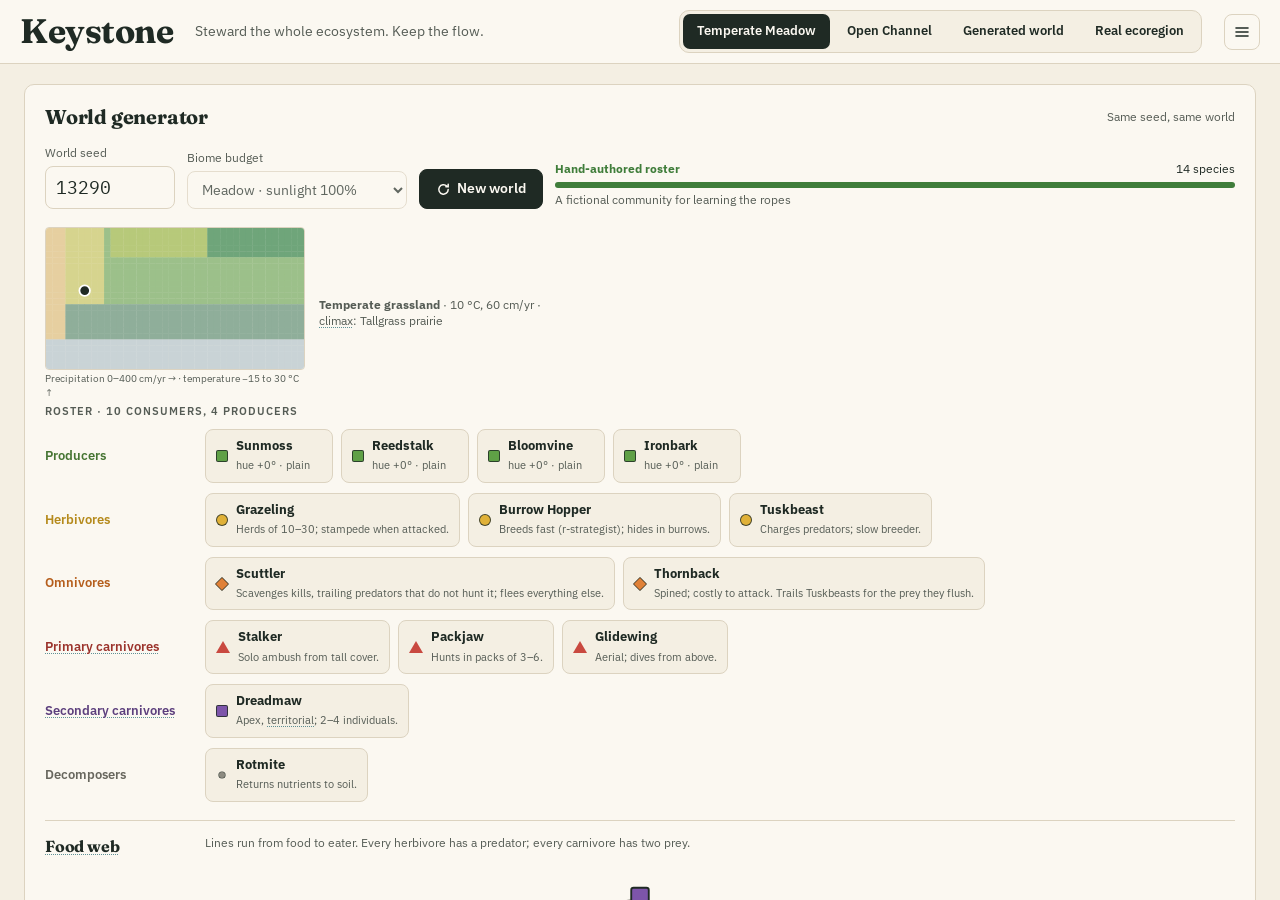
<file: index.html>
<!doctype html>
<html lang="en">
<head>
  <meta charset="utf-8">
  <meta name="viewport" content="width=device-width, initial-scale=1, viewport-fit=cover">
  <meta name="theme-color" content="#FBF8F1">
  <meta name="description" content="Keystone: steward a real ecosystem through 30 years of droughts, invasions and competing demands.">
  <title>Keystone</title>
  <link rel="icon" href="data:image/svg+xml,%3Csvg xmlns='http://www.w3.org/2000/svg' viewBox='0 0 32 32'%3E%3Cpath d='M16 3 29 28H3Z' fill='%235E9E45' stroke='%231F2A24' stroke-width='2'/%3E%3Cpath d='M16 3 22.5 15.5h-13Z' fill='%23C9483F'/%3E%3C/svg%3E">
  <link rel="preconnect" href="https://fonts.googleapis.com">
  <link rel="preconnect" href="https://fonts.gstatic.com" crossorigin>
  <link href="https://fonts.googleapis.com/css2?family=Fraunces:opsz,wght@9..144,500;9..144,700&family=IBM+Plex+Sans:wght@400;500;600&family=IBM+Plex+Mono:wght@500&display=swap" rel="stylesheet">
  <link rel="stylesheet" href="css/style.css">
</head>
<body>
<div id="app">

  <!-- ===== World view · Simulate ===== -->
  <section id="screen-world" class="world" hidden>
    <header class="bar">
      <div class="brand">Keystone</div>
      <div class="bar-title"><div class="eyebrow" id="tb-biome">Temperate Meadow</div><div class="bar-sub"><b id="tb-round">Round 1</b> <span class="dim" id="tb-of">of 30 · Plan</span></div></div>
      <div class="season" id="tb-season" aria-label="Season"></div>
      <div id="tb-event" class="chip chip-green" hidden></div>
      <div class="bar-spacer"></div>
      <div class="pill-stat" title="Stewardship Points fund management actions"><span>SP</span><b class="mono" id="tb-sp">0</b></div>
      <div class="pill-stat" title="Ecosystem Health Index, 0–100, as far as you can tell, and its trend"><span>EHI</span><b class="mono" id="tb-ehi">—</b><i id="tb-ehi-trend" class="trend"></i></div>
      <div class="pill-stat" title="Community mandate: stakeholders’ trust, weighted by influence"><span>Trust</span><b class="mono" id="tb-trust">—</b></div>
      <div class="season-left"><div class="eyebrow">Season left</div><div class="mono big" id="tb-timer">02:00</div></div>
      <div class="speed" role="group" aria-label="Simulation speed">
        <button data-speed="0" title="Pause (Space)" aria-label="Pause"><svg viewBox="0 0 16 16" aria-hidden="true"><rect x="3" y="3" width="3.5" height="10" rx="1"/><rect x="9.5" y="3" width="3.5" height="10" rx="1"/></svg></button>
        <button data-speed="1">1×</button><button data-speed="2">2×</button><button data-speed="4">4×</button>
      </div>
      <button class="icon-btn only-narrow" id="btn-toggle-left" title="Pyramids" aria-label="Pyramids">△</button>
      <button class="icon-btn only-narrow" id="btn-toggle-right" title="Steward panel" aria-label="Steward panel">●</button>
      <button class="icon-btn" data-menu title="Menu (Esc)" aria-label="Menu"><svg viewBox="0 0 16 16" aria-hidden="true"><path d="M2 4h12M2 8h12M2 12h12" stroke="currentColor" stroke-width="1.6" fill="none" stroke-linecap="round"/></svg></button>
    </header>

    <aside class="side side-left" id="panel-left">
      <h3 class="h-serif">Pyramids</h3>
      <div class="seg-small pyr-tabs" id="pyr-tabs" role="group" aria-label="Pyramid">
        <button type="button" data-kind="numbers" aria-pressed="false">Numbers</button>
        <button type="button" data-kind="biomass" aria-pressed="false">Biomass</button>
        <button type="button" data-kind="energy" aria-pressed="true">Energy</button>
      </div>
      <p class="caption" id="pyr-caption">Energy fixed at each level this round</p>
      <div id="pyramid" class="pyramid"></div>
      <p class="pyr-note" id="pyr-note" hidden></p>
      <div class="cycles" id="cycles-strip" aria-live="polite"></div>
      <p class="sun-note" id="sun-note"></p>
      <div class="legend" id="level-legend"></div>
    </aside>

    <div class="map-cell" id="map-cell">
      <canvas id="world" aria-label="Ecosystem map"></canvas>
      <div class="zoom-btns"><button id="zoom-in" aria-label="Zoom in">+</button><button id="zoom-out" aria-label="Zoom out">−</button></div>
      <div class="ov-ctl"><label class="sr-only" for="ov-select">Map overlay</label><select id="ov-select"><option value="">Map overlay: none</option></select><div id="ov-legend" hidden></div></div>
      <div id="inspector" class="inspector card" hidden aria-live="polite"></div>
      <div id="hint" class="hint card" hidden></div>
      <div id="debug-overlay" hidden></div>
    </div>

    <aside class="side side-right" id="panel-right">
      <div id="steward-panel"></div>
    </aside>

    <footer class="dir-bar" id="action-bar"></footer>
  </section>

  <!-- ===== New world ===== -->
  <section id="screen-newworld" class="screen" hidden>
    <header class="bar">
      <div class="brand big-brand">Keystone</div>
      <div class="caption tagline">Steward the whole ecosystem. Keep the flow.</div>
      <div class="bar-spacer"></div>
      <div class="tabs" role="tablist" id="mode-tabs">
        <button role="tab" data-mode="meadow">Temperate Meadow</button>
        <button role="tab" data-mode="channel">Open Channel</button>
        <button role="tab" data-mode="generated">Generated world</button>
        <button role="tab" data-mode="catalog" title="Real species from a U.S. ecoregion">Real ecoregion</button>
      </div>
      <button class="icon-btn" data-menu aria-label="Menu"><svg viewBox="0 0 16 16" aria-hidden="true"><path d="M2 4h12M2 8h12M2 12h12" stroke="currentColor" stroke-width="1.6" fill="none" stroke-linecap="round"/></svg></button>
    </header>
    <div class="screen-body">
      <div id="continue-box" class="continue-box card" hidden>
        <div><b>Saved run</b> <span class="caption" id="continue-info"></span></div>
        <div class="row gap"><label class="btn ghost" for="file-import">Import save</label><button class="btn primary" id="btn-continue">Continue run</button></div>
      </div>
      <div class="nw-grid">
        <div class="card pad-l">
          <div class="row between"><h2 class="h-serif">World generator</h2><span class="caption">Same seed, same world</span></div>
          <div id="nw-map" class="eco-map" hidden></div>
          <div class="gen-controls">
            <label class="field"><span class="caption">World seed</span><input id="nw-seed" class="mono" inputmode="numeric" maxlength="10"></label>
            <label class="field" id="nw-biome-field"><span class="caption">Biome budget</span><select id="nw-biome"></select></label>
            <label class="field" id="nw-eco-field" hidden><span class="caption">Ecoregion (EPA Level II)</span><select id="nw-eco"></select></label>
            <label class="field" id="nw-scen-field" hidden><span class="caption">Scenario</span><select id="nw-scen"></select></label>
            <button class="btn primary" id="nw-new"><svg viewBox="0 0 16 16" aria-hidden="true"><path d="M13 8a5 5 0 1 1-1.5-3.6M13 2.5V5h-2.5" fill="none" stroke="currentColor" stroke-width="1.6" stroke-linecap="round"/></svg>New world</button>
            <div class="stability" id="nw-stability"></div>
            <p class="caption" id="nw-share" hidden></p>
          </div>
          <div class="whittaker" id="nw-whittaker"></div>
          <div class="eyebrow" id="nw-roster-title">Roster</div>
          <div id="nw-roster" class="roster"></div>
          <div class="web-head"><h3 class="h-serif">Food web</h3><p class="caption">Lines run from food to eater. Every herbivore has a predator; every carnivore has two prey.</p></div>
          <div id="nw-web" class="food-web"></div>
        </div>
        <div class="card pad-l founder">
          <h2 class="h-serif">Stewardship</h2>
          <div id="nw-scenario"></div>
          <div class="row between diff-row"><span class="caption">Difficulty</span><div class="seg-small" id="nw-difficulty"></div></div>
          <p class="caption" id="nw-diff-note"></p>
          <label class="row check-row"><input type="checkbox" id="nw-climate"> <span><b>Climate change</b> <span class="caption">CO₂ rises each round and the climate warms</span></span></label>
          <label class="row check-row"><input type="checkbox" id="nw-volcanic"> <span><b>Volcanic isle</b> <span class="caption">Start on bare rock: the whole run is primary succession</span></span></label>
          <label class="row check-row"><input type="checkbox" id="nw-realism"> <span><b>Realism</b> <span class="caption">Every efficiency in the textbook's range: endotherms keep 1–3% as new tissue, so food chains are short and predators scarce. Experimental: not balanced yet</span></span></label>
          <label class="row check-row"><input type="checkbox" id="nw-changing" checked> <span><b>Changing community</b> <span class="caption">Stakeholders arrive and leave; land comes up for sale</span></span></label>
          <div class="row between"><span></span><button class="btn primary" id="nw-begin">Begin as steward <span aria-hidden="true">→</span></button></div>
        </div>
      </div>
    </div>
  </section>

  <!-- ===== Round report ===== -->
  <section id="screen-report" class="screen" hidden>
    <header class="bar">
      <div class="brand">Keystone</div>
      <div class="bar-sub"><b id="rp-round">Round 1</b> <span class="dim">of 30 · Report</span></div>
      <div class="bar-spacer"></div>
      <div id="rp-chips" class="row gap"></div>
      <button class="icon-btn" data-menu aria-label="Menu"><svg viewBox="0 0 16 16" aria-hidden="true"><path d="M2 4h12M2 8h12M2 12h12" stroke="currentColor" stroke-width="1.6" fill="none" stroke-linecap="round"/></svg></button>
    </header>
    <div class="screen-body">
      <div id="rp-outcome" class="outcome" hidden></div>
      <div class="rp-grid">
        <div class="card pad-l rp-ehi">
          <div class="row between"><h2 class="h-serif">Ecosystem Health Index</h2><b class="mono huge" id="rp-ehi-total">—</b></div>
          <div id="rp-ehi" class="ehi-list"></div>
          <div id="rp-goals" class="goals"></div>
        </div>
        <div class="card pad-l rp-sankey">
          <div class="row between wrap"><h2 class="h-serif">Energy</h2>
            <div class="row gap"><div class="seg-small" id="rp-energy-tabs"><button data-view="chain" aria-pressed="true">Energy chain</button><button data-view="flow" aria-pressed="false">Consumer flow</button></div>
            <select id="rp-chain-of" aria-label="Chain for"></select>
            <label class="row check-row small"><input type="checkbox" id="rp-textbook"> <span>Textbook example</span></label></div></div>
          <p class="caption" id="rp-sankey-note"></p>
          <div id="rp-chain" class="chain"></div>
          <div id="rp-sankey" class="sankey" hidden></div>
        </div>
        <div class="card pad-l rp-pops">
          <h2 class="h-serif">Populations this round</h2>
          <p class="caption">Percent of each species at round start: the biggest movers</p>
          <canvas id="rp-popchart" width="520" height="300" aria-label="Population chart"></canvas>
          <ul id="rp-legend" class="pop-legend"></ul>
        </div>
        <div class="card pad-l rp-demog">
          <div class="row between"><h2 class="h-serif">Demography</h2><span class="caption">N1 = N0 + B + I − D − E · r = ((B + I) − (D + E)) ÷ N0</span></div>
          <div id="rp-demog" class="demog-table"></div>
        </div>
        <div class="card pad-l rp-inter">
          <div class="row between"><h2 class="h-serif">Interactions and diversity</h2><span class="caption" id="rp-div"></span></div>
          <ul id="rp-inter" class="inter-list"></ul>
          <ul id="rp-notes" class="inter-list"></ul>
          <div id="rp-keystone" class="keystone-box"></div>
        </div>
        <div class="card pad-l rp-community">
          <div class="row between"><h2 class="h-serif">The community</h2><b class="mono huge" id="rp-mandate">—</b></div>
          <div id="rp-community"></div>
        </div>
        <div class="card dark pad-l rp-mp">
          <div class="row between"><h2 class="h-serif">Stewardship Points</h2><b class="mono huge" id="rp-sp-total">0</b></div>
          <table id="rp-sp" class="mp-table"></table>
          <div class="export-row"><span class="caption">Export CSV:</span> <button class="linklike" data-csv="efficiencies">efficiencies</button> <button class="linklike" data-csv="pyramids">pyramids</button> <button class="linklike" data-csv="demography">demography</button></div>
          <button class="btn light wide" id="rp-continue">Plan next round <span aria-hidden="true">→</span></button>
        </div>
      </div>
    </div>
  </section>

  <!-- ===== Codex ===== -->
  <section id="screen-codex" class="screen" hidden>
    <header class="bar">
      <div class="brand">Keystone</div>
      <div class="bar-sub"><b>Codex</b> <span class="dim" id="cx-sub"></span></div>
      <div class="seg-small" id="cx-tabs"><button data-tab="species" aria-pressed="true">Species</button><button data-tab="concepts" aria-pressed="false">Concepts</button></div>
      <div class="bar-spacer"></div>
      <button class="btn ghost small" data-close><svg viewBox="0 0 16 16" aria-hidden="true"><path d="M4 4l8 8M12 4l-8 8" stroke="currentColor" stroke-width="1.6"/></svg>Close</button>
    </header>
    <div class="cx-grid">
      <nav class="cx-list" id="cx-list" aria-label="Codex entries"></nav>
      <div class="cx-main" id="cx-main"></div>
    </div>
  </section>

  <!-- ===== Run end ===== -->
  <section id="screen-end" class="screen" hidden>
    <div class="end-body">
      <div class="eyebrow" id="end-eyebrow">Run complete</div>
      <h1 class="h-serif" id="end-title">Victory</h1>
      <p id="end-sub" class="lead"></p>
      <table id="end-score" class="score-table"></table>
      <div class="row gap center"><button class="btn ghost" data-open="codex">Open the Codex</button><button class="btn accent" id="end-new">New run</button></div>
    </div>
  </section>

  <div id="toasts" aria-live="polite"></div>

  <!-- ===== Menu ===== -->
  <div id="modal-menu" class="modal" hidden>
    <div class="modal-card" role="dialog" aria-modal="true" aria-labelledby="menu-title">
      <h2 class="h-serif" id="menu-title">Menu</h2>
      <div class="settings">
        <label>Music <input type="range" id="set-music" min="0" max="1" step="0.05"></label>
        <label>Effects <input type="range" id="set-sfx" min="0" max="1" step="0.05"></label>
        <label class="check"><input type="checkbox" id="set-hints"> Tutorial hints</label>
        <label class="check"><input type="checkbox" id="set-debug"> Show energy ledger check</label>
      </div>
      <div class="menu-actions">
        <button class="btn primary" id="menu-resume">Resume</button>
        <button class="btn ghost" id="menu-export">Export save</button>
        <label class="btn ghost" for="file-import">Import save</label>
        <button class="btn ghost danger" id="menu-quit">Quit to New world</button>
      </div>
      <p class="caption">The game autosaves at the start of every Plan phase.</p>
      <details class="controls-help" id="menu-credits">
        <summary>Data sources</summary>
        <div id="credits-body" class="caption"></div>
      </details>
      <details class="controls-help">
        <summary>Controls</summary>
        <table>
          <tr><th>Pan</th><td>Drag or WASD</td><td>One-finger drag</td></tr>
          <tr><th>Zoom</th><td>Scroll wheel</td><td>Pinch</td></tr>
          <tr><th>Inspect</th><td>Left-click</td><td>Tap</td></tr>
          <tr><th>Place an action</th><td>Pick it, then click the map</td><td>Pick it, then tap</td></tr>
          <tr><th>Cancel placing</th><td>Esc or right-click</td><td>Pick it again</td></tr>
          <tr><th>Pause</th><td>Space</td><td>Pause button</td></tr>
          <tr><th>Speed</th><td>+ / −</td><td>Speed buttons</td></tr>
        </table>
      </details>
    </div>
  </div>

  <input type="file" id="file-import" accept=".json,application/json" hidden>
</div>

<script src="js/balance.js"></script>
<script src="js/genes.js"></script>
<script src="js/data.js"></script>
<script src="js/sim.js"></script>
<script src="js/cycles.js"></script>
<script src="js/populations.js"></script>
<script src="js/demography.js"></script>
<script src="js/succession.js"></script>
<script src="js/interactions.js"></script>
<script src="js/keystone.js"></script>
<script src="js/knowledge.js"></script>
<script src="js/stakeholders.js"></script>
<script src="js/overlays.js"></script>
<script src="js/concepts.js"></script>
<script src="js/concepttips.js"></script>
<script src="js/steward.js"></script>
<script src="js/energy.js"></script>
<script src="js/scenarios.js"></script>
<script src="js/catalog.js"></script>
<script src="js/catalogs/index.js"></script>
<script src="js/catalogs/usmap.js"></script>
<script src="js/generator.js"></script>
<script src="js/sprites.js"></script>
<script src="js/spritetweaks.js"></script>
<script src="js/templates.js"></script>
<script src="js/templates-more.js"></script>
<script src="js/render.js"></script>
<script src="js/audio.js"></script>
<script src="js/ui.js"></script>
<script src="js/screens.js"></script>
<script src="js/stewardui.js"></script>
<script src="js/game.js"></script>
</body>
</html>
</file>
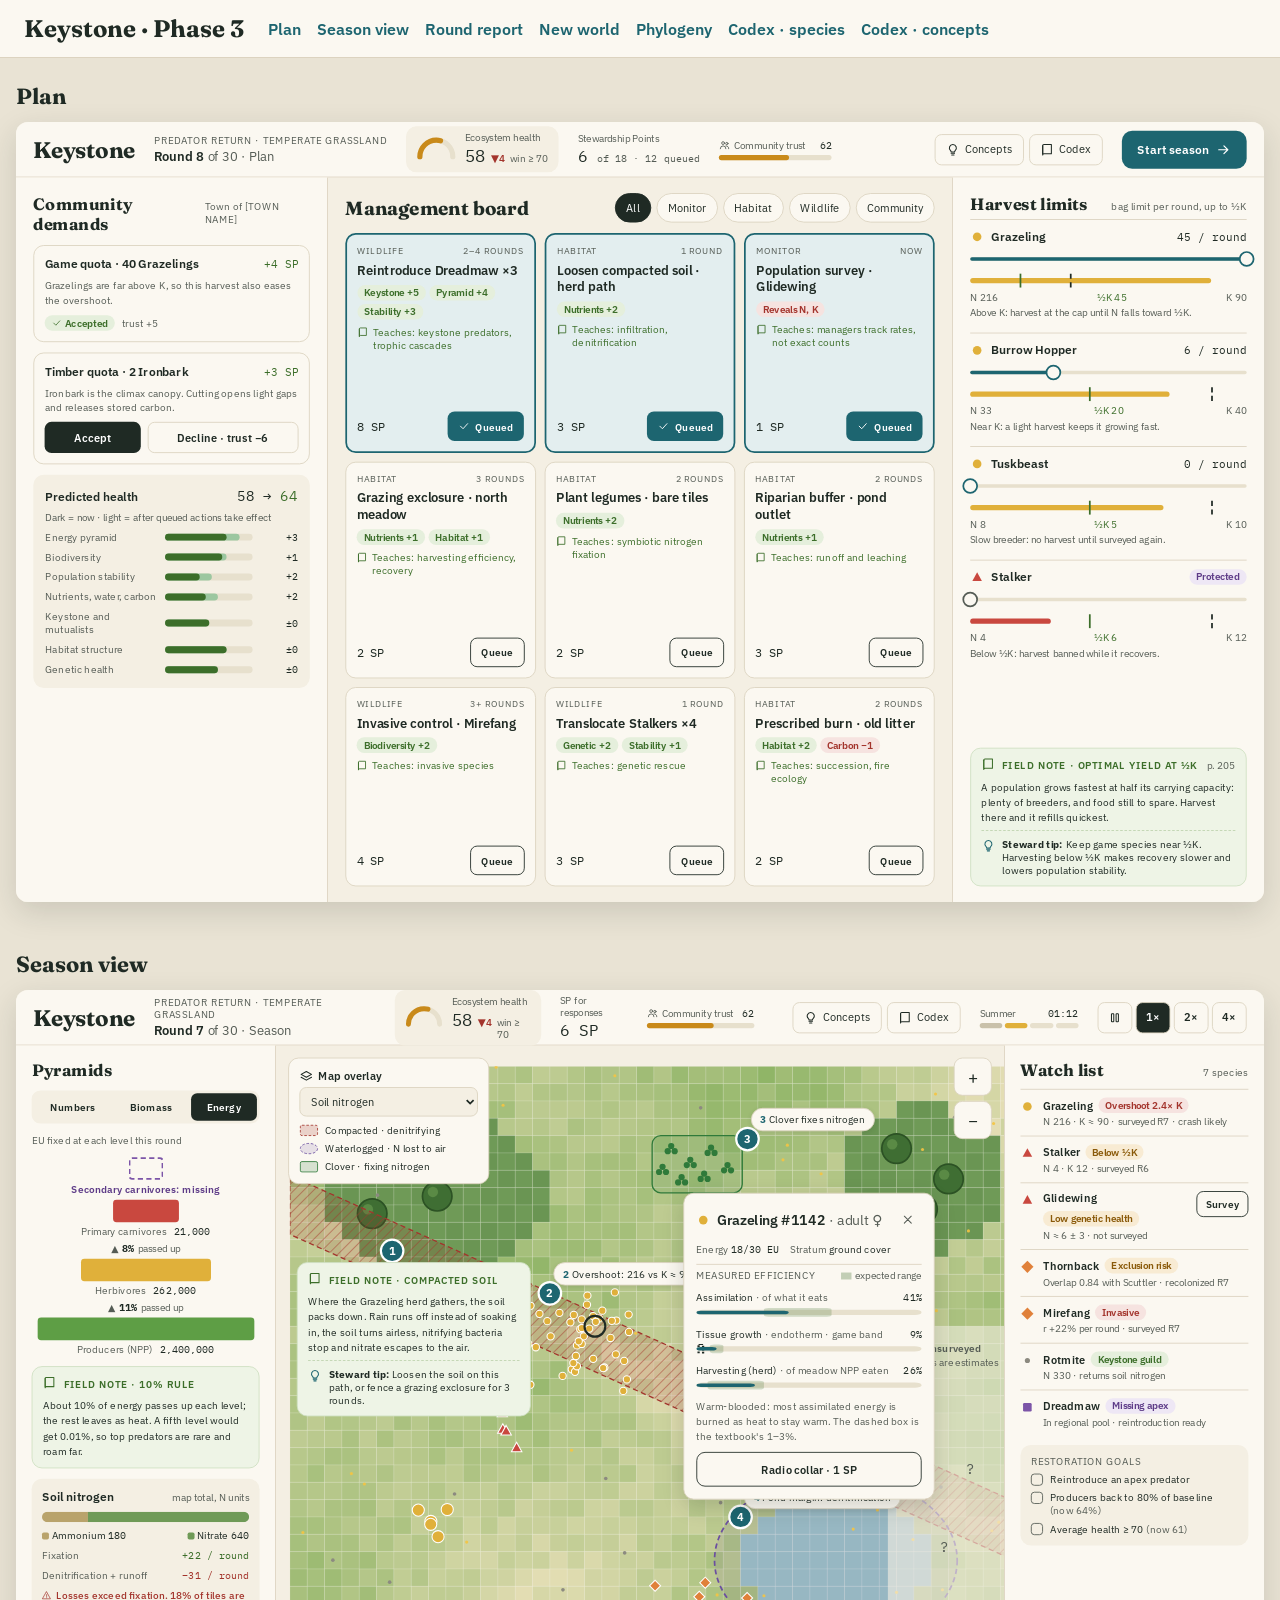
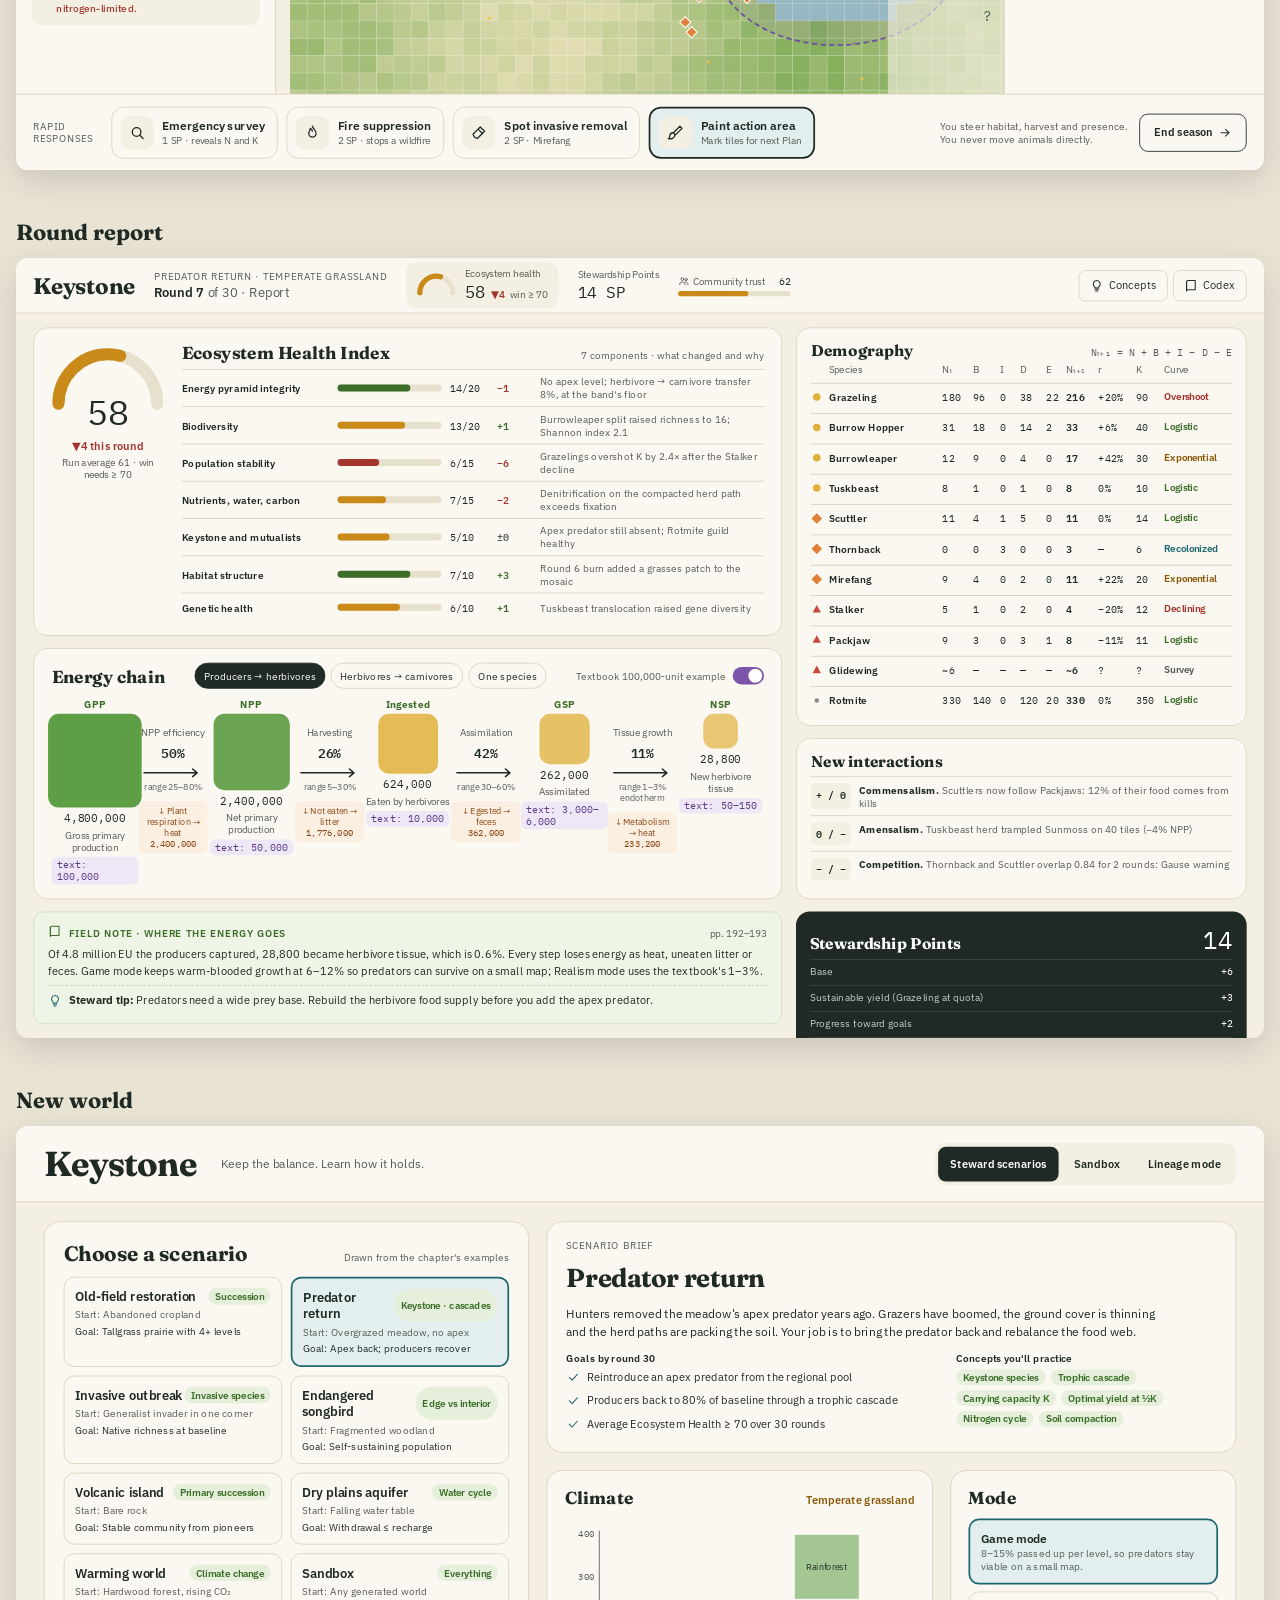
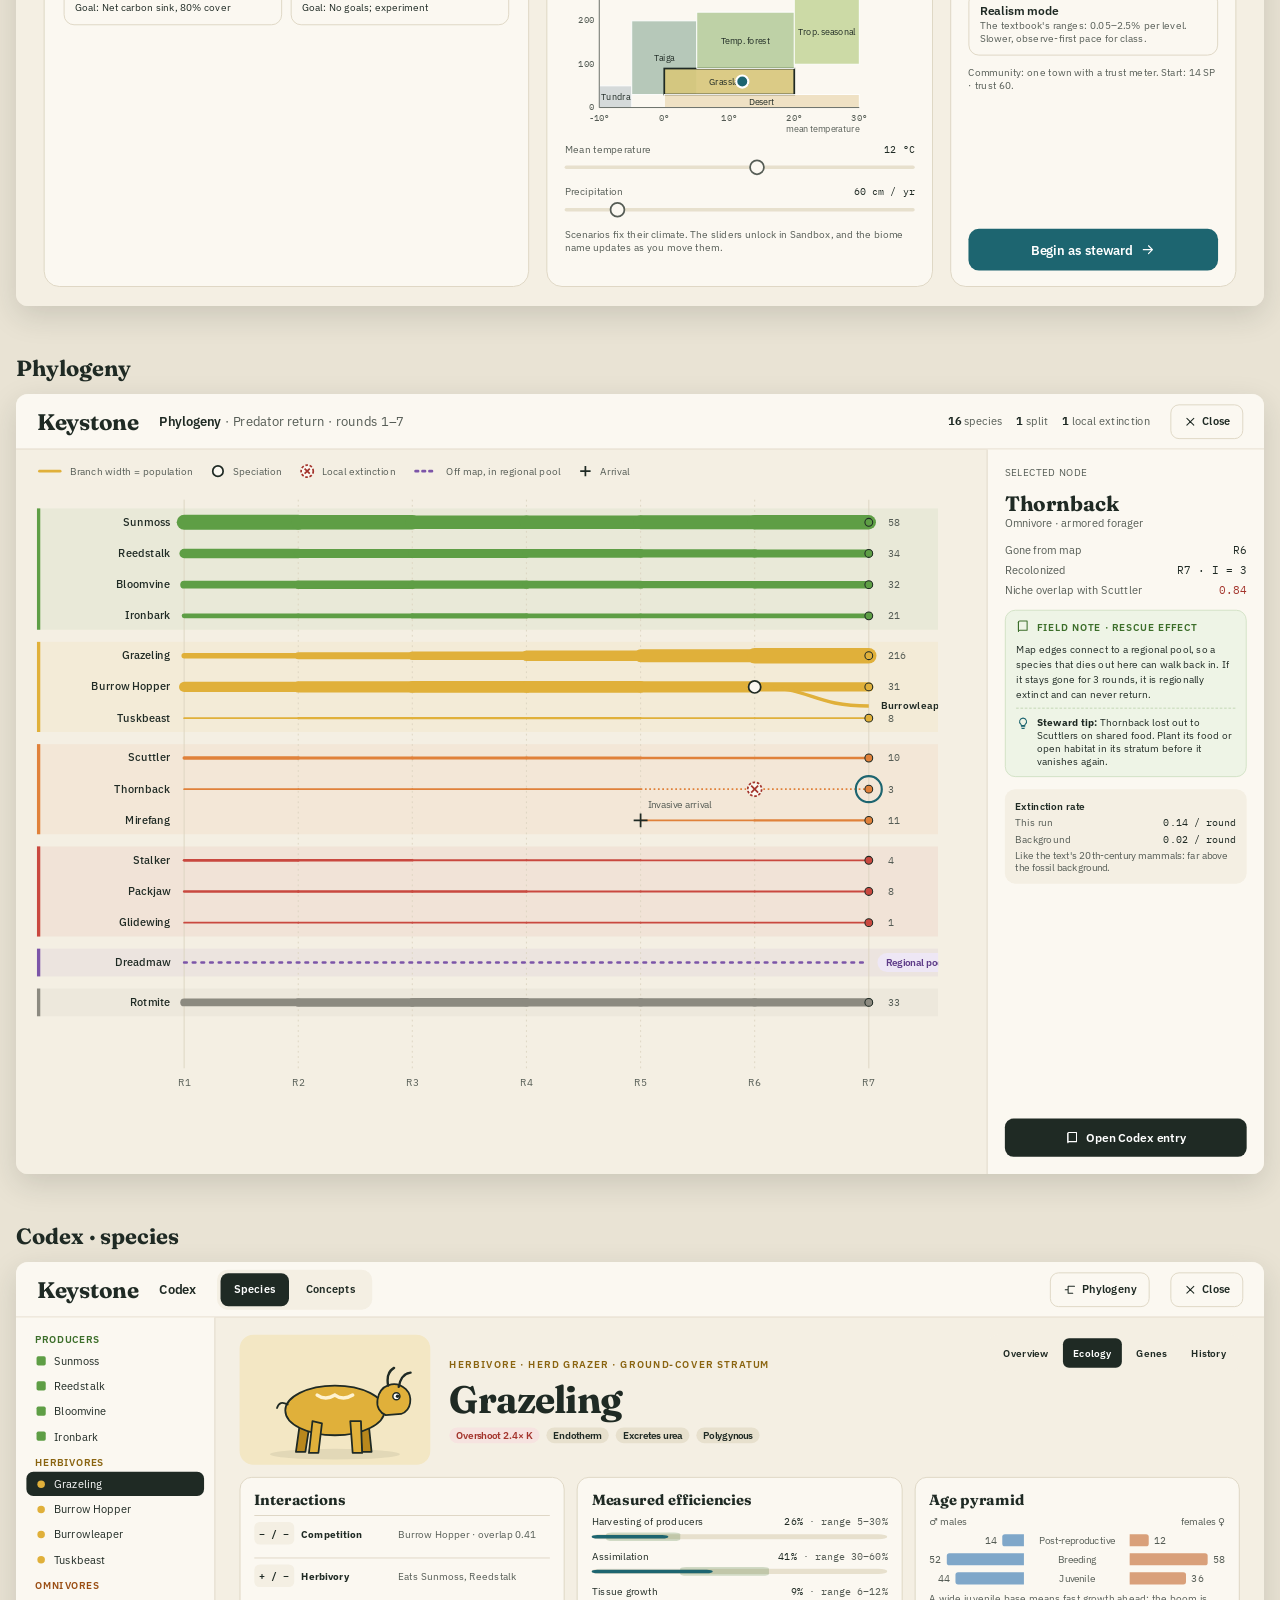
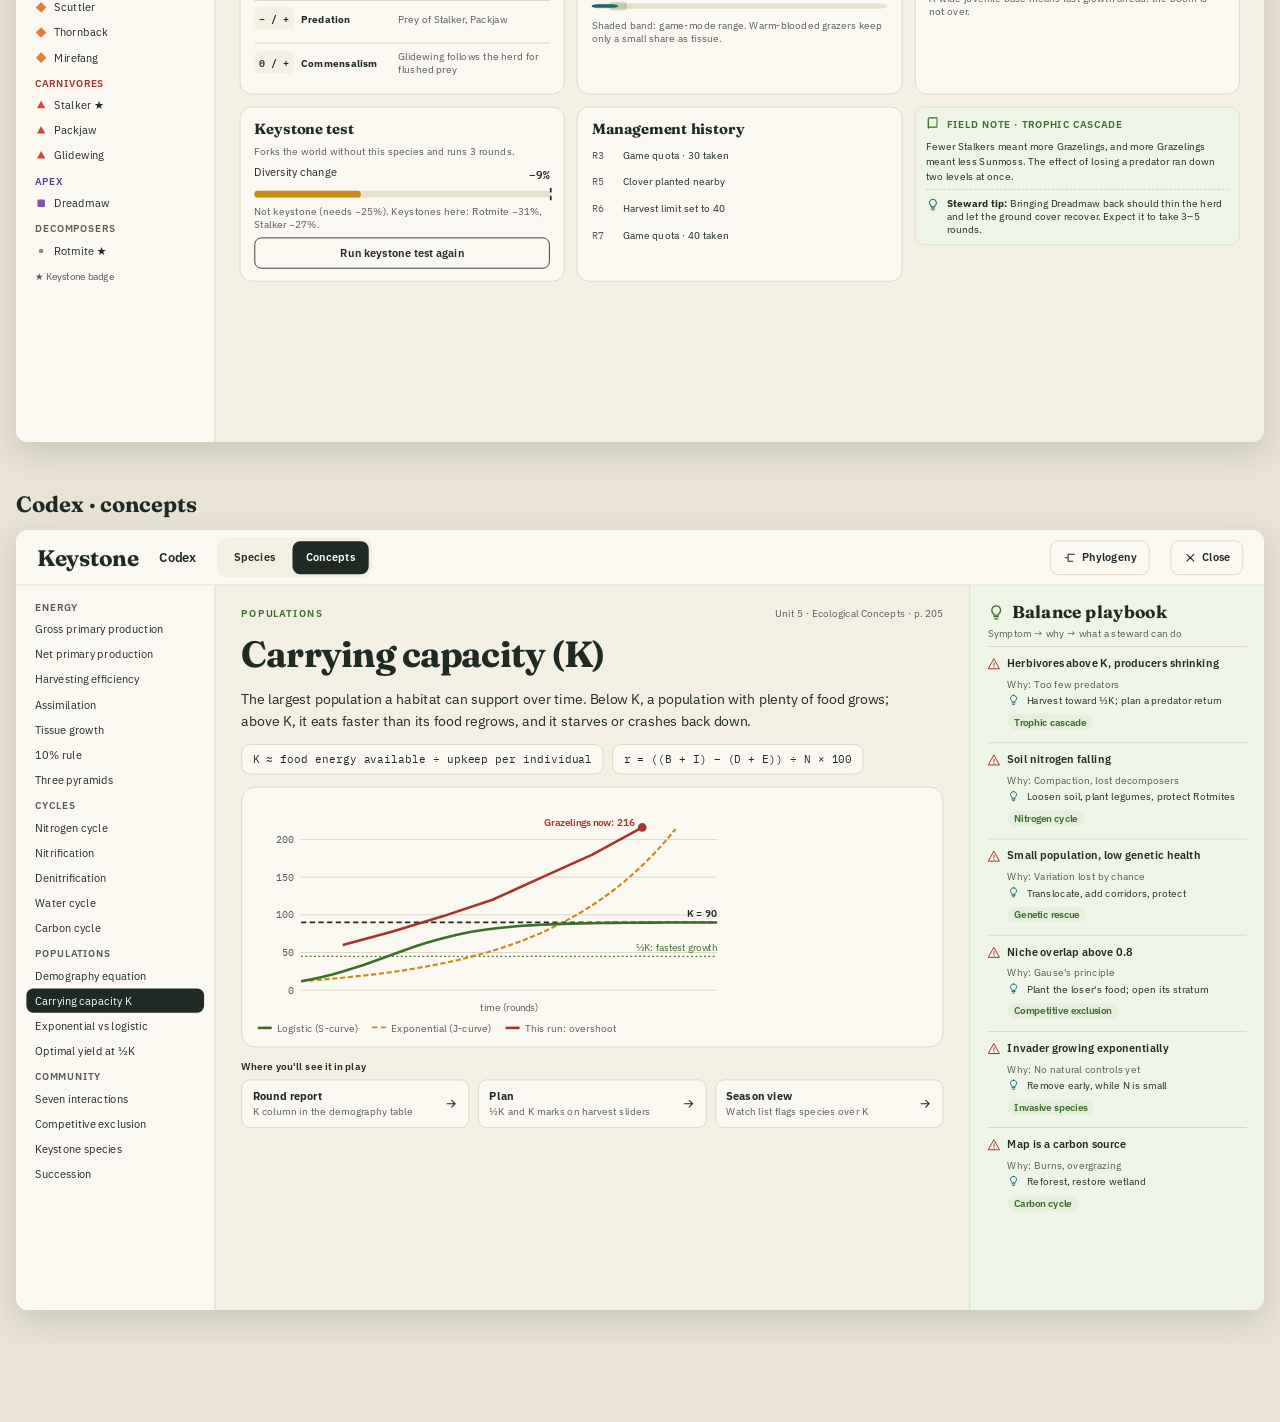
<file: Keystone_UI_Design.html>
<!DOCTYPE html>
<html lang="en">
<head>
<meta charset="utf-8">
<meta name="viewport" content="width=device-width, initial-scale=1">
<title>Keystone UI design</title>
<link rel="preconnect" href="https://fonts.googleapis.com"><link href="https://fonts.googleapis.com/css2?family=Fraunces:opsz,wght@9..144,500;9..144,700&amp;family=IBM+Plex+Sans:wght@400;500;600&amp;family=IBM+Plex+Mono:wght@500&amp;display=swap" rel="stylesheet">
<style>
*{box-sizing:border-box}
body{margin:0;font-family:'IBM Plex Sans',system-ui,sans-serif;background:#E9E3D4;color:#1F2A24}
header.top{position:sticky;top:0;z-index:10;display:flex;flex-wrap:wrap;gap:8px 24px;align-items:center;padding:14px 24px;background:#FBF8F1;border-bottom:1px solid #DCD3C0}
header.top h1{margin:0;font-family:Fraunces,Georgia,serif;font-size:24px}
header.top nav{display:flex;flex-wrap:wrap;gap:16px}
header.top nav a{color:#1D6570;font-weight:600;text-decoration:none}
header.top nav a:hover{text-decoration:underline}
main{max-width:1488px;margin:0 auto;padding:24px 16px 64px}
.screen{margin-bottom:48px;scroll-margin-top:80px}
.screen h2{font-family:Fraunces,Georgia,serif;font-size:22px;margin:0 0 12px}
.frame{width:100%;overflow:hidden;border-radius:12px;box-shadow:0 10px 30px rgba(31,42,36,.15);background:#F4EFE3}
.stage{width:1440px;height:900px;transform-origin:0 0}
button{font-family:inherit;cursor:pointer}
</style>
</head>
<body>
<header class="top"><h1>Keystone · Phase 3</h1><nav><a href="#plan">Plan</a><a href="#world">Season view</a><a href="#report">Round report</a><a href="#newworld">New world</a><a href="#phylogeny">Phylogeny</a><a href="#codex">Codex · species</a><a href="#concepts">Codex · concepts</a></nav></header>
<main>
<section id="plan" class="screen"><h2>Plan</h2><div class="frame"><div class="stage"><div style="width: 1440px; height: 900px; display: flex; flex-direction: column; background: #F4EFE3; overflow: hidden;"><header style="height: 64px; box-sizing: border-box; padding: 0 20px; display: flex; align-items: center; gap: 22px; background: #FBF8F1; border-bottom: 1px solid #DCD3C0;">
<div style="font-family: Fraunces, Georgia, serif; font-size: 26px; font-weight: 700; letter-spacing: -0.5px;">Keystone</div>
<div style="display: flex; flex-direction: column; gap: 2px;"><div style="font-size: 11px; letter-spacing: 1px; text-transform: uppercase; color: #555C55;">Predator return · Temperate grassland</div><div style="font-size: 15px; font-weight: 600;">Round 8 <span style="color: #555C55; font-weight: 400;">of 30 · Plan</span></div></div>
<div style="display: flex; align-items: center; gap: 10px; padding: 6px 12px; border-radius: 12px; background: #F4EFE3;"><svg width="46" height="29" viewBox="0 0 46 29" aria-hidden="true"><path d="M4.0 23.0 A 19.0 19.0 0 0 1 42.0 23.0" fill="none" stroke="#E7E0CD" stroke-width="6" stroke-linecap="round"/><path d="M4.0 23.0 A 19.0 19.0 0 0 1 42.0 23.0" fill="none" stroke="#C98A1A" stroke-width="6" stroke-linecap="round" stroke-dasharray="34.6 59.7"/></svg><div><div style="font-size: 11px; color: #555C55;">Ecosystem health</div><div style="display: flex; align-items: baseline; gap: 6px;"><span style="font-family: 'IBM Plex Mono', monospace; font-size: 20px;">58</span><span style="font-size: 12px; color: #A3342C; font-weight: 600;">▼4</span><span style="font-size: 11px; color: #555C55;">win ≥ 70</span></div></div></div>
<div style="display: flex; flex-direction: column; gap: 2px;"><div style="font-size: 11px; color: #555C55;">Stewardship Points</div><div style="font-family: 'IBM Plex Mono', monospace; font-size: 18px;">6 <span style="font-size: 12px; color: #555C55;">of 18 · 12 queued</span></div></div>
<div style="display: flex; flex-direction: column; gap: 4px; width: 130px;"><div style="display: flex; justify-content: space-between; font-size: 11px; color: #555C55;"><span style="display: flex; gap: 4px; align-items: center;"><svg width="13" height="13" viewBox="0 0 24 24" fill="none" stroke="currentColor" stroke-width="1.8" stroke-linecap="round" stroke-linejoin="round" aria-hidden="true"><circle cx="9" cy="8" r="3"/><path d="M3 20a6 6 0 0 1 12 0"/><circle cx="17" cy="9" r="2.5"/><path d="M15 14a5 5 0 0 1 6 6"/></svg>Community trust</span><span style="font-family: 'IBM Plex Mono', monospace; color: #1F2A24;">62</span></div><div style="height: 6px; border-radius: 3px; background: #E7E0CD;"><div style="width: 62%; height: 100%; border-radius: 3px; background: #C98A1A;"></div></div></div>
<div style="flex-grow: 1;"></div>
<nav aria-label="Reference" style="display: flex; gap: 6px;"><a href="#concepts" style="height: 36px; padding: 0 12px; border-radius: 8px; border: 1px solid #DCD3C0; display: flex; align-items: center; gap: 6px; font-size: 13px; color: #1F2A24; text-decoration: none;"><svg width="16" height="16" viewBox="0 0 24 24" fill="none" stroke="currentColor" stroke-width="1.8" stroke-linecap="round" stroke-linejoin="round" aria-hidden="true"><path d="M9 18h6M10 21h4"/><path d="M12 3a6 6 0 0 0-4 10.5c.8.8 1 1.5 1 2.5h6c0-1 .2-1.7 1-2.5A6 6 0 0 0 12 3z"/></svg>Concepts</a><a href="#codex" style="height: 36px; padding: 0 12px; border-radius: 8px; border: 1px solid #DCD3C0; display: flex; align-items: center; gap: 6px; font-size: 13px; color: #1F2A24; text-decoration: none;"><svg width="16" height="16" viewBox="0 0 24 24" fill="none" stroke="currentColor" stroke-width="1.8" stroke-linecap="round" stroke-linejoin="round" aria-hidden="true"><path d="M4 5a2 2 0 0 1 2-2h13v16H6a2 2 0 0 0-2 2z"/><path d="M4 19V5"/></svg>Codex</a></nav>
<a href="#world" style="height: 44px; padding: 0 18px; border-radius: 12px; background: #1D6570; color: #FFFFFF; display: flex; align-items: center; gap: 8px; font-size: 14px; font-weight: 600; text-decoration: none;">Start season <svg width="18" height="18" viewBox="0 0 24 24" fill="none" stroke="#FFFFFF" stroke-width="1.8" stroke-linecap="round" stroke-linejoin="round" aria-hidden="true"><path d="M5 12h14M13 6l6 6-6 6"/></svg></a>
</header><div style="display: flex; height: 836px;"><aside style="width: 360px; box-sizing: border-box; padding: 18px 20px; background: #FBF8F1; border-right: 1px solid #DCD3C0; display: flex; flex-direction: column; gap: 12px;">
<div style="display: flex; justify-content: space-between; align-items: baseline;"><div style="font-family: Fraunces, Georgia, serif; font-size: 19px; font-weight: 700;">Community demands</div><div style="font-size: 12px; color: #555C55;">Town of [TOWN NAME]</div></div>
<div style="padding: 12px; border-radius: 12px; background: #FBF8F1; border: 1px solid #DCD3C0; display: flex; flex-direction: column; gap: 8px;">
<div style="display: flex; justify-content: space-between; align-items: baseline;"><span style="font-size: 14px; font-weight: 600;">Game quota · 40 Grazelings</span><span style="font-family: 'IBM Plex Mono', monospace; font-size: 13px; color: #3C6E2A;">+4 SP</span></div>
<div style="font-size: 12px; color: #555C55; line-height: 1.4;">Grazelings are far above K, so this harvest also eases the overshoot.</div><div style="display: flex; gap: 8px; align-items: center;"><span style="display: inline-flex; align-items: center; gap: 4px; padding: 2px 8px; border-radius: 999px; background: #E5EFDC; color: #3C6E2A; font-size: 11px; font-weight: 600; white-space: nowrap;"><svg width="12" height="12" viewBox="0 0 24 24" fill="none" stroke="#3C6E2A" stroke-width="1.8" stroke-linecap="round" stroke-linejoin="round" aria-hidden="true"><path d="M5 12l5 5 9-10"/></svg> Accepted</span><span style="font-size: 12px; color: #555C55;">trust +5</span></div></div>
<div style="padding: 12px; border-radius: 12px; background: #FBF8F1; border: 1px solid #DCD3C0; display: flex; flex-direction: column; gap: 8px;">
<div style="display: flex; justify-content: space-between; align-items: baseline;"><span style="font-size: 14px; font-weight: 600;">Timber quota · 2 Ironbark</span><span style="font-family: 'IBM Plex Mono', monospace; font-size: 13px; color: #3C6E2A;">+3 SP</span></div>
<div style="font-size: 12px; color: #555C55; line-height: 1.4;">Ironbark is the climax canopy. Cutting opens light gaps and releases stored carbon.</div><div style="display: flex; gap: 8px;"><button type="button" style="flex-grow: 1; height: 36px; border-radius: 8px; border: none; background: #1F2A24; color: #FFFFFF; font-size: 13px; font-weight: 600;">Accept</button><button type="button" style="flex-grow: 1; height: 36px; border-radius: 8px; border: 1px solid #DCD3C0; background: #FBF8F1; color: #1F2A24; font-size: 13px; font-weight: 600;">Decline · trust −6</button></div></div>
<div style="display: flex; flex-direction: column; gap: 8px; padding: 14px; border-radius: 12px; background: #F4EFE3;">
<div style="display: flex; justify-content: space-between; align-items: baseline;"><div style="font-size: 14px; font-weight: 600;">Predicted health</div><div style="font-family: 'IBM Plex Mono', monospace; font-size: 16px;">58 → <span style="color: #3C6E2A;">64</span></div></div>
<div style="font-size: 11px; color: #555C55;">Dark = now · light = after queued actions take effect</div>
<div style="display: grid; grid-template-columns: 130px minmax(0, 1fr) 44px; gap: 8px; align-items: center; font-size: 12px;"><span style="color: #555C55;">Energy pyramid</span>
<div style="height: 8px; border-radius: 4px; background: #E7E0CD; position: relative;"><div style="position: absolute; left: 0; top: 0; height: 100%; width: 85%; border-radius: 4px; background: #9CC7A0;"></div><div style="position: absolute; left: 0; top: 0; height: 100%; width: 70%; border-radius: 4px; background: #3C6E2A;"></div></div>
<span style="font-family: 'IBM Plex Mono', monospace; text-align: right;">+3</span></div><div style="display: grid; grid-template-columns: 130px minmax(0, 1fr) 44px; gap: 8px; align-items: center; font-size: 12px;"><span style="color: #555C55;">Biodiversity</span>
<div style="height: 8px; border-radius: 4px; background: #E7E0CD; position: relative;"><div style="position: absolute; left: 0; top: 0; height: 100%; width: 70%; border-radius: 4px; background: #9CC7A0;"></div><div style="position: absolute; left: 0; top: 0; height: 100%; width: 65%; border-radius: 4px; background: #3C6E2A;"></div></div>
<span style="font-family: 'IBM Plex Mono', monospace; text-align: right;">+1</span></div><div style="display: grid; grid-template-columns: 130px minmax(0, 1fr) 44px; gap: 8px; align-items: center; font-size: 12px;"><span style="color: #555C55;">Population stability</span>
<div style="height: 8px; border-radius: 4px; background: #E7E0CD; position: relative;"><div style="position: absolute; left: 0; top: 0; height: 100%; width: 53%; border-radius: 4px; background: #9CC7A0;"></div><div style="position: absolute; left: 0; top: 0; height: 100%; width: 40%; border-radius: 4px; background: #3C6E2A;"></div></div>
<span style="font-family: 'IBM Plex Mono', monospace; text-align: right;">+2</span></div><div style="display: grid; grid-template-columns: 130px minmax(0, 1fr) 44px; gap: 8px; align-items: center; font-size: 12px;"><span style="color: #555C55;">Nutrients, water, carbon</span>
<div style="height: 8px; border-radius: 4px; background: #E7E0CD; position: relative;"><div style="position: absolute; left: 0; top: 0; height: 100%; width: 60%; border-radius: 4px; background: #9CC7A0;"></div><div style="position: absolute; left: 0; top: 0; height: 100%; width: 47%; border-radius: 4px; background: #3C6E2A;"></div></div>
<span style="font-family: 'IBM Plex Mono', monospace; text-align: right;">+2</span></div><div style="display: grid; grid-template-columns: 130px minmax(0, 1fr) 44px; gap: 8px; align-items: center; font-size: 12px;"><span style="color: #555C55;">Keystone and mutualists</span>
<div style="height: 8px; border-radius: 4px; background: #E7E0CD; position: relative;"><div style="position: absolute; left: 0; top: 0; height: 100%; width: 50%; border-radius: 4px; background: #9CC7A0;"></div><div style="position: absolute; left: 0; top: 0; height: 100%; width: 50%; border-radius: 4px; background: #3C6E2A;"></div></div>
<span style="font-family: 'IBM Plex Mono', monospace; text-align: right;">±0</span></div><div style="display: grid; grid-template-columns: 130px minmax(0, 1fr) 44px; gap: 8px; align-items: center; font-size: 12px;"><span style="color: #555C55;">Habitat structure</span>
<div style="height: 8px; border-radius: 4px; background: #E7E0CD; position: relative;"><div style="position: absolute; left: 0; top: 0; height: 100%; width: 70%; border-radius: 4px; background: #9CC7A0;"></div><div style="position: absolute; left: 0; top: 0; height: 100%; width: 70%; border-radius: 4px; background: #3C6E2A;"></div></div>
<span style="font-family: 'IBM Plex Mono', monospace; text-align: right;">±0</span></div><div style="display: grid; grid-template-columns: 130px minmax(0, 1fr) 44px; gap: 8px; align-items: center; font-size: 12px;"><span style="color: #555C55;">Genetic health</span>
<div style="height: 8px; border-radius: 4px; background: #E7E0CD; position: relative;"><div style="position: absolute; left: 0; top: 0; height: 100%; width: 60%; border-radius: 4px; background: #9CC7A0;"></div><div style="position: absolute; left: 0; top: 0; height: 100%; width: 60%; border-radius: 4px; background: #3C6E2A;"></div></div>
<span style="font-family: 'IBM Plex Mono', monospace; text-align: right;">±0</span></div></div>
</aside><section style="flex-grow: 1; flex-basis: 0; box-sizing: border-box; padding: 18px 20px; display: flex; flex-direction: column; gap: 12px;">
<div style="display: flex; justify-content: space-between; align-items: center;"><div style="font-family: Fraunces, Georgia, serif; font-size: 22px; font-weight: 700;">Management board</div><div style="display: flex; gap: 6px;"><button type="button" style="height: 34px; padding: 0 12px; border-radius: 999px; border: 1px solid #1F2A24; background: #1F2A24; color: #FFFFFF; font-size: 13px;">All</button><button type="button" style="height: 34px; padding: 0 12px; border-radius: 999px; border: 1px solid #DCD3C0; background: #FBF8F1; color: #1F2A24; font-size: 13px;">Monitor</button><button type="button" style="height: 34px; padding: 0 12px; border-radius: 999px; border: 1px solid #DCD3C0; background: #FBF8F1; color: #1F2A24; font-size: 13px;">Habitat</button><button type="button" style="height: 34px; padding: 0 12px; border-radius: 999px; border: 1px solid #DCD3C0; background: #FBF8F1; color: #1F2A24; font-size: 13px;">Wildlife</button><button type="button" style="height: 34px; padding: 0 12px; border-radius: 999px; border: 1px solid #DCD3C0; background: #FBF8F1; color: #1F2A24; font-size: 13px;">Community</button></div></div>
<div style="display: grid; grid-template-columns: repeat(3, minmax(0, 1fr)); gap: 10px; flex-grow: 1;"><div style="padding: 12px; border-radius: 12px; background: #E3EEEF; border: 2px solid #1D6570; display: flex; flex-direction: column; gap: 7px;">
<div style="display: flex; justify-content: space-between; font-size: 10px; letter-spacing: 1px; text-transform: uppercase; color: #555C55;"><span>Wildlife</span><span>2–4 rounds</span></div>
<div style="font-size: 15px; font-weight: 600; line-height: 1.25;">Reintroduce Dreadmaw ×3</div>
<div style="display: flex; flex-wrap: wrap; gap: 4px;"><span style="display: inline-flex; align-items: center; gap: 4px; padding: 2px 8px; border-radius: 999px; background: #E5EFDC; color: #3C6E2A; font-size: 11px; font-weight: 600; white-space: nowrap;">Keystone +5</span><span style="display: inline-flex; align-items: center; gap: 4px; padding: 2px 8px; border-radius: 999px; background: #E5EFDC; color: #3C6E2A; font-size: 11px; font-weight: 600; white-space: nowrap;">Pyramid +4</span><span style="display: inline-flex; align-items: center; gap: 4px; padding: 2px 8px; border-radius: 999px; background: #E5EFDC; color: #3C6E2A; font-size: 11px; font-weight: 600; white-space: nowrap;">Stability +3</span></div>
<div style="font-size: 12px; color: #3C6E2A; display: flex; gap: 5px; align-items: flex-start;"><span style="padding-top: 1px;"><svg width="13" height="13" viewBox="0 0 24 24" fill="none" stroke="#3C6E2A" stroke-width="1.8" stroke-linecap="round" stroke-linejoin="round" aria-hidden="true"><path d="M4 5a2 2 0 0 1 2-2h13v16H6a2 2 0 0 0-2 2z"/><path d="M4 19V5"/></svg></span><span>Teaches: keystone predators, trophic cascades</span></div>
<div style="flex-grow: 1;"></div>
<div style="display: flex; align-items: center; justify-content: space-between;"><span style="font-family: 'IBM Plex Mono', monospace; font-size: 14px;">8 SP</span><button type="button" style="height: 34px; padding: 0 12px; border-radius: 8px; border: none; background: #1D6570; color: #FFFFFF; font-size: 12px; font-weight: 600; display: flex; align-items: center; gap: 6px;"><svg width="14" height="14" viewBox="0 0 24 24" fill="none" stroke="#FFFFFF" stroke-width="1.8" stroke-linecap="round" stroke-linejoin="round" aria-hidden="true"><path d="M5 12l5 5 9-10"/></svg>Queued</button></div>
</div><div style="padding: 12px; border-radius: 12px; background: #E3EEEF; border: 2px solid #1D6570; display: flex; flex-direction: column; gap: 7px;">
<div style="display: flex; justify-content: space-between; font-size: 10px; letter-spacing: 1px; text-transform: uppercase; color: #555C55;"><span>Habitat</span><span>1 round</span></div>
<div style="font-size: 15px; font-weight: 600; line-height: 1.25;">Loosen compacted soil · herd path</div>
<div style="display: flex; flex-wrap: wrap; gap: 4px;"><span style="display: inline-flex; align-items: center; gap: 4px; padding: 2px 8px; border-radius: 999px; background: #E5EFDC; color: #3C6E2A; font-size: 11px; font-weight: 600; white-space: nowrap;">Nutrients +2</span></div>
<div style="font-size: 12px; color: #3C6E2A; display: flex; gap: 5px; align-items: flex-start;"><span style="padding-top: 1px;"><svg width="13" height="13" viewBox="0 0 24 24" fill="none" stroke="#3C6E2A" stroke-width="1.8" stroke-linecap="round" stroke-linejoin="round" aria-hidden="true"><path d="M4 5a2 2 0 0 1 2-2h13v16H6a2 2 0 0 0-2 2z"/><path d="M4 19V5"/></svg></span><span>Teaches: infiltration, denitrification</span></div>
<div style="flex-grow: 1;"></div>
<div style="display: flex; align-items: center; justify-content: space-between;"><span style="font-family: 'IBM Plex Mono', monospace; font-size: 14px;">3 SP</span><button type="button" style="height: 34px; padding: 0 12px; border-radius: 8px; border: none; background: #1D6570; color: #FFFFFF; font-size: 12px; font-weight: 600; display: flex; align-items: center; gap: 6px;"><svg width="14" height="14" viewBox="0 0 24 24" fill="none" stroke="#FFFFFF" stroke-width="1.8" stroke-linecap="round" stroke-linejoin="round" aria-hidden="true"><path d="M5 12l5 5 9-10"/></svg>Queued</button></div>
</div><div style="padding: 12px; border-radius: 12px; background: #E3EEEF; border: 2px solid #1D6570; display: flex; flex-direction: column; gap: 7px;">
<div style="display: flex; justify-content: space-between; font-size: 10px; letter-spacing: 1px; text-transform: uppercase; color: #555C55;"><span>Monitor</span><span>now</span></div>
<div style="font-size: 15px; font-weight: 600; line-height: 1.25;">Population survey · Glidewing</div>
<div style="display: flex; flex-wrap: wrap; gap: 4px;"><span style="display: inline-flex; align-items: center; gap: 4px; padding: 2px 8px; border-radius: 999px; background: #F6E3E0; color: #A3342C; font-size: 11px; font-weight: 600; white-space: nowrap;">Reveals N, K</span></div>
<div style="font-size: 12px; color: #3C6E2A; display: flex; gap: 5px; align-items: flex-start;"><span style="padding-top: 1px;"><svg width="13" height="13" viewBox="0 0 24 24" fill="none" stroke="#3C6E2A" stroke-width="1.8" stroke-linecap="round" stroke-linejoin="round" aria-hidden="true"><path d="M4 5a2 2 0 0 1 2-2h13v16H6a2 2 0 0 0-2 2z"/><path d="M4 19V5"/></svg></span><span>Teaches: managers track rates, not exact counts</span></div>
<div style="flex-grow: 1;"></div>
<div style="display: flex; align-items: center; justify-content: space-between;"><span style="font-family: 'IBM Plex Mono', monospace; font-size: 14px;">1 SP</span><button type="button" style="height: 34px; padding: 0 12px; border-radius: 8px; border: none; background: #1D6570; color: #FFFFFF; font-size: 12px; font-weight: 600; display: flex; align-items: center; gap: 6px;"><svg width="14" height="14" viewBox="0 0 24 24" fill="none" stroke="#FFFFFF" stroke-width="1.8" stroke-linecap="round" stroke-linejoin="round" aria-hidden="true"><path d="M5 12l5 5 9-10"/></svg>Queued</button></div>
</div><div style="padding: 12px; border-radius: 12px; background: #FBF8F1; border: 1px solid #DCD3C0; display: flex; flex-direction: column; gap: 7px;">
<div style="display: flex; justify-content: space-between; font-size: 10px; letter-spacing: 1px; text-transform: uppercase; color: #555C55;"><span>Habitat</span><span>3 rounds</span></div>
<div style="font-size: 15px; font-weight: 600; line-height: 1.25;">Grazing exclosure · north meadow</div>
<div style="display: flex; flex-wrap: wrap; gap: 4px;"><span style="display: inline-flex; align-items: center; gap: 4px; padding: 2px 8px; border-radius: 999px; background: #E5EFDC; color: #3C6E2A; font-size: 11px; font-weight: 600; white-space: nowrap;">Nutrients +1</span><span style="display: inline-flex; align-items: center; gap: 4px; padding: 2px 8px; border-radius: 999px; background: #E5EFDC; color: #3C6E2A; font-size: 11px; font-weight: 600; white-space: nowrap;">Habitat +1</span></div>
<div style="font-size: 12px; color: #3C6E2A; display: flex; gap: 5px; align-items: flex-start;"><span style="padding-top: 1px;"><svg width="13" height="13" viewBox="0 0 24 24" fill="none" stroke="#3C6E2A" stroke-width="1.8" stroke-linecap="round" stroke-linejoin="round" aria-hidden="true"><path d="M4 5a2 2 0 0 1 2-2h13v16H6a2 2 0 0 0-2 2z"/><path d="M4 19V5"/></svg></span><span>Teaches: harvesting efficiency, recovery</span></div>
<div style="flex-grow: 1;"></div>
<div style="display: flex; align-items: center; justify-content: space-between;"><span style="font-family: 'IBM Plex Mono', monospace; font-size: 14px;">2 SP</span><button type="button" style="height: 34px; padding: 0 12px; border-radius: 8px; border: 1px solid #1F2A24; background: #FBF8F1; color: #1F2A24; font-size: 12px; font-weight: 600;">Queue</button></div>
</div><div style="padding: 12px; border-radius: 12px; background: #FBF8F1; border: 1px solid #DCD3C0; display: flex; flex-direction: column; gap: 7px;">
<div style="display: flex; justify-content: space-between; font-size: 10px; letter-spacing: 1px; text-transform: uppercase; color: #555C55;"><span>Habitat</span><span>2 rounds</span></div>
<div style="font-size: 15px; font-weight: 600; line-height: 1.25;">Plant legumes · bare tiles</div>
<div style="display: flex; flex-wrap: wrap; gap: 4px;"><span style="display: inline-flex; align-items: center; gap: 4px; padding: 2px 8px; border-radius: 999px; background: #E5EFDC; color: #3C6E2A; font-size: 11px; font-weight: 600; white-space: nowrap;">Nutrients +2</span></div>
<div style="font-size: 12px; color: #3C6E2A; display: flex; gap: 5px; align-items: flex-start;"><span style="padding-top: 1px;"><svg width="13" height="13" viewBox="0 0 24 24" fill="none" stroke="#3C6E2A" stroke-width="1.8" stroke-linecap="round" stroke-linejoin="round" aria-hidden="true"><path d="M4 5a2 2 0 0 1 2-2h13v16H6a2 2 0 0 0-2 2z"/><path d="M4 19V5"/></svg></span><span>Teaches: symbiotic nitrogen fixation</span></div>
<div style="flex-grow: 1;"></div>
<div style="display: flex; align-items: center; justify-content: space-between;"><span style="font-family: 'IBM Plex Mono', monospace; font-size: 14px;">2 SP</span><button type="button" style="height: 34px; padding: 0 12px; border-radius: 8px; border: 1px solid #1F2A24; background: #FBF8F1; color: #1F2A24; font-size: 12px; font-weight: 600;">Queue</button></div>
</div><div style="padding: 12px; border-radius: 12px; background: #FBF8F1; border: 1px solid #DCD3C0; display: flex; flex-direction: column; gap: 7px;">
<div style="display: flex; justify-content: space-between; font-size: 10px; letter-spacing: 1px; text-transform: uppercase; color: #555C55;"><span>Habitat</span><span>2 rounds</span></div>
<div style="font-size: 15px; font-weight: 600; line-height: 1.25;">Riparian buffer · pond outlet</div>
<div style="display: flex; flex-wrap: wrap; gap: 4px;"><span style="display: inline-flex; align-items: center; gap: 4px; padding: 2px 8px; border-radius: 999px; background: #E5EFDC; color: #3C6E2A; font-size: 11px; font-weight: 600; white-space: nowrap;">Nutrients +1</span></div>
<div style="font-size: 12px; color: #3C6E2A; display: flex; gap: 5px; align-items: flex-start;"><span style="padding-top: 1px;"><svg width="13" height="13" viewBox="0 0 24 24" fill="none" stroke="#3C6E2A" stroke-width="1.8" stroke-linecap="round" stroke-linejoin="round" aria-hidden="true"><path d="M4 5a2 2 0 0 1 2-2h13v16H6a2 2 0 0 0-2 2z"/><path d="M4 19V5"/></svg></span><span>Teaches: runoff and leaching</span></div>
<div style="flex-grow: 1;"></div>
<div style="display: flex; align-items: center; justify-content: space-between;"><span style="font-family: 'IBM Plex Mono', monospace; font-size: 14px;">3 SP</span><button type="button" style="height: 34px; padding: 0 12px; border-radius: 8px; border: 1px solid #1F2A24; background: #FBF8F1; color: #1F2A24; font-size: 12px; font-weight: 600;">Queue</button></div>
</div><div style="padding: 12px; border-radius: 12px; background: #FBF8F1; border: 1px solid #DCD3C0; display: flex; flex-direction: column; gap: 7px;">
<div style="display: flex; justify-content: space-between; font-size: 10px; letter-spacing: 1px; text-transform: uppercase; color: #555C55;"><span>Wildlife</span><span>3+ rounds</span></div>
<div style="font-size: 15px; font-weight: 600; line-height: 1.25;">Invasive control · Mirefang</div>
<div style="display: flex; flex-wrap: wrap; gap: 4px;"><span style="display: inline-flex; align-items: center; gap: 4px; padding: 2px 8px; border-radius: 999px; background: #E5EFDC; color: #3C6E2A; font-size: 11px; font-weight: 600; white-space: nowrap;">Biodiversity +2</span></div>
<div style="font-size: 12px; color: #3C6E2A; display: flex; gap: 5px; align-items: flex-start;"><span style="padding-top: 1px;"><svg width="13" height="13" viewBox="0 0 24 24" fill="none" stroke="#3C6E2A" stroke-width="1.8" stroke-linecap="round" stroke-linejoin="round" aria-hidden="true"><path d="M4 5a2 2 0 0 1 2-2h13v16H6a2 2 0 0 0-2 2z"/><path d="M4 19V5"/></svg></span><span>Teaches: invasive species</span></div>
<div style="flex-grow: 1;"></div>
<div style="display: flex; align-items: center; justify-content: space-between;"><span style="font-family: 'IBM Plex Mono', monospace; font-size: 14px;">4 SP</span><button type="button" style="height: 34px; padding: 0 12px; border-radius: 8px; border: 1px solid #1F2A24; background: #FBF8F1; color: #1F2A24; font-size: 12px; font-weight: 600;">Queue</button></div>
</div><div style="padding: 12px; border-radius: 12px; background: #FBF8F1; border: 1px solid #DCD3C0; display: flex; flex-direction: column; gap: 7px;">
<div style="display: flex; justify-content: space-between; font-size: 10px; letter-spacing: 1px; text-transform: uppercase; color: #555C55;"><span>Wildlife</span><span>1 round</span></div>
<div style="font-size: 15px; font-weight: 600; line-height: 1.25;">Translocate Stalkers ×4</div>
<div style="display: flex; flex-wrap: wrap; gap: 4px;"><span style="display: inline-flex; align-items: center; gap: 4px; padding: 2px 8px; border-radius: 999px; background: #E5EFDC; color: #3C6E2A; font-size: 11px; font-weight: 600; white-space: nowrap;">Genetic +2</span><span style="display: inline-flex; align-items: center; gap: 4px; padding: 2px 8px; border-radius: 999px; background: #E5EFDC; color: #3C6E2A; font-size: 11px; font-weight: 600; white-space: nowrap;">Stability +1</span></div>
<div style="font-size: 12px; color: #3C6E2A; display: flex; gap: 5px; align-items: flex-start;"><span style="padding-top: 1px;"><svg width="13" height="13" viewBox="0 0 24 24" fill="none" stroke="#3C6E2A" stroke-width="1.8" stroke-linecap="round" stroke-linejoin="round" aria-hidden="true"><path d="M4 5a2 2 0 0 1 2-2h13v16H6a2 2 0 0 0-2 2z"/><path d="M4 19V5"/></svg></span><span>Teaches: genetic rescue</span></div>
<div style="flex-grow: 1;"></div>
<div style="display: flex; align-items: center; justify-content: space-between;"><span style="font-family: 'IBM Plex Mono', monospace; font-size: 14px;">3 SP</span><button type="button" style="height: 34px; padding: 0 12px; border-radius: 8px; border: 1px solid #1F2A24; background: #FBF8F1; color: #1F2A24; font-size: 12px; font-weight: 600;">Queue</button></div>
</div><div style="padding: 12px; border-radius: 12px; background: #FBF8F1; border: 1px solid #DCD3C0; display: flex; flex-direction: column; gap: 7px;">
<div style="display: flex; justify-content: space-between; font-size: 10px; letter-spacing: 1px; text-transform: uppercase; color: #555C55;"><span>Habitat</span><span>2 rounds</span></div>
<div style="font-size: 15px; font-weight: 600; line-height: 1.25;">Prescribed burn · old litter</div>
<div style="display: flex; flex-wrap: wrap; gap: 4px;"><span style="display: inline-flex; align-items: center; gap: 4px; padding: 2px 8px; border-radius: 999px; background: #E5EFDC; color: #3C6E2A; font-size: 11px; font-weight: 600; white-space: nowrap;">Habitat +2</span><span style="display: inline-flex; align-items: center; gap: 4px; padding: 2px 8px; border-radius: 999px; background: #F6E3E0; color: #A3342C; font-size: 11px; font-weight: 600; white-space: nowrap;">Carbon −1</span></div>
<div style="font-size: 12px; color: #3C6E2A; display: flex; gap: 5px; align-items: flex-start;"><span style="padding-top: 1px;"><svg width="13" height="13" viewBox="0 0 24 24" fill="none" stroke="#3C6E2A" stroke-width="1.8" stroke-linecap="round" stroke-linejoin="round" aria-hidden="true"><path d="M4 5a2 2 0 0 1 2-2h13v16H6a2 2 0 0 0-2 2z"/><path d="M4 19V5"/></svg></span><span>Teaches: succession, fire ecology</span></div>
<div style="flex-grow: 1;"></div>
<div style="display: flex; align-items: center; justify-content: space-between;"><span style="font-family: 'IBM Plex Mono', monospace; font-size: 14px;">2 SP</span><button type="button" style="height: 34px; padding: 0 12px; border-radius: 8px; border: 1px solid #1F2A24; background: #FBF8F1; color: #1F2A24; font-size: 12px; font-weight: 600;">Queue</button></div>
</div></div>
</section><aside style="width: 360px; box-sizing: border-box; padding: 18px 20px; background: #FBF8F1; border-left: 1px solid #DCD3C0; display: flex; flex-direction: column; gap: 6px;">
<div style="display: flex; justify-content: space-between; align-items: baseline;"><div style="font-family: Fraunces, Georgia, serif; font-size: 19px; font-weight: 700;">Harvest limits</div><div style="font-size: 12px; color: #555C55;">bag limit per round, up to ½K</div></div>
<div style="display: flex; flex-direction: column; gap: 4px; padding: 10px 0; border-top: 1px solid #DCD3C0;">
<div style="display: flex; align-items: center; gap: 8px;"><svg width="16" height="16" viewBox="0 0 16 16" aria-hidden="true"><circle cx="8.0" cy="8.5" r="4.96" fill="#E0B03A" stroke="none" stroke-width="0"/></svg><span style="font-size: 14px; font-weight: 600; flex-grow: 1;">Grazeling</span><span style="font-family: 'IBM Plex Mono', monospace; font-size: 13px;">45 / round</span></div>
<div style="position: relative; height: 26px;"><div style="position: absolute; left: 0; right: 0; top: 11px; height: 4px; border-radius: 2px; background: #E7E0CD;"></div>
<div style="position: absolute; left: 0; top: 11px; height: 4px; width: 100%; border-radius: 2px; background: #1D6570;"></div>
<div style="position: absolute; left: calc(100% - 9px); top: 4px; width: 18px; height: 18px; border-radius: 50%; background: #FBF8F1; border: 2px solid #1D6570; box-sizing: border-box;"></div></div><div style="position: relative; height: 16px;"><div style="position: absolute; left: 0; top: 5px; height: 6px; width: 87%; border-radius: 3px; background: #E0B03A;"></div>
<div style="position: absolute; left: 18%; top: 0; height: 16px; border-left: 2px solid #3C6E2A;"></div><div style="position: absolute; left: 36%; top: 0; height: 16px; border-left: 2px dashed #1F2A24;"></div></div>
<div style="display: flex; justify-content: space-between; font-size: 11px; color: #555C55;"><span>N 216</span><span style="color: #3C6E2A;">½K 45</span><span>K 90</span></div><div style="font-size: 11px; color: #555C55;">Above K: harvest at the cap until N falls toward ½K.</div></div>
<div style="display: flex; flex-direction: column; gap: 4px; padding: 10px 0; border-top: 1px solid #DCD3C0;">
<div style="display: flex; align-items: center; gap: 8px;"><svg width="16" height="16" viewBox="0 0 16 16" aria-hidden="true"><circle cx="8.0" cy="8.5" r="4.96" fill="#E0B03A" stroke="none" stroke-width="0"/></svg><span style="font-size: 14px; font-weight: 600; flex-grow: 1;">Burrow Hopper</span><span style="font-family: 'IBM Plex Mono', monospace; font-size: 13px;">6 / round</span></div>
<div style="position: relative; height: 26px;"><div style="position: absolute; left: 0; right: 0; top: 11px; height: 4px; border-radius: 2px; background: #E7E0CD;"></div>
<div style="position: absolute; left: 0; top: 11px; height: 4px; width: 30%; border-radius: 2px; background: #1D6570;"></div>
<div style="position: absolute; left: calc(30% - 9px); top: 4px; width: 18px; height: 18px; border-radius: 50%; background: #FBF8F1; border: 2px solid #1D6570; box-sizing: border-box;"></div></div><div style="position: relative; height: 16px;"><div style="position: absolute; left: 0; top: 5px; height: 6px; width: 72%; border-radius: 3px; background: #E0B03A;"></div>
<div style="position: absolute; left: 43%; top: 0; height: 16px; border-left: 2px solid #3C6E2A;"></div><div style="position: absolute; left: 87%; top: 0; height: 16px; border-left: 2px dashed #1F2A24;"></div></div>
<div style="display: flex; justify-content: space-between; font-size: 11px; color: #555C55;"><span>N 33</span><span style="color: #3C6E2A;">½K 20</span><span>K 40</span></div><div style="font-size: 11px; color: #555C55;">Near K: a light harvest keeps it growing fast.</div></div>
<div style="display: flex; flex-direction: column; gap: 4px; padding: 10px 0; border-top: 1px solid #DCD3C0;">
<div style="display: flex; align-items: center; gap: 8px;"><svg width="16" height="16" viewBox="0 0 16 16" aria-hidden="true"><circle cx="8.0" cy="8.5" r="4.96" fill="#E0B03A" stroke="none" stroke-width="0"/></svg><span style="font-size: 14px; font-weight: 600; flex-grow: 1;">Tuskbeast</span><span style="font-family: 'IBM Plex Mono', monospace; font-size: 13px;">0 / round</span></div>
<div style="position: relative; height: 26px;"><div style="position: absolute; left: 0; right: 0; top: 11px; height: 4px; border-radius: 2px; background: #E7E0CD;"></div>
<div style="position: absolute; left: 0; top: 11px; height: 4px; width: 0%; border-radius: 2px; background: #1D6570;"></div>
<div style="position: absolute; left: calc(0% - 9px); top: 4px; width: 18px; height: 18px; border-radius: 50%; background: #FBF8F1; border: 2px solid #1D6570; box-sizing: border-box;"></div></div><div style="position: relative; height: 16px;"><div style="position: absolute; left: 0; top: 5px; height: 6px; width: 70%; border-radius: 3px; background: #E0B03A;"></div>
<div style="position: absolute; left: 43%; top: 0; height: 16px; border-left: 2px solid #3C6E2A;"></div><div style="position: absolute; left: 87%; top: 0; height: 16px; border-left: 2px dashed #1F2A24;"></div></div>
<div style="display: flex; justify-content: space-between; font-size: 11px; color: #555C55;"><span>N 8</span><span style="color: #3C6E2A;">½K 5</span><span>K 10</span></div><div style="font-size: 11px; color: #555C55;">Slow breeder: no harvest until surveyed again.</div></div>
<div style="display: flex; flex-direction: column; gap: 4px; padding: 10px 0; border-top: 1px solid #DCD3C0;">
<div style="display: flex; align-items: center; gap: 8px;"><svg width="16" height="16" viewBox="0 0 16 16" aria-hidden="true"><path d="M8.0 2.5L13.5 12.5L2.5 12.5Z" fill="#C9483F" stroke="none" stroke-width="0"/></svg><span style="font-size: 14px; font-weight: 600; flex-grow: 1;">Stalker</span><span style="display: inline-flex; align-items: center; gap: 4px; padding: 2px 8px; border-radius: 999px; background: #EEE7F5; color: #5E3C88; font-size: 11px; font-weight: 600; white-space: nowrap;">Protected</span></div>
<div style="position: relative; height: 26px;"><div style="position: absolute; left: 0; right: 0; top: 11px; height: 4px; border-radius: 2px; background: #E7E0CD;"></div>
<div style="position: absolute; left: 0; top: 11px; height: 4px; width: 0%; border-radius: 2px; background: #1D6570;"></div>
<div style="position: absolute; left: calc(0% - 9px); top: 4px; width: 18px; height: 18px; border-radius: 50%; background: #FBF8F1; border: 2px solid #555C55; box-sizing: border-box;"></div></div><div style="position: relative; height: 16px;"><div style="position: absolute; left: 0; top: 5px; height: 6px; width: 29%; border-radius: 3px; background: #C9483F;"></div>
<div style="position: absolute; left: 43%; top: 0; height: 16px; border-left: 2px solid #3C6E2A;"></div><div style="position: absolute; left: 87%; top: 0; height: 16px; border-left: 2px dashed #1F2A24;"></div></div>
<div style="display: flex; justify-content: space-between; font-size: 11px; color: #555C55;"><span>N 4</span><span style="color: #3C6E2A;">½K 6</span><span>K 12</span></div><div style="font-size: 11px; color: #555C55;">Below ½K: harvest banned while it recovers.</div></div>
<div style="flex-grow: 1;"></div>
<div style="box-sizing: border-box; padding: 10px 12px; border-radius: 12px; background: #EEF4E6; border: 1px solid #CFE0C2; display: flex; flex-direction: column; gap: 6px;">
<div style="display: flex; align-items: center; gap: 8px;"><span style="color: #3C6E2A;"><svg width="16" height="16" viewBox="0 0 24 24" fill="none" stroke="currentColor" stroke-width="1.8" stroke-linecap="round" stroke-linejoin="round" aria-hidden="true"><path d="M4 5a2 2 0 0 1 2-2h13v16H6a2 2 0 0 0-2 2z"/><path d="M4 19V5"/></svg></span><span style="font-size: 11px; letter-spacing: 1px; text-transform: uppercase; color: #3C6E2A; font-weight: 600; flex-grow: 1;">Field note · Optimal yield at ½K</span><span style="font-size: 11px; color: #555C55;">p. 205</span></div>
<div style="font-size: 12px; color: #1F2A24; line-height: 1.45;">A population grows fastest at half its carrying capacity: plenty of breeders, and food still to spare. Harvest there and it refills quickest.</div><div style="display: flex; gap: 8px; align-items: flex-start; padding-top: 8px; border-top: 1px dashed #BFD3B0; font-size: 12px; color: #1F2A24;"><span style="color: #1D6570; padding-top: 1px;"><svg width="16" height="16" viewBox="0 0 24 24" fill="none" stroke="currentColor" stroke-width="1.8" stroke-linecap="round" stroke-linejoin="round" aria-hidden="true"><path d="M9 18h6M10 21h4"/><path d="M12 3a6 6 0 0 0-4 10.5c.8.8 1 1.5 1 2.5h6c0-1 .2-1.7 1-2.5A6 6 0 0 0 12 3z"/></svg></span><span><b>Steward tip:</b> Keep game species near ½K. Harvesting below ½K makes recovery slower and lowers population stability.</span></div></div>
</aside></div></div></div></div></section>
<section id="world" class="screen"><h2>Season view</h2><div class="frame"><div class="stage"><div style="width: 1440px; height: 900px; display: flex; flex-direction: column; background: #F4EFE3; overflow: hidden;"><header style="height: 64px; box-sizing: border-box; padding: 0 20px; display: flex; align-items: center; gap: 22px; background: #FBF8F1; border-bottom: 1px solid #DCD3C0;">
<div style="font-family: Fraunces, Georgia, serif; font-size: 26px; font-weight: 700; letter-spacing: -0.5px;">Keystone</div>
<div style="display: flex; flex-direction: column; gap: 2px;"><div style="font-size: 11px; letter-spacing: 1px; text-transform: uppercase; color: #555C55;">Predator return · Temperate grassland</div><div style="font-size: 15px; font-weight: 600;">Round 7 <span style="color: #555C55; font-weight: 400;">of 30 · Season</span></div></div>
<div style="display: flex; align-items: center; gap: 10px; padding: 6px 12px; border-radius: 12px; background: #F4EFE3;"><svg width="46" height="29" viewBox="0 0 46 29" aria-hidden="true"><path d="M4.0 23.0 A 19.0 19.0 0 0 1 42.0 23.0" fill="none" stroke="#E7E0CD" stroke-width="6" stroke-linecap="round"/><path d="M4.0 23.0 A 19.0 19.0 0 0 1 42.0 23.0" fill="none" stroke="#C98A1A" stroke-width="6" stroke-linecap="round" stroke-dasharray="34.6 59.7"/></svg><div><div style="font-size: 11px; color: #555C55;">Ecosystem health</div><div style="display: flex; align-items: baseline; gap: 6px;"><span style="font-family: 'IBM Plex Mono', monospace; font-size: 20px;">58</span><span style="font-size: 12px; color: #A3342C; font-weight: 600;">▼4</span><span style="font-size: 11px; color: #555C55;">win ≥ 70</span></div></div></div>
<div style="display: flex; flex-direction: column; gap: 2px;"><div style="font-size: 11px; color: #555C55;">SP for responses</div><div style="font-family: 'IBM Plex Mono', monospace; font-size: 18px;">6 SP</div></div>
<div style="display: flex; flex-direction: column; gap: 4px; width: 130px;"><div style="display: flex; justify-content: space-between; font-size: 11px; color: #555C55;"><span style="display: flex; gap: 4px; align-items: center;"><svg width="13" height="13" viewBox="0 0 24 24" fill="none" stroke="currentColor" stroke-width="1.8" stroke-linecap="round" stroke-linejoin="round" aria-hidden="true"><circle cx="9" cy="8" r="3"/><path d="M3 20a6 6 0 0 1 12 0"/><circle cx="17" cy="9" r="2.5"/><path d="M15 14a5 5 0 0 1 6 6"/></svg>Community trust</span><span style="font-family: 'IBM Plex Mono', monospace; color: #1F2A24;">62</span></div><div style="height: 6px; border-radius: 3px; background: #E7E0CD;"><div style="width: 62%; height: 100%; border-radius: 3px; background: #C98A1A;"></div></div></div>
<div style="flex-grow: 1;"></div>
<nav aria-label="Reference" style="display: flex; gap: 6px;"><a href="#concepts" style="height: 36px; padding: 0 12px; border-radius: 8px; border: 1px solid #DCD3C0; display: flex; align-items: center; gap: 6px; font-size: 13px; color: #1F2A24; text-decoration: none;"><svg width="16" height="16" viewBox="0 0 24 24" fill="none" stroke="currentColor" stroke-width="1.8" stroke-linecap="round" stroke-linejoin="round" aria-hidden="true"><path d="M9 18h6M10 21h4"/><path d="M12 3a6 6 0 0 0-4 10.5c.8.8 1 1.5 1 2.5h6c0-1 .2-1.7 1-2.5A6 6 0 0 0 12 3z"/></svg>Concepts</a><a href="#codex" style="height: 36px; padding: 0 12px; border-radius: 8px; border: 1px solid #DCD3C0; display: flex; align-items: center; gap: 6px; font-size: 13px; color: #1F2A24; text-decoration: none;"><svg width="16" height="16" viewBox="0 0 24 24" fill="none" stroke="currentColor" stroke-width="1.8" stroke-linecap="round" stroke-linejoin="round" aria-hidden="true"><path d="M4 5a2 2 0 0 1 2-2h13v16H6a2 2 0 0 0-2 2z"/><path d="M4 19V5"/></svg>Codex</a></nav>
<div style="display: flex; flex-direction: column; gap: 4px; width: 120px;"><div style="display: flex; justify-content: space-between; font-size: 11px; color: #555C55;"><span>Summer</span><span style="font-family: 'IBM Plex Mono', monospace; color: #1F2A24;">01:12</span></div><div style="display: flex; gap: 3px;"><div style="flex-grow: 1; height: 6px; border-radius: 3px; background: #C9C1AA;"></div><div style="flex-grow: 1; height: 6px; border-radius: 3px; background: #E0B03A;"></div><div style="flex-grow: 1; height: 6px; border-radius: 3px; background: #E7E0CD;"></div><div style="flex-grow: 1; height: 6px; border-radius: 3px; background: #E7E0CD;"></div></div></div><div style="display: flex; gap: 4px;"><button type="button" aria-label="Pause" style="height: 36px; min-width: 40px; padding: 0 8px; border-radius: 8px; border: 1px solid #DCD3C0; background: #FBF8F1; color: #1F2A24; font-size: 13px; font-weight: 600; display: flex; align-items: center; justify-content: center;"><svg width="16" height="16" viewBox="0 0 24 24" fill="none" stroke="currentColor" stroke-width="1.8" stroke-linecap="round" stroke-linejoin="round" aria-hidden="true"><rect x="6" y="5" width="4" height="14" rx="1"/><rect x="14" y="5" width="4" height="14" rx="1"/></svg></button><button type="button" aria-label="Speed 1x" style="height: 36px; min-width: 40px; padding: 0 8px; border-radius: 8px; border: 1px solid #DCD3C0; background: #1F2A24; color: #FFFFFF; font-size: 13px; font-weight: 600; display: flex; align-items: center; justify-content: center;">1×</button><button type="button" aria-label="Speed 2x" style="height: 36px; min-width: 40px; padding: 0 8px; border-radius: 8px; border: 1px solid #DCD3C0; background: #FBF8F1; color: #1F2A24; font-size: 13px; font-weight: 600; display: flex; align-items: center; justify-content: center;">2×</button><button type="button" aria-label="Speed 4x" style="height: 36px; min-width: 40px; padding: 0 8px; border-radius: 8px; border: 1px solid #DCD3C0; background: #FBF8F1; color: #1F2A24; font-size: 13px; font-weight: 600; display: flex; align-items: center; justify-content: center;">4×</button></div>
</header><div style="display: flex; height: 748px;"><aside style="width: 300px; box-sizing: border-box; padding: 16px 18px; background: #FBF8F1; border-right: 1px solid #DCD3C0; display: flex; flex-direction: column; gap: 12px;">
<div style="font-family: Fraunces, Georgia, serif; font-size: 19px; font-weight: 700;">Pyramids</div>
<div role="tablist" aria-label="Pyramid" style="display: flex; gap: 3px; padding: 3px; background: #F4EFE3; border-radius: 10px;"><button type="button" role="tab" aria-selected="false" style="flex-grow: 1; height: 32px; border-radius: 7px; border: none; background: transparent; color: #1F2A24; font-size: 12px; font-weight: 600;">Numbers</button><button type="button" role="tab" aria-selected="false" style="flex-grow: 1; height: 32px; border-radius: 7px; border: none; background: transparent; color: #1F2A24; font-size: 12px; font-weight: 600;">Biomass</button><button type="button" role="tab" aria-selected="true" style="flex-grow: 1; height: 32px; border-radius: 7px; border: none; background: #1F2A24; color: #FFFFFF; font-size: 12px; font-weight: 600;">Energy</button></div>
<div style="font-size: 12px; color: #555C55;">EU fixed at each level this round</div>
<div style="display: flex; flex-direction: column; gap: 5px; align-items: center;"><div style="display: flex; flex-direction: column; align-items: center; gap: 3px;"><div style="width: 40px; height: 26px; border-radius: 4px; border: 2px dashed #7C55A8; box-sizing: border-box;"></div><div style="font-size: 12px; color: #5E3C88; font-weight: 600;">Secondary carnivores: missing</div></div><div style="display: flex; flex-direction: column; align-items: center; gap: 3px;"><div style="width: 76px; height: 26px; border-radius: 4px; background: #C9483F;"></div><div style="display: flex; gap: 8px; font-size: 12px;"><span style="color: #555C55;">Primary carnivores</span><span style="font-family: 'IBM Plex Mono', monospace;">21,000</span></div></div><div style="display: flex; justify-content: center; font-size: 11px; color: #555C55;">▲ <b style="font-family: 'IBM Plex Mono', monospace; color: #1F2A24; margin: 0 4px;">8%</b> passed up</div><div style="display: flex; flex-direction: column; align-items: center; gap: 3px;"><div style="width: 150px; height: 26px; border-radius: 4px; background: #E0B03A;"></div><div style="display: flex; gap: 8px; font-size: 12px;"><span style="color: #555C55;">Herbivores</span><span style="font-family: 'IBM Plex Mono', monospace;">262,000</span></div></div><div style="display: flex; justify-content: center; font-size: 11px; color: #555C55;">▲ <b style="font-family: 'IBM Plex Mono', monospace; color: #1F2A24; margin: 0 4px;">11%</b> passed up</div><div style="display: flex; flex-direction: column; align-items: center; gap: 3px;"><div style="width: 250px; height: 26px; border-radius: 4px; background: #5E9E45;"></div><div style="display: flex; gap: 8px; font-size: 12px;"><span style="color: #555C55;">Producers (NPP)</span><span style="font-family: 'IBM Plex Mono', monospace;">2,400,000</span></div></div></div>
<div style="box-sizing: border-box; padding: 10px 12px; border-radius: 12px; background: #EEF4E6; border: 1px solid #CFE0C2; display: flex; flex-direction: column; gap: 6px;">
<div style="display: flex; align-items: center; gap: 8px;"><span style="color: #3C6E2A;"><svg width="16" height="16" viewBox="0 0 24 24" fill="none" stroke="currentColor" stroke-width="1.8" stroke-linecap="round" stroke-linejoin="round" aria-hidden="true"><path d="M4 5a2 2 0 0 1 2-2h13v16H6a2 2 0 0 0-2 2z"/><path d="M4 19V5"/></svg></span><span style="font-size: 11px; letter-spacing: 1px; text-transform: uppercase; color: #3C6E2A; font-weight: 600; flex-grow: 1;">Field note · 10% rule</span></div>
<div style="font-size: 12px; color: #1F2A24; line-height: 1.45;">About 10% of energy passes up each level; the rest leaves as heat. A fifth level would get 0.01%, so top predators are rare and roam far.</div></div>
<div style="display: flex; flex-direction: column; gap: 8px; padding: 12px; border-radius: 12px; background: #F4EFE3;">
<div style="display: flex; justify-content: space-between; align-items: baseline;"><div style="font-size: 14px; font-weight: 600;">Soil nitrogen</div><div style="font-size: 11px; color: #555C55;">map total, N units</div></div>
<div style="display: flex; height: 12px; border-radius: 6px; overflow: hidden;"><div style="width: 22%; background: #B9A36B;" title="Ammonium"></div><div style="width: 78%; background: #6F9A57;" title="Nitrate"></div></div>
<div style="display: flex; justify-content: space-between; font-size: 12px;"><span><span style="display: inline-block; width: 8px; height: 8px; background: #B9A36B; border-radius: 2px;"></span> Ammonium <span style="font-family: 'IBM Plex Mono', monospace;">180</span></span><span><span style="display: inline-block; width: 8px; height: 8px; background: #6F9A57; border-radius: 2px;"></span> Nitrate <span style="font-family: 'IBM Plex Mono', monospace;">640</span></span></div>
<div style="display: flex; justify-content: space-between; font-size: 12px;"><span style="color: #555C55;">Fixation</span><span style="font-family: 'IBM Plex Mono', monospace; color: #3C6E2A;">+22 / round</span></div>
<div style="display: flex; justify-content: space-between; font-size: 12px;"><span style="color: #555C55;">Denitrification + runoff</span><span style="font-family: 'IBM Plex Mono', monospace; color: #A3342C;">−31 / round</span></div>
<div style="display: flex; gap: 6px; align-items: flex-start; font-size: 12px; color: #A3342C; font-weight: 500;"><svg width="15" height="15" viewBox="0 0 24 24" fill="none" stroke="#A3342C" stroke-width="1.8" stroke-linecap="round" stroke-linejoin="round" aria-hidden="true"><path d="M12 3l10 18H2z"/><path d="M12 10v5M12 18v.5"/></svg><span>Losses exceed fixation. 18% of tiles are nitrogen-limited.</span></div>
</div>
</aside><main style="position: relative; width: 840px; height: 748px; overflow: hidden;"><svg width="840" height="748" viewBox="0 0 840 748" role="img" aria-label="Meadow map with soil nitrogen overlay: compacted herd path, waterlogged pond margin, clover patch; Grazeling herd in overshoot; east edge unsurveyed" style="display: block;"><defs><pattern id="hatch" width="8" height="8" patternUnits="userSpaceOnUse" patternTransform="rotate(45)"><rect width="8" height="8" fill="#A3342C" fill-opacity="0.16"/><path d="M0 0V8" stroke="#A3342C" stroke-width="2" stroke-opacity="0.55"/></pattern></defs><rect x="0" y="0" width="20" height="20" fill="#9EBC74"/><rect x="20" y="0" width="20" height="20" fill="#9FBC75"/><rect x="40" y="0" width="20" height="20" fill="#92B569"/><rect x="60" y="0" width="20" height="20" fill="#9FBC75"/><rect x="80" y="0" width="20" height="20" fill="#95B76C"/><rect x="100" y="0" width="20" height="20" fill="#9BBA71"/><rect x="120" y="0" width="20" height="20" fill="#A5BF7A"/><rect x="140" y="0" width="20" height="20" fill="#9EBC74"/><rect x="160" y="0" width="20" height="20" fill="#ADC382"/><rect x="180" y="0" width="20" height="20" fill="#A8C17D"/><rect x="200" y="0" width="20" height="20" fill="#B5C789"/><rect x="220" y="0" width="20" height="20" fill="#B8C88C"/><rect x="240" y="0" width="20" height="20" fill="#B4C688"/><rect x="260" y="0" width="20" height="20" fill="#ADC382"/><rect x="280" y="0" width="20" height="20" fill="#BFCC92"/><rect x="300" y="0" width="20" height="20" fill="#BDCB91"/><rect x="320" y="0" width="20" height="20" fill="#B3C687"/><rect x="340" y="0" width="20" height="20" fill="#AAC17F"/><rect x="360" y="0" width="20" height="20" fill="#B0C485"/><rect x="380" y="0" width="20" height="20" fill="#B1C586"/><rect x="400" y="0" width="20" height="20" fill="#A0BC76"/><rect x="420" y="0" width="20" height="20" fill="#B2C586"/><rect x="440" y="0" width="20" height="20" fill="#9ABA71"/><rect x="460" y="0" width="20" height="20" fill="#A4BE79"/><rect x="480" y="0" width="20" height="20" fill="#A4BE7A"/><rect x="500" y="0" width="20" height="20" fill="#A2BE78"/><rect x="520" y="0" width="20" height="20" fill="#9CBB72"/><rect x="540" y="0" width="20" height="20" fill="#90B567"/><rect x="560" y="0" width="20" height="20" fill="#A0BC75"/><rect x="580" y="0" width="20" height="20" fill="#98B96F"/><rect x="600" y="0" width="20" height="20" fill="#9ABA71"/><rect x="620" y="0" width="20" height="20" fill="#A5BF7B"/><rect x="640" y="0" width="20" height="20" fill="#A7C07C"/><rect x="660" y="0" width="20" height="20" fill="#B9C98C"/><rect x="680" y="0" width="20" height="20" fill="#C0CC93"/><rect x="700" y="0" width="20" height="20" fill="#C3CE96"/><rect x="720" y="0" width="20" height="20" fill="#BFCC93"/><rect x="740" y="0" width="20" height="20" fill="#CCD29E"/><rect x="760" y="0" width="20" height="20" fill="#D5D6A7"/><rect x="780" y="0" width="20" height="20" fill="#D4D6A5"/><rect x="800" y="0" width="20" height="20" fill="#DBD9AC"/><rect x="820" y="0" width="20" height="20" fill="#E1DCB2"/><rect x="840" y="0" width="20" height="20" fill="#D7D7A8"/><rect x="0" y="20" width="20" height="20" fill="#94B66A"/><rect x="20" y="20" width="20" height="20" fill="#9BBA72"/><rect x="40" y="20" width="20" height="20" fill="#92B669"/><rect x="60" y="20" width="20" height="20" fill="#93B66A"/><rect x="80" y="20" width="20" height="20" fill="#8BB263"/><rect x="100" y="20" width="20" height="20" fill="#91B568"/><rect x="120" y="20" width="20" height="20" fill="#9EBC74"/><rect x="140" y="20" width="20" height="20" fill="#92B569"/><rect x="160" y="20" width="20" height="20" fill="#AAC17F"/><rect x="180" y="20" width="20" height="20" fill="#A8C07D"/><rect x="200" y="20" width="20" height="20" fill="#A4BE79"/><rect x="220" y="20" width="20" height="20" fill="#B6C78A"/><rect x="240" y="20" width="20" height="20" fill="#B2C586"/><rect x="260" y="20" width="20" height="20" fill="#BFCC92"/><rect x="280" y="20" width="20" height="20" fill="#B2C586"/><rect x="300" y="20" width="20" height="20" fill="#B0C485"/><rect x="320" y="20" width="20" height="20" fill="#B4C689"/><rect x="340" y="20" width="20" height="20" fill="#ACC281"/><rect x="360" y="20" width="20" height="20" fill="#B7C88B"/><rect x="380" y="20" width="20" height="20" fill="#ABC280"/><rect x="400" y="20" width="20" height="20" fill="#AAC17F"/><rect x="420" y="20" width="20" height="20" fill="#A6C07C"/><rect x="440" y="20" width="20" height="20" fill="#A6BF7B"/><rect x="460" y="20" width="20" height="20" fill="#99B96F"/><rect x="480" y="20" width="20" height="20" fill="#93B66A"/><rect x="500" y="20" width="20" height="20" fill="#9CBB72"/><rect x="520" y="20" width="20" height="20" fill="#96B86D"/><rect x="540" y="20" width="20" height="20" fill="#A4BE7A"/><rect x="560" y="20" width="20" height="20" fill="#96B86D"/><rect x="580" y="20" width="20" height="20" fill="#99B970"/><rect x="600" y="20" width="20" height="20" fill="#95B76B"/><rect x="620" y="20" width="20" height="20" fill="#9DBB73"/><rect x="640" y="20" width="20" height="20" fill="#AFC484"/><rect x="660" y="20" width="20" height="20" fill="#B3C687"/><rect x="680" y="20" width="20" height="20" fill="#B3C687"/><rect x="700" y="20" width="20" height="20" fill="#C9D19C"/><rect x="720" y="20" width="20" height="20" fill="#C6CF99"/><rect x="740" y="20" width="20" height="20" fill="#D3D6A5"/><rect x="760" y="20" width="20" height="20" fill="#DAD9AB"/><rect x="780" y="20" width="20" height="20" fill="#E1DCB1"/><rect x="800" y="20" width="20" height="20" fill="#D4D6A5"/><rect x="820" y="20" width="20" height="20" fill="#E3DDB3"/><rect x="840" y="20" width="20" height="20" fill="#E3DDB3"/><rect x="0" y="40" width="20" height="20" fill="#9ABA70"/><rect x="20" y="40" width="20" height="20" fill="#8CB363"/><rect x="40" y="40" width="20" height="20" fill="#9DBB73"/><rect x="60" y="40" width="20" height="20" fill="#94B66B"/><rect x="80" y="40" width="20" height="20" fill="#92B669"/><rect x="100" y="40" width="20" height="20" fill="#8CB364"/><rect x="120" y="40" width="20" height="20" fill="#91B568"/><rect x="140" y="40" width="20" height="20" fill="#93B66A"/><rect x="160" y="40" width="20" height="20" fill="#A5BF7B"/><rect x="180" y="40" width="20" height="20" fill="#A6C07C"/><rect x="200" y="40" width="20" height="20" fill="#ACC281"/><rect x="220" y="40" width="20" height="20" fill="#A4BE79"/><rect x="240" y="40" width="20" height="20" fill="#A5BF7B"/><rect x="260" y="40" width="20" height="20" fill="#BBCA8F"/><rect x="280" y="40" width="20" height="20" fill="#BCCA90"/><rect x="300" y="40" width="20" height="20" fill="#BCCA8F"/><rect x="320" y="40" width="20" height="20" fill="#BCCA8F"/><rect x="340" y="40" width="20" height="20" fill="#B5C789"/><rect x="360" y="40" width="20" height="20" fill="#B1C585"/><rect x="380" y="40" width="20" height="20" fill="#B6C78A"/><rect x="400" y="40" width="20" height="20" fill="#B9C98D"/><rect x="420" y="40" width="20" height="20" fill="#ACC281"/><rect x="440" y="40" width="20" height="20" fill="#AAC17F"/><rect x="460" y="40" width="20" height="20" fill="#A2BD77"/><rect x="480" y="40" width="20" height="20" fill="#96B86D"/><rect x="500" y="40" width="20" height="20" fill="#9ABA70"/><rect x="520" y="40" width="20" height="20" fill="#9DBB73"/><rect x="540" y="40" width="20" height="20" fill="#9ABA71"/><rect x="560" y="40" width="20" height="20" fill="#9ABA70"/><rect x="580" y="40" width="20" height="20" fill="#ABC280"/><rect x="600" y="40" width="20" height="20" fill="#9ABA70"/><rect x="620" y="40" width="20" height="20" fill="#A1BD77"/><rect x="640" y="40" width="20" height="20" fill="#A4BE7A"/><rect x="660" y="40" width="20" height="20" fill="#ACC281"/><rect x="680" y="40" width="20" height="20" fill="#BCCA8F"/><rect x="700" y="40" width="20" height="20" fill="#6F9A57"/><rect x="720" y="40" width="20" height="20" fill="#6A9553"/><rect x="740" y="40" width="20" height="20" fill="#6F9A57"/><rect x="760" y="40" width="20" height="20" fill="#D4D6A5"/><rect x="780" y="40" width="20" height="20" fill="#DFDBB0"/><rect x="800" y="40" width="20" height="20" fill="#D6D7A7"/><rect x="820" y="40" width="20" height="20" fill="#E3DDB3"/><rect x="840" y="40" width="20" height="20" fill="#E3DDB3"/><rect x="0" y="60" width="20" height="20" fill="#9EBC74"/><rect x="20" y="60" width="20" height="20" fill="#9DBB73"/><rect x="40" y="60" width="20" height="20" fill="#97B86D"/><rect x="60" y="60" width="20" height="20" fill="#9DBB73"/><rect x="80" y="60" width="20" height="20" fill="#9FBC75"/><rect x="100" y="60" width="20" height="20" fill="#6A9553"/><rect x="120" y="60" width="20" height="20" fill="#6F9A57"/><rect x="140" y="60" width="20" height="20" fill="#6A9553"/><rect x="160" y="60" width="20" height="20" fill="#6F9A57"/><rect x="180" y="60" width="20" height="20" fill="#6A9553"/><rect x="200" y="60" width="20" height="20" fill="#6F9A57"/><rect x="220" y="60" width="20" height="20" fill="#6A9553"/><rect x="240" y="60" width="20" height="20" fill="#B7C88B"/><rect x="260" y="60" width="20" height="20" fill="#BBC98E"/><rect x="280" y="60" width="20" height="20" fill="#B6C78A"/><rect x="300" y="60" width="20" height="20" fill="#BFCC93"/><rect x="320" y="60" width="20" height="20" fill="#ACC281"/><rect x="340" y="60" width="20" height="20" fill="#B1C586"/><rect x="360" y="60" width="20" height="20" fill="#BBCA8E"/><rect x="380" y="60" width="20" height="20" fill="#B6C78A"/><rect x="400" y="60" width="20" height="20" fill="#B2C586"/><rect x="420" y="60" width="20" height="20" fill="#AFC483"/><rect x="440" y="60" width="20" height="20" fill="#B1C586"/><rect x="460" y="60" width="20" height="20" fill="#9EBB74"/><rect x="480" y="60" width="20" height="20" fill="#98B96F"/><rect x="500" y="60" width="20" height="20" fill="#A3BE78"/><rect x="520" y="60" width="20" height="20" fill="#A2BD77"/><rect x="540" y="60" width="20" height="20" fill="#ABC280"/><rect x="560" y="60" width="20" height="20" fill="#ACC281"/><rect x="580" y="60" width="20" height="20" fill="#A8C07D"/><rect x="600" y="60" width="20" height="20" fill="#ADC382"/><rect x="620" y="60" width="20" height="20" fill="#A4BE79"/><rect x="640" y="60" width="20" height="20" fill="#B8C88C"/><rect x="660" y="60" width="20" height="20" fill="#6A9553"/><rect x="680" y="60" width="20" height="20" fill="#6F9A57"/><rect x="700" y="60" width="20" height="20" fill="#6A9553"/><rect x="720" y="60" width="20" height="20" fill="#6F9A57"/><rect x="740" y="60" width="20" height="20" fill="#6A9553"/><rect x="760" y="60" width="20" height="20" fill="#6F9A57"/><rect x="780" y="60" width="20" height="20" fill="#6A9553"/><rect x="800" y="60" width="20" height="20" fill="#E3DDB3"/><rect x="820" y="60" width="20" height="20" fill="#CED3A0"/><rect x="840" y="60" width="20" height="20" fill="#D9D8AA"/><rect x="0" y="80" width="20" height="20" fill="#A0BD76"/><rect x="20" y="80" width="20" height="20" fill="#95B76B"/><rect x="40" y="80" width="20" height="20" fill="#9FBC75"/><rect x="60" y="80" width="20" height="20" fill="#93B66A"/><rect x="80" y="80" width="20" height="20" fill="#6A9553"/><rect x="100" y="80" width="20" height="20" fill="#6F9A57"/><rect x="120" y="80" width="20" height="20" fill="#6A9553"/><rect x="140" y="80" width="20" height="20" fill="#6F9A57"/><rect x="160" y="80" width="20" height="20" fill="#6A9553"/><rect x="180" y="80" width="20" height="20" fill="#6F9A57"/><rect x="200" y="80" width="20" height="20" fill="#6A9553"/><rect x="220" y="80" width="20" height="20" fill="#6F9A57"/><rect x="240" y="80" width="20" height="20" fill="#6A9553"/><rect x="260" y="80" width="20" height="20" fill="#A4BE79"/><rect x="280" y="80" width="20" height="20" fill="#A9C17E"/><rect x="300" y="80" width="20" height="20" fill="#AEC382"/><rect x="320" y="80" width="20" height="20" fill="#B8C88C"/><rect x="340" y="80" width="20" height="20" fill="#B6C78A"/><rect x="360" y="80" width="20" height="20" fill="#BAC98D"/><rect x="380" y="80" width="20" height="20" fill="#AAC17F"/><rect x="400" y="80" width="20" height="20" fill="#AEC383"/><rect x="420" y="80" width="20" height="20" fill="#A6C07C"/><rect x="440" y="80" width="20" height="20" fill="#AFC483"/><rect x="460" y="80" width="20" height="20" fill="#AFC484"/><rect x="480" y="80" width="20" height="20" fill="#A0BC76"/><rect x="500" y="80" width="20" height="20" fill="#9BBA71"/><rect x="520" y="80" width="20" height="20" fill="#9DBB74"/><rect x="540" y="80" width="20" height="20" fill="#9FBC75"/><rect x="560" y="80" width="20" height="20" fill="#A0BC76"/><rect x="580" y="80" width="20" height="20" fill="#A4BE79"/><rect x="600" y="80" width="20" height="20" fill="#B2C587"/><rect x="620" y="80" width="20" height="20" fill="#AFC484"/><rect x="640" y="80" width="20" height="20" fill="#6A9553"/><rect x="660" y="80" width="20" height="20" fill="#6F9A57"/><rect x="680" y="80" width="20" height="20" fill="#6A9553"/><rect x="700" y="80" width="20" height="20" fill="#6F9A57"/><rect x="720" y="80" width="20" height="20" fill="#6A9553"/><rect x="740" y="80" width="20" height="20" fill="#6F9A57"/><rect x="760" y="80" width="20" height="20" fill="#6A9553"/><rect x="780" y="80" width="20" height="20" fill="#6F9A57"/><rect x="800" y="80" width="20" height="20" fill="#6A9553"/><rect x="820" y="80" width="20" height="20" fill="#D9D8AA"/><rect x="840" y="80" width="20" height="20" fill="#E1DCB1"/><rect x="0" y="100" width="20" height="20" fill="#A5BF7A"/><rect x="20" y="100" width="20" height="20" fill="#9DBB73"/><rect x="40" y="100" width="20" height="20" fill="#9CBA72"/><rect x="60" y="100" width="20" height="20" fill="#6A9553"/><rect x="80" y="100" width="20" height="20" fill="#6F9A57"/><rect x="100" y="100" width="20" height="20" fill="#6A9553"/><rect x="120" y="100" width="20" height="20" fill="#6F9A57"/><rect x="140" y="100" width="20" height="20" fill="#6A9553"/><rect x="160" y="100" width="20" height="20" fill="#6F9A57"/><rect x="180" y="100" width="20" height="20" fill="#6A9553"/><rect x="200" y="100" width="20" height="20" fill="#6F9A57"/><rect x="220" y="100" width="20" height="20" fill="#6A9553"/><rect x="240" y="100" width="20" height="20" fill="#6F9A57"/><rect x="260" y="100" width="20" height="20" fill="#6A9553"/><rect x="280" y="100" width="20" height="20" fill="#AAC17F"/><rect x="300" y="100" width="20" height="20" fill="#A5BF7B"/><rect x="320" y="100" width="20" height="20" fill="#B2C586"/><rect x="340" y="100" width="20" height="20" fill="#A7C07C"/><rect x="360" y="100" width="20" height="20" fill="#A6BF7B"/><rect x="380" y="100" width="20" height="20" fill="#A6BF7B"/><rect x="400" y="100" width="20" height="20" fill="#B3C687"/><rect x="420" y="100" width="20" height="20" fill="#B5C789"/><rect x="440" y="100" width="20" height="20" fill="#B4C688"/><rect x="460" y="100" width="20" height="20" fill="#B3C687"/><rect x="480" y="100" width="20" height="20" fill="#B2C587"/><rect x="500" y="100" width="20" height="20" fill="#A8C07D"/><rect x="520" y="100" width="20" height="20" fill="#A1BD77"/><rect x="540" y="100" width="20" height="20" fill="#A3BE79"/><rect x="560" y="100" width="20" height="20" fill="#ADC382"/><rect x="580" y="100" width="20" height="20" fill="#ABC280"/><rect x="600" y="100" width="20" height="20" fill="#AAC17F"/><rect x="620" y="100" width="20" height="20" fill="#BECB91"/><rect x="640" y="100" width="20" height="20" fill="#6F9A57"/><rect x="660" y="100" width="20" height="20" fill="#6A9553"/><rect x="680" y="100" width="20" height="20" fill="#6F9A57"/><rect x="700" y="100" width="20" height="20" fill="#6A9553"/><rect x="720" y="100" width="20" height="20" fill="#6F9A57"/><rect x="740" y="100" width="20" height="20" fill="#6A9553"/><rect x="760" y="100" width="20" height="20" fill="#6F9A57"/><rect x="780" y="100" width="20" height="20" fill="#6A9553"/><rect x="800" y="100" width="20" height="20" fill="#6F9A57"/><rect x="820" y="100" width="20" height="20" fill="#CED3A0"/><rect x="840" y="100" width="20" height="20" fill="#C8D09A"/><rect x="0" y="120" width="20" height="20" fill="#A4BE79"/><rect x="20" y="120" width="20" height="20" fill="#9CBA72"/><rect x="40" y="120" width="20" height="20" fill="#6A9553"/><rect x="60" y="120" width="20" height="20" fill="#6F9A57"/><rect x="80" y="120" width="20" height="20" fill="#6A9553"/><rect x="100" y="120" width="20" height="20" fill="#6F9A57"/><rect x="120" y="120" width="20" height="20" fill="#6A9553"/><rect x="140" y="120" width="20" height="20" fill="#6F9A57"/><rect x="160" y="120" width="20" height="20" fill="#6A9553"/><rect x="180" y="120" width="20" height="20" fill="#6F9A57"/><rect x="200" y="120" width="20" height="20" fill="#6A9553"/><rect x="220" y="120" width="20" height="20" fill="#6F9A57"/><rect x="240" y="120" width="20" height="20" fill="#6A9553"/><rect x="260" y="120" width="20" height="20" fill="#6F9A57"/><rect x="280" y="120" width="20" height="20" fill="#6A9553"/><rect x="300" y="120" width="20" height="20" fill="#AEC383"/><rect x="320" y="120" width="20" height="20" fill="#B6C78A"/><rect x="340" y="120" width="20" height="20" fill="#A9C17E"/><rect x="360" y="120" width="20" height="20" fill="#B4C688"/><rect x="380" y="120" width="20" height="20" fill="#A9C17E"/><rect x="400" y="120" width="20" height="20" fill="#A5BF7A"/><rect x="420" y="120" width="20" height="20" fill="#B2C587"/><rect x="440" y="120" width="20" height="20" fill="#B2C586"/><rect x="460" y="120" width="20" height="20" fill="#A5BF7A"/><rect x="480" y="120" width="20" height="20" fill="#AAC17F"/><rect x="500" y="120" width="20" height="20" fill="#B7C88B"/><rect x="520" y="120" width="20" height="20" fill="#B9C98D"/><rect x="540" y="120" width="20" height="20" fill="#B9C98D"/><rect x="560" y="120" width="20" height="20" fill="#A9C17E"/><rect x="580" y="120" width="20" height="20" fill="#ADC382"/><rect x="600" y="120" width="20" height="20" fill="#BFCB92"/><rect x="620" y="120" width="20" height="20" fill="#B1C585"/><rect x="640" y="120" width="20" height="20" fill="#6A9553"/><rect x="660" y="120" width="20" height="20" fill="#6F9A57"/><rect x="680" y="120" width="20" height="20" fill="#6A9553"/><rect x="700" y="120" width="20" height="20" fill="#6F9A57"/><rect x="720" y="120" width="20" height="20" fill="#6A9553"/><rect x="740" y="120" width="20" height="20" fill="#6F9A57"/><rect x="760" y="120" width="20" height="20" fill="#6A9553"/><rect x="780" y="120" width="20" height="20" fill="#6F9A57"/><rect x="800" y="120" width="20" height="20" fill="#6A9553"/><rect x="820" y="120" width="20" height="20" fill="#C2CD95"/><rect x="840" y="120" width="20" height="20" fill="#C9D09B"/><rect x="0" y="140" width="20" height="20" fill="#BFCC93"/><rect x="20" y="140" width="20" height="20" fill="#B2C587"/><rect x="40" y="140" width="20" height="20" fill="#6F9A57"/><rect x="60" y="140" width="20" height="20" fill="#6A9553"/><rect x="80" y="140" width="20" height="20" fill="#6F9A57"/><rect x="100" y="140" width="20" height="20" fill="#6A9553"/><rect x="120" y="140" width="20" height="20" fill="#6F9A57"/><rect x="140" y="140" width="20" height="20" fill="#6A9553"/><rect x="160" y="140" width="20" height="20" fill="#6F9A57"/><rect x="180" y="140" width="20" height="20" fill="#6A9553"/><rect x="200" y="140" width="20" height="20" fill="#6F9A57"/><rect x="220" y="140" width="20" height="20" fill="#6A9553"/><rect x="240" y="140" width="20" height="20" fill="#6F9A57"/><rect x="260" y="140" width="20" height="20" fill="#6A9553"/><rect x="280" y="140" width="20" height="20" fill="#6F9A57"/><rect x="300" y="140" width="20" height="20" fill="#B3C687"/><rect x="320" y="140" width="20" height="20" fill="#B7C88B"/><rect x="340" y="140" width="20" height="20" fill="#A2BE78"/><rect x="360" y="140" width="20" height="20" fill="#ABC280"/><rect x="380" y="140" width="20" height="20" fill="#AFC484"/><rect x="400" y="140" width="20" height="20" fill="#A6C07C"/><rect x="420" y="140" width="20" height="20" fill="#B3C687"/><rect x="440" y="140" width="20" height="20" fill="#A9C17E"/><rect x="460" y="140" width="20" height="20" fill="#ABC280"/><rect x="480" y="140" width="20" height="20" fill="#BBCA8E"/><rect x="500" y="140" width="20" height="20" fill="#BBCA8E"/><rect x="520" y="140" width="20" height="20" fill="#BBCA8E"/><rect x="540" y="140" width="20" height="20" fill="#BDCB91"/><rect x="560" y="140" width="20" height="20" fill="#B7C88B"/><rect x="580" y="140" width="20" height="20" fill="#C0CC93"/><rect x="600" y="140" width="20" height="20" fill="#BECB91"/><rect x="620" y="140" width="20" height="20" fill="#C6CF99"/><rect x="640" y="140" width="20" height="20" fill="#6F9A57"/><rect x="660" y="140" width="20" height="20" fill="#6A9553"/><rect x="680" y="140" width="20" height="20" fill="#6F9A57"/><rect x="700" y="140" width="20" height="20" fill="#6A9553"/><rect x="720" y="140" width="20" height="20" fill="#6F9A57"/><rect x="740" y="140" width="20" height="20" fill="#6A9553"/><rect x="760" y="140" width="20" height="20" fill="#6F9A57"/><rect x="780" y="140" width="20" height="20" fill="#6A9553"/><rect x="800" y="140" width="20" height="20" fill="#6F9A57"/><rect x="820" y="140" width="20" height="20" fill="#BECB91"/><rect x="840" y="140" width="20" height="20" fill="#CAD19D"/><rect x="0" y="160" width="20" height="20" fill="#CED3A0"/><rect x="20" y="160" width="20" height="20" fill="#C3CE96"/><rect x="40" y="160" width="20" height="20" fill="#6A9553"/><rect x="60" y="160" width="20" height="20" fill="#6F9A57"/><rect x="80" y="160" width="20" height="20" fill="#6A9553"/><rect x="100" y="160" width="20" height="20" fill="#6F9A57"/><rect x="120" y="160" width="20" height="20" fill="#6A9553"/><rect x="140" y="160" width="20" height="20" fill="#6F9A57"/><rect x="160" y="160" width="20" height="20" fill="#6A9553"/><rect x="180" y="160" width="20" height="20" fill="#6F9A57"/><rect x="200" y="160" width="20" height="20" fill="#6A9553"/><rect x="220" y="160" width="20" height="20" fill="#6F9A57"/><rect x="240" y="160" width="20" height="20" fill="#6A9553"/><rect x="260" y="160" width="20" height="20" fill="#6F9A57"/><rect x="280" y="160" width="20" height="20" fill="#6A9553"/><rect x="300" y="160" width="20" height="20" fill="#9EBC74"/><rect x="320" y="160" width="20" height="20" fill="#ABC280"/><rect x="340" y="160" width="20" height="20" fill="#A1BD77"/><rect x="360" y="160" width="20" height="20" fill="#ADC382"/><rect x="380" y="160" width="20" height="20" fill="#AEC383"/><rect x="400" y="160" width="20" height="20" fill="#B0C485"/><rect x="420" y="160" width="20" height="20" fill="#BECB91"/><rect x="440" y="160" width="20" height="20" fill="#B6C78A"/><rect x="460" y="160" width="20" height="20" fill="#BECB91"/><rect x="480" y="160" width="20" height="20" fill="#C4CE97"/><rect x="500" y="160" width="20" height="20" fill="#B3C687"/><rect x="520" y="160" width="20" height="20" fill="#C3CE96"/><rect x="540" y="160" width="20" height="20" fill="#BECB91"/><rect x="560" y="160" width="20" height="20" fill="#B9C98D"/><rect x="580" y="160" width="20" height="20" fill="#BFCC92"/><rect x="600" y="160" width="20" height="20" fill="#C5CF98"/><rect x="620" y="160" width="20" height="20" fill="#C2CD95"/><rect x="640" y="160" width="20" height="20" fill="#6A9553"/><rect x="660" y="160" width="20" height="20" fill="#6F9A57"/><rect x="680" y="160" width="20" height="20" fill="#6A9553"/><rect x="700" y="160" width="20" height="20" fill="#6F9A57"/><rect x="720" y="160" width="20" height="20" fill="#6A9553"/><rect x="740" y="160" width="20" height="20" fill="#6F9A57"/><rect x="760" y="160" width="20" height="20" fill="#6A9553"/><rect x="780" y="160" width="20" height="20" fill="#6F9A57"/><rect x="800" y="160" width="20" height="20" fill="#6A9553"/><rect x="820" y="160" width="20" height="20" fill="#C1CD94"/><rect x="840" y="160" width="20" height="20" fill="#BAC98E"/><rect x="0" y="180" width="20" height="20" fill="#CBD29D"/><rect x="20" y="180" width="20" height="20" fill="#C6CF99"/><rect x="40" y="180" width="20" height="20" fill="#D3D6A5"/><rect x="60" y="180" width="20" height="20" fill="#6A9553"/><rect x="80" y="180" width="20" height="20" fill="#6F9A57"/><rect x="100" y="180" width="20" height="20" fill="#6A9553"/><rect x="120" y="180" width="20" height="20" fill="#6F9A57"/><rect x="140" y="180" width="20" height="20" fill="#6A9553"/><rect x="160" y="180" width="20" height="20" fill="#6F9A57"/><rect x="180" y="180" width="20" height="20" fill="#6A9553"/><rect x="200" y="180" width="20" height="20" fill="#6F9A57"/><rect x="220" y="180" width="20" height="20" fill="#6A9553"/><rect x="240" y="180" width="20" height="20" fill="#6F9A57"/><rect x="260" y="180" width="20" height="20" fill="#6A9553"/><rect x="280" y="180" width="20" height="20" fill="#A8C17D"/><rect x="300" y="180" width="20" height="20" fill="#9EBC74"/><rect x="320" y="180" width="20" height="20" fill="#A7C07C"/><rect x="340" y="180" width="20" height="20" fill="#A8C07D"/><rect x="360" y="180" width="20" height="20" fill="#A6BF7B"/><rect x="380" y="180" width="20" height="20" fill="#A5BF7A"/><rect x="400" y="180" width="20" height="20" fill="#B3C687"/><rect x="420" y="180" width="20" height="20" fill="#B2C586"/><rect x="440" y="180" width="20" height="20" fill="#B7C88B"/><rect x="460" y="180" width="20" height="20" fill="#BAC98D"/><rect x="480" y="180" width="20" height="20" fill="#B8C88C"/><rect x="500" y="180" width="20" height="20" fill="#C0CC93"/><rect x="520" y="180" width="20" height="20" fill="#C0CC94"/><rect x="540" y="180" width="20" height="20" fill="#C4CE97"/><rect x="560" y="180" width="20" height="20" fill="#BAC98E"/><rect x="580" y="180" width="20" height="20" fill="#C1CD94"/><rect x="600" y="180" width="20" height="20" fill="#BECB91"/><rect x="620" y="180" width="20" height="20" fill="#BDCB90"/><rect x="640" y="180" width="20" height="20" fill="#CDD29F"/><rect x="660" y="180" width="20" height="20" fill="#6A9553"/><rect x="680" y="180" width="20" height="20" fill="#6F9A57"/><rect x="700" y="180" width="20" height="20" fill="#6A9553"/><rect x="720" y="180" width="20" height="20" fill="#6F9A57"/><rect x="740" y="180" width="20" height="20" fill="#6A9553"/><rect x="760" y="180" width="20" height="20" fill="#6F9A57"/><rect x="780" y="180" width="20" height="20" fill="#6A9553"/><rect x="800" y="180" width="20" height="20" fill="#BCCA90"/><rect x="820" y="180" width="20" height="20" fill="#B2C586"/><rect x="840" y="180" width="20" height="20" fill="#B2C687"/><rect x="0" y="200" width="20" height="20" fill="#BFCC92"/><rect x="20" y="200" width="20" height="20" fill="#C5CF98"/><rect x="40" y="200" width="20" height="20" fill="#C4CE97"/><rect x="60" y="200" width="20" height="20" fill="#D2D5A4"/><rect x="80" y="200" width="20" height="20" fill="#6A9553"/><rect x="100" y="200" width="20" height="20" fill="#6F9A57"/><rect x="120" y="200" width="20" height="20" fill="#6A9553"/><rect x="140" y="200" width="20" height="20" fill="#6F9A57"/><rect x="160" y="200" width="20" height="20" fill="#6A9553"/><rect x="180" y="200" width="20" height="20" fill="#6F9A57"/><rect x="200" y="200" width="20" height="20" fill="#6A9553"/><rect x="220" y="200" width="20" height="20" fill="#6F9A57"/><rect x="240" y="200" width="20" height="20" fill="#6A9553"/><rect x="260" y="200" width="20" height="20" fill="#A5BF7B"/><rect x="280" y="200" width="20" height="20" fill="#AAC27F"/><rect x="300" y="200" width="20" height="20" fill="#9EBC74"/><rect x="320" y="200" width="20" height="20" fill="#9EBB74"/><rect x="340" y="200" width="20" height="20" fill="#9EBB74"/><rect x="360" y="200" width="20" height="20" fill="#B3C687"/><rect x="380" y="200" width="20" height="20" fill="#A9C17E"/><rect x="400" y="200" width="20" height="20" fill="#AEC383"/><rect x="420" y="200" width="20" height="20" fill="#BECB91"/><rect x="440" y="200" width="20" height="20" fill="#B0C585"/><rect x="460" y="200" width="20" height="20" fill="#B2C587"/><rect x="480" y="200" width="20" height="20" fill="#C7D09A"/><rect x="500" y="200" width="20" height="20" fill="#B9C98D"/><rect x="520" y="200" width="20" height="20" fill="#C9D19B"/><rect x="540" y="200" width="20" height="20" fill="#C9D19C"/><rect x="560" y="200" width="20" height="20" fill="#BFCC92"/><rect x="580" y="200" width="20" height="20" fill="#C4CE96"/><rect x="600" y="200" width="20" height="20" fill="#D4D6A5"/><rect x="620" y="200" width="20" height="20" fill="#CDD39F"/><rect x="640" y="200" width="20" height="20" fill="#CAD19D"/><rect x="660" y="200" width="20" height="20" fill="#CDD39F"/><rect x="680" y="200" width="20" height="20" fill="#CFD3A1"/><rect x="700" y="200" width="20" height="20" fill="#6F9A57"/><rect x="720" y="200" width="20" height="20" fill="#6A9553"/><rect x="740" y="200" width="20" height="20" fill="#6F9A57"/><rect x="760" y="200" width="20" height="20" fill="#C2CD95"/><rect x="780" y="200" width="20" height="20" fill="#B6C78A"/><rect x="800" y="200" width="20" height="20" fill="#C4CE97"/><rect x="820" y="200" width="20" height="20" fill="#B5C789"/><rect x="840" y="200" width="20" height="20" fill="#B6C78A"/><rect x="0" y="220" width="20" height="20" fill="#B6C78A"/><rect x="20" y="220" width="20" height="20" fill="#B5C789"/><rect x="40" y="220" width="20" height="20" fill="#B4C689"/><rect x="60" y="220" width="20" height="20" fill="#BDCB90"/><rect x="80" y="220" width="20" height="20" fill="#CCD29F"/><rect x="100" y="220" width="20" height="20" fill="#6A9553"/><rect x="120" y="220" width="20" height="20" fill="#6F9A57"/><rect x="140" y="220" width="20" height="20" fill="#6A9553"/><rect x="160" y="220" width="20" height="20" fill="#6F9A57"/><rect x="180" y="220" width="20" height="20" fill="#6A9553"/><rect x="200" y="220" width="20" height="20" fill="#6F9A57"/><rect x="220" y="220" width="20" height="20" fill="#6A9553"/><rect x="240" y="220" width="20" height="20" fill="#9ABA70"/><rect x="260" y="220" width="20" height="20" fill="#99B96F"/><rect x="280" y="220" width="20" height="20" fill="#93B66A"/><rect x="300" y="220" width="20" height="20" fill="#A9C17E"/><rect x="320" y="220" width="20" height="20" fill="#A8C07D"/><rect x="340" y="220" width="20" height="20" fill="#B1C585"/><rect x="360" y="220" width="20" height="20" fill="#A3BE79"/><rect x="380" y="220" width="20" height="20" fill="#B3C687"/><rect x="400" y="220" width="20" height="20" fill="#BBCA8F"/><rect x="420" y="220" width="20" height="20" fill="#B9C98D"/><rect x="440" y="220" width="20" height="20" fill="#B2C586"/><rect x="460" y="220" width="20" height="20" fill="#B9C98D"/><rect x="480" y="220" width="20" height="20" fill="#CAD19D"/><rect x="500" y="220" width="20" height="20" fill="#D1D4A2"/><rect x="520" y="220" width="20" height="20" fill="#C2CD95"/><rect x="540" y="220" width="20" height="20" fill="#CCD29E"/><rect x="560" y="220" width="20" height="20" fill="#CBD19D"/><rect x="580" y="220" width="20" height="20" fill="#DAD9AB"/><rect x="600" y="220" width="20" height="20" fill="#DBD9AC"/><rect x="620" y="220" width="20" height="20" fill="#CBD19D"/><rect x="640" y="220" width="20" height="20" fill="#CFD4A1"/><rect x="660" y="220" width="20" height="20" fill="#D5D7A7"/><rect x="680" y="220" width="20" height="20" fill="#BECB91"/><rect x="700" y="220" width="20" height="20" fill="#C2CD95"/><rect x="720" y="220" width="20" height="20" fill="#BAC98E"/><rect x="740" y="220" width="20" height="20" fill="#C7D09A"/><rect x="760" y="220" width="20" height="20" fill="#B1C586"/><rect x="780" y="220" width="20" height="20" fill="#C1CC94"/><rect x="800" y="220" width="20" height="20" fill="#ABC280"/><rect x="820" y="220" width="20" height="20" fill="#B1C586"/><rect x="840" y="220" width="20" height="20" fill="#B2C586"/><rect x="0" y="240" width="20" height="20" fill="#ADC382"/><rect x="20" y="240" width="20" height="20" fill="#A4BE7A"/><rect x="40" y="240" width="20" height="20" fill="#B3C687"/><rect x="60" y="240" width="20" height="20" fill="#BBC98E"/><rect x="80" y="240" width="20" height="20" fill="#B6C78A"/><rect x="100" y="240" width="20" height="20" fill="#C2CD95"/><rect x="120" y="240" width="20" height="20" fill="#C9D19B"/><rect x="140" y="240" width="20" height="20" fill="#CCD29E"/><rect x="160" y="240" width="20" height="20" fill="#D3D5A4"/><rect x="180" y="240" width="20" height="20" fill="#D2D5A4"/><rect x="200" y="240" width="20" height="20" fill="#C7CF99"/><rect x="220" y="240" width="20" height="20" fill="#BFCC92"/><rect x="240" y="240" width="20" height="20" fill="#ADC382"/><rect x="260" y="240" width="20" height="20" fill="#B1C586"/><rect x="280" y="240" width="20" height="20" fill="#A7C07C"/><rect x="300" y="240" width="20" height="20" fill="#AAC17F"/><rect x="320" y="240" width="20" height="20" fill="#A5BF7A"/><rect x="340" y="240" width="20" height="20" fill="#B0C484"/><rect x="360" y="240" width="20" height="20" fill="#AFC483"/><rect x="380" y="240" width="20" height="20" fill="#B9C98D"/><rect x="400" y="240" width="20" height="20" fill="#ADC382"/><rect x="420" y="240" width="20" height="20" fill="#B7C88B"/><rect x="440" y="240" width="20" height="20" fill="#C5CF98"/><rect x="460" y="240" width="20" height="20" fill="#C4CE97"/><rect x="480" y="240" width="20" height="20" fill="#BECB91"/><rect x="500" y="240" width="20" height="20" fill="#D6D7A7"/><rect x="520" y="240" width="20" height="20" fill="#C8D09B"/><rect x="540" y="240" width="20" height="20" fill="#D4D6A6"/><rect x="560" y="240" width="20" height="20" fill="#D4D6A6"/><rect x="580" y="240" width="20" height="20" fill="#CDD29F"/><rect x="600" y="240" width="20" height="20" fill="#D7D7A8"/><rect x="620" y="240" width="20" height="20" fill="#D2D5A4"/><rect x="640" y="240" width="20" height="20" fill="#CCD29E"/><rect x="660" y="240" width="20" height="20" fill="#C1CD95"/><rect x="680" y="240" width="20" height="20" fill="#CDD29F"/><rect x="700" y="240" width="20" height="20" fill="#BDCA90"/><rect x="720" y="240" width="20" height="20" fill="#BBCA8E"/><rect x="740" y="240" width="20" height="20" fill="#B8C88C"/><rect x="760" y="240" width="20" height="20" fill="#B8C88C"/><rect x="780" y="240" width="20" height="20" fill="#B5C78A"/><rect x="800" y="240" width="20" height="20" fill="#B9C88C"/><rect x="820" y="240" width="20" height="20" fill="#B3C688"/><rect x="840" y="240" width="20" height="20" fill="#B2C587"/><rect x="0" y="260" width="20" height="20" fill="#ABC280"/><rect x="20" y="260" width="20" height="20" fill="#B7C88B"/><rect x="40" y="260" width="20" height="20" fill="#B9C98D"/><rect x="60" y="260" width="20" height="20" fill="#BAC98D"/><rect x="80" y="260" width="20" height="20" fill="#A6BF7B"/><rect x="100" y="260" width="20" height="20" fill="#A7C07C"/><rect x="120" y="260" width="20" height="20" fill="#AFC484"/><rect x="140" y="260" width="20" height="20" fill="#BCCA90"/><rect x="160" y="260" width="20" height="20" fill="#C1CD94"/><rect x="180" y="260" width="20" height="20" fill="#C3CE96"/><rect x="200" y="260" width="20" height="20" fill="#C4CE96"/><rect x="220" y="260" width="20" height="20" fill="#CFD4A1"/><rect x="240" y="260" width="20" height="20" fill="#C2CD95"/><rect x="260" y="260" width="20" height="20" fill="#C0CC93"/><rect x="280" y="260" width="20" height="20" fill="#AAC17F"/><rect x="300" y="260" width="20" height="20" fill="#A4BF7A"/><rect x="320" y="260" width="20" height="20" fill="#ABC280"/><rect x="340" y="260" width="20" height="20" fill="#AFC484"/><rect x="360" y="260" width="20" height="20" fill="#9EBB74"/><rect x="380" y="260" width="20" height="20" fill="#B2C587"/><rect x="400" y="260" width="20" height="20" fill="#B7C88B"/><rect x="420" y="260" width="20" height="20" fill="#C5CF98"/><rect x="440" y="260" width="20" height="20" fill="#C3CD96"/><rect x="460" y="260" width="20" height="20" fill="#C6CF99"/><rect x="480" y="260" width="20" height="20" fill="#CBD29D"/><rect x="500" y="260" width="20" height="20" fill="#D7D7A8"/><rect x="520" y="260" width="20" height="20" fill="#D3D6A5"/><rect x="540" y="260" width="20" height="20" fill="#E2DDB2"/><rect x="560" y="260" width="20" height="20" fill="#DDDBAE"/><rect x="580" y="260" width="20" height="20" fill="#E2DDB2"/><rect x="600" y="260" width="20" height="20" fill="#DAD9AB"/><rect x="620" y="260" width="20" height="20" fill="#E0DCB1"/><rect x="640" y="260" width="20" height="20" fill="#DDDAAE"/><rect x="660" y="260" width="20" height="20" fill="#D2D5A4"/><rect x="680" y="260" width="20" height="20" fill="#CFD4A1"/><rect x="700" y="260" width="20" height="20" fill="#C2CD95"/><rect x="720" y="260" width="20" height="20" fill="#BDCB91"/><rect x="740" y="260" width="20" height="20" fill="#B2C587"/><rect x="760" y="260" width="20" height="20" fill="#AFC484"/><rect x="780" y="260" width="20" height="20" fill="#A9C17E"/><rect x="800" y="260" width="20" height="20" fill="#A0BD76"/><rect x="820" y="260" width="20" height="20" fill="#A8C17D"/><rect x="840" y="260" width="20" height="20" fill="#A7C07C"/><rect x="0" y="280" width="20" height="20" fill="#A8C07D"/><rect x="20" y="280" width="20" height="20" fill="#BCCA90"/><rect x="40" y="280" width="20" height="20" fill="#AEC483"/><rect x="60" y="280" width="20" height="20" fill="#AFC484"/><rect x="80" y="280" width="20" height="20" fill="#BCCA8F"/><rect x="100" y="280" width="20" height="20" fill="#A7C07C"/><rect x="120" y="280" width="20" height="20" fill="#A2BE78"/><rect x="140" y="280" width="20" height="20" fill="#A7C07D"/><rect x="160" y="280" width="20" height="20" fill="#A8C07D"/><rect x="180" y="280" width="20" height="20" fill="#AAC17F"/><rect x="200" y="280" width="20" height="20" fill="#BDCB91"/><rect x="220" y="280" width="20" height="20" fill="#B8C88C"/><rect x="240" y="280" width="20" height="20" fill="#BECB91"/><rect x="260" y="280" width="20" height="20" fill="#BCCA90"/><rect x="280" y="280" width="20" height="20" fill="#BCCA8F"/><rect x="300" y="280" width="20" height="20" fill="#B6C78A"/><rect x="320" y="280" width="20" height="20" fill="#B8C88C"/><rect x="340" y="280" width="20" height="20" fill="#AEC383"/><rect x="360" y="280" width="20" height="20" fill="#B2C586"/><rect x="380" y="280" width="20" height="20" fill="#B0C485"/><rect x="400" y="280" width="20" height="20" fill="#BBCA8F"/><rect x="420" y="280" width="20" height="20" fill="#C6CF99"/><rect x="440" y="280" width="20" height="20" fill="#CAD19D"/><rect x="460" y="280" width="20" height="20" fill="#CBD29D"/><rect x="480" y="280" width="20" height="20" fill="#D7D7A8"/><rect x="500" y="280" width="20" height="20" fill="#CBD19D"/><rect x="520" y="280" width="20" height="20" fill="#D5D6A7"/><rect x="540" y="280" width="20" height="20" fill="#D6D7A8"/><rect x="560" y="280" width="20" height="20" fill="#D8D8A9"/><rect x="580" y="280" width="20" height="20" fill="#D7D7A8"/><rect x="600" y="280" width="20" height="20" fill="#DAD9AB"/><rect x="620" y="280" width="20" height="20" fill="#E3DDB3"/><rect x="640" y="280" width="20" height="20" fill="#CCD29E"/><rect x="660" y="280" width="20" height="20" fill="#C8D09B"/><rect x="680" y="280" width="20" height="20" fill="#C9D09B"/><rect x="700" y="280" width="20" height="20" fill="#C2CD95"/><rect x="720" y="280" width="20" height="20" fill="#B8C88C"/><rect x="740" y="280" width="20" height="20" fill="#C0CC93"/><rect x="760" y="280" width="20" height="20" fill="#AAC17F"/><rect x="780" y="280" width="20" height="20" fill="#B0C484"/><rect x="800" y="280" width="20" height="20" fill="#AFC484"/><rect x="820" y="280" width="20" height="20" fill="#A7C07C"/><rect x="840" y="280" width="20" height="20" fill="#99B96F"/><rect x="0" y="300" width="20" height="20" fill="#BCCA8F"/><rect x="20" y="300" width="20" height="20" fill="#B0C485"/><rect x="40" y="300" width="20" height="20" fill="#ABC280"/><rect x="60" y="300" width="20" height="20" fill="#B5C789"/><rect x="80" y="300" width="20" height="20" fill="#B6C78A"/><rect x="100" y="300" width="20" height="20" fill="#B1C586"/><rect x="120" y="300" width="20" height="20" fill="#A9C17E"/><rect x="140" y="300" width="20" height="20" fill="#A4BE79"/><rect x="160" y="300" width="20" height="20" fill="#A4BE79"/><rect x="180" y="300" width="20" height="20" fill="#A0BD76"/><rect x="200" y="300" width="20" height="20" fill="#B1C585"/><rect x="220" y="300" width="20" height="20" fill="#B4C688"/><rect x="240" y="300" width="20" height="20" fill="#B6C78A"/><rect x="260" y="300" width="20" height="20" fill="#B0C585"/><rect x="280" y="300" width="20" height="20" fill="#C2CD95"/><rect x="300" y="300" width="20" height="20" fill="#C4CE97"/><rect x="320" y="300" width="20" height="20" fill="#D5D6A6"/><rect x="340" y="300" width="20" height="20" fill="#D1D5A3"/><rect x="360" y="300" width="20" height="20" fill="#CBD19D"/><rect x="380" y="300" width="20" height="20" fill="#C0CC94"/><rect x="400" y="300" width="20" height="20" fill="#C0CC93"/><rect x="420" y="300" width="20" height="20" fill="#C0CC93"/><rect x="440" y="300" width="20" height="20" fill="#C9D19C"/><rect x="460" y="300" width="20" height="20" fill="#C9D19C"/><rect x="480" y="300" width="20" height="20" fill="#D0D4A2"/><rect x="500" y="300" width="20" height="20" fill="#D5D7A7"/><rect x="520" y="300" width="20" height="20" fill="#E1DDB2"/><rect x="540" y="300" width="20" height="20" fill="#D2D5A4"/><rect x="560" y="300" width="20" height="20" fill="#E3DDB3"/><rect x="580" y="300" width="20" height="20" fill="#D1D5A3"/><rect x="600" y="300" width="20" height="20" fill="#D0D4A2"/><rect x="620" y="300" width="20" height="20" fill="#E3DDB3"/><rect x="640" y="300" width="20" height="20" fill="#D4D6A6"/><rect x="660" y="300" width="20" height="20" fill="#C7CF99"/><rect x="680" y="300" width="20" height="20" fill="#BDCB90"/><rect x="700" y="300" width="20" height="20" fill="#C2CD95"/><rect x="720" y="300" width="20" height="20" fill="#C0CC93"/><rect x="740" y="300" width="20" height="20" fill="#BAC98E"/><rect x="760" y="300" width="20" height="20" fill="#A2BE78"/><rect x="780" y="300" width="20" height="20" fill="#ADC382"/><rect x="800" y="300" width="20" height="20" fill="#A0BC75"/><rect x="820" y="300" width="20" height="20" fill="#A6BF7B"/><rect x="840" y="300" width="20" height="20" fill="#9AB970"/><rect x="0" y="320" width="20" height="20" fill="#ABC280"/><rect x="20" y="320" width="20" height="20" fill="#C0CC93"/><rect x="40" y="320" width="20" height="20" fill="#B0C485"/><rect x="60" y="320" width="20" height="20" fill="#B7C88B"/><rect x="80" y="320" width="20" height="20" fill="#ACC281"/><rect x="100" y="320" width="20" height="20" fill="#AEC383"/><rect x="120" y="320" width="20" height="20" fill="#B6C78A"/><rect x="140" y="320" width="20" height="20" fill="#A3BE78"/><rect x="160" y="320" width="20" height="20" fill="#A9C17E"/><rect x="180" y="320" width="20" height="20" fill="#B0C484"/><rect x="200" y="320" width="20" height="20" fill="#ADC382"/><rect x="220" y="320" width="20" height="20" fill="#9FBC75"/><rect x="240" y="320" width="20" height="20" fill="#A4BE7A"/><rect x="260" y="320" width="20" height="20" fill="#ADC382"/><rect x="280" y="320" width="20" height="20" fill="#B8C88C"/><rect x="300" y="320" width="20" height="20" fill="#BCCA8F"/><rect x="320" y="320" width="20" height="20" fill="#C6CF99"/><rect x="340" y="320" width="20" height="20" fill="#C4CE97"/><rect x="360" y="320" width="20" height="20" fill="#E1DCB1"/><rect x="380" y="320" width="20" height="20" fill="#CED3A0"/><rect x="400" y="320" width="20" height="20" fill="#CCD29E"/><rect x="420" y="320" width="20" height="20" fill="#DDDBAE"/><rect x="440" y="320" width="20" height="20" fill="#CAD19D"/><rect x="460" y="320" width="20" height="20" fill="#CFD4A1"/><rect x="480" y="320" width="20" height="20" fill="#CAD19D"/><rect x="500" y="320" width="20" height="20" fill="#DBD9AC"/><rect x="520" y="320" width="20" height="20" fill="#DDDAAD"/><rect x="540" y="320" width="20" height="20" fill="#DFDBAF"/><rect x="560" y="320" width="20" height="20" fill="#D2D5A3"/><rect x="580" y="320" width="20" height="20" fill="#DBD9AC"/><rect x="600" y="320" width="20" height="20" fill="#DEDBAF"/><rect x="620" y="320" width="20" height="20" fill="#D9D9AA"/><rect x="640" y="320" width="20" height="20" fill="#D8D8AA"/><rect x="660" y="320" width="20" height="20" fill="#D8D8A9"/><rect x="680" y="320" width="20" height="20" fill="#D0D4A2"/><rect x="700" y="320" width="20" height="20" fill="#B8C88C"/><rect x="720" y="320" width="20" height="20" fill="#BDCB91"/><rect x="740" y="320" width="20" height="20" fill="#A7C07C"/><rect x="760" y="320" width="20" height="20" fill="#B0C485"/><rect x="780" y="320" width="20" height="20" fill="#A9C17E"/><rect x="800" y="320" width="20" height="20" fill="#9EBC74"/><rect x="820" y="320" width="20" height="20" fill="#A2BD77"/><rect x="840" y="320" width="20" height="20" fill="#9ABA71"/><rect x="0" y="340" width="20" height="20" fill="#ACC281"/><rect x="20" y="340" width="20" height="20" fill="#AFC484"/><rect x="40" y="340" width="20" height="20" fill="#B1C586"/><rect x="60" y="340" width="20" height="20" fill="#B5C789"/><rect x="80" y="340" width="20" height="20" fill="#ADC382"/><rect x="100" y="340" width="20" height="20" fill="#AAC17F"/><rect x="120" y="340" width="20" height="20" fill="#B0C485"/><rect x="140" y="340" width="20" height="20" fill="#A9C17E"/><rect x="160" y="340" width="20" height="20" fill="#B5C789"/><rect x="180" y="340" width="20" height="20" fill="#A1BD77"/><rect x="200" y="340" width="20" height="20" fill="#A5BF7A"/><rect x="220" y="340" width="20" height="20" fill="#9BBA71"/><rect x="240" y="340" width="20" height="20" fill="#9CBA72"/><rect x="260" y="340" width="20" height="20" fill="#A3BE79"/><rect x="280" y="340" width="20" height="20" fill="#AEC383"/><rect x="300" y="340" width="20" height="20" fill="#A1BD77"/><rect x="320" y="340" width="20" height="20" fill="#BECB91"/><rect x="340" y="340" width="20" height="20" fill="#C0CC93"/><rect x="360" y="340" width="20" height="20" fill="#CFD3A1"/><rect x="380" y="340" width="20" height="20" fill="#DCDAAD"/><rect x="400" y="340" width="20" height="20" fill="#DFDBAF"/><rect x="420" y="340" width="20" height="20" fill="#D9D8AA"/><rect x="440" y="340" width="20" height="20" fill="#E3DDB3"/><rect x="460" y="340" width="20" height="20" fill="#E0DCB1"/><rect x="480" y="340" width="20" height="20" fill="#E3DDB3"/><rect x="500" y="340" width="20" height="20" fill="#E0DCB0"/><rect x="520" y="340" width="20" height="20" fill="#E1DCB1"/><rect x="540" y="340" width="20" height="20" fill="#E3DDB3"/><rect x="560" y="340" width="20" height="20" fill="#E3DDB3"/><rect x="580" y="340" width="20" height="20" fill="#E3DDB3"/><rect x="600" y="340" width="20" height="20" fill="#D1D4A2"/><rect x="620" y="340" width="20" height="20" fill="#D7D7A8"/><rect x="640" y="340" width="20" height="20" fill="#D8D8AA"/><rect x="660" y="340" width="20" height="20" fill="#C2CD95"/><rect x="680" y="340" width="20" height="20" fill="#B9C98D"/><rect x="700" y="340" width="20" height="20" fill="#BFCC92"/><rect x="720" y="340" width="20" height="20" fill="#BFCC92"/><rect x="740" y="340" width="20" height="20" fill="#B6C78A"/><rect x="760" y="340" width="20" height="20" fill="#B2C586"/><rect x="780" y="340" width="20" height="20" fill="#A5BF7B"/><rect x="800" y="340" width="20" height="20" fill="#A6BF7B"/><rect x="820" y="340" width="20" height="20" fill="#9EBC74"/><rect x="840" y="340" width="20" height="20" fill="#9BBA71"/><rect x="0" y="360" width="20" height="20" fill="#B5C789"/><rect x="20" y="360" width="20" height="20" fill="#AFC484"/><rect x="40" y="360" width="20" height="20" fill="#B3C687"/><rect x="60" y="360" width="20" height="20" fill="#BBCA8E"/><rect x="80" y="360" width="20" height="20" fill="#B9C98D"/><rect x="100" y="360" width="20" height="20" fill="#B5C789"/><rect x="120" y="360" width="20" height="20" fill="#B6C78A"/><rect x="140" y="360" width="20" height="20" fill="#B3C688"/><rect x="160" y="360" width="20" height="20" fill="#B6C78A"/><rect x="180" y="360" width="20" height="20" fill="#AEC383"/><rect x="200" y="360" width="20" height="20" fill="#9BBA71"/><rect x="220" y="360" width="20" height="20" fill="#ACC381"/><rect x="240" y="360" width="20" height="20" fill="#A2BD78"/><rect x="260" y="360" width="20" height="20" fill="#9EBC74"/><rect x="280" y="360" width="20" height="20" fill="#99B970"/><rect x="300" y="360" width="20" height="20" fill="#AAC17F"/><rect x="320" y="360" width="20" height="20" fill="#AEC383"/><rect x="340" y="360" width="20" height="20" fill="#B9C98D"/><rect x="360" y="360" width="20" height="20" fill="#C1CD94"/><rect x="380" y="360" width="20" height="20" fill="#CCD29E"/><rect x="400" y="360" width="20" height="20" fill="#CCD29F"/><rect x="420" y="360" width="20" height="20" fill="#DCDAAD"/><rect x="440" y="360" width="20" height="20" fill="#E3DDB3"/><rect x="460" y="360" width="20" height="20" fill="#E3DDB3"/><rect x="480" y="360" width="20" height="20" fill="#E3DDB3"/><rect x="500" y="360" width="20" height="20" fill="#E3DDB3"/><rect x="520" y="360" width="20" height="20" fill="#E3DDB3"/><rect x="540" y="360" width="20" height="20" fill="#E3DDB3"/><rect x="560" y="360" width="20" height="20" fill="#DFDBB0"/><rect x="580" y="360" width="20" height="20" fill="#E3DDB3"/><rect x="600" y="360" width="20" height="20" fill="#DBD9AC"/><rect x="620" y="360" width="20" height="20" fill="#CBD19D"/><rect x="640" y="360" width="20" height="20" fill="#C8D09B"/><rect x="660" y="360" width="20" height="20" fill="#C1CD95"/><rect x="680" y="360" width="20" height="20" fill="#B8C88C"/><rect x="700" y="360" width="20" height="20" fill="#C2CD95"/><rect x="720" y="360" width="20" height="20" fill="#BECB91"/><rect x="740" y="360" width="20" height="20" fill="#B5C789"/><rect x="760" y="360" width="20" height="20" fill="#A6BF7B"/><rect x="780" y="360" width="20" height="20" fill="#9CBA72"/><rect x="800" y="360" width="20" height="20" fill="#91B568"/><rect x="820" y="360" width="20" height="20" fill="#92B569"/><rect x="840" y="360" width="20" height="20" fill="#90B568"/><rect x="0" y="380" width="20" height="20" fill="#AFC484"/><rect x="20" y="380" width="20" height="20" fill="#B9C98C"/><rect x="40" y="380" width="20" height="20" fill="#B7C88B"/><rect x="60" y="380" width="20" height="20" fill="#C3CE96"/><rect x="80" y="380" width="20" height="20" fill="#B1C586"/><rect x="100" y="380" width="20" height="20" fill="#BCCA90"/><rect x="120" y="380" width="20" height="20" fill="#AAC17F"/><rect x="140" y="380" width="20" height="20" fill="#AEC382"/><rect x="160" y="380" width="20" height="20" fill="#B3C687"/><rect x="180" y="380" width="20" height="20" fill="#B4C688"/><rect x="200" y="380" width="20" height="20" fill="#AFC483"/><rect x="220" y="380" width="20" height="20" fill="#A4BE79"/><rect x="240" y="380" width="20" height="20" fill="#A1BD77"/><rect x="260" y="380" width="20" height="20" fill="#AEC383"/><rect x="280" y="380" width="20" height="20" fill="#AFC484"/><rect x="300" y="380" width="20" height="20" fill="#A6C07C"/><rect x="320" y="380" width="20" height="20" fill="#A7C07D"/><rect x="340" y="380" width="20" height="20" fill="#AFC484"/><rect x="360" y="380" width="20" height="20" fill="#B9C98D"/><rect x="380" y="380" width="20" height="20" fill="#BCCA8F"/><rect x="400" y="380" width="20" height="20" fill="#D6D7A7"/><rect x="420" y="380" width="20" height="20" fill="#DBD9AC"/><rect x="440" y="380" width="20" height="20" fill="#E3DDB3"/><rect x="460" y="380" width="20" height="20" fill="#E3DDB3"/><rect x="480" y="380" width="20" height="20" fill="#E3DDB3"/><rect x="500" y="380" width="20" height="20" fill="#E3DDB3"/><rect x="520" y="380" width="20" height="20" fill="#E3DDB3"/><rect x="540" y="380" width="20" height="20" fill="#E3DDB3"/><rect x="560" y="380" width="20" height="20" fill="#E3DDB3"/><rect x="580" y="380" width="20" height="20" fill="#DBD9AC"/><rect x="600" y="380" width="20" height="20" fill="#D8D8A9"/><rect x="620" y="380" width="20" height="20" fill="#D7D7A8"/><rect x="640" y="380" width="20" height="20" fill="#D8D8A9"/><rect x="660" y="380" width="20" height="20" fill="#C7D09A"/><rect x="680" y="380" width="20" height="20" fill="#BDCB90"/><rect x="700" y="380" width="20" height="20" fill="#BCCA8F"/><rect x="720" y="380" width="20" height="20" fill="#B8C88C"/><rect x="740" y="380" width="20" height="20" fill="#A8C07D"/><rect x="760" y="380" width="20" height="20" fill="#9BBA71"/><rect x="780" y="380" width="20" height="20" fill="#A6BF7B"/><rect x="800" y="380" width="20" height="20" fill="#A5BF7B"/><rect x="820" y="380" width="20" height="20" fill="#9ABA71"/><rect x="840" y="380" width="20" height="20" fill="#96B76C"/><rect x="0" y="400" width="20" height="20" fill="#B0C485"/><rect x="20" y="400" width="20" height="20" fill="#BECB91"/><rect x="40" y="400" width="20" height="20" fill="#B1C585"/><rect x="60" y="400" width="20" height="20" fill="#B2C687"/><rect x="80" y="400" width="20" height="20" fill="#B7C88B"/><rect x="100" y="400" width="20" height="20" fill="#BDCB91"/><rect x="120" y="400" width="20" height="20" fill="#AAC17F"/><rect x="140" y="400" width="20" height="20" fill="#B7C88B"/><rect x="160" y="400" width="20" height="20" fill="#A9C17E"/><rect x="180" y="400" width="20" height="20" fill="#B4C789"/><rect x="200" y="400" width="20" height="20" fill="#B3C687"/><rect x="220" y="400" width="20" height="20" fill="#A4BF7A"/><rect x="240" y="400" width="20" height="20" fill="#AEC383"/><rect x="260" y="400" width="20" height="20" fill="#9EBC74"/><rect x="280" y="400" width="20" height="20" fill="#AAC17F"/><rect x="300" y="400" width="20" height="20" fill="#B2C587"/><rect x="320" y="400" width="20" height="20" fill="#B4C688"/><rect x="340" y="400" width="20" height="20" fill="#B2C587"/><rect x="360" y="400" width="20" height="20" fill="#B0C485"/><rect x="380" y="400" width="20" height="20" fill="#AEC382"/><rect x="400" y="400" width="20" height="20" fill="#C5CF98"/><rect x="420" y="400" width="20" height="20" fill="#CBD29D"/><rect x="440" y="400" width="20" height="20" fill="#DBD9AC"/><rect x="460" y="400" width="20" height="20" fill="#D4D6A5"/><rect x="480" y="400" width="20" height="20" fill="#E3DDB3"/><rect x="500" y="400" width="20" height="20" fill="#E3DDB3"/><rect x="520" y="400" width="20" height="20" fill="#E3DDB3"/><rect x="540" y="400" width="20" height="20" fill="#E3DDB3"/><rect x="560" y="400" width="20" height="20" fill="#E3DDB3"/><rect x="580" y="400" width="20" height="20" fill="#E3DDB3"/><rect x="600" y="400" width="20" height="20" fill="#E2DDB3"/><rect x="620" y="400" width="20" height="20" fill="#D2D5A4"/><rect x="640" y="400" width="20" height="20" fill="#C8D09B"/><rect x="660" y="400" width="20" height="20" fill="#CAD19D"/><rect x="680" y="400" width="20" height="20" fill="#C5CF98"/><rect x="700" y="400" width="20" height="20" fill="#ADC382"/><rect x="720" y="400" width="20" height="20" fill="#ABC280"/><rect x="740" y="400" width="20" height="20" fill="#B6C78A"/><rect x="760" y="400" width="20" height="20" fill="#A1BD76"/><rect x="780" y="400" width="20" height="20" fill="#A2BD78"/><rect x="800" y="400" width="20" height="20" fill="#9DBB73"/><rect x="820" y="400" width="20" height="20" fill="#9BBA71"/><rect x="840" y="400" width="20" height="20" fill="#9CBB72"/><rect x="0" y="420" width="20" height="20" fill="#BECB92"/><rect x="20" y="420" width="20" height="20" fill="#BAC98E"/><rect x="40" y="420" width="20" height="20" fill="#BAC98D"/><rect x="60" y="420" width="20" height="20" fill="#ACC281"/><rect x="80" y="420" width="20" height="20" fill="#C0CC93"/><rect x="100" y="420" width="20" height="20" fill="#ACC280"/><rect x="120" y="420" width="20" height="20" fill="#BCCA90"/><rect x="140" y="420" width="20" height="20" fill="#B7C88B"/><rect x="160" y="420" width="20" height="20" fill="#ABC280"/><rect x="180" y="420" width="20" height="20" fill="#A9C17F"/><rect x="200" y="420" width="20" height="20" fill="#B1C586"/><rect x="220" y="420" width="20" height="20" fill="#B9C98D"/><rect x="240" y="420" width="20" height="20" fill="#AFC483"/><rect x="260" y="420" width="20" height="20" fill="#B1C585"/><rect x="280" y="420" width="20" height="20" fill="#A5BF7A"/><rect x="300" y="420" width="20" height="20" fill="#B7C88B"/><rect x="320" y="420" width="20" height="20" fill="#B5C789"/><rect x="340" y="420" width="20" height="20" fill="#ABC280"/><rect x="360" y="420" width="20" height="20" fill="#C2CD95"/><rect x="380" y="420" width="20" height="20" fill="#BDCB90"/><rect x="400" y="420" width="20" height="20" fill="#B7C88B"/><rect x="420" y="420" width="20" height="20" fill="#BCCA90"/><rect x="440" y="420" width="20" height="20" fill="#D1D5A3"/><rect x="460" y="420" width="20" height="20" fill="#DAD9AB"/><rect x="480" y="420" width="20" height="20" fill="#E3DDB3"/><rect x="500" y="420" width="20" height="20" fill="#D8D8A9"/><rect x="520" y="420" width="20" height="20" fill="#E3DDB3"/><rect x="540" y="420" width="20" height="20" fill="#E3DDB3"/><rect x="560" y="420" width="20" height="20" fill="#E3DDB3"/><rect x="580" y="420" width="20" height="20" fill="#E3DDB3"/><rect x="600" y="420" width="20" height="20" fill="#E3DDB3"/><rect x="620" y="420" width="20" height="20" fill="#DDDAAE"/><rect x="640" y="420" width="20" height="20" fill="#DAD9AB"/><rect x="660" y="420" width="20" height="20" fill="#D7D7A8"/><rect x="680" y="420" width="20" height="20" fill="#C0CC93"/><rect x="700" y="420" width="20" height="20" fill="#BDCB91"/><rect x="720" y="420" width="20" height="20" fill="#B5C789"/><rect x="740" y="420" width="20" height="20" fill="#B5C789"/><rect x="760" y="420" width="20" height="20" fill="#9EBC74"/><rect x="780" y="420" width="20" height="20" fill="#96B76C"/><rect x="800" y="420" width="20" height="20" fill="#98B96F"/><rect x="820" y="420" width="20" height="20" fill="#8EB365"/><rect x="840" y="420" width="20" height="20" fill="#A1BD77"/><rect x="0" y="440" width="20" height="20" fill="#B7C88B"/><rect x="20" y="440" width="20" height="20" fill="#B3C688"/><rect x="40" y="440" width="20" height="20" fill="#AAC17F"/><rect x="60" y="440" width="20" height="20" fill="#ABC280"/><rect x="80" y="440" width="20" height="20" fill="#B9C98D"/><rect x="100" y="440" width="20" height="20" fill="#BCCA90"/><rect x="120" y="440" width="20" height="20" fill="#B8C88B"/><rect x="140" y="440" width="20" height="20" fill="#B6C78A"/><rect x="160" y="440" width="20" height="20" fill="#ABC280"/><rect x="180" y="440" width="20" height="20" fill="#BBCA8F"/><rect x="200" y="440" width="20" height="20" fill="#ACC281"/><rect x="220" y="440" width="20" height="20" fill="#ADC382"/><rect x="240" y="440" width="20" height="20" fill="#ABC280"/><rect x="260" y="440" width="20" height="20" fill="#ADC381"/><rect x="280" y="440" width="20" height="20" fill="#B1C586"/><rect x="300" y="440" width="20" height="20" fill="#B9C98D"/><rect x="320" y="440" width="20" height="20" fill="#BBCA8E"/><rect x="340" y="440" width="20" height="20" fill="#BCCA8F"/><rect x="360" y="440" width="20" height="20" fill="#B4C689"/><rect x="380" y="440" width="20" height="20" fill="#C8D09A"/><rect x="400" y="440" width="20" height="20" fill="#C8D09A"/><rect x="420" y="440" width="20" height="20" fill="#BDCB91"/><rect x="440" y="440" width="20" height="20" fill="#CCD29E"/><rect x="460" y="440" width="20" height="20" fill="#D3D5A4"/><rect x="480" y="440" width="20" height="20" fill="#D5D7A7"/><rect x="500" y="440" width="20" height="20" fill="#CED3A0"/><rect x="520" y="440" width="20" height="20" fill="#DBD9AC"/><rect x="540" y="440" width="20" height="20" fill="#D2D5A4"/><rect x="560" y="440" width="20" height="20" fill="#DAD9AB"/><rect x="580" y="440" width="20" height="20" fill="#DDDAAE"/><rect x="600" y="440" width="20" height="20" fill="#E3DDB3"/><rect x="620" y="440" width="20" height="20" fill="#E3DDB3"/><rect x="640" y="440" width="20" height="20" fill="#E3DDB3"/><rect x="660" y="440" width="20" height="20" fill="#DCDAAD"/><rect x="680" y="440" width="20" height="20" fill="#CCD29E"/><rect x="700" y="440" width="20" height="20" fill="#C6CF99"/><rect x="720" y="440" width="20" height="20" fill="#C0CC93"/><rect x="740" y="440" width="20" height="20" fill="#B0C485"/><rect x="760" y="440" width="20" height="20" fill="#A1BD77"/><rect x="780" y="440" width="20" height="20" fill="#9CBB72"/><rect x="800" y="440" width="20" height="20" fill="#97B86D"/><rect x="820" y="440" width="20" height="20" fill="#92B569"/><rect x="840" y="440" width="20" height="20" fill="#94B76B"/><rect x="0" y="460" width="20" height="20" fill="#B7C88B"/><rect x="20" y="460" width="20" height="20" fill="#A8C17E"/><rect x="40" y="460" width="20" height="20" fill="#B7C88B"/><rect x="60" y="460" width="20" height="20" fill="#B2C586"/><rect x="80" y="460" width="20" height="20" fill="#B8C88C"/><rect x="100" y="460" width="20" height="20" fill="#B0C485"/><rect x="120" y="460" width="20" height="20" fill="#BDCB91"/><rect x="140" y="460" width="20" height="20" fill="#BDCA90"/><rect x="160" y="460" width="20" height="20" fill="#BDCB90"/><rect x="180" y="460" width="20" height="20" fill="#BFCC92"/><rect x="200" y="460" width="20" height="20" fill="#AEC383"/><rect x="220" y="460" width="20" height="20" fill="#B6C78A"/><rect x="240" y="460" width="20" height="20" fill="#BCCA8F"/><rect x="260" y="460" width="20" height="20" fill="#BBCA8E"/><rect x="280" y="460" width="20" height="20" fill="#AEC382"/><rect x="300" y="460" width="20" height="20" fill="#BAC98E"/><rect x="320" y="460" width="20" height="20" fill="#C2CD95"/><rect x="340" y="460" width="20" height="20" fill="#B6C78A"/><rect x="360" y="460" width="20" height="20" fill="#BBCA8F"/><rect x="380" y="460" width="20" height="20" fill="#B5C789"/><rect x="400" y="460" width="20" height="20" fill="#CBD29E"/><rect x="420" y="460" width="20" height="20" fill="#C4CE97"/><rect x="440" y="460" width="20" height="20" fill="#BECB91"/><rect x="460" y="460" width="20" height="20" fill="#BFCB92"/><rect x="480" y="460" width="20" height="20" fill="#BECB91"/><rect x="500" y="460" width="20" height="20" fill="#D3D5A4"/><rect x="520" y="460" width="20" height="20" fill="#CDD29F"/><rect x="540" y="460" width="20" height="20" fill="#D2D5A4"/><rect x="560" y="460" width="20" height="20" fill="#D6D7A8"/><rect x="580" y="460" width="20" height="20" fill="#C9D09B"/><rect x="600" y="460" width="20" height="20" fill="#D6D7A7"/><rect x="620" y="460" width="20" height="20" fill="#D2D5A3"/><rect x="640" y="460" width="20" height="20" fill="#E2DDB3"/><rect x="660" y="460" width="20" height="20" fill="#D9D9AB"/><rect x="680" y="460" width="20" height="20" fill="#DDDAAE"/><rect x="700" y="460" width="20" height="20" fill="#D7D7A8"/><rect x="720" y="460" width="20" height="20" fill="#C0CC93"/><rect x="740" y="460" width="20" height="20" fill="#B2C586"/><rect x="760" y="460" width="20" height="20" fill="#BBCA8F"/><rect x="780" y="460" width="20" height="20" fill="#A6BF7B"/><rect x="800" y="460" width="20" height="20" fill="#9CBA72"/><rect x="820" y="460" width="20" height="20" fill="#A3BE78"/><rect x="840" y="460" width="20" height="20" fill="#9EBB74"/><rect x="0" y="480" width="20" height="20" fill="#B4C688"/><rect x="20" y="480" width="20" height="20" fill="#B5C789"/><rect x="40" y="480" width="20" height="20" fill="#B6C78A"/><rect x="60" y="480" width="20" height="20" fill="#AFC484"/><rect x="80" y="480" width="20" height="20" fill="#B0C484"/><rect x="100" y="480" width="20" height="20" fill="#BCCA8F"/><rect x="120" y="480" width="20" height="20" fill="#C2CD95"/><rect x="140" y="480" width="20" height="20" fill="#BCCA8F"/><rect x="160" y="480" width="20" height="20" fill="#B5C789"/><rect x="180" y="480" width="20" height="20" fill="#C1CD94"/><rect x="200" y="480" width="20" height="20" fill="#BFCC93"/><rect x="220" y="480" width="20" height="20" fill="#C3CE96"/><rect x="240" y="480" width="20" height="20" fill="#B6C78A"/><rect x="260" y="480" width="20" height="20" fill="#BDCB90"/><rect x="280" y="480" width="20" height="20" fill="#C9D19C"/><rect x="300" y="480" width="20" height="20" fill="#C9D19C"/><rect x="320" y="480" width="20" height="20" fill="#C3CE96"/><rect x="340" y="480" width="20" height="20" fill="#C0CC94"/><rect x="360" y="480" width="20" height="20" fill="#BFCC92"/><rect x="380" y="480" width="20" height="20" fill="#CDD29F"/><rect x="400" y="480" width="20" height="20" fill="#CCD29E"/><rect x="420" y="480" width="20" height="20" fill="#BFCC93"/><rect x="440" y="480" width="20" height="20" fill="#C6CF99"/><rect x="460" y="480" width="20" height="20" fill="#C9D19C"/><rect x="480" y="480" width="20" height="20" fill="#C9D09B"/><rect x="500" y="480" width="20" height="20" fill="#B9C98D"/><rect x="520" y="480" width="20" height="20" fill="#C7D09A"/><rect x="540" y="480" width="20" height="20" fill="#C0CC93"/><rect x="560" y="480" width="20" height="20" fill="#C3CE96"/><rect x="580" y="480" width="20" height="20" fill="#C1CC94"/><rect x="600" y="480" width="20" height="20" fill="#BAC98E"/><rect x="620" y="480" width="20" height="20" fill="#BCCA8F"/><rect x="640" y="480" width="20" height="20" fill="#CED3A0"/><rect x="660" y="480" width="20" height="20" fill="#D6D7A7"/><rect x="680" y="480" width="20" height="20" fill="#CDD39F"/><rect x="700" y="480" width="20" height="20" fill="#DDDAAE"/><rect x="720" y="480" width="20" height="20" fill="#E0DCB0"/><rect x="740" y="480" width="20" height="20" fill="#C1CD94"/><rect x="760" y="480" width="20" height="20" fill="#C3CE96"/><rect x="780" y="480" width="20" height="20" fill="#B1C585"/><rect x="800" y="480" width="20" height="20" fill="#B2C586"/><rect x="820" y="480" width="20" height="20" fill="#9EBC74"/><rect x="840" y="480" width="20" height="20" fill="#A0BC76"/><rect x="0" y="500" width="20" height="20" fill="#B1C586"/><rect x="20" y="500" width="20" height="20" fill="#B7C88B"/><rect x="40" y="500" width="20" height="20" fill="#ACC281"/><rect x="60" y="500" width="20" height="20" fill="#ACC281"/><rect x="80" y="500" width="20" height="20" fill="#A8C07D"/><rect x="100" y="500" width="20" height="20" fill="#BECB91"/><rect x="120" y="500" width="20" height="20" fill="#B4C688"/><rect x="140" y="500" width="20" height="20" fill="#BCCA8F"/><rect x="160" y="500" width="20" height="20" fill="#BBCA8E"/><rect x="180" y="500" width="20" height="20" fill="#C5CF98"/><rect x="200" y="500" width="20" height="20" fill="#C4CE97"/><rect x="220" y="500" width="20" height="20" fill="#C0CC93"/><rect x="240" y="500" width="20" height="20" fill="#B8C88C"/><rect x="260" y="500" width="20" height="20" fill="#CDD29F"/><rect x="280" y="500" width="20" height="20" fill="#C5CE97"/><rect x="300" y="500" width="20" height="20" fill="#BECB91"/><rect x="320" y="500" width="20" height="20" fill="#BBCA8E"/><rect x="340" y="500" width="20" height="20" fill="#CDD39F"/><rect x="360" y="500" width="20" height="20" fill="#CFD3A1"/><rect x="380" y="500" width="20" height="20" fill="#BBCA8F"/><rect x="400" y="500" width="20" height="20" fill="#BAC98E"/><rect x="420" y="500" width="20" height="20" fill="#C5CE97"/><rect x="440" y="500" width="20" height="20" fill="#CED3A0"/><rect x="460" y="500" width="20" height="20" fill="#B8C88C"/><rect x="480" y="500" width="20" height="20" fill="#C3CE96"/><rect x="500" y="500" width="20" height="20" fill="#B5C789"/><rect x="520" y="500" width="20" height="20" fill="#BAC98E"/><rect x="540" y="500" width="20" height="20" fill="#B4C688"/><rect x="560" y="500" width="20" height="20" fill="#9CC3C6"/><rect x="580" y="500" width="20" height="20" fill="#9CC3C6"/><rect x="600" y="500" width="20" height="20" fill="#9CC3C6"/><rect x="620" y="500" width="20" height="20" fill="#9CC3C6"/><rect x="640" y="500" width="20" height="20" fill="#9CC3C6"/><rect x="660" y="500" width="20" height="20" fill="#9CC3C6"/><rect x="680" y="500" width="20" height="20" fill="#9CC3C6"/><rect x="700" y="500" width="20" height="20" fill="#CDD39F"/><rect x="720" y="500" width="20" height="20" fill="#C3CE96"/><rect x="740" y="500" width="20" height="20" fill="#D5D7A7"/><rect x="760" y="500" width="20" height="20" fill="#D3D6A5"/><rect x="780" y="500" width="20" height="20" fill="#C1CC94"/><rect x="800" y="500" width="20" height="20" fill="#B9C98D"/><rect x="820" y="500" width="20" height="20" fill="#C0CC94"/><rect x="840" y="500" width="20" height="20" fill="#B8C88C"/><rect x="0" y="520" width="20" height="20" fill="#A9C17E"/><rect x="20" y="520" width="20" height="20" fill="#A8C17D"/><rect x="40" y="520" width="20" height="20" fill="#AEC382"/><rect x="60" y="520" width="20" height="20" fill="#B6C78A"/><rect x="80" y="520" width="20" height="20" fill="#B6C78A"/><rect x="100" y="520" width="20" height="20" fill="#AEC383"/><rect x="120" y="520" width="20" height="20" fill="#ADC382"/><rect x="140" y="520" width="20" height="20" fill="#C4CE97"/><rect x="160" y="520" width="20" height="20" fill="#BBCA8F"/><rect x="180" y="520" width="20" height="20" fill="#BAC98D"/><rect x="200" y="520" width="20" height="20" fill="#CDD39F"/><rect x="220" y="520" width="20" height="20" fill="#BDCB90"/><rect x="240" y="520" width="20" height="20" fill="#D0D4A2"/><rect x="260" y="520" width="20" height="20" fill="#C6CF99"/><rect x="280" y="520" width="20" height="20" fill="#C9D09B"/><rect x="300" y="520" width="20" height="20" fill="#C7D09A"/><rect x="320" y="520" width="20" height="20" fill="#CFD4A1"/><rect x="340" y="520" width="20" height="20" fill="#CCD29E"/><rect x="360" y="520" width="20" height="20" fill="#C7D09A"/><rect x="380" y="520" width="20" height="20" fill="#CAD19C"/><rect x="400" y="520" width="20" height="20" fill="#C2CD95"/><rect x="420" y="520" width="20" height="20" fill="#C5CF98"/><rect x="440" y="520" width="20" height="20" fill="#C3CE96"/><rect x="460" y="520" width="20" height="20" fill="#CAD19D"/><rect x="480" y="520" width="20" height="20" fill="#BAC98E"/><rect x="500" y="520" width="20" height="20" fill="#BAC98E"/><rect x="520" y="520" width="20" height="20" fill="#BECB91"/><rect x="540" y="520" width="20" height="20" fill="#9CC3C6"/><rect x="560" y="520" width="20" height="20" fill="#9CC3C6"/><rect x="580" y="520" width="20" height="20" fill="#9CC3C6"/><rect x="600" y="520" width="20" height="20" fill="#9CC3C6"/><rect x="620" y="520" width="20" height="20" fill="#9CC3C6"/><rect x="640" y="520" width="20" height="20" fill="#9CC3C6"/><rect x="660" y="520" width="20" height="20" fill="#9CC3C6"/><rect x="680" y="520" width="20" height="20" fill="#9CC3C6"/><rect x="700" y="520" width="20" height="20" fill="#9CC3C6"/><rect x="720" y="520" width="20" height="20" fill="#B4C688"/><rect x="740" y="520" width="20" height="20" fill="#BAC98D"/><rect x="760" y="520" width="20" height="20" fill="#C7D09A"/><rect x="780" y="520" width="20" height="20" fill="#D4D6A5"/><rect x="800" y="520" width="20" height="20" fill="#D3D5A5"/><rect x="820" y="520" width="20" height="20" fill="#D4D6A6"/><rect x="840" y="520" width="20" height="20" fill="#CCD29F"/><rect x="0" y="540" width="20" height="20" fill="#A6C07C"/><rect x="20" y="540" width="20" height="20" fill="#B0C485"/><rect x="40" y="540" width="20" height="20" fill="#AAC17F"/><rect x="60" y="540" width="20" height="20" fill="#ABC280"/><rect x="80" y="540" width="20" height="20" fill="#BAC98D"/><rect x="100" y="540" width="20" height="20" fill="#AFC484"/><rect x="120" y="540" width="20" height="20" fill="#C0CC93"/><rect x="140" y="540" width="20" height="20" fill="#B5C789"/><rect x="160" y="540" width="20" height="20" fill="#B8C88C"/><rect x="180" y="540" width="20" height="20" fill="#C2CD95"/><rect x="200" y="540" width="20" height="20" fill="#D0D4A2"/><rect x="220" y="540" width="20" height="20" fill="#C9D09B"/><rect x="240" y="540" width="20" height="20" fill="#CED3A0"/><rect x="260" y="540" width="20" height="20" fill="#C3CD96"/><rect x="280" y="540" width="20" height="20" fill="#D7D7A8"/><rect x="300" y="540" width="20" height="20" fill="#C7CF99"/><rect x="320" y="540" width="20" height="20" fill="#C3CE96"/><rect x="340" y="540" width="20" height="20" fill="#C8D09B"/><rect x="360" y="540" width="20" height="20" fill="#C5CE98"/><rect x="380" y="540" width="20" height="20" fill="#D1D4A3"/><rect x="400" y="540" width="20" height="20" fill="#BCCA8F"/><rect x="420" y="540" width="20" height="20" fill="#C4CE97"/><rect x="440" y="540" width="20" height="20" fill="#B5C789"/><rect x="460" y="540" width="20" height="20" fill="#B3C687"/><rect x="480" y="540" width="20" height="20" fill="#C1CC94"/><rect x="500" y="540" width="20" height="20" fill="#AEC483"/><rect x="520" y="540" width="20" height="20" fill="#9CC3C6"/><rect x="540" y="540" width="20" height="20" fill="#9CC3C6"/><rect x="560" y="540" width="20" height="20" fill="#9CC3C6"/><rect x="580" y="540" width="20" height="20" fill="#9CC3C6"/><rect x="600" y="540" width="20" height="20" fill="#9CC3C6"/><rect x="620" y="540" width="20" height="20" fill="#9CC3C6"/><rect x="640" y="540" width="20" height="20" fill="#9CC3C6"/><rect x="660" y="540" width="20" height="20" fill="#9CC3C6"/><rect x="680" y="540" width="20" height="20" fill="#9CC3C6"/><rect x="700" y="540" width="20" height="20" fill="#9CC3C6"/><rect x="720" y="540" width="20" height="20" fill="#9CC3C6"/><rect x="740" y="540" width="20" height="20" fill="#A7C07D"/><rect x="760" y="540" width="20" height="20" fill="#C3CE96"/><rect x="780" y="540" width="20" height="20" fill="#C3CE96"/><rect x="800" y="540" width="20" height="20" fill="#C0CC94"/><rect x="820" y="540" width="20" height="20" fill="#D5D6A6"/><rect x="840" y="540" width="20" height="20" fill="#CAD19C"/><rect x="0" y="560" width="20" height="20" fill="#A8C07D"/><rect x="20" y="560" width="20" height="20" fill="#9DBB73"/><rect x="40" y="560" width="20" height="20" fill="#AFC484"/><rect x="60" y="560" width="20" height="20" fill="#AAC17F"/><rect x="80" y="560" width="20" height="20" fill="#A4BE79"/><rect x="100" y="560" width="20" height="20" fill="#B9C98D"/><rect x="120" y="560" width="20" height="20" fill="#BCCA90"/><rect x="140" y="560" width="20" height="20" fill="#BBCA8F"/><rect x="160" y="560" width="20" height="20" fill="#C4CE97"/><rect x="180" y="560" width="20" height="20" fill="#CFD4A1"/><rect x="200" y="560" width="20" height="20" fill="#D0D4A2"/><rect x="220" y="560" width="20" height="20" fill="#D4D6A6"/><rect x="240" y="560" width="20" height="20" fill="#C5CF98"/><rect x="260" y="560" width="20" height="20" fill="#CDD39F"/><rect x="280" y="560" width="20" height="20" fill="#CAD19C"/><rect x="300" y="560" width="20" height="20" fill="#DBD9AC"/><rect x="320" y="560" width="20" height="20" fill="#CCD29E"/><rect x="340" y="560" width="20" height="20" fill="#DAD9AB"/><rect x="360" y="560" width="20" height="20" fill="#CED3A0"/><rect x="380" y="560" width="20" height="20" fill="#C8D09B"/><rect x="400" y="560" width="20" height="20" fill="#CBD19D"/><rect x="420" y="560" width="20" height="20" fill="#BAC98E"/><rect x="440" y="560" width="20" height="20" fill="#BDCB91"/><rect x="460" y="560" width="20" height="20" fill="#B8C88C"/><rect x="480" y="560" width="20" height="20" fill="#ACC281"/><rect x="500" y="560" width="20" height="20" fill="#BAC98E"/><rect x="520" y="560" width="20" height="20" fill="#9CC3C6"/><rect x="540" y="560" width="20" height="20" fill="#9CC3C6"/><rect x="560" y="560" width="20" height="20" fill="#9CC3C6"/><rect x="580" y="560" width="20" height="20" fill="#9CC3C6"/><rect x="600" y="560" width="20" height="20" fill="#9CC3C6"/><rect x="620" y="560" width="20" height="20" fill="#9CC3C6"/><rect x="640" y="560" width="20" height="20" fill="#9CC3C6"/><rect x="660" y="560" width="20" height="20" fill="#9CC3C6"/><rect x="680" y="560" width="20" height="20" fill="#9CC3C6"/><rect x="700" y="560" width="20" height="20" fill="#9CC3C6"/><rect x="720" y="560" width="20" height="20" fill="#9CC3C6"/><rect x="740" y="560" width="20" height="20" fill="#9CBB72"/><rect x="760" y="560" width="20" height="20" fill="#A8C07D"/><rect x="780" y="560" width="20" height="20" fill="#B5C789"/><rect x="800" y="560" width="20" height="20" fill="#B3C688"/><rect x="820" y="560" width="20" height="20" fill="#C7D09A"/><rect x="840" y="560" width="20" height="20" fill="#BDCA90"/><rect x="0" y="580" width="20" height="20" fill="#A0BC76"/><rect x="20" y="580" width="20" height="20" fill="#A6C07C"/><rect x="40" y="580" width="20" height="20" fill="#9FBC75"/><rect x="60" y="580" width="20" height="20" fill="#AAC17F"/><rect x="80" y="580" width="20" height="20" fill="#B4C689"/><rect x="100" y="580" width="20" height="20" fill="#ACC281"/><rect x="120" y="580" width="20" height="20" fill="#C1CD94"/><rect x="140" y="580" width="20" height="20" fill="#B4C689"/><rect x="160" y="580" width="20" height="20" fill="#C7D09A"/><rect x="180" y="580" width="20" height="20" fill="#C3CE96"/><rect x="200" y="580" width="20" height="20" fill="#C0CC93"/><rect x="220" y="580" width="20" height="20" fill="#CDD3A0"/><rect x="240" y="580" width="20" height="20" fill="#CFD3A1"/><rect x="260" y="580" width="20" height="20" fill="#DAD9AB"/><rect x="280" y="580" width="20" height="20" fill="#E2DDB3"/><rect x="300" y="580" width="20" height="20" fill="#E2DDB2"/><rect x="320" y="580" width="20" height="20" fill="#DEDBAF"/><rect x="340" y="580" width="20" height="20" fill="#D1D4A3"/><rect x="360" y="580" width="20" height="20" fill="#D2D5A4"/><rect x="380" y="580" width="20" height="20" fill="#CCD29E"/><rect x="400" y="580" width="20" height="20" fill="#BECB92"/><rect x="420" y="580" width="20" height="20" fill="#CBD19D"/><rect x="440" y="580" width="20" height="20" fill="#C3CE96"/><rect x="460" y="580" width="20" height="20" fill="#B3C687"/><rect x="480" y="580" width="20" height="20" fill="#BCCA90"/><rect x="500" y="580" width="20" height="20" fill="#B8C88C"/><rect x="520" y="580" width="20" height="20" fill="#9CC3C6"/><rect x="540" y="580" width="20" height="20" fill="#9CC3C6"/><rect x="560" y="580" width="20" height="20" fill="#9CC3C6"/><rect x="580" y="580" width="20" height="20" fill="#9CC3C6"/><rect x="600" y="580" width="20" height="20" fill="#9CC3C6"/><rect x="620" y="580" width="20" height="20" fill="#9CC3C6"/><rect x="640" y="580" width="20" height="20" fill="#9CC3C6"/><rect x="660" y="580" width="20" height="20" fill="#9CC3C6"/><rect x="680" y="580" width="20" height="20" fill="#9CC3C6"/><rect x="700" y="580" width="20" height="20" fill="#9CC3C6"/><rect x="720" y="580" width="20" height="20" fill="#9CC3C6"/><rect x="740" y="580" width="20" height="20" fill="#ABC280"/><rect x="760" y="580" width="20" height="20" fill="#B4C688"/><rect x="780" y="580" width="20" height="20" fill="#B0C484"/><rect x="800" y="580" width="20" height="20" fill="#B5C789"/><rect x="820" y="580" width="20" height="20" fill="#B4C688"/><rect x="840" y="580" width="20" height="20" fill="#BBCA8E"/><rect x="0" y="600" width="20" height="20" fill="#A8C07D"/><rect x="20" y="600" width="20" height="20" fill="#9FBC75"/><rect x="40" y="600" width="20" height="20" fill="#A5BF7B"/><rect x="60" y="600" width="20" height="20" fill="#B1C585"/><rect x="80" y="600" width="20" height="20" fill="#A2BD78"/><rect x="100" y="600" width="20" height="20" fill="#B7C88B"/><rect x="120" y="600" width="20" height="20" fill="#BFCC92"/><rect x="140" y="600" width="20" height="20" fill="#C6CF99"/><rect x="160" y="600" width="20" height="20" fill="#BFCC92"/><rect x="180" y="600" width="20" height="20" fill="#BFCC93"/><rect x="200" y="600" width="20" height="20" fill="#C7CF99"/><rect x="220" y="600" width="20" height="20" fill="#D4D6A6"/><rect x="240" y="600" width="20" height="20" fill="#DBD9AC"/><rect x="260" y="600" width="20" height="20" fill="#E3DDB3"/><rect x="280" y="600" width="20" height="20" fill="#D6D7A7"/><rect x="300" y="600" width="20" height="20" fill="#D8D8A9"/><rect x="320" y="600" width="20" height="20" fill="#DBDAAC"/><rect x="340" y="600" width="20" height="20" fill="#D2D5A4"/><rect x="360" y="600" width="20" height="20" fill="#D3D5A4"/><rect x="380" y="600" width="20" height="20" fill="#C2CD95"/><rect x="400" y="600" width="20" height="20" fill="#C2CD95"/><rect x="420" y="600" width="20" height="20" fill="#C7D09A"/><rect x="440" y="600" width="20" height="20" fill="#B1C585"/><rect x="460" y="600" width="20" height="20" fill="#BFCC92"/><rect x="480" y="600" width="20" height="20" fill="#ADC382"/><rect x="500" y="600" width="20" height="20" fill="#AAC17F"/><rect x="520" y="600" width="20" height="20" fill="#A9C17E"/><rect x="540" y="600" width="20" height="20" fill="#9CC3C6"/><rect x="560" y="600" width="20" height="20" fill="#9CC3C6"/><rect x="580" y="600" width="20" height="20" fill="#9CC3C6"/><rect x="600" y="600" width="20" height="20" fill="#9CC3C6"/><rect x="620" y="600" width="20" height="20" fill="#9CC3C6"/><rect x="640" y="600" width="20" height="20" fill="#9CC3C6"/><rect x="660" y="600" width="20" height="20" fill="#9CC3C6"/><rect x="680" y="600" width="20" height="20" fill="#9CC3C6"/><rect x="700" y="600" width="20" height="20" fill="#9CC3C6"/><rect x="720" y="600" width="20" height="20" fill="#AFC484"/><rect x="740" y="600" width="20" height="20" fill="#A1BD77"/><rect x="760" y="600" width="20" height="20" fill="#B7C88B"/><rect x="780" y="600" width="20" height="20" fill="#ADC382"/><rect x="800" y="600" width="20" height="20" fill="#A6BF7B"/><rect x="820" y="600" width="20" height="20" fill="#BAC98E"/><rect x="840" y="600" width="20" height="20" fill="#BAC98D"/><rect x="0" y="620" width="20" height="20" fill="#9EBC74"/><rect x="20" y="620" width="20" height="20" fill="#A2BD78"/><rect x="40" y="620" width="20" height="20" fill="#A1BD77"/><rect x="60" y="620" width="20" height="20" fill="#A1BD76"/><rect x="80" y="620" width="20" height="20" fill="#B4C688"/><rect x="100" y="620" width="20" height="20" fill="#B6C78A"/><rect x="120" y="620" width="20" height="20" fill="#BCCA8F"/><rect x="140" y="620" width="20" height="20" fill="#C8D09A"/><rect x="160" y="620" width="20" height="20" fill="#BAC98E"/><rect x="180" y="620" width="20" height="20" fill="#C3CD96"/><rect x="200" y="620" width="20" height="20" fill="#CAD19C"/><rect x="220" y="620" width="20" height="20" fill="#DFDBB0"/><rect x="240" y="620" width="20" height="20" fill="#CFD4A1"/><rect x="260" y="620" width="20" height="20" fill="#D4D6A6"/><rect x="280" y="620" width="20" height="20" fill="#DCDAAD"/><rect x="300" y="620" width="20" height="20" fill="#D5D6A6"/><rect x="320" y="620" width="20" height="20" fill="#DAD9AB"/><rect x="340" y="620" width="20" height="20" fill="#DCDAAD"/><rect x="360" y="620" width="20" height="20" fill="#DBD9AC"/><rect x="380" y="620" width="20" height="20" fill="#D3D5A4"/><rect x="400" y="620" width="20" height="20" fill="#D1D5A3"/><rect x="420" y="620" width="20" height="20" fill="#C3CE96"/><rect x="440" y="620" width="20" height="20" fill="#B3C687"/><rect x="460" y="620" width="20" height="20" fill="#ADC382"/><rect x="480" y="620" width="20" height="20" fill="#A2BE78"/><rect x="500" y="620" width="20" height="20" fill="#9FBC75"/><rect x="520" y="620" width="20" height="20" fill="#A4BF7A"/><rect x="540" y="620" width="20" height="20" fill="#99B970"/><rect x="560" y="620" width="20" height="20" fill="#9CC3C6"/><rect x="580" y="620" width="20" height="20" fill="#9CC3C6"/><rect x="600" y="620" width="20" height="20" fill="#9CC3C6"/><rect x="620" y="620" width="20" height="20" fill="#9CC3C6"/><rect x="640" y="620" width="20" height="20" fill="#9CC3C6"/><rect x="660" y="620" width="20" height="20" fill="#9CC3C6"/><rect x="680" y="620" width="20" height="20" fill="#9CC3C6"/><rect x="700" y="620" width="20" height="20" fill="#A1BD77"/><rect x="720" y="620" width="20" height="20" fill="#9DBB73"/><rect x="740" y="620" width="20" height="20" fill="#A7C07D"/><rect x="760" y="620" width="20" height="20" fill="#B1C586"/><rect x="780" y="620" width="20" height="20" fill="#ACC281"/><rect x="800" y="620" width="20" height="20" fill="#A7C07C"/><rect x="820" y="620" width="20" height="20" fill="#BBC98E"/><rect x="840" y="620" width="20" height="20" fill="#ACC281"/><rect x="0" y="640" width="20" height="20" fill="#ADC382"/><rect x="20" y="640" width="20" height="20" fill="#A8C17E"/><rect x="40" y="640" width="20" height="20" fill="#ABC280"/><rect x="60" y="640" width="20" height="20" fill="#A3BE78"/><rect x="80" y="640" width="20" height="20" fill="#A2BE78"/><rect x="100" y="640" width="20" height="20" fill="#ACC281"/><rect x="120" y="640" width="20" height="20" fill="#BCCA8F"/><rect x="140" y="640" width="20" height="20" fill="#B5C789"/><rect x="160" y="640" width="20" height="20" fill="#C8D09B"/><rect x="180" y="640" width="20" height="20" fill="#D0D4A2"/><rect x="200" y="640" width="20" height="20" fill="#C6CF99"/><rect x="220" y="640" width="20" height="20" fill="#D1D5A3"/><rect x="240" y="640" width="20" height="20" fill="#D4D6A5"/><rect x="260" y="640" width="20" height="20" fill="#D7D7A8"/><rect x="280" y="640" width="20" height="20" fill="#D0D4A2"/><rect x="300" y="640" width="20" height="20" fill="#DCDAAD"/><rect x="320" y="640" width="20" height="20" fill="#D1D5A3"/><rect x="340" y="640" width="20" height="20" fill="#D1D5A3"/><rect x="360" y="640" width="20" height="20" fill="#C9D19B"/><rect x="380" y="640" width="20" height="20" fill="#CDD39F"/><rect x="400" y="640" width="20" height="20" fill="#C0CC93"/><rect x="420" y="640" width="20" height="20" fill="#BCCA90"/><rect x="440" y="640" width="20" height="20" fill="#BBCA8F"/><rect x="460" y="640" width="20" height="20" fill="#B6C78A"/><rect x="480" y="640" width="20" height="20" fill="#A5BF7A"/><rect x="500" y="640" width="20" height="20" fill="#ABC280"/><rect x="520" y="640" width="20" height="20" fill="#92B669"/><rect x="540" y="640" width="20" height="20" fill="#9FBC75"/><rect x="560" y="640" width="20" height="20" fill="#9FBC75"/><rect x="580" y="640" width="20" height="20" fill="#9BBA71"/><rect x="600" y="640" width="20" height="20" fill="#87B05F"/><rect x="620" y="640" width="20" height="20" fill="#95B76C"/><rect x="640" y="640" width="20" height="20" fill="#9CBA72"/><rect x="660" y="640" width="20" height="20" fill="#A2BD77"/><rect x="680" y="640" width="20" height="20" fill="#A5BF7A"/><rect x="700" y="640" width="20" height="20" fill="#9ABA70"/><rect x="720" y="640" width="20" height="20" fill="#A0BC76"/><rect x="740" y="640" width="20" height="20" fill="#A3BE79"/><rect x="760" y="640" width="20" height="20" fill="#A7C07C"/><rect x="780" y="640" width="20" height="20" fill="#BAC98E"/><rect x="800" y="640" width="20" height="20" fill="#B1C585"/><rect x="820" y="640" width="20" height="20" fill="#B9C98C"/><rect x="840" y="640" width="20" height="20" fill="#AFC484"/><rect x="0" y="660" width="20" height="20" fill="#9CBA72"/><rect x="20" y="660" width="20" height="20" fill="#9BBA71"/><rect x="40" y="660" width="20" height="20" fill="#B1C585"/><rect x="60" y="660" width="20" height="20" fill="#A1BD77"/><rect x="80" y="660" width="20" height="20" fill="#A4BE7A"/><rect x="100" y="660" width="20" height="20" fill="#A8C17E"/><rect x="120" y="660" width="20" height="20" fill="#C2CD95"/><rect x="140" y="660" width="20" height="20" fill="#C6CF98"/><rect x="160" y="660" width="20" height="20" fill="#CED3A0"/><rect x="180" y="660" width="20" height="20" fill="#D6D7A7"/><rect x="200" y="660" width="20" height="20" fill="#C8D09A"/><rect x="220" y="660" width="20" height="20" fill="#CDD39F"/><rect x="240" y="660" width="20" height="20" fill="#D5D6A6"/><rect x="260" y="660" width="20" height="20" fill="#D3D5A4"/><rect x="280" y="660" width="20" height="20" fill="#D8D8A9"/><rect x="300" y="660" width="20" height="20" fill="#E0DCB0"/><rect x="320" y="660" width="20" height="20" fill="#E2DDB2"/><rect x="340" y="660" width="20" height="20" fill="#DEDBAF"/><rect x="360" y="660" width="20" height="20" fill="#CAD19C"/><rect x="380" y="660" width="20" height="20" fill="#D1D5A3"/><rect x="400" y="660" width="20" height="20" fill="#C8D09A"/><rect x="420" y="660" width="20" height="20" fill="#BECB91"/><rect x="440" y="660" width="20" height="20" fill="#C0CC93"/><rect x="460" y="660" width="20" height="20" fill="#B2C587"/><rect x="480" y="660" width="20" height="20" fill="#AAC27F"/><rect x="500" y="660" width="20" height="20" fill="#9AB970"/><rect x="520" y="660" width="20" height="20" fill="#9CBB72"/><rect x="540" y="660" width="20" height="20" fill="#99B96F"/><rect x="560" y="660" width="20" height="20" fill="#86B05E"/><rect x="580" y="660" width="20" height="20" fill="#8FB466"/><rect x="600" y="660" width="20" height="20" fill="#86B05E"/><rect x="620" y="660" width="20" height="20" fill="#8DB364"/><rect x="640" y="660" width="20" height="20" fill="#9DBB73"/><rect x="660" y="660" width="20" height="20" fill="#97B86D"/><rect x="680" y="660" width="20" height="20" fill="#9ABA71"/><rect x="700" y="660" width="20" height="20" fill="#97B86E"/><rect x="720" y="660" width="20" height="20" fill="#A6BF7B"/><rect x="740" y="660" width="20" height="20" fill="#A3BE78"/><rect x="760" y="660" width="20" height="20" fill="#ABC280"/><rect x="780" y="660" width="20" height="20" fill="#B7C88B"/><rect x="800" y="660" width="20" height="20" fill="#ABC280"/><rect x="820" y="660" width="20" height="20" fill="#C0CC93"/><rect x="840" y="660" width="20" height="20" fill="#B0C585"/><rect x="0" y="680" width="20" height="20" fill="#ADC382"/><rect x="20" y="680" width="20" height="20" fill="#B2C586"/><rect x="40" y="680" width="20" height="20" fill="#AFC484"/><rect x="60" y="680" width="20" height="20" fill="#A5BF7B"/><rect x="80" y="680" width="20" height="20" fill="#A4BE7A"/><rect x="100" y="680" width="20" height="20" fill="#C0CC93"/><rect x="120" y="680" width="20" height="20" fill="#BAC98D"/><rect x="140" y="680" width="20" height="20" fill="#BFCC93"/><rect x="160" y="680" width="20" height="20" fill="#BECB91"/><rect x="180" y="680" width="20" height="20" fill="#D2D5A4"/><rect x="200" y="680" width="20" height="20" fill="#D0D4A2"/><rect x="220" y="680" width="20" height="20" fill="#D8D8A9"/><rect x="240" y="680" width="20" height="20" fill="#CFD4A1"/><rect x="260" y="680" width="20" height="20" fill="#DFDBB0"/><rect x="280" y="680" width="20" height="20" fill="#CFD4A1"/><rect x="300" y="680" width="20" height="20" fill="#DEDBAF"/><rect x="320" y="680" width="20" height="20" fill="#DDDBAE"/><rect x="340" y="680" width="20" height="20" fill="#CED3A0"/><rect x="360" y="680" width="20" height="20" fill="#CED3A0"/><rect x="380" y="680" width="20" height="20" fill="#D1D5A3"/><rect x="400" y="680" width="20" height="20" fill="#BECB91"/><rect x="420" y="680" width="20" height="20" fill="#C4CE97"/><rect x="440" y="680" width="20" height="20" fill="#ABC280"/><rect x="460" y="680" width="20" height="20" fill="#A6BF7B"/><rect x="480" y="680" width="20" height="20" fill="#9DBB73"/><rect x="500" y="680" width="20" height="20" fill="#9AB970"/><rect x="520" y="680" width="20" height="20" fill="#9BBA71"/><rect x="540" y="680" width="20" height="20" fill="#95B76C"/><rect x="560" y="680" width="20" height="20" fill="#92B669"/><rect x="580" y="680" width="20" height="20" fill="#86B05E"/><rect x="600" y="680" width="20" height="20" fill="#97B86E"/><rect x="620" y="680" width="20" height="20" fill="#86B05E"/><rect x="640" y="680" width="20" height="20" fill="#9CBA72"/><rect x="660" y="680" width="20" height="20" fill="#9BBA71"/><rect x="680" y="680" width="20" height="20" fill="#9EBB74"/><rect x="700" y="680" width="20" height="20" fill="#93B66A"/><rect x="720" y="680" width="20" height="20" fill="#A2BD78"/><rect x="740" y="680" width="20" height="20" fill="#AAC17F"/><rect x="760" y="680" width="20" height="20" fill="#A3BE79"/><rect x="780" y="680" width="20" height="20" fill="#B7C88B"/><rect x="800" y="680" width="20" height="20" fill="#B5C789"/><rect x="820" y="680" width="20" height="20" fill="#B6C78A"/><rect x="840" y="680" width="20" height="20" fill="#B3C687"/><rect x="0" y="700" width="20" height="20" fill="#A2BE78"/><rect x="20" y="700" width="20" height="20" fill="#A6BF7B"/><rect x="40" y="700" width="20" height="20" fill="#AEC483"/><rect x="60" y="700" width="20" height="20" fill="#B2C586"/><rect x="80" y="700" width="20" height="20" fill="#B9C98D"/><rect x="100" y="700" width="20" height="20" fill="#AEC382"/><rect x="120" y="700" width="20" height="20" fill="#B7C88B"/><rect x="140" y="700" width="20" height="20" fill="#BAC98E"/><rect x="160" y="700" width="20" height="20" fill="#CDD29F"/><rect x="180" y="700" width="20" height="20" fill="#CCD29E"/><rect x="200" y="700" width="20" height="20" fill="#C8D09B"/><rect x="220" y="700" width="20" height="20" fill="#D1D4A3"/><rect x="240" y="700" width="20" height="20" fill="#DEDBAF"/><rect x="260" y="700" width="20" height="20" fill="#D8D8A9"/><rect x="280" y="700" width="20" height="20" fill="#CED3A0"/><rect x="300" y="700" width="20" height="20" fill="#DCDAAD"/><rect x="320" y="700" width="20" height="20" fill="#DBD9AC"/><rect x="340" y="700" width="20" height="20" fill="#D5D6A6"/><rect x="360" y="700" width="20" height="20" fill="#C6CF99"/><rect x="380" y="700" width="20" height="20" fill="#BDCB91"/><rect x="400" y="700" width="20" height="20" fill="#C7CF99"/><rect x="420" y="700" width="20" height="20" fill="#C0CC93"/><rect x="440" y="700" width="20" height="20" fill="#B6C78A"/><rect x="460" y="700" width="20" height="20" fill="#ADC382"/><rect x="480" y="700" width="20" height="20" fill="#A1BD77"/><rect x="500" y="700" width="20" height="20" fill="#A4BE79"/><rect x="520" y="700" width="20" height="20" fill="#9ABA71"/><rect x="540" y="700" width="20" height="20" fill="#99B970"/><rect x="560" y="700" width="20" height="20" fill="#86B05E"/><rect x="580" y="700" width="20" height="20" fill="#88B160"/><rect x="600" y="700" width="20" height="20" fill="#97B86D"/><rect x="620" y="700" width="20" height="20" fill="#86B05E"/><rect x="640" y="700" width="20" height="20" fill="#9AB970"/><rect x="660" y="700" width="20" height="20" fill="#96B86D"/><rect x="680" y="700" width="20" height="20" fill="#8CB364"/><rect x="700" y="700" width="20" height="20" fill="#96B76C"/><rect x="720" y="700" width="20" height="20" fill="#9CBB72"/><rect x="740" y="700" width="20" height="20" fill="#A8C07D"/><rect x="760" y="700" width="20" height="20" fill="#B3C687"/><rect x="780" y="700" width="20" height="20" fill="#ADC381"/><rect x="800" y="700" width="20" height="20" fill="#BDCB90"/><rect x="820" y="700" width="20" height="20" fill="#BDCB91"/><rect x="840" y="700" width="20" height="20" fill="#BBCA8F"/><rect x="0" y="720" width="20" height="20" fill="#B7C88B"/><rect x="20" y="720" width="20" height="20" fill="#AFC484"/><rect x="40" y="720" width="20" height="20" fill="#A7C07C"/><rect x="60" y="720" width="20" height="20" fill="#ACC281"/><rect x="80" y="720" width="20" height="20" fill="#B4C688"/><rect x="100" y="720" width="20" height="20" fill="#B4C689"/><rect x="120" y="720" width="20" height="20" fill="#BDCB90"/><rect x="140" y="720" width="20" height="20" fill="#C9D09B"/><rect x="160" y="720" width="20" height="20" fill="#C3CD96"/><rect x="180" y="720" width="20" height="20" fill="#CCD29E"/><rect x="200" y="720" width="20" height="20" fill="#C8D09A"/><rect x="220" y="720" width="20" height="20" fill="#C7CF99"/><rect x="240" y="720" width="20" height="20" fill="#D4D6A6"/><rect x="260" y="720" width="20" height="20" fill="#D2D5A4"/><rect x="280" y="720" width="20" height="20" fill="#CED3A0"/><rect x="300" y="720" width="20" height="20" fill="#D4D6A6"/><rect x="320" y="720" width="20" height="20" fill="#D7D7A8"/><rect x="340" y="720" width="20" height="20" fill="#C7D09A"/><rect x="360" y="720" width="20" height="20" fill="#BFCC92"/><rect x="380" y="720" width="20" height="20" fill="#BCCA8F"/><rect x="400" y="720" width="20" height="20" fill="#B7C88B"/><rect x="420" y="720" width="20" height="20" fill="#ADC382"/><rect x="440" y="720" width="20" height="20" fill="#AAC17F"/><rect x="460" y="720" width="20" height="20" fill="#A4BE79"/><rect x="480" y="720" width="20" height="20" fill="#A2BD78"/><rect x="500" y="720" width="20" height="20" fill="#9FBC75"/><rect x="520" y="720" width="20" height="20" fill="#93B66A"/><rect x="540" y="720" width="20" height="20" fill="#9CBA72"/><rect x="560" y="720" width="20" height="20" fill="#91B568"/><rect x="580" y="720" width="20" height="20" fill="#87B05F"/><rect x="600" y="720" width="20" height="20" fill="#89B161"/><rect x="620" y="720" width="20" height="20" fill="#8CB363"/><rect x="640" y="720" width="20" height="20" fill="#97B86D"/><rect x="660" y="720" width="20" height="20" fill="#96B86D"/><rect x="680" y="720" width="20" height="20" fill="#99B96F"/><rect x="700" y="720" width="20" height="20" fill="#9AB970"/><rect x="720" y="720" width="20" height="20" fill="#A3BE79"/><rect x="740" y="720" width="20" height="20" fill="#A2BD78"/><rect x="760" y="720" width="20" height="20" fill="#A1BD76"/><rect x="780" y="720" width="20" height="20" fill="#B7C88B"/><rect x="800" y="720" width="20" height="20" fill="#AFC484"/><rect x="820" y="720" width="20" height="20" fill="#AFC484"/><rect x="840" y="720" width="20" height="20" fill="#BAC98E"/><rect x="0" y="740" width="20" height="20" fill="#B0C485"/><rect x="20" y="740" width="20" height="20" fill="#A5BF7B"/><rect x="40" y="740" width="20" height="20" fill="#BDCB90"/><rect x="60" y="740" width="20" height="20" fill="#B3C687"/><rect x="80" y="740" width="20" height="20" fill="#BECB92"/><rect x="100" y="740" width="20" height="20" fill="#B3C687"/><rect x="120" y="740" width="20" height="20" fill="#B3C687"/><rect x="140" y="740" width="20" height="20" fill="#C0CC94"/><rect x="160" y="740" width="20" height="20" fill="#CED3A0"/><rect x="180" y="740" width="20" height="20" fill="#C6CF99"/><rect x="200" y="740" width="20" height="20" fill="#CAD19D"/><rect x="220" y="740" width="20" height="20" fill="#C8D09B"/><rect x="240" y="740" width="20" height="20" fill="#CFD3A1"/><rect x="260" y="740" width="20" height="20" fill="#CDD29F"/><rect x="280" y="740" width="20" height="20" fill="#C8D09A"/><rect x="300" y="740" width="20" height="20" fill="#CED3A0"/><rect x="320" y="740" width="20" height="20" fill="#CED3A0"/><rect x="340" y="740" width="20" height="20" fill="#BDCB91"/><rect x="360" y="740" width="20" height="20" fill="#CAD19D"/><rect x="380" y="740" width="20" height="20" fill="#BAC98E"/><rect x="400" y="740" width="20" height="20" fill="#BBCA8F"/><rect x="420" y="740" width="20" height="20" fill="#ACC281"/><rect x="440" y="740" width="20" height="20" fill="#B5C789"/><rect x="460" y="740" width="20" height="20" fill="#9BBA71"/><rect x="480" y="740" width="20" height="20" fill="#A4BE79"/><rect x="500" y="740" width="20" height="20" fill="#A6BF7B"/><rect x="520" y="740" width="20" height="20" fill="#9CBB72"/><rect x="540" y="740" width="20" height="20" fill="#96B76C"/><rect x="560" y="740" width="20" height="20" fill="#9CBB72"/><rect x="580" y="740" width="20" height="20" fill="#91B568"/><rect x="600" y="740" width="20" height="20" fill="#91B568"/><rect x="620" y="740" width="20" height="20" fill="#8CB263"/><rect x="640" y="740" width="20" height="20" fill="#96B76C"/><rect x="660" y="740" width="20" height="20" fill="#9BBA71"/><rect x="680" y="740" width="20" height="20" fill="#9FBC75"/><rect x="700" y="740" width="20" height="20" fill="#97B86E"/><rect x="720" y="740" width="20" height="20" fill="#97B86D"/><rect x="740" y="740" width="20" height="20" fill="#A5BF7A"/><rect x="760" y="740" width="20" height="20" fill="#B1C585"/><rect x="780" y="740" width="20" height="20" fill="#A7C07C"/><rect x="800" y="740" width="20" height="20" fill="#B4C688"/><rect x="820" y="740" width="20" height="20" fill="#BBCA8F"/><rect x="840" y="740" width="20" height="20" fill="#BFCC92"/><g stroke="#FFFFFF" stroke-opacity="0.18"><path d="M0 0V748"/><path d="M20 0V748"/><path d="M40 0V748"/><path d="M60 0V748"/><path d="M80 0V748"/><path d="M100 0V748"/><path d="M120 0V748"/><path d="M140 0V748"/><path d="M160 0V748"/><path d="M180 0V748"/><path d="M200 0V748"/><path d="M220 0V748"/><path d="M240 0V748"/><path d="M260 0V748"/><path d="M280 0V748"/><path d="M300 0V748"/><path d="M320 0V748"/><path d="M340 0V748"/><path d="M360 0V748"/><path d="M380 0V748"/><path d="M400 0V748"/><path d="M420 0V748"/><path d="M440 0V748"/><path d="M460 0V748"/><path d="M480 0V748"/><path d="M500 0V748"/><path d="M520 0V748"/><path d="M540 0V748"/><path d="M560 0V748"/><path d="M580 0V748"/><path d="M600 0V748"/><path d="M620 0V748"/><path d="M640 0V748"/><path d="M660 0V748"/><path d="M680 0V748"/><path d="M700 0V748"/><path d="M720 0V748"/><path d="M740 0V748"/><path d="M760 0V748"/><path d="M780 0V748"/><path d="M800 0V748"/><path d="M820 0V748"/><path d="M840 0V748"/><path d="M0 0H840"/><path d="M0 20H840"/><path d="M0 40H840"/><path d="M0 60H840"/><path d="M0 80H840"/><path d="M0 100H840"/><path d="M0 120H840"/><path d="M0 140H840"/><path d="M0 160H840"/><path d="M0 180H840"/><path d="M0 200H840"/><path d="M0 220H840"/><path d="M0 240H840"/><path d="M0 260H840"/><path d="M0 280H840"/><path d="M0 300H840"/><path d="M0 320H840"/><path d="M0 340H840"/><path d="M0 360H840"/><path d="M0 380H840"/><path d="M0 400H840"/><path d="M0 420H840"/><path d="M0 440H840"/><path d="M0 460H840"/><path d="M0 480H840"/><path d="M0 500H840"/><path d="M0 520H840"/><path d="M0 540H840"/><path d="M0 560H840"/><path d="M0 580H840"/><path d="M0 600H840"/><path d="M0 620H840"/><path d="M0 640H840"/><path d="M0 660H840"/><path d="M0 680H840"/><path d="M0 700H840"/><path d="M0 720H840"/><path d="M0 740H840"/></g><circle cx="120" cy="110" r="17" fill="#3F6E33" stroke="#2C5224" stroke-width="2"/><circle cx="115" cy="105" r="6" fill="#5A8A45"/><circle cx="170" cy="150" r="17" fill="#3F6E33" stroke="#2C5224" stroke-width="2"/><circle cx="165" cy="145" r="6" fill="#5A8A45"/><circle cx="95" cy="170" r="17" fill="#3F6E33" stroke="#2C5224" stroke-width="2"/><circle cx="90" cy="165" r="6" fill="#5A8A45"/><circle cx="210" cy="110" r="17" fill="#3F6E33" stroke="#2C5224" stroke-width="2"/><circle cx="205" cy="105" r="6" fill="#5A8A45"/><circle cx="700" cy="95" r="17" fill="#3F6E33" stroke="#2C5224" stroke-width="2"/><circle cx="695" cy="90" r="6" fill="#5A8A45"/><circle cx="760" cy="130" r="17" fill="#3F6E33" stroke="#2C5224" stroke-width="2"/><circle cx="755" cy="125" r="6" fill="#5A8A45"/><circle cx="730" cy="165" r="17" fill="#3F6E33" stroke="#2C5224" stroke-width="2"/><circle cx="725" cy="160" r="6" fill="#5A8A45"/><polygon points="0,126 60,153 120,180 180,207 240,234 300,261 360,288 420,315 480,342 540,369 600,396 660,423 720,450 780,477 840,504 840,572 780,545 720,518 660,491 600,464 540,437 480,410 420,383 360,356 300,329 240,302 180,275 120,248 60,221 0,194" fill="url(#hatch)" stroke="#A3342C" stroke-width="1.5" stroke-dasharray="6 4"/><ellipse cx="630" cy="570" rx="140" ry="98" fill="#6B4FA0" fill-opacity="0.10" stroke="#6B4FA0" stroke-width="2" stroke-dasharray="6 4"/><rect x="418" y="80" width="104" height="66" rx="10" fill="#2F7A3A" fill-opacity="0.12" stroke="#2F7A3A" stroke-width="1.5"/><g transform="translate(440 96)" fill="#2F7A3A"><circle cx="0" cy="-4" r="3.6"/><circle cx="-4" cy="2" r="3.6"/><circle cx="4" cy="2" r="3.6"/></g><g transform="translate(462 112)" fill="#2F7A3A"><circle cx="0" cy="-4" r="3.6"/><circle cx="-4" cy="2" r="3.6"/><circle cx="4" cy="2" r="3.6"/></g><g transform="translate(486 98)" fill="#2F7A3A"><circle cx="0" cy="-4" r="3.6"/><circle cx="-4" cy="2" r="3.6"/><circle cx="4" cy="2" r="3.6"/></g><g transform="translate(452 132)" fill="#2F7A3A"><circle cx="0" cy="-4" r="3.6"/><circle cx="-4" cy="2" r="3.6"/><circle cx="4" cy="2" r="3.6"/></g><g transform="translate(478 128)" fill="#2F7A3A"><circle cx="0" cy="-4" r="3.6"/><circle cx="-4" cy="2" r="3.6"/><circle cx="4" cy="2" r="3.6"/></g><g transform="translate(505 118)" fill="#2F7A3A"><circle cx="0" cy="-4" r="3.6"/><circle cx="-4" cy="2" r="3.6"/><circle cx="4" cy="2" r="3.6"/></g><g transform="translate(430 120)" fill="#2F7A3A"><circle cx="0" cy="-4" r="3.6"/><circle cx="-4" cy="2" r="3.6"/><circle cx="4" cy="2" r="3.6"/></g><circle cx="483" cy="687" r="1.8" fill="#F5C542" opacity="0.9"/><circle cx="375" cy="11" r="1.8" fill="#F5C542" opacity="0.9"/><circle cx="325" cy="443" r="1.8" fill="#F5C542" opacity="0.9"/><circle cx="788" cy="734" r="1.8" fill="#F5C542" opacity="0.9"/><circle cx="399" cy="308" r="1.8" fill="#F5C542" opacity="0.9"/><circle cx="86" cy="482" r="1.8" fill="#F5C542" opacity="0.9"/><circle cx="178" cy="114" r="1.8" fill="#F5C542" opacity="0.9"/><circle cx="13" cy="4" r="1.8" fill="#F5C542" opacity="0.9"/><circle cx="574" cy="91" r="1.8" fill="#F5C542" opacity="0.9"/><circle cx="812" cy="66" r="1.8" fill="#F5C542" opacity="0.9"/><circle cx="730" cy="96" r="1.8" fill="#F5C542" opacity="0.9"/><circle cx="15" cy="538" r="1.8" fill="#F5C542" opacity="0.9"/><circle cx="204" cy="549" r="1.8" fill="#F5C542" opacity="0.9"/><circle cx="157" cy="38" r="1.8" fill="#F5C542" opacity="0.9"/><circle cx="650" cy="534" r="1.8" fill="#F5C542" opacity="0.9"/><circle cx="719" cy="546" r="1.8" fill="#F5C542" opacity="0.9"/><circle cx="71" cy="470" r="1.8" fill="#F5C542" opacity="0.9"/><circle cx="596" cy="345" r="1.8" fill="#F5C542" opacity="0.9"/><circle cx="783" cy="190" r="1.8" fill="#F5C542" opacity="0.9"/><circle cx="810" cy="536" r="1.8" fill="#F5C542" opacity="0.9"/><circle cx="10" cy="11" r="1.8" fill="#F5C542" opacity="0.9"/><circle cx="547" cy="611" r="1.8" fill="#F5C542" opacity="0.9"/><circle cx="67" cy="233" r="1.8" fill="#F5C542" opacity="0.9"/><circle cx="613" cy="124" r="1.8" fill="#F5C542" opacity="0.9"/><circle cx="723" cy="364" r="1.8" fill="#F5C542" opacity="0.9"/><circle cx="50" cy="275" r="1.8" fill="#F5C542" opacity="0.9"/><circle cx="483" cy="328" r="1.8" fill="#F5C542" opacity="0.9"/><circle cx="569" cy="108" r="1.8" fill="#F5C542" opacity="0.9"/><circle cx="670" cy="272" r="1.8" fill="#F5C542" opacity="0.9"/><circle cx="542" cy="471" r="1.8" fill="#F5C542" opacity="0.9"/><circle cx="351" cy="289" r="1.8" fill="#F5C542" opacity="0.9"/><circle cx="660" cy="707" r="1.8" fill="#F5C542" opacity="0.9"/><circle cx="659" cy="424" r="1.8" fill="#F5C542" opacity="0.9"/><circle cx="246" cy="45" r="1.8" fill="#F5C542" opacity="0.9"/><circle cx="818" cy="526" r="1.8" fill="#F5C542" opacity="0.9"/><circle cx="695" cy="248" r="1.8" fill="#F5C542" opacity="0.9"/><circle cx="509" cy="731" r="1.8" fill="#F5C542" opacity="0.9"/><circle cx="698" cy="450" r="1.8" fill="#F5C542" opacity="0.9"/><circle cx="259" cy="321" r="1.8" fill="#F5C542" opacity="0.9"/><circle cx="746" cy="282" r="1.8" fill="#F5C542" opacity="0.9"/><circle cx="575" cy="450" r="1.8" fill="#F5C542" opacity="0.9"/><circle cx="753" cy="604" r="1.8" fill="#F5C542" opacity="0.9"/><circle cx="238" cy="1" r="1.8" fill="#F5C542" opacity="0.9"/><circle cx="221" cy="316" r="1.8" fill="#F5C542" opacity="0.9"/><circle cx="493" cy="610" r="1.8" fill="#F5C542" opacity="0.9"/><circle cx="745" cy="32" r="1.8" fill="#F5C542" opacity="0.9"/><circle cx="700" cy="607" r="1.8" fill="#F5C542" opacity="0.9"/><circle cx="728" cy="428" r="1.8" fill="#F5C542" opacity="0.9"/><circle cx="230" cy="637" r="1.8" fill="#F5C542" opacity="0.9"/><circle cx="678" cy="512" r="1.8" fill="#F5C542" opacity="0.9"/><circle cx="343.3" cy="264.7" r="4.2" fill="#E0B03A" stroke="#FFFFFF" stroke-width="1.2"/><circle cx="297.1" cy="294.1" r="4.2" fill="#E0B03A" stroke="#FFFFFF" stroke-width="1.2"/><circle cx="300.9" cy="311.6" r="4.2" fill="#E0B03A" stroke="#FFFFFF" stroke-width="1.2"/><circle cx="370.0" cy="313.5" r="4.2" fill="#E0B03A" stroke="#FFFFFF" stroke-width="1.2"/><circle cx="277.7" cy="276.4" r="4.2" fill="#E0B03A" stroke="#FFFFFF" stroke-width="1.2"/><circle cx="350.0" cy="288.3" r="4.2" fill="#E0B03A" stroke="#FFFFFF" stroke-width="1.2"/><circle cx="314.7" cy="357.3" r="4.2" fill="#E0B03A" stroke="#FFFFFF" stroke-width="1.2"/><circle cx="388.9" cy="361.3" r="4.2" fill="#E0B03A" stroke="#FFFFFF" stroke-width="1.2"/><circle cx="277.5" cy="367.5" r="4.2" fill="#E0B03A" stroke="#FFFFFF" stroke-width="1.2"/><circle cx="325.3" cy="349.7" r="4.2" fill="#E0B03A" stroke="#FFFFFF" stroke-width="1.2"/><circle cx="329.0" cy="352.5" r="4.2" fill="#E0B03A" stroke="#FFFFFF" stroke-width="1.2"/><circle cx="331.3" cy="322.1" r="4.2" fill="#E0B03A" stroke="#FFFFFF" stroke-width="1.2"/><circle cx="323.7" cy="295.4" r="4.2" fill="#E0B03A" stroke="#FFFFFF" stroke-width="1.2"/><circle cx="331.2" cy="346.1" r="4.2" fill="#E0B03A" stroke="#FFFFFF" stroke-width="1.2"/><circle cx="283.8" cy="324.2" r="4.2" fill="#E0B03A" stroke="#FFFFFF" stroke-width="1.2"/><circle cx="288.0" cy="285.7" r="4.2" fill="#E0B03A" stroke="#FFFFFF" stroke-width="1.2"/><circle cx="264.4" cy="373.8" r="4.2" fill="#E0B03A" stroke="#FFFFFF" stroke-width="1.2"/><circle cx="339.2" cy="311.6" r="4.2" fill="#E0B03A" stroke="#FFFFFF" stroke-width="1.2"/><circle cx="375.0" cy="260.9" r="4.2" fill="#E0B03A" stroke="#FFFFFF" stroke-width="1.2"/><circle cx="335.1" cy="303.4" r="4.2" fill="#E0B03A" stroke="#FFFFFF" stroke-width="1.2"/><circle cx="360.5" cy="282.0" r="4.2" fill="#E0B03A" stroke="#FFFFFF" stroke-width="1.2"/><circle cx="336.7" cy="320.4" r="4.2" fill="#E0B03A" stroke="#FFFFFF" stroke-width="1.2"/><circle cx="391.3" cy="306.6" r="4.2" fill="#E0B03A" stroke="#FFFFFF" stroke-width="1.2"/><circle cx="330.0" cy="334.3" r="4.2" fill="#E0B03A" stroke="#FFFFFF" stroke-width="1.2"/><circle cx="350.0" cy="337.6" r="4.2" fill="#E0B03A" stroke="#FFFFFF" stroke-width="1.2"/><circle cx="336.7" cy="292.0" r="4.2" fill="#E0B03A" stroke="#FFFFFF" stroke-width="1.2"/><circle cx="384.7" cy="374.6" r="4.2" fill="#E0B03A" stroke="#FFFFFF" stroke-width="1.2"/><circle cx="336.9" cy="302.0" r="4.2" fill="#E0B03A" stroke="#FFFFFF" stroke-width="1.2"/><circle cx="376.7" cy="293.4" r="4.2" fill="#E0B03A" stroke="#FFFFFF" stroke-width="1.2"/><circle cx="342.8" cy="275.1" r="4.2" fill="#E0B03A" stroke="#FFFFFF" stroke-width="1.2"/><circle cx="390.9" cy="286.5" r="4.2" fill="#E0B03A" stroke="#FFFFFF" stroke-width="1.2"/><circle cx="345.4" cy="302.7" r="4.2" fill="#E0B03A" stroke="#FFFFFF" stroke-width="1.2"/><circle cx="311.0" cy="284.5" r="4.2" fill="#E0B03A" stroke="#FFFFFF" stroke-width="1.2"/><circle cx="327.6" cy="286.9" r="4.2" fill="#E0B03A" stroke="#FFFFFF" stroke-width="1.2"/><circle cx="371.5" cy="293.7" r="4.2" fill="#E0B03A" stroke="#FFFFFF" stroke-width="1.2"/><circle cx="327.1" cy="342.4" r="4.2" fill="#E0B03A" stroke="#FFFFFF" stroke-width="1.2"/><circle cx="362.9" cy="347.6" r="4.2" fill="#E0B03A" stroke="#FFFFFF" stroke-width="1.2"/><circle cx="376.1" cy="332.4" r="4.2" fill="#E0B03A" stroke="#FFFFFF" stroke-width="1.2"/><circle cx="361.5" cy="348.2" r="4.2" fill="#E0B03A" stroke="#FFFFFF" stroke-width="1.2"/><circle cx="275.2" cy="320.4" r="4.2" fill="#E0B03A" stroke="#FFFFFF" stroke-width="1.2"/><circle cx="333.3" cy="317.3" r="4.2" fill="#E0B03A" stroke="#FFFFFF" stroke-width="1.2"/><circle cx="356.7" cy="290.9" r="4.2" fill="#E0B03A" stroke="#FFFFFF" stroke-width="1.2"/><circle cx="269.9" cy="302.5" r="4.2" fill="#E0B03A" stroke="#FFFFFF" stroke-width="1.2"/><circle cx="353.0" cy="294.8" r="4.2" fill="#E0B03A" stroke="#FFFFFF" stroke-width="1.2"/><circle cx="232.3" cy="358.2" r="4.2" fill="#E0B03A" stroke="#FFFFFF" stroke-width="1.2"/><circle cx="385.7" cy="340.0" r="4.2" fill="#E0B03A" stroke="#FFFFFF" stroke-width="1.2"/><circle cx="616.5" cy="247.2" r="3" fill="#E0B03A" stroke="#FFFFFF" stroke-width="1.2"/><circle cx="594.3" cy="235.2" r="3" fill="#E0B03A" stroke="#FFFFFF" stroke-width="1.2"/><circle cx="637.9" cy="244.2" r="3" fill="#E0B03A" stroke="#FFFFFF" stroke-width="1.2"/><circle cx="646.1" cy="247.9" r="3" fill="#E0B03A" stroke="#FFFFFF" stroke-width="1.2"/><circle cx="573.3" cy="253.2" r="3" fill="#E0B03A" stroke="#FFFFFF" stroke-width="1.2"/><circle cx="654.2" cy="255.2" r="3" fill="#E0B03A" stroke="#FFFFFF" stroke-width="1.2"/><circle cx="605.9" cy="240.1" r="3" fill="#E0B03A" stroke="#FFFFFF" stroke-width="1.2"/><circle cx="633.6" cy="238.8" r="3" fill="#E0B03A" stroke="#FFFFFF" stroke-width="1.2"/><circle cx="593.5" cy="253.0" r="3" fill="#E0B03A" stroke="#FFFFFF" stroke-width="1.2"/><circle cx="181.6" cy="511.4" r="7" fill="#E0B03A" stroke="#FFFFFF" stroke-width="1.2"/><circle cx="162.7" cy="525.2" r="7" fill="#E0B03A" stroke="#FFFFFF" stroke-width="1.2"/><circle cx="148.2" cy="512.1" r="7" fill="#E0B03A" stroke="#FFFFFF" stroke-width="1.2"/><circle cx="171.0" cy="542.8" r="7" fill="#E0B03A" stroke="#FFFFFF" stroke-width="1.2"/><circle cx="162.5" cy="528.5" r="7" fill="#E0B03A" stroke="#FFFFFF" stroke-width="1.2"/><rect x="459.0" y="648.5" width="9.0" height="9.0" transform="rotate(45 463.5 653.0)" fill="#E0813A" stroke="#FFFFFF" stroke-width="1.2"/><rect x="523.1" y="609.1" width="9.0" height="9.0" transform="rotate(45 527.6 613.6)" fill="#E0813A" stroke="#FFFFFF" stroke-width="1.2"/><rect x="474.8" y="591.3" width="9.0" height="9.0" transform="rotate(45 479.3 595.8)" fill="#E0813A" stroke="#FFFFFF" stroke-width="1.2"/><rect x="451.7" y="637.0" width="9.0" height="9.0" transform="rotate(45 456.2 641.5)" fill="#E0813A" stroke="#FFFFFF" stroke-width="1.2"/><rect x="416.9" y="595.0" width="9.0" height="9.0" transform="rotate(45 421.4 599.5)" fill="#E0813A" stroke="#FFFFFF" stroke-width="1.2"/><rect x="467.9" y="607.7" width="9.0" height="9.0" transform="rotate(45 472.4 612.2)" fill="#E0813A" stroke="#FFFFFF" stroke-width="1.2"/><path d="M245.0 393.3L251.1 404.3L239.0 404.3Z" fill="#C9483F" stroke="#FFFFFF" stroke-width="1.2"/><path d="M245.7 412.5L251.8 423.5L239.7 423.5Z" fill="#C9483F" stroke="#FFFFFF" stroke-width="1.2"/><path d="M249.5 414.4L255.6 425.4L243.5 425.4Z" fill="#C9483F" stroke="#FFFFFF" stroke-width="1.2"/><path d="M261.6 433.9L267.7 444.9L255.6 444.9Z" fill="#C9483F" stroke="#FFFFFF" stroke-width="1.2"/><circle cx="506.9" cy="487.2" r="2.1" fill="#8C8A80" stroke="none" stroke-width="0"/><circle cx="651.2" cy="666.0" r="2.1" fill="#8C8A80" stroke="none" stroke-width="0"/><circle cx="509.4" cy="457.9" r="2.1" fill="#8C8A80" stroke="none" stroke-width="0"/><circle cx="521.5" cy="514.4" r="2.1" fill="#8C8A80" stroke="none" stroke-width="0"/><circle cx="497.0" cy="503.5" r="2.1" fill="#8C8A80" stroke="none" stroke-width="0"/><circle cx="190.0" cy="493.6" r="2.1" fill="#8C8A80" stroke="none" stroke-width="0"/><circle cx="386.3" cy="561.5" r="2.1" fill="#8C8A80" stroke="none" stroke-width="0"/><circle cx="101.1" cy="148.7" r="2.1" fill="#8C8A80" stroke="none" stroke-width="0"/><circle cx="49.6" cy="569.9" r="2.1" fill="#8C8A80" stroke="none" stroke-width="0"/><circle cx="751.3" cy="485.6" r="2.1" fill="#8C8A80" stroke="none" stroke-width="0"/><circle cx="315.1" cy="604.1" r="2.1" fill="#8C8A80" stroke="none" stroke-width="0"/><circle cx="649.2" cy="419.1" r="2.1" fill="#8C8A80" stroke="none" stroke-width="0"/><circle cx="226.4" cy="234.4" r="2.1" fill="#8C8A80" stroke="none" stroke-width="0"/><circle cx="357.4" cy="246.1" r="2.1" fill="#8C8A80" stroke="none" stroke-width="0"/><circle cx="364.5" cy="475.7" r="2.1" fill="#8C8A80" stroke="none" stroke-width="0"/><circle cx="767.1" cy="58.8" r="2.1" fill="#8C8A80" stroke="none" stroke-width="0"/><circle cx="474.0" cy="48.0" r="2.1" fill="#8C8A80" stroke="none" stroke-width="0"/><circle cx="115.1" cy="595.3" r="2.1" fill="#8C8A80" stroke="none" stroke-width="0"/><rect x="690" y="300" width="150" height="448" fill="#F4EFE3" fill-opacity="0.62"/><text x="765" y="330" text-anchor="middle" font-size="12" font-weight="600" fill="#555C55" font-family="IBM Plex Sans, sans-serif">Unsurveyed</text><text x="765" y="346" text-anchor="middle" font-size="11" fill="#555C55" font-family="IBM Plex Sans, sans-serif">counts are estimates</text><text x="730" y="420" font-size="16" fill="#555C55" font-family="IBM Plex Mono, monospace">?</text><text x="780" y="470" font-size="16" fill="#555C55" font-family="IBM Plex Mono, monospace">?</text><text x="750" y="560" font-size="16" fill="#555C55" font-family="IBM Plex Mono, monospace">?</text><text x="800" y="640" font-size="16" fill="#555C55" font-family="IBM Plex Mono, monospace">?</text><circle cx="352" cy="300" r="12" fill="none" stroke="#1F2A24" stroke-width="2.5"/><g><circle cx="118" cy="213" r="13" fill="#1D6570" stroke="#FFFFFF" stroke-width="2.5"/><text x="118" y="217.5" text-anchor="middle" font-size="13" font-weight="700" fill="#FFFFFF" font-family="IBM Plex Sans, sans-serif">1</text></g><g><circle cx="300" cy="262" r="13" fill="#1D6570" stroke="#FFFFFF" stroke-width="2.5"/><text x="300" y="266.5" text-anchor="middle" font-size="13" font-weight="700" fill="#FFFFFF" font-family="IBM Plex Sans, sans-serif">2</text></g><g><circle cx="528" cy="84" r="13" fill="#1D6570" stroke="#FFFFFF" stroke-width="2.5"/><text x="528" y="88.5" text-anchor="middle" font-size="13" font-weight="700" fill="#FFFFFF" font-family="IBM Plex Sans, sans-serif">3</text></g><g><circle cx="520" cy="520" r="13" fill="#1D6570" stroke="#FFFFFF" stroke-width="2.5"/><text x="520" y="524.5" text-anchor="middle" font-size="13" font-weight="700" fill="#FFFFFF" font-family="IBM Plex Sans, sans-serif">4</text></g></svg><div style="position: absolute; left: 14px; top: 14px; width: 232px; box-sizing: border-box; padding: 12px; background: #FBF8F1; border: 1px solid #DCD3C0; border-radius: 12px; display: flex; flex-direction: column; gap: 8px;">
<label style="display: flex; flex-direction: column; gap: 4px; font-size: 11px; color: #555C55;"><span style="display: flex; align-items: center; gap: 6px; font-size: 13px; font-weight: 600; color: #1F2A24;"><svg width="16" height="16" viewBox="0 0 24 24" fill="none" stroke="currentColor" stroke-width="1.8" stroke-linecap="round" stroke-linejoin="round" aria-hidden="true"><path d="M12 3l9 5-9 5-9-5z"/><path d="M3 13l9 5 9-5"/></svg>Map overlay</span><select style="height: 34px; border-radius: 8px; border: 1px solid #DCD3C0; background: #F4EFE3; color: #1F2A24; font-family: inherit; font-size: 13px; padding: 0 8px;"><option>Soil nitrogen</option><option>Seral stage</option><option>Stratum</option><option>Territories</option><option>Edge vs interior</option><option>Harvest pressure</option><option>Survey coverage</option></select></label>
<div style="display: flex; flex-direction: column; gap: 6px; font-size: 12px;">
<div style="display: flex; align-items: center; gap: 8px;"><svg width="22" height="14" aria-hidden="true"><rect x="1" y="1" width="20" height="12" rx="2" fill="#A3342C" fill-opacity="0.2" stroke="#A3342C" stroke-dasharray="3 2"/></svg>Compacted · denitrifying</div>
<div style="display: flex; align-items: center; gap: 8px;"><svg width="22" height="14" aria-hidden="true"><ellipse cx="11" cy="7" rx="10" ry="6" fill="#6B4FA0" fill-opacity="0.15" stroke="#6B4FA0" stroke-dasharray="3 2"/></svg>Waterlogged · N lost to air</div>
<div style="display: flex; align-items: center; gap: 8px;"><svg width="22" height="14" aria-hidden="true"><rect x="1" y="1" width="20" height="12" rx="2" fill="#2F7A3A" fill-opacity="0.18" stroke="#2F7A3A"/></svg>Clover · fixing nitrogen</div>
</div></div><div style="position: absolute; left: 24px; top: 250px; width: 270px;"><div style="box-sizing: border-box; padding: 10px 12px; border-radius: 12px; background: #EEF4E6; border: 1px solid #CFE0C2; display: flex; flex-direction: column; gap: 6px;">
<div style="display: flex; align-items: center; gap: 8px;"><span style="color: #3C6E2A;"><svg width="16" height="16" viewBox="0 0 24 24" fill="none" stroke="currentColor" stroke-width="1.8" stroke-linecap="round" stroke-linejoin="round" aria-hidden="true"><path d="M4 5a2 2 0 0 1 2-2h13v16H6a2 2 0 0 0-2 2z"/><path d="M4 19V5"/></svg></span><span style="font-size: 11px; letter-spacing: 1px; text-transform: uppercase; color: #3C6E2A; font-weight: 600; flex-grow: 1;">Field note · Compacted soil</span></div>
<div style="font-size: 12px; color: #1F2A24; line-height: 1.45;">Where the Grazeling herd gathers, the soil packs down. Rain runs off instead of soaking in, the soil turns airless, nitrifying bacteria stop and nitrate escapes to the air.</div><div style="display: flex; gap: 8px; align-items: flex-start; padding-top: 8px; border-top: 1px dashed #BFD3B0; font-size: 12px; color: #1F2A24;"><span style="color: #1D6570; padding-top: 1px;"><svg width="16" height="16" viewBox="0 0 24 24" fill="none" stroke="currentColor" stroke-width="1.8" stroke-linecap="round" stroke-linejoin="round" aria-hidden="true"><path d="M9 18h6M10 21h4"/><path d="M12 3a6 6 0 0 0-4 10.5c.8.8 1 1.5 1 2.5h6c0-1 .2-1.7 1-2.5A6 6 0 0 0 12 3z"/></svg></span><span><b>Steward tip:</b> Loosen the soil on this path, or fence a grazing exclosure for 3 rounds.</span></div></div></div><div style="position: absolute; left: 320px; top: 250px; padding: 5px 10px; border-radius: 999px; background: #FBF8F1; border: 1px solid #DCD3C0; font-size: 12px; box-shadow: 0 2px 6px rgba(31,42,36,0.12);"><b style="color: #1D6570;">2</b> Overshoot: 216 vs K ≈ 90</div><div style="position: absolute; left: 548px; top: 72px; padding: 5px 10px; border-radius: 999px; background: #FBF8F1; border: 1px solid #DCD3C0; font-size: 12px; box-shadow: 0 2px 6px rgba(31,42,36,0.12);"><b style="color: #1D6570;">3</b> Clover fixes nitrogen</div><div style="position: absolute; left: 540px; top: 508px; padding: 5px 10px; border-radius: 999px; background: #FBF8F1; border: 1px solid #DCD3C0; font-size: 12px; box-shadow: 0 2px 6px rgba(31,42,36,0.12);"><b style="color: #1D6570;">4</b> Pond margin: denitrification</div><div style="position: absolute; left: 470px; top: 170px; width: 290px; box-sizing: border-box; padding: 14px; background: #FBF8F1; border: 1px solid #DCD3C0; border-radius: 12px; box-shadow: 0 8px 24px rgba(31,42,36,0.18); display: flex; flex-direction: column; gap: 10px;">
<div style="display: flex; align-items: center; gap: 8px;"><svg width="16" height="16" viewBox="0 0 16 16" aria-hidden="true"><circle cx="8.0" cy="8.5" r="4.96" fill="#E0B03A" stroke="none" stroke-width="0"/></svg><div style="flex-grow: 1; font-weight: 600;">Grazeling #1142 <span style="color: #555C55; font-weight: 400;">· adult ♀</span></div><button type="button" aria-label="Close inspector" style="width: 32px; height: 32px; border: none; background: transparent; color: #555C55; display: flex; align-items: center; justify-content: center;"><svg width="16" height="16" viewBox="0 0 24 24" fill="none" stroke="currentColor" stroke-width="1.8" stroke-linecap="round" stroke-linejoin="round" aria-hidden="true"><path d="M6 6l12 12M18 6L6 18"/></svg></button></div>
<div style="display: flex; gap: 12px; font-size: 12px; color: #555C55;"><span>Energy <span style="font-family: 'IBM Plex Mono', monospace; color: #1F2A24;">18/30 EU</span></span><span>Stratum <span style="color: #1F2A24;">ground cover</span></span></div>
<div style="display: flex; justify-content: space-between; font-size: 11px; letter-spacing: 1px; text-transform: uppercase; color: #555C55; padding-top: 6px; border-top: 1px solid #DCD3C0;"><span>Measured efficiency</span><span style="display: flex; gap: 4px; align-items: center; text-transform: none; letter-spacing: 0;"><span style="width: 12px; height: 8px; background: #3C6E2A; opacity: 0.3;"></span>expected range</span></div>
<div style="display: flex; flex-direction: column; gap: 3px;"><div style="display: flex; justify-content: space-between; font-size: 12px;"><span>Assimilation <span style="color: #555C55;">· of what it eats</span></span><span style="font-family: 'IBM Plex Mono', monospace;">41%</span></div>
<svg width="100%" height="14" viewBox="0 0 100 14" preserveAspectRatio="none" aria-hidden="true"><rect x="0" y="4" width="100" height="6" rx="3" fill="#E7E0CD"/><rect x="30" y="2" width="30" height="10" rx="2" fill="#3C6E2A" fill-opacity="0.22"/><rect x="0" y="5" width="41" height="4" rx="2" fill="#1D6570"/></svg></div><div style="display: flex; flex-direction: column; gap: 3px;"><div style="display: flex; justify-content: space-between; font-size: 12px;"><span>Tissue growth <span style="color: #555C55;">· endotherm · game band</span></span><span style="font-family: 'IBM Plex Mono', monospace;">9%</span></div>
<svg width="100%" height="14" viewBox="0 0 100 14" preserveAspectRatio="none" aria-hidden="true"><rect x="0" y="4" width="100" height="6" rx="3" fill="#E7E0CD"/><rect x="6" y="2" width="6" height="10" rx="2" fill="#3C6E2A" fill-opacity="0.22"/><rect x="1" y="2" width="2" height="10" fill="none" stroke="#1F2A24" stroke-width="1" stroke-dasharray="2 1.5"/><rect x="0" y="5" width="9" height="4" rx="2" fill="#1D6570"/></svg></div><div style="display: flex; flex-direction: column; gap: 3px;"><div style="display: flex; justify-content: space-between; font-size: 12px;"><span>Harvesting (herd) <span style="color: #555C55;">· of meadow NPP eaten</span></span><span style="font-family: 'IBM Plex Mono', monospace;">26%</span></div>
<svg width="100%" height="14" viewBox="0 0 100 14" preserveAspectRatio="none" aria-hidden="true"><rect x="0" y="4" width="100" height="6" rx="3" fill="#E7E0CD"/><rect x="5" y="2" width="25" height="10" rx="2" fill="#3C6E2A" fill-opacity="0.22"/><rect x="0" y="5" width="26" height="4" rx="2" fill="#1D6570"/></svg></div>
<div style="font-size: 12px; color: #555C55; line-height: 1.4;">Warm-blooded: most assimilated energy is burned as heat to stay warm. The dashed box is the textbook's 1–3%.</div>
<button type="button" style="height: 40px; border-radius: 10px; border: 1px solid #1F2A24; background: #FBF8F1; color: #1F2A24; font-size: 13px; font-weight: 600;">Radio collar · 1 SP</button>
</div><div style="position: absolute; right: 14px; top: 14px; display: flex; flex-direction: column; gap: 6px;"><button type="button" aria-label="Zoom in" style="width: 44px; height: 44px; border-radius: 10px; border: 1px solid #DCD3C0; background: #FBF8F1; font-size: 20px; color: #1F2A24;">+</button><button type="button" aria-label="Zoom out" style="width: 44px; height: 44px; border-radius: 10px; border: 1px solid #DCD3C0; background: #FBF8F1; font-size: 20px; color: #1F2A24;">−</button></div></main><aside style="width: 300px; box-sizing: border-box; padding: 16px 18px; background: #FBF8F1; border-left: 1px solid #DCD3C0; display: flex; flex-direction: column; gap: 10px;">
<div style="display: flex; justify-content: space-between; align-items: baseline;"><div style="font-family: Fraunces, Georgia, serif; font-size: 19px; font-weight: 700;">Watch list</div><div style="font-size: 12px; color: #555C55;">7 species</div></div>
<div style="display: flex; flex-direction: column;"><div style="display: flex; gap: 10px; align-items: flex-start; padding: 9px 0; border-top: 1px solid #DCD3C0;"><div style="padding-top: 2px;"><svg width="16" height="16" viewBox="0 0 16 16" aria-hidden="true"><circle cx="8.0" cy="8.5" r="4.96" fill="#E0B03A" stroke="none" stroke-width="0"/></svg></div>
<div style="flex-grow: 1; display: flex; flex-direction: column; gap: 3px;"><div style="display: flex; align-items: center; gap: 6px; flex-wrap: wrap;"><span style="font-size: 13px; font-weight: 600;">Grazeling</span><span style="display: inline-flex; align-items: center; gap: 4px; padding: 2px 8px; border-radius: 999px; background: #F6E3E0; color: #A3342C; font-size: 11px; font-weight: 600; white-space: nowrap;">Overshoot 2.4× K</span></div><div style="font-size: 11px; color: #555C55;">N 216 · K ≈ 90 · surveyed R7 · crash likely</div></div></div><div style="display: flex; gap: 10px; align-items: flex-start; padding: 9px 0; border-top: 1px solid #DCD3C0;"><div style="padding-top: 2px;"><svg width="16" height="16" viewBox="0 0 16 16" aria-hidden="true"><path d="M8.0 2.5L13.5 12.5L2.5 12.5Z" fill="#C9483F" stroke="none" stroke-width="0"/></svg></div>
<div style="flex-grow: 1; display: flex; flex-direction: column; gap: 3px;"><div style="display: flex; align-items: center; gap: 6px; flex-wrap: wrap;"><span style="font-size: 13px; font-weight: 600;">Stalker</span><span style="display: inline-flex; align-items: center; gap: 4px; padding: 2px 8px; border-radius: 999px; background: #F8EBD3; color: #8A5A0A; font-size: 11px; font-weight: 600; white-space: nowrap;">Below ½K</span></div><div style="font-size: 11px; color: #555C55;">N 4 · K 12 · surveyed R6</div></div></div><div style="display: flex; gap: 10px; align-items: flex-start; padding: 9px 0; border-top: 1px solid #DCD3C0;"><div style="padding-top: 2px;"><svg width="16" height="16" viewBox="0 0 16 16" aria-hidden="true"><path d="M8.0 2.5L13.5 12.5L2.5 12.5Z" fill="#C9483F" stroke="none" stroke-width="0"/></svg></div>
<div style="flex-grow: 1; display: flex; flex-direction: column; gap: 3px;"><div style="display: flex; align-items: center; gap: 6px; flex-wrap: wrap;"><span style="font-size: 13px; font-weight: 600;">Glidewing</span><span style="display: inline-flex; align-items: center; gap: 4px; padding: 2px 8px; border-radius: 999px; background: #F8EBD3; color: #8A5A0A; font-size: 11px; font-weight: 600; white-space: nowrap;">Low genetic health</span></div><div style="font-size: 11px; color: #555C55;">N ≈ 6 ± 3 · not surveyed</div></div><button type="button" style="height: 30px; padding: 0 10px; border-radius: 8px; border: 1px solid #1F2A24; background: #FBF8F1; color: #1F2A24; font-size: 12px; font-weight: 600;">Survey</button></div><div style="display: flex; gap: 10px; align-items: flex-start; padding: 9px 0; border-top: 1px solid #DCD3C0;"><div style="padding-top: 2px;"><svg width="16" height="16" viewBox="0 0 16 16" aria-hidden="true"><rect x="3.0" y="3.5" width="9.92" height="9.92" transform="rotate(45 8.0 8.5)" fill="#E0813A" stroke="none" stroke-width="0"/></svg></div>
<div style="flex-grow: 1; display: flex; flex-direction: column; gap: 3px;"><div style="display: flex; align-items: center; gap: 6px; flex-wrap: wrap;"><span style="font-size: 13px; font-weight: 600;">Thornback</span><span style="display: inline-flex; align-items: center; gap: 4px; padding: 2px 8px; border-radius: 999px; background: #F8EBD3; color: #8A5A0A; font-size: 11px; font-weight: 600; white-space: nowrap;">Exclusion risk</span></div><div style="font-size: 11px; color: #555C55;">Overlap 0.84 with Scuttler · recolonized R7</div></div></div><div style="display: flex; gap: 10px; align-items: flex-start; padding: 9px 0; border-top: 1px solid #DCD3C0;"><div style="padding-top: 2px;"><svg width="16" height="16" viewBox="0 0 16 16" aria-hidden="true"><rect x="3.0" y="3.5" width="9.92" height="9.92" transform="rotate(45 8.0 8.5)" fill="#E0813A" stroke="none" stroke-width="0"/></svg></div>
<div style="flex-grow: 1; display: flex; flex-direction: column; gap: 3px;"><div style="display: flex; align-items: center; gap: 6px; flex-wrap: wrap;"><span style="font-size: 13px; font-weight: 600;">Mirefang</span><span style="display: inline-flex; align-items: center; gap: 4px; padding: 2px 8px; border-radius: 999px; background: #F6E3E0; color: #A3342C; font-size: 11px; font-weight: 600; white-space: nowrap;">Invasive</span></div><div style="font-size: 11px; color: #555C55;">r +22% per round · surveyed R7</div></div></div><div style="display: flex; gap: 10px; align-items: flex-start; padding: 9px 0; border-top: 1px solid #DCD3C0;"><div style="padding-top: 2px;"><svg width="16" height="16" viewBox="0 0 16 16" aria-hidden="true"><circle cx="8.0" cy="8.5" r="2.976" fill="#8C8A80" stroke="none" stroke-width="0"/></svg></div>
<div style="flex-grow: 1; display: flex; flex-direction: column; gap: 3px;"><div style="display: flex; align-items: center; gap: 6px; flex-wrap: wrap;"><span style="font-size: 13px; font-weight: 600;">Rotmite</span><span style="display: inline-flex; align-items: center; gap: 4px; padding: 2px 8px; border-radius: 999px; background: #E5EFDC; color: #3C6E2A; font-size: 11px; font-weight: 600; white-space: nowrap;">Keystone guild</span></div><div style="font-size: 11px; color: #555C55;">N 330 · returns soil nitrogen</div></div></div><div style="display: flex; gap: 10px; align-items: flex-start; padding: 9px 0; border-top: 1px solid #DCD3C0;"><div style="padding-top: 2px;"><svg width="16" height="16" viewBox="0 0 16 16" aria-hidden="true"><rect x="3.0" y="3.5" width="9.92" height="9.92" rx="1.5" fill="#7C55A8" stroke="none" stroke-width="0"/></svg></div>
<div style="flex-grow: 1; display: flex; flex-direction: column; gap: 3px;"><div style="display: flex; align-items: center; gap: 6px; flex-wrap: wrap;"><span style="font-size: 13px; font-weight: 600;">Dreadmaw</span><span style="display: inline-flex; align-items: center; gap: 4px; padding: 2px 8px; border-radius: 999px; background: #EEE7F5; color: #5E3C88; font-size: 11px; font-weight: 600; white-space: nowrap;">Missing apex</span></div><div style="font-size: 11px; color: #555C55;">In regional pool · reintroduction ready</div></div></div></div>
<div style="display: flex; flex-direction: column; gap: 6px; padding: 12px; border-radius: 12px; background: #F4EFE3;">
<div style="font-size: 11px; letter-spacing: 1px; text-transform: uppercase; color: #555C55;">Restoration goals</div>
<div style="display: flex; gap: 8px; font-size: 12px; align-items: flex-start;"><span style="width: 14px; height: 14px; border-radius: 4px; border: 1.5px solid #555C55; flex-shrink: 0; margin-top: 1px;"></span><span>Reintroduce an apex predator</span></div>
<div style="display: flex; gap: 8px; font-size: 12px; align-items: flex-start;"><span style="width: 14px; height: 14px; border-radius: 4px; border: 1.5px solid #555C55; flex-shrink: 0; margin-top: 1px;"></span><span>Producers back to 80% of baseline <span style="color: #555C55;">(now 64%)</span></span></div>
<div style="display: flex; gap: 8px; font-size: 12px; align-items: flex-start;"><span style="width: 14px; height: 14px; border-radius: 4px; border: 1.5px solid #555C55; flex-shrink: 0; margin-top: 1px;"></span><span>Average health ≥ 70 <span style="color: #555C55;">(now 61)</span></span></div>
</div>
</aside></div><footer style="height: 88px; box-sizing: border-box; padding: 0 20px; display: flex; align-items: center; gap: 10px; background: #FBF8F1; border-top: 1px solid #DCD3C0;">
<div style="font-size: 11px; letter-spacing: 1px; text-transform: uppercase; color: #555C55; width: 80px;">Rapid responses</div><button type="button" style="height: 60px; padding: 0 14px 0 10px; border-radius: 14px; border: 1px solid #DCD3C0; background: #FBF8F1; display: flex; align-items: center; gap: 10px; color: #1F2A24; text-align: left;"><span style="width: 38px; height: 38px; border-radius: 10px; background: #F4EFE3; display: flex; align-items: center; justify-content: center;"><svg width="20" height="20" viewBox="0 0 24 24" fill="none" stroke="currentColor" stroke-width="1.8" stroke-linecap="round" stroke-linejoin="round" aria-hidden="true"><circle cx="11" cy="11" r="6"/><path d="M20 20l-4.5-4.5"/></svg></span><span style="display: flex; flex-direction: column; gap: 1px;"><span style="font-size: 14px; font-weight: 600;">Emergency survey</span><span style="font-size: 11px; color: #555C55;">1 SP · reveals N and K</span></span></button><button type="button" style="height: 60px; padding: 0 14px 0 10px; border-radius: 14px; border: 1px solid #DCD3C0; background: #FBF8F1; display: flex; align-items: center; gap: 10px; color: #1F2A24; text-align: left;"><span style="width: 38px; height: 38px; border-radius: 10px; background: #F4EFE3; display: flex; align-items: center; justify-content: center;"><svg width="20" height="20" viewBox="0 0 24 24" fill="none" stroke="currentColor" stroke-width="1.8" stroke-linecap="round" stroke-linejoin="round" aria-hidden="true"><path d="M12 3c1 4 5 5 5 10a5 5 0 0 1-10 0c0-3 2-4 2-7 2 1 3 2 3 4"/></svg></span><span style="display: flex; flex-direction: column; gap: 1px;"><span style="font-size: 14px; font-weight: 600;">Fire suppression</span><span style="font-size: 11px; color: #555C55;">2 SP · stops a wildfire</span></span></button><button type="button" style="height: 60px; padding: 0 14px 0 10px; border-radius: 14px; border: 1px solid #DCD3C0; background: #FBF8F1; display: flex; align-items: center; gap: 10px; color: #1F2A24; text-align: left;"><span style="width: 38px; height: 38px; border-radius: 10px; background: #F4EFE3; display: flex; align-items: center; justify-content: center;"><svg width="20" height="20" viewBox="0 0 24 24" fill="none" stroke="currentColor" stroke-width="1.8" stroke-linecap="round" stroke-linejoin="round" aria-hidden="true"><path d="M14 4l6 6-3 3-6-6z"/><path d="M11 7L4 14l2 4 4 2 7-7"/></svg></span><span style="display: flex; flex-direction: column; gap: 1px;"><span style="font-size: 14px; font-weight: 600;">Spot invasive removal</span><span style="font-size: 11px; color: #555C55;">2 SP · Mirefang</span></span></button><button type="button" style="height: 60px; padding: 0 14px 0 10px; border-radius: 14px; border: 2px solid #1F2A24; background: #E3EEEF; display: flex; align-items: center; gap: 10px; color: #1F2A24; text-align: left;"><span style="width: 38px; height: 38px; border-radius: 10px; background: #F4EFE3; display: flex; align-items: center; justify-content: center;"><svg width="20" height="20" viewBox="0 0 24 24" fill="none" stroke="currentColor" stroke-width="1.8" stroke-linecap="round" stroke-linejoin="round" aria-hidden="true"><path d="M18 3l3 3-9 9-3-3z"/><path d="M9 12c-3 0-5 2-5 5 0 2-1 3-2 3 4 1 9 0 9-5"/></svg></span><span style="display: flex; flex-direction: column; gap: 1px;"><span style="font-size: 14px; font-weight: 600;">Paint action area</span><span style="font-size: 11px; color: #555C55;">Mark tiles for next Plan</span></span></button>
<div style="flex-grow: 1;"></div>
<div style="font-size: 12px; color: #555C55; width: 220px;">You steer habitat, harvest and presence. You never move animals directly.</div>
<a href="#report" style="height: 44px; padding: 0 16px; border-radius: 10px; border: 1px solid #1F2A24; color: #1F2A24; display: flex; align-items: center; gap: 6px; font-size: 13px; font-weight: 600; text-decoration: none;">End season <svg width="16" height="16" viewBox="0 0 24 24" fill="none" stroke="currentColor" stroke-width="1.8" stroke-linecap="round" stroke-linejoin="round" aria-hidden="true"><path d="M5 12h14M13 6l6 6-6 6"/></svg></a>
</footer></div></div></div></section>
<section id="report" class="screen"><h2>Round report</h2><div class="frame"><div class="stage"><div style="width: 1440px; height: 900px; display: flex; flex-direction: column; background: #F4EFE3; overflow: hidden;"><header style="height: 64px; box-sizing: border-box; padding: 0 20px; display: flex; align-items: center; gap: 22px; background: #FBF8F1; border-bottom: 1px solid #DCD3C0;">
<div style="font-family: Fraunces, Georgia, serif; font-size: 26px; font-weight: 700; letter-spacing: -0.5px;">Keystone</div>
<div style="display: flex; flex-direction: column; gap: 2px;"><div style="font-size: 11px; letter-spacing: 1px; text-transform: uppercase; color: #555C55;">Predator return · Temperate grassland</div><div style="font-size: 15px; font-weight: 600;">Round 7 <span style="color: #555C55; font-weight: 400;">of 30 · Report</span></div></div>
<div style="display: flex; align-items: center; gap: 10px; padding: 6px 12px; border-radius: 12px; background: #F4EFE3;"><svg width="46" height="29" viewBox="0 0 46 29" aria-hidden="true"><path d="M4.0 23.0 A 19.0 19.0 0 0 1 42.0 23.0" fill="none" stroke="#E7E0CD" stroke-width="6" stroke-linecap="round"/><path d="M4.0 23.0 A 19.0 19.0 0 0 1 42.0 23.0" fill="none" stroke="#C98A1A" stroke-width="6" stroke-linecap="round" stroke-dasharray="34.6 59.7"/></svg><div><div style="font-size: 11px; color: #555C55;">Ecosystem health</div><div style="display: flex; align-items: baseline; gap: 6px;"><span style="font-family: 'IBM Plex Mono', monospace; font-size: 20px;">58</span><span style="font-size: 12px; color: #A3342C; font-weight: 600;">▼4</span><span style="font-size: 11px; color: #555C55;">win ≥ 70</span></div></div></div>
<div style="display: flex; flex-direction: column; gap: 2px;"><div style="font-size: 11px; color: #555C55;">Stewardship Points</div><div style="font-family: 'IBM Plex Mono', monospace; font-size: 18px;">14 SP</div></div>
<div style="display: flex; flex-direction: column; gap: 4px; width: 130px;"><div style="display: flex; justify-content: space-between; font-size: 11px; color: #555C55;"><span style="display: flex; gap: 4px; align-items: center;"><svg width="13" height="13" viewBox="0 0 24 24" fill="none" stroke="currentColor" stroke-width="1.8" stroke-linecap="round" stroke-linejoin="round" aria-hidden="true"><circle cx="9" cy="8" r="3"/><path d="M3 20a6 6 0 0 1 12 0"/><circle cx="17" cy="9" r="2.5"/><path d="M15 14a5 5 0 0 1 6 6"/></svg>Community trust</span><span style="font-family: 'IBM Plex Mono', monospace; color: #1F2A24;">62</span></div><div style="height: 6px; border-radius: 3px; background: #E7E0CD;"><div style="width: 62%; height: 100%; border-radius: 3px; background: #C98A1A;"></div></div></div>
<div style="flex-grow: 1;"></div>
<nav aria-label="Reference" style="display: flex; gap: 6px;"><a href="#concepts" style="height: 36px; padding: 0 12px; border-radius: 8px; border: 1px solid #DCD3C0; display: flex; align-items: center; gap: 6px; font-size: 13px; color: #1F2A24; text-decoration: none;"><svg width="16" height="16" viewBox="0 0 24 24" fill="none" stroke="currentColor" stroke-width="1.8" stroke-linecap="round" stroke-linejoin="round" aria-hidden="true"><path d="M9 18h6M10 21h4"/><path d="M12 3a6 6 0 0 0-4 10.5c.8.8 1 1.5 1 2.5h6c0-1 .2-1.7 1-2.5A6 6 0 0 0 12 3z"/></svg>Concepts</a><a href="#codex" style="height: 36px; padding: 0 12px; border-radius: 8px; border: 1px solid #DCD3C0; display: flex; align-items: center; gap: 6px; font-size: 13px; color: #1F2A24; text-decoration: none;"><svg width="16" height="16" viewBox="0 0 24 24" fill="none" stroke="currentColor" stroke-width="1.8" stroke-linecap="round" stroke-linejoin="round" aria-hidden="true"><path d="M4 5a2 2 0 0 1 2-2h13v16H6a2 2 0 0 0-2 2z"/><path d="M4 19V5"/></svg>Codex</a></nav>

</header><div style="display: flex; gap: 16px; padding: 16px 20px; height: 836px; box-sizing: border-box;">
<div style="flex-grow: 1; flex-basis: 0; display: flex; flex-direction: column; gap: 14px; min-width: 0;"><section style="padding: 16px 20px; background: #FBF8F1; border: 1px solid #DCD3C0; border-radius: 16px; display: flex; gap: 20px;">
<div style="width: 150px; display: flex; flex-direction: column; align-items: center; gap: 4px; padding-top: 6px;"><svg width="130" height="79" viewBox="0 0 130 79" aria-hidden="true"><path d="M8.0 65.0 A 57.0 57.0 0 0 1 122.0 65.0" fill="none" stroke="#E7E0CD" stroke-width="14" stroke-linecap="round"/><path d="M8.0 65.0 A 57.0 57.0 0 0 1 122.0 65.0" fill="none" stroke="#C98A1A" stroke-width="14" stroke-linecap="round" stroke-dasharray="103.9 179.1"/></svg><div style="font-family: 'IBM Plex Mono', monospace; font-size: 40px; margin-top: -34px;">58</div><div style="font-size: 13px; color: #A3342C; font-weight: 600;">▼4 this round</div><div style="font-size: 11px; color: #555C55; text-align: center;">Run average 61 · win needs ≥ 70</div></div>
<div style="flex-grow: 1; display: flex; flex-direction: column;"><div style="display: flex; justify-content: space-between; align-items: baseline; padding-bottom: 6px;"><div style="font-family: Fraunces, Georgia, serif; font-size: 20px; font-weight: 700;">Ecosystem Health Index</div><div style="font-size: 12px; color: #555C55;">7 components · what changed and why</div></div><div style="display: grid; grid-template-columns: 170px 120px 44px 40px minmax(0, 1fr); gap: 10px; align-items: center; padding: 6px 0; border-top: 1px solid #DCD3C0; font-size: 12px;">
<span style="font-weight: 600;">Energy pyramid integrity</span><div style="height: 8px; border-radius: 4px; background: #E7E0CD;"><div style="width: 70%; height: 100%; border-radius: 4px; background: #3C6E2A;"></div></div>
<span style="font-family: 'IBM Plex Mono', monospace;">14/20</span><span style="font-family: 'IBM Plex Mono', monospace; color: #A3342C; font-weight: 600;">−1</span><span style="color: #555C55;">No apex level; herbivore → carnivore transfer 8%, at the band's floor</span></div><div style="display: grid; grid-template-columns: 170px 120px 44px 40px minmax(0, 1fr); gap: 10px; align-items: center; padding: 6px 0; border-top: 1px solid #DCD3C0; font-size: 12px;">
<span style="font-weight: 600;">Biodiversity</span><div style="height: 8px; border-radius: 4px; background: #E7E0CD;"><div style="width: 65%; height: 100%; border-radius: 4px; background: #C98A1A;"></div></div>
<span style="font-family: 'IBM Plex Mono', monospace;">13/20</span><span style="font-family: 'IBM Plex Mono', monospace; color: #3C6E2A; font-weight: 600;">+1</span><span style="color: #555C55;">Burrowleaper split raised richness to 16; Shannon index 2.1</span></div><div style="display: grid; grid-template-columns: 170px 120px 44px 40px minmax(0, 1fr); gap: 10px; align-items: center; padding: 6px 0; border-top: 1px solid #DCD3C0; font-size: 12px;">
<span style="font-weight: 600;">Population stability</span><div style="height: 8px; border-radius: 4px; background: #E7E0CD;"><div style="width: 40%; height: 100%; border-radius: 4px; background: #A3342C;"></div></div>
<span style="font-family: 'IBM Plex Mono', monospace;">6/15</span><span style="font-family: 'IBM Plex Mono', monospace; color: #A3342C; font-weight: 600;">−6</span><span style="color: #555C55;">Grazelings overshot K by 2.4× after the Stalker decline</span></div><div style="display: grid; grid-template-columns: 170px 120px 44px 40px minmax(0, 1fr); gap: 10px; align-items: center; padding: 6px 0; border-top: 1px solid #DCD3C0; font-size: 12px;">
<span style="font-weight: 600;">Nutrients, water, carbon</span><div style="height: 8px; border-radius: 4px; background: #E7E0CD;"><div style="width: 47%; height: 100%; border-radius: 4px; background: #C98A1A;"></div></div>
<span style="font-family: 'IBM Plex Mono', monospace;">7/15</span><span style="font-family: 'IBM Plex Mono', monospace; color: #A3342C; font-weight: 600;">−2</span><span style="color: #555C55;">Denitrification on the compacted herd path exceeds fixation</span></div><div style="display: grid; grid-template-columns: 170px 120px 44px 40px minmax(0, 1fr); gap: 10px; align-items: center; padding: 6px 0; border-top: 1px solid #DCD3C0; font-size: 12px;">
<span style="font-weight: 600;">Keystone and mutualists</span><div style="height: 8px; border-radius: 4px; background: #E7E0CD;"><div style="width: 50%; height: 100%; border-radius: 4px; background: #C98A1A;"></div></div>
<span style="font-family: 'IBM Plex Mono', monospace;">5/10</span><span style="font-family: 'IBM Plex Mono', monospace; color: #555C55; font-weight: 600;">±0</span><span style="color: #555C55;">Apex predator still absent; Rotmite guild healthy</span></div><div style="display: grid; grid-template-columns: 170px 120px 44px 40px minmax(0, 1fr); gap: 10px; align-items: center; padding: 6px 0; border-top: 1px solid #DCD3C0; font-size: 12px;">
<span style="font-weight: 600;">Habitat structure</span><div style="height: 8px; border-radius: 4px; background: #E7E0CD;"><div style="width: 70%; height: 100%; border-radius: 4px; background: #3C6E2A;"></div></div>
<span style="font-family: 'IBM Plex Mono', monospace;">7/10</span><span style="font-family: 'IBM Plex Mono', monospace; color: #3C6E2A; font-weight: 600;">+3</span><span style="color: #555C55;">Round 6 burn added a grasses patch to the mosaic</span></div><div style="display: grid; grid-template-columns: 170px 120px 44px 40px minmax(0, 1fr); gap: 10px; align-items: center; padding: 6px 0; border-top: 1px solid #DCD3C0; font-size: 12px;">
<span style="font-weight: 600;">Genetic health</span><div style="height: 8px; border-radius: 4px; background: #E7E0CD;"><div style="width: 60%; height: 100%; border-radius: 4px; background: #C98A1A;"></div></div>
<span style="font-family: 'IBM Plex Mono', monospace;">6/10</span><span style="font-family: 'IBM Plex Mono', monospace; color: #3C6E2A; font-weight: 600;">+1</span><span style="color: #555C55;">Tuskbeast translocation raised gene diversity</span></div></div>
</section><section style="padding: 16px 20px; background: #FBF8F1; border: 1px solid #DCD3C0; border-radius: 16px; display: flex; flex-direction: column; gap: 10px;">
<div style="display: flex; justify-content: space-between; align-items: center;"><div style="font-family: Fraunces, Georgia, serif; font-size: 20px; font-weight: 700;">Energy chain</div><div style="display: flex; gap: 6px;"><button type="button" style="height: 30px; padding: 0 10px; border-radius: 999px; border: 1px solid #1F2A24; background: #1F2A24; color: #FFFFFF; font-size: 12px;">Producers → herbivores</button><button type="button" style="height: 30px; padding: 0 10px; border-radius: 999px; border: 1px solid #DCD3C0; background: #FBF8F1; color: #1F2A24; font-size: 12px;">Herbivores → carnivores</button><button type="button" style="height: 30px; padding: 0 10px; border-radius: 999px; border: 1px solid #DCD3C0; background: #FBF8F1; color: #1F2A24; font-size: 12px;">One species</button></div><div style="display: flex; align-items: center; gap: 8px; font-size: 12px; color: #555C55;"><span>Textbook 100,000-unit example</span><div aria-label="Textbook example on" style="width: 36px; height: 20px; border-radius: 10px; background: #7C55A8; display: flex; justify-content: flex-end; padding: 2px; box-sizing: border-box;"><div style="width: 16px; height: 16px; border-radius: 50%; background: #FFFFFF;"></div></div></div></div>
<div style="display: flex; align-items: flex-start; justify-content: space-between;"><div style="display: flex; flex-direction: column; align-items: center; gap: 4px; width: 100px;">
<div style="font-size: 12px; font-weight: 700; color: #3C6E2A;">GPP</div>
<div style="width: 108px; height: 108px; border-radius: 12px; background: #5E9E45; opacity: 1.00;"></div>
<div style="font-family: 'IBM Plex Mono', monospace; font-size: 13px;">4,800,000</div><div style="font-size: 11px; color: #555C55; text-align: center;">Gross primary production</div>
<div style="font-family: 'IBM Plex Mono', monospace; font-size: 11px; color: #5E3C88; padding: 2px 6px; border-radius: 6px; background: #EEE7F5;">text: 100,000</div></div><div style="display: flex; flex-direction: column; align-items: center; gap: 4px; width: 80px; padding-top: 34px;">
<div style="font-size: 11px; color: #555C55; text-align: center;">NPP efficiency</div><div style="font-family: 'IBM Plex Mono', monospace; font-size: 15px; font-weight: 600;">50%</div>
<svg width="70" height="12" viewBox="0 0 80 12" aria-hidden="true"><path d="M2 6H72M66 1l6 5-6 5" fill="none" stroke="#1F2A24" stroke-width="2" stroke-linecap="round" stroke-linejoin="round"/></svg>
<div style="font-size: 10px; color: #555C55; text-align: center;">range 25–80%</div>
<div style="margin-top: 6px; padding: 4px 6px; border-radius: 6px; background: #FBEFE2; font-size: 10px; color: #8A4513; text-align: center; line-height: 1.3;">↓ Plant respiration → heat<br><span style="font-family: 'IBM Plex Mono', monospace;">2,400,000</span></div></div><div style="display: flex; flex-direction: column; align-items: center; gap: 4px; width: 100px;">
<div style="font-size: 12px; font-weight: 700; color: #3C6E2A;">NPP</div>
<div style="width: 88px; height: 88px; border-radius: 12px; background: #5E9E45; opacity: 0.92;"></div>
<div style="font-family: 'IBM Plex Mono', monospace; font-size: 13px;">2,400,000</div><div style="font-size: 11px; color: #555C55; text-align: center;">Net primary production</div>
<div style="font-family: 'IBM Plex Mono', monospace; font-size: 11px; color: #5E3C88; padding: 2px 6px; border-radius: 6px; background: #EEE7F5;">text: 50,000</div></div><div style="display: flex; flex-direction: column; align-items: center; gap: 4px; width: 80px; padding-top: 34px;">
<div style="font-size: 11px; color: #555C55; text-align: center;">Harvesting</div><div style="font-family: 'IBM Plex Mono', monospace; font-size: 15px; font-weight: 600;">26%</div>
<svg width="70" height="12" viewBox="0 0 80 12" aria-hidden="true"><path d="M2 6H72M66 1l6 5-6 5" fill="none" stroke="#1F2A24" stroke-width="2" stroke-linecap="round" stroke-linejoin="round"/></svg>
<div style="font-size: 10px; color: #555C55; text-align: center;">range 5–30%</div>
<div style="margin-top: 6px; padding: 4px 6px; border-radius: 6px; background: #FBEFE2; font-size: 10px; color: #8A4513; text-align: center; line-height: 1.3;">↓ Not eaten → litter<br><span style="font-family: 'IBM Plex Mono', monospace;">1,776,000</span></div></div><div style="display: flex; flex-direction: column; align-items: center; gap: 4px; width: 100px;">
<div style="font-size: 12px; font-weight: 700; color: #3C6E2A;">Ingested</div>
<div style="width: 69px; height: 69px; border-radius: 12px; background: #E0B03A; opacity: 0.84;"></div>
<div style="font-family: 'IBM Plex Mono', monospace; font-size: 13px;">624,000</div><div style="font-size: 11px; color: #555C55; text-align: center;">Eaten by herbivores</div>
<div style="font-family: 'IBM Plex Mono', monospace; font-size: 11px; color: #5E3C88; padding: 2px 6px; border-radius: 6px; background: #EEE7F5;">text: 10,000</div></div><div style="display: flex; flex-direction: column; align-items: center; gap: 4px; width: 80px; padding-top: 34px;">
<div style="font-size: 11px; color: #555C55; text-align: center;">Assimilation</div><div style="font-family: 'IBM Plex Mono', monospace; font-size: 15px; font-weight: 600;">42%</div>
<svg width="70" height="12" viewBox="0 0 80 12" aria-hidden="true"><path d="M2 6H72M66 1l6 5-6 5" fill="none" stroke="#1F2A24" stroke-width="2" stroke-linecap="round" stroke-linejoin="round"/></svg>
<div style="font-size: 10px; color: #555C55; text-align: center;">range 30–60%</div>
<div style="margin-top: 6px; padding: 4px 6px; border-radius: 6px; background: #FBEFE2; font-size: 10px; color: #8A4513; text-align: center; line-height: 1.3;">↓ Egested → feces<br><span style="font-family: 'IBM Plex Mono', monospace;">362,000</span></div></div><div style="display: flex; flex-direction: column; align-items: center; gap: 4px; width: 100px;">
<div style="font-size: 12px; font-weight: 700; color: #3C6E2A;">GSP</div>
<div style="width: 58px; height: 58px; border-radius: 12px; background: #E0B03A; opacity: 0.76;"></div>
<div style="font-family: 'IBM Plex Mono', monospace; font-size: 13px;">262,000</div><div style="font-size: 11px; color: #555C55; text-align: center;">Assimilated</div>
<div style="font-family: 'IBM Plex Mono', monospace; font-size: 11px; color: #5E3C88; padding: 2px 6px; border-radius: 6px; background: #EEE7F5;">text: 3,000–6,000</div></div><div style="display: flex; flex-direction: column; align-items: center; gap: 4px; width: 80px; padding-top: 34px;">
<div style="font-size: 11px; color: #555C55; text-align: center;">Tissue growth</div><div style="font-family: 'IBM Plex Mono', monospace; font-size: 15px; font-weight: 600;">11%</div>
<svg width="70" height="12" viewBox="0 0 80 12" aria-hidden="true"><path d="M2 6H72M66 1l6 5-6 5" fill="none" stroke="#1F2A24" stroke-width="2" stroke-linecap="round" stroke-linejoin="round"/></svg>
<div style="font-size: 10px; color: #555C55; text-align: center;">range 1–3% endotherm</div>
<div style="margin-top: 6px; padding: 4px 6px; border-radius: 6px; background: #FBEFE2; font-size: 10px; color: #8A4513; text-align: center; line-height: 1.3;">↓ Metabolism → heat<br><span style="font-family: 'IBM Plex Mono', monospace;">233,200</span></div></div><div style="display: flex; flex-direction: column; align-items: center; gap: 4px; width: 100px;">
<div style="font-size: 12px; font-weight: 700; color: #3C6E2A;">NSP</div>
<div style="width: 40px; height: 40px; border-radius: 12px; background: #E0B03A; opacity: 0.68;"></div>
<div style="font-family: 'IBM Plex Mono', monospace; font-size: 13px;">28,800</div><div style="font-size: 11px; color: #555C55; text-align: center;">New herbivore tissue</div>
<div style="font-family: 'IBM Plex Mono', monospace; font-size: 11px; color: #5E3C88; padding: 2px 6px; border-radius: 6px; background: #EEE7F5;">text: 50–150</div></div></div>
</section><div style="box-sizing: border-box; padding: 14px 16px; border-radius: 12px; background: #EEF4E6; border: 1px solid #CFE0C2; display: flex; flex-direction: column; gap: 6px;">
<div style="display: flex; align-items: center; gap: 8px;"><span style="color: #3C6E2A;"><svg width="16" height="16" viewBox="0 0 24 24" fill="none" stroke="currentColor" stroke-width="1.8" stroke-linecap="round" stroke-linejoin="round" aria-hidden="true"><path d="M4 5a2 2 0 0 1 2-2h13v16H6a2 2 0 0 0-2 2z"/><path d="M4 19V5"/></svg></span><span style="font-size: 11px; letter-spacing: 1px; text-transform: uppercase; color: #3C6E2A; font-weight: 600; flex-grow: 1;">Field note · Where the energy goes</span><span style="font-size: 11px; color: #555C55;">pp. 192–193</span></div>
<div style="font-size: 13px; color: #1F2A24; line-height: 1.45;">Of 4.8 million EU the producers captured, 28,800 became herbivore tissue, which is 0.6%. Every step loses energy as heat, uneaten litter or feces. Game mode keeps warm-blooded growth at 6–12% so predators can survive on a small map; Realism mode uses the textbook's 1–3%.</div><div style="display: flex; gap: 8px; align-items: flex-start; padding-top: 8px; border-top: 1px dashed #BFD3B0; font-size: 13px; color: #1F2A24;"><span style="color: #1D6570; padding-top: 1px;"><svg width="16" height="16" viewBox="0 0 24 24" fill="none" stroke="currentColor" stroke-width="1.8" stroke-linecap="round" stroke-linejoin="round" aria-hidden="true"><path d="M9 18h6M10 21h4"/><path d="M12 3a6 6 0 0 0-4 10.5c.8.8 1 1.5 1 2.5h6c0-1 .2-1.7 1-2.5A6 6 0 0 0 12 3z"/></svg></span><span><b>Steward tip:</b> Predators need a wide prey base. Rebuild the herbivore food supply before you add the apex predator.</span></div></div></div>
<div style="width: 520px; display: flex; flex-direction: column; gap: 14px;"><section style="padding: 14px 16px; background: #FBF8F1; border: 1px solid #DCD3C0; border-radius: 16px; display: flex; flex-direction: column; gap: 4px;">
<div style="display: flex; justify-content: space-between; align-items: baseline;"><div style="font-family: Fraunces, Georgia, serif; font-size: 18px; font-weight: 700;">Demography</div><div style="font-family: 'IBM Plex Mono', monospace; font-size: 11px; color: #555C55;">Nₜ₊₁ = N + B + I − D − E</div></div>
<div style="display: grid; grid-template-columns: 16px minmax(0, 1fr) 30px 26px 18px 26px 18px 32px 38px 28px 78px; gap: 5px; font-size: 11px; color: #555C55; padding-bottom: 4px;"><span></span><span>Species</span><span>Nₜ</span><span>B</span><span>I</span><span>D</span><span>E</span><span>Nₜ₊₁</span><span>r</span><span>K</span><span>Curve</span></div><div style="display: grid; grid-template-columns: 16px minmax(0, 1fr) 30px 26px 18px 26px 18px 32px 38px 28px 78px; gap: 5px; align-items: center; padding: 5px 0; border-top: 1px solid #DCD3C0; font-size: 12px;"><svg width="14" height="14" viewBox="0 0 14 14" aria-hidden="true"><circle cx="7.0" cy="7.5" r="4.34" fill="#E0B03A" stroke="none" stroke-width="0"/></svg><span style="font-weight: 600;">Grazeling</span><span style="font-family: 'IBM Plex Mono', monospace;">180</span><span style="font-family: 'IBM Plex Mono', monospace;">96</span><span style="font-family: 'IBM Plex Mono', monospace;">0</span><span style="font-family: 'IBM Plex Mono', monospace;">38</span><span style="font-family: 'IBM Plex Mono', monospace;">22</span><span style="font-family: 'IBM Plex Mono', monospace; font-weight: 600;">216</span><span style="font-family: 'IBM Plex Mono', monospace;">+20%</span><span style="font-family: 'IBM Plex Mono', monospace;">90</span><span style="font-size: 11px; font-weight: 600; color: #A3342C;">Overshoot</span></div><div style="display: grid; grid-template-columns: 16px minmax(0, 1fr) 30px 26px 18px 26px 18px 32px 38px 28px 78px; gap: 5px; align-items: center; padding: 5px 0; border-top: 1px solid #DCD3C0; font-size: 12px;"><svg width="14" height="14" viewBox="0 0 14 14" aria-hidden="true"><circle cx="7.0" cy="7.5" r="4.34" fill="#E0B03A" stroke="none" stroke-width="0"/></svg><span style="font-weight: 600;">Burrow Hopper</span><span style="font-family: 'IBM Plex Mono', monospace;">31</span><span style="font-family: 'IBM Plex Mono', monospace;">18</span><span style="font-family: 'IBM Plex Mono', monospace;">0</span><span style="font-family: 'IBM Plex Mono', monospace;">14</span><span style="font-family: 'IBM Plex Mono', monospace;">2</span><span style="font-family: 'IBM Plex Mono', monospace; font-weight: 600;">33</span><span style="font-family: 'IBM Plex Mono', monospace;">+6%</span><span style="font-family: 'IBM Plex Mono', monospace;">40</span><span style="font-size: 11px; font-weight: 600; color: #3C6E2A;">Logistic</span></div><div style="display: grid; grid-template-columns: 16px minmax(0, 1fr) 30px 26px 18px 26px 18px 32px 38px 28px 78px; gap: 5px; align-items: center; padding: 5px 0; border-top: 1px solid #DCD3C0; font-size: 12px;"><svg width="14" height="14" viewBox="0 0 14 14" aria-hidden="true"><circle cx="7.0" cy="7.5" r="4.34" fill="#E0B03A" stroke="none" stroke-width="0"/></svg><span style="font-weight: 600;">Burrowleaper</span><span style="font-family: 'IBM Plex Mono', monospace;">12</span><span style="font-family: 'IBM Plex Mono', monospace;">9</span><span style="font-family: 'IBM Plex Mono', monospace;">0</span><span style="font-family: 'IBM Plex Mono', monospace;">4</span><span style="font-family: 'IBM Plex Mono', monospace;">0</span><span style="font-family: 'IBM Plex Mono', monospace; font-weight: 600;">17</span><span style="font-family: 'IBM Plex Mono', monospace;">+42%</span><span style="font-family: 'IBM Plex Mono', monospace;">30</span><span style="font-size: 11px; font-weight: 600; color: #8A5A0A;">Exponential</span></div><div style="display: grid; grid-template-columns: 16px minmax(0, 1fr) 30px 26px 18px 26px 18px 32px 38px 28px 78px; gap: 5px; align-items: center; padding: 5px 0; border-top: 1px solid #DCD3C0; font-size: 12px;"><svg width="14" height="14" viewBox="0 0 14 14" aria-hidden="true"><circle cx="7.0" cy="7.5" r="4.34" fill="#E0B03A" stroke="none" stroke-width="0"/></svg><span style="font-weight: 600;">Tuskbeast</span><span style="font-family: 'IBM Plex Mono', monospace;">8</span><span style="font-family: 'IBM Plex Mono', monospace;">1</span><span style="font-family: 'IBM Plex Mono', monospace;">0</span><span style="font-family: 'IBM Plex Mono', monospace;">1</span><span style="font-family: 'IBM Plex Mono', monospace;">0</span><span style="font-family: 'IBM Plex Mono', monospace; font-weight: 600;">8</span><span style="font-family: 'IBM Plex Mono', monospace;">0%</span><span style="font-family: 'IBM Plex Mono', monospace;">10</span><span style="font-size: 11px; font-weight: 600; color: #3C6E2A;">Logistic</span></div><div style="display: grid; grid-template-columns: 16px minmax(0, 1fr) 30px 26px 18px 26px 18px 32px 38px 28px 78px; gap: 5px; align-items: center; padding: 5px 0; border-top: 1px solid #DCD3C0; font-size: 12px;"><svg width="14" height="14" viewBox="0 0 14 14" aria-hidden="true"><rect x="2.7" y="3.2" width="8.68" height="8.68" transform="rotate(45 7.0 7.5)" fill="#E0813A" stroke="none" stroke-width="0"/></svg><span style="font-weight: 600;">Scuttler</span><span style="font-family: 'IBM Plex Mono', monospace;">11</span><span style="font-family: 'IBM Plex Mono', monospace;">4</span><span style="font-family: 'IBM Plex Mono', monospace;">1</span><span style="font-family: 'IBM Plex Mono', monospace;">5</span><span style="font-family: 'IBM Plex Mono', monospace;">0</span><span style="font-family: 'IBM Plex Mono', monospace; font-weight: 600;">11</span><span style="font-family: 'IBM Plex Mono', monospace;">0%</span><span style="font-family: 'IBM Plex Mono', monospace;">14</span><span style="font-size: 11px; font-weight: 600; color: #3C6E2A;">Logistic</span></div><div style="display: grid; grid-template-columns: 16px minmax(0, 1fr) 30px 26px 18px 26px 18px 32px 38px 28px 78px; gap: 5px; align-items: center; padding: 5px 0; border-top: 1px solid #DCD3C0; font-size: 12px;"><svg width="14" height="14" viewBox="0 0 14 14" aria-hidden="true"><rect x="2.7" y="3.2" width="8.68" height="8.68" transform="rotate(45 7.0 7.5)" fill="#E0813A" stroke="none" stroke-width="0"/></svg><span style="font-weight: 600;">Thornback</span><span style="font-family: 'IBM Plex Mono', monospace;">0</span><span style="font-family: 'IBM Plex Mono', monospace;">0</span><span style="font-family: 'IBM Plex Mono', monospace;">3</span><span style="font-family: 'IBM Plex Mono', monospace;">0</span><span style="font-family: 'IBM Plex Mono', monospace;">0</span><span style="font-family: 'IBM Plex Mono', monospace; font-weight: 600;">3</span><span style="font-family: 'IBM Plex Mono', monospace;">—</span><span style="font-family: 'IBM Plex Mono', monospace;">6</span><span style="font-size: 11px; font-weight: 600; color: #1D6570;">Recolonized</span></div><div style="display: grid; grid-template-columns: 16px minmax(0, 1fr) 30px 26px 18px 26px 18px 32px 38px 28px 78px; gap: 5px; align-items: center; padding: 5px 0; border-top: 1px solid #DCD3C0; font-size: 12px;"><svg width="14" height="14" viewBox="0 0 14 14" aria-hidden="true"><rect x="2.7" y="3.2" width="8.68" height="8.68" transform="rotate(45 7.0 7.5)" fill="#E0813A" stroke="none" stroke-width="0"/></svg><span style="font-weight: 600;">Mirefang</span><span style="font-family: 'IBM Plex Mono', monospace;">9</span><span style="font-family: 'IBM Plex Mono', monospace;">4</span><span style="font-family: 'IBM Plex Mono', monospace;">0</span><span style="font-family: 'IBM Plex Mono', monospace;">2</span><span style="font-family: 'IBM Plex Mono', monospace;">0</span><span style="font-family: 'IBM Plex Mono', monospace; font-weight: 600;">11</span><span style="font-family: 'IBM Plex Mono', monospace;">+22%</span><span style="font-family: 'IBM Plex Mono', monospace;">20</span><span style="font-size: 11px; font-weight: 600; color: #8A5A0A;">Exponential</span></div><div style="display: grid; grid-template-columns: 16px minmax(0, 1fr) 30px 26px 18px 26px 18px 32px 38px 28px 78px; gap: 5px; align-items: center; padding: 5px 0; border-top: 1px solid #DCD3C0; font-size: 12px;"><svg width="14" height="14" viewBox="0 0 14 14" aria-hidden="true"><path d="M7.0 2.3L11.8 11.0L2.2 11.0Z" fill="#C9483F" stroke="none" stroke-width="0"/></svg><span style="font-weight: 600;">Stalker</span><span style="font-family: 'IBM Plex Mono', monospace;">5</span><span style="font-family: 'IBM Plex Mono', monospace;">1</span><span style="font-family: 'IBM Plex Mono', monospace;">0</span><span style="font-family: 'IBM Plex Mono', monospace;">2</span><span style="font-family: 'IBM Plex Mono', monospace;">0</span><span style="font-family: 'IBM Plex Mono', monospace; font-weight: 600;">4</span><span style="font-family: 'IBM Plex Mono', monospace;">−20%</span><span style="font-family: 'IBM Plex Mono', monospace;">12</span><span style="font-size: 11px; font-weight: 600; color: #A3342C;">Declining</span></div><div style="display: grid; grid-template-columns: 16px minmax(0, 1fr) 30px 26px 18px 26px 18px 32px 38px 28px 78px; gap: 5px; align-items: center; padding: 5px 0; border-top: 1px solid #DCD3C0; font-size: 12px;"><svg width="14" height="14" viewBox="0 0 14 14" aria-hidden="true"><path d="M7.0 2.3L11.8 11.0L2.2 11.0Z" fill="#C9483F" stroke="none" stroke-width="0"/></svg><span style="font-weight: 600;">Packjaw</span><span style="font-family: 'IBM Plex Mono', monospace;">9</span><span style="font-family: 'IBM Plex Mono', monospace;">3</span><span style="font-family: 'IBM Plex Mono', monospace;">0</span><span style="font-family: 'IBM Plex Mono', monospace;">3</span><span style="font-family: 'IBM Plex Mono', monospace;">1</span><span style="font-family: 'IBM Plex Mono', monospace; font-weight: 600;">8</span><span style="font-family: 'IBM Plex Mono', monospace;">−11%</span><span style="font-family: 'IBM Plex Mono', monospace;">11</span><span style="font-size: 11px; font-weight: 600; color: #3C6E2A;">Logistic</span></div><div style="display: grid; grid-template-columns: 16px minmax(0, 1fr) 30px 26px 18px 26px 18px 32px 38px 28px 78px; gap: 5px; align-items: center; padding: 5px 0; border-top: 1px solid #DCD3C0; font-size: 12px;"><svg width="14" height="14" viewBox="0 0 14 14" aria-hidden="true"><path d="M7.0 2.3L11.8 11.0L2.2 11.0Z" fill="#C9483F" stroke="none" stroke-width="0"/></svg><span style="font-weight: 600;">Glidewing</span><span style="font-family: 'IBM Plex Mono', monospace;">~6</span><span style="font-family: 'IBM Plex Mono', monospace;">—</span><span style="font-family: 'IBM Plex Mono', monospace;">—</span><span style="font-family: 'IBM Plex Mono', monospace;">—</span><span style="font-family: 'IBM Plex Mono', monospace;">—</span><span style="font-family: 'IBM Plex Mono', monospace; font-weight: 600;">~6</span><span style="font-family: 'IBM Plex Mono', monospace;">?</span><span style="font-family: 'IBM Plex Mono', monospace;">?</span><span style="font-size: 11px; font-weight: 600; color: #555C55;">Survey</span></div><div style="display: grid; grid-template-columns: 16px minmax(0, 1fr) 30px 26px 18px 26px 18px 32px 38px 28px 78px; gap: 5px; align-items: center; padding: 5px 0; border-top: 1px solid #DCD3C0; font-size: 12px;"><svg width="14" height="14" viewBox="0 0 14 14" aria-hidden="true"><circle cx="7.0" cy="7.5" r="2.6039999999999996" fill="#8C8A80" stroke="none" stroke-width="0"/></svg><span style="font-weight: 600;">Rotmite</span><span style="font-family: 'IBM Plex Mono', monospace;">330</span><span style="font-family: 'IBM Plex Mono', monospace;">140</span><span style="font-family: 'IBM Plex Mono', monospace;">0</span><span style="font-family: 'IBM Plex Mono', monospace;">120</span><span style="font-family: 'IBM Plex Mono', monospace;">20</span><span style="font-family: 'IBM Plex Mono', monospace; font-weight: 600;">330</span><span style="font-family: 'IBM Plex Mono', monospace;">0%</span><span style="font-family: 'IBM Plex Mono', monospace;">350</span><span style="font-size: 11px; font-weight: 600; color: #3C6E2A;">Logistic</span></div></section><section style="padding: 14px 16px; background: #FBF8F1; border: 1px solid #DCD3C0; border-radius: 16px; display: flex; flex-direction: column;"><div style="font-family: Fraunces, Georgia, serif; font-size: 18px; font-weight: 700; padding-bottom: 6px;">New interactions</div><div style="display: grid; grid-template-columns: 46px minmax(0, 1fr); gap: 10px; padding: 7px 0; border-top: 1px solid #DCD3C0; font-size: 12px;"><span style="font-family: 'IBM Plex Mono', monospace; font-weight: 600; text-align: center; padding: 3px 0; border-radius: 6px; background: #F4EFE3;">+ / 0</span><span><b>Commensalism.</b> <span style="color: #555C55;">Scuttlers now follow Packjaws: 12% of their food comes from kills</span></span></div><div style="display: grid; grid-template-columns: 46px minmax(0, 1fr); gap: 10px; padding: 7px 0; border-top: 1px solid #DCD3C0; font-size: 12px;"><span style="font-family: 'IBM Plex Mono', monospace; font-weight: 600; text-align: center; padding: 3px 0; border-radius: 6px; background: #F4EFE3;">0 / −</span><span><b>Amensalism.</b> <span style="color: #555C55;">Tuskbeast herd trampled Sunmoss on 40 tiles (−4% NPP)</span></span></div><div style="display: grid; grid-template-columns: 46px minmax(0, 1fr); gap: 10px; padding: 7px 0; border-top: 1px solid #DCD3C0; font-size: 12px;"><span style="font-family: 'IBM Plex Mono', monospace; font-weight: 600; text-align: center; padding: 3px 0; border-radius: 6px; background: #F4EFE3;">− / −</span><span><b>Competition.</b> <span style="color: #555C55;">Thornback and Scuttler overlap 0.84 for 2 rounds: Gause warning</span></span></div></section><section style="padding: 14px 16px; background: #1F2A24; color: #FFFFFF; border-radius: 16px; display: flex; flex-direction: column; gap: 4px; flex-grow: 1;">
<div style="display: flex; justify-content: space-between; align-items: baseline;"><div style="font-family: Fraunces, Georgia, serif; font-size: 18px; font-weight: 700;">Stewardship Points</div><div style="font-family: 'IBM Plex Mono', monospace; font-size: 28px;">14</div></div><div style="display: flex; justify-content: space-between; padding: 5px 0; border-top: 1px solid #3A463F; font-size: 12px;"><span style="color: #C9CFC9;">Base</span><span style="font-family: 'IBM Plex Mono', monospace;">+6</span></div><div style="display: flex; justify-content: space-between; padding: 5px 0; border-top: 1px solid #3A463F; font-size: 12px;"><span style="color: #C9CFC9;">Sustainable yield (Grazeling at quota)</span><span style="font-family: 'IBM Plex Mono', monospace;">+3</span></div><div style="display: flex; justify-content: space-between; padding: 5px 0; border-top: 1px solid #3A463F; font-size: 12px;"><span style="color: #C9CFC9;">Progress toward goals</span><span style="font-family: 'IBM Plex Mono', monospace;">+2</span></div><div style="display: flex; justify-content: space-between; padding: 5px 0; border-top: 1px solid #3A463F; font-size: 12px;"><span style="color: #C9CFC9;">Carried over</span><span style="font-family: 'IBM Plex Mono', monospace;">+3</span></div>
<div style="flex-grow: 1;"></div>
<div style="display: flex; gap: 8px;"><button type="button" style="height: 44px; padding: 0 12px; border-radius: 10px; border: 1px solid #5A665F; background: transparent; color: #FFFFFF; font-size: 13px;">Export CSV</button><a href="#plan" style="flex-grow: 1; height: 44px; border-radius: 10px; background: #F4EFE3; color: #1F2A24; display: flex; align-items: center; justify-content: center; gap: 8px; font-size: 14px; font-weight: 600; text-decoration: none;">Continue to Plan <svg width="18" height="18" viewBox="0 0 24 24" fill="none" stroke="#1F2A24" stroke-width="1.8" stroke-linecap="round" stroke-linejoin="round" aria-hidden="true"><path d="M5 12h14M13 6l6 6-6 6"/></svg></a></div>
</section></div></div></div></div></div></section>
<section id="newworld" class="screen"><h2>New world</h2><div class="frame"><div class="stage"><div style="width: 1440px; height: 900px; display: flex; flex-direction: column; background: #F4EFE3; overflow: hidden;"><header style="height: 88px; box-sizing: border-box; padding: 0 32px; display: flex; align-items: center; gap: 28px; border-bottom: 1px solid #DCD3C0; background: #FBF8F1;">
<div style="font-family: Fraunces, Georgia, serif; font-size: 40px; font-weight: 700; letter-spacing: -1px;">Keystone</div>
<div style="font-size: 14px; color: #555C55;">Keep the balance. Learn how it holds.</div>
<div style="flex-grow: 1;"></div>
<div role="tablist" aria-label="Mode" style="display: flex; gap: 4px; padding: 4px; background: #F4EFE3; border-radius: 12px;"><button type="button" role="tab" style="height: 40px; padding: 0 14px; border-radius: 9px; border: none; background: #1F2A24; color: #FFFFFF; font-size: 13px; font-weight: 600;">Steward scenarios</button><button type="button" role="tab" style="height: 40px; padding: 0 14px; border-radius: 9px; border: none; background: transparent; color: #1F2A24; font-size: 13px; font-weight: 600;">Sandbox</button><button type="button" role="tab" style="height: 40px; padding: 0 14px; border-radius: 9px; border: none; background: transparent; color: #1F2A24; font-size: 13px; font-weight: 600;">Lineage mode</button></div>
</header><div style="display: flex; gap: 20px; padding: 22px 32px; height: 812px; box-sizing: border-box;"><section style="width: 560px; padding: 22px; background: #FBF8F1; border: 1px solid #DCD3C0; border-radius: 18px; display: flex; flex-direction: column; gap: 12px;">
<div style="display: flex; justify-content: space-between; align-items: baseline;"><div style="font-family: Fraunces, Georgia, serif; font-size: 24px; font-weight: 700;">Choose a scenario</div><div style="font-size: 12px; color: #555C55;">Drawn from the chapter's examples</div></div>
<div style="display: grid; grid-template-columns: repeat(2, minmax(0, 1fr)); gap: 10px;"><button type="button" style="text-align: left; padding: 12px; border-radius: 12px; border: 1px solid #DCD3C0; background: #FBF8F1; color: #1F2A24; display: flex; flex-direction: column; gap: 4px;">
<span style="display: flex; justify-content: space-between; width: 100%;"><span style="font-size: 15px; font-weight: 600;">Old-field restoration</span><span style="display: inline-flex; align-items: center; gap: 4px; padding: 2px 8px; border-radius: 999px; background: #E5EFDC; color: #3C6E2A; font-size: 11px; font-weight: 600; white-space: nowrap;">Succession</span></span>
<span style="font-size: 12px; color: #555C55;">Start: Abandoned cropland</span><span style="font-size: 12px;">Goal: Tallgrass prairie with 4+ levels</span></button><button type="button" style="text-align: left; padding: 12px; border-radius: 12px; border: 2px solid #1D6570; background: #E3EEEF; color: #1F2A24; display: flex; flex-direction: column; gap: 4px;">
<span style="display: flex; justify-content: space-between; width: 100%;"><span style="font-size: 15px; font-weight: 600;">Predator return</span><span style="display: inline-flex; align-items: center; gap: 4px; padding: 2px 8px; border-radius: 999px; background: #E5EFDC; color: #3C6E2A; font-size: 11px; font-weight: 600; white-space: nowrap;">Keystone · cascades</span></span>
<span style="font-size: 12px; color: #555C55;">Start: Overgrazed meadow, no apex</span><span style="font-size: 12px;">Goal: Apex back; producers recover</span></button><button type="button" style="text-align: left; padding: 12px; border-radius: 12px; border: 1px solid #DCD3C0; background: #FBF8F1; color: #1F2A24; display: flex; flex-direction: column; gap: 4px;">
<span style="display: flex; justify-content: space-between; width: 100%;"><span style="font-size: 15px; font-weight: 600;">Invasive outbreak</span><span style="display: inline-flex; align-items: center; gap: 4px; padding: 2px 8px; border-radius: 999px; background: #E5EFDC; color: #3C6E2A; font-size: 11px; font-weight: 600; white-space: nowrap;">Invasive species</span></span>
<span style="font-size: 12px; color: #555C55;">Start: Generalist invader in one corner</span><span style="font-size: 12px;">Goal: Native richness at baseline</span></button><button type="button" style="text-align: left; padding: 12px; border-radius: 12px; border: 1px solid #DCD3C0; background: #FBF8F1; color: #1F2A24; display: flex; flex-direction: column; gap: 4px;">
<span style="display: flex; justify-content: space-between; width: 100%;"><span style="font-size: 15px; font-weight: 600;">Endangered songbird</span><span style="display: inline-flex; align-items: center; gap: 4px; padding: 2px 8px; border-radius: 999px; background: #E5EFDC; color: #3C6E2A; font-size: 11px; font-weight: 600; white-space: nowrap;">Edge vs interior</span></span>
<span style="font-size: 12px; color: #555C55;">Start: Fragmented woodland</span><span style="font-size: 12px;">Goal: Self-sustaining population</span></button><button type="button" style="text-align: left; padding: 12px; border-radius: 12px; border: 1px solid #DCD3C0; background: #FBF8F1; color: #1F2A24; display: flex; flex-direction: column; gap: 4px;">
<span style="display: flex; justify-content: space-between; width: 100%;"><span style="font-size: 15px; font-weight: 600;">Volcanic island</span><span style="display: inline-flex; align-items: center; gap: 4px; padding: 2px 8px; border-radius: 999px; background: #E5EFDC; color: #3C6E2A; font-size: 11px; font-weight: 600; white-space: nowrap;">Primary succession</span></span>
<span style="font-size: 12px; color: #555C55;">Start: Bare rock</span><span style="font-size: 12px;">Goal: Stable community from pioneers</span></button><button type="button" style="text-align: left; padding: 12px; border-radius: 12px; border: 1px solid #DCD3C0; background: #FBF8F1; color: #1F2A24; display: flex; flex-direction: column; gap: 4px;">
<span style="display: flex; justify-content: space-between; width: 100%;"><span style="font-size: 15px; font-weight: 600;">Dry plains aquifer</span><span style="display: inline-flex; align-items: center; gap: 4px; padding: 2px 8px; border-radius: 999px; background: #E5EFDC; color: #3C6E2A; font-size: 11px; font-weight: 600; white-space: nowrap;">Water cycle</span></span>
<span style="font-size: 12px; color: #555C55;">Start: Falling water table</span><span style="font-size: 12px;">Goal: Withdrawal ≤ recharge</span></button><button type="button" style="text-align: left; padding: 12px; border-radius: 12px; border: 1px solid #DCD3C0; background: #FBF8F1; color: #1F2A24; display: flex; flex-direction: column; gap: 4px;">
<span style="display: flex; justify-content: space-between; width: 100%;"><span style="font-size: 15px; font-weight: 600;">Warming world</span><span style="display: inline-flex; align-items: center; gap: 4px; padding: 2px 8px; border-radius: 999px; background: #E5EFDC; color: #3C6E2A; font-size: 11px; font-weight: 600; white-space: nowrap;">Climate change</span></span>
<span style="font-size: 12px; color: #555C55;">Start: Hardwood forest, rising CO₂</span><span style="font-size: 12px;">Goal: Net carbon sink, 80% cover</span></button><button type="button" style="text-align: left; padding: 12px; border-radius: 12px; border: 1px solid #DCD3C0; background: #FBF8F1; color: #1F2A24; display: flex; flex-direction: column; gap: 4px;">
<span style="display: flex; justify-content: space-between; width: 100%;"><span style="font-size: 15px; font-weight: 600;">Sandbox</span><span style="display: inline-flex; align-items: center; gap: 4px; padding: 2px 8px; border-radius: 999px; background: #E5EFDC; color: #3C6E2A; font-size: 11px; font-weight: 600; white-space: nowrap;">Everything</span></span>
<span style="font-size: 12px; color: #555C55;">Start: Any generated world</span><span style="font-size: 12px;">Goal: No goals; experiment</span></button></div>
</section>
<div style="flex-grow: 1; flex-basis: 0; display: flex; flex-direction: column; gap: 20px;"><section style="padding: 20px 22px; background: #FBF8F1; border: 1px solid #DCD3C0; border-radius: 18px; display: flex; flex-direction: column; gap: 12px;">
<div style="font-size: 11px; letter-spacing: 1px; text-transform: uppercase; color: #555C55;">Scenario brief</div>
<div style="font-family: Fraunces, Georgia, serif; font-size: 30px; font-weight: 700; letter-spacing: -0.5px;">Predator return</div>
<div style="font-size: 14px; line-height: 1.5; max-width: 700px;">Hunters removed the meadow's apex predator years ago. Grazers have boomed, the ground cover is thinning and the herd paths are packing the soil. Your job is to bring the predator back and rebalance the food web.</div>
<div style="display: flex; gap: 24px;"><div style="flex-grow: 1; flex-basis: 0; display: flex; flex-direction: column; gap: 6px;"><div style="font-size: 12px; font-weight: 600;">Goals by round 30</div><div style="display: flex; gap: 8px; font-size: 13px; align-items: flex-start;"><span style="color: #1D6570; padding-top: 1px;"><svg width="16" height="16" viewBox="0 0 24 24" fill="none" stroke="#1D6570" stroke-width="1.8" stroke-linecap="round" stroke-linejoin="round" aria-hidden="true"><path d="M5 12l5 5 9-10"/></svg></span><span>Reintroduce an apex predator from the regional pool</span></div><div style="display: flex; gap: 8px; font-size: 13px; align-items: flex-start;"><span style="color: #1D6570; padding-top: 1px;"><svg width="16" height="16" viewBox="0 0 24 24" fill="none" stroke="#1D6570" stroke-width="1.8" stroke-linecap="round" stroke-linejoin="round" aria-hidden="true"><path d="M5 12l5 5 9-10"/></svg></span><span>Producers back to 80% of baseline through a trophic cascade</span></div><div style="display: flex; gap: 8px; font-size: 13px; align-items: flex-start;"><span style="color: #1D6570; padding-top: 1px;"><svg width="16" height="16" viewBox="0 0 24 24" fill="none" stroke="#1D6570" stroke-width="1.8" stroke-linecap="round" stroke-linejoin="round" aria-hidden="true"><path d="M5 12l5 5 9-10"/></svg></span><span>Average Ecosystem Health ≥ 70 over 30 rounds</span></div></div>
<div style="width: 300px; display: flex; flex-direction: column; gap: 6px;"><div style="font-size: 12px; font-weight: 600;">Concepts you'll practice</div><div style="display: flex; flex-wrap: wrap; gap: 6px;"><span style="display: inline-flex; align-items: center; gap: 4px; padding: 2px 8px; border-radius: 999px; background: #E5EFDC; color: #3C6E2A; font-size: 11px; font-weight: 600; white-space: nowrap;">Keystone species</span><span style="display: inline-flex; align-items: center; gap: 4px; padding: 2px 8px; border-radius: 999px; background: #E5EFDC; color: #3C6E2A; font-size: 11px; font-weight: 600; white-space: nowrap;">Trophic cascade</span><span style="display: inline-flex; align-items: center; gap: 4px; padding: 2px 8px; border-radius: 999px; background: #E5EFDC; color: #3C6E2A; font-size: 11px; font-weight: 600; white-space: nowrap;">Carrying capacity K</span><span style="display: inline-flex; align-items: center; gap: 4px; padding: 2px 8px; border-radius: 999px; background: #E5EFDC; color: #3C6E2A; font-size: 11px; font-weight: 600; white-space: nowrap;">Optimal yield at ½K</span><span style="display: inline-flex; align-items: center; gap: 4px; padding: 2px 8px; border-radius: 999px; background: #E5EFDC; color: #3C6E2A; font-size: 11px; font-weight: 600; white-space: nowrap;">Nitrogen cycle</span><span style="display: inline-flex; align-items: center; gap: 4px; padding: 2px 8px; border-radius: 999px; background: #E5EFDC; color: #3C6E2A; font-size: 11px; font-weight: 600; white-space: nowrap;">Soil compaction</span></div></div></div>
</section><div style="display: flex; gap: 20px; flex-grow: 1;"><section style="flex-grow: 1; flex-basis: 0; padding: 18px 20px; background: #FBF8F1; border: 1px solid #DCD3C0; border-radius: 18px; display: flex; flex-direction: column; gap: 10px;">
<div style="display: flex; justify-content: space-between; align-items: baseline;"><div style="font-family: Fraunces, Georgia, serif; font-size: 20px; font-weight: 700;">Climate</div><div style="font-size: 13px; font-weight: 600; color: #8A5A0A;">Temperate grassland</div></div>
<svg width="360" height="250" viewBox="0 0 360 250" role="img" aria-label="Whittaker biome diagram: temperature 12 °C, precipitation 60 cm per year falls in temperate grassland"><rect x="40.0" y="195.0" width="37.5" height="25.0" fill="#B7C4C9" fill-opacity="0.55" stroke="#FFFFFF" stroke-width="1"/><text x="58.8" y="211.5" text-anchor="middle" font-size="10" fill="#1F2A24" font-family="IBM Plex Sans, sans-serif">Tundra</text><rect x="77.5" y="120.0" width="75.0" height="85.0" fill="#7FA38C" fill-opacity="0.55" stroke="#FFFFFF" stroke-width="1"/><text x="115.0" y="166.5" text-anchor="middle" font-size="10" fill="#1F2A24" font-family="IBM Plex Sans, sans-serif">Taiga</text><rect x="115.0" y="175.0" width="150.0" height="30.0" fill="#D8C77A" fill-opacity="0.9" stroke="#1F2A24" stroke-width="2"/><text x="190.0" y="194.0" text-anchor="middle" font-size="10" fill="#1F2A24" font-family="IBM Plex Sans, sans-serif">Grassland</text><rect x="152.5" y="110.0" width="112.5" height="65.0" fill="#8DB36B" fill-opacity="0.55" stroke="#FFFFFF" stroke-width="1"/><text x="208.8" y="146.5" text-anchor="middle" font-size="10" fill="#1F2A24" font-family="IBM Plex Sans, sans-serif">Temp. forest</text><rect x="115.0" y="205.0" width="225.0" height="15.0" fill="#E6CFA0" fill-opacity="0.55" stroke="#FFFFFF" stroke-width="1"/><text x="227.5" y="216.5" text-anchor="middle" font-size="10" fill="#1F2A24" font-family="IBM Plex Sans, sans-serif">Desert</text><rect x="265.0" y="95.0" width="75.0" height="75.0" fill="#A7C46A" fill-opacity="0.55" stroke="#FFFFFF" stroke-width="1"/><text x="302.5" y="136.5" text-anchor="middle" font-size="10" fill="#1F2A24" font-family="IBM Plex Sans, sans-serif">Trop. seasonal</text><rect x="265.0" y="20.0" width="75.0" height="75.0" fill="#5E9E45" fill-opacity="0.55" stroke="#FFFFFF" stroke-width="1"/><text x="302.5" y="61.5" text-anchor="middle" font-size="10" fill="#1F2A24" font-family="IBM Plex Sans, sans-serif">Rainforest</text><path d="M40 220H340M40 220V16" stroke="#555C55"/><text x="40.0" y="236" text-anchor="middle" font-size="10" fill="#555C55" font-family="IBM Plex Mono, monospace">-10°</text><text x="115.0" y="236" text-anchor="middle" font-size="10" fill="#555C55" font-family="IBM Plex Mono, monospace">0°</text><text x="190.0" y="236" text-anchor="middle" font-size="10" fill="#555C55" font-family="IBM Plex Mono, monospace">10°</text><text x="265.0" y="236" text-anchor="middle" font-size="10" fill="#555C55" font-family="IBM Plex Mono, monospace">20°</text><text x="340.0" y="236" text-anchor="middle" font-size="10" fill="#555C55" font-family="IBM Plex Mono, monospace">30°</text><text x="34" y="223.0" text-anchor="end" font-size="10" fill="#555C55" font-family="IBM Plex Mono, monospace">0</text><text x="34" y="173.0" text-anchor="end" font-size="10" fill="#555C55" font-family="IBM Plex Mono, monospace">100</text><text x="34" y="123.0" text-anchor="end" font-size="10" fill="#555C55" font-family="IBM Plex Mono, monospace">200</text><text x="34" y="73.0" text-anchor="end" font-size="10" fill="#555C55" font-family="IBM Plex Mono, monospace">300</text><text x="34" y="23.0" text-anchor="end" font-size="10" fill="#555C55" font-family="IBM Plex Mono, monospace">400</text><circle cx="205.0" cy="190.0" r="7" fill="#1D6570" stroke="#FFFFFF" stroke-width="2.5"/><text x="340" y="248" text-anchor="end" font-size="10" fill="#555C55" font-family="IBM Plex Sans, sans-serif">mean temperature</text></svg>
<label style="display: flex; flex-direction: column; gap: 4px; font-size: 12px; color: #555C55;"><span style="display: flex; justify-content: space-between;"><span>Mean temperature</span><span style="font-family: 'IBM Plex Mono', monospace; color: #1F2A24;">12 °C</span></span><div style="position: relative; height: 20px;"><div style="position: absolute; left: 0; right: 0; top: 8px; height: 4px; border-radius: 2px; background: #E7E0CD;"></div><div style="position: absolute; left: calc(55% - 9px); top: 1px; width: 18px; height: 18px; border-radius: 50%; background: #FBF8F1; border: 2px solid #555C55; box-sizing: border-box;"></div></div></label><label style="display: flex; flex-direction: column; gap: 4px; font-size: 12px; color: #555C55;"><span style="display: flex; justify-content: space-between;"><span>Precipitation</span><span style="font-family: 'IBM Plex Mono', monospace; color: #1F2A24;">60 cm / yr</span></span><div style="position: relative; height: 20px;"><div style="position: absolute; left: 0; right: 0; top: 8px; height: 4px; border-radius: 2px; background: #E7E0CD;"></div><div style="position: absolute; left: calc(15% - 9px); top: 1px; width: 18px; height: 18px; border-radius: 50%; background: #FBF8F1; border: 2px solid #555C55; box-sizing: border-box;"></div></div></label>
<div style="font-size: 12px; color: #555C55;">Scenarios fix their climate. The sliders unlock in Sandbox, and the biome name updates as you move them.</div>
</section><section style="width: 330px; padding: 18px 20px; background: #FBF8F1; border: 1px solid #DCD3C0; border-radius: 18px; display: flex; flex-direction: column; gap: 12px;">
<div style="font-family: Fraunces, Georgia, serif; font-size: 20px; font-weight: 700;">Mode</div>
<div role="radiogroup" aria-label="Efficiency mode" style="display: flex; flex-direction: column; gap: 8px;">
<div role="radio" aria-checked="true" style="padding: 12px; border-radius: 12px; border: 2px solid #1D6570; background: #E3EEEF;"><div style="font-size: 14px; font-weight: 600;">Game mode</div><div style="font-size: 12px; color: #555C55;">8–15% passed up per level, so predators stay viable on a small map.</div></div>
<div role="radio" aria-checked="false" style="padding: 12px; border-radius: 12px; border: 1px solid #DCD3C0;"><div style="font-size: 14px; font-weight: 600;">Realism mode</div><div style="font-size: 12px; color: #555C55;">The textbook's ranges: 0.05–2.5% per level. Slower, observe-first pace for class.</div></div></div>
<div style="font-size: 12px; color: #555C55;">Community: one town with a trust meter. Start: 14 SP · trust 60.</div>
<div style="flex-grow: 1;"></div>
<a href="#plan" style="height: 48px; border-radius: 12px; background: #1D6570; color: #FFFFFF; display: flex; align-items: center; justify-content: center; gap: 8px; font-size: 15px; font-weight: 600; text-decoration: none;">Begin as steward <svg width="18" height="18" viewBox="0 0 24 24" fill="none" stroke="#FFFFFF" stroke-width="1.8" stroke-linecap="round" stroke-linejoin="round" aria-hidden="true"><path d="M5 12h14M13 6l6 6-6 6"/></svg></a>
</section></div></div></div></div></div></div></section>
<section id="phylogeny" class="screen"><h2>Phylogeny</h2><div class="frame"><div class="stage"><div style="width: 1440px; height: 900px; display: flex; flex-direction: column; background: #F4EFE3; overflow: hidden;"><header style="height: 64px; box-sizing: border-box; padding: 0 24px; display: flex; align-items: center; gap: 24px; background: #FBF8F1; border-bottom: 1px solid #DCD3C0;">
<div style="font-family: Fraunces, Georgia, serif; font-size: 26px; font-weight: 700; letter-spacing: -0.5px;">Keystone</div>
<div style="font-size: 15px; font-weight: 600;">Phylogeny <span style="color: #555C55; font-weight: 400;">· Predator return · rounds 1–7</span></div>
<div style="flex-grow: 1;"></div>
<div style="display: flex; gap: 16px; font-size: 13px; color: #555C55;"><span><b style="font-family: 'IBM Plex Mono', monospace; color: #1F2A24;">16</b> species</span><span><b style="font-family: 'IBM Plex Mono', monospace; color: #1F2A24;">1</b> split</span><span><b style="font-family: 'IBM Plex Mono', monospace; color: #1F2A24;">1</b> local extinction</span></div>
<a href="#plan" style="height: 40px; padding: 0 14px; border-radius: 10px; border: 1px solid #DCD3C0; color: #1F2A24; display: flex; align-items: center; gap: 6px; font-size: 13px; font-weight: 600; text-decoration: none;"><svg width="16" height="16" viewBox="0 0 24 24" fill="none" stroke="currentColor" stroke-width="1.8" stroke-linecap="round" stroke-linejoin="round" aria-hidden="true"><path d="M6 6l12 12M18 6L6 18"/></svg>Close</a>
</header><div style="display: flex; height: 836px;"><main style="flex-grow: 1; flex-basis: 0; box-sizing: border-box; padding: 16px 24px; display: flex; flex-direction: column; gap: 10px;"><div style="display: flex; flex-wrap: wrap; gap: 8px 20px;"><div style="display: flex; align-items: center; gap: 8px; font-size: 12px; color: #555C55;"><svg width="30" height="12" aria-hidden="true"><path d="M3 6H27" stroke="#E0B03A" stroke-width="3" stroke-linecap="round"/></svg><span>Branch width = population</span></div><div style="display: flex; align-items: center; gap: 8px; font-size: 12px; color: #555C55;"><svg width="18" height="18" aria-hidden="true"><circle cx="9" cy="9" r="6" fill="#FBF8F1" stroke="#1F2A24" stroke-width="2"/></svg><span>Speciation</span></div><div style="display: flex; align-items: center; gap: 8px; font-size: 12px; color: #555C55;"><svg width="18" height="18" aria-hidden="true"><circle cx="9" cy="9" r="7" fill="#FBF8F1" stroke="#A3342C" stroke-width="2" stroke-dasharray="3 2"/><path d="M6 6l6 6m0-6l-6 6" stroke="#A3342C" stroke-width="2"/></svg><span>Local extinction</span></div><div style="display: flex; align-items: center; gap: 8px; font-size: 12px; color: #555C55;"><svg width="30" height="12" aria-hidden="true"><path d="M3 6H27" stroke="#7C55A8" stroke-width="3" stroke-dasharray="3 5" stroke-linecap="round"/></svg><span>Off map, in regional pool</span></div><div style="display: flex; align-items: center; gap: 8px; font-size: 12px; color: #555C55;"><svg width="18" height="18" aria-hidden="true"><path d="M3 9h12M9 3v12" stroke="#1F2A24" stroke-width="2"/></svg><span>Arrival</span></div></div><div><svg width="1040" height="700" viewBox="0 0 1040 700" role="img" aria-label="Phylogeny rounds 1 to 7: Burrowleaper split from Burrow Hopper in round 7; Thornback locally extinct in round 6 and recolonized in round 7; Mirefang arrived in round 5; Dreadmaw absent, waiting in the regional pool"><rect x="0" y="24" width="1040" height="140" fill="#5E9E45" fill-opacity="0.07"/><rect x="0" y="24" width="4" height="140" fill="#5E9E45"/><rect x="0" y="178" width="1040" height="104" fill="#E0B03A" fill-opacity="0.07"/><rect x="0" y="178" width="4" height="104" fill="#E0B03A"/><rect x="0" y="296" width="1040" height="104" fill="#E0813A" fill-opacity="0.07"/><rect x="0" y="296" width="4" height="104" fill="#E0813A"/><rect x="0" y="414" width="1040" height="104" fill="#C9483F" fill-opacity="0.07"/><rect x="0" y="414" width="4" height="104" fill="#C9483F"/><rect x="0" y="532" width="1040" height="32" fill="#7C55A8" fill-opacity="0.07"/><rect x="0" y="532" width="4" height="32" fill="#7C55A8"/><rect x="0" y="578" width="1040" height="32" fill="#8C8A80" fill-opacity="0.07"/><rect x="0" y="578" width="4" height="32" fill="#8C8A80"/><path d="M170.0 14V670" stroke="#DCD3C0" stroke-dasharray=""/><text x="170.0" y="690" text-anchor="middle" font-size="12" fill="#555C55" font-family="IBM Plex Sans, sans-serif">R1</text><path d="M301.7 14V670" stroke="#DCD3C0" stroke-dasharray="2 4"/><text x="301.7" y="690" text-anchor="middle" font-size="12" fill="#555C55" font-family="IBM Plex Sans, sans-serif">R2</text><path d="M433.3 14V670" stroke="#DCD3C0" stroke-dasharray="2 4"/><text x="433.3" y="690" text-anchor="middle" font-size="12" fill="#555C55" font-family="IBM Plex Sans, sans-serif">R3</text><path d="M565.0 14V670" stroke="#DCD3C0" stroke-dasharray="2 4"/><text x="565.0" y="690" text-anchor="middle" font-size="12" fill="#555C55" font-family="IBM Plex Sans, sans-serif">R4</text><path d="M696.7 14V670" stroke="#DCD3C0" stroke-dasharray="2 4"/><text x="696.7" y="690" text-anchor="middle" font-size="12" fill="#555C55" font-family="IBM Plex Sans, sans-serif">R5</text><path d="M828.3 14V670" stroke="#DCD3C0" stroke-dasharray="2 4"/><text x="828.3" y="690" text-anchor="middle" font-size="12" fill="#555C55" font-family="IBM Plex Sans, sans-serif">R6</text><path d="M960.0 14V670" stroke="#DCD3C0" stroke-dasharray=""/><text x="960.0" y="690" text-anchor="middle" font-size="12" fill="#555C55" font-family="IBM Plex Sans, sans-serif">R7</text><path d="M170.0 40L301.7 40" stroke="#5E9E45" stroke-width="17.1" stroke-linecap="round"/><path d="M301.7 40L433.3 40" stroke="#5E9E45" stroke-width="16.8" stroke-linecap="round"/><path d="M433.3 40L565.0 40" stroke="#5E9E45" stroke-width="15.8" stroke-linecap="round"/><path d="M565.0 40L696.7 40" stroke="#5E9E45" stroke-width="15.7" stroke-linecap="round"/><path d="M696.7 40L828.3 40" stroke="#5E9E45" stroke-width="16.4" stroke-linecap="round"/><path d="M828.3 40L960.0 40" stroke="#5E9E45" stroke-width="16.5" stroke-linecap="round"/><path d="M170.0 76L301.7 76" stroke="#5E9E45" stroke-width="10.9" stroke-linecap="round"/><path d="M301.7 76L433.3 76" stroke="#5E9E45" stroke-width="10.4" stroke-linecap="round"/><path d="M433.3 76L565.0 76" stroke="#5E9E45" stroke-width="10.2" stroke-linecap="round"/><path d="M565.0 76L696.7 76" stroke="#5E9E45" stroke-width="10.1" stroke-linecap="round"/><path d="M696.7 76L828.3 76" stroke="#5E9E45" stroke-width="9.5" stroke-linecap="round"/><path d="M828.3 76L960.0 76" stroke="#5E9E45" stroke-width="9.4" stroke-linecap="round"/><path d="M170.0 112L301.7 112" stroke="#5E9E45" stroke-width="9.0" stroke-linecap="round"/><path d="M301.7 112L433.3 112" stroke="#5E9E45" stroke-width="9.8" stroke-linecap="round"/><path d="M433.3 112L565.0 112" stroke="#5E9E45" stroke-width="9.7" stroke-linecap="round"/><path d="M565.0 112L696.7 112" stroke="#5E9E45" stroke-width="9.0" stroke-linecap="round"/><path d="M696.7 112L828.3 112" stroke="#5E9E45" stroke-width="8.5" stroke-linecap="round"/><path d="M828.3 112L960.0 112" stroke="#5E9E45" stroke-width="8.7" stroke-linecap="round"/><path d="M170.0 148L301.7 148" stroke="#5E9E45" stroke-width="5.6" stroke-linecap="round"/><path d="M301.7 148L433.3 148" stroke="#5E9E45" stroke-width="5.7" stroke-linecap="round"/><path d="M433.3 148L565.0 148" stroke="#5E9E45" stroke-width="5.9" stroke-linecap="round"/><path d="M565.0 148L696.7 148" stroke="#5E9E45" stroke-width="5.7" stroke-linecap="round"/><path d="M696.7 148L828.3 148" stroke="#5E9E45" stroke-width="5.6" stroke-linecap="round"/><path d="M828.3 148L960.0 148" stroke="#5E9E45" stroke-width="5.7" stroke-linecap="round"/><path d="M170.0 194L301.7 194" stroke="#E0B03A" stroke-width="6.2" stroke-linecap="round"/><path d="M301.7 194L433.3 194" stroke="#E0B03A" stroke-width="7.9" stroke-linecap="round"/><path d="M433.3 194L565.0 194" stroke="#E0B03A" stroke-width="9.8" stroke-linecap="round"/><path d="M565.0 194L696.7 194" stroke="#E0B03A" stroke-width="12.2" stroke-linecap="round"/><path d="M696.7 194L828.3 194" stroke="#E0B03A" stroke-width="14.8" stroke-linecap="round"/><path d="M828.3 194L960.0 194" stroke="#E0B03A" stroke-width="17.8" stroke-linecap="round"/><path d="M170.0 230L301.7 230" stroke="#E0B03A" stroke-width="11.8" stroke-linecap="round"/><path d="M301.7 230L433.3 230" stroke="#E0B03A" stroke-width="12.9" stroke-linecap="round"/><path d="M433.3 230L565.0 230" stroke="#E0B03A" stroke-width="13.7" stroke-linecap="round"/><path d="M565.0 230L696.7 230" stroke="#E0B03A" stroke-width="13.6" stroke-linecap="round"/><path d="M696.7 230L828.3 230" stroke="#E0B03A" stroke-width="12.9" stroke-linecap="round"/><path d="M828.3 230L960.0 230" stroke="#E0B03A" stroke-width="10.6" stroke-linecap="round"/><path d="M828.3 230 C 894.2 230 894.2 252 960.0 252" fill="none" stroke="#E0B03A" stroke-width="4"/><path d="M170.0 266L301.7 266" stroke="#E0B03A" stroke-width="2.2" stroke-linecap="round"/><path d="M301.7 266L433.3 266" stroke="#E0B03A" stroke-width="2.4" stroke-linecap="round"/><path d="M433.3 266L565.0 266" stroke="#E0B03A" stroke-width="2.5" stroke-linecap="round"/><path d="M565.0 266L696.7 266" stroke="#E0B03A" stroke-width="2.4" stroke-linecap="round"/><path d="M696.7 266L828.3 266" stroke="#E0B03A" stroke-width="2.2" stroke-linecap="round"/><path d="M828.3 266L960.0 266" stroke="#E0B03A" stroke-width="2.2" stroke-linecap="round"/><path d="M170.0 312L301.7 312" stroke="#E0813A" stroke-width="3.8" stroke-linecap="round"/><path d="M301.7 312L433.3 312" stroke="#E0813A" stroke-width="3.5" stroke-linecap="round"/><path d="M433.3 312L565.0 312" stroke="#E0813A" stroke-width="3.4" stroke-linecap="round"/><path d="M565.0 312L696.7 312" stroke="#E0813A" stroke-width="3.2" stroke-linecap="round"/><path d="M696.7 312L828.3 312" stroke="#E0813A" stroke-width="3.1" stroke-linecap="round"/><path d="M828.3 312L960.0 312" stroke="#E0813A" stroke-width="2.9" stroke-linecap="round"/><path d="M170.0 348L301.7 348" stroke="#E0813A" stroke-width="2.1" stroke-linecap="round"/><path d="M301.7 348L433.3 348" stroke="#E0813A" stroke-width="2.0" stroke-linecap="round"/><path d="M433.3 348L565.0 348" stroke="#E0813A" stroke-width="2.0" stroke-linecap="round"/><path d="M565.0 348L696.7 348" stroke="#E0813A" stroke-width="2.0" stroke-linecap="round"/><path d="M696.7 348L818.3 348" stroke="#E0813A" stroke-width="2" stroke-dasharray="2 3"/><path d="M838.3 348L960.0 348" stroke="#E0813A" stroke-width="2" stroke-dasharray="2 3"/><path d="M696.7 384L828.3 384" stroke="#E0813A" stroke-width="2.1" stroke-linecap="round"/><path d="M828.3 384L960.0 384" stroke="#E0813A" stroke-width="2.8" stroke-linecap="round"/><path d="M170.0 430L301.7 430" stroke="#C9483F" stroke-width="3.2" stroke-linecap="round"/><path d="M301.7 430L433.3 430" stroke="#C9483F" stroke-width="2.8" stroke-linecap="round"/><path d="M433.3 430L565.0 430" stroke="#C9483F" stroke-width="2.4" stroke-linecap="round"/><path d="M565.0 430L696.7 430" stroke="#C9483F" stroke-width="2.1" stroke-linecap="round"/><path d="M696.7 430L828.3 430" stroke="#C9483F" stroke-width="2.0" stroke-linecap="round"/><path d="M828.3 430L960.0 430" stroke="#C9483F" stroke-width="2.0" stroke-linecap="round"/><path d="M170.0 466L301.7 466" stroke="#C9483F" stroke-width="2.8" stroke-linecap="round"/><path d="M301.7 466L433.3 466" stroke="#C9483F" stroke-width="2.8" stroke-linecap="round"/><path d="M433.3 466L565.0 466" stroke="#C9483F" stroke-width="2.7" stroke-linecap="round"/><path d="M565.0 466L696.7 466" stroke="#C9483F" stroke-width="2.5" stroke-linecap="round"/><path d="M696.7 466L828.3 466" stroke="#C9483F" stroke-width="2.5" stroke-linecap="round"/><path d="M828.3 466L960.0 466" stroke="#C9483F" stroke-width="2.4" stroke-linecap="round"/><path d="M170.0 502L301.7 502" stroke="#C9483F" stroke-width="2.1" stroke-linecap="round"/><path d="M301.7 502L433.3 502" stroke="#C9483F" stroke-width="2.0" stroke-linecap="round"/><path d="M433.3 502L565.0 502" stroke="#C9483F" stroke-width="2.0" stroke-linecap="round"/><path d="M565.0 502L696.7 502" stroke="#C9483F" stroke-width="2.0" stroke-linecap="round"/><path d="M696.7 502L828.3 502" stroke="#C9483F" stroke-width="2.0" stroke-linecap="round"/><path d="M828.3 502L960.0 502" stroke="#C9483F" stroke-width="2.0" stroke-linecap="round"/><path d="M170.0 548L960.0 548" stroke="#7C55A8" stroke-width="3" stroke-dasharray="3 7" stroke-linecap="round"/><path d="M170.0 594L301.7 594" stroke="#8C8A80" stroke-width="9.0" stroke-linecap="round"/><path d="M301.7 594L433.3 594" stroke="#8C8A80" stroke-width="9.8" stroke-linecap="round"/><path d="M433.3 594L565.0 594" stroke="#8C8A80" stroke-width="9.9" stroke-linecap="round"/><path d="M565.0 594L696.7 594" stroke="#8C8A80" stroke-width="9.5" stroke-linecap="round"/><path d="M696.7 594L828.3 594" stroke="#8C8A80" stroke-width="9.4" stroke-linecap="round"/><path d="M828.3 594L960.0 594" stroke="#8C8A80" stroke-width="9.4" stroke-linecap="round"/><circle cx="960.0" cy="40" r="4.5" fill="#5E9E45" stroke="#1F2A24" stroke-width="1.2"/><circle cx="960.0" cy="76" r="4.5" fill="#5E9E45" stroke="#1F2A24" stroke-width="1.2"/><circle cx="960.0" cy="112" r="4.5" fill="#5E9E45" stroke="#1F2A24" stroke-width="1.2"/><circle cx="960.0" cy="148" r="4.5" fill="#5E9E45" stroke="#1F2A24" stroke-width="1.2"/><circle cx="960.0" cy="194" r="4.5" fill="#E0B03A" stroke="#1F2A24" stroke-width="1.2"/><circle cx="960.0" cy="230" r="4.5" fill="#E0B03A" stroke="#1F2A24" stroke-width="1.2"/><circle cx="828.3" cy="230" r="7" fill="#FBF8F1" stroke="#1F2A24" stroke-width="2"/><circle cx="960.0" cy="266" r="4.5" fill="#E0B03A" stroke="#1F2A24" stroke-width="1.2"/><circle cx="960.0" cy="312" r="4.5" fill="#E0813A" stroke="#1F2A24" stroke-width="1.2"/><circle cx="828.3" cy="348" r="8" fill="#FBF8F1" stroke="#A3342C" stroke-width="2" stroke-dasharray="3 2"/><path d="M824.3 344l8 8m0-8l-8 8" stroke="#A3342C" stroke-width="2"/><circle cx="960.0" cy="348" r="15" fill="none" stroke="#1D6570" stroke-width="2.5"/><circle cx="960.0" cy="348" r="4.5" fill="#E0813A" stroke="#1F2A24" stroke-width="1.2"/><path d="M688.7 384h16M696.7 376v16" stroke="#1F2A24" stroke-width="2"/><circle cx="960.0" cy="384" r="4.5" fill="#E0813A" stroke="#1F2A24" stroke-width="1.2"/><circle cx="960.0" cy="430" r="4.5" fill="#C9483F" stroke="#1F2A24" stroke-width="1.2"/><circle cx="960.0" cy="466" r="4.5" fill="#C9483F" stroke="#1F2A24" stroke-width="1.2"/><circle cx="960.0" cy="502" r="4.5" fill="#C9483F" stroke="#1F2A24" stroke-width="1.2"/><rect x="970.0" y="537" width="170" height="22" rx="11" fill="#EEE7F5"/><text x="980.0" y="552" font-size="11" fill="#5E3C88" font-weight="600" font-family="IBM Plex Sans, sans-serif">Regional pool · return R8</text><circle cx="960.0" cy="594" r="4.5" fill="#8C8A80" stroke="#1F2A24" stroke-width="1.2"/><text x="982.0" y="44" font-size="11" fill="#555C55" font-family="IBM Plex Mono, monospace">58</text><text x="154" y="44" text-anchor="end" font-size="13" font-weight="500" fill="#1F2A24" font-family="IBM Plex Sans, sans-serif">Sunmoss</text><text x="982.0" y="80" font-size="11" fill="#555C55" font-family="IBM Plex Mono, monospace">34</text><text x="154" y="80" text-anchor="end" font-size="13" font-weight="500" fill="#1F2A24" font-family="IBM Plex Sans, sans-serif">Reedstalk</text><text x="982.0" y="116" font-size="11" fill="#555C55" font-family="IBM Plex Mono, monospace">32</text><text x="154" y="116" text-anchor="end" font-size="13" font-weight="500" fill="#1F2A24" font-family="IBM Plex Sans, sans-serif">Bloomvine</text><text x="982.0" y="152" font-size="11" fill="#555C55" font-family="IBM Plex Mono, monospace">21</text><text x="154" y="152" text-anchor="end" font-size="13" font-weight="500" fill="#1F2A24" font-family="IBM Plex Sans, sans-serif">Ironbark</text><text x="982.0" y="198" font-size="11" fill="#555C55" font-family="IBM Plex Mono, monospace">216</text><text x="154" y="198" text-anchor="end" font-size="13" font-weight="500" fill="#1F2A24" font-family="IBM Plex Sans, sans-serif">Grazeling</text><text x="982.0" y="234" font-size="11" fill="#555C55" font-family="IBM Plex Mono, monospace">31</text><text x="154" y="234" text-anchor="end" font-size="13" font-weight="500" fill="#1F2A24" font-family="IBM Plex Sans, sans-serif">Burrow Hopper</text><text x="974.0" y="256" font-size="12" font-weight="600" fill="#1F2A24" font-family="IBM Plex Sans, sans-serif">Burrowleaper · new</text><text x="982.0" y="270" font-size="11" fill="#555C55" font-family="IBM Plex Mono, monospace">8</text><text x="154" y="270" text-anchor="end" font-size="13" font-weight="500" fill="#1F2A24" font-family="IBM Plex Sans, sans-serif">Tuskbeast</text><text x="982.0" y="316" font-size="11" fill="#555C55" font-family="IBM Plex Mono, monospace">10</text><text x="154" y="316" text-anchor="end" font-size="13" font-weight="500" fill="#1F2A24" font-family="IBM Plex Sans, sans-serif">Scuttler</text><text x="982.0" y="352" font-size="11" fill="#555C55" font-family="IBM Plex Mono, monospace">3</text><text x="154" y="352" text-anchor="end" font-size="13" font-weight="500" fill="#1F2A24" font-family="IBM Plex Sans, sans-serif">Thornback</text><text x="982.0" y="388" font-size="11" fill="#555C55" font-family="IBM Plex Mono, monospace">11</text><text x="154" y="388" text-anchor="end" font-size="13" font-weight="500" fill="#1F2A24" font-family="IBM Plex Sans, sans-serif">Mirefang</text><text x="982.0" y="434" font-size="11" fill="#555C55" font-family="IBM Plex Mono, monospace">4</text><text x="154" y="434" text-anchor="end" font-size="13" font-weight="500" fill="#1F2A24" font-family="IBM Plex Sans, sans-serif">Stalker</text><text x="982.0" y="470" font-size="11" fill="#555C55" font-family="IBM Plex Mono, monospace">8</text><text x="154" y="470" text-anchor="end" font-size="13" font-weight="500" fill="#1F2A24" font-family="IBM Plex Sans, sans-serif">Packjaw</text><text x="982.0" y="506" font-size="11" fill="#555C55" font-family="IBM Plex Mono, monospace">1</text><text x="154" y="506" text-anchor="end" font-size="13" font-weight="500" fill="#1F2A24" font-family="IBM Plex Sans, sans-serif">Glidewing</text><text x="154" y="552" text-anchor="end" font-size="13" font-weight="500" fill="#1F2A24" font-family="IBM Plex Sans, sans-serif">Dreadmaw</text><text x="982.0" y="598" font-size="11" fill="#555C55" font-family="IBM Plex Mono, monospace">33</text><text x="154" y="598" text-anchor="end" font-size="13" font-weight="500" fill="#1F2A24" font-family="IBM Plex Sans, sans-serif">Rotmite</text><text x="704.7" y="370" font-size="11" fill="#555C55" font-family="IBM Plex Sans, sans-serif">Invasive arrival</text></svg></div></main><aside style="width: 320px; box-sizing: border-box; padding: 20px; background: #FBF8F1; border-left: 1px solid #DCD3C0; display: flex; flex-direction: column; gap: 14px;">
<div style="font-size: 11px; letter-spacing: 1px; text-transform: uppercase; color: #555C55;">Selected node</div>
<div><div style="font-family: Fraunces, Georgia, serif; font-size: 24px; font-weight: 700;">Thornback</div><div style="font-size: 13px; color: #555C55;">Omnivore · armored forager</div></div>
<div style="display: flex; flex-direction: column; gap: 6px; font-size: 13px;"><div style="display: flex; justify-content: space-between;"><span style="color: #555C55;">Gone from map</span><span style="font-family: 'IBM Plex Mono', monospace;">R6</span></div><div style="display: flex; justify-content: space-between;"><span style="color: #555C55;">Recolonized</span><span style="font-family: 'IBM Plex Mono', monospace;">R7 · I = 3</span></div><div style="display: flex; justify-content: space-between;"><span style="color: #555C55;">Niche overlap with Scuttler</span><span style="font-family: 'IBM Plex Mono', monospace; color: #A3342C;">0.84</span></div></div>
<div style="box-sizing: border-box; padding: 10px 12px; border-radius: 12px; background: #EEF4E6; border: 1px solid #CFE0C2; display: flex; flex-direction: column; gap: 6px;">
<div style="display: flex; align-items: center; gap: 8px;"><span style="color: #3C6E2A;"><svg width="16" height="16" viewBox="0 0 24 24" fill="none" stroke="currentColor" stroke-width="1.8" stroke-linecap="round" stroke-linejoin="round" aria-hidden="true"><path d="M4 5a2 2 0 0 1 2-2h13v16H6a2 2 0 0 0-2 2z"/><path d="M4 19V5"/></svg></span><span style="font-size: 11px; letter-spacing: 1px; text-transform: uppercase; color: #3C6E2A; font-weight: 600; flex-grow: 1;">Field note · Rescue effect</span></div>
<div style="font-size: 12px; color: #1F2A24; line-height: 1.45;">Map edges connect to a regional pool, so a species that dies out here can walk back in. If it stays gone for 3 rounds, it is regionally extinct and can never return.</div><div style="display: flex; gap: 8px; align-items: flex-start; padding-top: 8px; border-top: 1px dashed #BFD3B0; font-size: 12px; color: #1F2A24;"><span style="color: #1D6570; padding-top: 1px;"><svg width="16" height="16" viewBox="0 0 24 24" fill="none" stroke="currentColor" stroke-width="1.8" stroke-linecap="round" stroke-linejoin="round" aria-hidden="true"><path d="M9 18h6M10 21h4"/><path d="M12 3a6 6 0 0 0-4 10.5c.8.8 1 1.5 1 2.5h6c0-1 .2-1.7 1-2.5A6 6 0 0 0 12 3z"/></svg></span><span><b>Steward tip:</b> Thornback lost out to Scuttlers on shared food. Plant its food or open habitat in its stratum before it vanishes again.</span></div></div>
<div style="padding: 12px; border-radius: 12px; background: #F4EFE3; display: flex; flex-direction: column; gap: 4px;"><div style="font-size: 12px; font-weight: 600;">Extinction rate</div><div style="display: flex; justify-content: space-between; font-size: 12px;"><span style="color: #555C55;">This run</span><span style="font-family: 'IBM Plex Mono', monospace;">0.14 / round</span></div><div style="display: flex; justify-content: space-between; font-size: 12px;"><span style="color: #555C55;">Background</span><span style="font-family: 'IBM Plex Mono', monospace;">0.02 / round</span></div><div style="font-size: 11px; color: #555C55;">Like the text's 20th-century mammals: far above the fossil background.</div></div>
<div style="flex-grow: 1;"></div>
<a href="#codex" style="height: 44px; border-radius: 10px; background: #1F2A24; color: #FFFFFF; display: flex; align-items: center; justify-content: center; gap: 8px; font-size: 14px; font-weight: 600; text-decoration: none;"><svg width="16" height="16" viewBox="0 0 24 24" fill="none" stroke="#FFFFFF" stroke-width="1.8" stroke-linecap="round" stroke-linejoin="round" aria-hidden="true"><path d="M4 5a2 2 0 0 1 2-2h13v16H6a2 2 0 0 0-2 2z"/><path d="M4 19V5"/></svg>Open Codex entry</a>
</aside></div></div></div></div></section>
<section id="codex" class="screen"><h2>Codex · species</h2><div class="frame"><div class="stage"><div style="width: 1440px; height: 900px; display: flex; flex-direction: column; background: #F4EFE3; overflow: hidden;"><header style="height: 64px; box-sizing: border-box; padding: 0 24px; display: flex; align-items: center; gap: 24px; background: #FBF8F1; border-bottom: 1px solid #DCD3C0;">
<div style="font-family: Fraunces, Georgia, serif; font-size: 26px; font-weight: 700; letter-spacing: -0.5px;">Keystone</div><div style="font-size: 15px; font-weight: 600;">Codex</div>
<nav aria-label="Codex sections" style="display: flex; gap: 4px; padding: 4px; background: #F4EFE3; border-radius: 12px;"><a href="#codex" style="height: 38px; padding: 0 16px; border-radius: 9px; background: #1F2A24; color: #FFFFFF; display: flex; align-items: center; font-size: 13px; font-weight: 600; text-decoration: none;">Species</a><a href="#concepts" style="height: 38px; padding: 0 16px; border-radius: 9px; background: transparent; color: #1F2A24; display: flex; align-items: center; font-size: 13px; font-weight: 600; text-decoration: none;">Concepts</a></nav>
<div style="flex-grow: 1;"></div>
<a href="#phylogeny" style="height: 40px; padding: 0 14px; border-radius: 10px; border: 1px solid #DCD3C0; color: #1F2A24; display: flex; align-items: center; gap: 6px; font-size: 13px; font-weight: 600; text-decoration: none;"><svg width="16" height="16" viewBox="0 0 24 24" fill="none" stroke="currentColor" stroke-width="1.8" stroke-linecap="round" stroke-linejoin="round" aria-hidden="true"><path d="M4 12h5M9 6v12M9 6h6M9 18h6M15 6h5M15 18h2"/></svg>Phylogeny</a>
<a href="#plan" style="height: 40px; padding: 0 14px; border-radius: 10px; border: 1px solid #DCD3C0; color: #1F2A24; display: flex; align-items: center; gap: 6px; font-size: 13px; font-weight: 600; text-decoration: none;"><svg width="16" height="16" viewBox="0 0 24 24" fill="none" stroke="currentColor" stroke-width="1.8" stroke-linecap="round" stroke-linejoin="round" aria-hidden="true"><path d="M6 6l12 12M18 6L6 18"/></svg>Close</a>
</header><div style="display: flex; height: 836px;"><nav aria-label="Species" style="width: 230px; box-sizing: border-box; padding: 10px 12px; background: #FBF8F1; border-right: 1px solid #DCD3C0; display: flex; flex-direction: column; gap: 1px; overflow: hidden;"><div style="font-size: 11px; letter-spacing: 1px; text-transform: uppercase; color: #3C6E2A; font-weight: 600; padding: 8px 10px 3px;">Producers</div><a href="#" style="display: flex; align-items: center; gap: 8px; height: 28px; padding: 0 10px; border-radius: 8px; background: transparent; color: #1F2A24; font-size: 13px; text-decoration: none;"><svg width="14" height="14" viewBox="0 0 14 14" aria-hidden="true"><rect x="1.7" y="1.7" width="10.6" height="10.6" rx="2" fill="#5E9E45"/></svg>Sunmoss</a><a href="#" style="display: flex; align-items: center; gap: 8px; height: 28px; padding: 0 10px; border-radius: 8px; background: transparent; color: #1F2A24; font-size: 13px; text-decoration: none;"><svg width="14" height="14" viewBox="0 0 14 14" aria-hidden="true"><rect x="1.7" y="1.7" width="10.6" height="10.6" rx="2" fill="#5E9E45"/></svg>Reedstalk</a><a href="#" style="display: flex; align-items: center; gap: 8px; height: 28px; padding: 0 10px; border-radius: 8px; background: transparent; color: #1F2A24; font-size: 13px; text-decoration: none;"><svg width="14" height="14" viewBox="0 0 14 14" aria-hidden="true"><rect x="1.7" y="1.7" width="10.6" height="10.6" rx="2" fill="#5E9E45"/></svg>Bloomvine</a><a href="#" style="display: flex; align-items: center; gap: 8px; height: 28px; padding: 0 10px; border-radius: 8px; background: transparent; color: #1F2A24; font-size: 13px; text-decoration: none;"><svg width="14" height="14" viewBox="0 0 14 14" aria-hidden="true"><rect x="1.7" y="1.7" width="10.6" height="10.6" rx="2" fill="#5E9E45"/></svg>Ironbark</a><div style="font-size: 11px; letter-spacing: 1px; text-transform: uppercase; color: #8A6410; font-weight: 600; padding: 8px 10px 3px;">Herbivores</div><a href="#" style="display: flex; align-items: center; gap: 8px; height: 28px; padding: 0 10px; border-radius: 8px; background: #1F2A24; color: #FFFFFF; font-size: 13px; text-decoration: none;"><svg width="14" height="14" viewBox="0 0 14 14" aria-hidden="true"><circle cx="7.0" cy="7.5" r="4.34" fill="#E0B03A" stroke="none" stroke-width="0"/></svg>Grazeling</a><a href="#" style="display: flex; align-items: center; gap: 8px; height: 28px; padding: 0 10px; border-radius: 8px; background: transparent; color: #1F2A24; font-size: 13px; text-decoration: none;"><svg width="14" height="14" viewBox="0 0 14 14" aria-hidden="true"><circle cx="7.0" cy="7.5" r="4.34" fill="#E0B03A" stroke="none" stroke-width="0"/></svg>Burrow Hopper</a><a href="#" style="display: flex; align-items: center; gap: 8px; height: 28px; padding: 0 10px; border-radius: 8px; background: transparent; color: #1F2A24; font-size: 13px; text-decoration: none;"><svg width="14" height="14" viewBox="0 0 14 14" aria-hidden="true"><circle cx="7.0" cy="7.5" r="4.34" fill="#E0B03A" stroke="none" stroke-width="0"/></svg>Burrowleaper</a><a href="#" style="display: flex; align-items: center; gap: 8px; height: 28px; padding: 0 10px; border-radius: 8px; background: transparent; color: #1F2A24; font-size: 13px; text-decoration: none;"><svg width="14" height="14" viewBox="0 0 14 14" aria-hidden="true"><circle cx="7.0" cy="7.5" r="4.34" fill="#E0B03A" stroke="none" stroke-width="0"/></svg>Tuskbeast</a><div style="font-size: 11px; letter-spacing: 1px; text-transform: uppercase; color: #9A4E14; font-weight: 600; padding: 8px 10px 3px;">Omnivores</div><a href="#" style="display: flex; align-items: center; gap: 8px; height: 28px; padding: 0 10px; border-radius: 8px; background: transparent; color: #1F2A24; font-size: 13px; text-decoration: none;"><svg width="14" height="14" viewBox="0 0 14 14" aria-hidden="true"><rect x="2.7" y="3.2" width="8.68" height="8.68" transform="rotate(45 7.0 7.5)" fill="#E0813A" stroke="none" stroke-width="0"/></svg>Scuttler</a><a href="#" style="display: flex; align-items: center; gap: 8px; height: 28px; padding: 0 10px; border-radius: 8px; background: transparent; color: #1F2A24; font-size: 13px; text-decoration: none;"><svg width="14" height="14" viewBox="0 0 14 14" aria-hidden="true"><rect x="2.7" y="3.2" width="8.68" height="8.68" transform="rotate(45 7.0 7.5)" fill="#E0813A" stroke="none" stroke-width="0"/></svg>Thornback</a><a href="#" style="display: flex; align-items: center; gap: 8px; height: 28px; padding: 0 10px; border-radius: 8px; background: transparent; color: #1F2A24; font-size: 13px; text-decoration: none;"><svg width="14" height="14" viewBox="0 0 14 14" aria-hidden="true"><rect x="2.7" y="3.2" width="8.68" height="8.68" transform="rotate(45 7.0 7.5)" fill="#E0813A" stroke="none" stroke-width="0"/></svg>Mirefang</a><div style="font-size: 11px; letter-spacing: 1px; text-transform: uppercase; color: #A3342C; font-weight: 600; padding: 8px 10px 3px;">Carnivores</div><a href="#" style="display: flex; align-items: center; gap: 8px; height: 28px; padding: 0 10px; border-radius: 8px; background: transparent; color: #1F2A24; font-size: 13px; text-decoration: none;"><svg width="14" height="14" viewBox="0 0 14 14" aria-hidden="true"><path d="M7.0 2.3L11.8 11.0L2.2 11.0Z" fill="#C9483F" stroke="none" stroke-width="0"/></svg>Stalker ★</a><a href="#" style="display: flex; align-items: center; gap: 8px; height: 28px; padding: 0 10px; border-radius: 8px; background: transparent; color: #1F2A24; font-size: 13px; text-decoration: none;"><svg width="14" height="14" viewBox="0 0 14 14" aria-hidden="true"><path d="M7.0 2.3L11.8 11.0L2.2 11.0Z" fill="#C9483F" stroke="none" stroke-width="0"/></svg>Packjaw</a><a href="#" style="display: flex; align-items: center; gap: 8px; height: 28px; padding: 0 10px; border-radius: 8px; background: transparent; color: #1F2A24; font-size: 13px; text-decoration: none;"><svg width="14" height="14" viewBox="0 0 14 14" aria-hidden="true"><path d="M7.0 2.3L11.8 11.0L2.2 11.0Z" fill="#C9483F" stroke="none" stroke-width="0"/></svg>Glidewing</a><div style="font-size: 11px; letter-spacing: 1px; text-transform: uppercase; color: #5E3C88; font-weight: 600; padding: 8px 10px 3px;">Apex</div><a href="#" style="display: flex; align-items: center; gap: 8px; height: 28px; padding: 0 10px; border-radius: 8px; background: transparent; color: #1F2A24; font-size: 13px; text-decoration: none;"><svg width="14" height="14" viewBox="0 0 14 14" aria-hidden="true"><rect x="2.7" y="3.2" width="8.68" height="8.68" rx="1.5" fill="#7C55A8" stroke="none" stroke-width="0"/></svg>Dreadmaw</a><div style="font-size: 11px; letter-spacing: 1px; text-transform: uppercase; color: #5E5C54; font-weight: 600; padding: 8px 10px 3px;">Decomposers</div><a href="#" style="display: flex; align-items: center; gap: 8px; height: 28px; padding: 0 10px; border-radius: 8px; background: transparent; color: #1F2A24; font-size: 13px; text-decoration: none;"><svg width="14" height="14" viewBox="0 0 14 14" aria-hidden="true"><circle cx="7.0" cy="7.5" r="2.6039999999999996" fill="#8C8A80" stroke="none" stroke-width="0"/></svg>Rotmite ★</a><div style="font-size: 11px; color: #555C55; padding: 8px 10px;">★ Keystone badge</div></nav><article style="flex-grow: 1; flex-basis: 0; box-sizing: border-box; padding: 20px 28px; display: flex; flex-direction: column; gap: 14px; overflow: hidden;">
<div style="display: flex; gap: 22px; align-items: center;">
<div style="width: 220px; height: 150px; border-radius: 16px; background: #F3E7C4; display: flex; align-items: center; justify-content: center; flex-shrink: 0;"><svg width="210" height="150" viewBox="0 0 300 220" role="img" aria-label="Grazeling: a small four-legged herd grazer with short horns">
<ellipse cx="150" cy="202" rx="110" ry="9" fill="#1F2A24" opacity="0.08"/>
<path d="M92 140 L84 198 L100 198 L108 146 Z M190 140 L196 198 L212 198 L206 140 Z" fill="#B8871C" stroke="#1F2A24" stroke-width="3" stroke-linejoin="round"/>
<ellipse cx="150" cy="128" rx="84" ry="42" fill="#E0B03A" stroke="#1F2A24" stroke-width="3"/>
<path d="M112 146 L106 200 L122 200 L128 150 Z M176 146 L180 200 L196 200 L194 146 Z" fill="#E0B03A" stroke="#1F2A24" stroke-width="3" stroke-linejoin="round"/>
<path d="M70 118 q-14 -8 -18 6" stroke="#1F2A24" stroke-width="3" fill="none" stroke-linecap="round"/>
<path d="M120 102 q14 10 30 0 q14 10 30 0" stroke="#FFF3D0" stroke-width="6" fill="none" stroke-linecap="round"/>
<path d="M222 110 C 226 84 252 76 270 92 C 282 104 280 128 262 134 L 236 136 C 226 132 220 122 222 110 Z" fill="#E0B03A" stroke="#1F2A24" stroke-width="3" stroke-linejoin="round"/>
<path d="M240 86 q-4 -22 10 -30 M258 88 q4 -22 20 -24" stroke="#1F2A24" stroke-width="4" fill="none" stroke-linecap="round"/>
<circle cx="254" cy="104" r="6" fill="#FFFFFF" stroke="#1F2A24" stroke-width="2.5"/><circle cx="256" cy="104" r="3" fill="#1F2A24"/>
</svg></div>
<div style="display: flex; flex-direction: column; gap: 6px; flex-grow: 1;">
<div style="font-size: 12px; letter-spacing: 1px; text-transform: uppercase; color: #8A6410; font-weight: 600;">Herbivore · herd grazer · ground-cover stratum</div>
<h1 style="margin: 0; font-family: Fraunces, Georgia, serif; font-size: 44px; font-weight: 700; letter-spacing: -1px;">Grazeling</h1>
<div style="display: flex; gap: 8px; flex-wrap: wrap;"><span style="display: inline-flex; align-items: center; gap: 4px; padding: 2px 8px; border-radius: 999px; background: #F6E3E0; color: #A3342C; font-size: 11px; font-weight: 600; white-space: nowrap;">Overshoot 2.4× K</span><span style="display: inline-flex; align-items: center; gap: 4px; padding: 2px 8px; border-radius: 999px; background: #E7E0CD; color: #1F2A24; font-size: 11px; font-weight: 600; white-space: nowrap;">Endotherm</span><span style="display: inline-flex; align-items: center; gap: 4px; padding: 2px 8px; border-radius: 999px; background: #E7E0CD; color: #1F2A24; font-size: 11px; font-weight: 600; white-space: nowrap;">Excretes urea</span><span style="display: inline-flex; align-items: center; gap: 4px; padding: 2px 8px; border-radius: 999px; background: #E7E0CD; color: #1F2A24; font-size: 11px; font-weight: 600; white-space: nowrap;">Polygynous</span></div></div>
<div role="tablist" aria-label="Entry tabs" style="display: flex; gap: 4px; padding: 4px; background: #F4EFE3; border-radius: 10px; align-self: flex-start;"><button type="button" role="tab" style="height: 34px; padding: 0 12px; border-radius: 7px; border: none; background: transparent; color: #1F2A24; font-size: 12px; font-weight: 600;">Overview</button><button type="button" role="tab" style="height: 34px; padding: 0 12px; border-radius: 7px; border: none; background: #1F2A24; color: #FFFFFF; font-size: 12px; font-weight: 600;">Ecology</button><button type="button" role="tab" style="height: 34px; padding: 0 12px; border-radius: 7px; border: none; background: transparent; color: #1F2A24; font-size: 12px; font-weight: 600;">Genes</button><button type="button" role="tab" style="height: 34px; padding: 0 12px; border-radius: 7px; border: none; background: transparent; color: #1F2A24; font-size: 12px; font-weight: 600;">History</button></div>
</div>
<div style="display: grid; grid-template-columns: repeat(3, minmax(0, 1fr)); gap: 14px;">
<section style="padding: 14px 16px; background: #FBF8F1; border: 1px solid #DCD3C0; border-radius: 14px; display: flex; flex-direction: column; gap: 8px; "><div style="font-family: Fraunces, Georgia, serif; font-size: 17px; font-weight: 700;">Interactions</div><div style="display: grid; grid-template-columns: 46px 104px minmax(0, 1fr); gap: 8px; align-items: center; padding: 7px 0; border-top: 1px solid #DCD3C0; font-size: 12px;"><span style="font-family: 'IBM Plex Mono', monospace; font-weight: 600; text-align: center; padding: 3px 0; border-radius: 6px; background: #F4EFE3;">− / −</span><b>Competition</b><span style="color: #555C55;">Burrow Hopper · overlap 0.41</span></div><div style="display: grid; grid-template-columns: 46px 104px minmax(0, 1fr); gap: 8px; align-items: center; padding: 7px 0; border-top: 1px solid #DCD3C0; font-size: 12px;"><span style="font-family: 'IBM Plex Mono', monospace; font-weight: 600; text-align: center; padding: 3px 0; border-radius: 6px; background: #F4EFE3;">+ / −</span><b>Herbivory</b><span style="color: #555C55;">Eats Sunmoss, Reedstalk</span></div><div style="display: grid; grid-template-columns: 46px 104px minmax(0, 1fr); gap: 8px; align-items: center; padding: 7px 0; border-top: 1px solid #DCD3C0; font-size: 12px;"><span style="font-family: 'IBM Plex Mono', monospace; font-weight: 600; text-align: center; padding: 3px 0; border-radius: 6px; background: #F4EFE3;">− / +</span><b>Predation</b><span style="color: #555C55;">Prey of Stalker, Packjaw</span></div><div style="display: grid; grid-template-columns: 46px 104px minmax(0, 1fr); gap: 8px; align-items: center; padding: 7px 0; border-top: 1px solid #DCD3C0; font-size: 12px;"><span style="font-family: 'IBM Plex Mono', monospace; font-weight: 600; text-align: center; padding: 3px 0; border-radius: 6px; background: #F4EFE3;">0 / +</span><b>Commensalism</b><span style="color: #555C55;">Glidewing follows the herd for flushed prey</span></div></section>
<section style="padding: 14px 16px; background: #FBF8F1; border: 1px solid #DCD3C0; border-radius: 14px; display: flex; flex-direction: column; gap: 8px; "><div style="font-family: Fraunces, Georgia, serif; font-size: 17px; font-weight: 700;">Measured efficiencies</div><div style="display: flex; flex-direction: column; gap: 3px;"><div style="display: flex; justify-content: space-between; font-size: 12px;"><span>Harvesting of producers</span><span style="font-family: 'IBM Plex Mono', monospace;">26% <span style="color: #555C55;">· range 5–30%</span></span></div>
<svg width="100%" height="14" viewBox="0 0 100 14" preserveAspectRatio="none" aria-hidden="true"><rect x="0" y="4" width="100" height="6" rx="3" fill="#E7E0CD"/><rect x="5" y="2" width="25" height="10" rx="2" fill="#3C6E2A" fill-opacity="0.22"/><rect x="0" y="5" width="26" height="4" rx="2" fill="#1D6570"/></svg></div><div style="display: flex; flex-direction: column; gap: 3px;"><div style="display: flex; justify-content: space-between; font-size: 12px;"><span>Assimilation</span><span style="font-family: 'IBM Plex Mono', monospace;">41% <span style="color: #555C55;">· range 30–60%</span></span></div>
<svg width="100%" height="14" viewBox="0 0 100 14" preserveAspectRatio="none" aria-hidden="true"><rect x="0" y="4" width="100" height="6" rx="3" fill="#E7E0CD"/><rect x="30" y="2" width="30" height="10" rx="2" fill="#3C6E2A" fill-opacity="0.22"/><rect x="0" y="5" width="41" height="4" rx="2" fill="#1D6570"/></svg></div><div style="display: flex; flex-direction: column; gap: 3px;"><div style="display: flex; justify-content: space-between; font-size: 12px;"><span>Tissue growth</span><span style="font-family: 'IBM Plex Mono', monospace;">9% <span style="color: #555C55;">· range 6–12%</span></span></div>
<svg width="100%" height="14" viewBox="0 0 100 14" preserveAspectRatio="none" aria-hidden="true"><rect x="0" y="4" width="100" height="6" rx="3" fill="#E7E0CD"/><rect x="6" y="2" width="6" height="10" rx="2" fill="#3C6E2A" fill-opacity="0.22"/><rect x="0" y="5" width="9" height="4" rx="2" fill="#1D6570"/></svg></div><div style="font-size: 12px; color: #555C55;">Shaded band: game-mode range. Warm-blooded grazers keep only a small share as tissue.</div></section>
<section style="padding: 14px 16px; background: #FBF8F1; border: 1px solid #DCD3C0; border-radius: 14px; display: flex; flex-direction: column; gap: 8px; "><div style="font-family: Fraunces, Georgia, serif; font-size: 17px; font-weight: 700;">Age pyramid</div><div style="display: flex; justify-content: space-between; font-size: 11px; color: #555C55;"><span>♂ males</span><span>females ♀</span></div><div style="display: grid; grid-template-columns: minmax(0, 1fr) 110px minmax(0, 1fr); gap: 6px; align-items: center; font-size: 11px;">
<div style="display: flex; justify-content: flex-end; align-items: center; gap: 6px;"><span style="font-family: 'IBM Plex Mono', monospace; color: #555C55;">14</span><div style="height: 14px; width: 25px; background: #7FA7C9; border-radius: 3px 0 0 3px;"></div></div>
<div style="text-align: center; color: #555C55;">Post-reproductive</div>
<div style="display: flex; align-items: center; gap: 6px;"><div style="height: 14px; width: 22px; background: #D9A07A; border-radius: 0 3px 3px 0;"></div><span style="font-family: 'IBM Plex Mono', monospace; color: #555C55;">12</span></div></div><div style="display: grid; grid-template-columns: minmax(0, 1fr) 110px minmax(0, 1fr); gap: 6px; align-items: center; font-size: 11px;">
<div style="display: flex; justify-content: flex-end; align-items: center; gap: 6px;"><span style="font-family: 'IBM Plex Mono', monospace; color: #555C55;">52</span><div style="height: 14px; width: 94px; background: #7FA7C9; border-radius: 3px 0 0 3px;"></div></div>
<div style="text-align: center; color: #555C55;">Breeding</div>
<div style="display: flex; align-items: center; gap: 6px;"><div style="height: 14px; width: 104px; background: #D9A07A; border-radius: 0 3px 3px 0;"></div><span style="font-family: 'IBM Plex Mono', monospace; color: #555C55;">58</span></div></div><div style="display: grid; grid-template-columns: minmax(0, 1fr) 110px minmax(0, 1fr); gap: 6px; align-items: center; font-size: 11px;">
<div style="display: flex; justify-content: flex-end; align-items: center; gap: 6px;"><span style="font-family: 'IBM Plex Mono', monospace; color: #555C55;">44</span><div style="height: 14px; width: 79px; background: #7FA7C9; border-radius: 3px 0 0 3px;"></div></div>
<div style="text-align: center; color: #555C55;">Juvenile</div>
<div style="display: flex; align-items: center; gap: 6px;"><div style="height: 14px; width: 65px; background: #D9A07A; border-radius: 0 3px 3px 0;"></div><span style="font-family: 'IBM Plex Mono', monospace; color: #555C55;">36</span></div></div><div style="font-size: 12px; color: #555C55;">A wide juvenile base means fast growth ahead: the boom is not over.</div></section>
<section style="padding: 14px 16px; background: #FBF8F1; border: 1px solid #DCD3C0; border-radius: 14px; display: flex; flex-direction: column; gap: 8px; "><div style="font-family: Fraunces, Georgia, serif; font-size: 17px; font-weight: 700;">Keystone test</div><div style="display: flex; flex-direction: column; gap: 8px;"><div style="font-size: 12px; color: #555C55;">Forks the world without this species and runs 3 rounds.</div>
<div style="display: flex; justify-content: space-between; font-size: 13px;"><span>Diversity change</span><span style="font-family: 'IBM Plex Mono', monospace; font-weight: 600;">−9%</span></div>
<div style="height: 8px; border-radius: 4px; background: #E7E0CD; position: relative;"><div style="width: 36%; height: 100%; border-radius: 4px; background: #C98A1A;"></div><div style="position: absolute; left: 100%; top: -3px; height: 14px; border-left: 2px dashed #1F2A24;"></div></div>
<div style="font-size: 12px; color: #555C55;">Not keystone (needs −25%). Keystones here: Rotmite −31%, Stalker −27%.</div>
<button type="button" style="height: 36px; border-radius: 8px; border: 1px solid #1F2A24; background: #FBF8F1; color: #1F2A24; font-size: 13px; font-weight: 600;">Run keystone test again</button></div></section>
<section style="padding: 14px 16px; background: #FBF8F1; border: 1px solid #DCD3C0; border-radius: 14px; display: flex; flex-direction: column; gap: 8px; "><div style="font-family: Fraunces, Georgia, serif; font-size: 17px; font-weight: 700;">Management history</div><div style="display: flex; gap: 10px; font-size: 12px; padding: 4px 0;"><span style="font-family: 'IBM Plex Mono', monospace; color: #555C55; width: 26px;">R3</span><span>Game quota · 30 taken</span></div><div style="display: flex; gap: 10px; font-size: 12px; padding: 4px 0;"><span style="font-family: 'IBM Plex Mono', monospace; color: #555C55; width: 26px;">R5</span><span>Clover planted nearby</span></div><div style="display: flex; gap: 10px; font-size: 12px; padding: 4px 0;"><span style="font-family: 'IBM Plex Mono', monospace; color: #555C55; width: 26px;">R6</span><span>Harvest limit set to 40</span></div><div style="display: flex; gap: 10px; font-size: 12px; padding: 4px 0;"><span style="font-family: 'IBM Plex Mono', monospace; color: #555C55; width: 26px;">R7</span><span>Game quota · 40 taken</span></div></section>
<div><div style="box-sizing: border-box; padding: 10px 12px; border-radius: 12px; background: #EEF4E6; border: 1px solid #CFE0C2; display: flex; flex-direction: column; gap: 6px;">
<div style="display: flex; align-items: center; gap: 8px;"><span style="color: #3C6E2A;"><svg width="16" height="16" viewBox="0 0 24 24" fill="none" stroke="currentColor" stroke-width="1.8" stroke-linecap="round" stroke-linejoin="round" aria-hidden="true"><path d="M4 5a2 2 0 0 1 2-2h13v16H6a2 2 0 0 0-2 2z"/><path d="M4 19V5"/></svg></span><span style="font-size: 11px; letter-spacing: 1px; text-transform: uppercase; color: #3C6E2A; font-weight: 600; flex-grow: 1;">Field note · Trophic cascade</span></div>
<div style="font-size: 12px; color: #1F2A24; line-height: 1.45;">Fewer Stalkers meant more Grazelings, and more Grazelings meant less Sunmoss. The effect of losing a predator ran down two levels at once.</div><div style="display: flex; gap: 8px; align-items: flex-start; padding-top: 8px; border-top: 1px dashed #BFD3B0; font-size: 12px; color: #1F2A24;"><span style="color: #1D6570; padding-top: 1px;"><svg width="16" height="16" viewBox="0 0 24 24" fill="none" stroke="currentColor" stroke-width="1.8" stroke-linecap="round" stroke-linejoin="round" aria-hidden="true"><path d="M9 18h6M10 21h4"/><path d="M12 3a6 6 0 0 0-4 10.5c.8.8 1 1.5 1 2.5h6c0-1 .2-1.7 1-2.5A6 6 0 0 0 12 3z"/></svg></span><span><b>Steward tip:</b> Bringing Dreadmaw back should thin the herd and let the ground cover recover. Expect it to take 3–5 rounds.</span></div></div></div>
</div>
</article></div></div></div></div></section>
<section id="concepts" class="screen"><h2>Codex · concepts</h2><div class="frame"><div class="stage"><div style="width: 1440px; height: 900px; display: flex; flex-direction: column; background: #F4EFE3; overflow: hidden;"><header style="height: 64px; box-sizing: border-box; padding: 0 24px; display: flex; align-items: center; gap: 24px; background: #FBF8F1; border-bottom: 1px solid #DCD3C0;">
<div style="font-family: Fraunces, Georgia, serif; font-size: 26px; font-weight: 700; letter-spacing: -0.5px;">Keystone</div><div style="font-size: 15px; font-weight: 600;">Codex</div>
<nav aria-label="Codex sections" style="display: flex; gap: 4px; padding: 4px; background: #F4EFE3; border-radius: 12px;"><a href="#codex" style="height: 38px; padding: 0 16px; border-radius: 9px; background: transparent; color: #1F2A24; display: flex; align-items: center; font-size: 13px; font-weight: 600; text-decoration: none;">Species</a><a href="#concepts" style="height: 38px; padding: 0 16px; border-radius: 9px; background: #1F2A24; color: #FFFFFF; display: flex; align-items: center; font-size: 13px; font-weight: 600; text-decoration: none;">Concepts</a></nav>
<div style="flex-grow: 1;"></div>
<a href="#phylogeny" style="height: 40px; padding: 0 14px; border-radius: 10px; border: 1px solid #DCD3C0; color: #1F2A24; display: flex; align-items: center; gap: 6px; font-size: 13px; font-weight: 600; text-decoration: none;"><svg width="16" height="16" viewBox="0 0 24 24" fill="none" stroke="currentColor" stroke-width="1.8" stroke-linecap="round" stroke-linejoin="round" aria-hidden="true"><path d="M4 12h5M9 6v12M9 6h6M9 18h6M15 6h5M15 18h2"/></svg>Phylogeny</a>
<a href="#plan" style="height: 40px; padding: 0 14px; border-radius: 10px; border: 1px solid #DCD3C0; color: #1F2A24; display: flex; align-items: center; gap: 6px; font-size: 13px; font-weight: 600; text-decoration: none;"><svg width="16" height="16" viewBox="0 0 24 24" fill="none" stroke="currentColor" stroke-width="1.8" stroke-linecap="round" stroke-linejoin="round" aria-hidden="true"><path d="M6 6l12 12M18 6L6 18"/></svg>Close</a>
</header><div style="display: flex; height: 836px;"><nav aria-label="Concepts" style="width: 230px; box-sizing: border-box; padding: 10px 12px; background: #FBF8F1; border-right: 1px solid #DCD3C0; display: flex; flex-direction: column; gap: 1px;"><div style="font-size: 11px; letter-spacing: 1px; text-transform: uppercase; color: #555C55; font-weight: 600; padding: 8px 10px 3px;">Energy</div><a href="#" style="display: flex; align-items: center; height: 28px; padding: 0 10px; border-radius: 8px; background: transparent; color: #1F2A24; font-size: 13px; text-decoration: none;">Gross primary production</a><a href="#" style="display: flex; align-items: center; height: 28px; padding: 0 10px; border-radius: 8px; background: transparent; color: #1F2A24; font-size: 13px; text-decoration: none;">Net primary production</a><a href="#" style="display: flex; align-items: center; height: 28px; padding: 0 10px; border-radius: 8px; background: transparent; color: #1F2A24; font-size: 13px; text-decoration: none;">Harvesting efficiency</a><a href="#" style="display: flex; align-items: center; height: 28px; padding: 0 10px; border-radius: 8px; background: transparent; color: #1F2A24; font-size: 13px; text-decoration: none;">Assimilation</a><a href="#" style="display: flex; align-items: center; height: 28px; padding: 0 10px; border-radius: 8px; background: transparent; color: #1F2A24; font-size: 13px; text-decoration: none;">Tissue growth</a><a href="#" style="display: flex; align-items: center; height: 28px; padding: 0 10px; border-radius: 8px; background: transparent; color: #1F2A24; font-size: 13px; text-decoration: none;">10% rule</a><a href="#" style="display: flex; align-items: center; height: 28px; padding: 0 10px; border-radius: 8px; background: transparent; color: #1F2A24; font-size: 13px; text-decoration: none;">Three pyramids</a><div style="font-size: 11px; letter-spacing: 1px; text-transform: uppercase; color: #555C55; font-weight: 600; padding: 8px 10px 3px;">Cycles</div><a href="#" style="display: flex; align-items: center; height: 28px; padding: 0 10px; border-radius: 8px; background: transparent; color: #1F2A24; font-size: 13px; text-decoration: none;">Nitrogen cycle</a><a href="#" style="display: flex; align-items: center; height: 28px; padding: 0 10px; border-radius: 8px; background: transparent; color: #1F2A24; font-size: 13px; text-decoration: none;">Nitrification</a><a href="#" style="display: flex; align-items: center; height: 28px; padding: 0 10px; border-radius: 8px; background: transparent; color: #1F2A24; font-size: 13px; text-decoration: none;">Denitrification</a><a href="#" style="display: flex; align-items: center; height: 28px; padding: 0 10px; border-radius: 8px; background: transparent; color: #1F2A24; font-size: 13px; text-decoration: none;">Water cycle</a><a href="#" style="display: flex; align-items: center; height: 28px; padding: 0 10px; border-radius: 8px; background: transparent; color: #1F2A24; font-size: 13px; text-decoration: none;">Carbon cycle</a><div style="font-size: 11px; letter-spacing: 1px; text-transform: uppercase; color: #555C55; font-weight: 600; padding: 8px 10px 3px;">Populations</div><a href="#" style="display: flex; align-items: center; height: 28px; padding: 0 10px; border-radius: 8px; background: transparent; color: #1F2A24; font-size: 13px; text-decoration: none;">Demography equation</a><a href="#" style="display: flex; align-items: center; height: 28px; padding: 0 10px; border-radius: 8px; background: #1F2A24; color: #FFFFFF; font-size: 13px; text-decoration: none;">Carrying capacity K</a><a href="#" style="display: flex; align-items: center; height: 28px; padding: 0 10px; border-radius: 8px; background: transparent; color: #1F2A24; font-size: 13px; text-decoration: none;">Exponential vs logistic</a><a href="#" style="display: flex; align-items: center; height: 28px; padding: 0 10px; border-radius: 8px; background: transparent; color: #1F2A24; font-size: 13px; text-decoration: none;">Optimal yield at ½K</a><div style="font-size: 11px; letter-spacing: 1px; text-transform: uppercase; color: #555C55; font-weight: 600; padding: 8px 10px 3px;">Community</div><a href="#" style="display: flex; align-items: center; height: 28px; padding: 0 10px; border-radius: 8px; background: transparent; color: #1F2A24; font-size: 13px; text-decoration: none;">Seven interactions</a><a href="#" style="display: flex; align-items: center; height: 28px; padding: 0 10px; border-radius: 8px; background: transparent; color: #1F2A24; font-size: 13px; text-decoration: none;">Competitive exclusion</a><a href="#" style="display: flex; align-items: center; height: 28px; padding: 0 10px; border-radius: 8px; background: transparent; color: #1F2A24; font-size: 13px; text-decoration: none;">Keystone species</a><a href="#" style="display: flex; align-items: center; height: 28px; padding: 0 10px; border-radius: 8px; background: transparent; color: #1F2A24; font-size: 13px; text-decoration: none;">Succession</a></nav><article style="flex-grow: 1; flex-basis: 0; box-sizing: border-box; padding: 24px 30px; display: flex; flex-direction: column; gap: 14px;">
<div style="display: flex; justify-content: space-between; align-items: baseline;"><div style="font-size: 12px; letter-spacing: 1px; text-transform: uppercase; color: #3C6E2A; font-weight: 600;">Populations</div><div style="font-size: 12px; color: #555C55;">Unit 5 · Ecological Concepts · p. 205</div></div>
<h1 style="margin: 0; font-family: Fraunces, Georgia, serif; font-size: 42px; font-weight: 700; letter-spacing: -1px;">Carrying capacity (K)</h1>
<div style="font-size: 16px; line-height: 1.55; max-width: 760px;">The largest population a habitat can support over time. Below K, a population with plenty of food grows; above K, it eats faster than its food regrows, and it starves or crashes back down.</div>
<div style="display: flex; gap: 10px; flex-wrap: wrap;"><div style="font-family: 'IBM Plex Mono', monospace; font-size: 13px; padding: 8px 12px; border-radius: 10px; background: #FBF8F1; border: 1px solid #DCD3C0;">K ≈ food energy available ÷ upkeep per individual</div><div style="font-family: 'IBM Plex Mono', monospace; font-size: 13px; padding: 8px 12px; border-radius: 10px; background: #FBF8F1; border: 1px solid #DCD3C0;">r = ((B + I) − (D + E)) ÷ N × 100</div></div>
<section style="padding: 14px 18px; background: #FBF8F1; border: 1px solid #DCD3C0; border-radius: 16px; display: flex; flex-direction: column; gap: 6px;"><svg width="560" height="250" viewBox="0 0 560 250" role="img" aria-label="Population curves: exponential J-curve rises without limit; logistic S-curve levels off at K of 90; this run's Grazelings overshoot K and reach 216"><path d="M50 220.0H530" stroke="#DCD3C0"/><text x="42" y="224.0" text-anchor="end" font-size="11" fill="#555C55" font-family="IBM Plex Mono, monospace">0</text><path d="M50 176.5H530" stroke="#DCD3C0"/><text x="42" y="180.5" text-anchor="end" font-size="11" fill="#555C55" font-family="IBM Plex Mono, monospace">50</text><path d="M50 133.0H530" stroke="#DCD3C0"/><text x="42" y="137.0" text-anchor="end" font-size="11" fill="#555C55" font-family="IBM Plex Mono, monospace">100</text><path d="M50 89.6H530" stroke="#DCD3C0"/><text x="42" y="93.6" text-anchor="end" font-size="11" fill="#555C55" font-family="IBM Plex Mono, monospace">150</text><path d="M50 46.1H530" stroke="#DCD3C0"/><text x="42" y="50.1" text-anchor="end" font-size="11" fill="#555C55" font-family="IBM Plex Mono, monospace">200</text><path d="M50 141.7H530" stroke="#1F2A24" stroke-width="2" stroke-dasharray="6 4"/><text x="530" y="135.7" text-anchor="end" font-size="12" font-weight="600" fill="#1F2A24" font-family="IBM Plex Sans, sans-serif">K = 90</text><path d="M50 180.9H530" stroke="#3C6E2A" stroke-width="1.5" stroke-dasharray="2 3"/><text x="530" y="174.9" text-anchor="end" font-size="11" fill="#3C6E2A" font-family="IBM Plex Sans, sans-serif">½K: fastest growth</text><text x="290.0" y="244" text-anchor="middle" font-size="11" fill="#555C55" font-family="IBM Plex Sans, sans-serif">time (rounds)</text><polyline points="50.0,209.6 62.0,208.7 74.0,207.8 86.0,206.7 98.0,205.6 110.0,204.4 122.0,203.1 134.0,201.7 146.0,200.2 158.0,198.6 170.0,196.8 182.0,194.8 194.0,192.7 206.0,190.5 218.0,188.0 230.0,185.4 242.0,182.5 254.0,179.3 266.0,176.0 278.0,172.3 290.0,168.3 302.0,164.0 314.0,159.3 326.0,154.3 338.0,148.8 350.0,142.9 362.0,136.5 374.0,129.5 386.0,122.0 398.0,113.8 410.0,105.0 422.0,95.4 434.0,85.0 446.0,73.8 458.0,61.6 470.0,48.4 482.0,34.1" fill="none" stroke="#C98A1A" stroke-width="2.5" stroke-dasharray="6 3"/><polyline points="50.0,209.6 62.0,207.4 74.0,204.8 86.0,201.8 98.0,198.5 110.0,194.8 122.0,190.9 134.0,186.6 146.0,182.3 158.0,177.9 170.0,173.6 182.0,169.4 194.0,165.5 206.0,162.0 218.0,158.8 230.0,156.0 242.0,153.5 254.0,151.5 266.0,149.7 278.0,148.2 290.0,147.0 302.0,146.0 314.0,145.2 326.0,144.5 338.0,144.0 350.0,143.5 362.0,143.2 374.0,142.9 386.0,142.7 398.0,142.5 410.0,142.3 422.0,142.2 434.0,142.1 446.0,142.0 458.0,142.0 470.0,141.9 482.0,141.9 494.0,141.9 506.0,141.8 518.0,141.8 530.0,141.8" fill="none" stroke="#3C6E2A" stroke-width="3"/><polyline points="98.0,167.8 155.6,152.2 213.2,134.8 270.8,115.7 328.4,89.6 386.0,63.5 443.6,32.2" fill="none" stroke="#A3342C" stroke-width="3" stroke-linejoin="round"/><circle cx="443.6" cy="32.2" r="5" fill="#A3342C"/><text x="435.6" y="30.2" text-anchor="end" font-size="11" font-weight="600" fill="#A3342C" font-family="IBM Plex Sans, sans-serif">Grazelings now: 216</text></svg><div style="display: flex; gap: 16px; font-size: 12px; color: #555C55;"><span style="display: flex; align-items: center; gap: 6px;"><span style="width: 16px; height: 3px; background: #3C6E2A;"></span>Logistic (S-curve)</span><span style="display: flex; align-items: center; gap: 6px;"><span style="width: 16px; border-top: 2px dashed #C98A1A;"></span>Exponential (J-curve)</span><span style="display: flex; align-items: center; gap: 6px;"><span style="width: 16px; height: 3px; background: #A3342C;"></span>This run: overshoot</span></div></section>
<div style="display: flex; flex-direction: column; gap: 8px;"><div style="font-size: 12px; font-weight: 600;">Where you'll see it in play</div><div style="display: grid; grid-template-columns: repeat(3, minmax(0, 1fr)); gap: 10px;"><a href="#report" style="display: flex; align-items: center; gap: 8px; padding: 10px 12px; border-radius: 10px; border: 1px solid #DCD3C0; background: #FBF8F1; color: #1F2A24; font-size: 13px; text-decoration: none;"><span style="flex-grow: 1;"><b>Round report</b><br><span style="font-size: 12px; color: #555C55;">K column in the demography table</span></span><svg width="16" height="16" viewBox="0 0 24 24" fill="none" stroke="currentColor" stroke-width="1.8" stroke-linecap="round" stroke-linejoin="round" aria-hidden="true"><path d="M5 12h14M13 6l6 6-6 6"/></svg></a><a href="#plan" style="display: flex; align-items: center; gap: 8px; padding: 10px 12px; border-radius: 10px; border: 1px solid #DCD3C0; background: #FBF8F1; color: #1F2A24; font-size: 13px; text-decoration: none;"><span style="flex-grow: 1;"><b>Plan</b><br><span style="font-size: 12px; color: #555C55;">½K and K marks on harvest sliders</span></span><svg width="16" height="16" viewBox="0 0 24 24" fill="none" stroke="currentColor" stroke-width="1.8" stroke-linecap="round" stroke-linejoin="round" aria-hidden="true"><path d="M5 12h14M13 6l6 6-6 6"/></svg></a><a href="#world" style="display: flex; align-items: center; gap: 8px; padding: 10px 12px; border-radius: 10px; border: 1px solid #DCD3C0; background: #FBF8F1; color: #1F2A24; font-size: 13px; text-decoration: none;"><span style="flex-grow: 1;"><b>Season view</b><br><span style="font-size: 12px; color: #555C55;">Watch list flags species over K</span></span><svg width="16" height="16" viewBox="0 0 24 24" fill="none" stroke="currentColor" stroke-width="1.8" stroke-linecap="round" stroke-linejoin="round" aria-hidden="true"><path d="M5 12h14M13 6l6 6-6 6"/></svg></a></div></div>
</article><aside style="width: 340px; box-sizing: border-box; padding: 18px 20px; background: #EEF4E6; border-left: 1px solid #CFE0C2; display: flex; flex-direction: column; gap: 4px;">
<div style="display: flex; align-items: center; gap: 8px; color: #3C6E2A;"><svg width="20" height="20" viewBox="0 0 24 24" fill="none" stroke="currentColor" stroke-width="1.8" stroke-linecap="round" stroke-linejoin="round" aria-hidden="true"><path d="M9 18h6M10 21h4"/><path d="M12 3a6 6 0 0 0-4 10.5c.8.8 1 1.5 1 2.5h6c0-1 .2-1.7 1-2.5A6 6 0 0 0 12 3z"/></svg><span style="font-family: Fraunces, Georgia, serif; font-size: 20px; font-weight: 700; color: #1F2A24;">Balance playbook</span></div>
<div style="font-size: 12px; color: #555C55; padding-bottom: 4px;">Symptom → why → what a steward can do</div><div style="display: flex; flex-direction: column; gap: 4px; padding: 10px 0; border-top: 1px solid #DCD3C0;">
<div style="display: flex; gap: 8px; align-items: flex-start;"><span style="color: #A3342C; padding-top: 1px;"><svg width="15" height="15" viewBox="0 0 24 24" fill="none" stroke="#A3342C" stroke-width="1.8" stroke-linecap="round" stroke-linejoin="round" aria-hidden="true"><path d="M12 3l10 18H2z"/><path d="M12 10v5M12 18v.5"/></svg></span><span style="font-size: 13px; font-weight: 600;">Herbivores above K, producers shrinking</span></div>
<div style="font-size: 12px; color: #555C55; padding-left: 23px;">Why: Too few predators</div>
<div style="display: flex; gap: 8px; align-items: flex-start; padding-left: 23px; font-size: 12px;"><span style="color: #1D6570;"><svg width="14" height="14" viewBox="0 0 24 24" fill="none" stroke="#1D6570" stroke-width="1.8" stroke-linecap="round" stroke-linejoin="round" aria-hidden="true"><path d="M9 18h6M10 21h4"/><path d="M12 3a6 6 0 0 0-4 10.5c.8.8 1 1.5 1 2.5h6c0-1 .2-1.7 1-2.5A6 6 0 0 0 12 3z"/></svg></span><span>Harvest toward ½K; plan a predator return</span></div>
<div style="padding-left: 23px;"><span style="display: inline-flex; align-items: center; gap: 4px; padding: 2px 8px; border-radius: 999px; background: #E5EFDC; color: #3C6E2A; font-size: 11px; font-weight: 600; white-space: nowrap;">Trophic cascade</span></div></div><div style="display: flex; flex-direction: column; gap: 4px; padding: 10px 0; border-top: 1px solid #DCD3C0;">
<div style="display: flex; gap: 8px; align-items: flex-start;"><span style="color: #A3342C; padding-top: 1px;"><svg width="15" height="15" viewBox="0 0 24 24" fill="none" stroke="#A3342C" stroke-width="1.8" stroke-linecap="round" stroke-linejoin="round" aria-hidden="true"><path d="M12 3l10 18H2z"/><path d="M12 10v5M12 18v.5"/></svg></span><span style="font-size: 13px; font-weight: 600;">Soil nitrogen falling</span></div>
<div style="font-size: 12px; color: #555C55; padding-left: 23px;">Why: Compaction, lost decomposers</div>
<div style="display: flex; gap: 8px; align-items: flex-start; padding-left: 23px; font-size: 12px;"><span style="color: #1D6570;"><svg width="14" height="14" viewBox="0 0 24 24" fill="none" stroke="#1D6570" stroke-width="1.8" stroke-linecap="round" stroke-linejoin="round" aria-hidden="true"><path d="M9 18h6M10 21h4"/><path d="M12 3a6 6 0 0 0-4 10.5c.8.8 1 1.5 1 2.5h6c0-1 .2-1.7 1-2.5A6 6 0 0 0 12 3z"/></svg></span><span>Loosen soil, plant legumes, protect Rotmites</span></div>
<div style="padding-left: 23px;"><span style="display: inline-flex; align-items: center; gap: 4px; padding: 2px 8px; border-radius: 999px; background: #E5EFDC; color: #3C6E2A; font-size: 11px; font-weight: 600; white-space: nowrap;">Nitrogen cycle</span></div></div><div style="display: flex; flex-direction: column; gap: 4px; padding: 10px 0; border-top: 1px solid #DCD3C0;">
<div style="display: flex; gap: 8px; align-items: flex-start;"><span style="color: #A3342C; padding-top: 1px;"><svg width="15" height="15" viewBox="0 0 24 24" fill="none" stroke="#A3342C" stroke-width="1.8" stroke-linecap="round" stroke-linejoin="round" aria-hidden="true"><path d="M12 3l10 18H2z"/><path d="M12 10v5M12 18v.5"/></svg></span><span style="font-size: 13px; font-weight: 600;">Small population, low genetic health</span></div>
<div style="font-size: 12px; color: #555C55; padding-left: 23px;">Why: Variation lost by chance</div>
<div style="display: flex; gap: 8px; align-items: flex-start; padding-left: 23px; font-size: 12px;"><span style="color: #1D6570;"><svg width="14" height="14" viewBox="0 0 24 24" fill="none" stroke="#1D6570" stroke-width="1.8" stroke-linecap="round" stroke-linejoin="round" aria-hidden="true"><path d="M9 18h6M10 21h4"/><path d="M12 3a6 6 0 0 0-4 10.5c.8.8 1 1.5 1 2.5h6c0-1 .2-1.7 1-2.5A6 6 0 0 0 12 3z"/></svg></span><span>Translocate, add corridors, protect</span></div>
<div style="padding-left: 23px;"><span style="display: inline-flex; align-items: center; gap: 4px; padding: 2px 8px; border-radius: 999px; background: #E5EFDC; color: #3C6E2A; font-size: 11px; font-weight: 600; white-space: nowrap;">Genetic rescue</span></div></div><div style="display: flex; flex-direction: column; gap: 4px; padding: 10px 0; border-top: 1px solid #DCD3C0;">
<div style="display: flex; gap: 8px; align-items: flex-start;"><span style="color: #A3342C; padding-top: 1px;"><svg width="15" height="15" viewBox="0 0 24 24" fill="none" stroke="#A3342C" stroke-width="1.8" stroke-linecap="round" stroke-linejoin="round" aria-hidden="true"><path d="M12 3l10 18H2z"/><path d="M12 10v5M12 18v.5"/></svg></span><span style="font-size: 13px; font-weight: 600;">Niche overlap above 0.8</span></div>
<div style="font-size: 12px; color: #555C55; padding-left: 23px;">Why: Gause's principle</div>
<div style="display: flex; gap: 8px; align-items: flex-start; padding-left: 23px; font-size: 12px;"><span style="color: #1D6570;"><svg width="14" height="14" viewBox="0 0 24 24" fill="none" stroke="#1D6570" stroke-width="1.8" stroke-linecap="round" stroke-linejoin="round" aria-hidden="true"><path d="M9 18h6M10 21h4"/><path d="M12 3a6 6 0 0 0-4 10.5c.8.8 1 1.5 1 2.5h6c0-1 .2-1.7 1-2.5A6 6 0 0 0 12 3z"/></svg></span><span>Plant the loser's food; open its stratum</span></div>
<div style="padding-left: 23px;"><span style="display: inline-flex; align-items: center; gap: 4px; padding: 2px 8px; border-radius: 999px; background: #E5EFDC; color: #3C6E2A; font-size: 11px; font-weight: 600; white-space: nowrap;">Competitive exclusion</span></div></div><div style="display: flex; flex-direction: column; gap: 4px; padding: 10px 0; border-top: 1px solid #DCD3C0;">
<div style="display: flex; gap: 8px; align-items: flex-start;"><span style="color: #A3342C; padding-top: 1px;"><svg width="15" height="15" viewBox="0 0 24 24" fill="none" stroke="#A3342C" stroke-width="1.8" stroke-linecap="round" stroke-linejoin="round" aria-hidden="true"><path d="M12 3l10 18H2z"/><path d="M12 10v5M12 18v.5"/></svg></span><span style="font-size: 13px; font-weight: 600;">Invader growing exponentially</span></div>
<div style="font-size: 12px; color: #555C55; padding-left: 23px;">Why: No natural controls yet</div>
<div style="display: flex; gap: 8px; align-items: flex-start; padding-left: 23px; font-size: 12px;"><span style="color: #1D6570;"><svg width="14" height="14" viewBox="0 0 24 24" fill="none" stroke="#1D6570" stroke-width="1.8" stroke-linecap="round" stroke-linejoin="round" aria-hidden="true"><path d="M9 18h6M10 21h4"/><path d="M12 3a6 6 0 0 0-4 10.5c.8.8 1 1.5 1 2.5h6c0-1 .2-1.7 1-2.5A6 6 0 0 0 12 3z"/></svg></span><span>Remove early, while N is small</span></div>
<div style="padding-left: 23px;"><span style="display: inline-flex; align-items: center; gap: 4px; padding: 2px 8px; border-radius: 999px; background: #E5EFDC; color: #3C6E2A; font-size: 11px; font-weight: 600; white-space: nowrap;">Invasive species</span></div></div><div style="display: flex; flex-direction: column; gap: 4px; padding: 10px 0; border-top: 1px solid #DCD3C0;">
<div style="display: flex; gap: 8px; align-items: flex-start;"><span style="color: #A3342C; padding-top: 1px;"><svg width="15" height="15" viewBox="0 0 24 24" fill="none" stroke="#A3342C" stroke-width="1.8" stroke-linecap="round" stroke-linejoin="round" aria-hidden="true"><path d="M12 3l10 18H2z"/><path d="M12 10v5M12 18v.5"/></svg></span><span style="font-size: 13px; font-weight: 600;">Map is a carbon source</span></div>
<div style="font-size: 12px; color: #555C55; padding-left: 23px;">Why: Burns, overgrazing</div>
<div style="display: flex; gap: 8px; align-items: flex-start; padding-left: 23px; font-size: 12px;"><span style="color: #1D6570;"><svg width="14" height="14" viewBox="0 0 24 24" fill="none" stroke="#1D6570" stroke-width="1.8" stroke-linecap="round" stroke-linejoin="round" aria-hidden="true"><path d="M9 18h6M10 21h4"/><path d="M12 3a6 6 0 0 0-4 10.5c.8.8 1 1.5 1 2.5h6c0-1 .2-1.7 1-2.5A6 6 0 0 0 12 3z"/></svg></span><span>Reforest, restore wetland</span></div>
<div style="padding-left: 23px;"><span style="display: inline-flex; align-items: center; gap: 4px; padding: 2px 8px; border-radius: 999px; background: #E5EFDC; color: #3C6E2A; font-size: 11px; font-weight: 600; white-space: nowrap;">Carbon cycle</span></div></div></aside></div></div></div></div></section>
</main>
<script>
function fit(){document.querySelectorAll('.frame').forEach(function(f){var s=Math.min(1,f.clientWidth/1440);f.firstElementChild.style.transform='scale('+s+')';f.style.height=(900*s)+'px';});}
window.addEventListener('resize',fit);fit();
</script>
</body>
</html>
</file>
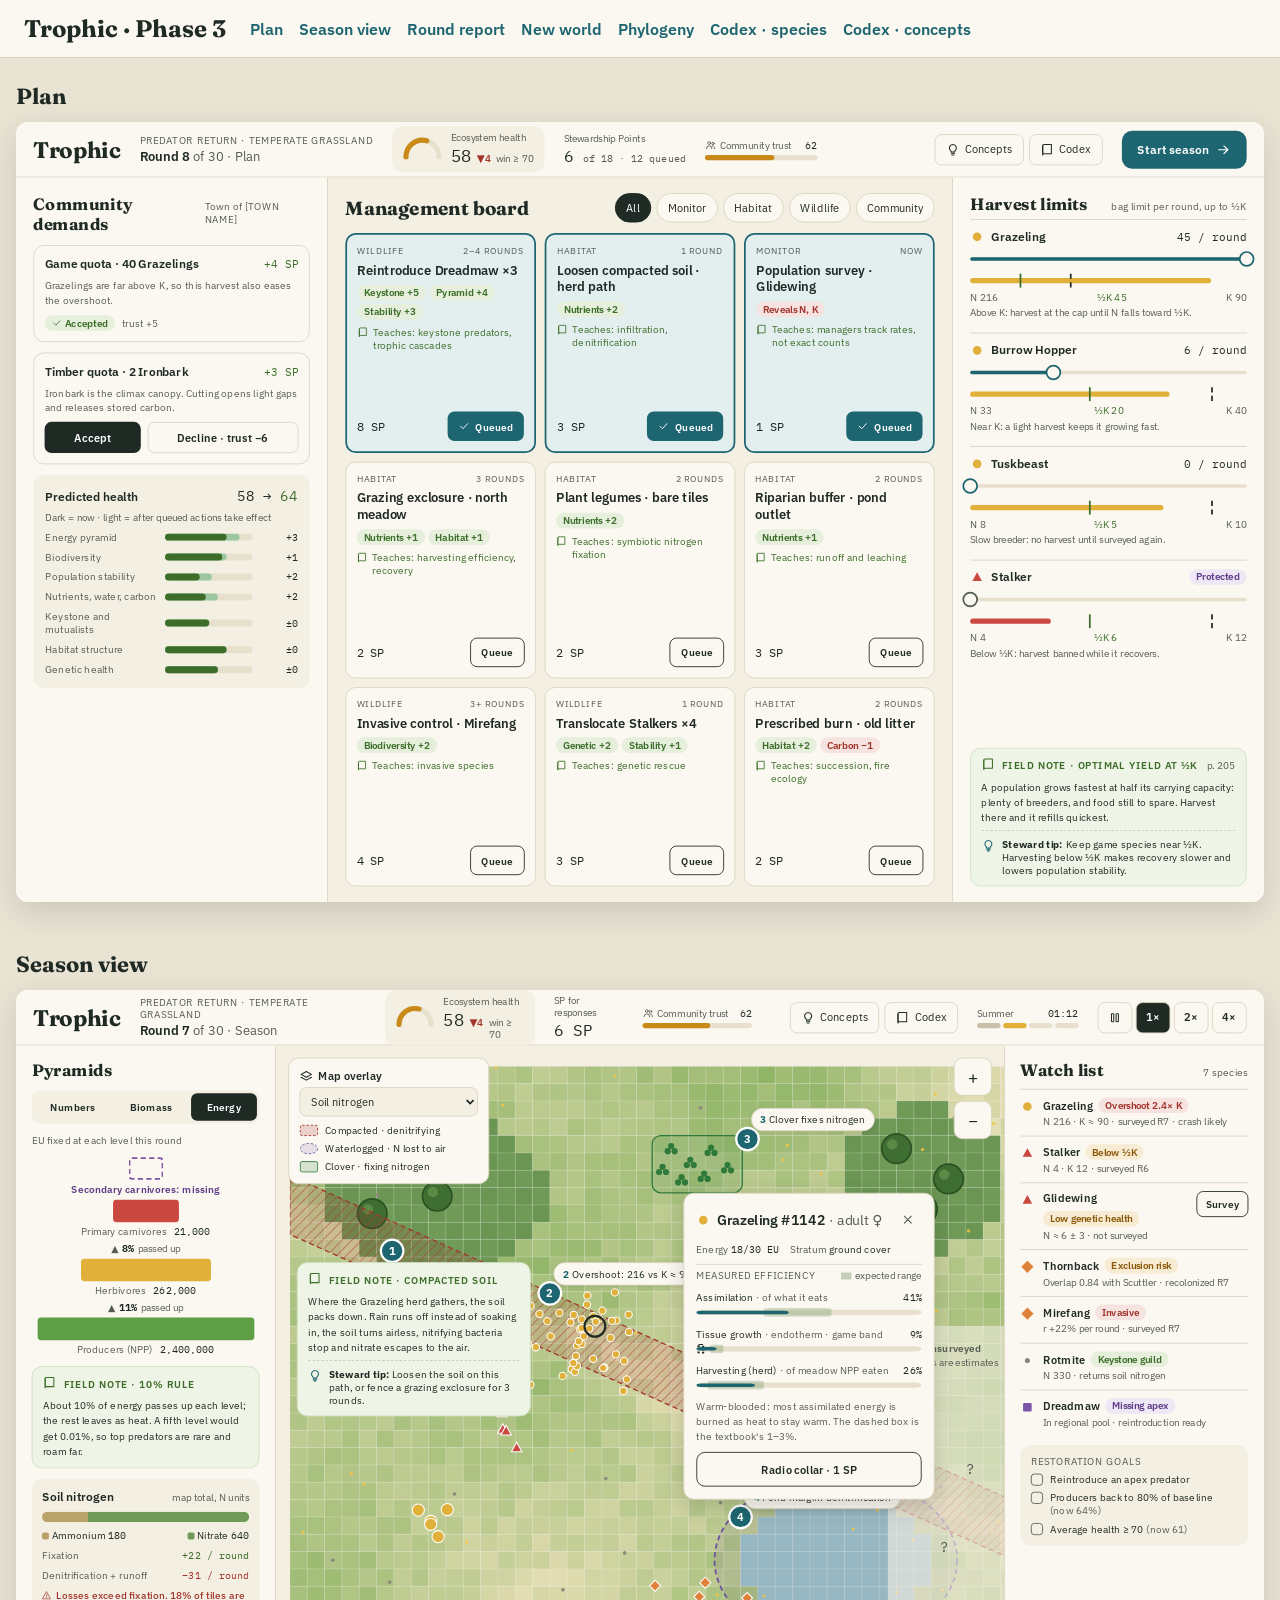
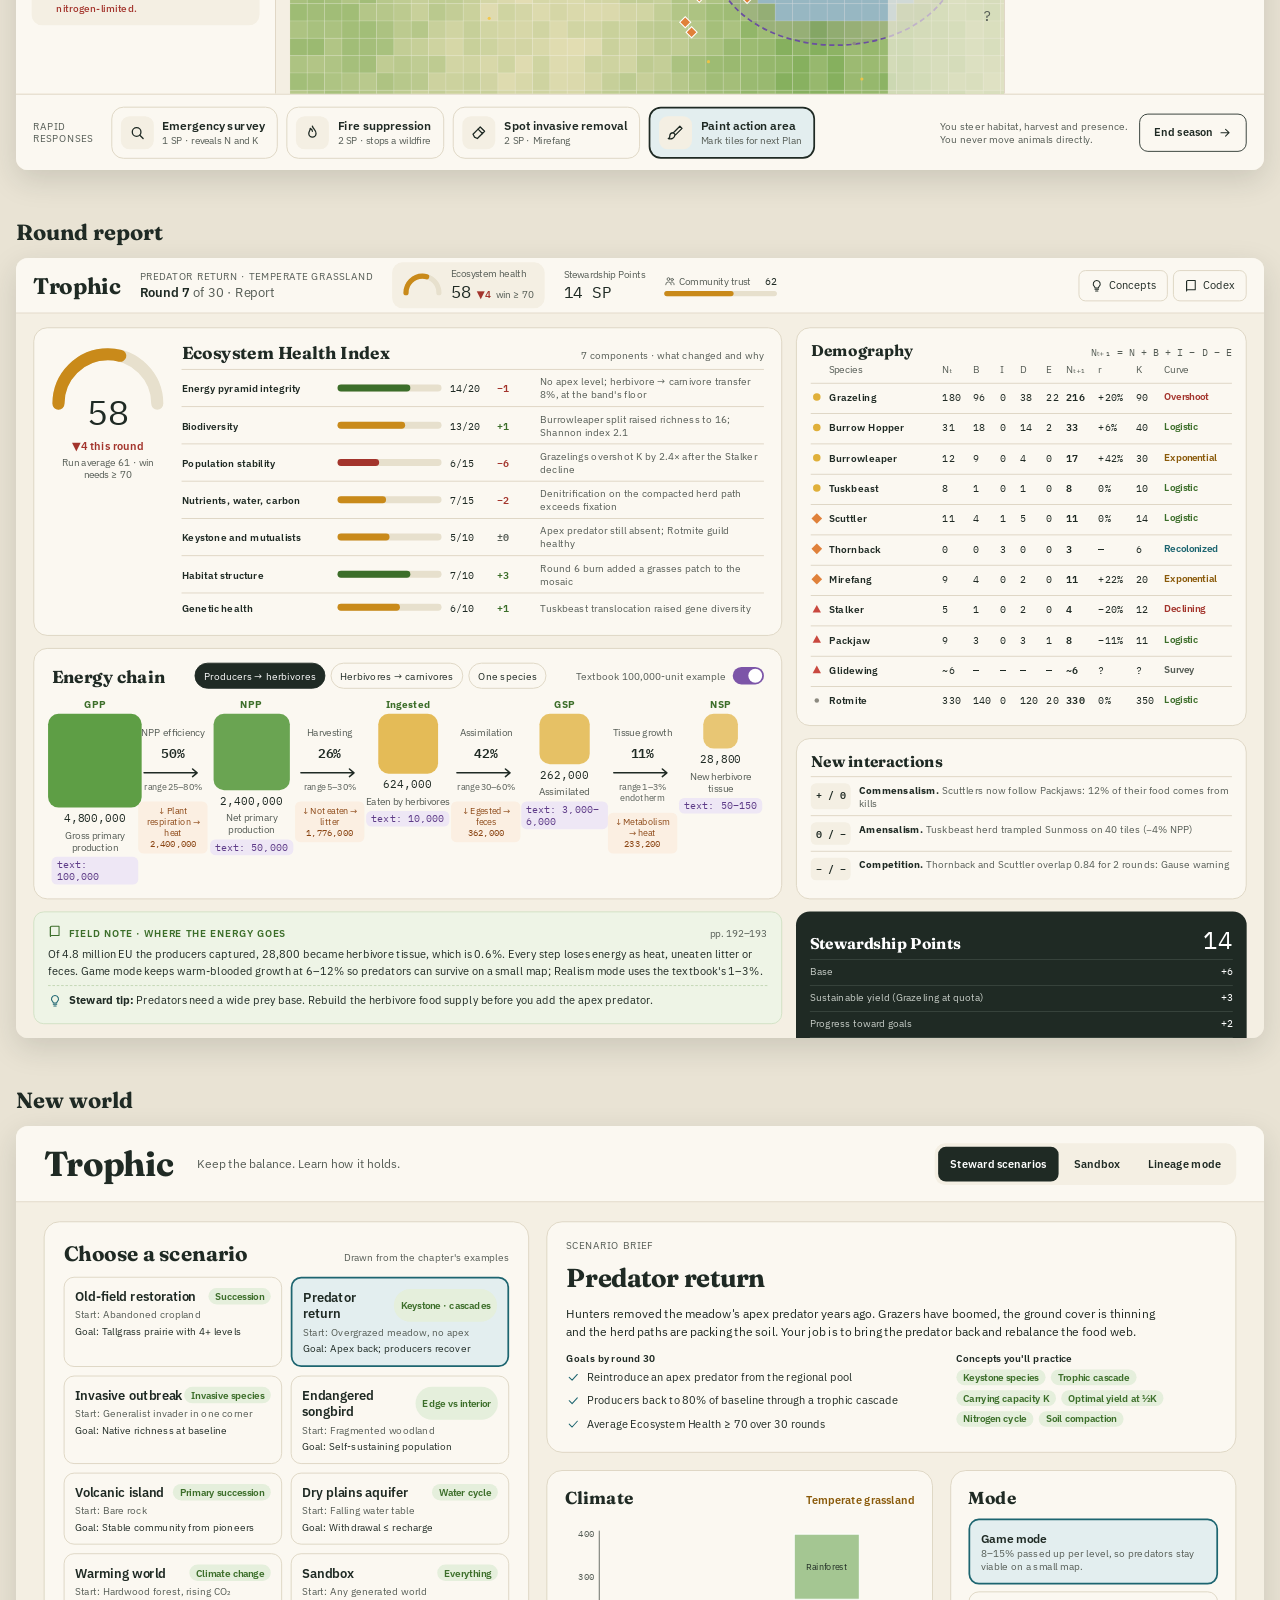
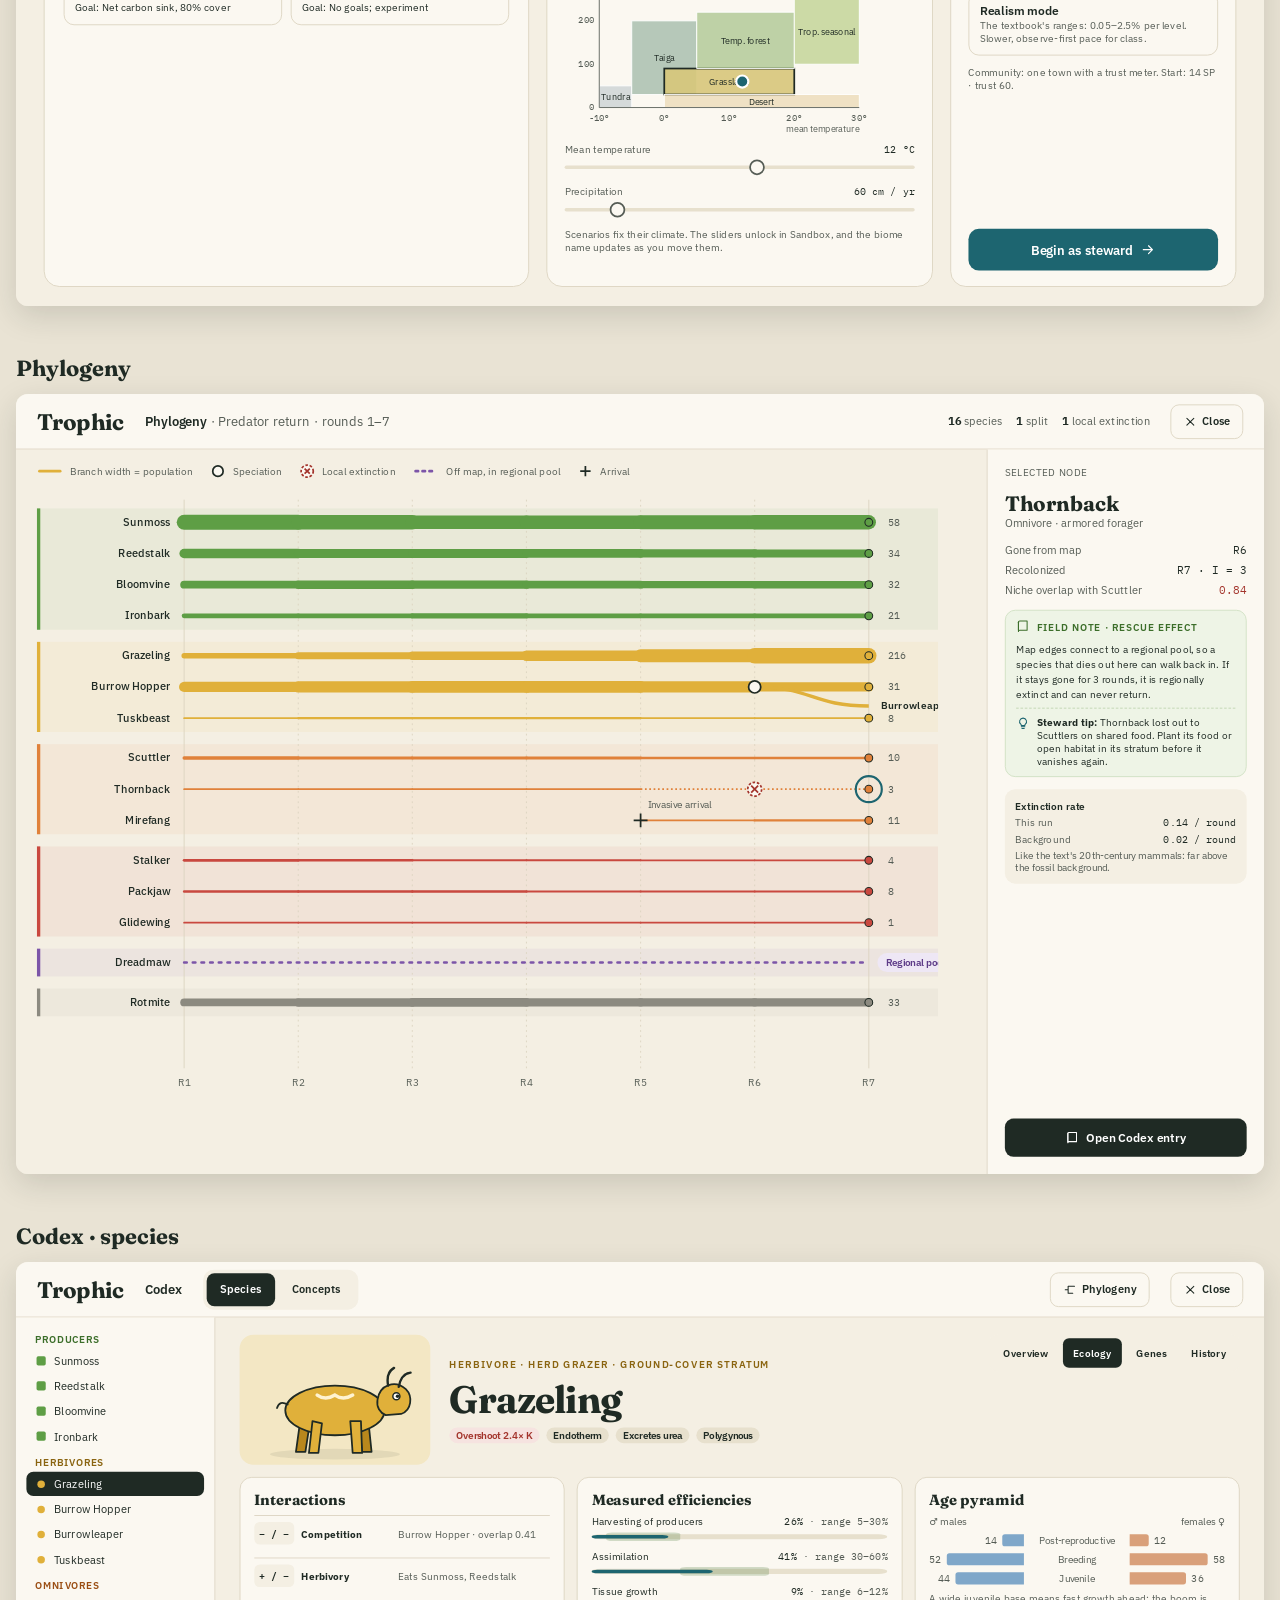
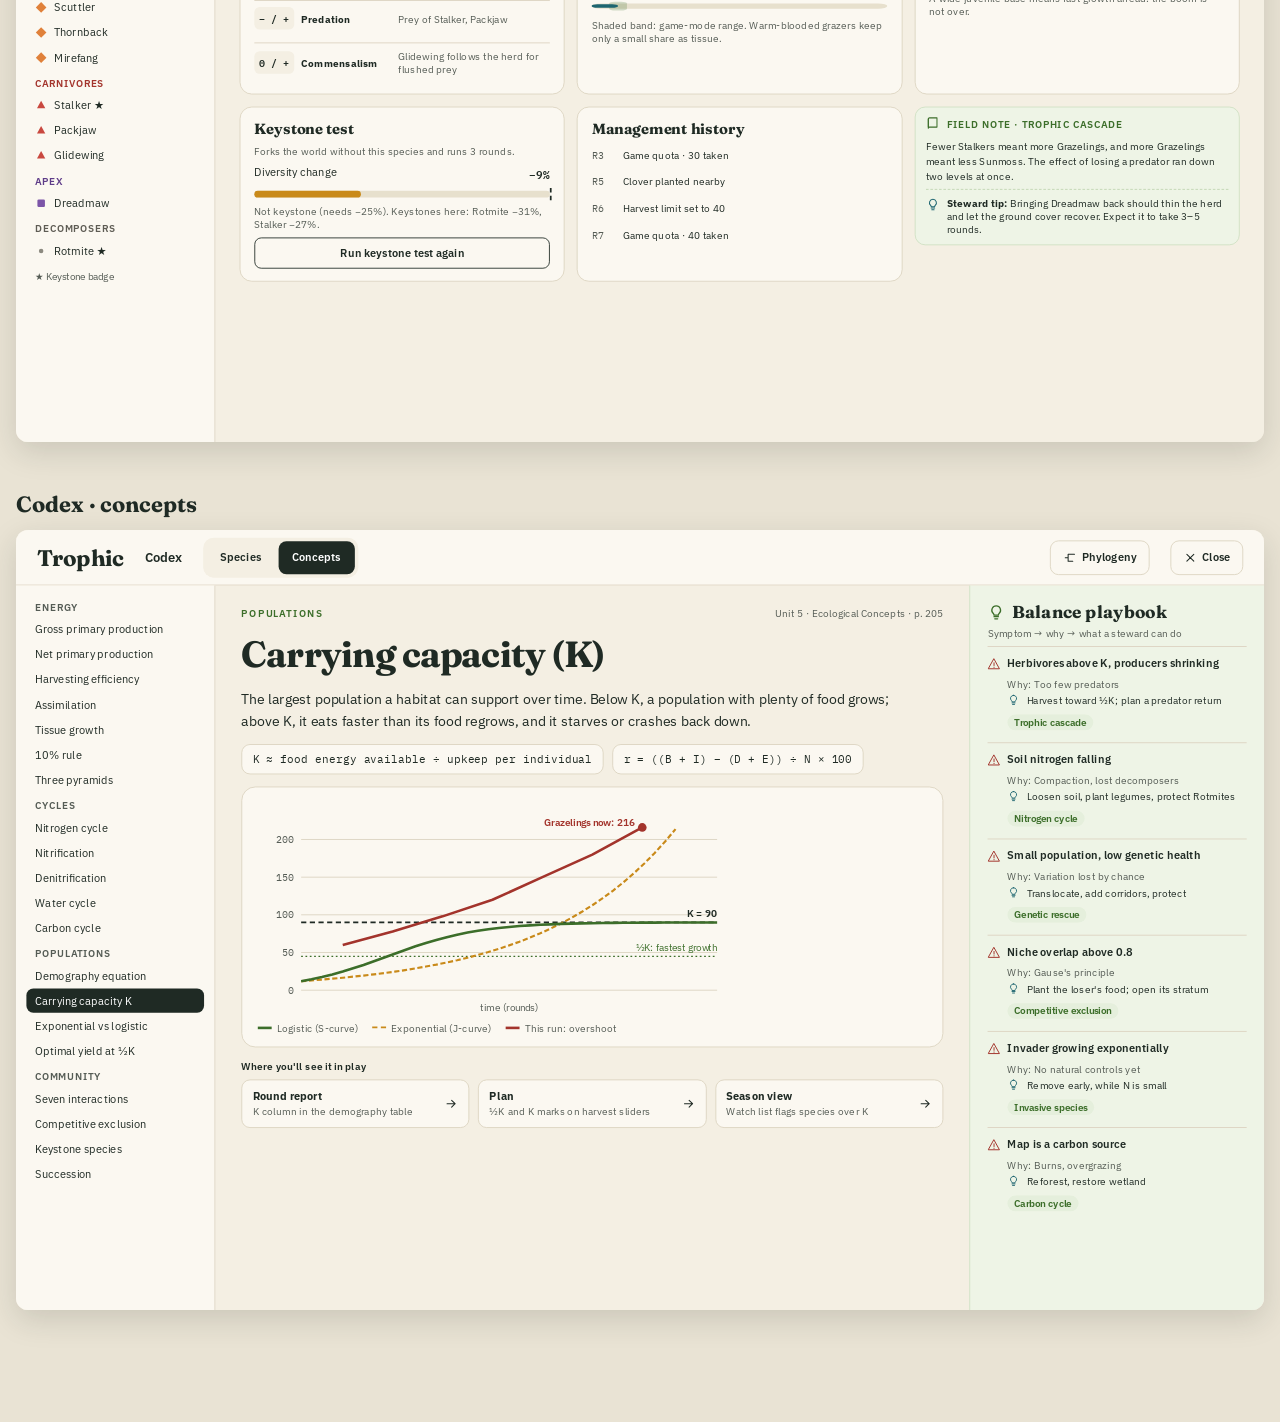
<file: Trophic_UI_Design.html>
<!DOCTYPE html>
<html lang="en">
<head>
<meta charset="utf-8">
<meta name="viewport" content="width=device-width, initial-scale=1">
<title>Trophic UI design</title>
<link rel="preconnect" href="https://fonts.googleapis.com"><link href="https://fonts.googleapis.com/css2?family=Fraunces:opsz,wght@9..144,500;9..144,700&amp;family=IBM+Plex+Sans:wght@400;500;600&amp;family=IBM+Plex+Mono:wght@500&amp;display=swap" rel="stylesheet">
<style>
*{box-sizing:border-box}
body{margin:0;font-family:'IBM Plex Sans',system-ui,sans-serif;background:#E9E3D4;color:#1F2A24}
header.top{position:sticky;top:0;z-index:10;display:flex;flex-wrap:wrap;gap:8px 24px;align-items:center;padding:14px 24px;background:#FBF8F1;border-bottom:1px solid #DCD3C0}
header.top h1{margin:0;font-family:Fraunces,Georgia,serif;font-size:24px}
header.top nav{display:flex;flex-wrap:wrap;gap:16px}
header.top nav a{color:#1D6570;font-weight:600;text-decoration:none}
header.top nav a:hover{text-decoration:underline}
main{max-width:1488px;margin:0 auto;padding:24px 16px 64px}
.screen{margin-bottom:48px;scroll-margin-top:80px}
.screen h2{font-family:Fraunces,Georgia,serif;font-size:22px;margin:0 0 12px}
.frame{width:100%;overflow:hidden;border-radius:12px;box-shadow:0 10px 30px rgba(31,42,36,.15);background:#F4EFE3}
.stage{width:1440px;height:900px;transform-origin:0 0}
button{font-family:inherit;cursor:pointer}
</style>
</head>
<body>
<header class="top"><h1>Trophic · Phase 3</h1><nav><a href="#plan">Plan</a><a href="#world">Season view</a><a href="#report">Round report</a><a href="#newworld">New world</a><a href="#phylogeny">Phylogeny</a><a href="#codex">Codex · species</a><a href="#concepts">Codex · concepts</a></nav></header>
<main>
<section id="plan" class="screen"><h2>Plan</h2><div class="frame"><div class="stage"><div style="width: 1440px; height: 900px; display: flex; flex-direction: column; background: #F4EFE3; overflow: hidden;"><header style="height: 64px; box-sizing: border-box; padding: 0 20px; display: flex; align-items: center; gap: 22px; background: #FBF8F1; border-bottom: 1px solid #DCD3C0;">
<div style="font-family: Fraunces, Georgia, serif; font-size: 26px; font-weight: 700; letter-spacing: -0.5px;">Trophic</div>
<div style="display: flex; flex-direction: column; gap: 2px;"><div style="font-size: 11px; letter-spacing: 1px; text-transform: uppercase; color: #555C55;">Predator return · Temperate grassland</div><div style="font-size: 15px; font-weight: 600;">Round 8 <span style="color: #555C55; font-weight: 400;">of 30 · Plan</span></div></div>
<div style="display: flex; align-items: center; gap: 10px; padding: 6px 12px; border-radius: 12px; background: #F4EFE3;"><svg width="46" height="29" viewBox="0 0 46 29" aria-hidden="true"><path d="M4.0 23.0 A 19.0 19.0 0 0 1 42.0 23.0" fill="none" stroke="#E7E0CD" stroke-width="6" stroke-linecap="round"/><path d="M4.0 23.0 A 19.0 19.0 0 0 1 42.0 23.0" fill="none" stroke="#C98A1A" stroke-width="6" stroke-linecap="round" stroke-dasharray="34.6 59.7"/></svg><div><div style="font-size: 11px; color: #555C55;">Ecosystem health</div><div style="display: flex; align-items: baseline; gap: 6px;"><span style="font-family: 'IBM Plex Mono', monospace; font-size: 20px;">58</span><span style="font-size: 12px; color: #A3342C; font-weight: 600;">▼4</span><span style="font-size: 11px; color: #555C55;">win ≥ 70</span></div></div></div>
<div style="display: flex; flex-direction: column; gap: 2px;"><div style="font-size: 11px; color: #555C55;">Stewardship Points</div><div style="font-family: 'IBM Plex Mono', monospace; font-size: 18px;">6 <span style="font-size: 12px; color: #555C55;">of 18 · 12 queued</span></div></div>
<div style="display: flex; flex-direction: column; gap: 4px; width: 130px;"><div style="display: flex; justify-content: space-between; font-size: 11px; color: #555C55;"><span style="display: flex; gap: 4px; align-items: center;"><svg width="13" height="13" viewBox="0 0 24 24" fill="none" stroke="currentColor" stroke-width="1.8" stroke-linecap="round" stroke-linejoin="round" aria-hidden="true"><circle cx="9" cy="8" r="3"/><path d="M3 20a6 6 0 0 1 12 0"/><circle cx="17" cy="9" r="2.5"/><path d="M15 14a5 5 0 0 1 6 6"/></svg>Community trust</span><span style="font-family: 'IBM Plex Mono', monospace; color: #1F2A24;">62</span></div><div style="height: 6px; border-radius: 3px; background: #E7E0CD;"><div style="width: 62%; height: 100%; border-radius: 3px; background: #C98A1A;"></div></div></div>
<div style="flex-grow: 1;"></div>
<nav aria-label="Reference" style="display: flex; gap: 6px;"><a href="#concepts" style="height: 36px; padding: 0 12px; border-radius: 8px; border: 1px solid #DCD3C0; display: flex; align-items: center; gap: 6px; font-size: 13px; color: #1F2A24; text-decoration: none;"><svg width="16" height="16" viewBox="0 0 24 24" fill="none" stroke="currentColor" stroke-width="1.8" stroke-linecap="round" stroke-linejoin="round" aria-hidden="true"><path d="M9 18h6M10 21h4"/><path d="M12 3a6 6 0 0 0-4 10.5c.8.8 1 1.5 1 2.5h6c0-1 .2-1.7 1-2.5A6 6 0 0 0 12 3z"/></svg>Concepts</a><a href="#codex" style="height: 36px; padding: 0 12px; border-radius: 8px; border: 1px solid #DCD3C0; display: flex; align-items: center; gap: 6px; font-size: 13px; color: #1F2A24; text-decoration: none;"><svg width="16" height="16" viewBox="0 0 24 24" fill="none" stroke="currentColor" stroke-width="1.8" stroke-linecap="round" stroke-linejoin="round" aria-hidden="true"><path d="M4 5a2 2 0 0 1 2-2h13v16H6a2 2 0 0 0-2 2z"/><path d="M4 19V5"/></svg>Codex</a></nav>
<a href="#world" style="height: 44px; padding: 0 18px; border-radius: 12px; background: #1D6570; color: #FFFFFF; display: flex; align-items: center; gap: 8px; font-size: 14px; font-weight: 600; text-decoration: none;">Start season <svg width="18" height="18" viewBox="0 0 24 24" fill="none" stroke="#FFFFFF" stroke-width="1.8" stroke-linecap="round" stroke-linejoin="round" aria-hidden="true"><path d="M5 12h14M13 6l6 6-6 6"/></svg></a>
</header><div style="display: flex; height: 836px;"><aside style="width: 360px; box-sizing: border-box; padding: 18px 20px; background: #FBF8F1; border-right: 1px solid #DCD3C0; display: flex; flex-direction: column; gap: 12px;">
<div style="display: flex; justify-content: space-between; align-items: baseline;"><div style="font-family: Fraunces, Georgia, serif; font-size: 19px; font-weight: 700;">Community demands</div><div style="font-size: 12px; color: #555C55;">Town of [TOWN NAME]</div></div>
<div style="padding: 12px; border-radius: 12px; background: #FBF8F1; border: 1px solid #DCD3C0; display: flex; flex-direction: column; gap: 8px;">
<div style="display: flex; justify-content: space-between; align-items: baseline;"><span style="font-size: 14px; font-weight: 600;">Game quota · 40 Grazelings</span><span style="font-family: 'IBM Plex Mono', monospace; font-size: 13px; color: #3C6E2A;">+4 SP</span></div>
<div style="font-size: 12px; color: #555C55; line-height: 1.4;">Grazelings are far above K, so this harvest also eases the overshoot.</div><div style="display: flex; gap: 8px; align-items: center;"><span style="display: inline-flex; align-items: center; gap: 4px; padding: 2px 8px; border-radius: 999px; background: #E5EFDC; color: #3C6E2A; font-size: 11px; font-weight: 600; white-space: nowrap;"><svg width="12" height="12" viewBox="0 0 24 24" fill="none" stroke="#3C6E2A" stroke-width="1.8" stroke-linecap="round" stroke-linejoin="round" aria-hidden="true"><path d="M5 12l5 5 9-10"/></svg> Accepted</span><span style="font-size: 12px; color: #555C55;">trust +5</span></div></div>
<div style="padding: 12px; border-radius: 12px; background: #FBF8F1; border: 1px solid #DCD3C0; display: flex; flex-direction: column; gap: 8px;">
<div style="display: flex; justify-content: space-between; align-items: baseline;"><span style="font-size: 14px; font-weight: 600;">Timber quota · 2 Ironbark</span><span style="font-family: 'IBM Plex Mono', monospace; font-size: 13px; color: #3C6E2A;">+3 SP</span></div>
<div style="font-size: 12px; color: #555C55; line-height: 1.4;">Ironbark is the climax canopy. Cutting opens light gaps and releases stored carbon.</div><div style="display: flex; gap: 8px;"><button type="button" style="flex-grow: 1; height: 36px; border-radius: 8px; border: none; background: #1F2A24; color: #FFFFFF; font-size: 13px; font-weight: 600;">Accept</button><button type="button" style="flex-grow: 1; height: 36px; border-radius: 8px; border: 1px solid #DCD3C0; background: #FBF8F1; color: #1F2A24; font-size: 13px; font-weight: 600;">Decline · trust −6</button></div></div>
<div style="display: flex; flex-direction: column; gap: 8px; padding: 14px; border-radius: 12px; background: #F4EFE3;">
<div style="display: flex; justify-content: space-between; align-items: baseline;"><div style="font-size: 14px; font-weight: 600;">Predicted health</div><div style="font-family: 'IBM Plex Mono', monospace; font-size: 16px;">58 → <span style="color: #3C6E2A;">64</span></div></div>
<div style="font-size: 11px; color: #555C55;">Dark = now · light = after queued actions take effect</div>
<div style="display: grid; grid-template-columns: 130px minmax(0, 1fr) 44px; gap: 8px; align-items: center; font-size: 12px;"><span style="color: #555C55;">Energy pyramid</span>
<div style="height: 8px; border-radius: 4px; background: #E7E0CD; position: relative;"><div style="position: absolute; left: 0; top: 0; height: 100%; width: 85%; border-radius: 4px; background: #9CC7A0;"></div><div style="position: absolute; left: 0; top: 0; height: 100%; width: 70%; border-radius: 4px; background: #3C6E2A;"></div></div>
<span style="font-family: 'IBM Plex Mono', monospace; text-align: right;">+3</span></div><div style="display: grid; grid-template-columns: 130px minmax(0, 1fr) 44px; gap: 8px; align-items: center; font-size: 12px;"><span style="color: #555C55;">Biodiversity</span>
<div style="height: 8px; border-radius: 4px; background: #E7E0CD; position: relative;"><div style="position: absolute; left: 0; top: 0; height: 100%; width: 70%; border-radius: 4px; background: #9CC7A0;"></div><div style="position: absolute; left: 0; top: 0; height: 100%; width: 65%; border-radius: 4px; background: #3C6E2A;"></div></div>
<span style="font-family: 'IBM Plex Mono', monospace; text-align: right;">+1</span></div><div style="display: grid; grid-template-columns: 130px minmax(0, 1fr) 44px; gap: 8px; align-items: center; font-size: 12px;"><span style="color: #555C55;">Population stability</span>
<div style="height: 8px; border-radius: 4px; background: #E7E0CD; position: relative;"><div style="position: absolute; left: 0; top: 0; height: 100%; width: 53%; border-radius: 4px; background: #9CC7A0;"></div><div style="position: absolute; left: 0; top: 0; height: 100%; width: 40%; border-radius: 4px; background: #3C6E2A;"></div></div>
<span style="font-family: 'IBM Plex Mono', monospace; text-align: right;">+2</span></div><div style="display: grid; grid-template-columns: 130px minmax(0, 1fr) 44px; gap: 8px; align-items: center; font-size: 12px;"><span style="color: #555C55;">Nutrients, water, carbon</span>
<div style="height: 8px; border-radius: 4px; background: #E7E0CD; position: relative;"><div style="position: absolute; left: 0; top: 0; height: 100%; width: 60%; border-radius: 4px; background: #9CC7A0;"></div><div style="position: absolute; left: 0; top: 0; height: 100%; width: 47%; border-radius: 4px; background: #3C6E2A;"></div></div>
<span style="font-family: 'IBM Plex Mono', monospace; text-align: right;">+2</span></div><div style="display: grid; grid-template-columns: 130px minmax(0, 1fr) 44px; gap: 8px; align-items: center; font-size: 12px;"><span style="color: #555C55;">Keystone and mutualists</span>
<div style="height: 8px; border-radius: 4px; background: #E7E0CD; position: relative;"><div style="position: absolute; left: 0; top: 0; height: 100%; width: 50%; border-radius: 4px; background: #9CC7A0;"></div><div style="position: absolute; left: 0; top: 0; height: 100%; width: 50%; border-radius: 4px; background: #3C6E2A;"></div></div>
<span style="font-family: 'IBM Plex Mono', monospace; text-align: right;">±0</span></div><div style="display: grid; grid-template-columns: 130px minmax(0, 1fr) 44px; gap: 8px; align-items: center; font-size: 12px;"><span style="color: #555C55;">Habitat structure</span>
<div style="height: 8px; border-radius: 4px; background: #E7E0CD; position: relative;"><div style="position: absolute; left: 0; top: 0; height: 100%; width: 70%; border-radius: 4px; background: #9CC7A0;"></div><div style="position: absolute; left: 0; top: 0; height: 100%; width: 70%; border-radius: 4px; background: #3C6E2A;"></div></div>
<span style="font-family: 'IBM Plex Mono', monospace; text-align: right;">±0</span></div><div style="display: grid; grid-template-columns: 130px minmax(0, 1fr) 44px; gap: 8px; align-items: center; font-size: 12px;"><span style="color: #555C55;">Genetic health</span>
<div style="height: 8px; border-radius: 4px; background: #E7E0CD; position: relative;"><div style="position: absolute; left: 0; top: 0; height: 100%; width: 60%; border-radius: 4px; background: #9CC7A0;"></div><div style="position: absolute; left: 0; top: 0; height: 100%; width: 60%; border-radius: 4px; background: #3C6E2A;"></div></div>
<span style="font-family: 'IBM Plex Mono', monospace; text-align: right;">±0</span></div></div>
</aside><section style="flex-grow: 1; flex-basis: 0; box-sizing: border-box; padding: 18px 20px; display: flex; flex-direction: column; gap: 12px;">
<div style="display: flex; justify-content: space-between; align-items: center;"><div style="font-family: Fraunces, Georgia, serif; font-size: 22px; font-weight: 700;">Management board</div><div style="display: flex; gap: 6px;"><button type="button" style="height: 34px; padding: 0 12px; border-radius: 999px; border: 1px solid #1F2A24; background: #1F2A24; color: #FFFFFF; font-size: 13px;">All</button><button type="button" style="height: 34px; padding: 0 12px; border-radius: 999px; border: 1px solid #DCD3C0; background: #FBF8F1; color: #1F2A24; font-size: 13px;">Monitor</button><button type="button" style="height: 34px; padding: 0 12px; border-radius: 999px; border: 1px solid #DCD3C0; background: #FBF8F1; color: #1F2A24; font-size: 13px;">Habitat</button><button type="button" style="height: 34px; padding: 0 12px; border-radius: 999px; border: 1px solid #DCD3C0; background: #FBF8F1; color: #1F2A24; font-size: 13px;">Wildlife</button><button type="button" style="height: 34px; padding: 0 12px; border-radius: 999px; border: 1px solid #DCD3C0; background: #FBF8F1; color: #1F2A24; font-size: 13px;">Community</button></div></div>
<div style="display: grid; grid-template-columns: repeat(3, minmax(0, 1fr)); gap: 10px; flex-grow: 1;"><div style="padding: 12px; border-radius: 12px; background: #E3EEEF; border: 2px solid #1D6570; display: flex; flex-direction: column; gap: 7px;">
<div style="display: flex; justify-content: space-between; font-size: 10px; letter-spacing: 1px; text-transform: uppercase; color: #555C55;"><span>Wildlife</span><span>2–4 rounds</span></div>
<div style="font-size: 15px; font-weight: 600; line-height: 1.25;">Reintroduce Dreadmaw ×3</div>
<div style="display: flex; flex-wrap: wrap; gap: 4px;"><span style="display: inline-flex; align-items: center; gap: 4px; padding: 2px 8px; border-radius: 999px; background: #E5EFDC; color: #3C6E2A; font-size: 11px; font-weight: 600; white-space: nowrap;">Keystone +5</span><span style="display: inline-flex; align-items: center; gap: 4px; padding: 2px 8px; border-radius: 999px; background: #E5EFDC; color: #3C6E2A; font-size: 11px; font-weight: 600; white-space: nowrap;">Pyramid +4</span><span style="display: inline-flex; align-items: center; gap: 4px; padding: 2px 8px; border-radius: 999px; background: #E5EFDC; color: #3C6E2A; font-size: 11px; font-weight: 600; white-space: nowrap;">Stability +3</span></div>
<div style="font-size: 12px; color: #3C6E2A; display: flex; gap: 5px; align-items: flex-start;"><span style="padding-top: 1px;"><svg width="13" height="13" viewBox="0 0 24 24" fill="none" stroke="#3C6E2A" stroke-width="1.8" stroke-linecap="round" stroke-linejoin="round" aria-hidden="true"><path d="M4 5a2 2 0 0 1 2-2h13v16H6a2 2 0 0 0-2 2z"/><path d="M4 19V5"/></svg></span><span>Teaches: keystone predators, trophic cascades</span></div>
<div style="flex-grow: 1;"></div>
<div style="display: flex; align-items: center; justify-content: space-between;"><span style="font-family: 'IBM Plex Mono', monospace; font-size: 14px;">8 SP</span><button type="button" style="height: 34px; padding: 0 12px; border-radius: 8px; border: none; background: #1D6570; color: #FFFFFF; font-size: 12px; font-weight: 600; display: flex; align-items: center; gap: 6px;"><svg width="14" height="14" viewBox="0 0 24 24" fill="none" stroke="#FFFFFF" stroke-width="1.8" stroke-linecap="round" stroke-linejoin="round" aria-hidden="true"><path d="M5 12l5 5 9-10"/></svg>Queued</button></div>
</div><div style="padding: 12px; border-radius: 12px; background: #E3EEEF; border: 2px solid #1D6570; display: flex; flex-direction: column; gap: 7px;">
<div style="display: flex; justify-content: space-between; font-size: 10px; letter-spacing: 1px; text-transform: uppercase; color: #555C55;"><span>Habitat</span><span>1 round</span></div>
<div style="font-size: 15px; font-weight: 600; line-height: 1.25;">Loosen compacted soil · herd path</div>
<div style="display: flex; flex-wrap: wrap; gap: 4px;"><span style="display: inline-flex; align-items: center; gap: 4px; padding: 2px 8px; border-radius: 999px; background: #E5EFDC; color: #3C6E2A; font-size: 11px; font-weight: 600; white-space: nowrap;">Nutrients +2</span></div>
<div style="font-size: 12px; color: #3C6E2A; display: flex; gap: 5px; align-items: flex-start;"><span style="padding-top: 1px;"><svg width="13" height="13" viewBox="0 0 24 24" fill="none" stroke="#3C6E2A" stroke-width="1.8" stroke-linecap="round" stroke-linejoin="round" aria-hidden="true"><path d="M4 5a2 2 0 0 1 2-2h13v16H6a2 2 0 0 0-2 2z"/><path d="M4 19V5"/></svg></span><span>Teaches: infiltration, denitrification</span></div>
<div style="flex-grow: 1;"></div>
<div style="display: flex; align-items: center; justify-content: space-between;"><span style="font-family: 'IBM Plex Mono', monospace; font-size: 14px;">3 SP</span><button type="button" style="height: 34px; padding: 0 12px; border-radius: 8px; border: none; background: #1D6570; color: #FFFFFF; font-size: 12px; font-weight: 600; display: flex; align-items: center; gap: 6px;"><svg width="14" height="14" viewBox="0 0 24 24" fill="none" stroke="#FFFFFF" stroke-width="1.8" stroke-linecap="round" stroke-linejoin="round" aria-hidden="true"><path d="M5 12l5 5 9-10"/></svg>Queued</button></div>
</div><div style="padding: 12px; border-radius: 12px; background: #E3EEEF; border: 2px solid #1D6570; display: flex; flex-direction: column; gap: 7px;">
<div style="display: flex; justify-content: space-between; font-size: 10px; letter-spacing: 1px; text-transform: uppercase; color: #555C55;"><span>Monitor</span><span>now</span></div>
<div style="font-size: 15px; font-weight: 600; line-height: 1.25;">Population survey · Glidewing</div>
<div style="display: flex; flex-wrap: wrap; gap: 4px;"><span style="display: inline-flex; align-items: center; gap: 4px; padding: 2px 8px; border-radius: 999px; background: #F6E3E0; color: #A3342C; font-size: 11px; font-weight: 600; white-space: nowrap;">Reveals N, K</span></div>
<div style="font-size: 12px; color: #3C6E2A; display: flex; gap: 5px; align-items: flex-start;"><span style="padding-top: 1px;"><svg width="13" height="13" viewBox="0 0 24 24" fill="none" stroke="#3C6E2A" stroke-width="1.8" stroke-linecap="round" stroke-linejoin="round" aria-hidden="true"><path d="M4 5a2 2 0 0 1 2-2h13v16H6a2 2 0 0 0-2 2z"/><path d="M4 19V5"/></svg></span><span>Teaches: managers track rates, not exact counts</span></div>
<div style="flex-grow: 1;"></div>
<div style="display: flex; align-items: center; justify-content: space-between;"><span style="font-family: 'IBM Plex Mono', monospace; font-size: 14px;">1 SP</span><button type="button" style="height: 34px; padding: 0 12px; border-radius: 8px; border: none; background: #1D6570; color: #FFFFFF; font-size: 12px; font-weight: 600; display: flex; align-items: center; gap: 6px;"><svg width="14" height="14" viewBox="0 0 24 24" fill="none" stroke="#FFFFFF" stroke-width="1.8" stroke-linecap="round" stroke-linejoin="round" aria-hidden="true"><path d="M5 12l5 5 9-10"/></svg>Queued</button></div>
</div><div style="padding: 12px; border-radius: 12px; background: #FBF8F1; border: 1px solid #DCD3C0; display: flex; flex-direction: column; gap: 7px;">
<div style="display: flex; justify-content: space-between; font-size: 10px; letter-spacing: 1px; text-transform: uppercase; color: #555C55;"><span>Habitat</span><span>3 rounds</span></div>
<div style="font-size: 15px; font-weight: 600; line-height: 1.25;">Grazing exclosure · north meadow</div>
<div style="display: flex; flex-wrap: wrap; gap: 4px;"><span style="display: inline-flex; align-items: center; gap: 4px; padding: 2px 8px; border-radius: 999px; background: #E5EFDC; color: #3C6E2A; font-size: 11px; font-weight: 600; white-space: nowrap;">Nutrients +1</span><span style="display: inline-flex; align-items: center; gap: 4px; padding: 2px 8px; border-radius: 999px; background: #E5EFDC; color: #3C6E2A; font-size: 11px; font-weight: 600; white-space: nowrap;">Habitat +1</span></div>
<div style="font-size: 12px; color: #3C6E2A; display: flex; gap: 5px; align-items: flex-start;"><span style="padding-top: 1px;"><svg width="13" height="13" viewBox="0 0 24 24" fill="none" stroke="#3C6E2A" stroke-width="1.8" stroke-linecap="round" stroke-linejoin="round" aria-hidden="true"><path d="M4 5a2 2 0 0 1 2-2h13v16H6a2 2 0 0 0-2 2z"/><path d="M4 19V5"/></svg></span><span>Teaches: harvesting efficiency, recovery</span></div>
<div style="flex-grow: 1;"></div>
<div style="display: flex; align-items: center; justify-content: space-between;"><span style="font-family: 'IBM Plex Mono', monospace; font-size: 14px;">2 SP</span><button type="button" style="height: 34px; padding: 0 12px; border-radius: 8px; border: 1px solid #1F2A24; background: #FBF8F1; color: #1F2A24; font-size: 12px; font-weight: 600;">Queue</button></div>
</div><div style="padding: 12px; border-radius: 12px; background: #FBF8F1; border: 1px solid #DCD3C0; display: flex; flex-direction: column; gap: 7px;">
<div style="display: flex; justify-content: space-between; font-size: 10px; letter-spacing: 1px; text-transform: uppercase; color: #555C55;"><span>Habitat</span><span>2 rounds</span></div>
<div style="font-size: 15px; font-weight: 600; line-height: 1.25;">Plant legumes · bare tiles</div>
<div style="display: flex; flex-wrap: wrap; gap: 4px;"><span style="display: inline-flex; align-items: center; gap: 4px; padding: 2px 8px; border-radius: 999px; background: #E5EFDC; color: #3C6E2A; font-size: 11px; font-weight: 600; white-space: nowrap;">Nutrients +2</span></div>
<div style="font-size: 12px; color: #3C6E2A; display: flex; gap: 5px; align-items: flex-start;"><span style="padding-top: 1px;"><svg width="13" height="13" viewBox="0 0 24 24" fill="none" stroke="#3C6E2A" stroke-width="1.8" stroke-linecap="round" stroke-linejoin="round" aria-hidden="true"><path d="M4 5a2 2 0 0 1 2-2h13v16H6a2 2 0 0 0-2 2z"/><path d="M4 19V5"/></svg></span><span>Teaches: symbiotic nitrogen fixation</span></div>
<div style="flex-grow: 1;"></div>
<div style="display: flex; align-items: center; justify-content: space-between;"><span style="font-family: 'IBM Plex Mono', monospace; font-size: 14px;">2 SP</span><button type="button" style="height: 34px; padding: 0 12px; border-radius: 8px; border: 1px solid #1F2A24; background: #FBF8F1; color: #1F2A24; font-size: 12px; font-weight: 600;">Queue</button></div>
</div><div style="padding: 12px; border-radius: 12px; background: #FBF8F1; border: 1px solid #DCD3C0; display: flex; flex-direction: column; gap: 7px;">
<div style="display: flex; justify-content: space-between; font-size: 10px; letter-spacing: 1px; text-transform: uppercase; color: #555C55;"><span>Habitat</span><span>2 rounds</span></div>
<div style="font-size: 15px; font-weight: 600; line-height: 1.25;">Riparian buffer · pond outlet</div>
<div style="display: flex; flex-wrap: wrap; gap: 4px;"><span style="display: inline-flex; align-items: center; gap: 4px; padding: 2px 8px; border-radius: 999px; background: #E5EFDC; color: #3C6E2A; font-size: 11px; font-weight: 600; white-space: nowrap;">Nutrients +1</span></div>
<div style="font-size: 12px; color: #3C6E2A; display: flex; gap: 5px; align-items: flex-start;"><span style="padding-top: 1px;"><svg width="13" height="13" viewBox="0 0 24 24" fill="none" stroke="#3C6E2A" stroke-width="1.8" stroke-linecap="round" stroke-linejoin="round" aria-hidden="true"><path d="M4 5a2 2 0 0 1 2-2h13v16H6a2 2 0 0 0-2 2z"/><path d="M4 19V5"/></svg></span><span>Teaches: runoff and leaching</span></div>
<div style="flex-grow: 1;"></div>
<div style="display: flex; align-items: center; justify-content: space-between;"><span style="font-family: 'IBM Plex Mono', monospace; font-size: 14px;">3 SP</span><button type="button" style="height: 34px; padding: 0 12px; border-radius: 8px; border: 1px solid #1F2A24; background: #FBF8F1; color: #1F2A24; font-size: 12px; font-weight: 600;">Queue</button></div>
</div><div style="padding: 12px; border-radius: 12px; background: #FBF8F1; border: 1px solid #DCD3C0; display: flex; flex-direction: column; gap: 7px;">
<div style="display: flex; justify-content: space-between; font-size: 10px; letter-spacing: 1px; text-transform: uppercase; color: #555C55;"><span>Wildlife</span><span>3+ rounds</span></div>
<div style="font-size: 15px; font-weight: 600; line-height: 1.25;">Invasive control · Mirefang</div>
<div style="display: flex; flex-wrap: wrap; gap: 4px;"><span style="display: inline-flex; align-items: center; gap: 4px; padding: 2px 8px; border-radius: 999px; background: #E5EFDC; color: #3C6E2A; font-size: 11px; font-weight: 600; white-space: nowrap;">Biodiversity +2</span></div>
<div style="font-size: 12px; color: #3C6E2A; display: flex; gap: 5px; align-items: flex-start;"><span style="padding-top: 1px;"><svg width="13" height="13" viewBox="0 0 24 24" fill="none" stroke="#3C6E2A" stroke-width="1.8" stroke-linecap="round" stroke-linejoin="round" aria-hidden="true"><path d="M4 5a2 2 0 0 1 2-2h13v16H6a2 2 0 0 0-2 2z"/><path d="M4 19V5"/></svg></span><span>Teaches: invasive species</span></div>
<div style="flex-grow: 1;"></div>
<div style="display: flex; align-items: center; justify-content: space-between;"><span style="font-family: 'IBM Plex Mono', monospace; font-size: 14px;">4 SP</span><button type="button" style="height: 34px; padding: 0 12px; border-radius: 8px; border: 1px solid #1F2A24; background: #FBF8F1; color: #1F2A24; font-size: 12px; font-weight: 600;">Queue</button></div>
</div><div style="padding: 12px; border-radius: 12px; background: #FBF8F1; border: 1px solid #DCD3C0; display: flex; flex-direction: column; gap: 7px;">
<div style="display: flex; justify-content: space-between; font-size: 10px; letter-spacing: 1px; text-transform: uppercase; color: #555C55;"><span>Wildlife</span><span>1 round</span></div>
<div style="font-size: 15px; font-weight: 600; line-height: 1.25;">Translocate Stalkers ×4</div>
<div style="display: flex; flex-wrap: wrap; gap: 4px;"><span style="display: inline-flex; align-items: center; gap: 4px; padding: 2px 8px; border-radius: 999px; background: #E5EFDC; color: #3C6E2A; font-size: 11px; font-weight: 600; white-space: nowrap;">Genetic +2</span><span style="display: inline-flex; align-items: center; gap: 4px; padding: 2px 8px; border-radius: 999px; background: #E5EFDC; color: #3C6E2A; font-size: 11px; font-weight: 600; white-space: nowrap;">Stability +1</span></div>
<div style="font-size: 12px; color: #3C6E2A; display: flex; gap: 5px; align-items: flex-start;"><span style="padding-top: 1px;"><svg width="13" height="13" viewBox="0 0 24 24" fill="none" stroke="#3C6E2A" stroke-width="1.8" stroke-linecap="round" stroke-linejoin="round" aria-hidden="true"><path d="M4 5a2 2 0 0 1 2-2h13v16H6a2 2 0 0 0-2 2z"/><path d="M4 19V5"/></svg></span><span>Teaches: genetic rescue</span></div>
<div style="flex-grow: 1;"></div>
<div style="display: flex; align-items: center; justify-content: space-between;"><span style="font-family: 'IBM Plex Mono', monospace; font-size: 14px;">3 SP</span><button type="button" style="height: 34px; padding: 0 12px; border-radius: 8px; border: 1px solid #1F2A24; background: #FBF8F1; color: #1F2A24; font-size: 12px; font-weight: 600;">Queue</button></div>
</div><div style="padding: 12px; border-radius: 12px; background: #FBF8F1; border: 1px solid #DCD3C0; display: flex; flex-direction: column; gap: 7px;">
<div style="display: flex; justify-content: space-between; font-size: 10px; letter-spacing: 1px; text-transform: uppercase; color: #555C55;"><span>Habitat</span><span>2 rounds</span></div>
<div style="font-size: 15px; font-weight: 600; line-height: 1.25;">Prescribed burn · old litter</div>
<div style="display: flex; flex-wrap: wrap; gap: 4px;"><span style="display: inline-flex; align-items: center; gap: 4px; padding: 2px 8px; border-radius: 999px; background: #E5EFDC; color: #3C6E2A; font-size: 11px; font-weight: 600; white-space: nowrap;">Habitat +2</span><span style="display: inline-flex; align-items: center; gap: 4px; padding: 2px 8px; border-radius: 999px; background: #F6E3E0; color: #A3342C; font-size: 11px; font-weight: 600; white-space: nowrap;">Carbon −1</span></div>
<div style="font-size: 12px; color: #3C6E2A; display: flex; gap: 5px; align-items: flex-start;"><span style="padding-top: 1px;"><svg width="13" height="13" viewBox="0 0 24 24" fill="none" stroke="#3C6E2A" stroke-width="1.8" stroke-linecap="round" stroke-linejoin="round" aria-hidden="true"><path d="M4 5a2 2 0 0 1 2-2h13v16H6a2 2 0 0 0-2 2z"/><path d="M4 19V5"/></svg></span><span>Teaches: succession, fire ecology</span></div>
<div style="flex-grow: 1;"></div>
<div style="display: flex; align-items: center; justify-content: space-between;"><span style="font-family: 'IBM Plex Mono', monospace; font-size: 14px;">2 SP</span><button type="button" style="height: 34px; padding: 0 12px; border-radius: 8px; border: 1px solid #1F2A24; background: #FBF8F1; color: #1F2A24; font-size: 12px; font-weight: 600;">Queue</button></div>
</div></div>
</section><aside style="width: 360px; box-sizing: border-box; padding: 18px 20px; background: #FBF8F1; border-left: 1px solid #DCD3C0; display: flex; flex-direction: column; gap: 6px;">
<div style="display: flex; justify-content: space-between; align-items: baseline;"><div style="font-family: Fraunces, Georgia, serif; font-size: 19px; font-weight: 700;">Harvest limits</div><div style="font-size: 12px; color: #555C55;">bag limit per round, up to ½K</div></div>
<div style="display: flex; flex-direction: column; gap: 4px; padding: 10px 0; border-top: 1px solid #DCD3C0;">
<div style="display: flex; align-items: center; gap: 8px;"><svg width="16" height="16" viewBox="0 0 16 16" aria-hidden="true"><circle cx="8.0" cy="8.5" r="4.96" fill="#E0B03A" stroke="none" stroke-width="0"/></svg><span style="font-size: 14px; font-weight: 600; flex-grow: 1;">Grazeling</span><span style="font-family: 'IBM Plex Mono', monospace; font-size: 13px;">45 / round</span></div>
<div style="position: relative; height: 26px;"><div style="position: absolute; left: 0; right: 0; top: 11px; height: 4px; border-radius: 2px; background: #E7E0CD;"></div>
<div style="position: absolute; left: 0; top: 11px; height: 4px; width: 100%; border-radius: 2px; background: #1D6570;"></div>
<div style="position: absolute; left: calc(100% - 9px); top: 4px; width: 18px; height: 18px; border-radius: 50%; background: #FBF8F1; border: 2px solid #1D6570; box-sizing: border-box;"></div></div><div style="position: relative; height: 16px;"><div style="position: absolute; left: 0; top: 5px; height: 6px; width: 87%; border-radius: 3px; background: #E0B03A;"></div>
<div style="position: absolute; left: 18%; top: 0; height: 16px; border-left: 2px solid #3C6E2A;"></div><div style="position: absolute; left: 36%; top: 0; height: 16px; border-left: 2px dashed #1F2A24;"></div></div>
<div style="display: flex; justify-content: space-between; font-size: 11px; color: #555C55;"><span>N 216</span><span style="color: #3C6E2A;">½K 45</span><span>K 90</span></div><div style="font-size: 11px; color: #555C55;">Above K: harvest at the cap until N falls toward ½K.</div></div>
<div style="display: flex; flex-direction: column; gap: 4px; padding: 10px 0; border-top: 1px solid #DCD3C0;">
<div style="display: flex; align-items: center; gap: 8px;"><svg width="16" height="16" viewBox="0 0 16 16" aria-hidden="true"><circle cx="8.0" cy="8.5" r="4.96" fill="#E0B03A" stroke="none" stroke-width="0"/></svg><span style="font-size: 14px; font-weight: 600; flex-grow: 1;">Burrow Hopper</span><span style="font-family: 'IBM Plex Mono', monospace; font-size: 13px;">6 / round</span></div>
<div style="position: relative; height: 26px;"><div style="position: absolute; left: 0; right: 0; top: 11px; height: 4px; border-radius: 2px; background: #E7E0CD;"></div>
<div style="position: absolute; left: 0; top: 11px; height: 4px; width: 30%; border-radius: 2px; background: #1D6570;"></div>
<div style="position: absolute; left: calc(30% - 9px); top: 4px; width: 18px; height: 18px; border-radius: 50%; background: #FBF8F1; border: 2px solid #1D6570; box-sizing: border-box;"></div></div><div style="position: relative; height: 16px;"><div style="position: absolute; left: 0; top: 5px; height: 6px; width: 72%; border-radius: 3px; background: #E0B03A;"></div>
<div style="position: absolute; left: 43%; top: 0; height: 16px; border-left: 2px solid #3C6E2A;"></div><div style="position: absolute; left: 87%; top: 0; height: 16px; border-left: 2px dashed #1F2A24;"></div></div>
<div style="display: flex; justify-content: space-between; font-size: 11px; color: #555C55;"><span>N 33</span><span style="color: #3C6E2A;">½K 20</span><span>K 40</span></div><div style="font-size: 11px; color: #555C55;">Near K: a light harvest keeps it growing fast.</div></div>
<div style="display: flex; flex-direction: column; gap: 4px; padding: 10px 0; border-top: 1px solid #DCD3C0;">
<div style="display: flex; align-items: center; gap: 8px;"><svg width="16" height="16" viewBox="0 0 16 16" aria-hidden="true"><circle cx="8.0" cy="8.5" r="4.96" fill="#E0B03A" stroke="none" stroke-width="0"/></svg><span style="font-size: 14px; font-weight: 600; flex-grow: 1;">Tuskbeast</span><span style="font-family: 'IBM Plex Mono', monospace; font-size: 13px;">0 / round</span></div>
<div style="position: relative; height: 26px;"><div style="position: absolute; left: 0; right: 0; top: 11px; height: 4px; border-radius: 2px; background: #E7E0CD;"></div>
<div style="position: absolute; left: 0; top: 11px; height: 4px; width: 0%; border-radius: 2px; background: #1D6570;"></div>
<div style="position: absolute; left: calc(0% - 9px); top: 4px; width: 18px; height: 18px; border-radius: 50%; background: #FBF8F1; border: 2px solid #1D6570; box-sizing: border-box;"></div></div><div style="position: relative; height: 16px;"><div style="position: absolute; left: 0; top: 5px; height: 6px; width: 70%; border-radius: 3px; background: #E0B03A;"></div>
<div style="position: absolute; left: 43%; top: 0; height: 16px; border-left: 2px solid #3C6E2A;"></div><div style="position: absolute; left: 87%; top: 0; height: 16px; border-left: 2px dashed #1F2A24;"></div></div>
<div style="display: flex; justify-content: space-between; font-size: 11px; color: #555C55;"><span>N 8</span><span style="color: #3C6E2A;">½K 5</span><span>K 10</span></div><div style="font-size: 11px; color: #555C55;">Slow breeder: no harvest until surveyed again.</div></div>
<div style="display: flex; flex-direction: column; gap: 4px; padding: 10px 0; border-top: 1px solid #DCD3C0;">
<div style="display: flex; align-items: center; gap: 8px;"><svg width="16" height="16" viewBox="0 0 16 16" aria-hidden="true"><path d="M8.0 2.5L13.5 12.5L2.5 12.5Z" fill="#C9483F" stroke="none" stroke-width="0"/></svg><span style="font-size: 14px; font-weight: 600; flex-grow: 1;">Stalker</span><span style="display: inline-flex; align-items: center; gap: 4px; padding: 2px 8px; border-radius: 999px; background: #EEE7F5; color: #5E3C88; font-size: 11px; font-weight: 600; white-space: nowrap;">Protected</span></div>
<div style="position: relative; height: 26px;"><div style="position: absolute; left: 0; right: 0; top: 11px; height: 4px; border-radius: 2px; background: #E7E0CD;"></div>
<div style="position: absolute; left: 0; top: 11px; height: 4px; width: 0%; border-radius: 2px; background: #1D6570;"></div>
<div style="position: absolute; left: calc(0% - 9px); top: 4px; width: 18px; height: 18px; border-radius: 50%; background: #FBF8F1; border: 2px solid #555C55; box-sizing: border-box;"></div></div><div style="position: relative; height: 16px;"><div style="position: absolute; left: 0; top: 5px; height: 6px; width: 29%; border-radius: 3px; background: #C9483F;"></div>
<div style="position: absolute; left: 43%; top: 0; height: 16px; border-left: 2px solid #3C6E2A;"></div><div style="position: absolute; left: 87%; top: 0; height: 16px; border-left: 2px dashed #1F2A24;"></div></div>
<div style="display: flex; justify-content: space-between; font-size: 11px; color: #555C55;"><span>N 4</span><span style="color: #3C6E2A;">½K 6</span><span>K 12</span></div><div style="font-size: 11px; color: #555C55;">Below ½K: harvest banned while it recovers.</div></div>
<div style="flex-grow: 1;"></div>
<div style="box-sizing: border-box; padding: 10px 12px; border-radius: 12px; background: #EEF4E6; border: 1px solid #CFE0C2; display: flex; flex-direction: column; gap: 6px;">
<div style="display: flex; align-items: center; gap: 8px;"><span style="color: #3C6E2A;"><svg width="16" height="16" viewBox="0 0 24 24" fill="none" stroke="currentColor" stroke-width="1.8" stroke-linecap="round" stroke-linejoin="round" aria-hidden="true"><path d="M4 5a2 2 0 0 1 2-2h13v16H6a2 2 0 0 0-2 2z"/><path d="M4 19V5"/></svg></span><span style="font-size: 11px; letter-spacing: 1px; text-transform: uppercase; color: #3C6E2A; font-weight: 600; flex-grow: 1;">Field note · Optimal yield at ½K</span><span style="font-size: 11px; color: #555C55;">p. 205</span></div>
<div style="font-size: 12px; color: #1F2A24; line-height: 1.45;">A population grows fastest at half its carrying capacity: plenty of breeders, and food still to spare. Harvest there and it refills quickest.</div><div style="display: flex; gap: 8px; align-items: flex-start; padding-top: 8px; border-top: 1px dashed #BFD3B0; font-size: 12px; color: #1F2A24;"><span style="color: #1D6570; padding-top: 1px;"><svg width="16" height="16" viewBox="0 0 24 24" fill="none" stroke="currentColor" stroke-width="1.8" stroke-linecap="round" stroke-linejoin="round" aria-hidden="true"><path d="M9 18h6M10 21h4"/><path d="M12 3a6 6 0 0 0-4 10.5c.8.8 1 1.5 1 2.5h6c0-1 .2-1.7 1-2.5A6 6 0 0 0 12 3z"/></svg></span><span><b>Steward tip:</b> Keep game species near ½K. Harvesting below ½K makes recovery slower and lowers population stability.</span></div></div>
</aside></div></div></div></div></section>
<section id="world" class="screen"><h2>Season view</h2><div class="frame"><div class="stage"><div style="width: 1440px; height: 900px; display: flex; flex-direction: column; background: #F4EFE3; overflow: hidden;"><header style="height: 64px; box-sizing: border-box; padding: 0 20px; display: flex; align-items: center; gap: 22px; background: #FBF8F1; border-bottom: 1px solid #DCD3C0;">
<div style="font-family: Fraunces, Georgia, serif; font-size: 26px; font-weight: 700; letter-spacing: -0.5px;">Trophic</div>
<div style="display: flex; flex-direction: column; gap: 2px;"><div style="font-size: 11px; letter-spacing: 1px; text-transform: uppercase; color: #555C55;">Predator return · Temperate grassland</div><div style="font-size: 15px; font-weight: 600;">Round 7 <span style="color: #555C55; font-weight: 400;">of 30 · Season</span></div></div>
<div style="display: flex; align-items: center; gap: 10px; padding: 6px 12px; border-radius: 12px; background: #F4EFE3;"><svg width="46" height="29" viewBox="0 0 46 29" aria-hidden="true"><path d="M4.0 23.0 A 19.0 19.0 0 0 1 42.0 23.0" fill="none" stroke="#E7E0CD" stroke-width="6" stroke-linecap="round"/><path d="M4.0 23.0 A 19.0 19.0 0 0 1 42.0 23.0" fill="none" stroke="#C98A1A" stroke-width="6" stroke-linecap="round" stroke-dasharray="34.6 59.7"/></svg><div><div style="font-size: 11px; color: #555C55;">Ecosystem health</div><div style="display: flex; align-items: baseline; gap: 6px;"><span style="font-family: 'IBM Plex Mono', monospace; font-size: 20px;">58</span><span style="font-size: 12px; color: #A3342C; font-weight: 600;">▼4</span><span style="font-size: 11px; color: #555C55;">win ≥ 70</span></div></div></div>
<div style="display: flex; flex-direction: column; gap: 2px;"><div style="font-size: 11px; color: #555C55;">SP for responses</div><div style="font-family: 'IBM Plex Mono', monospace; font-size: 18px;">6 SP</div></div>
<div style="display: flex; flex-direction: column; gap: 4px; width: 130px;"><div style="display: flex; justify-content: space-between; font-size: 11px; color: #555C55;"><span style="display: flex; gap: 4px; align-items: center;"><svg width="13" height="13" viewBox="0 0 24 24" fill="none" stroke="currentColor" stroke-width="1.8" stroke-linecap="round" stroke-linejoin="round" aria-hidden="true"><circle cx="9" cy="8" r="3"/><path d="M3 20a6 6 0 0 1 12 0"/><circle cx="17" cy="9" r="2.5"/><path d="M15 14a5 5 0 0 1 6 6"/></svg>Community trust</span><span style="font-family: 'IBM Plex Mono', monospace; color: #1F2A24;">62</span></div><div style="height: 6px; border-radius: 3px; background: #E7E0CD;"><div style="width: 62%; height: 100%; border-radius: 3px; background: #C98A1A;"></div></div></div>
<div style="flex-grow: 1;"></div>
<nav aria-label="Reference" style="display: flex; gap: 6px;"><a href="#concepts" style="height: 36px; padding: 0 12px; border-radius: 8px; border: 1px solid #DCD3C0; display: flex; align-items: center; gap: 6px; font-size: 13px; color: #1F2A24; text-decoration: none;"><svg width="16" height="16" viewBox="0 0 24 24" fill="none" stroke="currentColor" stroke-width="1.8" stroke-linecap="round" stroke-linejoin="round" aria-hidden="true"><path d="M9 18h6M10 21h4"/><path d="M12 3a6 6 0 0 0-4 10.5c.8.8 1 1.5 1 2.5h6c0-1 .2-1.7 1-2.5A6 6 0 0 0 12 3z"/></svg>Concepts</a><a href="#codex" style="height: 36px; padding: 0 12px; border-radius: 8px; border: 1px solid #DCD3C0; display: flex; align-items: center; gap: 6px; font-size: 13px; color: #1F2A24; text-decoration: none;"><svg width="16" height="16" viewBox="0 0 24 24" fill="none" stroke="currentColor" stroke-width="1.8" stroke-linecap="round" stroke-linejoin="round" aria-hidden="true"><path d="M4 5a2 2 0 0 1 2-2h13v16H6a2 2 0 0 0-2 2z"/><path d="M4 19V5"/></svg>Codex</a></nav>
<div style="display: flex; flex-direction: column; gap: 4px; width: 120px;"><div style="display: flex; justify-content: space-between; font-size: 11px; color: #555C55;"><span>Summer</span><span style="font-family: 'IBM Plex Mono', monospace; color: #1F2A24;">01:12</span></div><div style="display: flex; gap: 3px;"><div style="flex-grow: 1; height: 6px; border-radius: 3px; background: #C9C1AA;"></div><div style="flex-grow: 1; height: 6px; border-radius: 3px; background: #E0B03A;"></div><div style="flex-grow: 1; height: 6px; border-radius: 3px; background: #E7E0CD;"></div><div style="flex-grow: 1; height: 6px; border-radius: 3px; background: #E7E0CD;"></div></div></div><div style="display: flex; gap: 4px;"><button type="button" aria-label="Pause" style="height: 36px; min-width: 40px; padding: 0 8px; border-radius: 8px; border: 1px solid #DCD3C0; background: #FBF8F1; color: #1F2A24; font-size: 13px; font-weight: 600; display: flex; align-items: center; justify-content: center;"><svg width="16" height="16" viewBox="0 0 24 24" fill="none" stroke="currentColor" stroke-width="1.8" stroke-linecap="round" stroke-linejoin="round" aria-hidden="true"><rect x="6" y="5" width="4" height="14" rx="1"/><rect x="14" y="5" width="4" height="14" rx="1"/></svg></button><button type="button" aria-label="Speed 1x" style="height: 36px; min-width: 40px; padding: 0 8px; border-radius: 8px; border: 1px solid #DCD3C0; background: #1F2A24; color: #FFFFFF; font-size: 13px; font-weight: 600; display: flex; align-items: center; justify-content: center;">1×</button><button type="button" aria-label="Speed 2x" style="height: 36px; min-width: 40px; padding: 0 8px; border-radius: 8px; border: 1px solid #DCD3C0; background: #FBF8F1; color: #1F2A24; font-size: 13px; font-weight: 600; display: flex; align-items: center; justify-content: center;">2×</button><button type="button" aria-label="Speed 4x" style="height: 36px; min-width: 40px; padding: 0 8px; border-radius: 8px; border: 1px solid #DCD3C0; background: #FBF8F1; color: #1F2A24; font-size: 13px; font-weight: 600; display: flex; align-items: center; justify-content: center;">4×</button></div>
</header><div style="display: flex; height: 748px;"><aside style="width: 300px; box-sizing: border-box; padding: 16px 18px; background: #FBF8F1; border-right: 1px solid #DCD3C0; display: flex; flex-direction: column; gap: 12px;">
<div style="font-family: Fraunces, Georgia, serif; font-size: 19px; font-weight: 700;">Pyramids</div>
<div role="tablist" aria-label="Pyramid" style="display: flex; gap: 3px; padding: 3px; background: #F4EFE3; border-radius: 10px;"><button type="button" role="tab" aria-selected="false" style="flex-grow: 1; height: 32px; border-radius: 7px; border: none; background: transparent; color: #1F2A24; font-size: 12px; font-weight: 600;">Numbers</button><button type="button" role="tab" aria-selected="false" style="flex-grow: 1; height: 32px; border-radius: 7px; border: none; background: transparent; color: #1F2A24; font-size: 12px; font-weight: 600;">Biomass</button><button type="button" role="tab" aria-selected="true" style="flex-grow: 1; height: 32px; border-radius: 7px; border: none; background: #1F2A24; color: #FFFFFF; font-size: 12px; font-weight: 600;">Energy</button></div>
<div style="font-size: 12px; color: #555C55;">EU fixed at each level this round</div>
<div style="display: flex; flex-direction: column; gap: 5px; align-items: center;"><div style="display: flex; flex-direction: column; align-items: center; gap: 3px;"><div style="width: 40px; height: 26px; border-radius: 4px; border: 2px dashed #7C55A8; box-sizing: border-box;"></div><div style="font-size: 12px; color: #5E3C88; font-weight: 600;">Secondary carnivores: missing</div></div><div style="display: flex; flex-direction: column; align-items: center; gap: 3px;"><div style="width: 76px; height: 26px; border-radius: 4px; background: #C9483F;"></div><div style="display: flex; gap: 8px; font-size: 12px;"><span style="color: #555C55;">Primary carnivores</span><span style="font-family: 'IBM Plex Mono', monospace;">21,000</span></div></div><div style="display: flex; justify-content: center; font-size: 11px; color: #555C55;">▲ <b style="font-family: 'IBM Plex Mono', monospace; color: #1F2A24; margin: 0 4px;">8%</b> passed up</div><div style="display: flex; flex-direction: column; align-items: center; gap: 3px;"><div style="width: 150px; height: 26px; border-radius: 4px; background: #E0B03A;"></div><div style="display: flex; gap: 8px; font-size: 12px;"><span style="color: #555C55;">Herbivores</span><span style="font-family: 'IBM Plex Mono', monospace;">262,000</span></div></div><div style="display: flex; justify-content: center; font-size: 11px; color: #555C55;">▲ <b style="font-family: 'IBM Plex Mono', monospace; color: #1F2A24; margin: 0 4px;">11%</b> passed up</div><div style="display: flex; flex-direction: column; align-items: center; gap: 3px;"><div style="width: 250px; height: 26px; border-radius: 4px; background: #5E9E45;"></div><div style="display: flex; gap: 8px; font-size: 12px;"><span style="color: #555C55;">Producers (NPP)</span><span style="font-family: 'IBM Plex Mono', monospace;">2,400,000</span></div></div></div>
<div style="box-sizing: border-box; padding: 10px 12px; border-radius: 12px; background: #EEF4E6; border: 1px solid #CFE0C2; display: flex; flex-direction: column; gap: 6px;">
<div style="display: flex; align-items: center; gap: 8px;"><span style="color: #3C6E2A;"><svg width="16" height="16" viewBox="0 0 24 24" fill="none" stroke="currentColor" stroke-width="1.8" stroke-linecap="round" stroke-linejoin="round" aria-hidden="true"><path d="M4 5a2 2 0 0 1 2-2h13v16H6a2 2 0 0 0-2 2z"/><path d="M4 19V5"/></svg></span><span style="font-size: 11px; letter-spacing: 1px; text-transform: uppercase; color: #3C6E2A; font-weight: 600; flex-grow: 1;">Field note · 10% rule</span></div>
<div style="font-size: 12px; color: #1F2A24; line-height: 1.45;">About 10% of energy passes up each level; the rest leaves as heat. A fifth level would get 0.01%, so top predators are rare and roam far.</div></div>
<div style="display: flex; flex-direction: column; gap: 8px; padding: 12px; border-radius: 12px; background: #F4EFE3;">
<div style="display: flex; justify-content: space-between; align-items: baseline;"><div style="font-size: 14px; font-weight: 600;">Soil nitrogen</div><div style="font-size: 11px; color: #555C55;">map total, N units</div></div>
<div style="display: flex; height: 12px; border-radius: 6px; overflow: hidden;"><div style="width: 22%; background: #B9A36B;" title="Ammonium"></div><div style="width: 78%; background: #6F9A57;" title="Nitrate"></div></div>
<div style="display: flex; justify-content: space-between; font-size: 12px;"><span><span style="display: inline-block; width: 8px; height: 8px; background: #B9A36B; border-radius: 2px;"></span> Ammonium <span style="font-family: 'IBM Plex Mono', monospace;">180</span></span><span><span style="display: inline-block; width: 8px; height: 8px; background: #6F9A57; border-radius: 2px;"></span> Nitrate <span style="font-family: 'IBM Plex Mono', monospace;">640</span></span></div>
<div style="display: flex; justify-content: space-between; font-size: 12px;"><span style="color: #555C55;">Fixation</span><span style="font-family: 'IBM Plex Mono', monospace; color: #3C6E2A;">+22 / round</span></div>
<div style="display: flex; justify-content: space-between; font-size: 12px;"><span style="color: #555C55;">Denitrification + runoff</span><span style="font-family: 'IBM Plex Mono', monospace; color: #A3342C;">−31 / round</span></div>
<div style="display: flex; gap: 6px; align-items: flex-start; font-size: 12px; color: #A3342C; font-weight: 500;"><svg width="15" height="15" viewBox="0 0 24 24" fill="none" stroke="#A3342C" stroke-width="1.8" stroke-linecap="round" stroke-linejoin="round" aria-hidden="true"><path d="M12 3l10 18H2z"/><path d="M12 10v5M12 18v.5"/></svg><span>Losses exceed fixation. 18% of tiles are nitrogen-limited.</span></div>
</div>
</aside><main style="position: relative; width: 840px; height: 748px; overflow: hidden;"><svg width="840" height="748" viewBox="0 0 840 748" role="img" aria-label="Meadow map with soil nitrogen overlay: compacted herd path, waterlogged pond margin, clover patch; Grazeling herd in overshoot; east edge unsurveyed" style="display: block;"><defs><pattern id="hatch" width="8" height="8" patternUnits="userSpaceOnUse" patternTransform="rotate(45)"><rect width="8" height="8" fill="#A3342C" fill-opacity="0.16"/><path d="M0 0V8" stroke="#A3342C" stroke-width="2" stroke-opacity="0.55"/></pattern></defs><rect x="0" y="0" width="20" height="20" fill="#9EBC74"/><rect x="20" y="0" width="20" height="20" fill="#9FBC75"/><rect x="40" y="0" width="20" height="20" fill="#92B569"/><rect x="60" y="0" width="20" height="20" fill="#9FBC75"/><rect x="80" y="0" width="20" height="20" fill="#95B76C"/><rect x="100" y="0" width="20" height="20" fill="#9BBA71"/><rect x="120" y="0" width="20" height="20" fill="#A5BF7A"/><rect x="140" y="0" width="20" height="20" fill="#9EBC74"/><rect x="160" y="0" width="20" height="20" fill="#ADC382"/><rect x="180" y="0" width="20" height="20" fill="#A8C17D"/><rect x="200" y="0" width="20" height="20" fill="#B5C789"/><rect x="220" y="0" width="20" height="20" fill="#B8C88C"/><rect x="240" y="0" width="20" height="20" fill="#B4C688"/><rect x="260" y="0" width="20" height="20" fill="#ADC382"/><rect x="280" y="0" width="20" height="20" fill="#BFCC92"/><rect x="300" y="0" width="20" height="20" fill="#BDCB91"/><rect x="320" y="0" width="20" height="20" fill="#B3C687"/><rect x="340" y="0" width="20" height="20" fill="#AAC17F"/><rect x="360" y="0" width="20" height="20" fill="#B0C485"/><rect x="380" y="0" width="20" height="20" fill="#B1C586"/><rect x="400" y="0" width="20" height="20" fill="#A0BC76"/><rect x="420" y="0" width="20" height="20" fill="#B2C586"/><rect x="440" y="0" width="20" height="20" fill="#9ABA71"/><rect x="460" y="0" width="20" height="20" fill="#A4BE79"/><rect x="480" y="0" width="20" height="20" fill="#A4BE7A"/><rect x="500" y="0" width="20" height="20" fill="#A2BE78"/><rect x="520" y="0" width="20" height="20" fill="#9CBB72"/><rect x="540" y="0" width="20" height="20" fill="#90B567"/><rect x="560" y="0" width="20" height="20" fill="#A0BC75"/><rect x="580" y="0" width="20" height="20" fill="#98B96F"/><rect x="600" y="0" width="20" height="20" fill="#9ABA71"/><rect x="620" y="0" width="20" height="20" fill="#A5BF7B"/><rect x="640" y="0" width="20" height="20" fill="#A7C07C"/><rect x="660" y="0" width="20" height="20" fill="#B9C98C"/><rect x="680" y="0" width="20" height="20" fill="#C0CC93"/><rect x="700" y="0" width="20" height="20" fill="#C3CE96"/><rect x="720" y="0" width="20" height="20" fill="#BFCC93"/><rect x="740" y="0" width="20" height="20" fill="#CCD29E"/><rect x="760" y="0" width="20" height="20" fill="#D5D6A7"/><rect x="780" y="0" width="20" height="20" fill="#D4D6A5"/><rect x="800" y="0" width="20" height="20" fill="#DBD9AC"/><rect x="820" y="0" width="20" height="20" fill="#E1DCB2"/><rect x="840" y="0" width="20" height="20" fill="#D7D7A8"/><rect x="0" y="20" width="20" height="20" fill="#94B66A"/><rect x="20" y="20" width="20" height="20" fill="#9BBA72"/><rect x="40" y="20" width="20" height="20" fill="#92B669"/><rect x="60" y="20" width="20" height="20" fill="#93B66A"/><rect x="80" y="20" width="20" height="20" fill="#8BB263"/><rect x="100" y="20" width="20" height="20" fill="#91B568"/><rect x="120" y="20" width="20" height="20" fill="#9EBC74"/><rect x="140" y="20" width="20" height="20" fill="#92B569"/><rect x="160" y="20" width="20" height="20" fill="#AAC17F"/><rect x="180" y="20" width="20" height="20" fill="#A8C07D"/><rect x="200" y="20" width="20" height="20" fill="#A4BE79"/><rect x="220" y="20" width="20" height="20" fill="#B6C78A"/><rect x="240" y="20" width="20" height="20" fill="#B2C586"/><rect x="260" y="20" width="20" height="20" fill="#BFCC92"/><rect x="280" y="20" width="20" height="20" fill="#B2C586"/><rect x="300" y="20" width="20" height="20" fill="#B0C485"/><rect x="320" y="20" width="20" height="20" fill="#B4C689"/><rect x="340" y="20" width="20" height="20" fill="#ACC281"/><rect x="360" y="20" width="20" height="20" fill="#B7C88B"/><rect x="380" y="20" width="20" height="20" fill="#ABC280"/><rect x="400" y="20" width="20" height="20" fill="#AAC17F"/><rect x="420" y="20" width="20" height="20" fill="#A6C07C"/><rect x="440" y="20" width="20" height="20" fill="#A6BF7B"/><rect x="460" y="20" width="20" height="20" fill="#99B96F"/><rect x="480" y="20" width="20" height="20" fill="#93B66A"/><rect x="500" y="20" width="20" height="20" fill="#9CBB72"/><rect x="520" y="20" width="20" height="20" fill="#96B86D"/><rect x="540" y="20" width="20" height="20" fill="#A4BE7A"/><rect x="560" y="20" width="20" height="20" fill="#96B86D"/><rect x="580" y="20" width="20" height="20" fill="#99B970"/><rect x="600" y="20" width="20" height="20" fill="#95B76B"/><rect x="620" y="20" width="20" height="20" fill="#9DBB73"/><rect x="640" y="20" width="20" height="20" fill="#AFC484"/><rect x="660" y="20" width="20" height="20" fill="#B3C687"/><rect x="680" y="20" width="20" height="20" fill="#B3C687"/><rect x="700" y="20" width="20" height="20" fill="#C9D19C"/><rect x="720" y="20" width="20" height="20" fill="#C6CF99"/><rect x="740" y="20" width="20" height="20" fill="#D3D6A5"/><rect x="760" y="20" width="20" height="20" fill="#DAD9AB"/><rect x="780" y="20" width="20" height="20" fill="#E1DCB1"/><rect x="800" y="20" width="20" height="20" fill="#D4D6A5"/><rect x="820" y="20" width="20" height="20" fill="#E3DDB3"/><rect x="840" y="20" width="20" height="20" fill="#E3DDB3"/><rect x="0" y="40" width="20" height="20" fill="#9ABA70"/><rect x="20" y="40" width="20" height="20" fill="#8CB363"/><rect x="40" y="40" width="20" height="20" fill="#9DBB73"/><rect x="60" y="40" width="20" height="20" fill="#94B66B"/><rect x="80" y="40" width="20" height="20" fill="#92B669"/><rect x="100" y="40" width="20" height="20" fill="#8CB364"/><rect x="120" y="40" width="20" height="20" fill="#91B568"/><rect x="140" y="40" width="20" height="20" fill="#93B66A"/><rect x="160" y="40" width="20" height="20" fill="#A5BF7B"/><rect x="180" y="40" width="20" height="20" fill="#A6C07C"/><rect x="200" y="40" width="20" height="20" fill="#ACC281"/><rect x="220" y="40" width="20" height="20" fill="#A4BE79"/><rect x="240" y="40" width="20" height="20" fill="#A5BF7B"/><rect x="260" y="40" width="20" height="20" fill="#BBCA8F"/><rect x="280" y="40" width="20" height="20" fill="#BCCA90"/><rect x="300" y="40" width="20" height="20" fill="#BCCA8F"/><rect x="320" y="40" width="20" height="20" fill="#BCCA8F"/><rect x="340" y="40" width="20" height="20" fill="#B5C789"/><rect x="360" y="40" width="20" height="20" fill="#B1C585"/><rect x="380" y="40" width="20" height="20" fill="#B6C78A"/><rect x="400" y="40" width="20" height="20" fill="#B9C98D"/><rect x="420" y="40" width="20" height="20" fill="#ACC281"/><rect x="440" y="40" width="20" height="20" fill="#AAC17F"/><rect x="460" y="40" width="20" height="20" fill="#A2BD77"/><rect x="480" y="40" width="20" height="20" fill="#96B86D"/><rect x="500" y="40" width="20" height="20" fill="#9ABA70"/><rect x="520" y="40" width="20" height="20" fill="#9DBB73"/><rect x="540" y="40" width="20" height="20" fill="#9ABA71"/><rect x="560" y="40" width="20" height="20" fill="#9ABA70"/><rect x="580" y="40" width="20" height="20" fill="#ABC280"/><rect x="600" y="40" width="20" height="20" fill="#9ABA70"/><rect x="620" y="40" width="20" height="20" fill="#A1BD77"/><rect x="640" y="40" width="20" height="20" fill="#A4BE7A"/><rect x="660" y="40" width="20" height="20" fill="#ACC281"/><rect x="680" y="40" width="20" height="20" fill="#BCCA8F"/><rect x="700" y="40" width="20" height="20" fill="#6F9A57"/><rect x="720" y="40" width="20" height="20" fill="#6A9553"/><rect x="740" y="40" width="20" height="20" fill="#6F9A57"/><rect x="760" y="40" width="20" height="20" fill="#D4D6A5"/><rect x="780" y="40" width="20" height="20" fill="#DFDBB0"/><rect x="800" y="40" width="20" height="20" fill="#D6D7A7"/><rect x="820" y="40" width="20" height="20" fill="#E3DDB3"/><rect x="840" y="40" width="20" height="20" fill="#E3DDB3"/><rect x="0" y="60" width="20" height="20" fill="#9EBC74"/><rect x="20" y="60" width="20" height="20" fill="#9DBB73"/><rect x="40" y="60" width="20" height="20" fill="#97B86D"/><rect x="60" y="60" width="20" height="20" fill="#9DBB73"/><rect x="80" y="60" width="20" height="20" fill="#9FBC75"/><rect x="100" y="60" width="20" height="20" fill="#6A9553"/><rect x="120" y="60" width="20" height="20" fill="#6F9A57"/><rect x="140" y="60" width="20" height="20" fill="#6A9553"/><rect x="160" y="60" width="20" height="20" fill="#6F9A57"/><rect x="180" y="60" width="20" height="20" fill="#6A9553"/><rect x="200" y="60" width="20" height="20" fill="#6F9A57"/><rect x="220" y="60" width="20" height="20" fill="#6A9553"/><rect x="240" y="60" width="20" height="20" fill="#B7C88B"/><rect x="260" y="60" width="20" height="20" fill="#BBC98E"/><rect x="280" y="60" width="20" height="20" fill="#B6C78A"/><rect x="300" y="60" width="20" height="20" fill="#BFCC93"/><rect x="320" y="60" width="20" height="20" fill="#ACC281"/><rect x="340" y="60" width="20" height="20" fill="#B1C586"/><rect x="360" y="60" width="20" height="20" fill="#BBCA8E"/><rect x="380" y="60" width="20" height="20" fill="#B6C78A"/><rect x="400" y="60" width="20" height="20" fill="#B2C586"/><rect x="420" y="60" width="20" height="20" fill="#AFC483"/><rect x="440" y="60" width="20" height="20" fill="#B1C586"/><rect x="460" y="60" width="20" height="20" fill="#9EBB74"/><rect x="480" y="60" width="20" height="20" fill="#98B96F"/><rect x="500" y="60" width="20" height="20" fill="#A3BE78"/><rect x="520" y="60" width="20" height="20" fill="#A2BD77"/><rect x="540" y="60" width="20" height="20" fill="#ABC280"/><rect x="560" y="60" width="20" height="20" fill="#ACC281"/><rect x="580" y="60" width="20" height="20" fill="#A8C07D"/><rect x="600" y="60" width="20" height="20" fill="#ADC382"/><rect x="620" y="60" width="20" height="20" fill="#A4BE79"/><rect x="640" y="60" width="20" height="20" fill="#B8C88C"/><rect x="660" y="60" width="20" height="20" fill="#6A9553"/><rect x="680" y="60" width="20" height="20" fill="#6F9A57"/><rect x="700" y="60" width="20" height="20" fill="#6A9553"/><rect x="720" y="60" width="20" height="20" fill="#6F9A57"/><rect x="740" y="60" width="20" height="20" fill="#6A9553"/><rect x="760" y="60" width="20" height="20" fill="#6F9A57"/><rect x="780" y="60" width="20" height="20" fill="#6A9553"/><rect x="800" y="60" width="20" height="20" fill="#E3DDB3"/><rect x="820" y="60" width="20" height="20" fill="#CED3A0"/><rect x="840" y="60" width="20" height="20" fill="#D9D8AA"/><rect x="0" y="80" width="20" height="20" fill="#A0BD76"/><rect x="20" y="80" width="20" height="20" fill="#95B76B"/><rect x="40" y="80" width="20" height="20" fill="#9FBC75"/><rect x="60" y="80" width="20" height="20" fill="#93B66A"/><rect x="80" y="80" width="20" height="20" fill="#6A9553"/><rect x="100" y="80" width="20" height="20" fill="#6F9A57"/><rect x="120" y="80" width="20" height="20" fill="#6A9553"/><rect x="140" y="80" width="20" height="20" fill="#6F9A57"/><rect x="160" y="80" width="20" height="20" fill="#6A9553"/><rect x="180" y="80" width="20" height="20" fill="#6F9A57"/><rect x="200" y="80" width="20" height="20" fill="#6A9553"/><rect x="220" y="80" width="20" height="20" fill="#6F9A57"/><rect x="240" y="80" width="20" height="20" fill="#6A9553"/><rect x="260" y="80" width="20" height="20" fill="#A4BE79"/><rect x="280" y="80" width="20" height="20" fill="#A9C17E"/><rect x="300" y="80" width="20" height="20" fill="#AEC382"/><rect x="320" y="80" width="20" height="20" fill="#B8C88C"/><rect x="340" y="80" width="20" height="20" fill="#B6C78A"/><rect x="360" y="80" width="20" height="20" fill="#BAC98D"/><rect x="380" y="80" width="20" height="20" fill="#AAC17F"/><rect x="400" y="80" width="20" height="20" fill="#AEC383"/><rect x="420" y="80" width="20" height="20" fill="#A6C07C"/><rect x="440" y="80" width="20" height="20" fill="#AFC483"/><rect x="460" y="80" width="20" height="20" fill="#AFC484"/><rect x="480" y="80" width="20" height="20" fill="#A0BC76"/><rect x="500" y="80" width="20" height="20" fill="#9BBA71"/><rect x="520" y="80" width="20" height="20" fill="#9DBB74"/><rect x="540" y="80" width="20" height="20" fill="#9FBC75"/><rect x="560" y="80" width="20" height="20" fill="#A0BC76"/><rect x="580" y="80" width="20" height="20" fill="#A4BE79"/><rect x="600" y="80" width="20" height="20" fill="#B2C587"/><rect x="620" y="80" width="20" height="20" fill="#AFC484"/><rect x="640" y="80" width="20" height="20" fill="#6A9553"/><rect x="660" y="80" width="20" height="20" fill="#6F9A57"/><rect x="680" y="80" width="20" height="20" fill="#6A9553"/><rect x="700" y="80" width="20" height="20" fill="#6F9A57"/><rect x="720" y="80" width="20" height="20" fill="#6A9553"/><rect x="740" y="80" width="20" height="20" fill="#6F9A57"/><rect x="760" y="80" width="20" height="20" fill="#6A9553"/><rect x="780" y="80" width="20" height="20" fill="#6F9A57"/><rect x="800" y="80" width="20" height="20" fill="#6A9553"/><rect x="820" y="80" width="20" height="20" fill="#D9D8AA"/><rect x="840" y="80" width="20" height="20" fill="#E1DCB1"/><rect x="0" y="100" width="20" height="20" fill="#A5BF7A"/><rect x="20" y="100" width="20" height="20" fill="#9DBB73"/><rect x="40" y="100" width="20" height="20" fill="#9CBA72"/><rect x="60" y="100" width="20" height="20" fill="#6A9553"/><rect x="80" y="100" width="20" height="20" fill="#6F9A57"/><rect x="100" y="100" width="20" height="20" fill="#6A9553"/><rect x="120" y="100" width="20" height="20" fill="#6F9A57"/><rect x="140" y="100" width="20" height="20" fill="#6A9553"/><rect x="160" y="100" width="20" height="20" fill="#6F9A57"/><rect x="180" y="100" width="20" height="20" fill="#6A9553"/><rect x="200" y="100" width="20" height="20" fill="#6F9A57"/><rect x="220" y="100" width="20" height="20" fill="#6A9553"/><rect x="240" y="100" width="20" height="20" fill="#6F9A57"/><rect x="260" y="100" width="20" height="20" fill="#6A9553"/><rect x="280" y="100" width="20" height="20" fill="#AAC17F"/><rect x="300" y="100" width="20" height="20" fill="#A5BF7B"/><rect x="320" y="100" width="20" height="20" fill="#B2C586"/><rect x="340" y="100" width="20" height="20" fill="#A7C07C"/><rect x="360" y="100" width="20" height="20" fill="#A6BF7B"/><rect x="380" y="100" width="20" height="20" fill="#A6BF7B"/><rect x="400" y="100" width="20" height="20" fill="#B3C687"/><rect x="420" y="100" width="20" height="20" fill="#B5C789"/><rect x="440" y="100" width="20" height="20" fill="#B4C688"/><rect x="460" y="100" width="20" height="20" fill="#B3C687"/><rect x="480" y="100" width="20" height="20" fill="#B2C587"/><rect x="500" y="100" width="20" height="20" fill="#A8C07D"/><rect x="520" y="100" width="20" height="20" fill="#A1BD77"/><rect x="540" y="100" width="20" height="20" fill="#A3BE79"/><rect x="560" y="100" width="20" height="20" fill="#ADC382"/><rect x="580" y="100" width="20" height="20" fill="#ABC280"/><rect x="600" y="100" width="20" height="20" fill="#AAC17F"/><rect x="620" y="100" width="20" height="20" fill="#BECB91"/><rect x="640" y="100" width="20" height="20" fill="#6F9A57"/><rect x="660" y="100" width="20" height="20" fill="#6A9553"/><rect x="680" y="100" width="20" height="20" fill="#6F9A57"/><rect x="700" y="100" width="20" height="20" fill="#6A9553"/><rect x="720" y="100" width="20" height="20" fill="#6F9A57"/><rect x="740" y="100" width="20" height="20" fill="#6A9553"/><rect x="760" y="100" width="20" height="20" fill="#6F9A57"/><rect x="780" y="100" width="20" height="20" fill="#6A9553"/><rect x="800" y="100" width="20" height="20" fill="#6F9A57"/><rect x="820" y="100" width="20" height="20" fill="#CED3A0"/><rect x="840" y="100" width="20" height="20" fill="#C8D09A"/><rect x="0" y="120" width="20" height="20" fill="#A4BE79"/><rect x="20" y="120" width="20" height="20" fill="#9CBA72"/><rect x="40" y="120" width="20" height="20" fill="#6A9553"/><rect x="60" y="120" width="20" height="20" fill="#6F9A57"/><rect x="80" y="120" width="20" height="20" fill="#6A9553"/><rect x="100" y="120" width="20" height="20" fill="#6F9A57"/><rect x="120" y="120" width="20" height="20" fill="#6A9553"/><rect x="140" y="120" width="20" height="20" fill="#6F9A57"/><rect x="160" y="120" width="20" height="20" fill="#6A9553"/><rect x="180" y="120" width="20" height="20" fill="#6F9A57"/><rect x="200" y="120" width="20" height="20" fill="#6A9553"/><rect x="220" y="120" width="20" height="20" fill="#6F9A57"/><rect x="240" y="120" width="20" height="20" fill="#6A9553"/><rect x="260" y="120" width="20" height="20" fill="#6F9A57"/><rect x="280" y="120" width="20" height="20" fill="#6A9553"/><rect x="300" y="120" width="20" height="20" fill="#AEC383"/><rect x="320" y="120" width="20" height="20" fill="#B6C78A"/><rect x="340" y="120" width="20" height="20" fill="#A9C17E"/><rect x="360" y="120" width="20" height="20" fill="#B4C688"/><rect x="380" y="120" width="20" height="20" fill="#A9C17E"/><rect x="400" y="120" width="20" height="20" fill="#A5BF7A"/><rect x="420" y="120" width="20" height="20" fill="#B2C587"/><rect x="440" y="120" width="20" height="20" fill="#B2C586"/><rect x="460" y="120" width="20" height="20" fill="#A5BF7A"/><rect x="480" y="120" width="20" height="20" fill="#AAC17F"/><rect x="500" y="120" width="20" height="20" fill="#B7C88B"/><rect x="520" y="120" width="20" height="20" fill="#B9C98D"/><rect x="540" y="120" width="20" height="20" fill="#B9C98D"/><rect x="560" y="120" width="20" height="20" fill="#A9C17E"/><rect x="580" y="120" width="20" height="20" fill="#ADC382"/><rect x="600" y="120" width="20" height="20" fill="#BFCB92"/><rect x="620" y="120" width="20" height="20" fill="#B1C585"/><rect x="640" y="120" width="20" height="20" fill="#6A9553"/><rect x="660" y="120" width="20" height="20" fill="#6F9A57"/><rect x="680" y="120" width="20" height="20" fill="#6A9553"/><rect x="700" y="120" width="20" height="20" fill="#6F9A57"/><rect x="720" y="120" width="20" height="20" fill="#6A9553"/><rect x="740" y="120" width="20" height="20" fill="#6F9A57"/><rect x="760" y="120" width="20" height="20" fill="#6A9553"/><rect x="780" y="120" width="20" height="20" fill="#6F9A57"/><rect x="800" y="120" width="20" height="20" fill="#6A9553"/><rect x="820" y="120" width="20" height="20" fill="#C2CD95"/><rect x="840" y="120" width="20" height="20" fill="#C9D09B"/><rect x="0" y="140" width="20" height="20" fill="#BFCC93"/><rect x="20" y="140" width="20" height="20" fill="#B2C587"/><rect x="40" y="140" width="20" height="20" fill="#6F9A57"/><rect x="60" y="140" width="20" height="20" fill="#6A9553"/><rect x="80" y="140" width="20" height="20" fill="#6F9A57"/><rect x="100" y="140" width="20" height="20" fill="#6A9553"/><rect x="120" y="140" width="20" height="20" fill="#6F9A57"/><rect x="140" y="140" width="20" height="20" fill="#6A9553"/><rect x="160" y="140" width="20" height="20" fill="#6F9A57"/><rect x="180" y="140" width="20" height="20" fill="#6A9553"/><rect x="200" y="140" width="20" height="20" fill="#6F9A57"/><rect x="220" y="140" width="20" height="20" fill="#6A9553"/><rect x="240" y="140" width="20" height="20" fill="#6F9A57"/><rect x="260" y="140" width="20" height="20" fill="#6A9553"/><rect x="280" y="140" width="20" height="20" fill="#6F9A57"/><rect x="300" y="140" width="20" height="20" fill="#B3C687"/><rect x="320" y="140" width="20" height="20" fill="#B7C88B"/><rect x="340" y="140" width="20" height="20" fill="#A2BE78"/><rect x="360" y="140" width="20" height="20" fill="#ABC280"/><rect x="380" y="140" width="20" height="20" fill="#AFC484"/><rect x="400" y="140" width="20" height="20" fill="#A6C07C"/><rect x="420" y="140" width="20" height="20" fill="#B3C687"/><rect x="440" y="140" width="20" height="20" fill="#A9C17E"/><rect x="460" y="140" width="20" height="20" fill="#ABC280"/><rect x="480" y="140" width="20" height="20" fill="#BBCA8E"/><rect x="500" y="140" width="20" height="20" fill="#BBCA8E"/><rect x="520" y="140" width="20" height="20" fill="#BBCA8E"/><rect x="540" y="140" width="20" height="20" fill="#BDCB91"/><rect x="560" y="140" width="20" height="20" fill="#B7C88B"/><rect x="580" y="140" width="20" height="20" fill="#C0CC93"/><rect x="600" y="140" width="20" height="20" fill="#BECB91"/><rect x="620" y="140" width="20" height="20" fill="#C6CF99"/><rect x="640" y="140" width="20" height="20" fill="#6F9A57"/><rect x="660" y="140" width="20" height="20" fill="#6A9553"/><rect x="680" y="140" width="20" height="20" fill="#6F9A57"/><rect x="700" y="140" width="20" height="20" fill="#6A9553"/><rect x="720" y="140" width="20" height="20" fill="#6F9A57"/><rect x="740" y="140" width="20" height="20" fill="#6A9553"/><rect x="760" y="140" width="20" height="20" fill="#6F9A57"/><rect x="780" y="140" width="20" height="20" fill="#6A9553"/><rect x="800" y="140" width="20" height="20" fill="#6F9A57"/><rect x="820" y="140" width="20" height="20" fill="#BECB91"/><rect x="840" y="140" width="20" height="20" fill="#CAD19D"/><rect x="0" y="160" width="20" height="20" fill="#CED3A0"/><rect x="20" y="160" width="20" height="20" fill="#C3CE96"/><rect x="40" y="160" width="20" height="20" fill="#6A9553"/><rect x="60" y="160" width="20" height="20" fill="#6F9A57"/><rect x="80" y="160" width="20" height="20" fill="#6A9553"/><rect x="100" y="160" width="20" height="20" fill="#6F9A57"/><rect x="120" y="160" width="20" height="20" fill="#6A9553"/><rect x="140" y="160" width="20" height="20" fill="#6F9A57"/><rect x="160" y="160" width="20" height="20" fill="#6A9553"/><rect x="180" y="160" width="20" height="20" fill="#6F9A57"/><rect x="200" y="160" width="20" height="20" fill="#6A9553"/><rect x="220" y="160" width="20" height="20" fill="#6F9A57"/><rect x="240" y="160" width="20" height="20" fill="#6A9553"/><rect x="260" y="160" width="20" height="20" fill="#6F9A57"/><rect x="280" y="160" width="20" height="20" fill="#6A9553"/><rect x="300" y="160" width="20" height="20" fill="#9EBC74"/><rect x="320" y="160" width="20" height="20" fill="#ABC280"/><rect x="340" y="160" width="20" height="20" fill="#A1BD77"/><rect x="360" y="160" width="20" height="20" fill="#ADC382"/><rect x="380" y="160" width="20" height="20" fill="#AEC383"/><rect x="400" y="160" width="20" height="20" fill="#B0C485"/><rect x="420" y="160" width="20" height="20" fill="#BECB91"/><rect x="440" y="160" width="20" height="20" fill="#B6C78A"/><rect x="460" y="160" width="20" height="20" fill="#BECB91"/><rect x="480" y="160" width="20" height="20" fill="#C4CE97"/><rect x="500" y="160" width="20" height="20" fill="#B3C687"/><rect x="520" y="160" width="20" height="20" fill="#C3CE96"/><rect x="540" y="160" width="20" height="20" fill="#BECB91"/><rect x="560" y="160" width="20" height="20" fill="#B9C98D"/><rect x="580" y="160" width="20" height="20" fill="#BFCC92"/><rect x="600" y="160" width="20" height="20" fill="#C5CF98"/><rect x="620" y="160" width="20" height="20" fill="#C2CD95"/><rect x="640" y="160" width="20" height="20" fill="#6A9553"/><rect x="660" y="160" width="20" height="20" fill="#6F9A57"/><rect x="680" y="160" width="20" height="20" fill="#6A9553"/><rect x="700" y="160" width="20" height="20" fill="#6F9A57"/><rect x="720" y="160" width="20" height="20" fill="#6A9553"/><rect x="740" y="160" width="20" height="20" fill="#6F9A57"/><rect x="760" y="160" width="20" height="20" fill="#6A9553"/><rect x="780" y="160" width="20" height="20" fill="#6F9A57"/><rect x="800" y="160" width="20" height="20" fill="#6A9553"/><rect x="820" y="160" width="20" height="20" fill="#C1CD94"/><rect x="840" y="160" width="20" height="20" fill="#BAC98E"/><rect x="0" y="180" width="20" height="20" fill="#CBD29D"/><rect x="20" y="180" width="20" height="20" fill="#C6CF99"/><rect x="40" y="180" width="20" height="20" fill="#D3D6A5"/><rect x="60" y="180" width="20" height="20" fill="#6A9553"/><rect x="80" y="180" width="20" height="20" fill="#6F9A57"/><rect x="100" y="180" width="20" height="20" fill="#6A9553"/><rect x="120" y="180" width="20" height="20" fill="#6F9A57"/><rect x="140" y="180" width="20" height="20" fill="#6A9553"/><rect x="160" y="180" width="20" height="20" fill="#6F9A57"/><rect x="180" y="180" width="20" height="20" fill="#6A9553"/><rect x="200" y="180" width="20" height="20" fill="#6F9A57"/><rect x="220" y="180" width="20" height="20" fill="#6A9553"/><rect x="240" y="180" width="20" height="20" fill="#6F9A57"/><rect x="260" y="180" width="20" height="20" fill="#6A9553"/><rect x="280" y="180" width="20" height="20" fill="#A8C17D"/><rect x="300" y="180" width="20" height="20" fill="#9EBC74"/><rect x="320" y="180" width="20" height="20" fill="#A7C07C"/><rect x="340" y="180" width="20" height="20" fill="#A8C07D"/><rect x="360" y="180" width="20" height="20" fill="#A6BF7B"/><rect x="380" y="180" width="20" height="20" fill="#A5BF7A"/><rect x="400" y="180" width="20" height="20" fill="#B3C687"/><rect x="420" y="180" width="20" height="20" fill="#B2C586"/><rect x="440" y="180" width="20" height="20" fill="#B7C88B"/><rect x="460" y="180" width="20" height="20" fill="#BAC98D"/><rect x="480" y="180" width="20" height="20" fill="#B8C88C"/><rect x="500" y="180" width="20" height="20" fill="#C0CC93"/><rect x="520" y="180" width="20" height="20" fill="#C0CC94"/><rect x="540" y="180" width="20" height="20" fill="#C4CE97"/><rect x="560" y="180" width="20" height="20" fill="#BAC98E"/><rect x="580" y="180" width="20" height="20" fill="#C1CD94"/><rect x="600" y="180" width="20" height="20" fill="#BECB91"/><rect x="620" y="180" width="20" height="20" fill="#BDCB90"/><rect x="640" y="180" width="20" height="20" fill="#CDD29F"/><rect x="660" y="180" width="20" height="20" fill="#6A9553"/><rect x="680" y="180" width="20" height="20" fill="#6F9A57"/><rect x="700" y="180" width="20" height="20" fill="#6A9553"/><rect x="720" y="180" width="20" height="20" fill="#6F9A57"/><rect x="740" y="180" width="20" height="20" fill="#6A9553"/><rect x="760" y="180" width="20" height="20" fill="#6F9A57"/><rect x="780" y="180" width="20" height="20" fill="#6A9553"/><rect x="800" y="180" width="20" height="20" fill="#BCCA90"/><rect x="820" y="180" width="20" height="20" fill="#B2C586"/><rect x="840" y="180" width="20" height="20" fill="#B2C687"/><rect x="0" y="200" width="20" height="20" fill="#BFCC92"/><rect x="20" y="200" width="20" height="20" fill="#C5CF98"/><rect x="40" y="200" width="20" height="20" fill="#C4CE97"/><rect x="60" y="200" width="20" height="20" fill="#D2D5A4"/><rect x="80" y="200" width="20" height="20" fill="#6A9553"/><rect x="100" y="200" width="20" height="20" fill="#6F9A57"/><rect x="120" y="200" width="20" height="20" fill="#6A9553"/><rect x="140" y="200" width="20" height="20" fill="#6F9A57"/><rect x="160" y="200" width="20" height="20" fill="#6A9553"/><rect x="180" y="200" width="20" height="20" fill="#6F9A57"/><rect x="200" y="200" width="20" height="20" fill="#6A9553"/><rect x="220" y="200" width="20" height="20" fill="#6F9A57"/><rect x="240" y="200" width="20" height="20" fill="#6A9553"/><rect x="260" y="200" width="20" height="20" fill="#A5BF7B"/><rect x="280" y="200" width="20" height="20" fill="#AAC27F"/><rect x="300" y="200" width="20" height="20" fill="#9EBC74"/><rect x="320" y="200" width="20" height="20" fill="#9EBB74"/><rect x="340" y="200" width="20" height="20" fill="#9EBB74"/><rect x="360" y="200" width="20" height="20" fill="#B3C687"/><rect x="380" y="200" width="20" height="20" fill="#A9C17E"/><rect x="400" y="200" width="20" height="20" fill="#AEC383"/><rect x="420" y="200" width="20" height="20" fill="#BECB91"/><rect x="440" y="200" width="20" height="20" fill="#B0C585"/><rect x="460" y="200" width="20" height="20" fill="#B2C587"/><rect x="480" y="200" width="20" height="20" fill="#C7D09A"/><rect x="500" y="200" width="20" height="20" fill="#B9C98D"/><rect x="520" y="200" width="20" height="20" fill="#C9D19B"/><rect x="540" y="200" width="20" height="20" fill="#C9D19C"/><rect x="560" y="200" width="20" height="20" fill="#BFCC92"/><rect x="580" y="200" width="20" height="20" fill="#C4CE96"/><rect x="600" y="200" width="20" height="20" fill="#D4D6A5"/><rect x="620" y="200" width="20" height="20" fill="#CDD39F"/><rect x="640" y="200" width="20" height="20" fill="#CAD19D"/><rect x="660" y="200" width="20" height="20" fill="#CDD39F"/><rect x="680" y="200" width="20" height="20" fill="#CFD3A1"/><rect x="700" y="200" width="20" height="20" fill="#6F9A57"/><rect x="720" y="200" width="20" height="20" fill="#6A9553"/><rect x="740" y="200" width="20" height="20" fill="#6F9A57"/><rect x="760" y="200" width="20" height="20" fill="#C2CD95"/><rect x="780" y="200" width="20" height="20" fill="#B6C78A"/><rect x="800" y="200" width="20" height="20" fill="#C4CE97"/><rect x="820" y="200" width="20" height="20" fill="#B5C789"/><rect x="840" y="200" width="20" height="20" fill="#B6C78A"/><rect x="0" y="220" width="20" height="20" fill="#B6C78A"/><rect x="20" y="220" width="20" height="20" fill="#B5C789"/><rect x="40" y="220" width="20" height="20" fill="#B4C689"/><rect x="60" y="220" width="20" height="20" fill="#BDCB90"/><rect x="80" y="220" width="20" height="20" fill="#CCD29F"/><rect x="100" y="220" width="20" height="20" fill="#6A9553"/><rect x="120" y="220" width="20" height="20" fill="#6F9A57"/><rect x="140" y="220" width="20" height="20" fill="#6A9553"/><rect x="160" y="220" width="20" height="20" fill="#6F9A57"/><rect x="180" y="220" width="20" height="20" fill="#6A9553"/><rect x="200" y="220" width="20" height="20" fill="#6F9A57"/><rect x="220" y="220" width="20" height="20" fill="#6A9553"/><rect x="240" y="220" width="20" height="20" fill="#9ABA70"/><rect x="260" y="220" width="20" height="20" fill="#99B96F"/><rect x="280" y="220" width="20" height="20" fill="#93B66A"/><rect x="300" y="220" width="20" height="20" fill="#A9C17E"/><rect x="320" y="220" width="20" height="20" fill="#A8C07D"/><rect x="340" y="220" width="20" height="20" fill="#B1C585"/><rect x="360" y="220" width="20" height="20" fill="#A3BE79"/><rect x="380" y="220" width="20" height="20" fill="#B3C687"/><rect x="400" y="220" width="20" height="20" fill="#BBCA8F"/><rect x="420" y="220" width="20" height="20" fill="#B9C98D"/><rect x="440" y="220" width="20" height="20" fill="#B2C586"/><rect x="460" y="220" width="20" height="20" fill="#B9C98D"/><rect x="480" y="220" width="20" height="20" fill="#CAD19D"/><rect x="500" y="220" width="20" height="20" fill="#D1D4A2"/><rect x="520" y="220" width="20" height="20" fill="#C2CD95"/><rect x="540" y="220" width="20" height="20" fill="#CCD29E"/><rect x="560" y="220" width="20" height="20" fill="#CBD19D"/><rect x="580" y="220" width="20" height="20" fill="#DAD9AB"/><rect x="600" y="220" width="20" height="20" fill="#DBD9AC"/><rect x="620" y="220" width="20" height="20" fill="#CBD19D"/><rect x="640" y="220" width="20" height="20" fill="#CFD4A1"/><rect x="660" y="220" width="20" height="20" fill="#D5D7A7"/><rect x="680" y="220" width="20" height="20" fill="#BECB91"/><rect x="700" y="220" width="20" height="20" fill="#C2CD95"/><rect x="720" y="220" width="20" height="20" fill="#BAC98E"/><rect x="740" y="220" width="20" height="20" fill="#C7D09A"/><rect x="760" y="220" width="20" height="20" fill="#B1C586"/><rect x="780" y="220" width="20" height="20" fill="#C1CC94"/><rect x="800" y="220" width="20" height="20" fill="#ABC280"/><rect x="820" y="220" width="20" height="20" fill="#B1C586"/><rect x="840" y="220" width="20" height="20" fill="#B2C586"/><rect x="0" y="240" width="20" height="20" fill="#ADC382"/><rect x="20" y="240" width="20" height="20" fill="#A4BE7A"/><rect x="40" y="240" width="20" height="20" fill="#B3C687"/><rect x="60" y="240" width="20" height="20" fill="#BBC98E"/><rect x="80" y="240" width="20" height="20" fill="#B6C78A"/><rect x="100" y="240" width="20" height="20" fill="#C2CD95"/><rect x="120" y="240" width="20" height="20" fill="#C9D19B"/><rect x="140" y="240" width="20" height="20" fill="#CCD29E"/><rect x="160" y="240" width="20" height="20" fill="#D3D5A4"/><rect x="180" y="240" width="20" height="20" fill="#D2D5A4"/><rect x="200" y="240" width="20" height="20" fill="#C7CF99"/><rect x="220" y="240" width="20" height="20" fill="#BFCC92"/><rect x="240" y="240" width="20" height="20" fill="#ADC382"/><rect x="260" y="240" width="20" height="20" fill="#B1C586"/><rect x="280" y="240" width="20" height="20" fill="#A7C07C"/><rect x="300" y="240" width="20" height="20" fill="#AAC17F"/><rect x="320" y="240" width="20" height="20" fill="#A5BF7A"/><rect x="340" y="240" width="20" height="20" fill="#B0C484"/><rect x="360" y="240" width="20" height="20" fill="#AFC483"/><rect x="380" y="240" width="20" height="20" fill="#B9C98D"/><rect x="400" y="240" width="20" height="20" fill="#ADC382"/><rect x="420" y="240" width="20" height="20" fill="#B7C88B"/><rect x="440" y="240" width="20" height="20" fill="#C5CF98"/><rect x="460" y="240" width="20" height="20" fill="#C4CE97"/><rect x="480" y="240" width="20" height="20" fill="#BECB91"/><rect x="500" y="240" width="20" height="20" fill="#D6D7A7"/><rect x="520" y="240" width="20" height="20" fill="#C8D09B"/><rect x="540" y="240" width="20" height="20" fill="#D4D6A6"/><rect x="560" y="240" width="20" height="20" fill="#D4D6A6"/><rect x="580" y="240" width="20" height="20" fill="#CDD29F"/><rect x="600" y="240" width="20" height="20" fill="#D7D7A8"/><rect x="620" y="240" width="20" height="20" fill="#D2D5A4"/><rect x="640" y="240" width="20" height="20" fill="#CCD29E"/><rect x="660" y="240" width="20" height="20" fill="#C1CD95"/><rect x="680" y="240" width="20" height="20" fill="#CDD29F"/><rect x="700" y="240" width="20" height="20" fill="#BDCA90"/><rect x="720" y="240" width="20" height="20" fill="#BBCA8E"/><rect x="740" y="240" width="20" height="20" fill="#B8C88C"/><rect x="760" y="240" width="20" height="20" fill="#B8C88C"/><rect x="780" y="240" width="20" height="20" fill="#B5C78A"/><rect x="800" y="240" width="20" height="20" fill="#B9C88C"/><rect x="820" y="240" width="20" height="20" fill="#B3C688"/><rect x="840" y="240" width="20" height="20" fill="#B2C587"/><rect x="0" y="260" width="20" height="20" fill="#ABC280"/><rect x="20" y="260" width="20" height="20" fill="#B7C88B"/><rect x="40" y="260" width="20" height="20" fill="#B9C98D"/><rect x="60" y="260" width="20" height="20" fill="#BAC98D"/><rect x="80" y="260" width="20" height="20" fill="#A6BF7B"/><rect x="100" y="260" width="20" height="20" fill="#A7C07C"/><rect x="120" y="260" width="20" height="20" fill="#AFC484"/><rect x="140" y="260" width="20" height="20" fill="#BCCA90"/><rect x="160" y="260" width="20" height="20" fill="#C1CD94"/><rect x="180" y="260" width="20" height="20" fill="#C3CE96"/><rect x="200" y="260" width="20" height="20" fill="#C4CE96"/><rect x="220" y="260" width="20" height="20" fill="#CFD4A1"/><rect x="240" y="260" width="20" height="20" fill="#C2CD95"/><rect x="260" y="260" width="20" height="20" fill="#C0CC93"/><rect x="280" y="260" width="20" height="20" fill="#AAC17F"/><rect x="300" y="260" width="20" height="20" fill="#A4BF7A"/><rect x="320" y="260" width="20" height="20" fill="#ABC280"/><rect x="340" y="260" width="20" height="20" fill="#AFC484"/><rect x="360" y="260" width="20" height="20" fill="#9EBB74"/><rect x="380" y="260" width="20" height="20" fill="#B2C587"/><rect x="400" y="260" width="20" height="20" fill="#B7C88B"/><rect x="420" y="260" width="20" height="20" fill="#C5CF98"/><rect x="440" y="260" width="20" height="20" fill="#C3CD96"/><rect x="460" y="260" width="20" height="20" fill="#C6CF99"/><rect x="480" y="260" width="20" height="20" fill="#CBD29D"/><rect x="500" y="260" width="20" height="20" fill="#D7D7A8"/><rect x="520" y="260" width="20" height="20" fill="#D3D6A5"/><rect x="540" y="260" width="20" height="20" fill="#E2DDB2"/><rect x="560" y="260" width="20" height="20" fill="#DDDBAE"/><rect x="580" y="260" width="20" height="20" fill="#E2DDB2"/><rect x="600" y="260" width="20" height="20" fill="#DAD9AB"/><rect x="620" y="260" width="20" height="20" fill="#E0DCB1"/><rect x="640" y="260" width="20" height="20" fill="#DDDAAE"/><rect x="660" y="260" width="20" height="20" fill="#D2D5A4"/><rect x="680" y="260" width="20" height="20" fill="#CFD4A1"/><rect x="700" y="260" width="20" height="20" fill="#C2CD95"/><rect x="720" y="260" width="20" height="20" fill="#BDCB91"/><rect x="740" y="260" width="20" height="20" fill="#B2C587"/><rect x="760" y="260" width="20" height="20" fill="#AFC484"/><rect x="780" y="260" width="20" height="20" fill="#A9C17E"/><rect x="800" y="260" width="20" height="20" fill="#A0BD76"/><rect x="820" y="260" width="20" height="20" fill="#A8C17D"/><rect x="840" y="260" width="20" height="20" fill="#A7C07C"/><rect x="0" y="280" width="20" height="20" fill="#A8C07D"/><rect x="20" y="280" width="20" height="20" fill="#BCCA90"/><rect x="40" y="280" width="20" height="20" fill="#AEC483"/><rect x="60" y="280" width="20" height="20" fill="#AFC484"/><rect x="80" y="280" width="20" height="20" fill="#BCCA8F"/><rect x="100" y="280" width="20" height="20" fill="#A7C07C"/><rect x="120" y="280" width="20" height="20" fill="#A2BE78"/><rect x="140" y="280" width="20" height="20" fill="#A7C07D"/><rect x="160" y="280" width="20" height="20" fill="#A8C07D"/><rect x="180" y="280" width="20" height="20" fill="#AAC17F"/><rect x="200" y="280" width="20" height="20" fill="#BDCB91"/><rect x="220" y="280" width="20" height="20" fill="#B8C88C"/><rect x="240" y="280" width="20" height="20" fill="#BECB91"/><rect x="260" y="280" width="20" height="20" fill="#BCCA90"/><rect x="280" y="280" width="20" height="20" fill="#BCCA8F"/><rect x="300" y="280" width="20" height="20" fill="#B6C78A"/><rect x="320" y="280" width="20" height="20" fill="#B8C88C"/><rect x="340" y="280" width="20" height="20" fill="#AEC383"/><rect x="360" y="280" width="20" height="20" fill="#B2C586"/><rect x="380" y="280" width="20" height="20" fill="#B0C485"/><rect x="400" y="280" width="20" height="20" fill="#BBCA8F"/><rect x="420" y="280" width="20" height="20" fill="#C6CF99"/><rect x="440" y="280" width="20" height="20" fill="#CAD19D"/><rect x="460" y="280" width="20" height="20" fill="#CBD29D"/><rect x="480" y="280" width="20" height="20" fill="#D7D7A8"/><rect x="500" y="280" width="20" height="20" fill="#CBD19D"/><rect x="520" y="280" width="20" height="20" fill="#D5D6A7"/><rect x="540" y="280" width="20" height="20" fill="#D6D7A8"/><rect x="560" y="280" width="20" height="20" fill="#D8D8A9"/><rect x="580" y="280" width="20" height="20" fill="#D7D7A8"/><rect x="600" y="280" width="20" height="20" fill="#DAD9AB"/><rect x="620" y="280" width="20" height="20" fill="#E3DDB3"/><rect x="640" y="280" width="20" height="20" fill="#CCD29E"/><rect x="660" y="280" width="20" height="20" fill="#C8D09B"/><rect x="680" y="280" width="20" height="20" fill="#C9D09B"/><rect x="700" y="280" width="20" height="20" fill="#C2CD95"/><rect x="720" y="280" width="20" height="20" fill="#B8C88C"/><rect x="740" y="280" width="20" height="20" fill="#C0CC93"/><rect x="760" y="280" width="20" height="20" fill="#AAC17F"/><rect x="780" y="280" width="20" height="20" fill="#B0C484"/><rect x="800" y="280" width="20" height="20" fill="#AFC484"/><rect x="820" y="280" width="20" height="20" fill="#A7C07C"/><rect x="840" y="280" width="20" height="20" fill="#99B96F"/><rect x="0" y="300" width="20" height="20" fill="#BCCA8F"/><rect x="20" y="300" width="20" height="20" fill="#B0C485"/><rect x="40" y="300" width="20" height="20" fill="#ABC280"/><rect x="60" y="300" width="20" height="20" fill="#B5C789"/><rect x="80" y="300" width="20" height="20" fill="#B6C78A"/><rect x="100" y="300" width="20" height="20" fill="#B1C586"/><rect x="120" y="300" width="20" height="20" fill="#A9C17E"/><rect x="140" y="300" width="20" height="20" fill="#A4BE79"/><rect x="160" y="300" width="20" height="20" fill="#A4BE79"/><rect x="180" y="300" width="20" height="20" fill="#A0BD76"/><rect x="200" y="300" width="20" height="20" fill="#B1C585"/><rect x="220" y="300" width="20" height="20" fill="#B4C688"/><rect x="240" y="300" width="20" height="20" fill="#B6C78A"/><rect x="260" y="300" width="20" height="20" fill="#B0C585"/><rect x="280" y="300" width="20" height="20" fill="#C2CD95"/><rect x="300" y="300" width="20" height="20" fill="#C4CE97"/><rect x="320" y="300" width="20" height="20" fill="#D5D6A6"/><rect x="340" y="300" width="20" height="20" fill="#D1D5A3"/><rect x="360" y="300" width="20" height="20" fill="#CBD19D"/><rect x="380" y="300" width="20" height="20" fill="#C0CC94"/><rect x="400" y="300" width="20" height="20" fill="#C0CC93"/><rect x="420" y="300" width="20" height="20" fill="#C0CC93"/><rect x="440" y="300" width="20" height="20" fill="#C9D19C"/><rect x="460" y="300" width="20" height="20" fill="#C9D19C"/><rect x="480" y="300" width="20" height="20" fill="#D0D4A2"/><rect x="500" y="300" width="20" height="20" fill="#D5D7A7"/><rect x="520" y="300" width="20" height="20" fill="#E1DDB2"/><rect x="540" y="300" width="20" height="20" fill="#D2D5A4"/><rect x="560" y="300" width="20" height="20" fill="#E3DDB3"/><rect x="580" y="300" width="20" height="20" fill="#D1D5A3"/><rect x="600" y="300" width="20" height="20" fill="#D0D4A2"/><rect x="620" y="300" width="20" height="20" fill="#E3DDB3"/><rect x="640" y="300" width="20" height="20" fill="#D4D6A6"/><rect x="660" y="300" width="20" height="20" fill="#C7CF99"/><rect x="680" y="300" width="20" height="20" fill="#BDCB90"/><rect x="700" y="300" width="20" height="20" fill="#C2CD95"/><rect x="720" y="300" width="20" height="20" fill="#C0CC93"/><rect x="740" y="300" width="20" height="20" fill="#BAC98E"/><rect x="760" y="300" width="20" height="20" fill="#A2BE78"/><rect x="780" y="300" width="20" height="20" fill="#ADC382"/><rect x="800" y="300" width="20" height="20" fill="#A0BC75"/><rect x="820" y="300" width="20" height="20" fill="#A6BF7B"/><rect x="840" y="300" width="20" height="20" fill="#9AB970"/><rect x="0" y="320" width="20" height="20" fill="#ABC280"/><rect x="20" y="320" width="20" height="20" fill="#C0CC93"/><rect x="40" y="320" width="20" height="20" fill="#B0C485"/><rect x="60" y="320" width="20" height="20" fill="#B7C88B"/><rect x="80" y="320" width="20" height="20" fill="#ACC281"/><rect x="100" y="320" width="20" height="20" fill="#AEC383"/><rect x="120" y="320" width="20" height="20" fill="#B6C78A"/><rect x="140" y="320" width="20" height="20" fill="#A3BE78"/><rect x="160" y="320" width="20" height="20" fill="#A9C17E"/><rect x="180" y="320" width="20" height="20" fill="#B0C484"/><rect x="200" y="320" width="20" height="20" fill="#ADC382"/><rect x="220" y="320" width="20" height="20" fill="#9FBC75"/><rect x="240" y="320" width="20" height="20" fill="#A4BE7A"/><rect x="260" y="320" width="20" height="20" fill="#ADC382"/><rect x="280" y="320" width="20" height="20" fill="#B8C88C"/><rect x="300" y="320" width="20" height="20" fill="#BCCA8F"/><rect x="320" y="320" width="20" height="20" fill="#C6CF99"/><rect x="340" y="320" width="20" height="20" fill="#C4CE97"/><rect x="360" y="320" width="20" height="20" fill="#E1DCB1"/><rect x="380" y="320" width="20" height="20" fill="#CED3A0"/><rect x="400" y="320" width="20" height="20" fill="#CCD29E"/><rect x="420" y="320" width="20" height="20" fill="#DDDBAE"/><rect x="440" y="320" width="20" height="20" fill="#CAD19D"/><rect x="460" y="320" width="20" height="20" fill="#CFD4A1"/><rect x="480" y="320" width="20" height="20" fill="#CAD19D"/><rect x="500" y="320" width="20" height="20" fill="#DBD9AC"/><rect x="520" y="320" width="20" height="20" fill="#DDDAAD"/><rect x="540" y="320" width="20" height="20" fill="#DFDBAF"/><rect x="560" y="320" width="20" height="20" fill="#D2D5A3"/><rect x="580" y="320" width="20" height="20" fill="#DBD9AC"/><rect x="600" y="320" width="20" height="20" fill="#DEDBAF"/><rect x="620" y="320" width="20" height="20" fill="#D9D9AA"/><rect x="640" y="320" width="20" height="20" fill="#D8D8AA"/><rect x="660" y="320" width="20" height="20" fill="#D8D8A9"/><rect x="680" y="320" width="20" height="20" fill="#D0D4A2"/><rect x="700" y="320" width="20" height="20" fill="#B8C88C"/><rect x="720" y="320" width="20" height="20" fill="#BDCB91"/><rect x="740" y="320" width="20" height="20" fill="#A7C07C"/><rect x="760" y="320" width="20" height="20" fill="#B0C485"/><rect x="780" y="320" width="20" height="20" fill="#A9C17E"/><rect x="800" y="320" width="20" height="20" fill="#9EBC74"/><rect x="820" y="320" width="20" height="20" fill="#A2BD77"/><rect x="840" y="320" width="20" height="20" fill="#9ABA71"/><rect x="0" y="340" width="20" height="20" fill="#ACC281"/><rect x="20" y="340" width="20" height="20" fill="#AFC484"/><rect x="40" y="340" width="20" height="20" fill="#B1C586"/><rect x="60" y="340" width="20" height="20" fill="#B5C789"/><rect x="80" y="340" width="20" height="20" fill="#ADC382"/><rect x="100" y="340" width="20" height="20" fill="#AAC17F"/><rect x="120" y="340" width="20" height="20" fill="#B0C485"/><rect x="140" y="340" width="20" height="20" fill="#A9C17E"/><rect x="160" y="340" width="20" height="20" fill="#B5C789"/><rect x="180" y="340" width="20" height="20" fill="#A1BD77"/><rect x="200" y="340" width="20" height="20" fill="#A5BF7A"/><rect x="220" y="340" width="20" height="20" fill="#9BBA71"/><rect x="240" y="340" width="20" height="20" fill="#9CBA72"/><rect x="260" y="340" width="20" height="20" fill="#A3BE79"/><rect x="280" y="340" width="20" height="20" fill="#AEC383"/><rect x="300" y="340" width="20" height="20" fill="#A1BD77"/><rect x="320" y="340" width="20" height="20" fill="#BECB91"/><rect x="340" y="340" width="20" height="20" fill="#C0CC93"/><rect x="360" y="340" width="20" height="20" fill="#CFD3A1"/><rect x="380" y="340" width="20" height="20" fill="#DCDAAD"/><rect x="400" y="340" width="20" height="20" fill="#DFDBAF"/><rect x="420" y="340" width="20" height="20" fill="#D9D8AA"/><rect x="440" y="340" width="20" height="20" fill="#E3DDB3"/><rect x="460" y="340" width="20" height="20" fill="#E0DCB1"/><rect x="480" y="340" width="20" height="20" fill="#E3DDB3"/><rect x="500" y="340" width="20" height="20" fill="#E0DCB0"/><rect x="520" y="340" width="20" height="20" fill="#E1DCB1"/><rect x="540" y="340" width="20" height="20" fill="#E3DDB3"/><rect x="560" y="340" width="20" height="20" fill="#E3DDB3"/><rect x="580" y="340" width="20" height="20" fill="#E3DDB3"/><rect x="600" y="340" width="20" height="20" fill="#D1D4A2"/><rect x="620" y="340" width="20" height="20" fill="#D7D7A8"/><rect x="640" y="340" width="20" height="20" fill="#D8D8AA"/><rect x="660" y="340" width="20" height="20" fill="#C2CD95"/><rect x="680" y="340" width="20" height="20" fill="#B9C98D"/><rect x="700" y="340" width="20" height="20" fill="#BFCC92"/><rect x="720" y="340" width="20" height="20" fill="#BFCC92"/><rect x="740" y="340" width="20" height="20" fill="#B6C78A"/><rect x="760" y="340" width="20" height="20" fill="#B2C586"/><rect x="780" y="340" width="20" height="20" fill="#A5BF7B"/><rect x="800" y="340" width="20" height="20" fill="#A6BF7B"/><rect x="820" y="340" width="20" height="20" fill="#9EBC74"/><rect x="840" y="340" width="20" height="20" fill="#9BBA71"/><rect x="0" y="360" width="20" height="20" fill="#B5C789"/><rect x="20" y="360" width="20" height="20" fill="#AFC484"/><rect x="40" y="360" width="20" height="20" fill="#B3C687"/><rect x="60" y="360" width="20" height="20" fill="#BBCA8E"/><rect x="80" y="360" width="20" height="20" fill="#B9C98D"/><rect x="100" y="360" width="20" height="20" fill="#B5C789"/><rect x="120" y="360" width="20" height="20" fill="#B6C78A"/><rect x="140" y="360" width="20" height="20" fill="#B3C688"/><rect x="160" y="360" width="20" height="20" fill="#B6C78A"/><rect x="180" y="360" width="20" height="20" fill="#AEC383"/><rect x="200" y="360" width="20" height="20" fill="#9BBA71"/><rect x="220" y="360" width="20" height="20" fill="#ACC381"/><rect x="240" y="360" width="20" height="20" fill="#A2BD78"/><rect x="260" y="360" width="20" height="20" fill="#9EBC74"/><rect x="280" y="360" width="20" height="20" fill="#99B970"/><rect x="300" y="360" width="20" height="20" fill="#AAC17F"/><rect x="320" y="360" width="20" height="20" fill="#AEC383"/><rect x="340" y="360" width="20" height="20" fill="#B9C98D"/><rect x="360" y="360" width="20" height="20" fill="#C1CD94"/><rect x="380" y="360" width="20" height="20" fill="#CCD29E"/><rect x="400" y="360" width="20" height="20" fill="#CCD29F"/><rect x="420" y="360" width="20" height="20" fill="#DCDAAD"/><rect x="440" y="360" width="20" height="20" fill="#E3DDB3"/><rect x="460" y="360" width="20" height="20" fill="#E3DDB3"/><rect x="480" y="360" width="20" height="20" fill="#E3DDB3"/><rect x="500" y="360" width="20" height="20" fill="#E3DDB3"/><rect x="520" y="360" width="20" height="20" fill="#E3DDB3"/><rect x="540" y="360" width="20" height="20" fill="#E3DDB3"/><rect x="560" y="360" width="20" height="20" fill="#DFDBB0"/><rect x="580" y="360" width="20" height="20" fill="#E3DDB3"/><rect x="600" y="360" width="20" height="20" fill="#DBD9AC"/><rect x="620" y="360" width="20" height="20" fill="#CBD19D"/><rect x="640" y="360" width="20" height="20" fill="#C8D09B"/><rect x="660" y="360" width="20" height="20" fill="#C1CD95"/><rect x="680" y="360" width="20" height="20" fill="#B8C88C"/><rect x="700" y="360" width="20" height="20" fill="#C2CD95"/><rect x="720" y="360" width="20" height="20" fill="#BECB91"/><rect x="740" y="360" width="20" height="20" fill="#B5C789"/><rect x="760" y="360" width="20" height="20" fill="#A6BF7B"/><rect x="780" y="360" width="20" height="20" fill="#9CBA72"/><rect x="800" y="360" width="20" height="20" fill="#91B568"/><rect x="820" y="360" width="20" height="20" fill="#92B569"/><rect x="840" y="360" width="20" height="20" fill="#90B568"/><rect x="0" y="380" width="20" height="20" fill="#AFC484"/><rect x="20" y="380" width="20" height="20" fill="#B9C98C"/><rect x="40" y="380" width="20" height="20" fill="#B7C88B"/><rect x="60" y="380" width="20" height="20" fill="#C3CE96"/><rect x="80" y="380" width="20" height="20" fill="#B1C586"/><rect x="100" y="380" width="20" height="20" fill="#BCCA90"/><rect x="120" y="380" width="20" height="20" fill="#AAC17F"/><rect x="140" y="380" width="20" height="20" fill="#AEC382"/><rect x="160" y="380" width="20" height="20" fill="#B3C687"/><rect x="180" y="380" width="20" height="20" fill="#B4C688"/><rect x="200" y="380" width="20" height="20" fill="#AFC483"/><rect x="220" y="380" width="20" height="20" fill="#A4BE79"/><rect x="240" y="380" width="20" height="20" fill="#A1BD77"/><rect x="260" y="380" width="20" height="20" fill="#AEC383"/><rect x="280" y="380" width="20" height="20" fill="#AFC484"/><rect x="300" y="380" width="20" height="20" fill="#A6C07C"/><rect x="320" y="380" width="20" height="20" fill="#A7C07D"/><rect x="340" y="380" width="20" height="20" fill="#AFC484"/><rect x="360" y="380" width="20" height="20" fill="#B9C98D"/><rect x="380" y="380" width="20" height="20" fill="#BCCA8F"/><rect x="400" y="380" width="20" height="20" fill="#D6D7A7"/><rect x="420" y="380" width="20" height="20" fill="#DBD9AC"/><rect x="440" y="380" width="20" height="20" fill="#E3DDB3"/><rect x="460" y="380" width="20" height="20" fill="#E3DDB3"/><rect x="480" y="380" width="20" height="20" fill="#E3DDB3"/><rect x="500" y="380" width="20" height="20" fill="#E3DDB3"/><rect x="520" y="380" width="20" height="20" fill="#E3DDB3"/><rect x="540" y="380" width="20" height="20" fill="#E3DDB3"/><rect x="560" y="380" width="20" height="20" fill="#E3DDB3"/><rect x="580" y="380" width="20" height="20" fill="#DBD9AC"/><rect x="600" y="380" width="20" height="20" fill="#D8D8A9"/><rect x="620" y="380" width="20" height="20" fill="#D7D7A8"/><rect x="640" y="380" width="20" height="20" fill="#D8D8A9"/><rect x="660" y="380" width="20" height="20" fill="#C7D09A"/><rect x="680" y="380" width="20" height="20" fill="#BDCB90"/><rect x="700" y="380" width="20" height="20" fill="#BCCA8F"/><rect x="720" y="380" width="20" height="20" fill="#B8C88C"/><rect x="740" y="380" width="20" height="20" fill="#A8C07D"/><rect x="760" y="380" width="20" height="20" fill="#9BBA71"/><rect x="780" y="380" width="20" height="20" fill="#A6BF7B"/><rect x="800" y="380" width="20" height="20" fill="#A5BF7B"/><rect x="820" y="380" width="20" height="20" fill="#9ABA71"/><rect x="840" y="380" width="20" height="20" fill="#96B76C"/><rect x="0" y="400" width="20" height="20" fill="#B0C485"/><rect x="20" y="400" width="20" height="20" fill="#BECB91"/><rect x="40" y="400" width="20" height="20" fill="#B1C585"/><rect x="60" y="400" width="20" height="20" fill="#B2C687"/><rect x="80" y="400" width="20" height="20" fill="#B7C88B"/><rect x="100" y="400" width="20" height="20" fill="#BDCB91"/><rect x="120" y="400" width="20" height="20" fill="#AAC17F"/><rect x="140" y="400" width="20" height="20" fill="#B7C88B"/><rect x="160" y="400" width="20" height="20" fill="#A9C17E"/><rect x="180" y="400" width="20" height="20" fill="#B4C789"/><rect x="200" y="400" width="20" height="20" fill="#B3C687"/><rect x="220" y="400" width="20" height="20" fill="#A4BF7A"/><rect x="240" y="400" width="20" height="20" fill="#AEC383"/><rect x="260" y="400" width="20" height="20" fill="#9EBC74"/><rect x="280" y="400" width="20" height="20" fill="#AAC17F"/><rect x="300" y="400" width="20" height="20" fill="#B2C587"/><rect x="320" y="400" width="20" height="20" fill="#B4C688"/><rect x="340" y="400" width="20" height="20" fill="#B2C587"/><rect x="360" y="400" width="20" height="20" fill="#B0C485"/><rect x="380" y="400" width="20" height="20" fill="#AEC382"/><rect x="400" y="400" width="20" height="20" fill="#C5CF98"/><rect x="420" y="400" width="20" height="20" fill="#CBD29D"/><rect x="440" y="400" width="20" height="20" fill="#DBD9AC"/><rect x="460" y="400" width="20" height="20" fill="#D4D6A5"/><rect x="480" y="400" width="20" height="20" fill="#E3DDB3"/><rect x="500" y="400" width="20" height="20" fill="#E3DDB3"/><rect x="520" y="400" width="20" height="20" fill="#E3DDB3"/><rect x="540" y="400" width="20" height="20" fill="#E3DDB3"/><rect x="560" y="400" width="20" height="20" fill="#E3DDB3"/><rect x="580" y="400" width="20" height="20" fill="#E3DDB3"/><rect x="600" y="400" width="20" height="20" fill="#E2DDB3"/><rect x="620" y="400" width="20" height="20" fill="#D2D5A4"/><rect x="640" y="400" width="20" height="20" fill="#C8D09B"/><rect x="660" y="400" width="20" height="20" fill="#CAD19D"/><rect x="680" y="400" width="20" height="20" fill="#C5CF98"/><rect x="700" y="400" width="20" height="20" fill="#ADC382"/><rect x="720" y="400" width="20" height="20" fill="#ABC280"/><rect x="740" y="400" width="20" height="20" fill="#B6C78A"/><rect x="760" y="400" width="20" height="20" fill="#A1BD76"/><rect x="780" y="400" width="20" height="20" fill="#A2BD78"/><rect x="800" y="400" width="20" height="20" fill="#9DBB73"/><rect x="820" y="400" width="20" height="20" fill="#9BBA71"/><rect x="840" y="400" width="20" height="20" fill="#9CBB72"/><rect x="0" y="420" width="20" height="20" fill="#BECB92"/><rect x="20" y="420" width="20" height="20" fill="#BAC98E"/><rect x="40" y="420" width="20" height="20" fill="#BAC98D"/><rect x="60" y="420" width="20" height="20" fill="#ACC281"/><rect x="80" y="420" width="20" height="20" fill="#C0CC93"/><rect x="100" y="420" width="20" height="20" fill="#ACC280"/><rect x="120" y="420" width="20" height="20" fill="#BCCA90"/><rect x="140" y="420" width="20" height="20" fill="#B7C88B"/><rect x="160" y="420" width="20" height="20" fill="#ABC280"/><rect x="180" y="420" width="20" height="20" fill="#A9C17F"/><rect x="200" y="420" width="20" height="20" fill="#B1C586"/><rect x="220" y="420" width="20" height="20" fill="#B9C98D"/><rect x="240" y="420" width="20" height="20" fill="#AFC483"/><rect x="260" y="420" width="20" height="20" fill="#B1C585"/><rect x="280" y="420" width="20" height="20" fill="#A5BF7A"/><rect x="300" y="420" width="20" height="20" fill="#B7C88B"/><rect x="320" y="420" width="20" height="20" fill="#B5C789"/><rect x="340" y="420" width="20" height="20" fill="#ABC280"/><rect x="360" y="420" width="20" height="20" fill="#C2CD95"/><rect x="380" y="420" width="20" height="20" fill="#BDCB90"/><rect x="400" y="420" width="20" height="20" fill="#B7C88B"/><rect x="420" y="420" width="20" height="20" fill="#BCCA90"/><rect x="440" y="420" width="20" height="20" fill="#D1D5A3"/><rect x="460" y="420" width="20" height="20" fill="#DAD9AB"/><rect x="480" y="420" width="20" height="20" fill="#E3DDB3"/><rect x="500" y="420" width="20" height="20" fill="#D8D8A9"/><rect x="520" y="420" width="20" height="20" fill="#E3DDB3"/><rect x="540" y="420" width="20" height="20" fill="#E3DDB3"/><rect x="560" y="420" width="20" height="20" fill="#E3DDB3"/><rect x="580" y="420" width="20" height="20" fill="#E3DDB3"/><rect x="600" y="420" width="20" height="20" fill="#E3DDB3"/><rect x="620" y="420" width="20" height="20" fill="#DDDAAE"/><rect x="640" y="420" width="20" height="20" fill="#DAD9AB"/><rect x="660" y="420" width="20" height="20" fill="#D7D7A8"/><rect x="680" y="420" width="20" height="20" fill="#C0CC93"/><rect x="700" y="420" width="20" height="20" fill="#BDCB91"/><rect x="720" y="420" width="20" height="20" fill="#B5C789"/><rect x="740" y="420" width="20" height="20" fill="#B5C789"/><rect x="760" y="420" width="20" height="20" fill="#9EBC74"/><rect x="780" y="420" width="20" height="20" fill="#96B76C"/><rect x="800" y="420" width="20" height="20" fill="#98B96F"/><rect x="820" y="420" width="20" height="20" fill="#8EB365"/><rect x="840" y="420" width="20" height="20" fill="#A1BD77"/><rect x="0" y="440" width="20" height="20" fill="#B7C88B"/><rect x="20" y="440" width="20" height="20" fill="#B3C688"/><rect x="40" y="440" width="20" height="20" fill="#AAC17F"/><rect x="60" y="440" width="20" height="20" fill="#ABC280"/><rect x="80" y="440" width="20" height="20" fill="#B9C98D"/><rect x="100" y="440" width="20" height="20" fill="#BCCA90"/><rect x="120" y="440" width="20" height="20" fill="#B8C88B"/><rect x="140" y="440" width="20" height="20" fill="#B6C78A"/><rect x="160" y="440" width="20" height="20" fill="#ABC280"/><rect x="180" y="440" width="20" height="20" fill="#BBCA8F"/><rect x="200" y="440" width="20" height="20" fill="#ACC281"/><rect x="220" y="440" width="20" height="20" fill="#ADC382"/><rect x="240" y="440" width="20" height="20" fill="#ABC280"/><rect x="260" y="440" width="20" height="20" fill="#ADC381"/><rect x="280" y="440" width="20" height="20" fill="#B1C586"/><rect x="300" y="440" width="20" height="20" fill="#B9C98D"/><rect x="320" y="440" width="20" height="20" fill="#BBCA8E"/><rect x="340" y="440" width="20" height="20" fill="#BCCA8F"/><rect x="360" y="440" width="20" height="20" fill="#B4C689"/><rect x="380" y="440" width="20" height="20" fill="#C8D09A"/><rect x="400" y="440" width="20" height="20" fill="#C8D09A"/><rect x="420" y="440" width="20" height="20" fill="#BDCB91"/><rect x="440" y="440" width="20" height="20" fill="#CCD29E"/><rect x="460" y="440" width="20" height="20" fill="#D3D5A4"/><rect x="480" y="440" width="20" height="20" fill="#D5D7A7"/><rect x="500" y="440" width="20" height="20" fill="#CED3A0"/><rect x="520" y="440" width="20" height="20" fill="#DBD9AC"/><rect x="540" y="440" width="20" height="20" fill="#D2D5A4"/><rect x="560" y="440" width="20" height="20" fill="#DAD9AB"/><rect x="580" y="440" width="20" height="20" fill="#DDDAAE"/><rect x="600" y="440" width="20" height="20" fill="#E3DDB3"/><rect x="620" y="440" width="20" height="20" fill="#E3DDB3"/><rect x="640" y="440" width="20" height="20" fill="#E3DDB3"/><rect x="660" y="440" width="20" height="20" fill="#DCDAAD"/><rect x="680" y="440" width="20" height="20" fill="#CCD29E"/><rect x="700" y="440" width="20" height="20" fill="#C6CF99"/><rect x="720" y="440" width="20" height="20" fill="#C0CC93"/><rect x="740" y="440" width="20" height="20" fill="#B0C485"/><rect x="760" y="440" width="20" height="20" fill="#A1BD77"/><rect x="780" y="440" width="20" height="20" fill="#9CBB72"/><rect x="800" y="440" width="20" height="20" fill="#97B86D"/><rect x="820" y="440" width="20" height="20" fill="#92B569"/><rect x="840" y="440" width="20" height="20" fill="#94B76B"/><rect x="0" y="460" width="20" height="20" fill="#B7C88B"/><rect x="20" y="460" width="20" height="20" fill="#A8C17E"/><rect x="40" y="460" width="20" height="20" fill="#B7C88B"/><rect x="60" y="460" width="20" height="20" fill="#B2C586"/><rect x="80" y="460" width="20" height="20" fill="#B8C88C"/><rect x="100" y="460" width="20" height="20" fill="#B0C485"/><rect x="120" y="460" width="20" height="20" fill="#BDCB91"/><rect x="140" y="460" width="20" height="20" fill="#BDCA90"/><rect x="160" y="460" width="20" height="20" fill="#BDCB90"/><rect x="180" y="460" width="20" height="20" fill="#BFCC92"/><rect x="200" y="460" width="20" height="20" fill="#AEC383"/><rect x="220" y="460" width="20" height="20" fill="#B6C78A"/><rect x="240" y="460" width="20" height="20" fill="#BCCA8F"/><rect x="260" y="460" width="20" height="20" fill="#BBCA8E"/><rect x="280" y="460" width="20" height="20" fill="#AEC382"/><rect x="300" y="460" width="20" height="20" fill="#BAC98E"/><rect x="320" y="460" width="20" height="20" fill="#C2CD95"/><rect x="340" y="460" width="20" height="20" fill="#B6C78A"/><rect x="360" y="460" width="20" height="20" fill="#BBCA8F"/><rect x="380" y="460" width="20" height="20" fill="#B5C789"/><rect x="400" y="460" width="20" height="20" fill="#CBD29E"/><rect x="420" y="460" width="20" height="20" fill="#C4CE97"/><rect x="440" y="460" width="20" height="20" fill="#BECB91"/><rect x="460" y="460" width="20" height="20" fill="#BFCB92"/><rect x="480" y="460" width="20" height="20" fill="#BECB91"/><rect x="500" y="460" width="20" height="20" fill="#D3D5A4"/><rect x="520" y="460" width="20" height="20" fill="#CDD29F"/><rect x="540" y="460" width="20" height="20" fill="#D2D5A4"/><rect x="560" y="460" width="20" height="20" fill="#D6D7A8"/><rect x="580" y="460" width="20" height="20" fill="#C9D09B"/><rect x="600" y="460" width="20" height="20" fill="#D6D7A7"/><rect x="620" y="460" width="20" height="20" fill="#D2D5A3"/><rect x="640" y="460" width="20" height="20" fill="#E2DDB3"/><rect x="660" y="460" width="20" height="20" fill="#D9D9AB"/><rect x="680" y="460" width="20" height="20" fill="#DDDAAE"/><rect x="700" y="460" width="20" height="20" fill="#D7D7A8"/><rect x="720" y="460" width="20" height="20" fill="#C0CC93"/><rect x="740" y="460" width="20" height="20" fill="#B2C586"/><rect x="760" y="460" width="20" height="20" fill="#BBCA8F"/><rect x="780" y="460" width="20" height="20" fill="#A6BF7B"/><rect x="800" y="460" width="20" height="20" fill="#9CBA72"/><rect x="820" y="460" width="20" height="20" fill="#A3BE78"/><rect x="840" y="460" width="20" height="20" fill="#9EBB74"/><rect x="0" y="480" width="20" height="20" fill="#B4C688"/><rect x="20" y="480" width="20" height="20" fill="#B5C789"/><rect x="40" y="480" width="20" height="20" fill="#B6C78A"/><rect x="60" y="480" width="20" height="20" fill="#AFC484"/><rect x="80" y="480" width="20" height="20" fill="#B0C484"/><rect x="100" y="480" width="20" height="20" fill="#BCCA8F"/><rect x="120" y="480" width="20" height="20" fill="#C2CD95"/><rect x="140" y="480" width="20" height="20" fill="#BCCA8F"/><rect x="160" y="480" width="20" height="20" fill="#B5C789"/><rect x="180" y="480" width="20" height="20" fill="#C1CD94"/><rect x="200" y="480" width="20" height="20" fill="#BFCC93"/><rect x="220" y="480" width="20" height="20" fill="#C3CE96"/><rect x="240" y="480" width="20" height="20" fill="#B6C78A"/><rect x="260" y="480" width="20" height="20" fill="#BDCB90"/><rect x="280" y="480" width="20" height="20" fill="#C9D19C"/><rect x="300" y="480" width="20" height="20" fill="#C9D19C"/><rect x="320" y="480" width="20" height="20" fill="#C3CE96"/><rect x="340" y="480" width="20" height="20" fill="#C0CC94"/><rect x="360" y="480" width="20" height="20" fill="#BFCC92"/><rect x="380" y="480" width="20" height="20" fill="#CDD29F"/><rect x="400" y="480" width="20" height="20" fill="#CCD29E"/><rect x="420" y="480" width="20" height="20" fill="#BFCC93"/><rect x="440" y="480" width="20" height="20" fill="#C6CF99"/><rect x="460" y="480" width="20" height="20" fill="#C9D19C"/><rect x="480" y="480" width="20" height="20" fill="#C9D09B"/><rect x="500" y="480" width="20" height="20" fill="#B9C98D"/><rect x="520" y="480" width="20" height="20" fill="#C7D09A"/><rect x="540" y="480" width="20" height="20" fill="#C0CC93"/><rect x="560" y="480" width="20" height="20" fill="#C3CE96"/><rect x="580" y="480" width="20" height="20" fill="#C1CC94"/><rect x="600" y="480" width="20" height="20" fill="#BAC98E"/><rect x="620" y="480" width="20" height="20" fill="#BCCA8F"/><rect x="640" y="480" width="20" height="20" fill="#CED3A0"/><rect x="660" y="480" width="20" height="20" fill="#D6D7A7"/><rect x="680" y="480" width="20" height="20" fill="#CDD39F"/><rect x="700" y="480" width="20" height="20" fill="#DDDAAE"/><rect x="720" y="480" width="20" height="20" fill="#E0DCB0"/><rect x="740" y="480" width="20" height="20" fill="#C1CD94"/><rect x="760" y="480" width="20" height="20" fill="#C3CE96"/><rect x="780" y="480" width="20" height="20" fill="#B1C585"/><rect x="800" y="480" width="20" height="20" fill="#B2C586"/><rect x="820" y="480" width="20" height="20" fill="#9EBC74"/><rect x="840" y="480" width="20" height="20" fill="#A0BC76"/><rect x="0" y="500" width="20" height="20" fill="#B1C586"/><rect x="20" y="500" width="20" height="20" fill="#B7C88B"/><rect x="40" y="500" width="20" height="20" fill="#ACC281"/><rect x="60" y="500" width="20" height="20" fill="#ACC281"/><rect x="80" y="500" width="20" height="20" fill="#A8C07D"/><rect x="100" y="500" width="20" height="20" fill="#BECB91"/><rect x="120" y="500" width="20" height="20" fill="#B4C688"/><rect x="140" y="500" width="20" height="20" fill="#BCCA8F"/><rect x="160" y="500" width="20" height="20" fill="#BBCA8E"/><rect x="180" y="500" width="20" height="20" fill="#C5CF98"/><rect x="200" y="500" width="20" height="20" fill="#C4CE97"/><rect x="220" y="500" width="20" height="20" fill="#C0CC93"/><rect x="240" y="500" width="20" height="20" fill="#B8C88C"/><rect x="260" y="500" width="20" height="20" fill="#CDD29F"/><rect x="280" y="500" width="20" height="20" fill="#C5CE97"/><rect x="300" y="500" width="20" height="20" fill="#BECB91"/><rect x="320" y="500" width="20" height="20" fill="#BBCA8E"/><rect x="340" y="500" width="20" height="20" fill="#CDD39F"/><rect x="360" y="500" width="20" height="20" fill="#CFD3A1"/><rect x="380" y="500" width="20" height="20" fill="#BBCA8F"/><rect x="400" y="500" width="20" height="20" fill="#BAC98E"/><rect x="420" y="500" width="20" height="20" fill="#C5CE97"/><rect x="440" y="500" width="20" height="20" fill="#CED3A0"/><rect x="460" y="500" width="20" height="20" fill="#B8C88C"/><rect x="480" y="500" width="20" height="20" fill="#C3CE96"/><rect x="500" y="500" width="20" height="20" fill="#B5C789"/><rect x="520" y="500" width="20" height="20" fill="#BAC98E"/><rect x="540" y="500" width="20" height="20" fill="#B4C688"/><rect x="560" y="500" width="20" height="20" fill="#9CC3C6"/><rect x="580" y="500" width="20" height="20" fill="#9CC3C6"/><rect x="600" y="500" width="20" height="20" fill="#9CC3C6"/><rect x="620" y="500" width="20" height="20" fill="#9CC3C6"/><rect x="640" y="500" width="20" height="20" fill="#9CC3C6"/><rect x="660" y="500" width="20" height="20" fill="#9CC3C6"/><rect x="680" y="500" width="20" height="20" fill="#9CC3C6"/><rect x="700" y="500" width="20" height="20" fill="#CDD39F"/><rect x="720" y="500" width="20" height="20" fill="#C3CE96"/><rect x="740" y="500" width="20" height="20" fill="#D5D7A7"/><rect x="760" y="500" width="20" height="20" fill="#D3D6A5"/><rect x="780" y="500" width="20" height="20" fill="#C1CC94"/><rect x="800" y="500" width="20" height="20" fill="#B9C98D"/><rect x="820" y="500" width="20" height="20" fill="#C0CC94"/><rect x="840" y="500" width="20" height="20" fill="#B8C88C"/><rect x="0" y="520" width="20" height="20" fill="#A9C17E"/><rect x="20" y="520" width="20" height="20" fill="#A8C17D"/><rect x="40" y="520" width="20" height="20" fill="#AEC382"/><rect x="60" y="520" width="20" height="20" fill="#B6C78A"/><rect x="80" y="520" width="20" height="20" fill="#B6C78A"/><rect x="100" y="520" width="20" height="20" fill="#AEC383"/><rect x="120" y="520" width="20" height="20" fill="#ADC382"/><rect x="140" y="520" width="20" height="20" fill="#C4CE97"/><rect x="160" y="520" width="20" height="20" fill="#BBCA8F"/><rect x="180" y="520" width="20" height="20" fill="#BAC98D"/><rect x="200" y="520" width="20" height="20" fill="#CDD39F"/><rect x="220" y="520" width="20" height="20" fill="#BDCB90"/><rect x="240" y="520" width="20" height="20" fill="#D0D4A2"/><rect x="260" y="520" width="20" height="20" fill="#C6CF99"/><rect x="280" y="520" width="20" height="20" fill="#C9D09B"/><rect x="300" y="520" width="20" height="20" fill="#C7D09A"/><rect x="320" y="520" width="20" height="20" fill="#CFD4A1"/><rect x="340" y="520" width="20" height="20" fill="#CCD29E"/><rect x="360" y="520" width="20" height="20" fill="#C7D09A"/><rect x="380" y="520" width="20" height="20" fill="#CAD19C"/><rect x="400" y="520" width="20" height="20" fill="#C2CD95"/><rect x="420" y="520" width="20" height="20" fill="#C5CF98"/><rect x="440" y="520" width="20" height="20" fill="#C3CE96"/><rect x="460" y="520" width="20" height="20" fill="#CAD19D"/><rect x="480" y="520" width="20" height="20" fill="#BAC98E"/><rect x="500" y="520" width="20" height="20" fill="#BAC98E"/><rect x="520" y="520" width="20" height="20" fill="#BECB91"/><rect x="540" y="520" width="20" height="20" fill="#9CC3C6"/><rect x="560" y="520" width="20" height="20" fill="#9CC3C6"/><rect x="580" y="520" width="20" height="20" fill="#9CC3C6"/><rect x="600" y="520" width="20" height="20" fill="#9CC3C6"/><rect x="620" y="520" width="20" height="20" fill="#9CC3C6"/><rect x="640" y="520" width="20" height="20" fill="#9CC3C6"/><rect x="660" y="520" width="20" height="20" fill="#9CC3C6"/><rect x="680" y="520" width="20" height="20" fill="#9CC3C6"/><rect x="700" y="520" width="20" height="20" fill="#9CC3C6"/><rect x="720" y="520" width="20" height="20" fill="#B4C688"/><rect x="740" y="520" width="20" height="20" fill="#BAC98D"/><rect x="760" y="520" width="20" height="20" fill="#C7D09A"/><rect x="780" y="520" width="20" height="20" fill="#D4D6A5"/><rect x="800" y="520" width="20" height="20" fill="#D3D5A5"/><rect x="820" y="520" width="20" height="20" fill="#D4D6A6"/><rect x="840" y="520" width="20" height="20" fill="#CCD29F"/><rect x="0" y="540" width="20" height="20" fill="#A6C07C"/><rect x="20" y="540" width="20" height="20" fill="#B0C485"/><rect x="40" y="540" width="20" height="20" fill="#AAC17F"/><rect x="60" y="540" width="20" height="20" fill="#ABC280"/><rect x="80" y="540" width="20" height="20" fill="#BAC98D"/><rect x="100" y="540" width="20" height="20" fill="#AFC484"/><rect x="120" y="540" width="20" height="20" fill="#C0CC93"/><rect x="140" y="540" width="20" height="20" fill="#B5C789"/><rect x="160" y="540" width="20" height="20" fill="#B8C88C"/><rect x="180" y="540" width="20" height="20" fill="#C2CD95"/><rect x="200" y="540" width="20" height="20" fill="#D0D4A2"/><rect x="220" y="540" width="20" height="20" fill="#C9D09B"/><rect x="240" y="540" width="20" height="20" fill="#CED3A0"/><rect x="260" y="540" width="20" height="20" fill="#C3CD96"/><rect x="280" y="540" width="20" height="20" fill="#D7D7A8"/><rect x="300" y="540" width="20" height="20" fill="#C7CF99"/><rect x="320" y="540" width="20" height="20" fill="#C3CE96"/><rect x="340" y="540" width="20" height="20" fill="#C8D09B"/><rect x="360" y="540" width="20" height="20" fill="#C5CE98"/><rect x="380" y="540" width="20" height="20" fill="#D1D4A3"/><rect x="400" y="540" width="20" height="20" fill="#BCCA8F"/><rect x="420" y="540" width="20" height="20" fill="#C4CE97"/><rect x="440" y="540" width="20" height="20" fill="#B5C789"/><rect x="460" y="540" width="20" height="20" fill="#B3C687"/><rect x="480" y="540" width="20" height="20" fill="#C1CC94"/><rect x="500" y="540" width="20" height="20" fill="#AEC483"/><rect x="520" y="540" width="20" height="20" fill="#9CC3C6"/><rect x="540" y="540" width="20" height="20" fill="#9CC3C6"/><rect x="560" y="540" width="20" height="20" fill="#9CC3C6"/><rect x="580" y="540" width="20" height="20" fill="#9CC3C6"/><rect x="600" y="540" width="20" height="20" fill="#9CC3C6"/><rect x="620" y="540" width="20" height="20" fill="#9CC3C6"/><rect x="640" y="540" width="20" height="20" fill="#9CC3C6"/><rect x="660" y="540" width="20" height="20" fill="#9CC3C6"/><rect x="680" y="540" width="20" height="20" fill="#9CC3C6"/><rect x="700" y="540" width="20" height="20" fill="#9CC3C6"/><rect x="720" y="540" width="20" height="20" fill="#9CC3C6"/><rect x="740" y="540" width="20" height="20" fill="#A7C07D"/><rect x="760" y="540" width="20" height="20" fill="#C3CE96"/><rect x="780" y="540" width="20" height="20" fill="#C3CE96"/><rect x="800" y="540" width="20" height="20" fill="#C0CC94"/><rect x="820" y="540" width="20" height="20" fill="#D5D6A6"/><rect x="840" y="540" width="20" height="20" fill="#CAD19C"/><rect x="0" y="560" width="20" height="20" fill="#A8C07D"/><rect x="20" y="560" width="20" height="20" fill="#9DBB73"/><rect x="40" y="560" width="20" height="20" fill="#AFC484"/><rect x="60" y="560" width="20" height="20" fill="#AAC17F"/><rect x="80" y="560" width="20" height="20" fill="#A4BE79"/><rect x="100" y="560" width="20" height="20" fill="#B9C98D"/><rect x="120" y="560" width="20" height="20" fill="#BCCA90"/><rect x="140" y="560" width="20" height="20" fill="#BBCA8F"/><rect x="160" y="560" width="20" height="20" fill="#C4CE97"/><rect x="180" y="560" width="20" height="20" fill="#CFD4A1"/><rect x="200" y="560" width="20" height="20" fill="#D0D4A2"/><rect x="220" y="560" width="20" height="20" fill="#D4D6A6"/><rect x="240" y="560" width="20" height="20" fill="#C5CF98"/><rect x="260" y="560" width="20" height="20" fill="#CDD39F"/><rect x="280" y="560" width="20" height="20" fill="#CAD19C"/><rect x="300" y="560" width="20" height="20" fill="#DBD9AC"/><rect x="320" y="560" width="20" height="20" fill="#CCD29E"/><rect x="340" y="560" width="20" height="20" fill="#DAD9AB"/><rect x="360" y="560" width="20" height="20" fill="#CED3A0"/><rect x="380" y="560" width="20" height="20" fill="#C8D09B"/><rect x="400" y="560" width="20" height="20" fill="#CBD19D"/><rect x="420" y="560" width="20" height="20" fill="#BAC98E"/><rect x="440" y="560" width="20" height="20" fill="#BDCB91"/><rect x="460" y="560" width="20" height="20" fill="#B8C88C"/><rect x="480" y="560" width="20" height="20" fill="#ACC281"/><rect x="500" y="560" width="20" height="20" fill="#BAC98E"/><rect x="520" y="560" width="20" height="20" fill="#9CC3C6"/><rect x="540" y="560" width="20" height="20" fill="#9CC3C6"/><rect x="560" y="560" width="20" height="20" fill="#9CC3C6"/><rect x="580" y="560" width="20" height="20" fill="#9CC3C6"/><rect x="600" y="560" width="20" height="20" fill="#9CC3C6"/><rect x="620" y="560" width="20" height="20" fill="#9CC3C6"/><rect x="640" y="560" width="20" height="20" fill="#9CC3C6"/><rect x="660" y="560" width="20" height="20" fill="#9CC3C6"/><rect x="680" y="560" width="20" height="20" fill="#9CC3C6"/><rect x="700" y="560" width="20" height="20" fill="#9CC3C6"/><rect x="720" y="560" width="20" height="20" fill="#9CC3C6"/><rect x="740" y="560" width="20" height="20" fill="#9CBB72"/><rect x="760" y="560" width="20" height="20" fill="#A8C07D"/><rect x="780" y="560" width="20" height="20" fill="#B5C789"/><rect x="800" y="560" width="20" height="20" fill="#B3C688"/><rect x="820" y="560" width="20" height="20" fill="#C7D09A"/><rect x="840" y="560" width="20" height="20" fill="#BDCA90"/><rect x="0" y="580" width="20" height="20" fill="#A0BC76"/><rect x="20" y="580" width="20" height="20" fill="#A6C07C"/><rect x="40" y="580" width="20" height="20" fill="#9FBC75"/><rect x="60" y="580" width="20" height="20" fill="#AAC17F"/><rect x="80" y="580" width="20" height="20" fill="#B4C689"/><rect x="100" y="580" width="20" height="20" fill="#ACC281"/><rect x="120" y="580" width="20" height="20" fill="#C1CD94"/><rect x="140" y="580" width="20" height="20" fill="#B4C689"/><rect x="160" y="580" width="20" height="20" fill="#C7D09A"/><rect x="180" y="580" width="20" height="20" fill="#C3CE96"/><rect x="200" y="580" width="20" height="20" fill="#C0CC93"/><rect x="220" y="580" width="20" height="20" fill="#CDD3A0"/><rect x="240" y="580" width="20" height="20" fill="#CFD3A1"/><rect x="260" y="580" width="20" height="20" fill="#DAD9AB"/><rect x="280" y="580" width="20" height="20" fill="#E2DDB3"/><rect x="300" y="580" width="20" height="20" fill="#E2DDB2"/><rect x="320" y="580" width="20" height="20" fill="#DEDBAF"/><rect x="340" y="580" width="20" height="20" fill="#D1D4A3"/><rect x="360" y="580" width="20" height="20" fill="#D2D5A4"/><rect x="380" y="580" width="20" height="20" fill="#CCD29E"/><rect x="400" y="580" width="20" height="20" fill="#BECB92"/><rect x="420" y="580" width="20" height="20" fill="#CBD19D"/><rect x="440" y="580" width="20" height="20" fill="#C3CE96"/><rect x="460" y="580" width="20" height="20" fill="#B3C687"/><rect x="480" y="580" width="20" height="20" fill="#BCCA90"/><rect x="500" y="580" width="20" height="20" fill="#B8C88C"/><rect x="520" y="580" width="20" height="20" fill="#9CC3C6"/><rect x="540" y="580" width="20" height="20" fill="#9CC3C6"/><rect x="560" y="580" width="20" height="20" fill="#9CC3C6"/><rect x="580" y="580" width="20" height="20" fill="#9CC3C6"/><rect x="600" y="580" width="20" height="20" fill="#9CC3C6"/><rect x="620" y="580" width="20" height="20" fill="#9CC3C6"/><rect x="640" y="580" width="20" height="20" fill="#9CC3C6"/><rect x="660" y="580" width="20" height="20" fill="#9CC3C6"/><rect x="680" y="580" width="20" height="20" fill="#9CC3C6"/><rect x="700" y="580" width="20" height="20" fill="#9CC3C6"/><rect x="720" y="580" width="20" height="20" fill="#9CC3C6"/><rect x="740" y="580" width="20" height="20" fill="#ABC280"/><rect x="760" y="580" width="20" height="20" fill="#B4C688"/><rect x="780" y="580" width="20" height="20" fill="#B0C484"/><rect x="800" y="580" width="20" height="20" fill="#B5C789"/><rect x="820" y="580" width="20" height="20" fill="#B4C688"/><rect x="840" y="580" width="20" height="20" fill="#BBCA8E"/><rect x="0" y="600" width="20" height="20" fill="#A8C07D"/><rect x="20" y="600" width="20" height="20" fill="#9FBC75"/><rect x="40" y="600" width="20" height="20" fill="#A5BF7B"/><rect x="60" y="600" width="20" height="20" fill="#B1C585"/><rect x="80" y="600" width="20" height="20" fill="#A2BD78"/><rect x="100" y="600" width="20" height="20" fill="#B7C88B"/><rect x="120" y="600" width="20" height="20" fill="#BFCC92"/><rect x="140" y="600" width="20" height="20" fill="#C6CF99"/><rect x="160" y="600" width="20" height="20" fill="#BFCC92"/><rect x="180" y="600" width="20" height="20" fill="#BFCC93"/><rect x="200" y="600" width="20" height="20" fill="#C7CF99"/><rect x="220" y="600" width="20" height="20" fill="#D4D6A6"/><rect x="240" y="600" width="20" height="20" fill="#DBD9AC"/><rect x="260" y="600" width="20" height="20" fill="#E3DDB3"/><rect x="280" y="600" width="20" height="20" fill="#D6D7A7"/><rect x="300" y="600" width="20" height="20" fill="#D8D8A9"/><rect x="320" y="600" width="20" height="20" fill="#DBDAAC"/><rect x="340" y="600" width="20" height="20" fill="#D2D5A4"/><rect x="360" y="600" width="20" height="20" fill="#D3D5A4"/><rect x="380" y="600" width="20" height="20" fill="#C2CD95"/><rect x="400" y="600" width="20" height="20" fill="#C2CD95"/><rect x="420" y="600" width="20" height="20" fill="#C7D09A"/><rect x="440" y="600" width="20" height="20" fill="#B1C585"/><rect x="460" y="600" width="20" height="20" fill="#BFCC92"/><rect x="480" y="600" width="20" height="20" fill="#ADC382"/><rect x="500" y="600" width="20" height="20" fill="#AAC17F"/><rect x="520" y="600" width="20" height="20" fill="#A9C17E"/><rect x="540" y="600" width="20" height="20" fill="#9CC3C6"/><rect x="560" y="600" width="20" height="20" fill="#9CC3C6"/><rect x="580" y="600" width="20" height="20" fill="#9CC3C6"/><rect x="600" y="600" width="20" height="20" fill="#9CC3C6"/><rect x="620" y="600" width="20" height="20" fill="#9CC3C6"/><rect x="640" y="600" width="20" height="20" fill="#9CC3C6"/><rect x="660" y="600" width="20" height="20" fill="#9CC3C6"/><rect x="680" y="600" width="20" height="20" fill="#9CC3C6"/><rect x="700" y="600" width="20" height="20" fill="#9CC3C6"/><rect x="720" y="600" width="20" height="20" fill="#AFC484"/><rect x="740" y="600" width="20" height="20" fill="#A1BD77"/><rect x="760" y="600" width="20" height="20" fill="#B7C88B"/><rect x="780" y="600" width="20" height="20" fill="#ADC382"/><rect x="800" y="600" width="20" height="20" fill="#A6BF7B"/><rect x="820" y="600" width="20" height="20" fill="#BAC98E"/><rect x="840" y="600" width="20" height="20" fill="#BAC98D"/><rect x="0" y="620" width="20" height="20" fill="#9EBC74"/><rect x="20" y="620" width="20" height="20" fill="#A2BD78"/><rect x="40" y="620" width="20" height="20" fill="#A1BD77"/><rect x="60" y="620" width="20" height="20" fill="#A1BD76"/><rect x="80" y="620" width="20" height="20" fill="#B4C688"/><rect x="100" y="620" width="20" height="20" fill="#B6C78A"/><rect x="120" y="620" width="20" height="20" fill="#BCCA8F"/><rect x="140" y="620" width="20" height="20" fill="#C8D09A"/><rect x="160" y="620" width="20" height="20" fill="#BAC98E"/><rect x="180" y="620" width="20" height="20" fill="#C3CD96"/><rect x="200" y="620" width="20" height="20" fill="#CAD19C"/><rect x="220" y="620" width="20" height="20" fill="#DFDBB0"/><rect x="240" y="620" width="20" height="20" fill="#CFD4A1"/><rect x="260" y="620" width="20" height="20" fill="#D4D6A6"/><rect x="280" y="620" width="20" height="20" fill="#DCDAAD"/><rect x="300" y="620" width="20" height="20" fill="#D5D6A6"/><rect x="320" y="620" width="20" height="20" fill="#DAD9AB"/><rect x="340" y="620" width="20" height="20" fill="#DCDAAD"/><rect x="360" y="620" width="20" height="20" fill="#DBD9AC"/><rect x="380" y="620" width="20" height="20" fill="#D3D5A4"/><rect x="400" y="620" width="20" height="20" fill="#D1D5A3"/><rect x="420" y="620" width="20" height="20" fill="#C3CE96"/><rect x="440" y="620" width="20" height="20" fill="#B3C687"/><rect x="460" y="620" width="20" height="20" fill="#ADC382"/><rect x="480" y="620" width="20" height="20" fill="#A2BE78"/><rect x="500" y="620" width="20" height="20" fill="#9FBC75"/><rect x="520" y="620" width="20" height="20" fill="#A4BF7A"/><rect x="540" y="620" width="20" height="20" fill="#99B970"/><rect x="560" y="620" width="20" height="20" fill="#9CC3C6"/><rect x="580" y="620" width="20" height="20" fill="#9CC3C6"/><rect x="600" y="620" width="20" height="20" fill="#9CC3C6"/><rect x="620" y="620" width="20" height="20" fill="#9CC3C6"/><rect x="640" y="620" width="20" height="20" fill="#9CC3C6"/><rect x="660" y="620" width="20" height="20" fill="#9CC3C6"/><rect x="680" y="620" width="20" height="20" fill="#9CC3C6"/><rect x="700" y="620" width="20" height="20" fill="#A1BD77"/><rect x="720" y="620" width="20" height="20" fill="#9DBB73"/><rect x="740" y="620" width="20" height="20" fill="#A7C07D"/><rect x="760" y="620" width="20" height="20" fill="#B1C586"/><rect x="780" y="620" width="20" height="20" fill="#ACC281"/><rect x="800" y="620" width="20" height="20" fill="#A7C07C"/><rect x="820" y="620" width="20" height="20" fill="#BBC98E"/><rect x="840" y="620" width="20" height="20" fill="#ACC281"/><rect x="0" y="640" width="20" height="20" fill="#ADC382"/><rect x="20" y="640" width="20" height="20" fill="#A8C17E"/><rect x="40" y="640" width="20" height="20" fill="#ABC280"/><rect x="60" y="640" width="20" height="20" fill="#A3BE78"/><rect x="80" y="640" width="20" height="20" fill="#A2BE78"/><rect x="100" y="640" width="20" height="20" fill="#ACC281"/><rect x="120" y="640" width="20" height="20" fill="#BCCA8F"/><rect x="140" y="640" width="20" height="20" fill="#B5C789"/><rect x="160" y="640" width="20" height="20" fill="#C8D09B"/><rect x="180" y="640" width="20" height="20" fill="#D0D4A2"/><rect x="200" y="640" width="20" height="20" fill="#C6CF99"/><rect x="220" y="640" width="20" height="20" fill="#D1D5A3"/><rect x="240" y="640" width="20" height="20" fill="#D4D6A5"/><rect x="260" y="640" width="20" height="20" fill="#D7D7A8"/><rect x="280" y="640" width="20" height="20" fill="#D0D4A2"/><rect x="300" y="640" width="20" height="20" fill="#DCDAAD"/><rect x="320" y="640" width="20" height="20" fill="#D1D5A3"/><rect x="340" y="640" width="20" height="20" fill="#D1D5A3"/><rect x="360" y="640" width="20" height="20" fill="#C9D19B"/><rect x="380" y="640" width="20" height="20" fill="#CDD39F"/><rect x="400" y="640" width="20" height="20" fill="#C0CC93"/><rect x="420" y="640" width="20" height="20" fill="#BCCA90"/><rect x="440" y="640" width="20" height="20" fill="#BBCA8F"/><rect x="460" y="640" width="20" height="20" fill="#B6C78A"/><rect x="480" y="640" width="20" height="20" fill="#A5BF7A"/><rect x="500" y="640" width="20" height="20" fill="#ABC280"/><rect x="520" y="640" width="20" height="20" fill="#92B669"/><rect x="540" y="640" width="20" height="20" fill="#9FBC75"/><rect x="560" y="640" width="20" height="20" fill="#9FBC75"/><rect x="580" y="640" width="20" height="20" fill="#9BBA71"/><rect x="600" y="640" width="20" height="20" fill="#87B05F"/><rect x="620" y="640" width="20" height="20" fill="#95B76C"/><rect x="640" y="640" width="20" height="20" fill="#9CBA72"/><rect x="660" y="640" width="20" height="20" fill="#A2BD77"/><rect x="680" y="640" width="20" height="20" fill="#A5BF7A"/><rect x="700" y="640" width="20" height="20" fill="#9ABA70"/><rect x="720" y="640" width="20" height="20" fill="#A0BC76"/><rect x="740" y="640" width="20" height="20" fill="#A3BE79"/><rect x="760" y="640" width="20" height="20" fill="#A7C07C"/><rect x="780" y="640" width="20" height="20" fill="#BAC98E"/><rect x="800" y="640" width="20" height="20" fill="#B1C585"/><rect x="820" y="640" width="20" height="20" fill="#B9C98C"/><rect x="840" y="640" width="20" height="20" fill="#AFC484"/><rect x="0" y="660" width="20" height="20" fill="#9CBA72"/><rect x="20" y="660" width="20" height="20" fill="#9BBA71"/><rect x="40" y="660" width="20" height="20" fill="#B1C585"/><rect x="60" y="660" width="20" height="20" fill="#A1BD77"/><rect x="80" y="660" width="20" height="20" fill="#A4BE7A"/><rect x="100" y="660" width="20" height="20" fill="#A8C17E"/><rect x="120" y="660" width="20" height="20" fill="#C2CD95"/><rect x="140" y="660" width="20" height="20" fill="#C6CF98"/><rect x="160" y="660" width="20" height="20" fill="#CED3A0"/><rect x="180" y="660" width="20" height="20" fill="#D6D7A7"/><rect x="200" y="660" width="20" height="20" fill="#C8D09A"/><rect x="220" y="660" width="20" height="20" fill="#CDD39F"/><rect x="240" y="660" width="20" height="20" fill="#D5D6A6"/><rect x="260" y="660" width="20" height="20" fill="#D3D5A4"/><rect x="280" y="660" width="20" height="20" fill="#D8D8A9"/><rect x="300" y="660" width="20" height="20" fill="#E0DCB0"/><rect x="320" y="660" width="20" height="20" fill="#E2DDB2"/><rect x="340" y="660" width="20" height="20" fill="#DEDBAF"/><rect x="360" y="660" width="20" height="20" fill="#CAD19C"/><rect x="380" y="660" width="20" height="20" fill="#D1D5A3"/><rect x="400" y="660" width="20" height="20" fill="#C8D09A"/><rect x="420" y="660" width="20" height="20" fill="#BECB91"/><rect x="440" y="660" width="20" height="20" fill="#C0CC93"/><rect x="460" y="660" width="20" height="20" fill="#B2C587"/><rect x="480" y="660" width="20" height="20" fill="#AAC27F"/><rect x="500" y="660" width="20" height="20" fill="#9AB970"/><rect x="520" y="660" width="20" height="20" fill="#9CBB72"/><rect x="540" y="660" width="20" height="20" fill="#99B96F"/><rect x="560" y="660" width="20" height="20" fill="#86B05E"/><rect x="580" y="660" width="20" height="20" fill="#8FB466"/><rect x="600" y="660" width="20" height="20" fill="#86B05E"/><rect x="620" y="660" width="20" height="20" fill="#8DB364"/><rect x="640" y="660" width="20" height="20" fill="#9DBB73"/><rect x="660" y="660" width="20" height="20" fill="#97B86D"/><rect x="680" y="660" width="20" height="20" fill="#9ABA71"/><rect x="700" y="660" width="20" height="20" fill="#97B86E"/><rect x="720" y="660" width="20" height="20" fill="#A6BF7B"/><rect x="740" y="660" width="20" height="20" fill="#A3BE78"/><rect x="760" y="660" width="20" height="20" fill="#ABC280"/><rect x="780" y="660" width="20" height="20" fill="#B7C88B"/><rect x="800" y="660" width="20" height="20" fill="#ABC280"/><rect x="820" y="660" width="20" height="20" fill="#C0CC93"/><rect x="840" y="660" width="20" height="20" fill="#B0C585"/><rect x="0" y="680" width="20" height="20" fill="#ADC382"/><rect x="20" y="680" width="20" height="20" fill="#B2C586"/><rect x="40" y="680" width="20" height="20" fill="#AFC484"/><rect x="60" y="680" width="20" height="20" fill="#A5BF7B"/><rect x="80" y="680" width="20" height="20" fill="#A4BE7A"/><rect x="100" y="680" width="20" height="20" fill="#C0CC93"/><rect x="120" y="680" width="20" height="20" fill="#BAC98D"/><rect x="140" y="680" width="20" height="20" fill="#BFCC93"/><rect x="160" y="680" width="20" height="20" fill="#BECB91"/><rect x="180" y="680" width="20" height="20" fill="#D2D5A4"/><rect x="200" y="680" width="20" height="20" fill="#D0D4A2"/><rect x="220" y="680" width="20" height="20" fill="#D8D8A9"/><rect x="240" y="680" width="20" height="20" fill="#CFD4A1"/><rect x="260" y="680" width="20" height="20" fill="#DFDBB0"/><rect x="280" y="680" width="20" height="20" fill="#CFD4A1"/><rect x="300" y="680" width="20" height="20" fill="#DEDBAF"/><rect x="320" y="680" width="20" height="20" fill="#DDDBAE"/><rect x="340" y="680" width="20" height="20" fill="#CED3A0"/><rect x="360" y="680" width="20" height="20" fill="#CED3A0"/><rect x="380" y="680" width="20" height="20" fill="#D1D5A3"/><rect x="400" y="680" width="20" height="20" fill="#BECB91"/><rect x="420" y="680" width="20" height="20" fill="#C4CE97"/><rect x="440" y="680" width="20" height="20" fill="#ABC280"/><rect x="460" y="680" width="20" height="20" fill="#A6BF7B"/><rect x="480" y="680" width="20" height="20" fill="#9DBB73"/><rect x="500" y="680" width="20" height="20" fill="#9AB970"/><rect x="520" y="680" width="20" height="20" fill="#9BBA71"/><rect x="540" y="680" width="20" height="20" fill="#95B76C"/><rect x="560" y="680" width="20" height="20" fill="#92B669"/><rect x="580" y="680" width="20" height="20" fill="#86B05E"/><rect x="600" y="680" width="20" height="20" fill="#97B86E"/><rect x="620" y="680" width="20" height="20" fill="#86B05E"/><rect x="640" y="680" width="20" height="20" fill="#9CBA72"/><rect x="660" y="680" width="20" height="20" fill="#9BBA71"/><rect x="680" y="680" width="20" height="20" fill="#9EBB74"/><rect x="700" y="680" width="20" height="20" fill="#93B66A"/><rect x="720" y="680" width="20" height="20" fill="#A2BD78"/><rect x="740" y="680" width="20" height="20" fill="#AAC17F"/><rect x="760" y="680" width="20" height="20" fill="#A3BE79"/><rect x="780" y="680" width="20" height="20" fill="#B7C88B"/><rect x="800" y="680" width="20" height="20" fill="#B5C789"/><rect x="820" y="680" width="20" height="20" fill="#B6C78A"/><rect x="840" y="680" width="20" height="20" fill="#B3C687"/><rect x="0" y="700" width="20" height="20" fill="#A2BE78"/><rect x="20" y="700" width="20" height="20" fill="#A6BF7B"/><rect x="40" y="700" width="20" height="20" fill="#AEC483"/><rect x="60" y="700" width="20" height="20" fill="#B2C586"/><rect x="80" y="700" width="20" height="20" fill="#B9C98D"/><rect x="100" y="700" width="20" height="20" fill="#AEC382"/><rect x="120" y="700" width="20" height="20" fill="#B7C88B"/><rect x="140" y="700" width="20" height="20" fill="#BAC98E"/><rect x="160" y="700" width="20" height="20" fill="#CDD29F"/><rect x="180" y="700" width="20" height="20" fill="#CCD29E"/><rect x="200" y="700" width="20" height="20" fill="#C8D09B"/><rect x="220" y="700" width="20" height="20" fill="#D1D4A3"/><rect x="240" y="700" width="20" height="20" fill="#DEDBAF"/><rect x="260" y="700" width="20" height="20" fill="#D8D8A9"/><rect x="280" y="700" width="20" height="20" fill="#CED3A0"/><rect x="300" y="700" width="20" height="20" fill="#DCDAAD"/><rect x="320" y="700" width="20" height="20" fill="#DBD9AC"/><rect x="340" y="700" width="20" height="20" fill="#D5D6A6"/><rect x="360" y="700" width="20" height="20" fill="#C6CF99"/><rect x="380" y="700" width="20" height="20" fill="#BDCB91"/><rect x="400" y="700" width="20" height="20" fill="#C7CF99"/><rect x="420" y="700" width="20" height="20" fill="#C0CC93"/><rect x="440" y="700" width="20" height="20" fill="#B6C78A"/><rect x="460" y="700" width="20" height="20" fill="#ADC382"/><rect x="480" y="700" width="20" height="20" fill="#A1BD77"/><rect x="500" y="700" width="20" height="20" fill="#A4BE79"/><rect x="520" y="700" width="20" height="20" fill="#9ABA71"/><rect x="540" y="700" width="20" height="20" fill="#99B970"/><rect x="560" y="700" width="20" height="20" fill="#86B05E"/><rect x="580" y="700" width="20" height="20" fill="#88B160"/><rect x="600" y="700" width="20" height="20" fill="#97B86D"/><rect x="620" y="700" width="20" height="20" fill="#86B05E"/><rect x="640" y="700" width="20" height="20" fill="#9AB970"/><rect x="660" y="700" width="20" height="20" fill="#96B86D"/><rect x="680" y="700" width="20" height="20" fill="#8CB364"/><rect x="700" y="700" width="20" height="20" fill="#96B76C"/><rect x="720" y="700" width="20" height="20" fill="#9CBB72"/><rect x="740" y="700" width="20" height="20" fill="#A8C07D"/><rect x="760" y="700" width="20" height="20" fill="#B3C687"/><rect x="780" y="700" width="20" height="20" fill="#ADC381"/><rect x="800" y="700" width="20" height="20" fill="#BDCB90"/><rect x="820" y="700" width="20" height="20" fill="#BDCB91"/><rect x="840" y="700" width="20" height="20" fill="#BBCA8F"/><rect x="0" y="720" width="20" height="20" fill="#B7C88B"/><rect x="20" y="720" width="20" height="20" fill="#AFC484"/><rect x="40" y="720" width="20" height="20" fill="#A7C07C"/><rect x="60" y="720" width="20" height="20" fill="#ACC281"/><rect x="80" y="720" width="20" height="20" fill="#B4C688"/><rect x="100" y="720" width="20" height="20" fill="#B4C689"/><rect x="120" y="720" width="20" height="20" fill="#BDCB90"/><rect x="140" y="720" width="20" height="20" fill="#C9D09B"/><rect x="160" y="720" width="20" height="20" fill="#C3CD96"/><rect x="180" y="720" width="20" height="20" fill="#CCD29E"/><rect x="200" y="720" width="20" height="20" fill="#C8D09A"/><rect x="220" y="720" width="20" height="20" fill="#C7CF99"/><rect x="240" y="720" width="20" height="20" fill="#D4D6A6"/><rect x="260" y="720" width="20" height="20" fill="#D2D5A4"/><rect x="280" y="720" width="20" height="20" fill="#CED3A0"/><rect x="300" y="720" width="20" height="20" fill="#D4D6A6"/><rect x="320" y="720" width="20" height="20" fill="#D7D7A8"/><rect x="340" y="720" width="20" height="20" fill="#C7D09A"/><rect x="360" y="720" width="20" height="20" fill="#BFCC92"/><rect x="380" y="720" width="20" height="20" fill="#BCCA8F"/><rect x="400" y="720" width="20" height="20" fill="#B7C88B"/><rect x="420" y="720" width="20" height="20" fill="#ADC382"/><rect x="440" y="720" width="20" height="20" fill="#AAC17F"/><rect x="460" y="720" width="20" height="20" fill="#A4BE79"/><rect x="480" y="720" width="20" height="20" fill="#A2BD78"/><rect x="500" y="720" width="20" height="20" fill="#9FBC75"/><rect x="520" y="720" width="20" height="20" fill="#93B66A"/><rect x="540" y="720" width="20" height="20" fill="#9CBA72"/><rect x="560" y="720" width="20" height="20" fill="#91B568"/><rect x="580" y="720" width="20" height="20" fill="#87B05F"/><rect x="600" y="720" width="20" height="20" fill="#89B161"/><rect x="620" y="720" width="20" height="20" fill="#8CB363"/><rect x="640" y="720" width="20" height="20" fill="#97B86D"/><rect x="660" y="720" width="20" height="20" fill="#96B86D"/><rect x="680" y="720" width="20" height="20" fill="#99B96F"/><rect x="700" y="720" width="20" height="20" fill="#9AB970"/><rect x="720" y="720" width="20" height="20" fill="#A3BE79"/><rect x="740" y="720" width="20" height="20" fill="#A2BD78"/><rect x="760" y="720" width="20" height="20" fill="#A1BD76"/><rect x="780" y="720" width="20" height="20" fill="#B7C88B"/><rect x="800" y="720" width="20" height="20" fill="#AFC484"/><rect x="820" y="720" width="20" height="20" fill="#AFC484"/><rect x="840" y="720" width="20" height="20" fill="#BAC98E"/><rect x="0" y="740" width="20" height="20" fill="#B0C485"/><rect x="20" y="740" width="20" height="20" fill="#A5BF7B"/><rect x="40" y="740" width="20" height="20" fill="#BDCB90"/><rect x="60" y="740" width="20" height="20" fill="#B3C687"/><rect x="80" y="740" width="20" height="20" fill="#BECB92"/><rect x="100" y="740" width="20" height="20" fill="#B3C687"/><rect x="120" y="740" width="20" height="20" fill="#B3C687"/><rect x="140" y="740" width="20" height="20" fill="#C0CC94"/><rect x="160" y="740" width="20" height="20" fill="#CED3A0"/><rect x="180" y="740" width="20" height="20" fill="#C6CF99"/><rect x="200" y="740" width="20" height="20" fill="#CAD19D"/><rect x="220" y="740" width="20" height="20" fill="#C8D09B"/><rect x="240" y="740" width="20" height="20" fill="#CFD3A1"/><rect x="260" y="740" width="20" height="20" fill="#CDD29F"/><rect x="280" y="740" width="20" height="20" fill="#C8D09A"/><rect x="300" y="740" width="20" height="20" fill="#CED3A0"/><rect x="320" y="740" width="20" height="20" fill="#CED3A0"/><rect x="340" y="740" width="20" height="20" fill="#BDCB91"/><rect x="360" y="740" width="20" height="20" fill="#CAD19D"/><rect x="380" y="740" width="20" height="20" fill="#BAC98E"/><rect x="400" y="740" width="20" height="20" fill="#BBCA8F"/><rect x="420" y="740" width="20" height="20" fill="#ACC281"/><rect x="440" y="740" width="20" height="20" fill="#B5C789"/><rect x="460" y="740" width="20" height="20" fill="#9BBA71"/><rect x="480" y="740" width="20" height="20" fill="#A4BE79"/><rect x="500" y="740" width="20" height="20" fill="#A6BF7B"/><rect x="520" y="740" width="20" height="20" fill="#9CBB72"/><rect x="540" y="740" width="20" height="20" fill="#96B76C"/><rect x="560" y="740" width="20" height="20" fill="#9CBB72"/><rect x="580" y="740" width="20" height="20" fill="#91B568"/><rect x="600" y="740" width="20" height="20" fill="#91B568"/><rect x="620" y="740" width="20" height="20" fill="#8CB263"/><rect x="640" y="740" width="20" height="20" fill="#96B76C"/><rect x="660" y="740" width="20" height="20" fill="#9BBA71"/><rect x="680" y="740" width="20" height="20" fill="#9FBC75"/><rect x="700" y="740" width="20" height="20" fill="#97B86E"/><rect x="720" y="740" width="20" height="20" fill="#97B86D"/><rect x="740" y="740" width="20" height="20" fill="#A5BF7A"/><rect x="760" y="740" width="20" height="20" fill="#B1C585"/><rect x="780" y="740" width="20" height="20" fill="#A7C07C"/><rect x="800" y="740" width="20" height="20" fill="#B4C688"/><rect x="820" y="740" width="20" height="20" fill="#BBCA8F"/><rect x="840" y="740" width="20" height="20" fill="#BFCC92"/><g stroke="#FFFFFF" stroke-opacity="0.18"><path d="M0 0V748"/><path d="M20 0V748"/><path d="M40 0V748"/><path d="M60 0V748"/><path d="M80 0V748"/><path d="M100 0V748"/><path d="M120 0V748"/><path d="M140 0V748"/><path d="M160 0V748"/><path d="M180 0V748"/><path d="M200 0V748"/><path d="M220 0V748"/><path d="M240 0V748"/><path d="M260 0V748"/><path d="M280 0V748"/><path d="M300 0V748"/><path d="M320 0V748"/><path d="M340 0V748"/><path d="M360 0V748"/><path d="M380 0V748"/><path d="M400 0V748"/><path d="M420 0V748"/><path d="M440 0V748"/><path d="M460 0V748"/><path d="M480 0V748"/><path d="M500 0V748"/><path d="M520 0V748"/><path d="M540 0V748"/><path d="M560 0V748"/><path d="M580 0V748"/><path d="M600 0V748"/><path d="M620 0V748"/><path d="M640 0V748"/><path d="M660 0V748"/><path d="M680 0V748"/><path d="M700 0V748"/><path d="M720 0V748"/><path d="M740 0V748"/><path d="M760 0V748"/><path d="M780 0V748"/><path d="M800 0V748"/><path d="M820 0V748"/><path d="M840 0V748"/><path d="M0 0H840"/><path d="M0 20H840"/><path d="M0 40H840"/><path d="M0 60H840"/><path d="M0 80H840"/><path d="M0 100H840"/><path d="M0 120H840"/><path d="M0 140H840"/><path d="M0 160H840"/><path d="M0 180H840"/><path d="M0 200H840"/><path d="M0 220H840"/><path d="M0 240H840"/><path d="M0 260H840"/><path d="M0 280H840"/><path d="M0 300H840"/><path d="M0 320H840"/><path d="M0 340H840"/><path d="M0 360H840"/><path d="M0 380H840"/><path d="M0 400H840"/><path d="M0 420H840"/><path d="M0 440H840"/><path d="M0 460H840"/><path d="M0 480H840"/><path d="M0 500H840"/><path d="M0 520H840"/><path d="M0 540H840"/><path d="M0 560H840"/><path d="M0 580H840"/><path d="M0 600H840"/><path d="M0 620H840"/><path d="M0 640H840"/><path d="M0 660H840"/><path d="M0 680H840"/><path d="M0 700H840"/><path d="M0 720H840"/><path d="M0 740H840"/></g><circle cx="120" cy="110" r="17" fill="#3F6E33" stroke="#2C5224" stroke-width="2"/><circle cx="115" cy="105" r="6" fill="#5A8A45"/><circle cx="170" cy="150" r="17" fill="#3F6E33" stroke="#2C5224" stroke-width="2"/><circle cx="165" cy="145" r="6" fill="#5A8A45"/><circle cx="95" cy="170" r="17" fill="#3F6E33" stroke="#2C5224" stroke-width="2"/><circle cx="90" cy="165" r="6" fill="#5A8A45"/><circle cx="210" cy="110" r="17" fill="#3F6E33" stroke="#2C5224" stroke-width="2"/><circle cx="205" cy="105" r="6" fill="#5A8A45"/><circle cx="700" cy="95" r="17" fill="#3F6E33" stroke="#2C5224" stroke-width="2"/><circle cx="695" cy="90" r="6" fill="#5A8A45"/><circle cx="760" cy="130" r="17" fill="#3F6E33" stroke="#2C5224" stroke-width="2"/><circle cx="755" cy="125" r="6" fill="#5A8A45"/><circle cx="730" cy="165" r="17" fill="#3F6E33" stroke="#2C5224" stroke-width="2"/><circle cx="725" cy="160" r="6" fill="#5A8A45"/><polygon points="0,126 60,153 120,180 180,207 240,234 300,261 360,288 420,315 480,342 540,369 600,396 660,423 720,450 780,477 840,504 840,572 780,545 720,518 660,491 600,464 540,437 480,410 420,383 360,356 300,329 240,302 180,275 120,248 60,221 0,194" fill="url(#hatch)" stroke="#A3342C" stroke-width="1.5" stroke-dasharray="6 4"/><ellipse cx="630" cy="570" rx="140" ry="98" fill="#6B4FA0" fill-opacity="0.10" stroke="#6B4FA0" stroke-width="2" stroke-dasharray="6 4"/><rect x="418" y="80" width="104" height="66" rx="10" fill="#2F7A3A" fill-opacity="0.12" stroke="#2F7A3A" stroke-width="1.5"/><g transform="translate(440 96)" fill="#2F7A3A"><circle cx="0" cy="-4" r="3.6"/><circle cx="-4" cy="2" r="3.6"/><circle cx="4" cy="2" r="3.6"/></g><g transform="translate(462 112)" fill="#2F7A3A"><circle cx="0" cy="-4" r="3.6"/><circle cx="-4" cy="2" r="3.6"/><circle cx="4" cy="2" r="3.6"/></g><g transform="translate(486 98)" fill="#2F7A3A"><circle cx="0" cy="-4" r="3.6"/><circle cx="-4" cy="2" r="3.6"/><circle cx="4" cy="2" r="3.6"/></g><g transform="translate(452 132)" fill="#2F7A3A"><circle cx="0" cy="-4" r="3.6"/><circle cx="-4" cy="2" r="3.6"/><circle cx="4" cy="2" r="3.6"/></g><g transform="translate(478 128)" fill="#2F7A3A"><circle cx="0" cy="-4" r="3.6"/><circle cx="-4" cy="2" r="3.6"/><circle cx="4" cy="2" r="3.6"/></g><g transform="translate(505 118)" fill="#2F7A3A"><circle cx="0" cy="-4" r="3.6"/><circle cx="-4" cy="2" r="3.6"/><circle cx="4" cy="2" r="3.6"/></g><g transform="translate(430 120)" fill="#2F7A3A"><circle cx="0" cy="-4" r="3.6"/><circle cx="-4" cy="2" r="3.6"/><circle cx="4" cy="2" r="3.6"/></g><circle cx="483" cy="687" r="1.8" fill="#F5C542" opacity="0.9"/><circle cx="375" cy="11" r="1.8" fill="#F5C542" opacity="0.9"/><circle cx="325" cy="443" r="1.8" fill="#F5C542" opacity="0.9"/><circle cx="788" cy="734" r="1.8" fill="#F5C542" opacity="0.9"/><circle cx="399" cy="308" r="1.8" fill="#F5C542" opacity="0.9"/><circle cx="86" cy="482" r="1.8" fill="#F5C542" opacity="0.9"/><circle cx="178" cy="114" r="1.8" fill="#F5C542" opacity="0.9"/><circle cx="13" cy="4" r="1.8" fill="#F5C542" opacity="0.9"/><circle cx="574" cy="91" r="1.8" fill="#F5C542" opacity="0.9"/><circle cx="812" cy="66" r="1.8" fill="#F5C542" opacity="0.9"/><circle cx="730" cy="96" r="1.8" fill="#F5C542" opacity="0.9"/><circle cx="15" cy="538" r="1.8" fill="#F5C542" opacity="0.9"/><circle cx="204" cy="549" r="1.8" fill="#F5C542" opacity="0.9"/><circle cx="157" cy="38" r="1.8" fill="#F5C542" opacity="0.9"/><circle cx="650" cy="534" r="1.8" fill="#F5C542" opacity="0.9"/><circle cx="719" cy="546" r="1.8" fill="#F5C542" opacity="0.9"/><circle cx="71" cy="470" r="1.8" fill="#F5C542" opacity="0.9"/><circle cx="596" cy="345" r="1.8" fill="#F5C542" opacity="0.9"/><circle cx="783" cy="190" r="1.8" fill="#F5C542" opacity="0.9"/><circle cx="810" cy="536" r="1.8" fill="#F5C542" opacity="0.9"/><circle cx="10" cy="11" r="1.8" fill="#F5C542" opacity="0.9"/><circle cx="547" cy="611" r="1.8" fill="#F5C542" opacity="0.9"/><circle cx="67" cy="233" r="1.8" fill="#F5C542" opacity="0.9"/><circle cx="613" cy="124" r="1.8" fill="#F5C542" opacity="0.9"/><circle cx="723" cy="364" r="1.8" fill="#F5C542" opacity="0.9"/><circle cx="50" cy="275" r="1.8" fill="#F5C542" opacity="0.9"/><circle cx="483" cy="328" r="1.8" fill="#F5C542" opacity="0.9"/><circle cx="569" cy="108" r="1.8" fill="#F5C542" opacity="0.9"/><circle cx="670" cy="272" r="1.8" fill="#F5C542" opacity="0.9"/><circle cx="542" cy="471" r="1.8" fill="#F5C542" opacity="0.9"/><circle cx="351" cy="289" r="1.8" fill="#F5C542" opacity="0.9"/><circle cx="660" cy="707" r="1.8" fill="#F5C542" opacity="0.9"/><circle cx="659" cy="424" r="1.8" fill="#F5C542" opacity="0.9"/><circle cx="246" cy="45" r="1.8" fill="#F5C542" opacity="0.9"/><circle cx="818" cy="526" r="1.8" fill="#F5C542" opacity="0.9"/><circle cx="695" cy="248" r="1.8" fill="#F5C542" opacity="0.9"/><circle cx="509" cy="731" r="1.8" fill="#F5C542" opacity="0.9"/><circle cx="698" cy="450" r="1.8" fill="#F5C542" opacity="0.9"/><circle cx="259" cy="321" r="1.8" fill="#F5C542" opacity="0.9"/><circle cx="746" cy="282" r="1.8" fill="#F5C542" opacity="0.9"/><circle cx="575" cy="450" r="1.8" fill="#F5C542" opacity="0.9"/><circle cx="753" cy="604" r="1.8" fill="#F5C542" opacity="0.9"/><circle cx="238" cy="1" r="1.8" fill="#F5C542" opacity="0.9"/><circle cx="221" cy="316" r="1.8" fill="#F5C542" opacity="0.9"/><circle cx="493" cy="610" r="1.8" fill="#F5C542" opacity="0.9"/><circle cx="745" cy="32" r="1.8" fill="#F5C542" opacity="0.9"/><circle cx="700" cy="607" r="1.8" fill="#F5C542" opacity="0.9"/><circle cx="728" cy="428" r="1.8" fill="#F5C542" opacity="0.9"/><circle cx="230" cy="637" r="1.8" fill="#F5C542" opacity="0.9"/><circle cx="678" cy="512" r="1.8" fill="#F5C542" opacity="0.9"/><circle cx="343.3" cy="264.7" r="4.2" fill="#E0B03A" stroke="#FFFFFF" stroke-width="1.2"/><circle cx="297.1" cy="294.1" r="4.2" fill="#E0B03A" stroke="#FFFFFF" stroke-width="1.2"/><circle cx="300.9" cy="311.6" r="4.2" fill="#E0B03A" stroke="#FFFFFF" stroke-width="1.2"/><circle cx="370.0" cy="313.5" r="4.2" fill="#E0B03A" stroke="#FFFFFF" stroke-width="1.2"/><circle cx="277.7" cy="276.4" r="4.2" fill="#E0B03A" stroke="#FFFFFF" stroke-width="1.2"/><circle cx="350.0" cy="288.3" r="4.2" fill="#E0B03A" stroke="#FFFFFF" stroke-width="1.2"/><circle cx="314.7" cy="357.3" r="4.2" fill="#E0B03A" stroke="#FFFFFF" stroke-width="1.2"/><circle cx="388.9" cy="361.3" r="4.2" fill="#E0B03A" stroke="#FFFFFF" stroke-width="1.2"/><circle cx="277.5" cy="367.5" r="4.2" fill="#E0B03A" stroke="#FFFFFF" stroke-width="1.2"/><circle cx="325.3" cy="349.7" r="4.2" fill="#E0B03A" stroke="#FFFFFF" stroke-width="1.2"/><circle cx="329.0" cy="352.5" r="4.2" fill="#E0B03A" stroke="#FFFFFF" stroke-width="1.2"/><circle cx="331.3" cy="322.1" r="4.2" fill="#E0B03A" stroke="#FFFFFF" stroke-width="1.2"/><circle cx="323.7" cy="295.4" r="4.2" fill="#E0B03A" stroke="#FFFFFF" stroke-width="1.2"/><circle cx="331.2" cy="346.1" r="4.2" fill="#E0B03A" stroke="#FFFFFF" stroke-width="1.2"/><circle cx="283.8" cy="324.2" r="4.2" fill="#E0B03A" stroke="#FFFFFF" stroke-width="1.2"/><circle cx="288.0" cy="285.7" r="4.2" fill="#E0B03A" stroke="#FFFFFF" stroke-width="1.2"/><circle cx="264.4" cy="373.8" r="4.2" fill="#E0B03A" stroke="#FFFFFF" stroke-width="1.2"/><circle cx="339.2" cy="311.6" r="4.2" fill="#E0B03A" stroke="#FFFFFF" stroke-width="1.2"/><circle cx="375.0" cy="260.9" r="4.2" fill="#E0B03A" stroke="#FFFFFF" stroke-width="1.2"/><circle cx="335.1" cy="303.4" r="4.2" fill="#E0B03A" stroke="#FFFFFF" stroke-width="1.2"/><circle cx="360.5" cy="282.0" r="4.2" fill="#E0B03A" stroke="#FFFFFF" stroke-width="1.2"/><circle cx="336.7" cy="320.4" r="4.2" fill="#E0B03A" stroke="#FFFFFF" stroke-width="1.2"/><circle cx="391.3" cy="306.6" r="4.2" fill="#E0B03A" stroke="#FFFFFF" stroke-width="1.2"/><circle cx="330.0" cy="334.3" r="4.2" fill="#E0B03A" stroke="#FFFFFF" stroke-width="1.2"/><circle cx="350.0" cy="337.6" r="4.2" fill="#E0B03A" stroke="#FFFFFF" stroke-width="1.2"/><circle cx="336.7" cy="292.0" r="4.2" fill="#E0B03A" stroke="#FFFFFF" stroke-width="1.2"/><circle cx="384.7" cy="374.6" r="4.2" fill="#E0B03A" stroke="#FFFFFF" stroke-width="1.2"/><circle cx="336.9" cy="302.0" r="4.2" fill="#E0B03A" stroke="#FFFFFF" stroke-width="1.2"/><circle cx="376.7" cy="293.4" r="4.2" fill="#E0B03A" stroke="#FFFFFF" stroke-width="1.2"/><circle cx="342.8" cy="275.1" r="4.2" fill="#E0B03A" stroke="#FFFFFF" stroke-width="1.2"/><circle cx="390.9" cy="286.5" r="4.2" fill="#E0B03A" stroke="#FFFFFF" stroke-width="1.2"/><circle cx="345.4" cy="302.7" r="4.2" fill="#E0B03A" stroke="#FFFFFF" stroke-width="1.2"/><circle cx="311.0" cy="284.5" r="4.2" fill="#E0B03A" stroke="#FFFFFF" stroke-width="1.2"/><circle cx="327.6" cy="286.9" r="4.2" fill="#E0B03A" stroke="#FFFFFF" stroke-width="1.2"/><circle cx="371.5" cy="293.7" r="4.2" fill="#E0B03A" stroke="#FFFFFF" stroke-width="1.2"/><circle cx="327.1" cy="342.4" r="4.2" fill="#E0B03A" stroke="#FFFFFF" stroke-width="1.2"/><circle cx="362.9" cy="347.6" r="4.2" fill="#E0B03A" stroke="#FFFFFF" stroke-width="1.2"/><circle cx="376.1" cy="332.4" r="4.2" fill="#E0B03A" stroke="#FFFFFF" stroke-width="1.2"/><circle cx="361.5" cy="348.2" r="4.2" fill="#E0B03A" stroke="#FFFFFF" stroke-width="1.2"/><circle cx="275.2" cy="320.4" r="4.2" fill="#E0B03A" stroke="#FFFFFF" stroke-width="1.2"/><circle cx="333.3" cy="317.3" r="4.2" fill="#E0B03A" stroke="#FFFFFF" stroke-width="1.2"/><circle cx="356.7" cy="290.9" r="4.2" fill="#E0B03A" stroke="#FFFFFF" stroke-width="1.2"/><circle cx="269.9" cy="302.5" r="4.2" fill="#E0B03A" stroke="#FFFFFF" stroke-width="1.2"/><circle cx="353.0" cy="294.8" r="4.2" fill="#E0B03A" stroke="#FFFFFF" stroke-width="1.2"/><circle cx="232.3" cy="358.2" r="4.2" fill="#E0B03A" stroke="#FFFFFF" stroke-width="1.2"/><circle cx="385.7" cy="340.0" r="4.2" fill="#E0B03A" stroke="#FFFFFF" stroke-width="1.2"/><circle cx="616.5" cy="247.2" r="3" fill="#E0B03A" stroke="#FFFFFF" stroke-width="1.2"/><circle cx="594.3" cy="235.2" r="3" fill="#E0B03A" stroke="#FFFFFF" stroke-width="1.2"/><circle cx="637.9" cy="244.2" r="3" fill="#E0B03A" stroke="#FFFFFF" stroke-width="1.2"/><circle cx="646.1" cy="247.9" r="3" fill="#E0B03A" stroke="#FFFFFF" stroke-width="1.2"/><circle cx="573.3" cy="253.2" r="3" fill="#E0B03A" stroke="#FFFFFF" stroke-width="1.2"/><circle cx="654.2" cy="255.2" r="3" fill="#E0B03A" stroke="#FFFFFF" stroke-width="1.2"/><circle cx="605.9" cy="240.1" r="3" fill="#E0B03A" stroke="#FFFFFF" stroke-width="1.2"/><circle cx="633.6" cy="238.8" r="3" fill="#E0B03A" stroke="#FFFFFF" stroke-width="1.2"/><circle cx="593.5" cy="253.0" r="3" fill="#E0B03A" stroke="#FFFFFF" stroke-width="1.2"/><circle cx="181.6" cy="511.4" r="7" fill="#E0B03A" stroke="#FFFFFF" stroke-width="1.2"/><circle cx="162.7" cy="525.2" r="7" fill="#E0B03A" stroke="#FFFFFF" stroke-width="1.2"/><circle cx="148.2" cy="512.1" r="7" fill="#E0B03A" stroke="#FFFFFF" stroke-width="1.2"/><circle cx="171.0" cy="542.8" r="7" fill="#E0B03A" stroke="#FFFFFF" stroke-width="1.2"/><circle cx="162.5" cy="528.5" r="7" fill="#E0B03A" stroke="#FFFFFF" stroke-width="1.2"/><rect x="459.0" y="648.5" width="9.0" height="9.0" transform="rotate(45 463.5 653.0)" fill="#E0813A" stroke="#FFFFFF" stroke-width="1.2"/><rect x="523.1" y="609.1" width="9.0" height="9.0" transform="rotate(45 527.6 613.6)" fill="#E0813A" stroke="#FFFFFF" stroke-width="1.2"/><rect x="474.8" y="591.3" width="9.0" height="9.0" transform="rotate(45 479.3 595.8)" fill="#E0813A" stroke="#FFFFFF" stroke-width="1.2"/><rect x="451.7" y="637.0" width="9.0" height="9.0" transform="rotate(45 456.2 641.5)" fill="#E0813A" stroke="#FFFFFF" stroke-width="1.2"/><rect x="416.9" y="595.0" width="9.0" height="9.0" transform="rotate(45 421.4 599.5)" fill="#E0813A" stroke="#FFFFFF" stroke-width="1.2"/><rect x="467.9" y="607.7" width="9.0" height="9.0" transform="rotate(45 472.4 612.2)" fill="#E0813A" stroke="#FFFFFF" stroke-width="1.2"/><path d="M245.0 393.3L251.1 404.3L239.0 404.3Z" fill="#C9483F" stroke="#FFFFFF" stroke-width="1.2"/><path d="M245.7 412.5L251.8 423.5L239.7 423.5Z" fill="#C9483F" stroke="#FFFFFF" stroke-width="1.2"/><path d="M249.5 414.4L255.6 425.4L243.5 425.4Z" fill="#C9483F" stroke="#FFFFFF" stroke-width="1.2"/><path d="M261.6 433.9L267.7 444.9L255.6 444.9Z" fill="#C9483F" stroke="#FFFFFF" stroke-width="1.2"/><circle cx="506.9" cy="487.2" r="2.1" fill="#8C8A80" stroke="none" stroke-width="0"/><circle cx="651.2" cy="666.0" r="2.1" fill="#8C8A80" stroke="none" stroke-width="0"/><circle cx="509.4" cy="457.9" r="2.1" fill="#8C8A80" stroke="none" stroke-width="0"/><circle cx="521.5" cy="514.4" r="2.1" fill="#8C8A80" stroke="none" stroke-width="0"/><circle cx="497.0" cy="503.5" r="2.1" fill="#8C8A80" stroke="none" stroke-width="0"/><circle cx="190.0" cy="493.6" r="2.1" fill="#8C8A80" stroke="none" stroke-width="0"/><circle cx="386.3" cy="561.5" r="2.1" fill="#8C8A80" stroke="none" stroke-width="0"/><circle cx="101.1" cy="148.7" r="2.1" fill="#8C8A80" stroke="none" stroke-width="0"/><circle cx="49.6" cy="569.9" r="2.1" fill="#8C8A80" stroke="none" stroke-width="0"/><circle cx="751.3" cy="485.6" r="2.1" fill="#8C8A80" stroke="none" stroke-width="0"/><circle cx="315.1" cy="604.1" r="2.1" fill="#8C8A80" stroke="none" stroke-width="0"/><circle cx="649.2" cy="419.1" r="2.1" fill="#8C8A80" stroke="none" stroke-width="0"/><circle cx="226.4" cy="234.4" r="2.1" fill="#8C8A80" stroke="none" stroke-width="0"/><circle cx="357.4" cy="246.1" r="2.1" fill="#8C8A80" stroke="none" stroke-width="0"/><circle cx="364.5" cy="475.7" r="2.1" fill="#8C8A80" stroke="none" stroke-width="0"/><circle cx="767.1" cy="58.8" r="2.1" fill="#8C8A80" stroke="none" stroke-width="0"/><circle cx="474.0" cy="48.0" r="2.1" fill="#8C8A80" stroke="none" stroke-width="0"/><circle cx="115.1" cy="595.3" r="2.1" fill="#8C8A80" stroke="none" stroke-width="0"/><rect x="690" y="300" width="150" height="448" fill="#F4EFE3" fill-opacity="0.62"/><text x="765" y="330" text-anchor="middle" font-size="12" font-weight="600" fill="#555C55" font-family="IBM Plex Sans, sans-serif">Unsurveyed</text><text x="765" y="346" text-anchor="middle" font-size="11" fill="#555C55" font-family="IBM Plex Sans, sans-serif">counts are estimates</text><text x="730" y="420" font-size="16" fill="#555C55" font-family="IBM Plex Mono, monospace">?</text><text x="780" y="470" font-size="16" fill="#555C55" font-family="IBM Plex Mono, monospace">?</text><text x="750" y="560" font-size="16" fill="#555C55" font-family="IBM Plex Mono, monospace">?</text><text x="800" y="640" font-size="16" fill="#555C55" font-family="IBM Plex Mono, monospace">?</text><circle cx="352" cy="300" r="12" fill="none" stroke="#1F2A24" stroke-width="2.5"/><g><circle cx="118" cy="213" r="13" fill="#1D6570" stroke="#FFFFFF" stroke-width="2.5"/><text x="118" y="217.5" text-anchor="middle" font-size="13" font-weight="700" fill="#FFFFFF" font-family="IBM Plex Sans, sans-serif">1</text></g><g><circle cx="300" cy="262" r="13" fill="#1D6570" stroke="#FFFFFF" stroke-width="2.5"/><text x="300" y="266.5" text-anchor="middle" font-size="13" font-weight="700" fill="#FFFFFF" font-family="IBM Plex Sans, sans-serif">2</text></g><g><circle cx="528" cy="84" r="13" fill="#1D6570" stroke="#FFFFFF" stroke-width="2.5"/><text x="528" y="88.5" text-anchor="middle" font-size="13" font-weight="700" fill="#FFFFFF" font-family="IBM Plex Sans, sans-serif">3</text></g><g><circle cx="520" cy="520" r="13" fill="#1D6570" stroke="#FFFFFF" stroke-width="2.5"/><text x="520" y="524.5" text-anchor="middle" font-size="13" font-weight="700" fill="#FFFFFF" font-family="IBM Plex Sans, sans-serif">4</text></g></svg><div style="position: absolute; left: 14px; top: 14px; width: 232px; box-sizing: border-box; padding: 12px; background: #FBF8F1; border: 1px solid #DCD3C0; border-radius: 12px; display: flex; flex-direction: column; gap: 8px;">
<label style="display: flex; flex-direction: column; gap: 4px; font-size: 11px; color: #555C55;"><span style="display: flex; align-items: center; gap: 6px; font-size: 13px; font-weight: 600; color: #1F2A24;"><svg width="16" height="16" viewBox="0 0 24 24" fill="none" stroke="currentColor" stroke-width="1.8" stroke-linecap="round" stroke-linejoin="round" aria-hidden="true"><path d="M12 3l9 5-9 5-9-5z"/><path d="M3 13l9 5 9-5"/></svg>Map overlay</span><select style="height: 34px; border-radius: 8px; border: 1px solid #DCD3C0; background: #F4EFE3; color: #1F2A24; font-family: inherit; font-size: 13px; padding: 0 8px;"><option>Soil nitrogen</option><option>Seral stage</option><option>Stratum</option><option>Territories</option><option>Edge vs interior</option><option>Harvest pressure</option><option>Survey coverage</option></select></label>
<div style="display: flex; flex-direction: column; gap: 6px; font-size: 12px;">
<div style="display: flex; align-items: center; gap: 8px;"><svg width="22" height="14" aria-hidden="true"><rect x="1" y="1" width="20" height="12" rx="2" fill="#A3342C" fill-opacity="0.2" stroke="#A3342C" stroke-dasharray="3 2"/></svg>Compacted · denitrifying</div>
<div style="display: flex; align-items: center; gap: 8px;"><svg width="22" height="14" aria-hidden="true"><ellipse cx="11" cy="7" rx="10" ry="6" fill="#6B4FA0" fill-opacity="0.15" stroke="#6B4FA0" stroke-dasharray="3 2"/></svg>Waterlogged · N lost to air</div>
<div style="display: flex; align-items: center; gap: 8px;"><svg width="22" height="14" aria-hidden="true"><rect x="1" y="1" width="20" height="12" rx="2" fill="#2F7A3A" fill-opacity="0.18" stroke="#2F7A3A"/></svg>Clover · fixing nitrogen</div>
</div></div><div style="position: absolute; left: 24px; top: 250px; width: 270px;"><div style="box-sizing: border-box; padding: 10px 12px; border-radius: 12px; background: #EEF4E6; border: 1px solid #CFE0C2; display: flex; flex-direction: column; gap: 6px;">
<div style="display: flex; align-items: center; gap: 8px;"><span style="color: #3C6E2A;"><svg width="16" height="16" viewBox="0 0 24 24" fill="none" stroke="currentColor" stroke-width="1.8" stroke-linecap="round" stroke-linejoin="round" aria-hidden="true"><path d="M4 5a2 2 0 0 1 2-2h13v16H6a2 2 0 0 0-2 2z"/><path d="M4 19V5"/></svg></span><span style="font-size: 11px; letter-spacing: 1px; text-transform: uppercase; color: #3C6E2A; font-weight: 600; flex-grow: 1;">Field note · Compacted soil</span></div>
<div style="font-size: 12px; color: #1F2A24; line-height: 1.45;">Where the Grazeling herd gathers, the soil packs down. Rain runs off instead of soaking in, the soil turns airless, nitrifying bacteria stop and nitrate escapes to the air.</div><div style="display: flex; gap: 8px; align-items: flex-start; padding-top: 8px; border-top: 1px dashed #BFD3B0; font-size: 12px; color: #1F2A24;"><span style="color: #1D6570; padding-top: 1px;"><svg width="16" height="16" viewBox="0 0 24 24" fill="none" stroke="currentColor" stroke-width="1.8" stroke-linecap="round" stroke-linejoin="round" aria-hidden="true"><path d="M9 18h6M10 21h4"/><path d="M12 3a6 6 0 0 0-4 10.5c.8.8 1 1.5 1 2.5h6c0-1 .2-1.7 1-2.5A6 6 0 0 0 12 3z"/></svg></span><span><b>Steward tip:</b> Loosen the soil on this path, or fence a grazing exclosure for 3 rounds.</span></div></div></div><div style="position: absolute; left: 320px; top: 250px; padding: 5px 10px; border-radius: 999px; background: #FBF8F1; border: 1px solid #DCD3C0; font-size: 12px; box-shadow: 0 2px 6px rgba(31,42,36,0.12);"><b style="color: #1D6570;">2</b> Overshoot: 216 vs K ≈ 90</div><div style="position: absolute; left: 548px; top: 72px; padding: 5px 10px; border-radius: 999px; background: #FBF8F1; border: 1px solid #DCD3C0; font-size: 12px; box-shadow: 0 2px 6px rgba(31,42,36,0.12);"><b style="color: #1D6570;">3</b> Clover fixes nitrogen</div><div style="position: absolute; left: 540px; top: 508px; padding: 5px 10px; border-radius: 999px; background: #FBF8F1; border: 1px solid #DCD3C0; font-size: 12px; box-shadow: 0 2px 6px rgba(31,42,36,0.12);"><b style="color: #1D6570;">4</b> Pond margin: denitrification</div><div style="position: absolute; left: 470px; top: 170px; width: 290px; box-sizing: border-box; padding: 14px; background: #FBF8F1; border: 1px solid #DCD3C0; border-radius: 12px; box-shadow: 0 8px 24px rgba(31,42,36,0.18); display: flex; flex-direction: column; gap: 10px;">
<div style="display: flex; align-items: center; gap: 8px;"><svg width="16" height="16" viewBox="0 0 16 16" aria-hidden="true"><circle cx="8.0" cy="8.5" r="4.96" fill="#E0B03A" stroke="none" stroke-width="0"/></svg><div style="flex-grow: 1; font-weight: 600;">Grazeling #1142 <span style="color: #555C55; font-weight: 400;">· adult ♀</span></div><button type="button" aria-label="Close inspector" style="width: 32px; height: 32px; border: none; background: transparent; color: #555C55; display: flex; align-items: center; justify-content: center;"><svg width="16" height="16" viewBox="0 0 24 24" fill="none" stroke="currentColor" stroke-width="1.8" stroke-linecap="round" stroke-linejoin="round" aria-hidden="true"><path d="M6 6l12 12M18 6L6 18"/></svg></button></div>
<div style="display: flex; gap: 12px; font-size: 12px; color: #555C55;"><span>Energy <span style="font-family: 'IBM Plex Mono', monospace; color: #1F2A24;">18/30 EU</span></span><span>Stratum <span style="color: #1F2A24;">ground cover</span></span></div>
<div style="display: flex; justify-content: space-between; font-size: 11px; letter-spacing: 1px; text-transform: uppercase; color: #555C55; padding-top: 6px; border-top: 1px solid #DCD3C0;"><span>Measured efficiency</span><span style="display: flex; gap: 4px; align-items: center; text-transform: none; letter-spacing: 0;"><span style="width: 12px; height: 8px; background: #3C6E2A; opacity: 0.3;"></span>expected range</span></div>
<div style="display: flex; flex-direction: column; gap: 3px;"><div style="display: flex; justify-content: space-between; font-size: 12px;"><span>Assimilation <span style="color: #555C55;">· of what it eats</span></span><span style="font-family: 'IBM Plex Mono', monospace;">41%</span></div>
<svg width="100%" height="14" viewBox="0 0 100 14" preserveAspectRatio="none" aria-hidden="true"><rect x="0" y="4" width="100" height="6" rx="3" fill="#E7E0CD"/><rect x="30" y="2" width="30" height="10" rx="2" fill="#3C6E2A" fill-opacity="0.22"/><rect x="0" y="5" width="41" height="4" rx="2" fill="#1D6570"/></svg></div><div style="display: flex; flex-direction: column; gap: 3px;"><div style="display: flex; justify-content: space-between; font-size: 12px;"><span>Tissue growth <span style="color: #555C55;">· endotherm · game band</span></span><span style="font-family: 'IBM Plex Mono', monospace;">9%</span></div>
<svg width="100%" height="14" viewBox="0 0 100 14" preserveAspectRatio="none" aria-hidden="true"><rect x="0" y="4" width="100" height="6" rx="3" fill="#E7E0CD"/><rect x="6" y="2" width="6" height="10" rx="2" fill="#3C6E2A" fill-opacity="0.22"/><rect x="1" y="2" width="2" height="10" fill="none" stroke="#1F2A24" stroke-width="1" stroke-dasharray="2 1.5"/><rect x="0" y="5" width="9" height="4" rx="2" fill="#1D6570"/></svg></div><div style="display: flex; flex-direction: column; gap: 3px;"><div style="display: flex; justify-content: space-between; font-size: 12px;"><span>Harvesting (herd) <span style="color: #555C55;">· of meadow NPP eaten</span></span><span style="font-family: 'IBM Plex Mono', monospace;">26%</span></div>
<svg width="100%" height="14" viewBox="0 0 100 14" preserveAspectRatio="none" aria-hidden="true"><rect x="0" y="4" width="100" height="6" rx="3" fill="#E7E0CD"/><rect x="5" y="2" width="25" height="10" rx="2" fill="#3C6E2A" fill-opacity="0.22"/><rect x="0" y="5" width="26" height="4" rx="2" fill="#1D6570"/></svg></div>
<div style="font-size: 12px; color: #555C55; line-height: 1.4;">Warm-blooded: most assimilated energy is burned as heat to stay warm. The dashed box is the textbook's 1–3%.</div>
<button type="button" style="height: 40px; border-radius: 10px; border: 1px solid #1F2A24; background: #FBF8F1; color: #1F2A24; font-size: 13px; font-weight: 600;">Radio collar · 1 SP</button>
</div><div style="position: absolute; right: 14px; top: 14px; display: flex; flex-direction: column; gap: 6px;"><button type="button" aria-label="Zoom in" style="width: 44px; height: 44px; border-radius: 10px; border: 1px solid #DCD3C0; background: #FBF8F1; font-size: 20px; color: #1F2A24;">+</button><button type="button" aria-label="Zoom out" style="width: 44px; height: 44px; border-radius: 10px; border: 1px solid #DCD3C0; background: #FBF8F1; font-size: 20px; color: #1F2A24;">−</button></div></main><aside style="width: 300px; box-sizing: border-box; padding: 16px 18px; background: #FBF8F1; border-left: 1px solid #DCD3C0; display: flex; flex-direction: column; gap: 10px;">
<div style="display: flex; justify-content: space-between; align-items: baseline;"><div style="font-family: Fraunces, Georgia, serif; font-size: 19px; font-weight: 700;">Watch list</div><div style="font-size: 12px; color: #555C55;">7 species</div></div>
<div style="display: flex; flex-direction: column;"><div style="display: flex; gap: 10px; align-items: flex-start; padding: 9px 0; border-top: 1px solid #DCD3C0;"><div style="padding-top: 2px;"><svg width="16" height="16" viewBox="0 0 16 16" aria-hidden="true"><circle cx="8.0" cy="8.5" r="4.96" fill="#E0B03A" stroke="none" stroke-width="0"/></svg></div>
<div style="flex-grow: 1; display: flex; flex-direction: column; gap: 3px;"><div style="display: flex; align-items: center; gap: 6px; flex-wrap: wrap;"><span style="font-size: 13px; font-weight: 600;">Grazeling</span><span style="display: inline-flex; align-items: center; gap: 4px; padding: 2px 8px; border-radius: 999px; background: #F6E3E0; color: #A3342C; font-size: 11px; font-weight: 600; white-space: nowrap;">Overshoot 2.4× K</span></div><div style="font-size: 11px; color: #555C55;">N 216 · K ≈ 90 · surveyed R7 · crash likely</div></div></div><div style="display: flex; gap: 10px; align-items: flex-start; padding: 9px 0; border-top: 1px solid #DCD3C0;"><div style="padding-top: 2px;"><svg width="16" height="16" viewBox="0 0 16 16" aria-hidden="true"><path d="M8.0 2.5L13.5 12.5L2.5 12.5Z" fill="#C9483F" stroke="none" stroke-width="0"/></svg></div>
<div style="flex-grow: 1; display: flex; flex-direction: column; gap: 3px;"><div style="display: flex; align-items: center; gap: 6px; flex-wrap: wrap;"><span style="font-size: 13px; font-weight: 600;">Stalker</span><span style="display: inline-flex; align-items: center; gap: 4px; padding: 2px 8px; border-radius: 999px; background: #F8EBD3; color: #8A5A0A; font-size: 11px; font-weight: 600; white-space: nowrap;">Below ½K</span></div><div style="font-size: 11px; color: #555C55;">N 4 · K 12 · surveyed R6</div></div></div><div style="display: flex; gap: 10px; align-items: flex-start; padding: 9px 0; border-top: 1px solid #DCD3C0;"><div style="padding-top: 2px;"><svg width="16" height="16" viewBox="0 0 16 16" aria-hidden="true"><path d="M8.0 2.5L13.5 12.5L2.5 12.5Z" fill="#C9483F" stroke="none" stroke-width="0"/></svg></div>
<div style="flex-grow: 1; display: flex; flex-direction: column; gap: 3px;"><div style="display: flex; align-items: center; gap: 6px; flex-wrap: wrap;"><span style="font-size: 13px; font-weight: 600;">Glidewing</span><span style="display: inline-flex; align-items: center; gap: 4px; padding: 2px 8px; border-radius: 999px; background: #F8EBD3; color: #8A5A0A; font-size: 11px; font-weight: 600; white-space: nowrap;">Low genetic health</span></div><div style="font-size: 11px; color: #555C55;">N ≈ 6 ± 3 · not surveyed</div></div><button type="button" style="height: 30px; padding: 0 10px; border-radius: 8px; border: 1px solid #1F2A24; background: #FBF8F1; color: #1F2A24; font-size: 12px; font-weight: 600;">Survey</button></div><div style="display: flex; gap: 10px; align-items: flex-start; padding: 9px 0; border-top: 1px solid #DCD3C0;"><div style="padding-top: 2px;"><svg width="16" height="16" viewBox="0 0 16 16" aria-hidden="true"><rect x="3.0" y="3.5" width="9.92" height="9.92" transform="rotate(45 8.0 8.5)" fill="#E0813A" stroke="none" stroke-width="0"/></svg></div>
<div style="flex-grow: 1; display: flex; flex-direction: column; gap: 3px;"><div style="display: flex; align-items: center; gap: 6px; flex-wrap: wrap;"><span style="font-size: 13px; font-weight: 600;">Thornback</span><span style="display: inline-flex; align-items: center; gap: 4px; padding: 2px 8px; border-radius: 999px; background: #F8EBD3; color: #8A5A0A; font-size: 11px; font-weight: 600; white-space: nowrap;">Exclusion risk</span></div><div style="font-size: 11px; color: #555C55;">Overlap 0.84 with Scuttler · recolonized R7</div></div></div><div style="display: flex; gap: 10px; align-items: flex-start; padding: 9px 0; border-top: 1px solid #DCD3C0;"><div style="padding-top: 2px;"><svg width="16" height="16" viewBox="0 0 16 16" aria-hidden="true"><rect x="3.0" y="3.5" width="9.92" height="9.92" transform="rotate(45 8.0 8.5)" fill="#E0813A" stroke="none" stroke-width="0"/></svg></div>
<div style="flex-grow: 1; display: flex; flex-direction: column; gap: 3px;"><div style="display: flex; align-items: center; gap: 6px; flex-wrap: wrap;"><span style="font-size: 13px; font-weight: 600;">Mirefang</span><span style="display: inline-flex; align-items: center; gap: 4px; padding: 2px 8px; border-radius: 999px; background: #F6E3E0; color: #A3342C; font-size: 11px; font-weight: 600; white-space: nowrap;">Invasive</span></div><div style="font-size: 11px; color: #555C55;">r +22% per round · surveyed R7</div></div></div><div style="display: flex; gap: 10px; align-items: flex-start; padding: 9px 0; border-top: 1px solid #DCD3C0;"><div style="padding-top: 2px;"><svg width="16" height="16" viewBox="0 0 16 16" aria-hidden="true"><circle cx="8.0" cy="8.5" r="2.976" fill="#8C8A80" stroke="none" stroke-width="0"/></svg></div>
<div style="flex-grow: 1; display: flex; flex-direction: column; gap: 3px;"><div style="display: flex; align-items: center; gap: 6px; flex-wrap: wrap;"><span style="font-size: 13px; font-weight: 600;">Rotmite</span><span style="display: inline-flex; align-items: center; gap: 4px; padding: 2px 8px; border-radius: 999px; background: #E5EFDC; color: #3C6E2A; font-size: 11px; font-weight: 600; white-space: nowrap;">Keystone guild</span></div><div style="font-size: 11px; color: #555C55;">N 330 · returns soil nitrogen</div></div></div><div style="display: flex; gap: 10px; align-items: flex-start; padding: 9px 0; border-top: 1px solid #DCD3C0;"><div style="padding-top: 2px;"><svg width="16" height="16" viewBox="0 0 16 16" aria-hidden="true"><rect x="3.0" y="3.5" width="9.92" height="9.92" rx="1.5" fill="#7C55A8" stroke="none" stroke-width="0"/></svg></div>
<div style="flex-grow: 1; display: flex; flex-direction: column; gap: 3px;"><div style="display: flex; align-items: center; gap: 6px; flex-wrap: wrap;"><span style="font-size: 13px; font-weight: 600;">Dreadmaw</span><span style="display: inline-flex; align-items: center; gap: 4px; padding: 2px 8px; border-radius: 999px; background: #EEE7F5; color: #5E3C88; font-size: 11px; font-weight: 600; white-space: nowrap;">Missing apex</span></div><div style="font-size: 11px; color: #555C55;">In regional pool · reintroduction ready</div></div></div></div>
<div style="display: flex; flex-direction: column; gap: 6px; padding: 12px; border-radius: 12px; background: #F4EFE3;">
<div style="font-size: 11px; letter-spacing: 1px; text-transform: uppercase; color: #555C55;">Restoration goals</div>
<div style="display: flex; gap: 8px; font-size: 12px; align-items: flex-start;"><span style="width: 14px; height: 14px; border-radius: 4px; border: 1.5px solid #555C55; flex-shrink: 0; margin-top: 1px;"></span><span>Reintroduce an apex predator</span></div>
<div style="display: flex; gap: 8px; font-size: 12px; align-items: flex-start;"><span style="width: 14px; height: 14px; border-radius: 4px; border: 1.5px solid #555C55; flex-shrink: 0; margin-top: 1px;"></span><span>Producers back to 80% of baseline <span style="color: #555C55;">(now 64%)</span></span></div>
<div style="display: flex; gap: 8px; font-size: 12px; align-items: flex-start;"><span style="width: 14px; height: 14px; border-radius: 4px; border: 1.5px solid #555C55; flex-shrink: 0; margin-top: 1px;"></span><span>Average health ≥ 70 <span style="color: #555C55;">(now 61)</span></span></div>
</div>
</aside></div><footer style="height: 88px; box-sizing: border-box; padding: 0 20px; display: flex; align-items: center; gap: 10px; background: #FBF8F1; border-top: 1px solid #DCD3C0;">
<div style="font-size: 11px; letter-spacing: 1px; text-transform: uppercase; color: #555C55; width: 80px;">Rapid responses</div><button type="button" style="height: 60px; padding: 0 14px 0 10px; border-radius: 14px; border: 1px solid #DCD3C0; background: #FBF8F1; display: flex; align-items: center; gap: 10px; color: #1F2A24; text-align: left;"><span style="width: 38px; height: 38px; border-radius: 10px; background: #F4EFE3; display: flex; align-items: center; justify-content: center;"><svg width="20" height="20" viewBox="0 0 24 24" fill="none" stroke="currentColor" stroke-width="1.8" stroke-linecap="round" stroke-linejoin="round" aria-hidden="true"><circle cx="11" cy="11" r="6"/><path d="M20 20l-4.5-4.5"/></svg></span><span style="display: flex; flex-direction: column; gap: 1px;"><span style="font-size: 14px; font-weight: 600;">Emergency survey</span><span style="font-size: 11px; color: #555C55;">1 SP · reveals N and K</span></span></button><button type="button" style="height: 60px; padding: 0 14px 0 10px; border-radius: 14px; border: 1px solid #DCD3C0; background: #FBF8F1; display: flex; align-items: center; gap: 10px; color: #1F2A24; text-align: left;"><span style="width: 38px; height: 38px; border-radius: 10px; background: #F4EFE3; display: flex; align-items: center; justify-content: center;"><svg width="20" height="20" viewBox="0 0 24 24" fill="none" stroke="currentColor" stroke-width="1.8" stroke-linecap="round" stroke-linejoin="round" aria-hidden="true"><path d="M12 3c1 4 5 5 5 10a5 5 0 0 1-10 0c0-3 2-4 2-7 2 1 3 2 3 4"/></svg></span><span style="display: flex; flex-direction: column; gap: 1px;"><span style="font-size: 14px; font-weight: 600;">Fire suppression</span><span style="font-size: 11px; color: #555C55;">2 SP · stops a wildfire</span></span></button><button type="button" style="height: 60px; padding: 0 14px 0 10px; border-radius: 14px; border: 1px solid #DCD3C0; background: #FBF8F1; display: flex; align-items: center; gap: 10px; color: #1F2A24; text-align: left;"><span style="width: 38px; height: 38px; border-radius: 10px; background: #F4EFE3; display: flex; align-items: center; justify-content: center;"><svg width="20" height="20" viewBox="0 0 24 24" fill="none" stroke="currentColor" stroke-width="1.8" stroke-linecap="round" stroke-linejoin="round" aria-hidden="true"><path d="M14 4l6 6-3 3-6-6z"/><path d="M11 7L4 14l2 4 4 2 7-7"/></svg></span><span style="display: flex; flex-direction: column; gap: 1px;"><span style="font-size: 14px; font-weight: 600;">Spot invasive removal</span><span style="font-size: 11px; color: #555C55;">2 SP · Mirefang</span></span></button><button type="button" style="height: 60px; padding: 0 14px 0 10px; border-radius: 14px; border: 2px solid #1F2A24; background: #E3EEEF; display: flex; align-items: center; gap: 10px; color: #1F2A24; text-align: left;"><span style="width: 38px; height: 38px; border-radius: 10px; background: #F4EFE3; display: flex; align-items: center; justify-content: center;"><svg width="20" height="20" viewBox="0 0 24 24" fill="none" stroke="currentColor" stroke-width="1.8" stroke-linecap="round" stroke-linejoin="round" aria-hidden="true"><path d="M18 3l3 3-9 9-3-3z"/><path d="M9 12c-3 0-5 2-5 5 0 2-1 3-2 3 4 1 9 0 9-5"/></svg></span><span style="display: flex; flex-direction: column; gap: 1px;"><span style="font-size: 14px; font-weight: 600;">Paint action area</span><span style="font-size: 11px; color: #555C55;">Mark tiles for next Plan</span></span></button>
<div style="flex-grow: 1;"></div>
<div style="font-size: 12px; color: #555C55; width: 220px;">You steer habitat, harvest and presence. You never move animals directly.</div>
<a href="#report" style="height: 44px; padding: 0 16px; border-radius: 10px; border: 1px solid #1F2A24; color: #1F2A24; display: flex; align-items: center; gap: 6px; font-size: 13px; font-weight: 600; text-decoration: none;">End season <svg width="16" height="16" viewBox="0 0 24 24" fill="none" stroke="currentColor" stroke-width="1.8" stroke-linecap="round" stroke-linejoin="round" aria-hidden="true"><path d="M5 12h14M13 6l6 6-6 6"/></svg></a>
</footer></div></div></div></section>
<section id="report" class="screen"><h2>Round report</h2><div class="frame"><div class="stage"><div style="width: 1440px; height: 900px; display: flex; flex-direction: column; background: #F4EFE3; overflow: hidden;"><header style="height: 64px; box-sizing: border-box; padding: 0 20px; display: flex; align-items: center; gap: 22px; background: #FBF8F1; border-bottom: 1px solid #DCD3C0;">
<div style="font-family: Fraunces, Georgia, serif; font-size: 26px; font-weight: 700; letter-spacing: -0.5px;">Trophic</div>
<div style="display: flex; flex-direction: column; gap: 2px;"><div style="font-size: 11px; letter-spacing: 1px; text-transform: uppercase; color: #555C55;">Predator return · Temperate grassland</div><div style="font-size: 15px; font-weight: 600;">Round 7 <span style="color: #555C55; font-weight: 400;">of 30 · Report</span></div></div>
<div style="display: flex; align-items: center; gap: 10px; padding: 6px 12px; border-radius: 12px; background: #F4EFE3;"><svg width="46" height="29" viewBox="0 0 46 29" aria-hidden="true"><path d="M4.0 23.0 A 19.0 19.0 0 0 1 42.0 23.0" fill="none" stroke="#E7E0CD" stroke-width="6" stroke-linecap="round"/><path d="M4.0 23.0 A 19.0 19.0 0 0 1 42.0 23.0" fill="none" stroke="#C98A1A" stroke-width="6" stroke-linecap="round" stroke-dasharray="34.6 59.7"/></svg><div><div style="font-size: 11px; color: #555C55;">Ecosystem health</div><div style="display: flex; align-items: baseline; gap: 6px;"><span style="font-family: 'IBM Plex Mono', monospace; font-size: 20px;">58</span><span style="font-size: 12px; color: #A3342C; font-weight: 600;">▼4</span><span style="font-size: 11px; color: #555C55;">win ≥ 70</span></div></div></div>
<div style="display: flex; flex-direction: column; gap: 2px;"><div style="font-size: 11px; color: #555C55;">Stewardship Points</div><div style="font-family: 'IBM Plex Mono', monospace; font-size: 18px;">14 SP</div></div>
<div style="display: flex; flex-direction: column; gap: 4px; width: 130px;"><div style="display: flex; justify-content: space-between; font-size: 11px; color: #555C55;"><span style="display: flex; gap: 4px; align-items: center;"><svg width="13" height="13" viewBox="0 0 24 24" fill="none" stroke="currentColor" stroke-width="1.8" stroke-linecap="round" stroke-linejoin="round" aria-hidden="true"><circle cx="9" cy="8" r="3"/><path d="M3 20a6 6 0 0 1 12 0"/><circle cx="17" cy="9" r="2.5"/><path d="M15 14a5 5 0 0 1 6 6"/></svg>Community trust</span><span style="font-family: 'IBM Plex Mono', monospace; color: #1F2A24;">62</span></div><div style="height: 6px; border-radius: 3px; background: #E7E0CD;"><div style="width: 62%; height: 100%; border-radius: 3px; background: #C98A1A;"></div></div></div>
<div style="flex-grow: 1;"></div>
<nav aria-label="Reference" style="display: flex; gap: 6px;"><a href="#concepts" style="height: 36px; padding: 0 12px; border-radius: 8px; border: 1px solid #DCD3C0; display: flex; align-items: center; gap: 6px; font-size: 13px; color: #1F2A24; text-decoration: none;"><svg width="16" height="16" viewBox="0 0 24 24" fill="none" stroke="currentColor" stroke-width="1.8" stroke-linecap="round" stroke-linejoin="round" aria-hidden="true"><path d="M9 18h6M10 21h4"/><path d="M12 3a6 6 0 0 0-4 10.5c.8.8 1 1.5 1 2.5h6c0-1 .2-1.7 1-2.5A6 6 0 0 0 12 3z"/></svg>Concepts</a><a href="#codex" style="height: 36px; padding: 0 12px; border-radius: 8px; border: 1px solid #DCD3C0; display: flex; align-items: center; gap: 6px; font-size: 13px; color: #1F2A24; text-decoration: none;"><svg width="16" height="16" viewBox="0 0 24 24" fill="none" stroke="currentColor" stroke-width="1.8" stroke-linecap="round" stroke-linejoin="round" aria-hidden="true"><path d="M4 5a2 2 0 0 1 2-2h13v16H6a2 2 0 0 0-2 2z"/><path d="M4 19V5"/></svg>Codex</a></nav>

</header><div style="display: flex; gap: 16px; padding: 16px 20px; height: 836px; box-sizing: border-box;">
<div style="flex-grow: 1; flex-basis: 0; display: flex; flex-direction: column; gap: 14px; min-width: 0;"><section style="padding: 16px 20px; background: #FBF8F1; border: 1px solid #DCD3C0; border-radius: 16px; display: flex; gap: 20px;">
<div style="width: 150px; display: flex; flex-direction: column; align-items: center; gap: 4px; padding-top: 6px;"><svg width="130" height="79" viewBox="0 0 130 79" aria-hidden="true"><path d="M8.0 65.0 A 57.0 57.0 0 0 1 122.0 65.0" fill="none" stroke="#E7E0CD" stroke-width="14" stroke-linecap="round"/><path d="M8.0 65.0 A 57.0 57.0 0 0 1 122.0 65.0" fill="none" stroke="#C98A1A" stroke-width="14" stroke-linecap="round" stroke-dasharray="103.9 179.1"/></svg><div style="font-family: 'IBM Plex Mono', monospace; font-size: 40px; margin-top: -34px;">58</div><div style="font-size: 13px; color: #A3342C; font-weight: 600;">▼4 this round</div><div style="font-size: 11px; color: #555C55; text-align: center;">Run average 61 · win needs ≥ 70</div></div>
<div style="flex-grow: 1; display: flex; flex-direction: column;"><div style="display: flex; justify-content: space-between; align-items: baseline; padding-bottom: 6px;"><div style="font-family: Fraunces, Georgia, serif; font-size: 20px; font-weight: 700;">Ecosystem Health Index</div><div style="font-size: 12px; color: #555C55;">7 components · what changed and why</div></div><div style="display: grid; grid-template-columns: 170px 120px 44px 40px minmax(0, 1fr); gap: 10px; align-items: center; padding: 6px 0; border-top: 1px solid #DCD3C0; font-size: 12px;">
<span style="font-weight: 600;">Energy pyramid integrity</span><div style="height: 8px; border-radius: 4px; background: #E7E0CD;"><div style="width: 70%; height: 100%; border-radius: 4px; background: #3C6E2A;"></div></div>
<span style="font-family: 'IBM Plex Mono', monospace;">14/20</span><span style="font-family: 'IBM Plex Mono', monospace; color: #A3342C; font-weight: 600;">−1</span><span style="color: #555C55;">No apex level; herbivore → carnivore transfer 8%, at the band's floor</span></div><div style="display: grid; grid-template-columns: 170px 120px 44px 40px minmax(0, 1fr); gap: 10px; align-items: center; padding: 6px 0; border-top: 1px solid #DCD3C0; font-size: 12px;">
<span style="font-weight: 600;">Biodiversity</span><div style="height: 8px; border-radius: 4px; background: #E7E0CD;"><div style="width: 65%; height: 100%; border-radius: 4px; background: #C98A1A;"></div></div>
<span style="font-family: 'IBM Plex Mono', monospace;">13/20</span><span style="font-family: 'IBM Plex Mono', monospace; color: #3C6E2A; font-weight: 600;">+1</span><span style="color: #555C55;">Burrowleaper split raised richness to 16; Shannon index 2.1</span></div><div style="display: grid; grid-template-columns: 170px 120px 44px 40px minmax(0, 1fr); gap: 10px; align-items: center; padding: 6px 0; border-top: 1px solid #DCD3C0; font-size: 12px;">
<span style="font-weight: 600;">Population stability</span><div style="height: 8px; border-radius: 4px; background: #E7E0CD;"><div style="width: 40%; height: 100%; border-radius: 4px; background: #A3342C;"></div></div>
<span style="font-family: 'IBM Plex Mono', monospace;">6/15</span><span style="font-family: 'IBM Plex Mono', monospace; color: #A3342C; font-weight: 600;">−6</span><span style="color: #555C55;">Grazelings overshot K by 2.4× after the Stalker decline</span></div><div style="display: grid; grid-template-columns: 170px 120px 44px 40px minmax(0, 1fr); gap: 10px; align-items: center; padding: 6px 0; border-top: 1px solid #DCD3C0; font-size: 12px;">
<span style="font-weight: 600;">Nutrients, water, carbon</span><div style="height: 8px; border-radius: 4px; background: #E7E0CD;"><div style="width: 47%; height: 100%; border-radius: 4px; background: #C98A1A;"></div></div>
<span style="font-family: 'IBM Plex Mono', monospace;">7/15</span><span style="font-family: 'IBM Plex Mono', monospace; color: #A3342C; font-weight: 600;">−2</span><span style="color: #555C55;">Denitrification on the compacted herd path exceeds fixation</span></div><div style="display: grid; grid-template-columns: 170px 120px 44px 40px minmax(0, 1fr); gap: 10px; align-items: center; padding: 6px 0; border-top: 1px solid #DCD3C0; font-size: 12px;">
<span style="font-weight: 600;">Keystone and mutualists</span><div style="height: 8px; border-radius: 4px; background: #E7E0CD;"><div style="width: 50%; height: 100%; border-radius: 4px; background: #C98A1A;"></div></div>
<span style="font-family: 'IBM Plex Mono', monospace;">5/10</span><span style="font-family: 'IBM Plex Mono', monospace; color: #555C55; font-weight: 600;">±0</span><span style="color: #555C55;">Apex predator still absent; Rotmite guild healthy</span></div><div style="display: grid; grid-template-columns: 170px 120px 44px 40px minmax(0, 1fr); gap: 10px; align-items: center; padding: 6px 0; border-top: 1px solid #DCD3C0; font-size: 12px;">
<span style="font-weight: 600;">Habitat structure</span><div style="height: 8px; border-radius: 4px; background: #E7E0CD;"><div style="width: 70%; height: 100%; border-radius: 4px; background: #3C6E2A;"></div></div>
<span style="font-family: 'IBM Plex Mono', monospace;">7/10</span><span style="font-family: 'IBM Plex Mono', monospace; color: #3C6E2A; font-weight: 600;">+3</span><span style="color: #555C55;">Round 6 burn added a grasses patch to the mosaic</span></div><div style="display: grid; grid-template-columns: 170px 120px 44px 40px minmax(0, 1fr); gap: 10px; align-items: center; padding: 6px 0; border-top: 1px solid #DCD3C0; font-size: 12px;">
<span style="font-weight: 600;">Genetic health</span><div style="height: 8px; border-radius: 4px; background: #E7E0CD;"><div style="width: 60%; height: 100%; border-radius: 4px; background: #C98A1A;"></div></div>
<span style="font-family: 'IBM Plex Mono', monospace;">6/10</span><span style="font-family: 'IBM Plex Mono', monospace; color: #3C6E2A; font-weight: 600;">+1</span><span style="color: #555C55;">Tuskbeast translocation raised gene diversity</span></div></div>
</section><section style="padding: 16px 20px; background: #FBF8F1; border: 1px solid #DCD3C0; border-radius: 16px; display: flex; flex-direction: column; gap: 10px;">
<div style="display: flex; justify-content: space-between; align-items: center;"><div style="font-family: Fraunces, Georgia, serif; font-size: 20px; font-weight: 700;">Energy chain</div><div style="display: flex; gap: 6px;"><button type="button" style="height: 30px; padding: 0 10px; border-radius: 999px; border: 1px solid #1F2A24; background: #1F2A24; color: #FFFFFF; font-size: 12px;">Producers → herbivores</button><button type="button" style="height: 30px; padding: 0 10px; border-radius: 999px; border: 1px solid #DCD3C0; background: #FBF8F1; color: #1F2A24; font-size: 12px;">Herbivores → carnivores</button><button type="button" style="height: 30px; padding: 0 10px; border-radius: 999px; border: 1px solid #DCD3C0; background: #FBF8F1; color: #1F2A24; font-size: 12px;">One species</button></div><div style="display: flex; align-items: center; gap: 8px; font-size: 12px; color: #555C55;"><span>Textbook 100,000-unit example</span><div aria-label="Textbook example on" style="width: 36px; height: 20px; border-radius: 10px; background: #7C55A8; display: flex; justify-content: flex-end; padding: 2px; box-sizing: border-box;"><div style="width: 16px; height: 16px; border-radius: 50%; background: #FFFFFF;"></div></div></div></div>
<div style="display: flex; align-items: flex-start; justify-content: space-between;"><div style="display: flex; flex-direction: column; align-items: center; gap: 4px; width: 100px;">
<div style="font-size: 12px; font-weight: 700; color: #3C6E2A;">GPP</div>
<div style="width: 108px; height: 108px; border-radius: 12px; background: #5E9E45; opacity: 1.00;"></div>
<div style="font-family: 'IBM Plex Mono', monospace; font-size: 13px;">4,800,000</div><div style="font-size: 11px; color: #555C55; text-align: center;">Gross primary production</div>
<div style="font-family: 'IBM Plex Mono', monospace; font-size: 11px; color: #5E3C88; padding: 2px 6px; border-radius: 6px; background: #EEE7F5;">text: 100,000</div></div><div style="display: flex; flex-direction: column; align-items: center; gap: 4px; width: 80px; padding-top: 34px;">
<div style="font-size: 11px; color: #555C55; text-align: center;">NPP efficiency</div><div style="font-family: 'IBM Plex Mono', monospace; font-size: 15px; font-weight: 600;">50%</div>
<svg width="70" height="12" viewBox="0 0 80 12" aria-hidden="true"><path d="M2 6H72M66 1l6 5-6 5" fill="none" stroke="#1F2A24" stroke-width="2" stroke-linecap="round" stroke-linejoin="round"/></svg>
<div style="font-size: 10px; color: #555C55; text-align: center;">range 25–80%</div>
<div style="margin-top: 6px; padding: 4px 6px; border-radius: 6px; background: #FBEFE2; font-size: 10px; color: #8A4513; text-align: center; line-height: 1.3;">↓ Plant respiration → heat<br><span style="font-family: 'IBM Plex Mono', monospace;">2,400,000</span></div></div><div style="display: flex; flex-direction: column; align-items: center; gap: 4px; width: 100px;">
<div style="font-size: 12px; font-weight: 700; color: #3C6E2A;">NPP</div>
<div style="width: 88px; height: 88px; border-radius: 12px; background: #5E9E45; opacity: 0.92;"></div>
<div style="font-family: 'IBM Plex Mono', monospace; font-size: 13px;">2,400,000</div><div style="font-size: 11px; color: #555C55; text-align: center;">Net primary production</div>
<div style="font-family: 'IBM Plex Mono', monospace; font-size: 11px; color: #5E3C88; padding: 2px 6px; border-radius: 6px; background: #EEE7F5;">text: 50,000</div></div><div style="display: flex; flex-direction: column; align-items: center; gap: 4px; width: 80px; padding-top: 34px;">
<div style="font-size: 11px; color: #555C55; text-align: center;">Harvesting</div><div style="font-family: 'IBM Plex Mono', monospace; font-size: 15px; font-weight: 600;">26%</div>
<svg width="70" height="12" viewBox="0 0 80 12" aria-hidden="true"><path d="M2 6H72M66 1l6 5-6 5" fill="none" stroke="#1F2A24" stroke-width="2" stroke-linecap="round" stroke-linejoin="round"/></svg>
<div style="font-size: 10px; color: #555C55; text-align: center;">range 5–30%</div>
<div style="margin-top: 6px; padding: 4px 6px; border-radius: 6px; background: #FBEFE2; font-size: 10px; color: #8A4513; text-align: center; line-height: 1.3;">↓ Not eaten → litter<br><span style="font-family: 'IBM Plex Mono', monospace;">1,776,000</span></div></div><div style="display: flex; flex-direction: column; align-items: center; gap: 4px; width: 100px;">
<div style="font-size: 12px; font-weight: 700; color: #3C6E2A;">Ingested</div>
<div style="width: 69px; height: 69px; border-radius: 12px; background: #E0B03A; opacity: 0.84;"></div>
<div style="font-family: 'IBM Plex Mono', monospace; font-size: 13px;">624,000</div><div style="font-size: 11px; color: #555C55; text-align: center;">Eaten by herbivores</div>
<div style="font-family: 'IBM Plex Mono', monospace; font-size: 11px; color: #5E3C88; padding: 2px 6px; border-radius: 6px; background: #EEE7F5;">text: 10,000</div></div><div style="display: flex; flex-direction: column; align-items: center; gap: 4px; width: 80px; padding-top: 34px;">
<div style="font-size: 11px; color: #555C55; text-align: center;">Assimilation</div><div style="font-family: 'IBM Plex Mono', monospace; font-size: 15px; font-weight: 600;">42%</div>
<svg width="70" height="12" viewBox="0 0 80 12" aria-hidden="true"><path d="M2 6H72M66 1l6 5-6 5" fill="none" stroke="#1F2A24" stroke-width="2" stroke-linecap="round" stroke-linejoin="round"/></svg>
<div style="font-size: 10px; color: #555C55; text-align: center;">range 30–60%</div>
<div style="margin-top: 6px; padding: 4px 6px; border-radius: 6px; background: #FBEFE2; font-size: 10px; color: #8A4513; text-align: center; line-height: 1.3;">↓ Egested → feces<br><span style="font-family: 'IBM Plex Mono', monospace;">362,000</span></div></div><div style="display: flex; flex-direction: column; align-items: center; gap: 4px; width: 100px;">
<div style="font-size: 12px; font-weight: 700; color: #3C6E2A;">GSP</div>
<div style="width: 58px; height: 58px; border-radius: 12px; background: #E0B03A; opacity: 0.76;"></div>
<div style="font-family: 'IBM Plex Mono', monospace; font-size: 13px;">262,000</div><div style="font-size: 11px; color: #555C55; text-align: center;">Assimilated</div>
<div style="font-family: 'IBM Plex Mono', monospace; font-size: 11px; color: #5E3C88; padding: 2px 6px; border-radius: 6px; background: #EEE7F5;">text: 3,000–6,000</div></div><div style="display: flex; flex-direction: column; align-items: center; gap: 4px; width: 80px; padding-top: 34px;">
<div style="font-size: 11px; color: #555C55; text-align: center;">Tissue growth</div><div style="font-family: 'IBM Plex Mono', monospace; font-size: 15px; font-weight: 600;">11%</div>
<svg width="70" height="12" viewBox="0 0 80 12" aria-hidden="true"><path d="M2 6H72M66 1l6 5-6 5" fill="none" stroke="#1F2A24" stroke-width="2" stroke-linecap="round" stroke-linejoin="round"/></svg>
<div style="font-size: 10px; color: #555C55; text-align: center;">range 1–3% endotherm</div>
<div style="margin-top: 6px; padding: 4px 6px; border-radius: 6px; background: #FBEFE2; font-size: 10px; color: #8A4513; text-align: center; line-height: 1.3;">↓ Metabolism → heat<br><span style="font-family: 'IBM Plex Mono', monospace;">233,200</span></div></div><div style="display: flex; flex-direction: column; align-items: center; gap: 4px; width: 100px;">
<div style="font-size: 12px; font-weight: 700; color: #3C6E2A;">NSP</div>
<div style="width: 40px; height: 40px; border-radius: 12px; background: #E0B03A; opacity: 0.68;"></div>
<div style="font-family: 'IBM Plex Mono', monospace; font-size: 13px;">28,800</div><div style="font-size: 11px; color: #555C55; text-align: center;">New herbivore tissue</div>
<div style="font-family: 'IBM Plex Mono', monospace; font-size: 11px; color: #5E3C88; padding: 2px 6px; border-radius: 6px; background: #EEE7F5;">text: 50–150</div></div></div>
</section><div style="box-sizing: border-box; padding: 14px 16px; border-radius: 12px; background: #EEF4E6; border: 1px solid #CFE0C2; display: flex; flex-direction: column; gap: 6px;">
<div style="display: flex; align-items: center; gap: 8px;"><span style="color: #3C6E2A;"><svg width="16" height="16" viewBox="0 0 24 24" fill="none" stroke="currentColor" stroke-width="1.8" stroke-linecap="round" stroke-linejoin="round" aria-hidden="true"><path d="M4 5a2 2 0 0 1 2-2h13v16H6a2 2 0 0 0-2 2z"/><path d="M4 19V5"/></svg></span><span style="font-size: 11px; letter-spacing: 1px; text-transform: uppercase; color: #3C6E2A; font-weight: 600; flex-grow: 1;">Field note · Where the energy goes</span><span style="font-size: 11px; color: #555C55;">pp. 192–193</span></div>
<div style="font-size: 13px; color: #1F2A24; line-height: 1.45;">Of 4.8 million EU the producers captured, 28,800 became herbivore tissue, which is 0.6%. Every step loses energy as heat, uneaten litter or feces. Game mode keeps warm-blooded growth at 6–12% so predators can survive on a small map; Realism mode uses the textbook's 1–3%.</div><div style="display: flex; gap: 8px; align-items: flex-start; padding-top: 8px; border-top: 1px dashed #BFD3B0; font-size: 13px; color: #1F2A24;"><span style="color: #1D6570; padding-top: 1px;"><svg width="16" height="16" viewBox="0 0 24 24" fill="none" stroke="currentColor" stroke-width="1.8" stroke-linecap="round" stroke-linejoin="round" aria-hidden="true"><path d="M9 18h6M10 21h4"/><path d="M12 3a6 6 0 0 0-4 10.5c.8.8 1 1.5 1 2.5h6c0-1 .2-1.7 1-2.5A6 6 0 0 0 12 3z"/></svg></span><span><b>Steward tip:</b> Predators need a wide prey base. Rebuild the herbivore food supply before you add the apex predator.</span></div></div></div>
<div style="width: 520px; display: flex; flex-direction: column; gap: 14px;"><section style="padding: 14px 16px; background: #FBF8F1; border: 1px solid #DCD3C0; border-radius: 16px; display: flex; flex-direction: column; gap: 4px;">
<div style="display: flex; justify-content: space-between; align-items: baseline;"><div style="font-family: Fraunces, Georgia, serif; font-size: 18px; font-weight: 700;">Demography</div><div style="font-family: 'IBM Plex Mono', monospace; font-size: 11px; color: #555C55;">Nₜ₊₁ = N + B + I − D − E</div></div>
<div style="display: grid; grid-template-columns: 16px minmax(0, 1fr) 30px 26px 18px 26px 18px 32px 38px 28px 78px; gap: 5px; font-size: 11px; color: #555C55; padding-bottom: 4px;"><span></span><span>Species</span><span>Nₜ</span><span>B</span><span>I</span><span>D</span><span>E</span><span>Nₜ₊₁</span><span>r</span><span>K</span><span>Curve</span></div><div style="display: grid; grid-template-columns: 16px minmax(0, 1fr) 30px 26px 18px 26px 18px 32px 38px 28px 78px; gap: 5px; align-items: center; padding: 5px 0; border-top: 1px solid #DCD3C0; font-size: 12px;"><svg width="14" height="14" viewBox="0 0 14 14" aria-hidden="true"><circle cx="7.0" cy="7.5" r="4.34" fill="#E0B03A" stroke="none" stroke-width="0"/></svg><span style="font-weight: 600;">Grazeling</span><span style="font-family: 'IBM Plex Mono', monospace;">180</span><span style="font-family: 'IBM Plex Mono', monospace;">96</span><span style="font-family: 'IBM Plex Mono', monospace;">0</span><span style="font-family: 'IBM Plex Mono', monospace;">38</span><span style="font-family: 'IBM Plex Mono', monospace;">22</span><span style="font-family: 'IBM Plex Mono', monospace; font-weight: 600;">216</span><span style="font-family: 'IBM Plex Mono', monospace;">+20%</span><span style="font-family: 'IBM Plex Mono', monospace;">90</span><span style="font-size: 11px; font-weight: 600; color: #A3342C;">Overshoot</span></div><div style="display: grid; grid-template-columns: 16px minmax(0, 1fr) 30px 26px 18px 26px 18px 32px 38px 28px 78px; gap: 5px; align-items: center; padding: 5px 0; border-top: 1px solid #DCD3C0; font-size: 12px;"><svg width="14" height="14" viewBox="0 0 14 14" aria-hidden="true"><circle cx="7.0" cy="7.5" r="4.34" fill="#E0B03A" stroke="none" stroke-width="0"/></svg><span style="font-weight: 600;">Burrow Hopper</span><span style="font-family: 'IBM Plex Mono', monospace;">31</span><span style="font-family: 'IBM Plex Mono', monospace;">18</span><span style="font-family: 'IBM Plex Mono', monospace;">0</span><span style="font-family: 'IBM Plex Mono', monospace;">14</span><span style="font-family: 'IBM Plex Mono', monospace;">2</span><span style="font-family: 'IBM Plex Mono', monospace; font-weight: 600;">33</span><span style="font-family: 'IBM Plex Mono', monospace;">+6%</span><span style="font-family: 'IBM Plex Mono', monospace;">40</span><span style="font-size: 11px; font-weight: 600; color: #3C6E2A;">Logistic</span></div><div style="display: grid; grid-template-columns: 16px minmax(0, 1fr) 30px 26px 18px 26px 18px 32px 38px 28px 78px; gap: 5px; align-items: center; padding: 5px 0; border-top: 1px solid #DCD3C0; font-size: 12px;"><svg width="14" height="14" viewBox="0 0 14 14" aria-hidden="true"><circle cx="7.0" cy="7.5" r="4.34" fill="#E0B03A" stroke="none" stroke-width="0"/></svg><span style="font-weight: 600;">Burrowleaper</span><span style="font-family: 'IBM Plex Mono', monospace;">12</span><span style="font-family: 'IBM Plex Mono', monospace;">9</span><span style="font-family: 'IBM Plex Mono', monospace;">0</span><span style="font-family: 'IBM Plex Mono', monospace;">4</span><span style="font-family: 'IBM Plex Mono', monospace;">0</span><span style="font-family: 'IBM Plex Mono', monospace; font-weight: 600;">17</span><span style="font-family: 'IBM Plex Mono', monospace;">+42%</span><span style="font-family: 'IBM Plex Mono', monospace;">30</span><span style="font-size: 11px; font-weight: 600; color: #8A5A0A;">Exponential</span></div><div style="display: grid; grid-template-columns: 16px minmax(0, 1fr) 30px 26px 18px 26px 18px 32px 38px 28px 78px; gap: 5px; align-items: center; padding: 5px 0; border-top: 1px solid #DCD3C0; font-size: 12px;"><svg width="14" height="14" viewBox="0 0 14 14" aria-hidden="true"><circle cx="7.0" cy="7.5" r="4.34" fill="#E0B03A" stroke="none" stroke-width="0"/></svg><span style="font-weight: 600;">Tuskbeast</span><span style="font-family: 'IBM Plex Mono', monospace;">8</span><span style="font-family: 'IBM Plex Mono', monospace;">1</span><span style="font-family: 'IBM Plex Mono', monospace;">0</span><span style="font-family: 'IBM Plex Mono', monospace;">1</span><span style="font-family: 'IBM Plex Mono', monospace;">0</span><span style="font-family: 'IBM Plex Mono', monospace; font-weight: 600;">8</span><span style="font-family: 'IBM Plex Mono', monospace;">0%</span><span style="font-family: 'IBM Plex Mono', monospace;">10</span><span style="font-size: 11px; font-weight: 600; color: #3C6E2A;">Logistic</span></div><div style="display: grid; grid-template-columns: 16px minmax(0, 1fr) 30px 26px 18px 26px 18px 32px 38px 28px 78px; gap: 5px; align-items: center; padding: 5px 0; border-top: 1px solid #DCD3C0; font-size: 12px;"><svg width="14" height="14" viewBox="0 0 14 14" aria-hidden="true"><rect x="2.7" y="3.2" width="8.68" height="8.68" transform="rotate(45 7.0 7.5)" fill="#E0813A" stroke="none" stroke-width="0"/></svg><span style="font-weight: 600;">Scuttler</span><span style="font-family: 'IBM Plex Mono', monospace;">11</span><span style="font-family: 'IBM Plex Mono', monospace;">4</span><span style="font-family: 'IBM Plex Mono', monospace;">1</span><span style="font-family: 'IBM Plex Mono', monospace;">5</span><span style="font-family: 'IBM Plex Mono', monospace;">0</span><span style="font-family: 'IBM Plex Mono', monospace; font-weight: 600;">11</span><span style="font-family: 'IBM Plex Mono', monospace;">0%</span><span style="font-family: 'IBM Plex Mono', monospace;">14</span><span style="font-size: 11px; font-weight: 600; color: #3C6E2A;">Logistic</span></div><div style="display: grid; grid-template-columns: 16px minmax(0, 1fr) 30px 26px 18px 26px 18px 32px 38px 28px 78px; gap: 5px; align-items: center; padding: 5px 0; border-top: 1px solid #DCD3C0; font-size: 12px;"><svg width="14" height="14" viewBox="0 0 14 14" aria-hidden="true"><rect x="2.7" y="3.2" width="8.68" height="8.68" transform="rotate(45 7.0 7.5)" fill="#E0813A" stroke="none" stroke-width="0"/></svg><span style="font-weight: 600;">Thornback</span><span style="font-family: 'IBM Plex Mono', monospace;">0</span><span style="font-family: 'IBM Plex Mono', monospace;">0</span><span style="font-family: 'IBM Plex Mono', monospace;">3</span><span style="font-family: 'IBM Plex Mono', monospace;">0</span><span style="font-family: 'IBM Plex Mono', monospace;">0</span><span style="font-family: 'IBM Plex Mono', monospace; font-weight: 600;">3</span><span style="font-family: 'IBM Plex Mono', monospace;">—</span><span style="font-family: 'IBM Plex Mono', monospace;">6</span><span style="font-size: 11px; font-weight: 600; color: #1D6570;">Recolonized</span></div><div style="display: grid; grid-template-columns: 16px minmax(0, 1fr) 30px 26px 18px 26px 18px 32px 38px 28px 78px; gap: 5px; align-items: center; padding: 5px 0; border-top: 1px solid #DCD3C0; font-size: 12px;"><svg width="14" height="14" viewBox="0 0 14 14" aria-hidden="true"><rect x="2.7" y="3.2" width="8.68" height="8.68" transform="rotate(45 7.0 7.5)" fill="#E0813A" stroke="none" stroke-width="0"/></svg><span style="font-weight: 600;">Mirefang</span><span style="font-family: 'IBM Plex Mono', monospace;">9</span><span style="font-family: 'IBM Plex Mono', monospace;">4</span><span style="font-family: 'IBM Plex Mono', monospace;">0</span><span style="font-family: 'IBM Plex Mono', monospace;">2</span><span style="font-family: 'IBM Plex Mono', monospace;">0</span><span style="font-family: 'IBM Plex Mono', monospace; font-weight: 600;">11</span><span style="font-family: 'IBM Plex Mono', monospace;">+22%</span><span style="font-family: 'IBM Plex Mono', monospace;">20</span><span style="font-size: 11px; font-weight: 600; color: #8A5A0A;">Exponential</span></div><div style="display: grid; grid-template-columns: 16px minmax(0, 1fr) 30px 26px 18px 26px 18px 32px 38px 28px 78px; gap: 5px; align-items: center; padding: 5px 0; border-top: 1px solid #DCD3C0; font-size: 12px;"><svg width="14" height="14" viewBox="0 0 14 14" aria-hidden="true"><path d="M7.0 2.3L11.8 11.0L2.2 11.0Z" fill="#C9483F" stroke="none" stroke-width="0"/></svg><span style="font-weight: 600;">Stalker</span><span style="font-family: 'IBM Plex Mono', monospace;">5</span><span style="font-family: 'IBM Plex Mono', monospace;">1</span><span style="font-family: 'IBM Plex Mono', monospace;">0</span><span style="font-family: 'IBM Plex Mono', monospace;">2</span><span style="font-family: 'IBM Plex Mono', monospace;">0</span><span style="font-family: 'IBM Plex Mono', monospace; font-weight: 600;">4</span><span style="font-family: 'IBM Plex Mono', monospace;">−20%</span><span style="font-family: 'IBM Plex Mono', monospace;">12</span><span style="font-size: 11px; font-weight: 600; color: #A3342C;">Declining</span></div><div style="display: grid; grid-template-columns: 16px minmax(0, 1fr) 30px 26px 18px 26px 18px 32px 38px 28px 78px; gap: 5px; align-items: center; padding: 5px 0; border-top: 1px solid #DCD3C0; font-size: 12px;"><svg width="14" height="14" viewBox="0 0 14 14" aria-hidden="true"><path d="M7.0 2.3L11.8 11.0L2.2 11.0Z" fill="#C9483F" stroke="none" stroke-width="0"/></svg><span style="font-weight: 600;">Packjaw</span><span style="font-family: 'IBM Plex Mono', monospace;">9</span><span style="font-family: 'IBM Plex Mono', monospace;">3</span><span style="font-family: 'IBM Plex Mono', monospace;">0</span><span style="font-family: 'IBM Plex Mono', monospace;">3</span><span style="font-family: 'IBM Plex Mono', monospace;">1</span><span style="font-family: 'IBM Plex Mono', monospace; font-weight: 600;">8</span><span style="font-family: 'IBM Plex Mono', monospace;">−11%</span><span style="font-family: 'IBM Plex Mono', monospace;">11</span><span style="font-size: 11px; font-weight: 600; color: #3C6E2A;">Logistic</span></div><div style="display: grid; grid-template-columns: 16px minmax(0, 1fr) 30px 26px 18px 26px 18px 32px 38px 28px 78px; gap: 5px; align-items: center; padding: 5px 0; border-top: 1px solid #DCD3C0; font-size: 12px;"><svg width="14" height="14" viewBox="0 0 14 14" aria-hidden="true"><path d="M7.0 2.3L11.8 11.0L2.2 11.0Z" fill="#C9483F" stroke="none" stroke-width="0"/></svg><span style="font-weight: 600;">Glidewing</span><span style="font-family: 'IBM Plex Mono', monospace;">~6</span><span style="font-family: 'IBM Plex Mono', monospace;">—</span><span style="font-family: 'IBM Plex Mono', monospace;">—</span><span style="font-family: 'IBM Plex Mono', monospace;">—</span><span style="font-family: 'IBM Plex Mono', monospace;">—</span><span style="font-family: 'IBM Plex Mono', monospace; font-weight: 600;">~6</span><span style="font-family: 'IBM Plex Mono', monospace;">?</span><span style="font-family: 'IBM Plex Mono', monospace;">?</span><span style="font-size: 11px; font-weight: 600; color: #555C55;">Survey</span></div><div style="display: grid; grid-template-columns: 16px minmax(0, 1fr) 30px 26px 18px 26px 18px 32px 38px 28px 78px; gap: 5px; align-items: center; padding: 5px 0; border-top: 1px solid #DCD3C0; font-size: 12px;"><svg width="14" height="14" viewBox="0 0 14 14" aria-hidden="true"><circle cx="7.0" cy="7.5" r="2.6039999999999996" fill="#8C8A80" stroke="none" stroke-width="0"/></svg><span style="font-weight: 600;">Rotmite</span><span style="font-family: 'IBM Plex Mono', monospace;">330</span><span style="font-family: 'IBM Plex Mono', monospace;">140</span><span style="font-family: 'IBM Plex Mono', monospace;">0</span><span style="font-family: 'IBM Plex Mono', monospace;">120</span><span style="font-family: 'IBM Plex Mono', monospace;">20</span><span style="font-family: 'IBM Plex Mono', monospace; font-weight: 600;">330</span><span style="font-family: 'IBM Plex Mono', monospace;">0%</span><span style="font-family: 'IBM Plex Mono', monospace;">350</span><span style="font-size: 11px; font-weight: 600; color: #3C6E2A;">Logistic</span></div></section><section style="padding: 14px 16px; background: #FBF8F1; border: 1px solid #DCD3C0; border-radius: 16px; display: flex; flex-direction: column;"><div style="font-family: Fraunces, Georgia, serif; font-size: 18px; font-weight: 700; padding-bottom: 6px;">New interactions</div><div style="display: grid; grid-template-columns: 46px minmax(0, 1fr); gap: 10px; padding: 7px 0; border-top: 1px solid #DCD3C0; font-size: 12px;"><span style="font-family: 'IBM Plex Mono', monospace; font-weight: 600; text-align: center; padding: 3px 0; border-radius: 6px; background: #F4EFE3;">+ / 0</span><span><b>Commensalism.</b> <span style="color: #555C55;">Scuttlers now follow Packjaws: 12% of their food comes from kills</span></span></div><div style="display: grid; grid-template-columns: 46px minmax(0, 1fr); gap: 10px; padding: 7px 0; border-top: 1px solid #DCD3C0; font-size: 12px;"><span style="font-family: 'IBM Plex Mono', monospace; font-weight: 600; text-align: center; padding: 3px 0; border-radius: 6px; background: #F4EFE3;">0 / −</span><span><b>Amensalism.</b> <span style="color: #555C55;">Tuskbeast herd trampled Sunmoss on 40 tiles (−4% NPP)</span></span></div><div style="display: grid; grid-template-columns: 46px minmax(0, 1fr); gap: 10px; padding: 7px 0; border-top: 1px solid #DCD3C0; font-size: 12px;"><span style="font-family: 'IBM Plex Mono', monospace; font-weight: 600; text-align: center; padding: 3px 0; border-radius: 6px; background: #F4EFE3;">− / −</span><span><b>Competition.</b> <span style="color: #555C55;">Thornback and Scuttler overlap 0.84 for 2 rounds: Gause warning</span></span></div></section><section style="padding: 14px 16px; background: #1F2A24; color: #FFFFFF; border-radius: 16px; display: flex; flex-direction: column; gap: 4px; flex-grow: 1;">
<div style="display: flex; justify-content: space-between; align-items: baseline;"><div style="font-family: Fraunces, Georgia, serif; font-size: 18px; font-weight: 700;">Stewardship Points</div><div style="font-family: 'IBM Plex Mono', monospace; font-size: 28px;">14</div></div><div style="display: flex; justify-content: space-between; padding: 5px 0; border-top: 1px solid #3A463F; font-size: 12px;"><span style="color: #C9CFC9;">Base</span><span style="font-family: 'IBM Plex Mono', monospace;">+6</span></div><div style="display: flex; justify-content: space-between; padding: 5px 0; border-top: 1px solid #3A463F; font-size: 12px;"><span style="color: #C9CFC9;">Sustainable yield (Grazeling at quota)</span><span style="font-family: 'IBM Plex Mono', monospace;">+3</span></div><div style="display: flex; justify-content: space-between; padding: 5px 0; border-top: 1px solid #3A463F; font-size: 12px;"><span style="color: #C9CFC9;">Progress toward goals</span><span style="font-family: 'IBM Plex Mono', monospace;">+2</span></div><div style="display: flex; justify-content: space-between; padding: 5px 0; border-top: 1px solid #3A463F; font-size: 12px;"><span style="color: #C9CFC9;">Carried over</span><span style="font-family: 'IBM Plex Mono', monospace;">+3</span></div>
<div style="flex-grow: 1;"></div>
<div style="display: flex; gap: 8px;"><button type="button" style="height: 44px; padding: 0 12px; border-radius: 10px; border: 1px solid #5A665F; background: transparent; color: #FFFFFF; font-size: 13px;">Export CSV</button><a href="#plan" style="flex-grow: 1; height: 44px; border-radius: 10px; background: #F4EFE3; color: #1F2A24; display: flex; align-items: center; justify-content: center; gap: 8px; font-size: 14px; font-weight: 600; text-decoration: none;">Continue to Plan <svg width="18" height="18" viewBox="0 0 24 24" fill="none" stroke="#1F2A24" stroke-width="1.8" stroke-linecap="round" stroke-linejoin="round" aria-hidden="true"><path d="M5 12h14M13 6l6 6-6 6"/></svg></a></div>
</section></div></div></div></div></div></section>
<section id="newworld" class="screen"><h2>New world</h2><div class="frame"><div class="stage"><div style="width: 1440px; height: 900px; display: flex; flex-direction: column; background: #F4EFE3; overflow: hidden;"><header style="height: 88px; box-sizing: border-box; padding: 0 32px; display: flex; align-items: center; gap: 28px; border-bottom: 1px solid #DCD3C0; background: #FBF8F1;">
<div style="font-family: Fraunces, Georgia, serif; font-size: 40px; font-weight: 700; letter-spacing: -1px;">Trophic</div>
<div style="font-size: 14px; color: #555C55;">Keep the balance. Learn how it holds.</div>
<div style="flex-grow: 1;"></div>
<div role="tablist" aria-label="Mode" style="display: flex; gap: 4px; padding: 4px; background: #F4EFE3; border-radius: 12px;"><button type="button" role="tab" style="height: 40px; padding: 0 14px; border-radius: 9px; border: none; background: #1F2A24; color: #FFFFFF; font-size: 13px; font-weight: 600;">Steward scenarios</button><button type="button" role="tab" style="height: 40px; padding: 0 14px; border-radius: 9px; border: none; background: transparent; color: #1F2A24; font-size: 13px; font-weight: 600;">Sandbox</button><button type="button" role="tab" style="height: 40px; padding: 0 14px; border-radius: 9px; border: none; background: transparent; color: #1F2A24; font-size: 13px; font-weight: 600;">Lineage mode</button></div>
</header><div style="display: flex; gap: 20px; padding: 22px 32px; height: 812px; box-sizing: border-box;"><section style="width: 560px; padding: 22px; background: #FBF8F1; border: 1px solid #DCD3C0; border-radius: 18px; display: flex; flex-direction: column; gap: 12px;">
<div style="display: flex; justify-content: space-between; align-items: baseline;"><div style="font-family: Fraunces, Georgia, serif; font-size: 24px; font-weight: 700;">Choose a scenario</div><div style="font-size: 12px; color: #555C55;">Drawn from the chapter's examples</div></div>
<div style="display: grid; grid-template-columns: repeat(2, minmax(0, 1fr)); gap: 10px;"><button type="button" style="text-align: left; padding: 12px; border-radius: 12px; border: 1px solid #DCD3C0; background: #FBF8F1; color: #1F2A24; display: flex; flex-direction: column; gap: 4px;">
<span style="display: flex; justify-content: space-between; width: 100%;"><span style="font-size: 15px; font-weight: 600;">Old-field restoration</span><span style="display: inline-flex; align-items: center; gap: 4px; padding: 2px 8px; border-radius: 999px; background: #E5EFDC; color: #3C6E2A; font-size: 11px; font-weight: 600; white-space: nowrap;">Succession</span></span>
<span style="font-size: 12px; color: #555C55;">Start: Abandoned cropland</span><span style="font-size: 12px;">Goal: Tallgrass prairie with 4+ levels</span></button><button type="button" style="text-align: left; padding: 12px; border-radius: 12px; border: 2px solid #1D6570; background: #E3EEEF; color: #1F2A24; display: flex; flex-direction: column; gap: 4px;">
<span style="display: flex; justify-content: space-between; width: 100%;"><span style="font-size: 15px; font-weight: 600;">Predator return</span><span style="display: inline-flex; align-items: center; gap: 4px; padding: 2px 8px; border-radius: 999px; background: #E5EFDC; color: #3C6E2A; font-size: 11px; font-weight: 600; white-space: nowrap;">Keystone · cascades</span></span>
<span style="font-size: 12px; color: #555C55;">Start: Overgrazed meadow, no apex</span><span style="font-size: 12px;">Goal: Apex back; producers recover</span></button><button type="button" style="text-align: left; padding: 12px; border-radius: 12px; border: 1px solid #DCD3C0; background: #FBF8F1; color: #1F2A24; display: flex; flex-direction: column; gap: 4px;">
<span style="display: flex; justify-content: space-between; width: 100%;"><span style="font-size: 15px; font-weight: 600;">Invasive outbreak</span><span style="display: inline-flex; align-items: center; gap: 4px; padding: 2px 8px; border-radius: 999px; background: #E5EFDC; color: #3C6E2A; font-size: 11px; font-weight: 600; white-space: nowrap;">Invasive species</span></span>
<span style="font-size: 12px; color: #555C55;">Start: Generalist invader in one corner</span><span style="font-size: 12px;">Goal: Native richness at baseline</span></button><button type="button" style="text-align: left; padding: 12px; border-radius: 12px; border: 1px solid #DCD3C0; background: #FBF8F1; color: #1F2A24; display: flex; flex-direction: column; gap: 4px;">
<span style="display: flex; justify-content: space-between; width: 100%;"><span style="font-size: 15px; font-weight: 600;">Endangered songbird</span><span style="display: inline-flex; align-items: center; gap: 4px; padding: 2px 8px; border-radius: 999px; background: #E5EFDC; color: #3C6E2A; font-size: 11px; font-weight: 600; white-space: nowrap;">Edge vs interior</span></span>
<span style="font-size: 12px; color: #555C55;">Start: Fragmented woodland</span><span style="font-size: 12px;">Goal: Self-sustaining population</span></button><button type="button" style="text-align: left; padding: 12px; border-radius: 12px; border: 1px solid #DCD3C0; background: #FBF8F1; color: #1F2A24; display: flex; flex-direction: column; gap: 4px;">
<span style="display: flex; justify-content: space-between; width: 100%;"><span style="font-size: 15px; font-weight: 600;">Volcanic island</span><span style="display: inline-flex; align-items: center; gap: 4px; padding: 2px 8px; border-radius: 999px; background: #E5EFDC; color: #3C6E2A; font-size: 11px; font-weight: 600; white-space: nowrap;">Primary succession</span></span>
<span style="font-size: 12px; color: #555C55;">Start: Bare rock</span><span style="font-size: 12px;">Goal: Stable community from pioneers</span></button><button type="button" style="text-align: left; padding: 12px; border-radius: 12px; border: 1px solid #DCD3C0; background: #FBF8F1; color: #1F2A24; display: flex; flex-direction: column; gap: 4px;">
<span style="display: flex; justify-content: space-between; width: 100%;"><span style="font-size: 15px; font-weight: 600;">Dry plains aquifer</span><span style="display: inline-flex; align-items: center; gap: 4px; padding: 2px 8px; border-radius: 999px; background: #E5EFDC; color: #3C6E2A; font-size: 11px; font-weight: 600; white-space: nowrap;">Water cycle</span></span>
<span style="font-size: 12px; color: #555C55;">Start: Falling water table</span><span style="font-size: 12px;">Goal: Withdrawal ≤ recharge</span></button><button type="button" style="text-align: left; padding: 12px; border-radius: 12px; border: 1px solid #DCD3C0; background: #FBF8F1; color: #1F2A24; display: flex; flex-direction: column; gap: 4px;">
<span style="display: flex; justify-content: space-between; width: 100%;"><span style="font-size: 15px; font-weight: 600;">Warming world</span><span style="display: inline-flex; align-items: center; gap: 4px; padding: 2px 8px; border-radius: 999px; background: #E5EFDC; color: #3C6E2A; font-size: 11px; font-weight: 600; white-space: nowrap;">Climate change</span></span>
<span style="font-size: 12px; color: #555C55;">Start: Hardwood forest, rising CO₂</span><span style="font-size: 12px;">Goal: Net carbon sink, 80% cover</span></button><button type="button" style="text-align: left; padding: 12px; border-radius: 12px; border: 1px solid #DCD3C0; background: #FBF8F1; color: #1F2A24; display: flex; flex-direction: column; gap: 4px;">
<span style="display: flex; justify-content: space-between; width: 100%;"><span style="font-size: 15px; font-weight: 600;">Sandbox</span><span style="display: inline-flex; align-items: center; gap: 4px; padding: 2px 8px; border-radius: 999px; background: #E5EFDC; color: #3C6E2A; font-size: 11px; font-weight: 600; white-space: nowrap;">Everything</span></span>
<span style="font-size: 12px; color: #555C55;">Start: Any generated world</span><span style="font-size: 12px;">Goal: No goals; experiment</span></button></div>
</section>
<div style="flex-grow: 1; flex-basis: 0; display: flex; flex-direction: column; gap: 20px;"><section style="padding: 20px 22px; background: #FBF8F1; border: 1px solid #DCD3C0; border-radius: 18px; display: flex; flex-direction: column; gap: 12px;">
<div style="font-size: 11px; letter-spacing: 1px; text-transform: uppercase; color: #555C55;">Scenario brief</div>
<div style="font-family: Fraunces, Georgia, serif; font-size: 30px; font-weight: 700; letter-spacing: -0.5px;">Predator return</div>
<div style="font-size: 14px; line-height: 1.5; max-width: 700px;">Hunters removed the meadow's apex predator years ago. Grazers have boomed, the ground cover is thinning and the herd paths are packing the soil. Your job is to bring the predator back and rebalance the food web.</div>
<div style="display: flex; gap: 24px;"><div style="flex-grow: 1; flex-basis: 0; display: flex; flex-direction: column; gap: 6px;"><div style="font-size: 12px; font-weight: 600;">Goals by round 30</div><div style="display: flex; gap: 8px; font-size: 13px; align-items: flex-start;"><span style="color: #1D6570; padding-top: 1px;"><svg width="16" height="16" viewBox="0 0 24 24" fill="none" stroke="#1D6570" stroke-width="1.8" stroke-linecap="round" stroke-linejoin="round" aria-hidden="true"><path d="M5 12l5 5 9-10"/></svg></span><span>Reintroduce an apex predator from the regional pool</span></div><div style="display: flex; gap: 8px; font-size: 13px; align-items: flex-start;"><span style="color: #1D6570; padding-top: 1px;"><svg width="16" height="16" viewBox="0 0 24 24" fill="none" stroke="#1D6570" stroke-width="1.8" stroke-linecap="round" stroke-linejoin="round" aria-hidden="true"><path d="M5 12l5 5 9-10"/></svg></span><span>Producers back to 80% of baseline through a trophic cascade</span></div><div style="display: flex; gap: 8px; font-size: 13px; align-items: flex-start;"><span style="color: #1D6570; padding-top: 1px;"><svg width="16" height="16" viewBox="0 0 24 24" fill="none" stroke="#1D6570" stroke-width="1.8" stroke-linecap="round" stroke-linejoin="round" aria-hidden="true"><path d="M5 12l5 5 9-10"/></svg></span><span>Average Ecosystem Health ≥ 70 over 30 rounds</span></div></div>
<div style="width: 300px; display: flex; flex-direction: column; gap: 6px;"><div style="font-size: 12px; font-weight: 600;">Concepts you'll practice</div><div style="display: flex; flex-wrap: wrap; gap: 6px;"><span style="display: inline-flex; align-items: center; gap: 4px; padding: 2px 8px; border-radius: 999px; background: #E5EFDC; color: #3C6E2A; font-size: 11px; font-weight: 600; white-space: nowrap;">Keystone species</span><span style="display: inline-flex; align-items: center; gap: 4px; padding: 2px 8px; border-radius: 999px; background: #E5EFDC; color: #3C6E2A; font-size: 11px; font-weight: 600; white-space: nowrap;">Trophic cascade</span><span style="display: inline-flex; align-items: center; gap: 4px; padding: 2px 8px; border-radius: 999px; background: #E5EFDC; color: #3C6E2A; font-size: 11px; font-weight: 600; white-space: nowrap;">Carrying capacity K</span><span style="display: inline-flex; align-items: center; gap: 4px; padding: 2px 8px; border-radius: 999px; background: #E5EFDC; color: #3C6E2A; font-size: 11px; font-weight: 600; white-space: nowrap;">Optimal yield at ½K</span><span style="display: inline-flex; align-items: center; gap: 4px; padding: 2px 8px; border-radius: 999px; background: #E5EFDC; color: #3C6E2A; font-size: 11px; font-weight: 600; white-space: nowrap;">Nitrogen cycle</span><span style="display: inline-flex; align-items: center; gap: 4px; padding: 2px 8px; border-radius: 999px; background: #E5EFDC; color: #3C6E2A; font-size: 11px; font-weight: 600; white-space: nowrap;">Soil compaction</span></div></div></div>
</section><div style="display: flex; gap: 20px; flex-grow: 1;"><section style="flex-grow: 1; flex-basis: 0; padding: 18px 20px; background: #FBF8F1; border: 1px solid #DCD3C0; border-radius: 18px; display: flex; flex-direction: column; gap: 10px;">
<div style="display: flex; justify-content: space-between; align-items: baseline;"><div style="font-family: Fraunces, Georgia, serif; font-size: 20px; font-weight: 700;">Climate</div><div style="font-size: 13px; font-weight: 600; color: #8A5A0A;">Temperate grassland</div></div>
<svg width="360" height="250" viewBox="0 0 360 250" role="img" aria-label="Whittaker biome diagram: temperature 12 °C, precipitation 60 cm per year falls in temperate grassland"><rect x="40.0" y="195.0" width="37.5" height="25.0" fill="#B7C4C9" fill-opacity="0.55" stroke="#FFFFFF" stroke-width="1"/><text x="58.8" y="211.5" text-anchor="middle" font-size="10" fill="#1F2A24" font-family="IBM Plex Sans, sans-serif">Tundra</text><rect x="77.5" y="120.0" width="75.0" height="85.0" fill="#7FA38C" fill-opacity="0.55" stroke="#FFFFFF" stroke-width="1"/><text x="115.0" y="166.5" text-anchor="middle" font-size="10" fill="#1F2A24" font-family="IBM Plex Sans, sans-serif">Taiga</text><rect x="115.0" y="175.0" width="150.0" height="30.0" fill="#D8C77A" fill-opacity="0.9" stroke="#1F2A24" stroke-width="2"/><text x="190.0" y="194.0" text-anchor="middle" font-size="10" fill="#1F2A24" font-family="IBM Plex Sans, sans-serif">Grassland</text><rect x="152.5" y="110.0" width="112.5" height="65.0" fill="#8DB36B" fill-opacity="0.55" stroke="#FFFFFF" stroke-width="1"/><text x="208.8" y="146.5" text-anchor="middle" font-size="10" fill="#1F2A24" font-family="IBM Plex Sans, sans-serif">Temp. forest</text><rect x="115.0" y="205.0" width="225.0" height="15.0" fill="#E6CFA0" fill-opacity="0.55" stroke="#FFFFFF" stroke-width="1"/><text x="227.5" y="216.5" text-anchor="middle" font-size="10" fill="#1F2A24" font-family="IBM Plex Sans, sans-serif">Desert</text><rect x="265.0" y="95.0" width="75.0" height="75.0" fill="#A7C46A" fill-opacity="0.55" stroke="#FFFFFF" stroke-width="1"/><text x="302.5" y="136.5" text-anchor="middle" font-size="10" fill="#1F2A24" font-family="IBM Plex Sans, sans-serif">Trop. seasonal</text><rect x="265.0" y="20.0" width="75.0" height="75.0" fill="#5E9E45" fill-opacity="0.55" stroke="#FFFFFF" stroke-width="1"/><text x="302.5" y="61.5" text-anchor="middle" font-size="10" fill="#1F2A24" font-family="IBM Plex Sans, sans-serif">Rainforest</text><path d="M40 220H340M40 220V16" stroke="#555C55"/><text x="40.0" y="236" text-anchor="middle" font-size="10" fill="#555C55" font-family="IBM Plex Mono, monospace">-10°</text><text x="115.0" y="236" text-anchor="middle" font-size="10" fill="#555C55" font-family="IBM Plex Mono, monospace">0°</text><text x="190.0" y="236" text-anchor="middle" font-size="10" fill="#555C55" font-family="IBM Plex Mono, monospace">10°</text><text x="265.0" y="236" text-anchor="middle" font-size="10" fill="#555C55" font-family="IBM Plex Mono, monospace">20°</text><text x="340.0" y="236" text-anchor="middle" font-size="10" fill="#555C55" font-family="IBM Plex Mono, monospace">30°</text><text x="34" y="223.0" text-anchor="end" font-size="10" fill="#555C55" font-family="IBM Plex Mono, monospace">0</text><text x="34" y="173.0" text-anchor="end" font-size="10" fill="#555C55" font-family="IBM Plex Mono, monospace">100</text><text x="34" y="123.0" text-anchor="end" font-size="10" fill="#555C55" font-family="IBM Plex Mono, monospace">200</text><text x="34" y="73.0" text-anchor="end" font-size="10" fill="#555C55" font-family="IBM Plex Mono, monospace">300</text><text x="34" y="23.0" text-anchor="end" font-size="10" fill="#555C55" font-family="IBM Plex Mono, monospace">400</text><circle cx="205.0" cy="190.0" r="7" fill="#1D6570" stroke="#FFFFFF" stroke-width="2.5"/><text x="340" y="248" text-anchor="end" font-size="10" fill="#555C55" font-family="IBM Plex Sans, sans-serif">mean temperature</text></svg>
<label style="display: flex; flex-direction: column; gap: 4px; font-size: 12px; color: #555C55;"><span style="display: flex; justify-content: space-between;"><span>Mean temperature</span><span style="font-family: 'IBM Plex Mono', monospace; color: #1F2A24;">12 °C</span></span><div style="position: relative; height: 20px;"><div style="position: absolute; left: 0; right: 0; top: 8px; height: 4px; border-radius: 2px; background: #E7E0CD;"></div><div style="position: absolute; left: calc(55% - 9px); top: 1px; width: 18px; height: 18px; border-radius: 50%; background: #FBF8F1; border: 2px solid #555C55; box-sizing: border-box;"></div></div></label><label style="display: flex; flex-direction: column; gap: 4px; font-size: 12px; color: #555C55;"><span style="display: flex; justify-content: space-between;"><span>Precipitation</span><span style="font-family: 'IBM Plex Mono', monospace; color: #1F2A24;">60 cm / yr</span></span><div style="position: relative; height: 20px;"><div style="position: absolute; left: 0; right: 0; top: 8px; height: 4px; border-radius: 2px; background: #E7E0CD;"></div><div style="position: absolute; left: calc(15% - 9px); top: 1px; width: 18px; height: 18px; border-radius: 50%; background: #FBF8F1; border: 2px solid #555C55; box-sizing: border-box;"></div></div></label>
<div style="font-size: 12px; color: #555C55;">Scenarios fix their climate. The sliders unlock in Sandbox, and the biome name updates as you move them.</div>
</section><section style="width: 330px; padding: 18px 20px; background: #FBF8F1; border: 1px solid #DCD3C0; border-radius: 18px; display: flex; flex-direction: column; gap: 12px;">
<div style="font-family: Fraunces, Georgia, serif; font-size: 20px; font-weight: 700;">Mode</div>
<div role="radiogroup" aria-label="Efficiency mode" style="display: flex; flex-direction: column; gap: 8px;">
<div role="radio" aria-checked="true" style="padding: 12px; border-radius: 12px; border: 2px solid #1D6570; background: #E3EEEF;"><div style="font-size: 14px; font-weight: 600;">Game mode</div><div style="font-size: 12px; color: #555C55;">8–15% passed up per level, so predators stay viable on a small map.</div></div>
<div role="radio" aria-checked="false" style="padding: 12px; border-radius: 12px; border: 1px solid #DCD3C0;"><div style="font-size: 14px; font-weight: 600;">Realism mode</div><div style="font-size: 12px; color: #555C55;">The textbook's ranges: 0.05–2.5% per level. Slower, observe-first pace for class.</div></div></div>
<div style="font-size: 12px; color: #555C55;">Community: one town with a trust meter. Start: 14 SP · trust 60.</div>
<div style="flex-grow: 1;"></div>
<a href="#plan" style="height: 48px; border-radius: 12px; background: #1D6570; color: #FFFFFF; display: flex; align-items: center; justify-content: center; gap: 8px; font-size: 15px; font-weight: 600; text-decoration: none;">Begin as steward <svg width="18" height="18" viewBox="0 0 24 24" fill="none" stroke="#FFFFFF" stroke-width="1.8" stroke-linecap="round" stroke-linejoin="round" aria-hidden="true"><path d="M5 12h14M13 6l6 6-6 6"/></svg></a>
</section></div></div></div></div></div></div></section>
<section id="phylogeny" class="screen"><h2>Phylogeny</h2><div class="frame"><div class="stage"><div style="width: 1440px; height: 900px; display: flex; flex-direction: column; background: #F4EFE3; overflow: hidden;"><header style="height: 64px; box-sizing: border-box; padding: 0 24px; display: flex; align-items: center; gap: 24px; background: #FBF8F1; border-bottom: 1px solid #DCD3C0;">
<div style="font-family: Fraunces, Georgia, serif; font-size: 26px; font-weight: 700; letter-spacing: -0.5px;">Trophic</div>
<div style="font-size: 15px; font-weight: 600;">Phylogeny <span style="color: #555C55; font-weight: 400;">· Predator return · rounds 1–7</span></div>
<div style="flex-grow: 1;"></div>
<div style="display: flex; gap: 16px; font-size: 13px; color: #555C55;"><span><b style="font-family: 'IBM Plex Mono', monospace; color: #1F2A24;">16</b> species</span><span><b style="font-family: 'IBM Plex Mono', monospace; color: #1F2A24;">1</b> split</span><span><b style="font-family: 'IBM Plex Mono', monospace; color: #1F2A24;">1</b> local extinction</span></div>
<a href="#plan" style="height: 40px; padding: 0 14px; border-radius: 10px; border: 1px solid #DCD3C0; color: #1F2A24; display: flex; align-items: center; gap: 6px; font-size: 13px; font-weight: 600; text-decoration: none;"><svg width="16" height="16" viewBox="0 0 24 24" fill="none" stroke="currentColor" stroke-width="1.8" stroke-linecap="round" stroke-linejoin="round" aria-hidden="true"><path d="M6 6l12 12M18 6L6 18"/></svg>Close</a>
</header><div style="display: flex; height: 836px;"><main style="flex-grow: 1; flex-basis: 0; box-sizing: border-box; padding: 16px 24px; display: flex; flex-direction: column; gap: 10px;"><div style="display: flex; flex-wrap: wrap; gap: 8px 20px;"><div style="display: flex; align-items: center; gap: 8px; font-size: 12px; color: #555C55;"><svg width="30" height="12" aria-hidden="true"><path d="M3 6H27" stroke="#E0B03A" stroke-width="3" stroke-linecap="round"/></svg><span>Branch width = population</span></div><div style="display: flex; align-items: center; gap: 8px; font-size: 12px; color: #555C55;"><svg width="18" height="18" aria-hidden="true"><circle cx="9" cy="9" r="6" fill="#FBF8F1" stroke="#1F2A24" stroke-width="2"/></svg><span>Speciation</span></div><div style="display: flex; align-items: center; gap: 8px; font-size: 12px; color: #555C55;"><svg width="18" height="18" aria-hidden="true"><circle cx="9" cy="9" r="7" fill="#FBF8F1" stroke="#A3342C" stroke-width="2" stroke-dasharray="3 2"/><path d="M6 6l6 6m0-6l-6 6" stroke="#A3342C" stroke-width="2"/></svg><span>Local extinction</span></div><div style="display: flex; align-items: center; gap: 8px; font-size: 12px; color: #555C55;"><svg width="30" height="12" aria-hidden="true"><path d="M3 6H27" stroke="#7C55A8" stroke-width="3" stroke-dasharray="3 5" stroke-linecap="round"/></svg><span>Off map, in regional pool</span></div><div style="display: flex; align-items: center; gap: 8px; font-size: 12px; color: #555C55;"><svg width="18" height="18" aria-hidden="true"><path d="M3 9h12M9 3v12" stroke="#1F2A24" stroke-width="2"/></svg><span>Arrival</span></div></div><div><svg width="1040" height="700" viewBox="0 0 1040 700" role="img" aria-label="Phylogeny rounds 1 to 7: Burrowleaper split from Burrow Hopper in round 7; Thornback locally extinct in round 6 and recolonized in round 7; Mirefang arrived in round 5; Dreadmaw absent, waiting in the regional pool"><rect x="0" y="24" width="1040" height="140" fill="#5E9E45" fill-opacity="0.07"/><rect x="0" y="24" width="4" height="140" fill="#5E9E45"/><rect x="0" y="178" width="1040" height="104" fill="#E0B03A" fill-opacity="0.07"/><rect x="0" y="178" width="4" height="104" fill="#E0B03A"/><rect x="0" y="296" width="1040" height="104" fill="#E0813A" fill-opacity="0.07"/><rect x="0" y="296" width="4" height="104" fill="#E0813A"/><rect x="0" y="414" width="1040" height="104" fill="#C9483F" fill-opacity="0.07"/><rect x="0" y="414" width="4" height="104" fill="#C9483F"/><rect x="0" y="532" width="1040" height="32" fill="#7C55A8" fill-opacity="0.07"/><rect x="0" y="532" width="4" height="32" fill="#7C55A8"/><rect x="0" y="578" width="1040" height="32" fill="#8C8A80" fill-opacity="0.07"/><rect x="0" y="578" width="4" height="32" fill="#8C8A80"/><path d="M170.0 14V670" stroke="#DCD3C0" stroke-dasharray=""/><text x="170.0" y="690" text-anchor="middle" font-size="12" fill="#555C55" font-family="IBM Plex Sans, sans-serif">R1</text><path d="M301.7 14V670" stroke="#DCD3C0" stroke-dasharray="2 4"/><text x="301.7" y="690" text-anchor="middle" font-size="12" fill="#555C55" font-family="IBM Plex Sans, sans-serif">R2</text><path d="M433.3 14V670" stroke="#DCD3C0" stroke-dasharray="2 4"/><text x="433.3" y="690" text-anchor="middle" font-size="12" fill="#555C55" font-family="IBM Plex Sans, sans-serif">R3</text><path d="M565.0 14V670" stroke="#DCD3C0" stroke-dasharray="2 4"/><text x="565.0" y="690" text-anchor="middle" font-size="12" fill="#555C55" font-family="IBM Plex Sans, sans-serif">R4</text><path d="M696.7 14V670" stroke="#DCD3C0" stroke-dasharray="2 4"/><text x="696.7" y="690" text-anchor="middle" font-size="12" fill="#555C55" font-family="IBM Plex Sans, sans-serif">R5</text><path d="M828.3 14V670" stroke="#DCD3C0" stroke-dasharray="2 4"/><text x="828.3" y="690" text-anchor="middle" font-size="12" fill="#555C55" font-family="IBM Plex Sans, sans-serif">R6</text><path d="M960.0 14V670" stroke="#DCD3C0" stroke-dasharray=""/><text x="960.0" y="690" text-anchor="middle" font-size="12" fill="#555C55" font-family="IBM Plex Sans, sans-serif">R7</text><path d="M170.0 40L301.7 40" stroke="#5E9E45" stroke-width="17.1" stroke-linecap="round"/><path d="M301.7 40L433.3 40" stroke="#5E9E45" stroke-width="16.8" stroke-linecap="round"/><path d="M433.3 40L565.0 40" stroke="#5E9E45" stroke-width="15.8" stroke-linecap="round"/><path d="M565.0 40L696.7 40" stroke="#5E9E45" stroke-width="15.7" stroke-linecap="round"/><path d="M696.7 40L828.3 40" stroke="#5E9E45" stroke-width="16.4" stroke-linecap="round"/><path d="M828.3 40L960.0 40" stroke="#5E9E45" stroke-width="16.5" stroke-linecap="round"/><path d="M170.0 76L301.7 76" stroke="#5E9E45" stroke-width="10.9" stroke-linecap="round"/><path d="M301.7 76L433.3 76" stroke="#5E9E45" stroke-width="10.4" stroke-linecap="round"/><path d="M433.3 76L565.0 76" stroke="#5E9E45" stroke-width="10.2" stroke-linecap="round"/><path d="M565.0 76L696.7 76" stroke="#5E9E45" stroke-width="10.1" stroke-linecap="round"/><path d="M696.7 76L828.3 76" stroke="#5E9E45" stroke-width="9.5" stroke-linecap="round"/><path d="M828.3 76L960.0 76" stroke="#5E9E45" stroke-width="9.4" stroke-linecap="round"/><path d="M170.0 112L301.7 112" stroke="#5E9E45" stroke-width="9.0" stroke-linecap="round"/><path d="M301.7 112L433.3 112" stroke="#5E9E45" stroke-width="9.8" stroke-linecap="round"/><path d="M433.3 112L565.0 112" stroke="#5E9E45" stroke-width="9.7" stroke-linecap="round"/><path d="M565.0 112L696.7 112" stroke="#5E9E45" stroke-width="9.0" stroke-linecap="round"/><path d="M696.7 112L828.3 112" stroke="#5E9E45" stroke-width="8.5" stroke-linecap="round"/><path d="M828.3 112L960.0 112" stroke="#5E9E45" stroke-width="8.7" stroke-linecap="round"/><path d="M170.0 148L301.7 148" stroke="#5E9E45" stroke-width="5.6" stroke-linecap="round"/><path d="M301.7 148L433.3 148" stroke="#5E9E45" stroke-width="5.7" stroke-linecap="round"/><path d="M433.3 148L565.0 148" stroke="#5E9E45" stroke-width="5.9" stroke-linecap="round"/><path d="M565.0 148L696.7 148" stroke="#5E9E45" stroke-width="5.7" stroke-linecap="round"/><path d="M696.7 148L828.3 148" stroke="#5E9E45" stroke-width="5.6" stroke-linecap="round"/><path d="M828.3 148L960.0 148" stroke="#5E9E45" stroke-width="5.7" stroke-linecap="round"/><path d="M170.0 194L301.7 194" stroke="#E0B03A" stroke-width="6.2" stroke-linecap="round"/><path d="M301.7 194L433.3 194" stroke="#E0B03A" stroke-width="7.9" stroke-linecap="round"/><path d="M433.3 194L565.0 194" stroke="#E0B03A" stroke-width="9.8" stroke-linecap="round"/><path d="M565.0 194L696.7 194" stroke="#E0B03A" stroke-width="12.2" stroke-linecap="round"/><path d="M696.7 194L828.3 194" stroke="#E0B03A" stroke-width="14.8" stroke-linecap="round"/><path d="M828.3 194L960.0 194" stroke="#E0B03A" stroke-width="17.8" stroke-linecap="round"/><path d="M170.0 230L301.7 230" stroke="#E0B03A" stroke-width="11.8" stroke-linecap="round"/><path d="M301.7 230L433.3 230" stroke="#E0B03A" stroke-width="12.9" stroke-linecap="round"/><path d="M433.3 230L565.0 230" stroke="#E0B03A" stroke-width="13.7" stroke-linecap="round"/><path d="M565.0 230L696.7 230" stroke="#E0B03A" stroke-width="13.6" stroke-linecap="round"/><path d="M696.7 230L828.3 230" stroke="#E0B03A" stroke-width="12.9" stroke-linecap="round"/><path d="M828.3 230L960.0 230" stroke="#E0B03A" stroke-width="10.6" stroke-linecap="round"/><path d="M828.3 230 C 894.2 230 894.2 252 960.0 252" fill="none" stroke="#E0B03A" stroke-width="4"/><path d="M170.0 266L301.7 266" stroke="#E0B03A" stroke-width="2.2" stroke-linecap="round"/><path d="M301.7 266L433.3 266" stroke="#E0B03A" stroke-width="2.4" stroke-linecap="round"/><path d="M433.3 266L565.0 266" stroke="#E0B03A" stroke-width="2.5" stroke-linecap="round"/><path d="M565.0 266L696.7 266" stroke="#E0B03A" stroke-width="2.4" stroke-linecap="round"/><path d="M696.7 266L828.3 266" stroke="#E0B03A" stroke-width="2.2" stroke-linecap="round"/><path d="M828.3 266L960.0 266" stroke="#E0B03A" stroke-width="2.2" stroke-linecap="round"/><path d="M170.0 312L301.7 312" stroke="#E0813A" stroke-width="3.8" stroke-linecap="round"/><path d="M301.7 312L433.3 312" stroke="#E0813A" stroke-width="3.5" stroke-linecap="round"/><path d="M433.3 312L565.0 312" stroke="#E0813A" stroke-width="3.4" stroke-linecap="round"/><path d="M565.0 312L696.7 312" stroke="#E0813A" stroke-width="3.2" stroke-linecap="round"/><path d="M696.7 312L828.3 312" stroke="#E0813A" stroke-width="3.1" stroke-linecap="round"/><path d="M828.3 312L960.0 312" stroke="#E0813A" stroke-width="2.9" stroke-linecap="round"/><path d="M170.0 348L301.7 348" stroke="#E0813A" stroke-width="2.1" stroke-linecap="round"/><path d="M301.7 348L433.3 348" stroke="#E0813A" stroke-width="2.0" stroke-linecap="round"/><path d="M433.3 348L565.0 348" stroke="#E0813A" stroke-width="2.0" stroke-linecap="round"/><path d="M565.0 348L696.7 348" stroke="#E0813A" stroke-width="2.0" stroke-linecap="round"/><path d="M696.7 348L818.3 348" stroke="#E0813A" stroke-width="2" stroke-dasharray="2 3"/><path d="M838.3 348L960.0 348" stroke="#E0813A" stroke-width="2" stroke-dasharray="2 3"/><path d="M696.7 384L828.3 384" stroke="#E0813A" stroke-width="2.1" stroke-linecap="round"/><path d="M828.3 384L960.0 384" stroke="#E0813A" stroke-width="2.8" stroke-linecap="round"/><path d="M170.0 430L301.7 430" stroke="#C9483F" stroke-width="3.2" stroke-linecap="round"/><path d="M301.7 430L433.3 430" stroke="#C9483F" stroke-width="2.8" stroke-linecap="round"/><path d="M433.3 430L565.0 430" stroke="#C9483F" stroke-width="2.4" stroke-linecap="round"/><path d="M565.0 430L696.7 430" stroke="#C9483F" stroke-width="2.1" stroke-linecap="round"/><path d="M696.7 430L828.3 430" stroke="#C9483F" stroke-width="2.0" stroke-linecap="round"/><path d="M828.3 430L960.0 430" stroke="#C9483F" stroke-width="2.0" stroke-linecap="round"/><path d="M170.0 466L301.7 466" stroke="#C9483F" stroke-width="2.8" stroke-linecap="round"/><path d="M301.7 466L433.3 466" stroke="#C9483F" stroke-width="2.8" stroke-linecap="round"/><path d="M433.3 466L565.0 466" stroke="#C9483F" stroke-width="2.7" stroke-linecap="round"/><path d="M565.0 466L696.7 466" stroke="#C9483F" stroke-width="2.5" stroke-linecap="round"/><path d="M696.7 466L828.3 466" stroke="#C9483F" stroke-width="2.5" stroke-linecap="round"/><path d="M828.3 466L960.0 466" stroke="#C9483F" stroke-width="2.4" stroke-linecap="round"/><path d="M170.0 502L301.7 502" stroke="#C9483F" stroke-width="2.1" stroke-linecap="round"/><path d="M301.7 502L433.3 502" stroke="#C9483F" stroke-width="2.0" stroke-linecap="round"/><path d="M433.3 502L565.0 502" stroke="#C9483F" stroke-width="2.0" stroke-linecap="round"/><path d="M565.0 502L696.7 502" stroke="#C9483F" stroke-width="2.0" stroke-linecap="round"/><path d="M696.7 502L828.3 502" stroke="#C9483F" stroke-width="2.0" stroke-linecap="round"/><path d="M828.3 502L960.0 502" stroke="#C9483F" stroke-width="2.0" stroke-linecap="round"/><path d="M170.0 548L960.0 548" stroke="#7C55A8" stroke-width="3" stroke-dasharray="3 7" stroke-linecap="round"/><path d="M170.0 594L301.7 594" stroke="#8C8A80" stroke-width="9.0" stroke-linecap="round"/><path d="M301.7 594L433.3 594" stroke="#8C8A80" stroke-width="9.8" stroke-linecap="round"/><path d="M433.3 594L565.0 594" stroke="#8C8A80" stroke-width="9.9" stroke-linecap="round"/><path d="M565.0 594L696.7 594" stroke="#8C8A80" stroke-width="9.5" stroke-linecap="round"/><path d="M696.7 594L828.3 594" stroke="#8C8A80" stroke-width="9.4" stroke-linecap="round"/><path d="M828.3 594L960.0 594" stroke="#8C8A80" stroke-width="9.4" stroke-linecap="round"/><circle cx="960.0" cy="40" r="4.5" fill="#5E9E45" stroke="#1F2A24" stroke-width="1.2"/><circle cx="960.0" cy="76" r="4.5" fill="#5E9E45" stroke="#1F2A24" stroke-width="1.2"/><circle cx="960.0" cy="112" r="4.5" fill="#5E9E45" stroke="#1F2A24" stroke-width="1.2"/><circle cx="960.0" cy="148" r="4.5" fill="#5E9E45" stroke="#1F2A24" stroke-width="1.2"/><circle cx="960.0" cy="194" r="4.5" fill="#E0B03A" stroke="#1F2A24" stroke-width="1.2"/><circle cx="960.0" cy="230" r="4.5" fill="#E0B03A" stroke="#1F2A24" stroke-width="1.2"/><circle cx="828.3" cy="230" r="7" fill="#FBF8F1" stroke="#1F2A24" stroke-width="2"/><circle cx="960.0" cy="266" r="4.5" fill="#E0B03A" stroke="#1F2A24" stroke-width="1.2"/><circle cx="960.0" cy="312" r="4.5" fill="#E0813A" stroke="#1F2A24" stroke-width="1.2"/><circle cx="828.3" cy="348" r="8" fill="#FBF8F1" stroke="#A3342C" stroke-width="2" stroke-dasharray="3 2"/><path d="M824.3 344l8 8m0-8l-8 8" stroke="#A3342C" stroke-width="2"/><circle cx="960.0" cy="348" r="15" fill="none" stroke="#1D6570" stroke-width="2.5"/><circle cx="960.0" cy="348" r="4.5" fill="#E0813A" stroke="#1F2A24" stroke-width="1.2"/><path d="M688.7 384h16M696.7 376v16" stroke="#1F2A24" stroke-width="2"/><circle cx="960.0" cy="384" r="4.5" fill="#E0813A" stroke="#1F2A24" stroke-width="1.2"/><circle cx="960.0" cy="430" r="4.5" fill="#C9483F" stroke="#1F2A24" stroke-width="1.2"/><circle cx="960.0" cy="466" r="4.5" fill="#C9483F" stroke="#1F2A24" stroke-width="1.2"/><circle cx="960.0" cy="502" r="4.5" fill="#C9483F" stroke="#1F2A24" stroke-width="1.2"/><rect x="970.0" y="537" width="170" height="22" rx="11" fill="#EEE7F5"/><text x="980.0" y="552" font-size="11" fill="#5E3C88" font-weight="600" font-family="IBM Plex Sans, sans-serif">Regional pool · return R8</text><circle cx="960.0" cy="594" r="4.5" fill="#8C8A80" stroke="#1F2A24" stroke-width="1.2"/><text x="982.0" y="44" font-size="11" fill="#555C55" font-family="IBM Plex Mono, monospace">58</text><text x="154" y="44" text-anchor="end" font-size="13" font-weight="500" fill="#1F2A24" font-family="IBM Plex Sans, sans-serif">Sunmoss</text><text x="982.0" y="80" font-size="11" fill="#555C55" font-family="IBM Plex Mono, monospace">34</text><text x="154" y="80" text-anchor="end" font-size="13" font-weight="500" fill="#1F2A24" font-family="IBM Plex Sans, sans-serif">Reedstalk</text><text x="982.0" y="116" font-size="11" fill="#555C55" font-family="IBM Plex Mono, monospace">32</text><text x="154" y="116" text-anchor="end" font-size="13" font-weight="500" fill="#1F2A24" font-family="IBM Plex Sans, sans-serif">Bloomvine</text><text x="982.0" y="152" font-size="11" fill="#555C55" font-family="IBM Plex Mono, monospace">21</text><text x="154" y="152" text-anchor="end" font-size="13" font-weight="500" fill="#1F2A24" font-family="IBM Plex Sans, sans-serif">Ironbark</text><text x="982.0" y="198" font-size="11" fill="#555C55" font-family="IBM Plex Mono, monospace">216</text><text x="154" y="198" text-anchor="end" font-size="13" font-weight="500" fill="#1F2A24" font-family="IBM Plex Sans, sans-serif">Grazeling</text><text x="982.0" y="234" font-size="11" fill="#555C55" font-family="IBM Plex Mono, monospace">31</text><text x="154" y="234" text-anchor="end" font-size="13" font-weight="500" fill="#1F2A24" font-family="IBM Plex Sans, sans-serif">Burrow Hopper</text><text x="974.0" y="256" font-size="12" font-weight="600" fill="#1F2A24" font-family="IBM Plex Sans, sans-serif">Burrowleaper · new</text><text x="982.0" y="270" font-size="11" fill="#555C55" font-family="IBM Plex Mono, monospace">8</text><text x="154" y="270" text-anchor="end" font-size="13" font-weight="500" fill="#1F2A24" font-family="IBM Plex Sans, sans-serif">Tuskbeast</text><text x="982.0" y="316" font-size="11" fill="#555C55" font-family="IBM Plex Mono, monospace">10</text><text x="154" y="316" text-anchor="end" font-size="13" font-weight="500" fill="#1F2A24" font-family="IBM Plex Sans, sans-serif">Scuttler</text><text x="982.0" y="352" font-size="11" fill="#555C55" font-family="IBM Plex Mono, monospace">3</text><text x="154" y="352" text-anchor="end" font-size="13" font-weight="500" fill="#1F2A24" font-family="IBM Plex Sans, sans-serif">Thornback</text><text x="982.0" y="388" font-size="11" fill="#555C55" font-family="IBM Plex Mono, monospace">11</text><text x="154" y="388" text-anchor="end" font-size="13" font-weight="500" fill="#1F2A24" font-family="IBM Plex Sans, sans-serif">Mirefang</text><text x="982.0" y="434" font-size="11" fill="#555C55" font-family="IBM Plex Mono, monospace">4</text><text x="154" y="434" text-anchor="end" font-size="13" font-weight="500" fill="#1F2A24" font-family="IBM Plex Sans, sans-serif">Stalker</text><text x="982.0" y="470" font-size="11" fill="#555C55" font-family="IBM Plex Mono, monospace">8</text><text x="154" y="470" text-anchor="end" font-size="13" font-weight="500" fill="#1F2A24" font-family="IBM Plex Sans, sans-serif">Packjaw</text><text x="982.0" y="506" font-size="11" fill="#555C55" font-family="IBM Plex Mono, monospace">1</text><text x="154" y="506" text-anchor="end" font-size="13" font-weight="500" fill="#1F2A24" font-family="IBM Plex Sans, sans-serif">Glidewing</text><text x="154" y="552" text-anchor="end" font-size="13" font-weight="500" fill="#1F2A24" font-family="IBM Plex Sans, sans-serif">Dreadmaw</text><text x="982.0" y="598" font-size="11" fill="#555C55" font-family="IBM Plex Mono, monospace">33</text><text x="154" y="598" text-anchor="end" font-size="13" font-weight="500" fill="#1F2A24" font-family="IBM Plex Sans, sans-serif">Rotmite</text><text x="704.7" y="370" font-size="11" fill="#555C55" font-family="IBM Plex Sans, sans-serif">Invasive arrival</text></svg></div></main><aside style="width: 320px; box-sizing: border-box; padding: 20px; background: #FBF8F1; border-left: 1px solid #DCD3C0; display: flex; flex-direction: column; gap: 14px;">
<div style="font-size: 11px; letter-spacing: 1px; text-transform: uppercase; color: #555C55;">Selected node</div>
<div><div style="font-family: Fraunces, Georgia, serif; font-size: 24px; font-weight: 700;">Thornback</div><div style="font-size: 13px; color: #555C55;">Omnivore · armored forager</div></div>
<div style="display: flex; flex-direction: column; gap: 6px; font-size: 13px;"><div style="display: flex; justify-content: space-between;"><span style="color: #555C55;">Gone from map</span><span style="font-family: 'IBM Plex Mono', monospace;">R6</span></div><div style="display: flex; justify-content: space-between;"><span style="color: #555C55;">Recolonized</span><span style="font-family: 'IBM Plex Mono', monospace;">R7 · I = 3</span></div><div style="display: flex; justify-content: space-between;"><span style="color: #555C55;">Niche overlap with Scuttler</span><span style="font-family: 'IBM Plex Mono', monospace; color: #A3342C;">0.84</span></div></div>
<div style="box-sizing: border-box; padding: 10px 12px; border-radius: 12px; background: #EEF4E6; border: 1px solid #CFE0C2; display: flex; flex-direction: column; gap: 6px;">
<div style="display: flex; align-items: center; gap: 8px;"><span style="color: #3C6E2A;"><svg width="16" height="16" viewBox="0 0 24 24" fill="none" stroke="currentColor" stroke-width="1.8" stroke-linecap="round" stroke-linejoin="round" aria-hidden="true"><path d="M4 5a2 2 0 0 1 2-2h13v16H6a2 2 0 0 0-2 2z"/><path d="M4 19V5"/></svg></span><span style="font-size: 11px; letter-spacing: 1px; text-transform: uppercase; color: #3C6E2A; font-weight: 600; flex-grow: 1;">Field note · Rescue effect</span></div>
<div style="font-size: 12px; color: #1F2A24; line-height: 1.45;">Map edges connect to a regional pool, so a species that dies out here can walk back in. If it stays gone for 3 rounds, it is regionally extinct and can never return.</div><div style="display: flex; gap: 8px; align-items: flex-start; padding-top: 8px; border-top: 1px dashed #BFD3B0; font-size: 12px; color: #1F2A24;"><span style="color: #1D6570; padding-top: 1px;"><svg width="16" height="16" viewBox="0 0 24 24" fill="none" stroke="currentColor" stroke-width="1.8" stroke-linecap="round" stroke-linejoin="round" aria-hidden="true"><path d="M9 18h6M10 21h4"/><path d="M12 3a6 6 0 0 0-4 10.5c.8.8 1 1.5 1 2.5h6c0-1 .2-1.7 1-2.5A6 6 0 0 0 12 3z"/></svg></span><span><b>Steward tip:</b> Thornback lost out to Scuttlers on shared food. Plant its food or open habitat in its stratum before it vanishes again.</span></div></div>
<div style="padding: 12px; border-radius: 12px; background: #F4EFE3; display: flex; flex-direction: column; gap: 4px;"><div style="font-size: 12px; font-weight: 600;">Extinction rate</div><div style="display: flex; justify-content: space-between; font-size: 12px;"><span style="color: #555C55;">This run</span><span style="font-family: 'IBM Plex Mono', monospace;">0.14 / round</span></div><div style="display: flex; justify-content: space-between; font-size: 12px;"><span style="color: #555C55;">Background</span><span style="font-family: 'IBM Plex Mono', monospace;">0.02 / round</span></div><div style="font-size: 11px; color: #555C55;">Like the text's 20th-century mammals: far above the fossil background.</div></div>
<div style="flex-grow: 1;"></div>
<a href="#codex" style="height: 44px; border-radius: 10px; background: #1F2A24; color: #FFFFFF; display: flex; align-items: center; justify-content: center; gap: 8px; font-size: 14px; font-weight: 600; text-decoration: none;"><svg width="16" height="16" viewBox="0 0 24 24" fill="none" stroke="#FFFFFF" stroke-width="1.8" stroke-linecap="round" stroke-linejoin="round" aria-hidden="true"><path d="M4 5a2 2 0 0 1 2-2h13v16H6a2 2 0 0 0-2 2z"/><path d="M4 19V5"/></svg>Open Codex entry</a>
</aside></div></div></div></div></section>
<section id="codex" class="screen"><h2>Codex · species</h2><div class="frame"><div class="stage"><div style="width: 1440px; height: 900px; display: flex; flex-direction: column; background: #F4EFE3; overflow: hidden;"><header style="height: 64px; box-sizing: border-box; padding: 0 24px; display: flex; align-items: center; gap: 24px; background: #FBF8F1; border-bottom: 1px solid #DCD3C0;">
<div style="font-family: Fraunces, Georgia, serif; font-size: 26px; font-weight: 700; letter-spacing: -0.5px;">Trophic</div><div style="font-size: 15px; font-weight: 600;">Codex</div>
<nav aria-label="Codex sections" style="display: flex; gap: 4px; padding: 4px; background: #F4EFE3; border-radius: 12px;"><a href="#codex" style="height: 38px; padding: 0 16px; border-radius: 9px; background: #1F2A24; color: #FFFFFF; display: flex; align-items: center; font-size: 13px; font-weight: 600; text-decoration: none;">Species</a><a href="#concepts" style="height: 38px; padding: 0 16px; border-radius: 9px; background: transparent; color: #1F2A24; display: flex; align-items: center; font-size: 13px; font-weight: 600; text-decoration: none;">Concepts</a></nav>
<div style="flex-grow: 1;"></div>
<a href="#phylogeny" style="height: 40px; padding: 0 14px; border-radius: 10px; border: 1px solid #DCD3C0; color: #1F2A24; display: flex; align-items: center; gap: 6px; font-size: 13px; font-weight: 600; text-decoration: none;"><svg width="16" height="16" viewBox="0 0 24 24" fill="none" stroke="currentColor" stroke-width="1.8" stroke-linecap="round" stroke-linejoin="round" aria-hidden="true"><path d="M4 12h5M9 6v12M9 6h6M9 18h6M15 6h5M15 18h2"/></svg>Phylogeny</a>
<a href="#plan" style="height: 40px; padding: 0 14px; border-radius: 10px; border: 1px solid #DCD3C0; color: #1F2A24; display: flex; align-items: center; gap: 6px; font-size: 13px; font-weight: 600; text-decoration: none;"><svg width="16" height="16" viewBox="0 0 24 24" fill="none" stroke="currentColor" stroke-width="1.8" stroke-linecap="round" stroke-linejoin="round" aria-hidden="true"><path d="M6 6l12 12M18 6L6 18"/></svg>Close</a>
</header><div style="display: flex; height: 836px;"><nav aria-label="Species" style="width: 230px; box-sizing: border-box; padding: 10px 12px; background: #FBF8F1; border-right: 1px solid #DCD3C0; display: flex; flex-direction: column; gap: 1px; overflow: hidden;"><div style="font-size: 11px; letter-spacing: 1px; text-transform: uppercase; color: #3C6E2A; font-weight: 600; padding: 8px 10px 3px;">Producers</div><a href="#" style="display: flex; align-items: center; gap: 8px; height: 28px; padding: 0 10px; border-radius: 8px; background: transparent; color: #1F2A24; font-size: 13px; text-decoration: none;"><svg width="14" height="14" viewBox="0 0 14 14" aria-hidden="true"><rect x="1.7" y="1.7" width="10.6" height="10.6" rx="2" fill="#5E9E45"/></svg>Sunmoss</a><a href="#" style="display: flex; align-items: center; gap: 8px; height: 28px; padding: 0 10px; border-radius: 8px; background: transparent; color: #1F2A24; font-size: 13px; text-decoration: none;"><svg width="14" height="14" viewBox="0 0 14 14" aria-hidden="true"><rect x="1.7" y="1.7" width="10.6" height="10.6" rx="2" fill="#5E9E45"/></svg>Reedstalk</a><a href="#" style="display: flex; align-items: center; gap: 8px; height: 28px; padding: 0 10px; border-radius: 8px; background: transparent; color: #1F2A24; font-size: 13px; text-decoration: none;"><svg width="14" height="14" viewBox="0 0 14 14" aria-hidden="true"><rect x="1.7" y="1.7" width="10.6" height="10.6" rx="2" fill="#5E9E45"/></svg>Bloomvine</a><a href="#" style="display: flex; align-items: center; gap: 8px; height: 28px; padding: 0 10px; border-radius: 8px; background: transparent; color: #1F2A24; font-size: 13px; text-decoration: none;"><svg width="14" height="14" viewBox="0 0 14 14" aria-hidden="true"><rect x="1.7" y="1.7" width="10.6" height="10.6" rx="2" fill="#5E9E45"/></svg>Ironbark</a><div style="font-size: 11px; letter-spacing: 1px; text-transform: uppercase; color: #8A6410; font-weight: 600; padding: 8px 10px 3px;">Herbivores</div><a href="#" style="display: flex; align-items: center; gap: 8px; height: 28px; padding: 0 10px; border-radius: 8px; background: #1F2A24; color: #FFFFFF; font-size: 13px; text-decoration: none;"><svg width="14" height="14" viewBox="0 0 14 14" aria-hidden="true"><circle cx="7.0" cy="7.5" r="4.34" fill="#E0B03A" stroke="none" stroke-width="0"/></svg>Grazeling</a><a href="#" style="display: flex; align-items: center; gap: 8px; height: 28px; padding: 0 10px; border-radius: 8px; background: transparent; color: #1F2A24; font-size: 13px; text-decoration: none;"><svg width="14" height="14" viewBox="0 0 14 14" aria-hidden="true"><circle cx="7.0" cy="7.5" r="4.34" fill="#E0B03A" stroke="none" stroke-width="0"/></svg>Burrow Hopper</a><a href="#" style="display: flex; align-items: center; gap: 8px; height: 28px; padding: 0 10px; border-radius: 8px; background: transparent; color: #1F2A24; font-size: 13px; text-decoration: none;"><svg width="14" height="14" viewBox="0 0 14 14" aria-hidden="true"><circle cx="7.0" cy="7.5" r="4.34" fill="#E0B03A" stroke="none" stroke-width="0"/></svg>Burrowleaper</a><a href="#" style="display: flex; align-items: center; gap: 8px; height: 28px; padding: 0 10px; border-radius: 8px; background: transparent; color: #1F2A24; font-size: 13px; text-decoration: none;"><svg width="14" height="14" viewBox="0 0 14 14" aria-hidden="true"><circle cx="7.0" cy="7.5" r="4.34" fill="#E0B03A" stroke="none" stroke-width="0"/></svg>Tuskbeast</a><div style="font-size: 11px; letter-spacing: 1px; text-transform: uppercase; color: #9A4E14; font-weight: 600; padding: 8px 10px 3px;">Omnivores</div><a href="#" style="display: flex; align-items: center; gap: 8px; height: 28px; padding: 0 10px; border-radius: 8px; background: transparent; color: #1F2A24; font-size: 13px; text-decoration: none;"><svg width="14" height="14" viewBox="0 0 14 14" aria-hidden="true"><rect x="2.7" y="3.2" width="8.68" height="8.68" transform="rotate(45 7.0 7.5)" fill="#E0813A" stroke="none" stroke-width="0"/></svg>Scuttler</a><a href="#" style="display: flex; align-items: center; gap: 8px; height: 28px; padding: 0 10px; border-radius: 8px; background: transparent; color: #1F2A24; font-size: 13px; text-decoration: none;"><svg width="14" height="14" viewBox="0 0 14 14" aria-hidden="true"><rect x="2.7" y="3.2" width="8.68" height="8.68" transform="rotate(45 7.0 7.5)" fill="#E0813A" stroke="none" stroke-width="0"/></svg>Thornback</a><a href="#" style="display: flex; align-items: center; gap: 8px; height: 28px; padding: 0 10px; border-radius: 8px; background: transparent; color: #1F2A24; font-size: 13px; text-decoration: none;"><svg width="14" height="14" viewBox="0 0 14 14" aria-hidden="true"><rect x="2.7" y="3.2" width="8.68" height="8.68" transform="rotate(45 7.0 7.5)" fill="#E0813A" stroke="none" stroke-width="0"/></svg>Mirefang</a><div style="font-size: 11px; letter-spacing: 1px; text-transform: uppercase; color: #A3342C; font-weight: 600; padding: 8px 10px 3px;">Carnivores</div><a href="#" style="display: flex; align-items: center; gap: 8px; height: 28px; padding: 0 10px; border-radius: 8px; background: transparent; color: #1F2A24; font-size: 13px; text-decoration: none;"><svg width="14" height="14" viewBox="0 0 14 14" aria-hidden="true"><path d="M7.0 2.3L11.8 11.0L2.2 11.0Z" fill="#C9483F" stroke="none" stroke-width="0"/></svg>Stalker ★</a><a href="#" style="display: flex; align-items: center; gap: 8px; height: 28px; padding: 0 10px; border-radius: 8px; background: transparent; color: #1F2A24; font-size: 13px; text-decoration: none;"><svg width="14" height="14" viewBox="0 0 14 14" aria-hidden="true"><path d="M7.0 2.3L11.8 11.0L2.2 11.0Z" fill="#C9483F" stroke="none" stroke-width="0"/></svg>Packjaw</a><a href="#" style="display: flex; align-items: center; gap: 8px; height: 28px; padding: 0 10px; border-radius: 8px; background: transparent; color: #1F2A24; font-size: 13px; text-decoration: none;"><svg width="14" height="14" viewBox="0 0 14 14" aria-hidden="true"><path d="M7.0 2.3L11.8 11.0L2.2 11.0Z" fill="#C9483F" stroke="none" stroke-width="0"/></svg>Glidewing</a><div style="font-size: 11px; letter-spacing: 1px; text-transform: uppercase; color: #5E3C88; font-weight: 600; padding: 8px 10px 3px;">Apex</div><a href="#" style="display: flex; align-items: center; gap: 8px; height: 28px; padding: 0 10px; border-radius: 8px; background: transparent; color: #1F2A24; font-size: 13px; text-decoration: none;"><svg width="14" height="14" viewBox="0 0 14 14" aria-hidden="true"><rect x="2.7" y="3.2" width="8.68" height="8.68" rx="1.5" fill="#7C55A8" stroke="none" stroke-width="0"/></svg>Dreadmaw</a><div style="font-size: 11px; letter-spacing: 1px; text-transform: uppercase; color: #5E5C54; font-weight: 600; padding: 8px 10px 3px;">Decomposers</div><a href="#" style="display: flex; align-items: center; gap: 8px; height: 28px; padding: 0 10px; border-radius: 8px; background: transparent; color: #1F2A24; font-size: 13px; text-decoration: none;"><svg width="14" height="14" viewBox="0 0 14 14" aria-hidden="true"><circle cx="7.0" cy="7.5" r="2.6039999999999996" fill="#8C8A80" stroke="none" stroke-width="0"/></svg>Rotmite ★</a><div style="font-size: 11px; color: #555C55; padding: 8px 10px;">★ Keystone badge</div></nav><article style="flex-grow: 1; flex-basis: 0; box-sizing: border-box; padding: 20px 28px; display: flex; flex-direction: column; gap: 14px; overflow: hidden;">
<div style="display: flex; gap: 22px; align-items: center;">
<div style="width: 220px; height: 150px; border-radius: 16px; background: #F3E7C4; display: flex; align-items: center; justify-content: center; flex-shrink: 0;"><svg width="210" height="150" viewBox="0 0 300 220" role="img" aria-label="Grazeling: a small four-legged herd grazer with short horns">
<ellipse cx="150" cy="202" rx="110" ry="9" fill="#1F2A24" opacity="0.08"/>
<path d="M92 140 L84 198 L100 198 L108 146 Z M190 140 L196 198 L212 198 L206 140 Z" fill="#B8871C" stroke="#1F2A24" stroke-width="3" stroke-linejoin="round"/>
<ellipse cx="150" cy="128" rx="84" ry="42" fill="#E0B03A" stroke="#1F2A24" stroke-width="3"/>
<path d="M112 146 L106 200 L122 200 L128 150 Z M176 146 L180 200 L196 200 L194 146 Z" fill="#E0B03A" stroke="#1F2A24" stroke-width="3" stroke-linejoin="round"/>
<path d="M70 118 q-14 -8 -18 6" stroke="#1F2A24" stroke-width="3" fill="none" stroke-linecap="round"/>
<path d="M120 102 q14 10 30 0 q14 10 30 0" stroke="#FFF3D0" stroke-width="6" fill="none" stroke-linecap="round"/>
<path d="M222 110 C 226 84 252 76 270 92 C 282 104 280 128 262 134 L 236 136 C 226 132 220 122 222 110 Z" fill="#E0B03A" stroke="#1F2A24" stroke-width="3" stroke-linejoin="round"/>
<path d="M240 86 q-4 -22 10 -30 M258 88 q4 -22 20 -24" stroke="#1F2A24" stroke-width="4" fill="none" stroke-linecap="round"/>
<circle cx="254" cy="104" r="6" fill="#FFFFFF" stroke="#1F2A24" stroke-width="2.5"/><circle cx="256" cy="104" r="3" fill="#1F2A24"/>
</svg></div>
<div style="display: flex; flex-direction: column; gap: 6px; flex-grow: 1;">
<div style="font-size: 12px; letter-spacing: 1px; text-transform: uppercase; color: #8A6410; font-weight: 600;">Herbivore · herd grazer · ground-cover stratum</div>
<h1 style="margin: 0; font-family: Fraunces, Georgia, serif; font-size: 44px; font-weight: 700; letter-spacing: -1px;">Grazeling</h1>
<div style="display: flex; gap: 8px; flex-wrap: wrap;"><span style="display: inline-flex; align-items: center; gap: 4px; padding: 2px 8px; border-radius: 999px; background: #F6E3E0; color: #A3342C; font-size: 11px; font-weight: 600; white-space: nowrap;">Overshoot 2.4× K</span><span style="display: inline-flex; align-items: center; gap: 4px; padding: 2px 8px; border-radius: 999px; background: #E7E0CD; color: #1F2A24; font-size: 11px; font-weight: 600; white-space: nowrap;">Endotherm</span><span style="display: inline-flex; align-items: center; gap: 4px; padding: 2px 8px; border-radius: 999px; background: #E7E0CD; color: #1F2A24; font-size: 11px; font-weight: 600; white-space: nowrap;">Excretes urea</span><span style="display: inline-flex; align-items: center; gap: 4px; padding: 2px 8px; border-radius: 999px; background: #E7E0CD; color: #1F2A24; font-size: 11px; font-weight: 600; white-space: nowrap;">Polygynous</span></div></div>
<div role="tablist" aria-label="Entry tabs" style="display: flex; gap: 4px; padding: 4px; background: #F4EFE3; border-radius: 10px; align-self: flex-start;"><button type="button" role="tab" style="height: 34px; padding: 0 12px; border-radius: 7px; border: none; background: transparent; color: #1F2A24; font-size: 12px; font-weight: 600;">Overview</button><button type="button" role="tab" style="height: 34px; padding: 0 12px; border-radius: 7px; border: none; background: #1F2A24; color: #FFFFFF; font-size: 12px; font-weight: 600;">Ecology</button><button type="button" role="tab" style="height: 34px; padding: 0 12px; border-radius: 7px; border: none; background: transparent; color: #1F2A24; font-size: 12px; font-weight: 600;">Genes</button><button type="button" role="tab" style="height: 34px; padding: 0 12px; border-radius: 7px; border: none; background: transparent; color: #1F2A24; font-size: 12px; font-weight: 600;">History</button></div>
</div>
<div style="display: grid; grid-template-columns: repeat(3, minmax(0, 1fr)); gap: 14px;">
<section style="padding: 14px 16px; background: #FBF8F1; border: 1px solid #DCD3C0; border-radius: 14px; display: flex; flex-direction: column; gap: 8px; "><div style="font-family: Fraunces, Georgia, serif; font-size: 17px; font-weight: 700;">Interactions</div><div style="display: grid; grid-template-columns: 46px 104px minmax(0, 1fr); gap: 8px; align-items: center; padding: 7px 0; border-top: 1px solid #DCD3C0; font-size: 12px;"><span style="font-family: 'IBM Plex Mono', monospace; font-weight: 600; text-align: center; padding: 3px 0; border-radius: 6px; background: #F4EFE3;">− / −</span><b>Competition</b><span style="color: #555C55;">Burrow Hopper · overlap 0.41</span></div><div style="display: grid; grid-template-columns: 46px 104px minmax(0, 1fr); gap: 8px; align-items: center; padding: 7px 0; border-top: 1px solid #DCD3C0; font-size: 12px;"><span style="font-family: 'IBM Plex Mono', monospace; font-weight: 600; text-align: center; padding: 3px 0; border-radius: 6px; background: #F4EFE3;">+ / −</span><b>Herbivory</b><span style="color: #555C55;">Eats Sunmoss, Reedstalk</span></div><div style="display: grid; grid-template-columns: 46px 104px minmax(0, 1fr); gap: 8px; align-items: center; padding: 7px 0; border-top: 1px solid #DCD3C0; font-size: 12px;"><span style="font-family: 'IBM Plex Mono', monospace; font-weight: 600; text-align: center; padding: 3px 0; border-radius: 6px; background: #F4EFE3;">− / +</span><b>Predation</b><span style="color: #555C55;">Prey of Stalker, Packjaw</span></div><div style="display: grid; grid-template-columns: 46px 104px minmax(0, 1fr); gap: 8px; align-items: center; padding: 7px 0; border-top: 1px solid #DCD3C0; font-size: 12px;"><span style="font-family: 'IBM Plex Mono', monospace; font-weight: 600; text-align: center; padding: 3px 0; border-radius: 6px; background: #F4EFE3;">0 / +</span><b>Commensalism</b><span style="color: #555C55;">Glidewing follows the herd for flushed prey</span></div></section>
<section style="padding: 14px 16px; background: #FBF8F1; border: 1px solid #DCD3C0; border-radius: 14px; display: flex; flex-direction: column; gap: 8px; "><div style="font-family: Fraunces, Georgia, serif; font-size: 17px; font-weight: 700;">Measured efficiencies</div><div style="display: flex; flex-direction: column; gap: 3px;"><div style="display: flex; justify-content: space-between; font-size: 12px;"><span>Harvesting of producers</span><span style="font-family: 'IBM Plex Mono', monospace;">26% <span style="color: #555C55;">· range 5–30%</span></span></div>
<svg width="100%" height="14" viewBox="0 0 100 14" preserveAspectRatio="none" aria-hidden="true"><rect x="0" y="4" width="100" height="6" rx="3" fill="#E7E0CD"/><rect x="5" y="2" width="25" height="10" rx="2" fill="#3C6E2A" fill-opacity="0.22"/><rect x="0" y="5" width="26" height="4" rx="2" fill="#1D6570"/></svg></div><div style="display: flex; flex-direction: column; gap: 3px;"><div style="display: flex; justify-content: space-between; font-size: 12px;"><span>Assimilation</span><span style="font-family: 'IBM Plex Mono', monospace;">41% <span style="color: #555C55;">· range 30–60%</span></span></div>
<svg width="100%" height="14" viewBox="0 0 100 14" preserveAspectRatio="none" aria-hidden="true"><rect x="0" y="4" width="100" height="6" rx="3" fill="#E7E0CD"/><rect x="30" y="2" width="30" height="10" rx="2" fill="#3C6E2A" fill-opacity="0.22"/><rect x="0" y="5" width="41" height="4" rx="2" fill="#1D6570"/></svg></div><div style="display: flex; flex-direction: column; gap: 3px;"><div style="display: flex; justify-content: space-between; font-size: 12px;"><span>Tissue growth</span><span style="font-family: 'IBM Plex Mono', monospace;">9% <span style="color: #555C55;">· range 6–12%</span></span></div>
<svg width="100%" height="14" viewBox="0 0 100 14" preserveAspectRatio="none" aria-hidden="true"><rect x="0" y="4" width="100" height="6" rx="3" fill="#E7E0CD"/><rect x="6" y="2" width="6" height="10" rx="2" fill="#3C6E2A" fill-opacity="0.22"/><rect x="0" y="5" width="9" height="4" rx="2" fill="#1D6570"/></svg></div><div style="font-size: 12px; color: #555C55;">Shaded band: game-mode range. Warm-blooded grazers keep only a small share as tissue.</div></section>
<section style="padding: 14px 16px; background: #FBF8F1; border: 1px solid #DCD3C0; border-radius: 14px; display: flex; flex-direction: column; gap: 8px; "><div style="font-family: Fraunces, Georgia, serif; font-size: 17px; font-weight: 700;">Age pyramid</div><div style="display: flex; justify-content: space-between; font-size: 11px; color: #555C55;"><span>♂ males</span><span>females ♀</span></div><div style="display: grid; grid-template-columns: minmax(0, 1fr) 110px minmax(0, 1fr); gap: 6px; align-items: center; font-size: 11px;">
<div style="display: flex; justify-content: flex-end; align-items: center; gap: 6px;"><span style="font-family: 'IBM Plex Mono', monospace; color: #555C55;">14</span><div style="height: 14px; width: 25px; background: #7FA7C9; border-radius: 3px 0 0 3px;"></div></div>
<div style="text-align: center; color: #555C55;">Post-reproductive</div>
<div style="display: flex; align-items: center; gap: 6px;"><div style="height: 14px; width: 22px; background: #D9A07A; border-radius: 0 3px 3px 0;"></div><span style="font-family: 'IBM Plex Mono', monospace; color: #555C55;">12</span></div></div><div style="display: grid; grid-template-columns: minmax(0, 1fr) 110px minmax(0, 1fr); gap: 6px; align-items: center; font-size: 11px;">
<div style="display: flex; justify-content: flex-end; align-items: center; gap: 6px;"><span style="font-family: 'IBM Plex Mono', monospace; color: #555C55;">52</span><div style="height: 14px; width: 94px; background: #7FA7C9; border-radius: 3px 0 0 3px;"></div></div>
<div style="text-align: center; color: #555C55;">Breeding</div>
<div style="display: flex; align-items: center; gap: 6px;"><div style="height: 14px; width: 104px; background: #D9A07A; border-radius: 0 3px 3px 0;"></div><span style="font-family: 'IBM Plex Mono', monospace; color: #555C55;">58</span></div></div><div style="display: grid; grid-template-columns: minmax(0, 1fr) 110px minmax(0, 1fr); gap: 6px; align-items: center; font-size: 11px;">
<div style="display: flex; justify-content: flex-end; align-items: center; gap: 6px;"><span style="font-family: 'IBM Plex Mono', monospace; color: #555C55;">44</span><div style="height: 14px; width: 79px; background: #7FA7C9; border-radius: 3px 0 0 3px;"></div></div>
<div style="text-align: center; color: #555C55;">Juvenile</div>
<div style="display: flex; align-items: center; gap: 6px;"><div style="height: 14px; width: 65px; background: #D9A07A; border-radius: 0 3px 3px 0;"></div><span style="font-family: 'IBM Plex Mono', monospace; color: #555C55;">36</span></div></div><div style="font-size: 12px; color: #555C55;">A wide juvenile base means fast growth ahead: the boom is not over.</div></section>
<section style="padding: 14px 16px; background: #FBF8F1; border: 1px solid #DCD3C0; border-radius: 14px; display: flex; flex-direction: column; gap: 8px; "><div style="font-family: Fraunces, Georgia, serif; font-size: 17px; font-weight: 700;">Keystone test</div><div style="display: flex; flex-direction: column; gap: 8px;"><div style="font-size: 12px; color: #555C55;">Forks the world without this species and runs 3 rounds.</div>
<div style="display: flex; justify-content: space-between; font-size: 13px;"><span>Diversity change</span><span style="font-family: 'IBM Plex Mono', monospace; font-weight: 600;">−9%</span></div>
<div style="height: 8px; border-radius: 4px; background: #E7E0CD; position: relative;"><div style="width: 36%; height: 100%; border-radius: 4px; background: #C98A1A;"></div><div style="position: absolute; left: 100%; top: -3px; height: 14px; border-left: 2px dashed #1F2A24;"></div></div>
<div style="font-size: 12px; color: #555C55;">Not keystone (needs −25%). Keystones here: Rotmite −31%, Stalker −27%.</div>
<button type="button" style="height: 36px; border-radius: 8px; border: 1px solid #1F2A24; background: #FBF8F1; color: #1F2A24; font-size: 13px; font-weight: 600;">Run keystone test again</button></div></section>
<section style="padding: 14px 16px; background: #FBF8F1; border: 1px solid #DCD3C0; border-radius: 14px; display: flex; flex-direction: column; gap: 8px; "><div style="font-family: Fraunces, Georgia, serif; font-size: 17px; font-weight: 700;">Management history</div><div style="display: flex; gap: 10px; font-size: 12px; padding: 4px 0;"><span style="font-family: 'IBM Plex Mono', monospace; color: #555C55; width: 26px;">R3</span><span>Game quota · 30 taken</span></div><div style="display: flex; gap: 10px; font-size: 12px; padding: 4px 0;"><span style="font-family: 'IBM Plex Mono', monospace; color: #555C55; width: 26px;">R5</span><span>Clover planted nearby</span></div><div style="display: flex; gap: 10px; font-size: 12px; padding: 4px 0;"><span style="font-family: 'IBM Plex Mono', monospace; color: #555C55; width: 26px;">R6</span><span>Harvest limit set to 40</span></div><div style="display: flex; gap: 10px; font-size: 12px; padding: 4px 0;"><span style="font-family: 'IBM Plex Mono', monospace; color: #555C55; width: 26px;">R7</span><span>Game quota · 40 taken</span></div></section>
<div><div style="box-sizing: border-box; padding: 10px 12px; border-radius: 12px; background: #EEF4E6; border: 1px solid #CFE0C2; display: flex; flex-direction: column; gap: 6px;">
<div style="display: flex; align-items: center; gap: 8px;"><span style="color: #3C6E2A;"><svg width="16" height="16" viewBox="0 0 24 24" fill="none" stroke="currentColor" stroke-width="1.8" stroke-linecap="round" stroke-linejoin="round" aria-hidden="true"><path d="M4 5a2 2 0 0 1 2-2h13v16H6a2 2 0 0 0-2 2z"/><path d="M4 19V5"/></svg></span><span style="font-size: 11px; letter-spacing: 1px; text-transform: uppercase; color: #3C6E2A; font-weight: 600; flex-grow: 1;">Field note · Trophic cascade</span></div>
<div style="font-size: 12px; color: #1F2A24; line-height: 1.45;">Fewer Stalkers meant more Grazelings, and more Grazelings meant less Sunmoss. The effect of losing a predator ran down two levels at once.</div><div style="display: flex; gap: 8px; align-items: flex-start; padding-top: 8px; border-top: 1px dashed #BFD3B0; font-size: 12px; color: #1F2A24;"><span style="color: #1D6570; padding-top: 1px;"><svg width="16" height="16" viewBox="0 0 24 24" fill="none" stroke="currentColor" stroke-width="1.8" stroke-linecap="round" stroke-linejoin="round" aria-hidden="true"><path d="M9 18h6M10 21h4"/><path d="M12 3a6 6 0 0 0-4 10.5c.8.8 1 1.5 1 2.5h6c0-1 .2-1.7 1-2.5A6 6 0 0 0 12 3z"/></svg></span><span><b>Steward tip:</b> Bringing Dreadmaw back should thin the herd and let the ground cover recover. Expect it to take 3–5 rounds.</span></div></div></div>
</div>
</article></div></div></div></div></section>
<section id="concepts" class="screen"><h2>Codex · concepts</h2><div class="frame"><div class="stage"><div style="width: 1440px; height: 900px; display: flex; flex-direction: column; background: #F4EFE3; overflow: hidden;"><header style="height: 64px; box-sizing: border-box; padding: 0 24px; display: flex; align-items: center; gap: 24px; background: #FBF8F1; border-bottom: 1px solid #DCD3C0;">
<div style="font-family: Fraunces, Georgia, serif; font-size: 26px; font-weight: 700; letter-spacing: -0.5px;">Trophic</div><div style="font-size: 15px; font-weight: 600;">Codex</div>
<nav aria-label="Codex sections" style="display: flex; gap: 4px; padding: 4px; background: #F4EFE3; border-radius: 12px;"><a href="#codex" style="height: 38px; padding: 0 16px; border-radius: 9px; background: transparent; color: #1F2A24; display: flex; align-items: center; font-size: 13px; font-weight: 600; text-decoration: none;">Species</a><a href="#concepts" style="height: 38px; padding: 0 16px; border-radius: 9px; background: #1F2A24; color: #FFFFFF; display: flex; align-items: center; font-size: 13px; font-weight: 600; text-decoration: none;">Concepts</a></nav>
<div style="flex-grow: 1;"></div>
<a href="#phylogeny" style="height: 40px; padding: 0 14px; border-radius: 10px; border: 1px solid #DCD3C0; color: #1F2A24; display: flex; align-items: center; gap: 6px; font-size: 13px; font-weight: 600; text-decoration: none;"><svg width="16" height="16" viewBox="0 0 24 24" fill="none" stroke="currentColor" stroke-width="1.8" stroke-linecap="round" stroke-linejoin="round" aria-hidden="true"><path d="M4 12h5M9 6v12M9 6h6M9 18h6M15 6h5M15 18h2"/></svg>Phylogeny</a>
<a href="#plan" style="height: 40px; padding: 0 14px; border-radius: 10px; border: 1px solid #DCD3C0; color: #1F2A24; display: flex; align-items: center; gap: 6px; font-size: 13px; font-weight: 600; text-decoration: none;"><svg width="16" height="16" viewBox="0 0 24 24" fill="none" stroke="currentColor" stroke-width="1.8" stroke-linecap="round" stroke-linejoin="round" aria-hidden="true"><path d="M6 6l12 12M18 6L6 18"/></svg>Close</a>
</header><div style="display: flex; height: 836px;"><nav aria-label="Concepts" style="width: 230px; box-sizing: border-box; padding: 10px 12px; background: #FBF8F1; border-right: 1px solid #DCD3C0; display: flex; flex-direction: column; gap: 1px;"><div style="font-size: 11px; letter-spacing: 1px; text-transform: uppercase; color: #555C55; font-weight: 600; padding: 8px 10px 3px;">Energy</div><a href="#" style="display: flex; align-items: center; height: 28px; padding: 0 10px; border-radius: 8px; background: transparent; color: #1F2A24; font-size: 13px; text-decoration: none;">Gross primary production</a><a href="#" style="display: flex; align-items: center; height: 28px; padding: 0 10px; border-radius: 8px; background: transparent; color: #1F2A24; font-size: 13px; text-decoration: none;">Net primary production</a><a href="#" style="display: flex; align-items: center; height: 28px; padding: 0 10px; border-radius: 8px; background: transparent; color: #1F2A24; font-size: 13px; text-decoration: none;">Harvesting efficiency</a><a href="#" style="display: flex; align-items: center; height: 28px; padding: 0 10px; border-radius: 8px; background: transparent; color: #1F2A24; font-size: 13px; text-decoration: none;">Assimilation</a><a href="#" style="display: flex; align-items: center; height: 28px; padding: 0 10px; border-radius: 8px; background: transparent; color: #1F2A24; font-size: 13px; text-decoration: none;">Tissue growth</a><a href="#" style="display: flex; align-items: center; height: 28px; padding: 0 10px; border-radius: 8px; background: transparent; color: #1F2A24; font-size: 13px; text-decoration: none;">10% rule</a><a href="#" style="display: flex; align-items: center; height: 28px; padding: 0 10px; border-radius: 8px; background: transparent; color: #1F2A24; font-size: 13px; text-decoration: none;">Three pyramids</a><div style="font-size: 11px; letter-spacing: 1px; text-transform: uppercase; color: #555C55; font-weight: 600; padding: 8px 10px 3px;">Cycles</div><a href="#" style="display: flex; align-items: center; height: 28px; padding: 0 10px; border-radius: 8px; background: transparent; color: #1F2A24; font-size: 13px; text-decoration: none;">Nitrogen cycle</a><a href="#" style="display: flex; align-items: center; height: 28px; padding: 0 10px; border-radius: 8px; background: transparent; color: #1F2A24; font-size: 13px; text-decoration: none;">Nitrification</a><a href="#" style="display: flex; align-items: center; height: 28px; padding: 0 10px; border-radius: 8px; background: transparent; color: #1F2A24; font-size: 13px; text-decoration: none;">Denitrification</a><a href="#" style="display: flex; align-items: center; height: 28px; padding: 0 10px; border-radius: 8px; background: transparent; color: #1F2A24; font-size: 13px; text-decoration: none;">Water cycle</a><a href="#" style="display: flex; align-items: center; height: 28px; padding: 0 10px; border-radius: 8px; background: transparent; color: #1F2A24; font-size: 13px; text-decoration: none;">Carbon cycle</a><div style="font-size: 11px; letter-spacing: 1px; text-transform: uppercase; color: #555C55; font-weight: 600; padding: 8px 10px 3px;">Populations</div><a href="#" style="display: flex; align-items: center; height: 28px; padding: 0 10px; border-radius: 8px; background: transparent; color: #1F2A24; font-size: 13px; text-decoration: none;">Demography equation</a><a href="#" style="display: flex; align-items: center; height: 28px; padding: 0 10px; border-radius: 8px; background: #1F2A24; color: #FFFFFF; font-size: 13px; text-decoration: none;">Carrying capacity K</a><a href="#" style="display: flex; align-items: center; height: 28px; padding: 0 10px; border-radius: 8px; background: transparent; color: #1F2A24; font-size: 13px; text-decoration: none;">Exponential vs logistic</a><a href="#" style="display: flex; align-items: center; height: 28px; padding: 0 10px; border-radius: 8px; background: transparent; color: #1F2A24; font-size: 13px; text-decoration: none;">Optimal yield at ½K</a><div style="font-size: 11px; letter-spacing: 1px; text-transform: uppercase; color: #555C55; font-weight: 600; padding: 8px 10px 3px;">Community</div><a href="#" style="display: flex; align-items: center; height: 28px; padding: 0 10px; border-radius: 8px; background: transparent; color: #1F2A24; font-size: 13px; text-decoration: none;">Seven interactions</a><a href="#" style="display: flex; align-items: center; height: 28px; padding: 0 10px; border-radius: 8px; background: transparent; color: #1F2A24; font-size: 13px; text-decoration: none;">Competitive exclusion</a><a href="#" style="display: flex; align-items: center; height: 28px; padding: 0 10px; border-radius: 8px; background: transparent; color: #1F2A24; font-size: 13px; text-decoration: none;">Keystone species</a><a href="#" style="display: flex; align-items: center; height: 28px; padding: 0 10px; border-radius: 8px; background: transparent; color: #1F2A24; font-size: 13px; text-decoration: none;">Succession</a></nav><article style="flex-grow: 1; flex-basis: 0; box-sizing: border-box; padding: 24px 30px; display: flex; flex-direction: column; gap: 14px;">
<div style="display: flex; justify-content: space-between; align-items: baseline;"><div style="font-size: 12px; letter-spacing: 1px; text-transform: uppercase; color: #3C6E2A; font-weight: 600;">Populations</div><div style="font-size: 12px; color: #555C55;">Unit 5 · Ecological Concepts · p. 205</div></div>
<h1 style="margin: 0; font-family: Fraunces, Georgia, serif; font-size: 42px; font-weight: 700; letter-spacing: -1px;">Carrying capacity (K)</h1>
<div style="font-size: 16px; line-height: 1.55; max-width: 760px;">The largest population a habitat can support over time. Below K, a population with plenty of food grows; above K, it eats faster than its food regrows, and it starves or crashes back down.</div>
<div style="display: flex; gap: 10px; flex-wrap: wrap;"><div style="font-family: 'IBM Plex Mono', monospace; font-size: 13px; padding: 8px 12px; border-radius: 10px; background: #FBF8F1; border: 1px solid #DCD3C0;">K ≈ food energy available ÷ upkeep per individual</div><div style="font-family: 'IBM Plex Mono', monospace; font-size: 13px; padding: 8px 12px; border-radius: 10px; background: #FBF8F1; border: 1px solid #DCD3C0;">r = ((B + I) − (D + E)) ÷ N × 100</div></div>
<section style="padding: 14px 18px; background: #FBF8F1; border: 1px solid #DCD3C0; border-radius: 16px; display: flex; flex-direction: column; gap: 6px;"><svg width="560" height="250" viewBox="0 0 560 250" role="img" aria-label="Population curves: exponential J-curve rises without limit; logistic S-curve levels off at K of 90; this run's Grazelings overshoot K and reach 216"><path d="M50 220.0H530" stroke="#DCD3C0"/><text x="42" y="224.0" text-anchor="end" font-size="11" fill="#555C55" font-family="IBM Plex Mono, monospace">0</text><path d="M50 176.5H530" stroke="#DCD3C0"/><text x="42" y="180.5" text-anchor="end" font-size="11" fill="#555C55" font-family="IBM Plex Mono, monospace">50</text><path d="M50 133.0H530" stroke="#DCD3C0"/><text x="42" y="137.0" text-anchor="end" font-size="11" fill="#555C55" font-family="IBM Plex Mono, monospace">100</text><path d="M50 89.6H530" stroke="#DCD3C0"/><text x="42" y="93.6" text-anchor="end" font-size="11" fill="#555C55" font-family="IBM Plex Mono, monospace">150</text><path d="M50 46.1H530" stroke="#DCD3C0"/><text x="42" y="50.1" text-anchor="end" font-size="11" fill="#555C55" font-family="IBM Plex Mono, monospace">200</text><path d="M50 141.7H530" stroke="#1F2A24" stroke-width="2" stroke-dasharray="6 4"/><text x="530" y="135.7" text-anchor="end" font-size="12" font-weight="600" fill="#1F2A24" font-family="IBM Plex Sans, sans-serif">K = 90</text><path d="M50 180.9H530" stroke="#3C6E2A" stroke-width="1.5" stroke-dasharray="2 3"/><text x="530" y="174.9" text-anchor="end" font-size="11" fill="#3C6E2A" font-family="IBM Plex Sans, sans-serif">½K: fastest growth</text><text x="290.0" y="244" text-anchor="middle" font-size="11" fill="#555C55" font-family="IBM Plex Sans, sans-serif">time (rounds)</text><polyline points="50.0,209.6 62.0,208.7 74.0,207.8 86.0,206.7 98.0,205.6 110.0,204.4 122.0,203.1 134.0,201.7 146.0,200.2 158.0,198.6 170.0,196.8 182.0,194.8 194.0,192.7 206.0,190.5 218.0,188.0 230.0,185.4 242.0,182.5 254.0,179.3 266.0,176.0 278.0,172.3 290.0,168.3 302.0,164.0 314.0,159.3 326.0,154.3 338.0,148.8 350.0,142.9 362.0,136.5 374.0,129.5 386.0,122.0 398.0,113.8 410.0,105.0 422.0,95.4 434.0,85.0 446.0,73.8 458.0,61.6 470.0,48.4 482.0,34.1" fill="none" stroke="#C98A1A" stroke-width="2.5" stroke-dasharray="6 3"/><polyline points="50.0,209.6 62.0,207.4 74.0,204.8 86.0,201.8 98.0,198.5 110.0,194.8 122.0,190.9 134.0,186.6 146.0,182.3 158.0,177.9 170.0,173.6 182.0,169.4 194.0,165.5 206.0,162.0 218.0,158.8 230.0,156.0 242.0,153.5 254.0,151.5 266.0,149.7 278.0,148.2 290.0,147.0 302.0,146.0 314.0,145.2 326.0,144.5 338.0,144.0 350.0,143.5 362.0,143.2 374.0,142.9 386.0,142.7 398.0,142.5 410.0,142.3 422.0,142.2 434.0,142.1 446.0,142.0 458.0,142.0 470.0,141.9 482.0,141.9 494.0,141.9 506.0,141.8 518.0,141.8 530.0,141.8" fill="none" stroke="#3C6E2A" stroke-width="3"/><polyline points="98.0,167.8 155.6,152.2 213.2,134.8 270.8,115.7 328.4,89.6 386.0,63.5 443.6,32.2" fill="none" stroke="#A3342C" stroke-width="3" stroke-linejoin="round"/><circle cx="443.6" cy="32.2" r="5" fill="#A3342C"/><text x="435.6" y="30.2" text-anchor="end" font-size="11" font-weight="600" fill="#A3342C" font-family="IBM Plex Sans, sans-serif">Grazelings now: 216</text></svg><div style="display: flex; gap: 16px; font-size: 12px; color: #555C55;"><span style="display: flex; align-items: center; gap: 6px;"><span style="width: 16px; height: 3px; background: #3C6E2A;"></span>Logistic (S-curve)</span><span style="display: flex; align-items: center; gap: 6px;"><span style="width: 16px; border-top: 2px dashed #C98A1A;"></span>Exponential (J-curve)</span><span style="display: flex; align-items: center; gap: 6px;"><span style="width: 16px; height: 3px; background: #A3342C;"></span>This run: overshoot</span></div></section>
<div style="display: flex; flex-direction: column; gap: 8px;"><div style="font-size: 12px; font-weight: 600;">Where you'll see it in play</div><div style="display: grid; grid-template-columns: repeat(3, minmax(0, 1fr)); gap: 10px;"><a href="#report" style="display: flex; align-items: center; gap: 8px; padding: 10px 12px; border-radius: 10px; border: 1px solid #DCD3C0; background: #FBF8F1; color: #1F2A24; font-size: 13px; text-decoration: none;"><span style="flex-grow: 1;"><b>Round report</b><br><span style="font-size: 12px; color: #555C55;">K column in the demography table</span></span><svg width="16" height="16" viewBox="0 0 24 24" fill="none" stroke="currentColor" stroke-width="1.8" stroke-linecap="round" stroke-linejoin="round" aria-hidden="true"><path d="M5 12h14M13 6l6 6-6 6"/></svg></a><a href="#plan" style="display: flex; align-items: center; gap: 8px; padding: 10px 12px; border-radius: 10px; border: 1px solid #DCD3C0; background: #FBF8F1; color: #1F2A24; font-size: 13px; text-decoration: none;"><span style="flex-grow: 1;"><b>Plan</b><br><span style="font-size: 12px; color: #555C55;">½K and K marks on harvest sliders</span></span><svg width="16" height="16" viewBox="0 0 24 24" fill="none" stroke="currentColor" stroke-width="1.8" stroke-linecap="round" stroke-linejoin="round" aria-hidden="true"><path d="M5 12h14M13 6l6 6-6 6"/></svg></a><a href="#world" style="display: flex; align-items: center; gap: 8px; padding: 10px 12px; border-radius: 10px; border: 1px solid #DCD3C0; background: #FBF8F1; color: #1F2A24; font-size: 13px; text-decoration: none;"><span style="flex-grow: 1;"><b>Season view</b><br><span style="font-size: 12px; color: #555C55;">Watch list flags species over K</span></span><svg width="16" height="16" viewBox="0 0 24 24" fill="none" stroke="currentColor" stroke-width="1.8" stroke-linecap="round" stroke-linejoin="round" aria-hidden="true"><path d="M5 12h14M13 6l6 6-6 6"/></svg></a></div></div>
</article><aside style="width: 340px; box-sizing: border-box; padding: 18px 20px; background: #EEF4E6; border-left: 1px solid #CFE0C2; display: flex; flex-direction: column; gap: 4px;">
<div style="display: flex; align-items: center; gap: 8px; color: #3C6E2A;"><svg width="20" height="20" viewBox="0 0 24 24" fill="none" stroke="currentColor" stroke-width="1.8" stroke-linecap="round" stroke-linejoin="round" aria-hidden="true"><path d="M9 18h6M10 21h4"/><path d="M12 3a6 6 0 0 0-4 10.5c.8.8 1 1.5 1 2.5h6c0-1 .2-1.7 1-2.5A6 6 0 0 0 12 3z"/></svg><span style="font-family: Fraunces, Georgia, serif; font-size: 20px; font-weight: 700; color: #1F2A24;">Balance playbook</span></div>
<div style="font-size: 12px; color: #555C55; padding-bottom: 4px;">Symptom → why → what a steward can do</div><div style="display: flex; flex-direction: column; gap: 4px; padding: 10px 0; border-top: 1px solid #DCD3C0;">
<div style="display: flex; gap: 8px; align-items: flex-start;"><span style="color: #A3342C; padding-top: 1px;"><svg width="15" height="15" viewBox="0 0 24 24" fill="none" stroke="#A3342C" stroke-width="1.8" stroke-linecap="round" stroke-linejoin="round" aria-hidden="true"><path d="M12 3l10 18H2z"/><path d="M12 10v5M12 18v.5"/></svg></span><span style="font-size: 13px; font-weight: 600;">Herbivores above K, producers shrinking</span></div>
<div style="font-size: 12px; color: #555C55; padding-left: 23px;">Why: Too few predators</div>
<div style="display: flex; gap: 8px; align-items: flex-start; padding-left: 23px; font-size: 12px;"><span style="color: #1D6570;"><svg width="14" height="14" viewBox="0 0 24 24" fill="none" stroke="#1D6570" stroke-width="1.8" stroke-linecap="round" stroke-linejoin="round" aria-hidden="true"><path d="M9 18h6M10 21h4"/><path d="M12 3a6 6 0 0 0-4 10.5c.8.8 1 1.5 1 2.5h6c0-1 .2-1.7 1-2.5A6 6 0 0 0 12 3z"/></svg></span><span>Harvest toward ½K; plan a predator return</span></div>
<div style="padding-left: 23px;"><span style="display: inline-flex; align-items: center; gap: 4px; padding: 2px 8px; border-radius: 999px; background: #E5EFDC; color: #3C6E2A; font-size: 11px; font-weight: 600; white-space: nowrap;">Trophic cascade</span></div></div><div style="display: flex; flex-direction: column; gap: 4px; padding: 10px 0; border-top: 1px solid #DCD3C0;">
<div style="display: flex; gap: 8px; align-items: flex-start;"><span style="color: #A3342C; padding-top: 1px;"><svg width="15" height="15" viewBox="0 0 24 24" fill="none" stroke="#A3342C" stroke-width="1.8" stroke-linecap="round" stroke-linejoin="round" aria-hidden="true"><path d="M12 3l10 18H2z"/><path d="M12 10v5M12 18v.5"/></svg></span><span style="font-size: 13px; font-weight: 600;">Soil nitrogen falling</span></div>
<div style="font-size: 12px; color: #555C55; padding-left: 23px;">Why: Compaction, lost decomposers</div>
<div style="display: flex; gap: 8px; align-items: flex-start; padding-left: 23px; font-size: 12px;"><span style="color: #1D6570;"><svg width="14" height="14" viewBox="0 0 24 24" fill="none" stroke="#1D6570" stroke-width="1.8" stroke-linecap="round" stroke-linejoin="round" aria-hidden="true"><path d="M9 18h6M10 21h4"/><path d="M12 3a6 6 0 0 0-4 10.5c.8.8 1 1.5 1 2.5h6c0-1 .2-1.7 1-2.5A6 6 0 0 0 12 3z"/></svg></span><span>Loosen soil, plant legumes, protect Rotmites</span></div>
<div style="padding-left: 23px;"><span style="display: inline-flex; align-items: center; gap: 4px; padding: 2px 8px; border-radius: 999px; background: #E5EFDC; color: #3C6E2A; font-size: 11px; font-weight: 600; white-space: nowrap;">Nitrogen cycle</span></div></div><div style="display: flex; flex-direction: column; gap: 4px; padding: 10px 0; border-top: 1px solid #DCD3C0;">
<div style="display: flex; gap: 8px; align-items: flex-start;"><span style="color: #A3342C; padding-top: 1px;"><svg width="15" height="15" viewBox="0 0 24 24" fill="none" stroke="#A3342C" stroke-width="1.8" stroke-linecap="round" stroke-linejoin="round" aria-hidden="true"><path d="M12 3l10 18H2z"/><path d="M12 10v5M12 18v.5"/></svg></span><span style="font-size: 13px; font-weight: 600;">Small population, low genetic health</span></div>
<div style="font-size: 12px; color: #555C55; padding-left: 23px;">Why: Variation lost by chance</div>
<div style="display: flex; gap: 8px; align-items: flex-start; padding-left: 23px; font-size: 12px;"><span style="color: #1D6570;"><svg width="14" height="14" viewBox="0 0 24 24" fill="none" stroke="#1D6570" stroke-width="1.8" stroke-linecap="round" stroke-linejoin="round" aria-hidden="true"><path d="M9 18h6M10 21h4"/><path d="M12 3a6 6 0 0 0-4 10.5c.8.8 1 1.5 1 2.5h6c0-1 .2-1.7 1-2.5A6 6 0 0 0 12 3z"/></svg></span><span>Translocate, add corridors, protect</span></div>
<div style="padding-left: 23px;"><span style="display: inline-flex; align-items: center; gap: 4px; padding: 2px 8px; border-radius: 999px; background: #E5EFDC; color: #3C6E2A; font-size: 11px; font-weight: 600; white-space: nowrap;">Genetic rescue</span></div></div><div style="display: flex; flex-direction: column; gap: 4px; padding: 10px 0; border-top: 1px solid #DCD3C0;">
<div style="display: flex; gap: 8px; align-items: flex-start;"><span style="color: #A3342C; padding-top: 1px;"><svg width="15" height="15" viewBox="0 0 24 24" fill="none" stroke="#A3342C" stroke-width="1.8" stroke-linecap="round" stroke-linejoin="round" aria-hidden="true"><path d="M12 3l10 18H2z"/><path d="M12 10v5M12 18v.5"/></svg></span><span style="font-size: 13px; font-weight: 600;">Niche overlap above 0.8</span></div>
<div style="font-size: 12px; color: #555C55; padding-left: 23px;">Why: Gause's principle</div>
<div style="display: flex; gap: 8px; align-items: flex-start; padding-left: 23px; font-size: 12px;"><span style="color: #1D6570;"><svg width="14" height="14" viewBox="0 0 24 24" fill="none" stroke="#1D6570" stroke-width="1.8" stroke-linecap="round" stroke-linejoin="round" aria-hidden="true"><path d="M9 18h6M10 21h4"/><path d="M12 3a6 6 0 0 0-4 10.5c.8.8 1 1.5 1 2.5h6c0-1 .2-1.7 1-2.5A6 6 0 0 0 12 3z"/></svg></span><span>Plant the loser's food; open its stratum</span></div>
<div style="padding-left: 23px;"><span style="display: inline-flex; align-items: center; gap: 4px; padding: 2px 8px; border-radius: 999px; background: #E5EFDC; color: #3C6E2A; font-size: 11px; font-weight: 600; white-space: nowrap;">Competitive exclusion</span></div></div><div style="display: flex; flex-direction: column; gap: 4px; padding: 10px 0; border-top: 1px solid #DCD3C0;">
<div style="display: flex; gap: 8px; align-items: flex-start;"><span style="color: #A3342C; padding-top: 1px;"><svg width="15" height="15" viewBox="0 0 24 24" fill="none" stroke="#A3342C" stroke-width="1.8" stroke-linecap="round" stroke-linejoin="round" aria-hidden="true"><path d="M12 3l10 18H2z"/><path d="M12 10v5M12 18v.5"/></svg></span><span style="font-size: 13px; font-weight: 600;">Invader growing exponentially</span></div>
<div style="font-size: 12px; color: #555C55; padding-left: 23px;">Why: No natural controls yet</div>
<div style="display: flex; gap: 8px; align-items: flex-start; padding-left: 23px; font-size: 12px;"><span style="color: #1D6570;"><svg width="14" height="14" viewBox="0 0 24 24" fill="none" stroke="#1D6570" stroke-width="1.8" stroke-linecap="round" stroke-linejoin="round" aria-hidden="true"><path d="M9 18h6M10 21h4"/><path d="M12 3a6 6 0 0 0-4 10.5c.8.8 1 1.5 1 2.5h6c0-1 .2-1.7 1-2.5A6 6 0 0 0 12 3z"/></svg></span><span>Remove early, while N is small</span></div>
<div style="padding-left: 23px;"><span style="display: inline-flex; align-items: center; gap: 4px; padding: 2px 8px; border-radius: 999px; background: #E5EFDC; color: #3C6E2A; font-size: 11px; font-weight: 600; white-space: nowrap;">Invasive species</span></div></div><div style="display: flex; flex-direction: column; gap: 4px; padding: 10px 0; border-top: 1px solid #DCD3C0;">
<div style="display: flex; gap: 8px; align-items: flex-start;"><span style="color: #A3342C; padding-top: 1px;"><svg width="15" height="15" viewBox="0 0 24 24" fill="none" stroke="#A3342C" stroke-width="1.8" stroke-linecap="round" stroke-linejoin="round" aria-hidden="true"><path d="M12 3l10 18H2z"/><path d="M12 10v5M12 18v.5"/></svg></span><span style="font-size: 13px; font-weight: 600;">Map is a carbon source</span></div>
<div style="font-size: 12px; color: #555C55; padding-left: 23px;">Why: Burns, overgrazing</div>
<div style="display: flex; gap: 8px; align-items: flex-start; padding-left: 23px; font-size: 12px;"><span style="color: #1D6570;"><svg width="14" height="14" viewBox="0 0 24 24" fill="none" stroke="#1D6570" stroke-width="1.8" stroke-linecap="round" stroke-linejoin="round" aria-hidden="true"><path d="M9 18h6M10 21h4"/><path d="M12 3a6 6 0 0 0-4 10.5c.8.8 1 1.5 1 2.5h6c0-1 .2-1.7 1-2.5A6 6 0 0 0 12 3z"/></svg></span><span>Reforest, restore wetland</span></div>
<div style="padding-left: 23px;"><span style="display: inline-flex; align-items: center; gap: 4px; padding: 2px 8px; border-radius: 999px; background: #E5EFDC; color: #3C6E2A; font-size: 11px; font-weight: 600; white-space: nowrap;">Carbon cycle</span></div></div></aside></div></div></div></div></section>
</main>
<script>
function fit(){document.querySelectorAll('.frame').forEach(function(f){var s=Math.min(1,f.clientWidth/1440);f.firstElementChild.style.transform='scale('+s+')';f.style.height=(900*s)+'px';});}
window.addEventListener('resize',fit);fit();
</script>
</body>
</html>
</file>
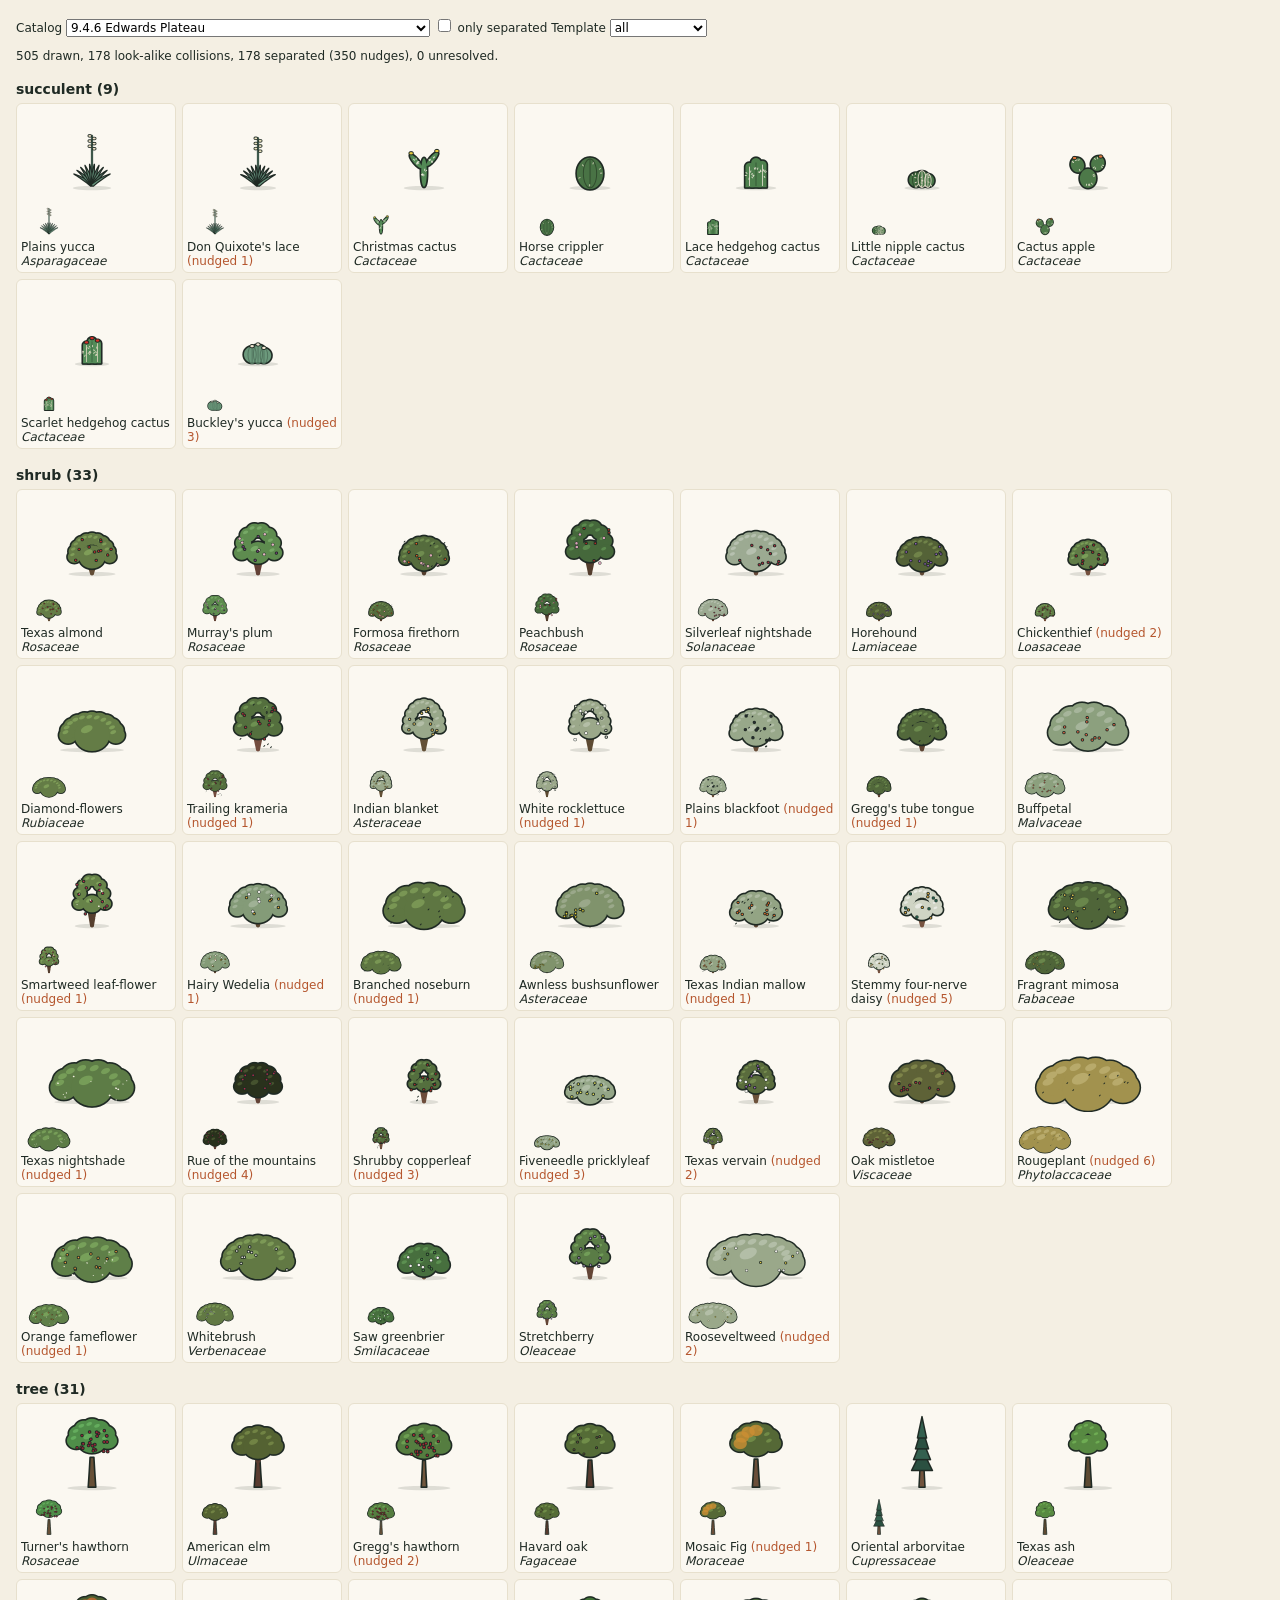
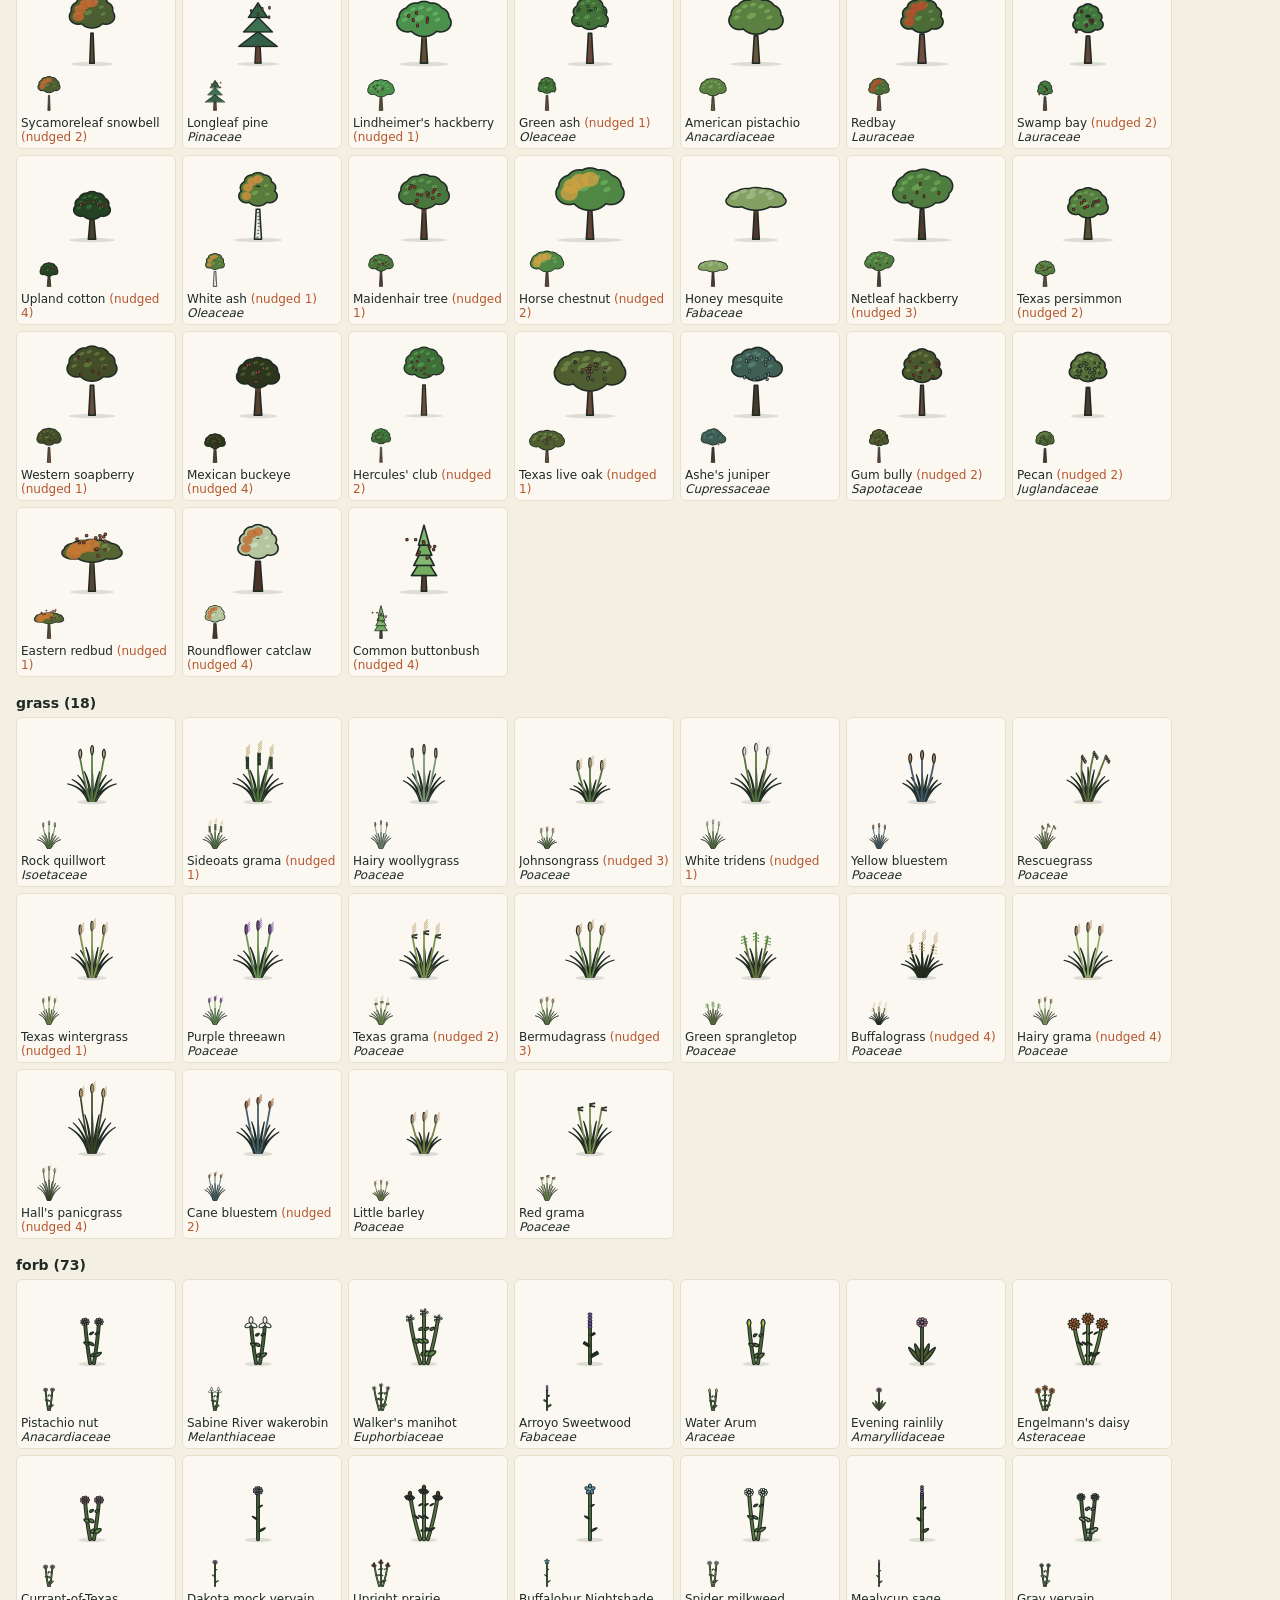
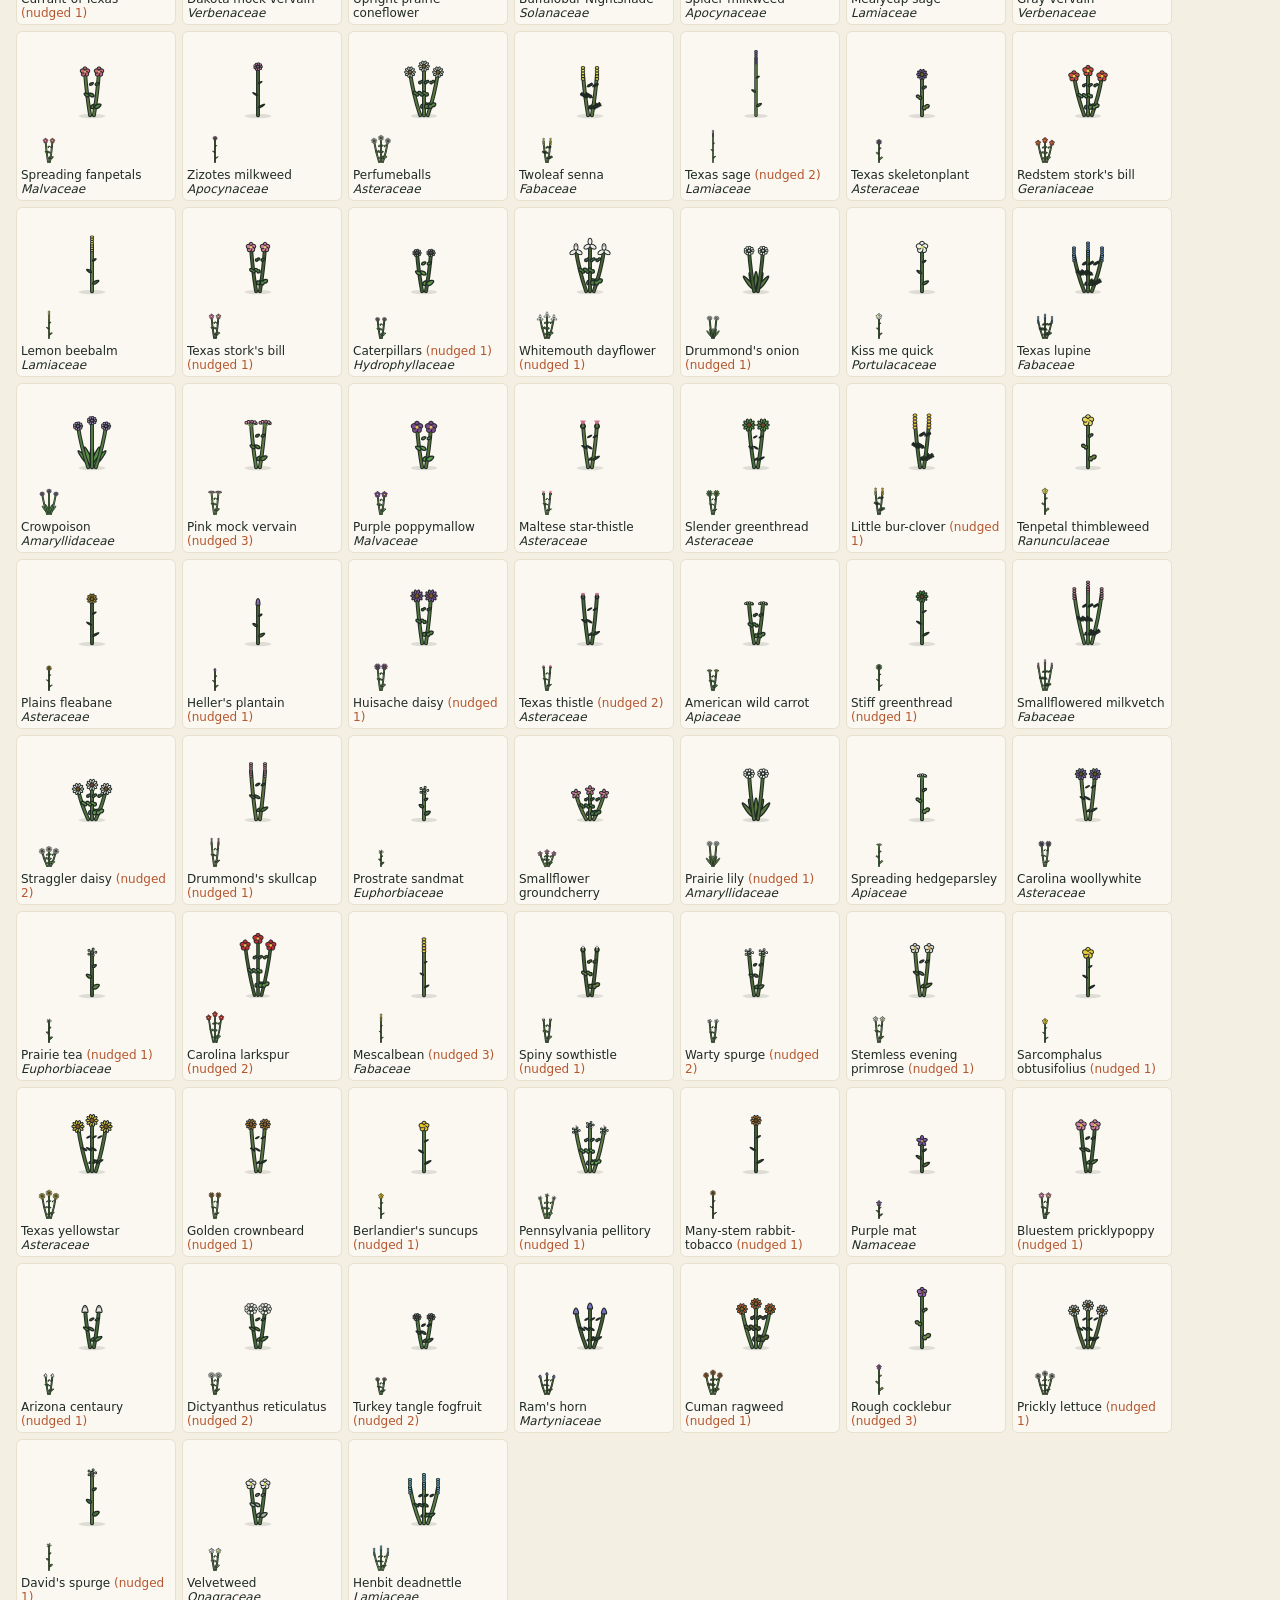
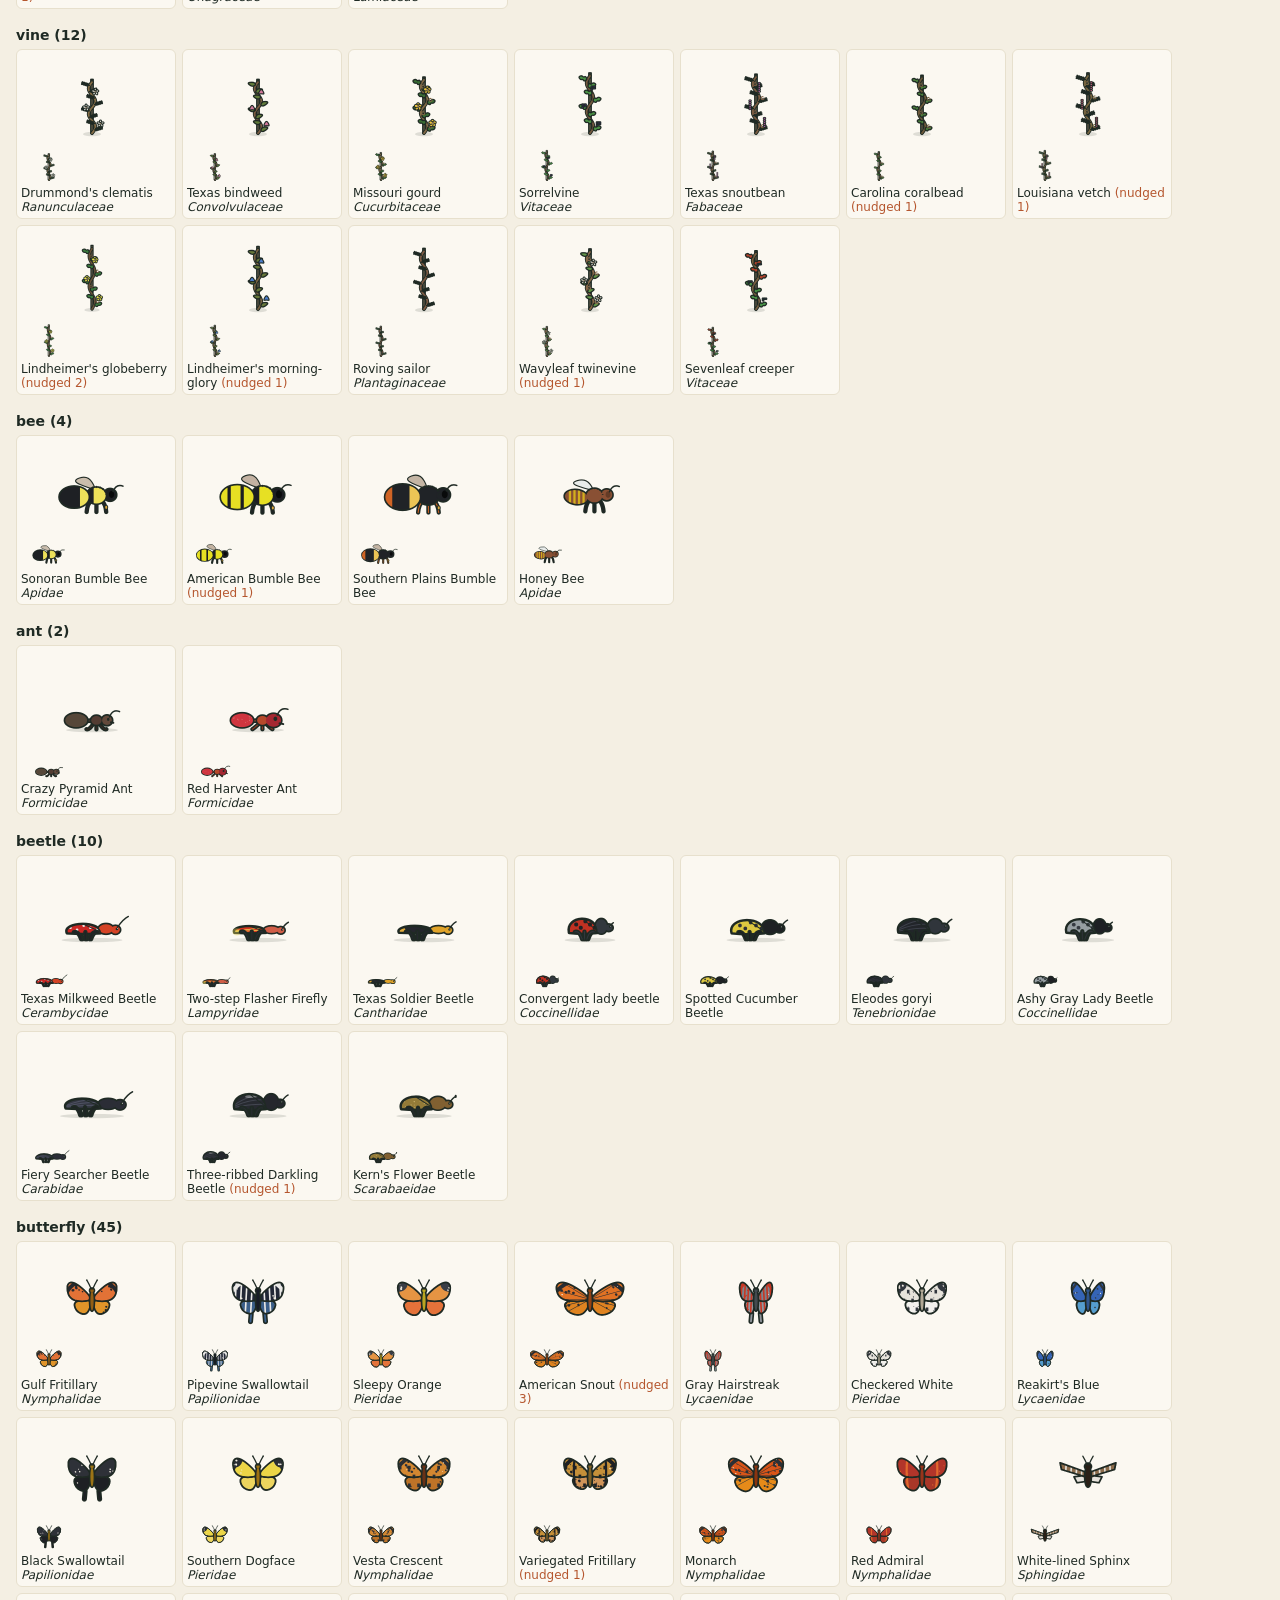
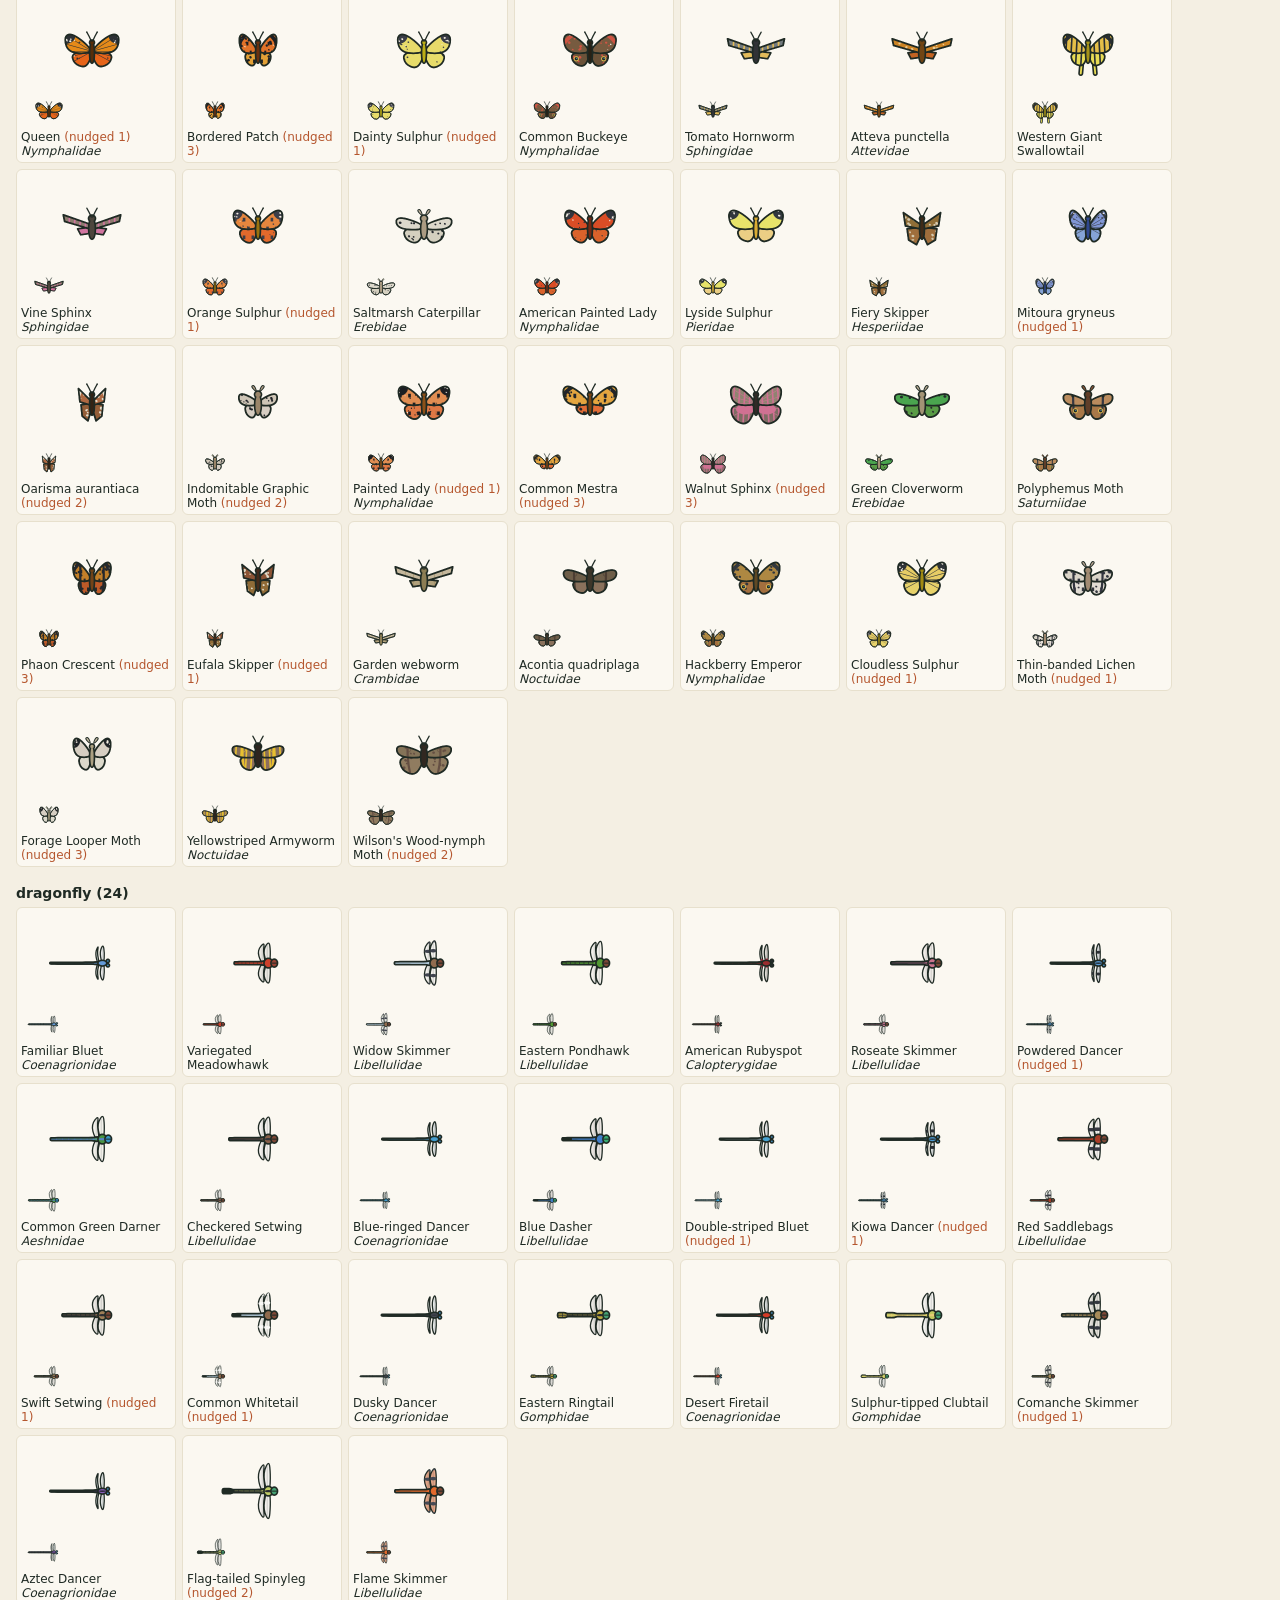
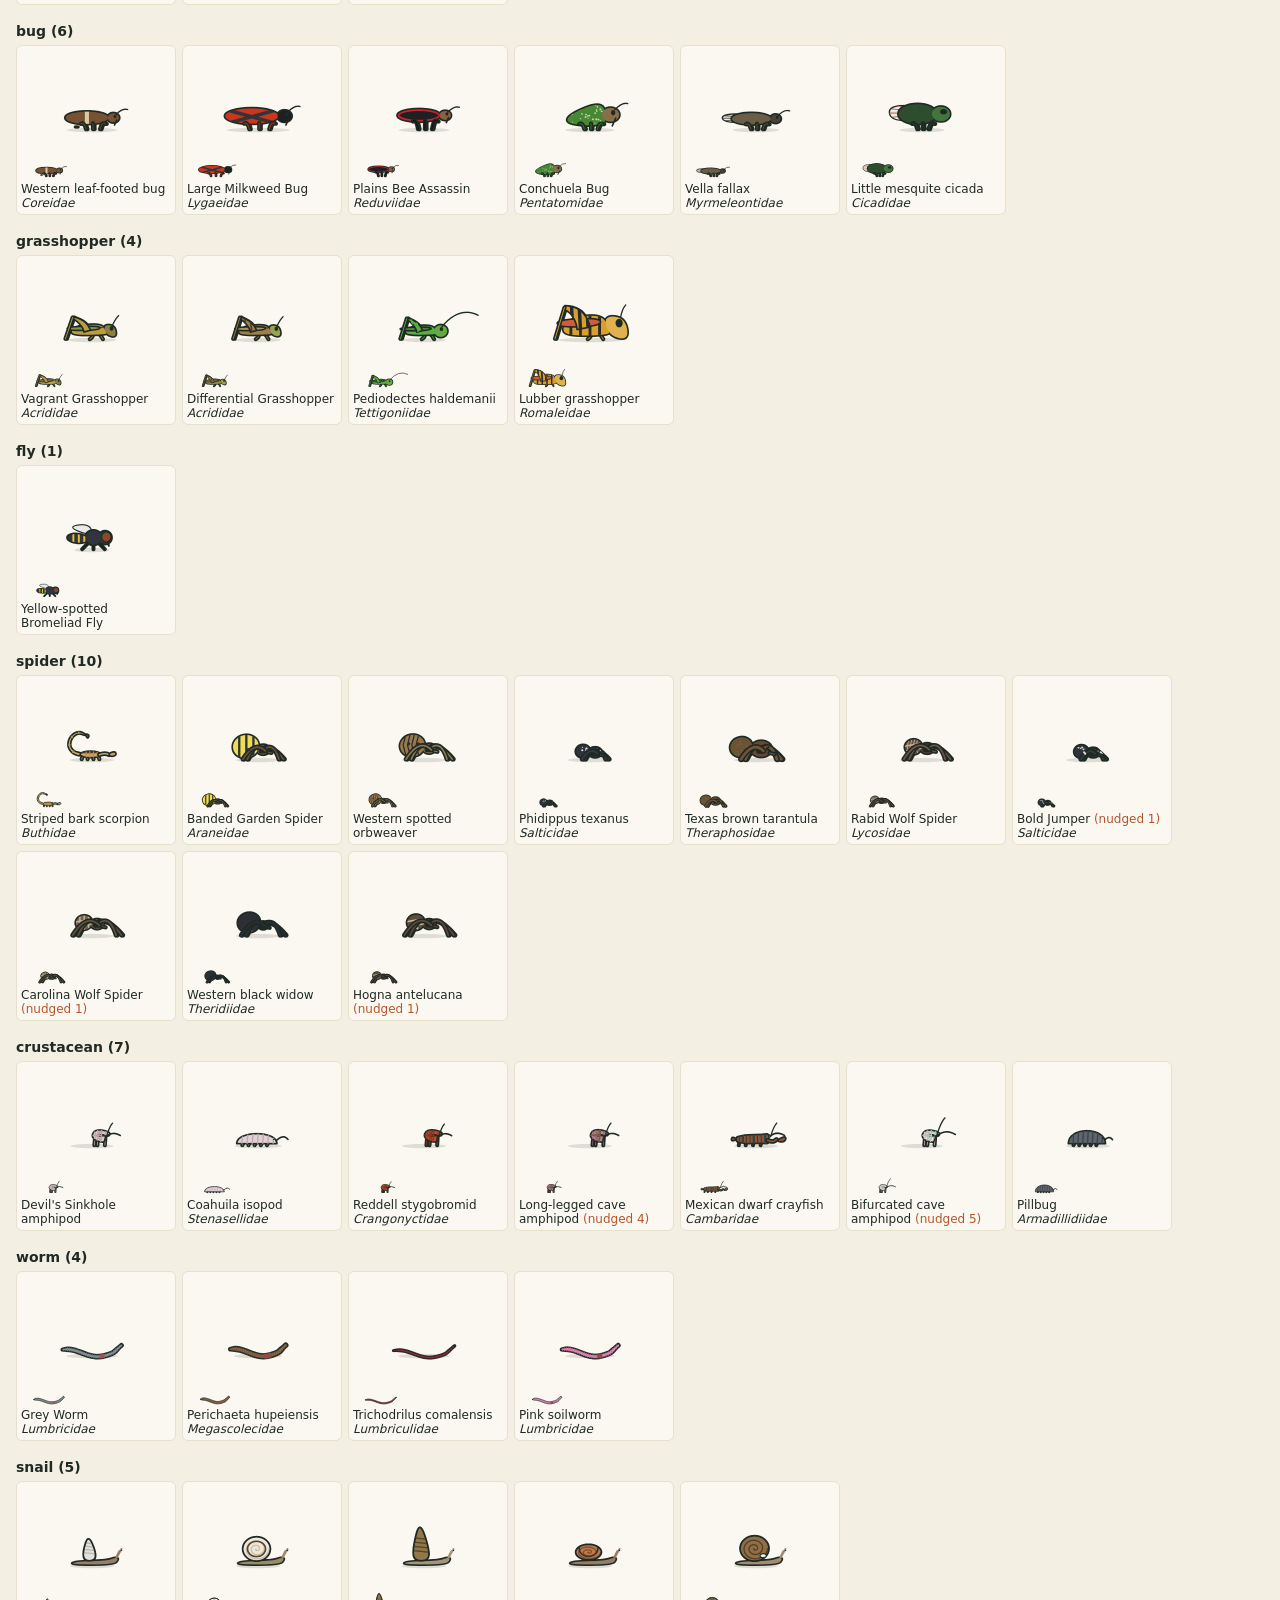
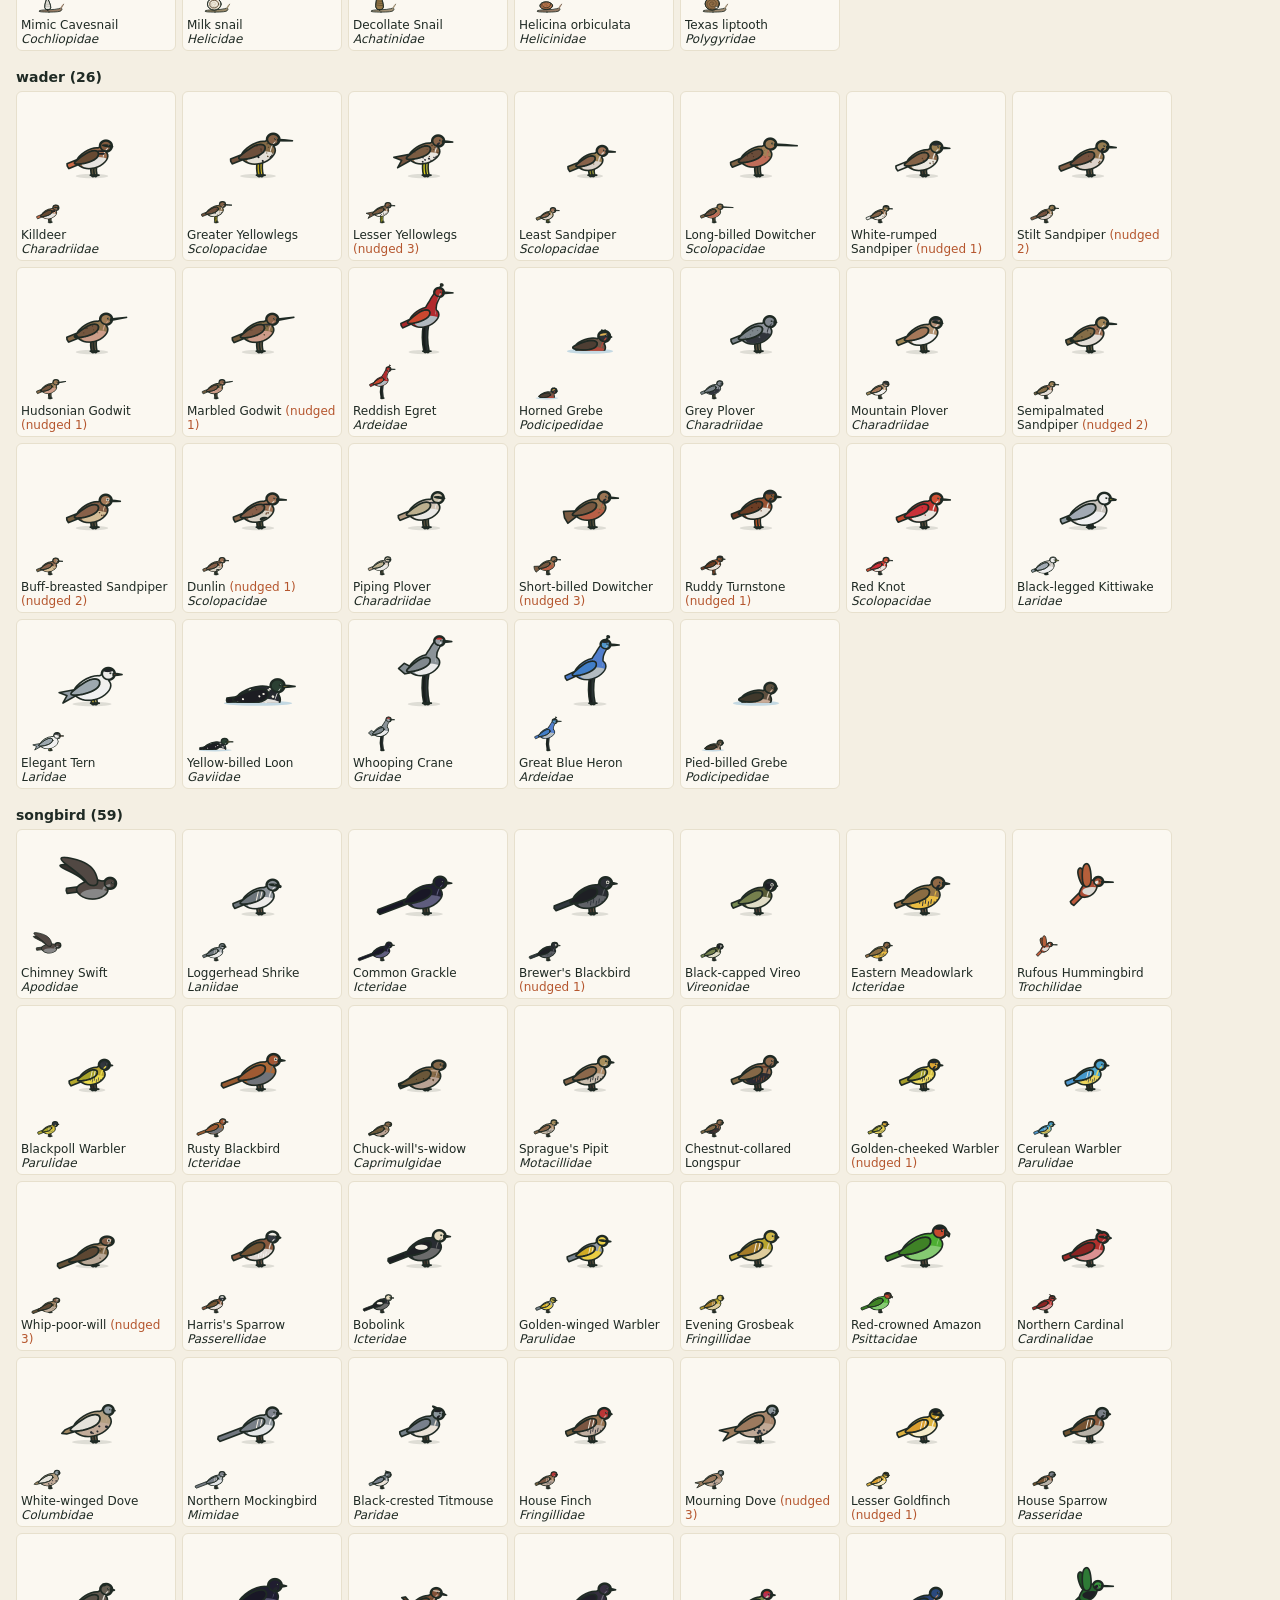
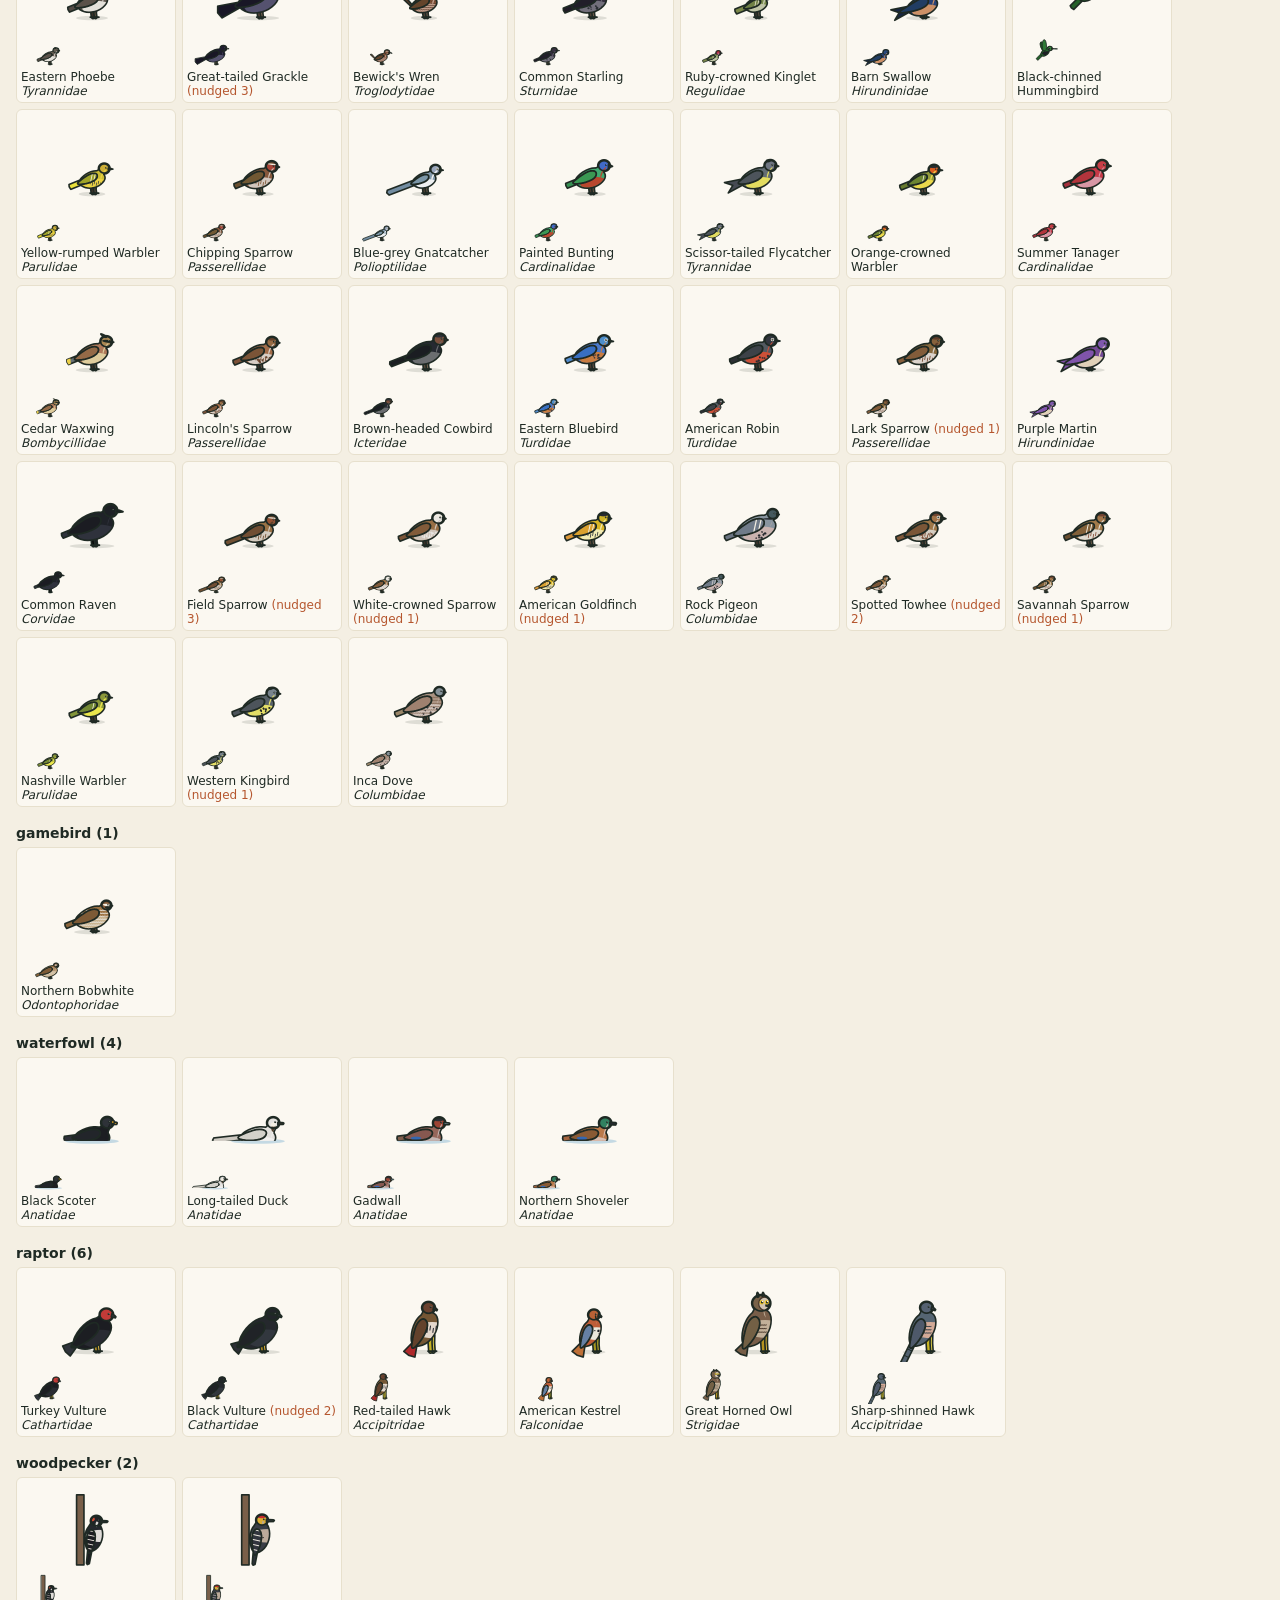
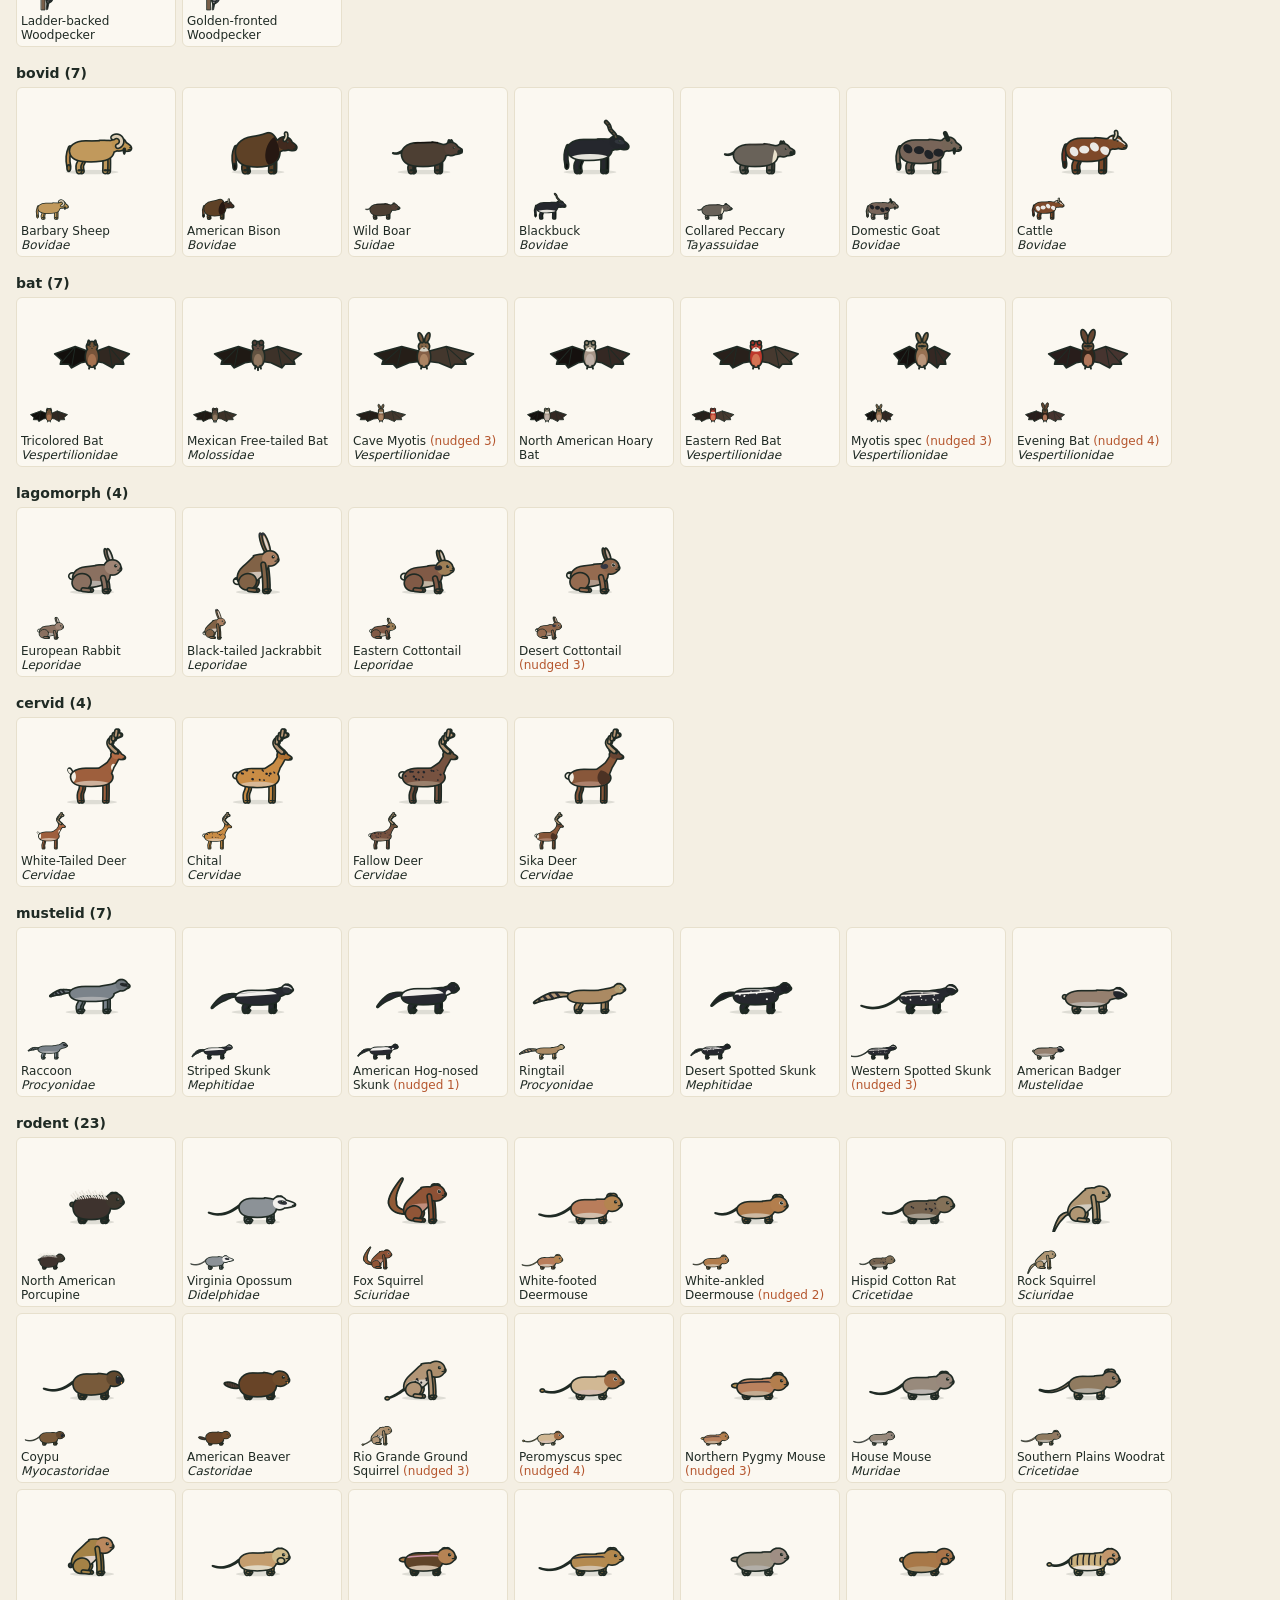
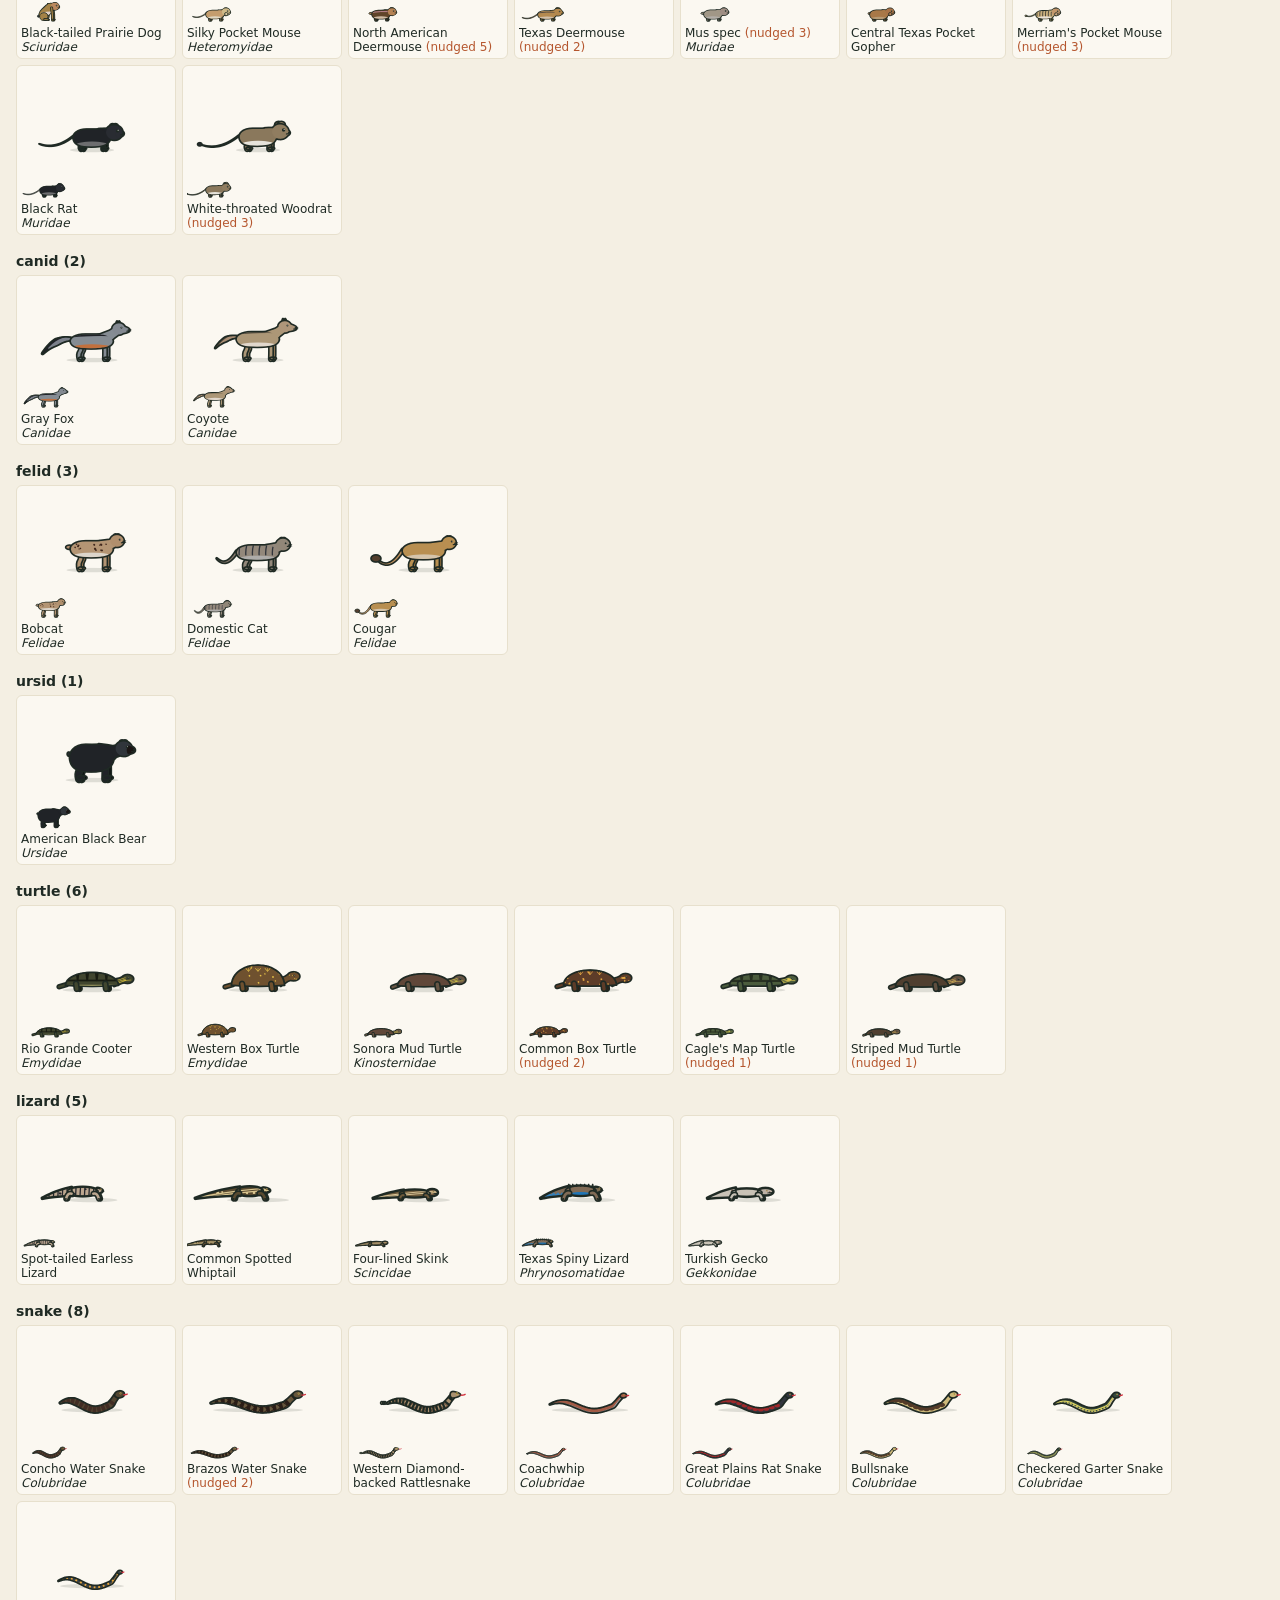
<file: tools/sprite-gallery.html>
<!doctype html>
<html lang="en">
<head>
<meta charset="utf-8">
<title>Sprite gallery</title>
<!-- P3-ART dev page: every species of a catalog drawn from its template, grouped by template, with the
     separation nudges noted. Serve the repo (node tools/serve.js 8080) and open /tools/sprite-gallery.html?c=9.4.6 -->
<style>
  body { font: 12px "IBM Plex Sans", system-ui, sans-serif; background: #F4EFE3; color: #1F2A24; margin: 16px; }
  h2 { font-size: 14px; margin: 18px 0 6px; }
  .grid { display: flex; flex-wrap: wrap; gap: 6px; }
  .cell { width: calc(142px * var(--z, 1) + 8px); background: #FBF8F1; border: 1px solid #E7E0CD; border-radius: 6px; padding: 4px; }
  .cell canvas { display: block; }
  .nm { height: 28px; overflow: hidden; line-height: 14px; }
  .sep { color: #B5562E; }
  select, label { font: inherit; }
  .small canvas.s { background: #C9D6A3; }
</style>
</head>
<body>
<label>Catalog <select id="cat"></select></label>
<label><input type="checkbox" id="only"> only separated</label>
<label>Template <select id="tpl"><option value="">all</option></select></label>
<div id="out"></div>
<script src="../js/balance.js"></script>
<script src="../js/genes.js"></script>
<script src="../js/data.js"></script>
<script src="../js/scenarios.js"></script>
<script src="../js/catalogs/index.js"></script>
<script src="../js/sprites.js"></script>
<script src="../js/spritetweaks.js"></script>
<script src="../js/templates.js"></script>
<script src="../js/templates-more.js"></script>
<script>
  const T = window.Trophic;
  const q = new URLSearchParams(location.search);
  const sel = document.getElementById('cat'), tplSel = document.getElementById('tpl');
  for (const c of T.CATALOG_INDEX) sel.add(new Option(c.code + ' ' + c.name, c.code));
  sel.value = q.get('c') || '9.4.6';
  for (const k of Object.keys(T.SpriteTweaks.TEMPLATES)) tplSel.add(new Option(k, k));
  tplSel.value = q.get('t') || '';
  function load(code, done) {
    if (T.CATALOGS && T.CATALOGS[code]) return done(T.CATALOGS[code]);
    const s = document.createElement('script'); s.src = '../js/catalogs/' + code.replace(/\./g, '_') + '.js'; s.onload = () => done(T.CATALOGS[code]); document.head.appendChild(s);
  }
  function render() {
    load(sel.value, cat => {
      const res = T.SpriteTweaks.forCatalog(cat);
      const out = document.getElementById('out'); out.innerHTML = '';
      const by = {};
      for (const it of res.list) (by[it.tw.tpl] = by[it.tw.tpl] || []).push(it);
      const s = res.stats;
      out.insertAdjacentHTML('beforeend', '<p>' + s.drawn + ' drawn, ' + s.collisions + ' look-alike collisions, ' + s.separated + ' separated (' + s.nudges + ' nudges), ' + s.unresolved.length + ' unresolved.</p>');
      for (const [tpl, list] of Object.entries(by)) {
        const only = (q.get('t') && !tplSel.dataset.touched ? q.get('t') : tplSel.value).split(',').filter(Boolean);
        if (only.length && !only.includes(tpl)) continue;
        const items = (document.getElementById('only').checked ? list.filter(it => it.tw.sep) : list).slice(0, +(q.get('n') || 1e9));
        if (!items.length) continue;
        const h = document.createElement('h2'); if (q.get('compact')) h.style.margin = '4px 0'; h.textContent = tpl + ' (' + list.length + ')'; out.appendChild(h);
        const g = document.createElement('div'); g.className = 'grid'; out.appendChild(g);
        for (const it of items) {
          const d = document.createElement('div'); d.className = 'cell';
          const cv = document.createElement('canvas'); cv.width = 284; cv.height = 180; const z = +(q.get('z') || 1); document.body.style.setProperty('--z', z); cv.style.width = 142 * z + 'px'; cv.style.height = 90 * z + 'px';
          T.paintCreature(cv, { tweaks: it.tw }, {});
          const small = T.getSprite('', { tweaks: it.tw }, 28);
          const sc = document.createElement('canvas'); sc.width = small.width; sc.height = small.height; sc.className = 's'; sc.getContext('2d').drawImage(small, 0, 0);
          d.appendChild(cv); d.appendChild(sc);
          d.insertAdjacentHTML('beforeend', '<div class="nm">' + (it.e.common || it.e.sci) + (it.tw.sep ? ' <span class="sep">(nudged ' + it.tw.sep + ')</span>' : '') + '<br><i>' + it.e.family + '</i></div>');
          d.title = JSON.stringify({ parts: it.tw.parts, p: it.tw.p, marks: it.tw.marks, pose: it.tw.pose });
          g.appendChild(d);
        }
      }
    });
  }
  tplSel.addEventListener('change', () => { tplSel.dataset.touched = 1; });
  // ?sheet=1: one contact sheet canvas filling the window (for quick screenshots): n species per template row.
  function sheet() {
    load(sel.value, cat => {
      const res = T.SpriteTweaks.forCatalog(cat), by = {};
      for (const it of res.list) (by[it.tw.tpl] = by[it.tw.tpl] || []).push(it);
      const only = (q.get('t') || '').split(',').filter(Boolean);
      const rows = Object.entries(by).filter(([k]) => !only.length || only.includes(k));
      const n = +(q.get('n') || 8), W = innerWidth - 4, H = innerHeight - 4;
      const cw = W / n, ch = Math.min(cw * 0.75, H / rows.length);
      document.body.innerHTML = ''; document.body.style.margin = '0';
      const cv = document.createElement('canvas'); cv.width = W * 2; cv.height = H * 2; cv.style.width = W + 'px'; cv.style.height = H + 'px'; document.body.appendChild(cv);
      const ctx = cv.getContext('2d'); ctx.scale(2, 2);
      rows.forEach(([tpl, list], r) => list.slice(0, n).forEach((it, i) => {
        const x = i * cw, y = r * ch;
        ctx.fillStyle = (r + i) % 2 ? '#FBF8F1' : '#F1EBDC'; ctx.fillRect(x, y, cw, ch);
        const len = Math.min(cw * 0.62, ch * 0.82);
        ctx.save(); ctx.translate(x + cw / 2, y + ch * 0.86 - len * 0.3); T.SpriteTemplates.draw(ctx, it.tw, len, {}); ctx.restore();
        ctx.fillStyle = '#1F2A24'; ctx.font = '9px sans-serif'; ctx.fillText((it.e.common || it.e.sci).slice(0, 22), x + 2, y + 9);
      }));
    });
  }
  if (q.get('sheet')) { sheet(); } else {
  sel.onchange = tplSel.onchange = document.getElementById('only').onchange = render;
  render(); }
</script>
</body>
</html>
</file>
<file: css/style.css>
/* Keystone — Phase 2 UI (Keystone_UI_Design): cream surfaces, ink text, teal accent, fixed trophic colours. */
:root {
  --page: #E9E3D4;
  --bg: #F4EFE3;
  --surface: #FBF8F1;
  --surface-2: #F4EFE3;
  --surface-3: #E7E0CD;
  --line: #DCD3C0;
  --ink: #1F2A24;
  --ink-2: #555C55;
  --ink-3: #8C8A80;
  --accent: #1D6570;
  --accent-soft: #DDEBEC;
  --accent-line: #9CC3C6;
  --gold: #F5C542;
  --gold-soft: #FFF6D8;
  --bad: #C9483F;
  --bad-dark: #9C3A31;
  --good: #3F7D3A;
  --purple: #7C55A8;
  --producer: #5E9E45;
  --herbivore: #E0B03A;
  --omnivore: #E0813A;
  --carnivore1: #C9483F;
  --carnivore2: #7C55A8;
  --decomposer: #8C8A80;
  --radius: 10px;
  --shadow: 0 10px 30px rgba(31, 42, 36, 0.12);
  --serif: Fraunces, "Iowan Old Style", Georgia, serif;
  --sans: "IBM Plex Sans", system-ui, -apple-system, "Segoe UI", sans-serif;
  --mono: "IBM Plex Mono", ui-monospace, Consolas, monospace;
  color-scheme: light;
}
* { box-sizing: border-box; }
html, body { margin: 0; height: 100%; overflow: hidden; background: var(--bg); }
body { font: 14px/1.4 var(--sans); color: var(--ink); -webkit-font-smoothing: antialiased; }
[hidden] { display: none !important; }
button, input, select { font: inherit; color: inherit; }
h1, h2, h3 { margin: 0; font-weight: 700; }
.h-serif { font-family: var(--serif); letter-spacing: -0.2px; }
h2.h-serif { font-size: 20px; }
h3.h-serif { font-size: 16px; }
.mono { font-family: var(--mono); font-variant-numeric: tabular-nums; }
.big { font-size: 22px; font-weight: 500; }
.huge { font-size: 34px; }
.dim { color: var(--ink-2); font-weight: 400; }
.caption { font-size: 12px; color: var(--ink-2); margin: 0; }
.eyebrow { font-size: 11px; letter-spacing: 1px; text-transform: uppercase; color: var(--ink-2); font-weight: 600; }
.row { display: flex; align-items: center; }
.row.between { justify-content: space-between; }
.row.gap { gap: 8px; }
.row.center { justify-content: center; }
.card { background: var(--surface); border: 1px solid var(--line); border-radius: var(--radius); }
.card.pad { padding: 14px; }
.card.pad-l { padding: 18px 20px; }
.card.dark { background: var(--ink); color: var(--surface); border-color: var(--ink); }
.card.dark .caption, .card.dark .dim { color: #C9C4B5; }
#app { position: fixed; inset: 0; }

/* ---------- buttons, chips, fields ---------- */
.btn { display: inline-flex; align-items: center; justify-content: center; gap: 6px; border: 1px solid var(--line); background: var(--surface); color: var(--ink);
  padding: 9px 16px; border-radius: 8px; font-weight: 600; cursor: pointer; text-decoration: none; white-space: nowrap; }
.btn svg { width: 15px; height: 15px; }
.btn:hover:not(:disabled) { background: var(--surface-3); }
.btn.primary { background: var(--ink); color: var(--surface); border-color: var(--ink); }
.btn.primary:hover:not(:disabled) { background: #33413A; }
.btn.accent { background: var(--accent); color: #fff; border-color: var(--accent); }
.btn.accent:hover:not(:disabled) { background: #185660; }
.btn.light { background: var(--surface); color: var(--ink); border-color: var(--surface); }
.btn.ghost { background: transparent; }
.btn.small { padding: 6px 12px; font-size: 13px; }
.btn.wide { width: 100%; padding: 12px; }
.btn.danger { color: var(--bad); }
.btn:disabled { opacity: 0.45; cursor: default; }
.btn:focus-visible, button:focus-visible, select:focus-visible, input:focus-visible { outline: 2px solid var(--accent); outline-offset: 2px; }
.icon-btn { width: 36px; height: 36px; border-radius: 8px; border: 1px solid var(--line); background: var(--surface); cursor: pointer; display: inline-flex; align-items: center; justify-content: center; flex: none; }
.icon-btn svg { width: 16px; height: 16px; }
.icon-btn:hover { background: var(--surface-3); }
.only-narrow { display: none; }
.chip { display: inline-flex; align-items: center; gap: 6px; padding: 4px 10px; border-radius: 999px; font-size: 12px; font-weight: 600; background: var(--surface-2); border: 1px solid var(--line); white-space: nowrap; }
.chip-green { background: #E4EFDC; border-color: #BCD6AE; color: #2F5A27; }
.chip-red { background: #F6E1DE; border-color: #E5B3AD; color: var(--bad-dark); }
.chip-gold { background: var(--gold-soft); border-color: #EAD28A; color: #6B5310; }
.chips { display: flex; flex-wrap: wrap; gap: 6px; }
.field { display: flex; flex-direction: column; gap: 4px; }
.field input, .field select, select { padding: 8px 10px; border: 1px solid var(--line); border-radius: 8px; background: var(--surface); }
.sh { width: 12px; height: 12px; display: inline-block; flex: none; border: 1px solid rgba(31,42,36,0.8); }
.sh.circle { border-radius: 50%; }
.sh.square { border-radius: 2px; }
.sh.diamond { transform: rotate(45deg) scale(0.85); border-radius: 1px; }
.sh.triangle { width: 0; height: 0; border: 0; border-left: 7px solid transparent; border-right: 7px solid transparent; border-bottom: 12px solid currentColor; background: none !important; }
.sh.dot { border-radius: 50%; transform: scale(0.6); }

/* ---------- top bars ---------- */
.bar { height: 64px; display: flex; align-items: center; gap: 22px; padding: 0 20px; background: var(--surface); border-bottom: 1px solid var(--line); flex: none; }
.brand { font-family: var(--serif); font-size: 26px; font-weight: 700; letter-spacing: -0.5px; }
.big-brand { font-size: 34px; }
.bar-sub { font-size: 15px; }
.bar-title { display: flex; flex-direction: column; gap: 2px; }
.bar-spacer { flex: 1; }
.tagline { font-size: 14px; }
.season { display: flex; flex-direction: column; gap: 6px; width: 280px; }
.season .labels { display: flex; justify-content: space-between; font-size: 12px; color: var(--ink-2); }
.season .labels b { color: var(--ink); }
.season .segs { display: flex; gap: 4px; }
.season .segs i { flex: 1; height: 6px; border-radius: 3px; background: var(--surface-3); position: relative; overflow: hidden; }
.season .segs i.done { background: #C9C1AA; }
.season .segs i.now::after { content: ""; position: absolute; left: 0; top: 0; bottom: 0; width: var(--p, 0%); background: #E0B03A; }
.season-left { text-align: right; }
.speed { display: flex; gap: 6px; }
.speed button { min-width: 44px; height: 36px; border: 1px solid var(--line); background: var(--surface); border-radius: 8px; cursor: pointer; font-weight: 600; font-size: 13px; }
.speed button svg { width: 12px; height: 12px; fill: currentColor; }
.speed button.on { background: var(--ink); color: var(--surface); border-color: var(--ink); }
.tabs { display: flex; background: var(--surface-2); border: 1px solid var(--line); border-radius: 10px; padding: 3px; gap: 3px; }
.tabs button { border: 0; background: transparent; padding: 8px 14px; border-radius: 7px; font-weight: 600; cursor: pointer; font-size: 13px; }
.tabs button[aria-selected="true"] { background: var(--ink); color: var(--surface); }
.tabs button:disabled { opacity: 0.5; cursor: default; }
.mp-pill { display: flex; align-items: baseline; gap: 8px; background: var(--ink); color: var(--surface); border-radius: 10px; padding: 8px 14px; }
.mp-pill span { font-size: 12px; color: #C9C4B5; }
.mp-pill b { font-size: 22px; }
.mp-pill small { font-size: 12px; color: #C9C4B5; }

/* ---------- world view ---------- */
.world { position: absolute; inset: 0; display: grid; grid-template-rows: 64px 1fr 72px; grid-template-columns: 260px 1fr 290px; background: var(--bg); }
.world > .bar { grid-column: 1 / -1; }
.side { background: var(--surface); padding: 16px; overflow: auto; }
.side-left { border-right: 1px solid var(--line); display: flex; flex-direction: column; gap: 8px; }
.side-right { border-left: 1px solid var(--line); display: flex; flex-direction: column; gap: 10px; }
.map-cell { position: relative; overflow: hidden; background: var(--surface-3); }
#world { position: absolute; inset: 0; width: 100%; height: 100%; display: block; touch-action: none; cursor: grab; }
#world.dragging { cursor: grabbing; }
#world.placing { cursor: crosshair; }
.pyramid { display: flex; flex-direction: column; gap: 10px; margin-top: 8px; }
.pyr-tabs { margin-top: 8px; }
.pyr-tabs button { flex: 1; padding: 6px 4px; }
.pyr-row .pyr-label em { font-style: normal; font-family: var(--mono); font-size: 11px; color: var(--ink-3, #8C8A80); margin-left: 6px; }
.linklike { border: 0; background: none; padding: 0; color: var(--accent); font: inherit; font-weight: 600; cursor: pointer; text-decoration: underline; }
.cycles { margin-top: 14px; display: flex; flex-direction: column; gap: 8px; }
.cycles .cy-block { border-top: 1px solid var(--line); padding-top: 8px; }
.cycles .cy-title { font-size: 12px; font-weight: 600; color: var(--ink); margin-bottom: 3px; }
.cycles .cy-row { display: flex; justify-content: space-between; font-size: 12px; color: var(--ink-2); }
.cycles .cy-row b { font-family: var(--mono); font-weight: 500; color: var(--ink); }
.cycles .cy-warn { font-size: 12px; color: var(--bad); margin-top: 3px; }
.check-row { gap: 8px; align-items: flex-start; font-size: 13px; margin: 6px 0 10px; cursor: pointer; }
.check-row input { margin-top: 3px; }
.pyr-note { font-size: 12px; color: var(--ink); background: var(--surface-2); border: 1px solid var(--line); border-radius: 8px; padding: 8px 10px; margin: 10px 0 0; }
.pyr-row .pyr-label { display: flex; justify-content: space-between; font-size: 12px; color: var(--ink-2); margin-bottom: 3px; }
.pyr-row .pyr-label b { font-family: var(--mono); font-weight: 500; color: var(--ink); }
.pyr-bar { position: relative; height: 22px; margin: 0 auto; border-radius: 4px; transition: width 0.4s ease; min-width: 3px; overflow: hidden; }
.share-note, .sun-note { font-size: 12px; color: var(--ink-2); margin: 6px 0 0; display: flex; gap: 8px; align-items: flex-start; }
.share-note::before { content: ""; width: 10px; height: 10px; background: var(--accent); flex: none; margin-top: 3px; border-radius: 2px; }
.sun-note::before { content: "☀"; color: #D69B1F; }
.legend { margin-top: auto; display: grid; grid-template-columns: 1fr 1fr; gap: 6px 10px; font-size: 12px; color: var(--ink-2); padding-top: 12px; }
.legend span { display: flex; gap: 6px; align-items: center; }
.sp-head { display: flex; gap: 10px; align-items: center; }
.sp-head canvas { width: 44px; height: 44px; }
.stat-cards { display: grid; grid-template-columns: 1fr 1fr; gap: 8px; }
.stat { background: var(--surface-2); border-radius: 8px; padding: 10px 12px; }
.stat .big { margin: 2px 0; }
.energy-strip { width: 100%; height: 16px; display: block; border-radius: 4px; }
.strip-labels { font-size: 11px; margin-top: -4px; }
.rivals-head { margin-top: 8px; }
.rival-list { list-style: none; margin: 0; padding: 0; display: flex; flex-direction: column; }
.rival-list li { display: grid; grid-template-columns: 16px 1fr auto; gap: 4px 10px; align-items: center; padding: 9px 2px; border-top: 1px solid var(--line); font-size: 13px; }
.rival-list li .val { text-align: right; font-family: var(--mono); font-weight: 500; }
.rival-list li .val small { display: block; font-family: var(--sans); font-size: 11px; color: var(--ink-2); font-weight: 400; }
.rival-list li.warn .val small { color: var(--bad); }
.rival-list li.defeated { color: var(--ink-3); }
.rival-list li.defeated .nm { text-decoration: line-through; }
.rival-list li .why { grid-column: 2 / -1; font-size: 11px; color: var(--ink-2); margin-top: -4px; }
.dir-bar { grid-column: 1 / -1; display: flex; align-items: center; gap: 14px; padding: 0 20px; background: var(--surface); border-top: 1px solid var(--line); }
.directives { display: flex; gap: 8px; }
.dir-btn { display: flex; align-items: center; gap: 10px; height: 50px; padding: 0 14px 0 8px; border: 1px solid var(--line); background: var(--surface); border-radius: 10px; cursor: pointer; }
.dir-btn .ico { width: 34px; height: 34px; border-radius: 50%; border: 1.5px solid var(--line); display: inline-flex; align-items: center; justify-content: center; position: relative; background: var(--surface); }
.dir-btn .ico svg { width: 18px; height: 18px; }
.dir-btn .ico::before { content: ""; position: absolute; inset: -3px; border-radius: 50%; background: conic-gradient(var(--ink-2) var(--p, 0%), transparent 0); -webkit-mask: radial-gradient(circle, transparent 62%, #000 64%); mask: radial-gradient(circle, transparent 62%, #000 64%); }
.dir-btn .txt { display: flex; flex-direction: column; align-items: flex-start; line-height: 1.15; }
.dir-btn .txt b { font-weight: 600; font-size: 14px; }
.dir-btn .txt small { font-size: 11px; color: var(--ink-2); display: flex; gap: 6px; align-items: center; }
.dir-btn kbd { font: 500 10px var(--mono); padding: 0 5px; border: 1px solid var(--line); border-radius: 4px; background: var(--surface-2); color: var(--ink-2); }
.dir-btn.active { border: 2px solid var(--ink); background: var(--accent-soft); padding-left: 7px; }
.dir-btn.active small { color: var(--accent); font-weight: 600; }
.dir-btn:disabled { opacity: 0.4; cursor: not-allowed; }
.territory-btn { display: flex; align-items: center; gap: 10px; height: 50px; padding: 0 16px; border: 1.5px solid var(--accent); background: #E8F1F2; color: var(--accent); border-radius: 10px; cursor: pointer; }
.territory-btn svg { width: 20px; height: 20px; }
.territory-btn span { display: flex; flex-direction: column; align-items: flex-start; line-height: 1.15; }
.territory-btn small { font-size: 11px; }
.territory-btn.placing { background: var(--accent); color: #fff; }
.tint-card { position: absolute; top: 12px; left: 12px; width: 230px; padding: 12px; display: flex; flex-direction: column; gap: 6px; box-shadow: 0 4px 14px rgba(31,42,36,0.1); }
.tint-card select { width: 100%; padding: 6px 8px; }
.tint-bar { height: 8px; border-radius: 4px; background: linear-gradient(90deg, #465EBE, #6E8FC8, #E6E1CD, #E9A15C, #E6782A); }
.switch { width: 36px; height: 20px; border-radius: 999px; border: 0; background: var(--surface-3); position: relative; cursor: pointer; }
.switch i { position: absolute; top: 2px; left: 2px; width: 16px; height: 16px; border-radius: 50%; background: #fff; transition: left 0.15s; box-shadow: 0 1px 2px rgba(0,0,0,0.2); }
.switch[aria-checked="true"] { background: var(--accent); }
.switch[aria-checked="true"] i { left: 18px; }
.ov-ctl { position: absolute; top: 12px; left: 12px; max-width: 260px; display: flex; flex-direction: column; gap: 6px; }
.ov-ctl select { font: inherit; font-size: 12px; padding: 5px 8px; border-radius: 8px; border: 1px solid var(--line); background: var(--surface); }
#ov-legend { background: var(--surface); border: 1px solid var(--line); border-radius: 8px; padding: 8px 10px; font-size: 11.5px; color: var(--ink-2); box-shadow: 0 2px 8px rgba(0,0,0,0.06); }
#ov-legend p { margin: 6px 0 0; }
#ov-legend .ov-note { color: #9A4A15; }
.ov-keys { display: flex; flex-wrap: wrap; gap: 4px 10px; }
.ov-keys i { display: inline-block; width: 10px; height: 10px; border-radius: 2px; margin-right: 4px; vertical-align: -1px; border: 1px solid rgba(0,0,0,0.15); }
.sr-only { position: absolute; width: 1px; height: 1px; overflow: hidden; clip: rect(0 0 0 0); white-space: nowrap; }
.zoom-btns { position: absolute; top: 12px; right: 12px; display: flex; flex-direction: column; gap: 6px; }
.zoom-btns button { width: 34px; height: 34px; border-radius: 8px; border: 1px solid var(--line); background: var(--surface); font-size: 18px; cursor: pointer; }
.inspector { position: absolute; width: 320px; padding: 14px; box-shadow: var(--shadow); z-index: 5; }
.ins-head { display: flex; align-items: center; gap: 8px; margin-bottom: 10px; }
.ins-head b { font-size: 15px; }
.ins-head .close { margin-left: auto; border: 0; background: none; font-size: 18px; cursor: pointer; color: var(--ink-2); }
.ins-kv { display: grid; grid-template-columns: 1fr 1fr; gap: 6px 14px; font-size: 12px; color: var(--ink-2); margin-bottom: 10px; }
.ins-kv b { color: var(--ink); font-family: var(--mono); font-weight: 500; }
.gene-rows { border-top: 1px solid var(--line); padding-top: 8px; }
.gene-rows .hdr { display: flex; justify-content: space-between; font-size: 10px; letter-spacing: 1px; text-transform: uppercase; color: var(--ink-2); margin-bottom: 6px; }
.gene-row { display: grid; grid-template-columns: 78px 1fr 92px; align-items: center; gap: 8px; font-size: 12px; margin-bottom: 5px; }
.gene-row .trk { position: relative; height: 4px; background: var(--surface-3); border-radius: 2px; }
.gene-row .trk .m { position: absolute; top: -4px; width: 2px; height: 12px; background: var(--ink-2); }
.gene-row .trk .d { position: absolute; top: -4px; width: 12px; height: 12px; margin-left: -6px; border-radius: 50%; background: var(--accent); border: 2px solid var(--surface); box-shadow: 0 0 0 1px var(--accent); }
.gene-row .v { text-align: right; font-family: var(--mono); }
.pos { color: var(--good); } .neg { color: var(--bad); }
.ins-actions { display: flex; gap: 8px; margin-top: 10px; }
.ins-actions .btn { flex: 1; padding: 9px 10px; }
.btn.cull { border-color: var(--bad); color: var(--bad); background: var(--surface); }
.hint { position: absolute; left: 50%; bottom: 14px; transform: translateX(-50%); width: min(560px, calc(100% - 40px)); padding: 12px 14px; display: flex; gap: 10px; border-left: 4px solid var(--accent); box-shadow: var(--shadow); z-index: 4; }
.hint p { margin: 0; flex: 1; font-size: 13px; }
.hint button { border: 0; background: none; font-size: 18px; cursor: pointer; color: var(--ink-2); }
#debug-overlay { position: absolute; left: 12px; bottom: 12px; font: 11px/1.35 var(--mono); background: rgba(31,42,36,0.8); color: #D8E8D2; padding: 6px 8px; border-radius: 6px; pointer-events: none; white-space: pre; z-index: 3; }
#toasts { position: fixed; z-index: 60; left: 50%; bottom: 88px; transform: translateX(-50%); display: flex; flex-direction: column; gap: 6px; align-items: center; pointer-events: none; }
.toast { background: var(--ink); color: var(--surface); padding: 8px 16px; border-radius: 999px; box-shadow: var(--shadow); font-size: 13px; animation: toast-in 0.25s ease; }
.toast.good { background: #2F5A27; } .toast.bad { background: var(--bad-dark); }
@keyframes toast-in { from { opacity: 0; transform: translateY(8px); } }

/* ---------- full screens ---------- */
.screen { position: absolute; inset: 0; display: flex; flex-direction: column; background: var(--bg); overflow: hidden; }
.screen-body { flex: 1; overflow: auto; padding: 20px 24px 40px; }

/* new world */
.continue-box { display: flex; align-items: center; justify-content: space-between; gap: 12px; padding: 12px 16px; margin-bottom: 16px; border-color: var(--accent-line); }
.nw-grid { display: grid; grid-template-columns: 1fr 420px; gap: 20px; max-width: 1400px; margin: 0 auto; align-items: start; }
.gen-controls { display: grid; grid-template-columns: 130px 220px auto 1fr; gap: 12px; align-items: end; margin: 14px 0 18px; }
.gen-controls input { font-size: 18px; width: 100%; }
.stability { font-size: 12px; }
.stability .row { justify-content: space-between; }
.stability b { color: var(--good); }
.stability.fail b { color: var(--bad); }
.stability .track { height: 6px; background: var(--surface-3); border-radius: 3px; overflow: hidden; margin: 4px 0; }
.stability .track i { display: block; height: 100%; background: var(--good); transition: width 0.2s; }
.roster { display: flex; flex-direction: column; gap: 10px; margin: 10px 0 18px; }
.roster-row { display: grid; grid-template-columns: 150px 1fr; gap: 10px; align-items: center; }
.roster-row .lv { font-size: 13px; font-weight: 600; }
.roster-row .items { display: flex; flex-wrap: wrap; gap: 8px; }
.r-chip { display: flex; align-items: center; gap: 8px; padding: 7px 10px; border: 1px solid var(--line); border-radius: 8px; background: var(--surface-2); min-width: 128px; }
.r-chip b { font-size: 13px; display: block; }
.r-chip small { font-size: 11px; color: var(--ink-2); }
.web-head { display: grid; grid-template-columns: 150px 1fr; gap: 10px; border-top: 1px solid var(--line); padding-top: 14px; }
.food-web svg { width: 100%; height: auto; display: block; }
.food-web text { font: 10px var(--sans); fill: var(--ink-2); }
.founder { display: flex; flex-direction: column; gap: 12px; }
.seg3 { display: grid; grid-template-columns: repeat(3, 1fr); background: var(--surface-2); border: 1px solid var(--line); border-radius: 10px; padding: 3px; gap: 3px; }
.seg3 button { border: 0; background: transparent; padding: 9px 6px; border-radius: 7px; font-weight: 600; cursor: pointer; font-size: 13px; }
.seg3 button[aria-selected="true"] { background: var(--ink); color: var(--surface); }
.arch-chips { display: flex; flex-wrap: wrap; gap: 6px; }
.arch-chips button { border: 1px solid var(--line); background: var(--surface); border-radius: 999px; padding: 6px 12px; font-size: 13px; cursor: pointer; display: inline-flex; gap: 6px; align-items: center; }
.arch-chips button[aria-pressed="true"] { background: var(--ink); color: var(--surface); border-color: var(--ink); }
.founder-main { display: grid; grid-template-columns: 1fr 1fr; gap: 14px; }
.founder-main .pv { background: #F2E8CF; border-radius: 10px; }
.founder-main canvas { width: 100%; height: auto; display: block; }
.gene-list { width: 100%; border-collapse: collapse; font-size: 13px; }
.gene-list td { padding: 4px 0; border-bottom: 1px solid var(--line); }
.gene-list td:last-child { text-align: right; font-family: var(--mono); }
.founder h3 { margin-top: 2px; }
.note-teal { background: var(--accent-soft); color: var(--accent); padding: 8px 10px; border-radius: 8px; font-size: 12px; font-weight: 500; }
.proj { font-size: 12px; }
.proj .track { height: 6px; background: var(--surface-3); border-radius: 3px; overflow: hidden; margin: 4px 0; }
.proj .track i { display: block; height: 100%; background: var(--accent); }
.seg-small { display: flex; border: 1px solid var(--line); border-radius: 8px; overflow: hidden; }
.seg-small button { border: 0; background: var(--surface); padding: 6px 10px; font-size: 12px; font-weight: 600; cursor: pointer; }
.seg-small button + button { border-left: 1px solid var(--line); }
.seg-small button[aria-pressed="true"] { background: var(--ink); color: var(--surface); }
.tpl-row-wrap { border-top: 1px solid var(--line); padding-top: 12px; display: flex; flex-direction: column; gap: 8px; }
.tpl-row { display: grid; grid-template-columns: repeat(4, 1fr); gap: 8px; }
.tpl-row button { text-align: left; border: 1px solid var(--line); background: var(--surface); border-radius: 8px; padding: 8px 10px; cursor: pointer; }
.tpl-row button b { display: block; font-size: 13px; }
.tpl-row button small { font-size: 11px; color: var(--ink-2); }
.tpl-row button[aria-pressed="true"] { border: 2px solid var(--ink); padding: 7px 9px; }
.tpl-cards { display: grid; grid-template-columns: 1fr 1fr; gap: 10px; }
.tpl-card { text-align: left; border: 1px solid var(--line); background: var(--surface); border-radius: 10px; padding: 10px; cursor: pointer; display: flex; flex-direction: column; gap: 3px; }
.tpl-card canvas { width: 100%; height: auto; background: var(--surface-2); border-radius: 6px; }
.tpl-card[aria-pressed="true"] { border: 2px solid var(--ink); padding: 9px; }
.tpl-card small { font-size: 12px; color: var(--ink-2); }
.diff-row { gap: 10px; }

/* editor */
.ev-grid { flex: 1; min-height: 0; display: grid; grid-template-columns: 300px 1fr 300px; gap: 0; overflow: hidden; }
.ev-left { padding: 18px 20px; overflow: auto; display: flex; flex-direction: column; gap: 8px; border-right: 1px solid var(--line); }
.ev-center { padding: 16px; overflow: auto; background: var(--bg); }
.ev-right { padding: 18px 20px; overflow: auto; border-left: 1px solid var(--line); display: flex; flex-direction: column; gap: 8px; background: var(--surface); }
.name-input { font: 700 30px var(--serif); border: 1px solid transparent; background: transparent; border-radius: 6px; padding: 0 4px; margin-left: -4px; width: 100%; }
.name-input:hover, .name-input:focus { border-color: var(--line); background: var(--surface); outline: none; }
.preview-box { background: #EFE6CF; border-radius: 12px; }
.preview-box canvas { width: 100%; height: auto; display: block; }
.meter-card { padding: 14px; display: flex; flex-direction: column; gap: 8px; margin-top: 8px; }
.status { font-size: 12px; font-weight: 600; color: var(--good); }
.status.bad { color: var(--bad); }
.meter-line { font-size: 12px; }
.meter-line .top { display: flex; justify-content: space-between; color: var(--ink-2); }
.meter-line .top b { font-family: var(--mono); color: var(--ink); font-weight: 500; }
.meter-line .track { position: relative; height: 8px; background: var(--surface-3); border-radius: 4px; margin-top: 4px; overflow: hidden; }
.meter-line .track i { position: absolute; top: 0; bottom: 0; border-radius: 4px; }
.hint-inline { background: var(--surface); border: 1px solid var(--line); border-left: 4px solid var(--accent); border-radius: 8px; padding: 10px 12px; font-size: 13px; }
.filters { display: flex; flex-wrap: wrap; gap: 6px; margin-bottom: 8px; }
.filters button { border: 1px solid var(--line); background: var(--surface); border-radius: 999px; padding: 6px 14px; cursor: pointer; font-size: 13px; font-weight: 500; }
.filters button[aria-pressed="true"] { background: var(--ink); color: var(--surface); border-color: var(--ink); }
.legend-line { display: flex; align-items: center; gap: 6px; margin-bottom: 10px; }
.legend-line i { display: inline-block; width: 2px; height: 12px; }
.legend-line .lg-mean { background: var(--ink); } .legend-line .lg-last { border-left: 2px dashed var(--ink-2); width: 0; }
.legend-line span { margin-left: 10px; }
.pin-ico { width: 12px; height: 12px; vertical-align: -2px; }
.gene-grid { display: grid; grid-template-columns: repeat(auto-fill, minmax(220px, 1fr)); gap: 10px; }
.gene-card { background: var(--surface); border: 1px solid var(--line); border-radius: 10px; padding: 12px; display: flex; flex-direction: column; gap: 6px; }
.gene-card.pressure { background: var(--accent-soft); border: 2px solid var(--accent); padding: 11px; }
.gene-card.focus { border: 2px solid var(--purple); padding: 11px; }
.gene-card.queued { border: 2px solid var(--accent); padding: 11px; }
.gene-card .gh { display: flex; align-items: center; gap: 6px; }
.gene-card .gh b { font-size: 14px; }
.gene-card .tag { margin-left: auto; font-size: 10px; letter-spacing: 1px; color: var(--ink-2); }
.gene-card .pin, .gene-card .mu { width: 26px; height: 26px; border-radius: 6px; border: 1px solid var(--line); background: var(--surface); cursor: pointer; display: inline-flex; align-items: center; justify-content: center; font: 600 12px var(--mono); color: var(--ink-2); flex: none; }
.gene-card .pin svg { width: 13px; height: 13px; }
.gene-card .pin.on { background: var(--accent); border-color: var(--accent); color: #fff; }
.gene-card .mu.on { background: var(--purple); border-color: var(--purple); color: #fff; }
.gene-card canvas.hist { width: 100%; height: 38px; display: block; }
.gene-card .stats { display: flex; justify-content: space-between; align-items: baseline; font: 12px var(--mono); }
.gene-card .badge { font: 600 11px var(--sans); color: var(--accent); }
.gene-card.focus .badge { color: var(--purple); }
.gene-card .gf { display: flex; align-items: center; gap: 6px; font-size: 12px; color: var(--ink-2); }
.gene-card .gf .cost { margin-right: auto; }
.gene-card .gf .cost b { color: var(--ink); font-family: var(--mono); font-weight: 500; }
.step-btn { width: 30px; height: 30px; border-radius: 7px; border: 1px solid var(--line); background: var(--surface); cursor: pointer; font-size: 16px; font-weight: 600; }
.step-btn.plus { background: var(--ink); color: var(--surface); border-color: var(--ink); }
.step-btn:disabled { opacity: 0.35; cursor: default; }
.split-pill { display: flex; border-radius: 6px; overflow: hidden; border: 1px solid var(--line); font-size: 11px; font-weight: 600; }
.split-pill span { padding: 4px 8px; }
.split-pill .a { background: var(--ink); color: var(--surface); }
.cat-bars { display: flex; gap: 3px; height: 38px; align-items: flex-end; }
.cat-bars div { flex: 1; background: var(--accent-line); border-radius: 3px 3px 0 0; position: relative; }
.cat-bars div span { position: absolute; bottom: -15px; left: 0; right: 0; text-align: center; font-size: 9px; color: var(--ink-2); }
#ev-radar { width: 100%; height: auto; }
.radar-key { display: flex; gap: 8px; align-items: center; justify-content: center; }
.radar-key i { display: inline-block; width: 16px; height: 3px; border-radius: 2px; }
.radar-key .k-now { background: var(--accent); } .radar-key .k-was { background: var(--ink-3); margin-left: 8px; }
.orders-title { margin-top: 12px; }
.orders { display: flex; flex-direction: column; gap: 8px; }
.order { border: 1px solid var(--line); border-radius: 8px; padding: 9px 10px; display: grid; grid-template-columns: 1fr auto; gap: 2px 8px; background: var(--surface); }
.order b { font-size: 13px; }
.order small { font-size: 11px; color: var(--ink-2); grid-column: 1; }
.order button { grid-row: 1 / span 2; grid-column: 2; border: 0; background: none; cursor: pointer; color: var(--ink-2); font-size: 16px; }
.order.placeholder { border-style: dashed; background: transparent; color: var(--ink-2); }
.event-note { background: #FBE9DA; border: 1px solid #EDC4A0; border-radius: 8px; padding: 10px 12px; font-size: 12px; margin-top: 8px; }
.event-note b { color: #9A4A15; display: block; font-size: 13px; margin-bottom: 2px; }
.mutant-tray { flex: none; display: flex; gap: 16px; align-items: center; padding: 12px 20px; background: var(--surface-2); border-top: 1px solid var(--line); overflow-x: auto; }
.mt-head { width: 180px; flex: none; }
.mutants { display: flex; gap: 12px; }
.mutant { display: flex; gap: 12px; align-items: center; border: 1px solid var(--line); border-radius: 10px; padding: 10px 14px 10px 10px; background: var(--surface); cursor: pointer; text-align: left; min-width: 300px; }
.mutant:hover:not(:disabled) { border-color: var(--ink-2); }
.mutant canvas { width: 76px; height: 54px; background: #EFE6CF; border-radius: 8px; flex: none; }
.mutant .mh { display: flex; justify-content: space-between; font-size: 10px; letter-spacing: 1px; color: var(--ink-2); text-transform: uppercase; gap: 12px; }
.mutant b { font: 700 16px var(--serif); display: block; }
.mutant small { font-size: 11px; color: var(--ink-2); display: block; }
.mutant .price { font: 500 14px var(--mono); margin-top: 3px; }
.mutant .price s { color: var(--ink-3); font-size: 11px; margin: 0 4px; }
.mutant.bought { border: 2px solid var(--accent); background: var(--accent-soft); padding: 9px 13px 9px 9px; }
.mutant:disabled { opacity: 0.5; cursor: default; }
.mutants .empty { font-size: 13px; color: var(--ink-2); padding: 12px; }

/* report */
.outcome { border-radius: var(--radius); padding: 14px 18px; margin-bottom: 14px; font: 700 18px var(--serif); border: 1px solid; }
.outcome.win { background: #E4EFDC; border-color: #BCD6AE; color: #2F5A27; }
.outcome.lose { background: #F6E1DE; border-color: #E5B3AD; color: var(--bad-dark); }
.spec-banner { display: flex; align-items: center; gap: 22px; border: 2px solid var(--gold); background: var(--gold-soft); border-radius: 12px; padding: 14px 18px; margin-bottom: 16px; flex-wrap: wrap; }
.spec-banner .t { min-width: 180px; }
.spec-banner .t h2 { font-size: 22px; }
.spec-banner .eyebrow { color: #8A6A10; }
.spec-sp { display: flex; align-items: center; gap: 10px; }
.spec-sp canvas { width: 62px; height: 46px; background: #F2E3B5; border-radius: 8px; }
.spec-sp b { display: block; font-size: 15px; }
.spec-arrow { font-size: 22px; }
.spec-dist { border-left: 1px solid #EAD28A; padding-left: 18px; }
.spec-choice { display: flex; gap: 8px; margin-left: auto; flex-wrap: wrap; }
.rp-grid { display: grid; grid-template-columns: 1fr 1fr 1fr 1fr; gap: 16px; max-width: 1440px; margin: 0 auto; }
.rp-sankey { grid-column: span 3; }
.rp-pops { grid-column: span 1; }
.rp-evolved { grid-column: span 2; }
.rp-small { display: flex; flex-direction: column; gap: 16px; }
.rp-mp { display: flex; flex-direction: column; gap: 10px; }
.sankey svg { width: 100%; height: auto; display: block; }
.sankey text { font: 11px var(--sans); fill: var(--ink); }
.sankey .lbl { font-weight: 600; }
.sankey .val { font-family: var(--mono); fill: var(--ink-2); }
#rp-popchart { width: 100%; height: auto; display: block; margin-top: 6px; }
.pop-legend { list-style: none; padding: 0; margin: 8px 0 0; font-size: 12px; }
.pop-legend li { display: flex; align-items: center; gap: 8px; padding: 2px 0; }
.pop-legend li i { width: 18px; height: 0; border-top: 2px solid; }
.pop-legend li .n { margin-left: auto; font-family: var(--mono); }
.evolved { list-style: none; padding: 0; margin: 10px 0 0; }
.evolved li { display: grid; grid-template-columns: 16px 190px 60px 1fr; gap: 10px; align-items: center; padding: 9px 0; border-top: 1px solid var(--line); font-size: 13px; }
.evolved li b { font-weight: 600; }
.evolved li .d { font-family: var(--mono); }
.evolved li .c { color: var(--ink-2); font-size: 12px; }
.bars { display: flex; flex-direction: column; gap: 9px; margin-top: 8px; }
.bars .row2 .top { display: flex; justify-content: space-between; font-size: 12px; }
.bars .row2 .top b { font-family: var(--mono); font-weight: 500; }
.bars .row2 .track { height: 5px; background: var(--surface-3); border-radius: 3px; overflow: hidden; margin-top: 3px; }
.bars .row2 .track i { display: block; height: 100%; background: var(--bad); }
#rp-sources .row2 .track i { background: var(--accent); }
.mp-table { width: 100%; border-collapse: collapse; font-size: 13px; }
.mp-table td { padding: 7px 0; border-top: 1px solid #3A4740; }
.mp-table td:last-child { text-align: right; font-family: var(--mono); }

/* phylogeny */
.ph-grid { flex: 1; min-height: 0; display: grid; grid-template-columns: 1fr 330px; }
.ph-main { overflow: auto; padding: 14px 20px; }
.ph-legend { display: flex; flex-wrap: wrap; gap: 18px; margin-bottom: 12px; align-items: center; }
.ph-legend span { display: inline-flex; gap: 6px; align-items: center; }
.ph-legend i { display: inline-block; }
.lg-branch { width: 22px; height: 4px; background: #E0B03A; border-radius: 2px; }
.lg-you { width: 22px; height: 7px; background: var(--bad); outline: 2px solid var(--ink); border-radius: 2px; }
.lg-desc { width: 22px; height: 4px; background: var(--accent); border-radius: 2px; }
.lg-spec { width: 11px; height: 11px; border-radius: 50%; border: 2px solid var(--ink); background: #fff; }
.lg-ext { width: 11px; height: 11px; border-radius: 50%; border: 2px solid var(--bad); }
.lg-arr { font-style: normal; font-weight: 700; }
.ph-tree svg { width: 100%; height: auto; display: block; }
.ph-tree text { font: 12px var(--sans); fill: var(--ink); }
.ph-tree .node { cursor: pointer; }
.ph-side { border-left: 1px solid var(--line); background: var(--surface); padding: 18px 20px; display: flex; flex-direction: column; gap: 10px; overflow: auto; }
.ph-side .hero, .cx-hero canvas { background: #F2E3B5; border-radius: 12px; }
.ph-side canvas { width: 100%; height: auto; display: block; }
.ph-side h2 { font-size: 26px; }
.mini-stats { display: grid; grid-template-columns: 1fr 1fr; gap: 8px; }
.mini-stats div { background: var(--surface-2); border-radius: 8px; padding: 8px 10px; }
.mini-stats b { font: 500 20px var(--mono); display: block; }

/* codex */
.cx-grid { flex: 1; min-height: 0; display: grid; grid-template-columns: 240px 1fr; }
.cx-list { border-right: 1px solid var(--line); background: var(--surface); overflow: auto; padding: 14px 10px; }
.cx-list .eyebrow { margin: 12px 8px 4px; }
.cx-list .eyebrow:first-child { margin-top: 0; }
.cx-list button { display: flex; width: 100%; align-items: center; gap: 8px; border: 0; background: none; padding: 7px 10px; border-radius: 8px; cursor: pointer; font-size: 13px; text-align: left; }
.cx-list button:hover { background: var(--surface-2); }
.cx-list button[aria-current="true"] { background: var(--ink); color: var(--surface); }
.cx-list button.extinct span { text-decoration: line-through; color: var(--ink-3); }
.cx-main { overflow: auto; padding: 20px 24px 40px; display: flex; flex-direction: column; gap: 16px; }
.cx-hero { display: grid; grid-template-columns: 300px 1fr; gap: 24px; align-items: center; }
.cx-hero canvas { width: 100%; height: auto; display: block; }
.cx-hero h1 { font: 700 40px var(--serif); margin: 4px 0; }
.cx-hero .eyebrow { color: #8A6A10; }
.link-row { display: flex; gap: 8px; align-items: center; margin-top: 8px; flex-wrap: wrap; font-size: 12px; color: var(--ink-2); }
.link-row .lbl { width: 64px; }
.link-row button { border: 1px solid var(--line); background: var(--surface); border-radius: 999px; padding: 4px 10px; font-size: 12px; cursor: pointer; display: inline-flex; gap: 6px; align-items: center; }
.cx-row { display: grid; grid-template-columns: 1fr 360px; gap: 16px; }
.cx-row canvas { width: 100%; height: auto; display: block; }
.genes-table { width: 100%; border-collapse: collapse; font-size: 13px; }
.genes-table th { text-align: right; font-size: 11px; color: var(--ink-2); font-weight: 500; padding: 4px 0; }
.genes-table th:first-child { text-align: left; }
.genes-table td { padding: 7px 0; border-top: 1px solid var(--line); }
.genes-table td + td { text-align: right; font-family: var(--mono); }
.genes-table td:nth-child(2) { font-weight: 700; }
.eco { background: #E4EFDC; border: 1px solid #BCD6AE; border-radius: 10px; padding: 14px 18px; }
.eco b { display: block; margin-bottom: 4px; }
.eco p { margin: 0; font-size: 13px; }
.tabs-small { display: flex; gap: 4px; }
.tabs-small button { border: 1px solid var(--line); background: var(--surface); border-radius: 999px; padding: 4px 10px; font-size: 12px; cursor: pointer; }
.tabs-small button[aria-pressed="true"] { background: var(--ink); color: var(--surface); border-color: var(--ink); }

/* end */
.end-body { max-width: 640px; margin: 10vh auto 0; text-align: center; padding: 0 20px; overflow: auto; }
.end-body h1 { font-size: 64px; margin: 6px 0; }
.lead { font: 18px/1.45 var(--serif); color: var(--ink-2); }
.score-table { margin: 18px auto 24px; border-collapse: collapse; min-width: 360px; font-size: 15px; text-align: left; }
.score-table td { padding: 7px 4px; border-bottom: 1px solid var(--line); }
.score-table td:last-child { text-align: right; font-family: var(--mono); }
.score-table tr.total td { border-top: 2px solid var(--ink); border-bottom: 0; font: 700 20px var(--serif); }

/* modal */
.modal { position: fixed; inset: 0; z-index: 50; background: rgba(31, 42, 36, 0.45); display: flex; align-items: center; justify-content: center; padding: 16px; }
.modal-card { background: var(--surface); border-radius: 14px; box-shadow: 0 10px 40px rgba(0,0,0,0.3); padding: 20px; width: min(440px, 100%); max-height: 100%; overflow: auto; }
.modal-card h2 { font-size: 24px; margin-bottom: 12px; }
.settings { display: flex; flex-direction: column; gap: 10px; margin-bottom: 16px; }
.settings label { display: grid; grid-template-columns: 70px 1fr; align-items: center; gap: 10px; font-weight: 600; font-size: 13px; }
.settings label.check { display: flex; gap: 8px; }
.settings input[type=range] { accent-color: var(--accent); }
.menu-actions { display: grid; grid-template-columns: 1fr 1fr; gap: 8px; }
.menu-actions .primary { grid-column: 1 / -1; }
.controls-help { margin-top: 10px; font-size: 12px; }
.controls-help summary { cursor: pointer; font-weight: 600; }
.controls-help table { width: 100%; border-collapse: collapse; margin-top: 6px; }
.controls-help th, .controls-help td { text-align: left; padding: 3px 4px; border-bottom: 1px solid var(--line); }

/* grid children may shrink below their content width (charts and SVGs scale down) */
.rp-grid > *, .nw-grid > *, .ev-grid > *, .ph-grid > *, .cx-grid > *, .cx-row > *, .cx-hero > *, .founder-main > * { min-width: 0; }

/* ---------- responsive ---------- */
@media (max-width: 1280px) {
  .world { grid-template-columns: 220px 1fr 260px; }
  .season { width: 200px; }
  .ev-grid { grid-template-columns: 270px 1fr 260px; }
  .rp-grid { grid-template-columns: 1fr 1fr; }
  .rp-sankey, .rp-evolved { grid-column: 1 / -1; }
  .nw-grid { grid-template-columns: 1fr; }
  .dir-btn .txt small { display: none; }
}
@media (max-width: 900px) {
  .only-narrow { display: inline-flex; }
  .world { grid-template-columns: minmax(0, 1fr); grid-template-rows: 56px minmax(0, 1fr) auto; }
  .world > * { min-width: 0; }
  #tb-of { display: none; }
  .bar-sub { font-size: 13px; white-space: nowrap; }
  .season-left .big { font-size: 17px; }
  .speed { gap: 3px; }
  .speed button { min-width: 30px; height: 32px; font-size: 12px; }
  .icon-btn { width: 32px; height: 32px; }
  .tint-card { width: auto; left: 8px; top: 8px; padding: 8px 10px; }
  .tint-card:not(.on) > :not(.row) { display: none; }
  .hint { width: calc(100% - 20px); bottom: 8px; }
  .side-left, .side-right { display: none; }
  .side.open { display: flex; position: absolute; top: 56px; left: 0; right: 0; max-height: 70%; z-index: 20; box-shadow: var(--shadow); border: 0; border-bottom: 1px solid var(--line); }
  .map-cell { grid-column: 1; }
  .bar { height: 56px; gap: 10px; padding: 0 10px; }
  .brand { font-size: 20px; }
  .season, .bar-title .eyebrow, #tb-event, .tagline, .season-left .eyebrow { display: none; }
  .speed button { min-width: 34px; }
  .dir-bar { padding: 8px 10px; overflow-x: auto; gap: 8px; }
  .dir-bar > .eyebrow { display: none; }
  .dir-btn { height: 46px; padding: 0 10px 0 6px; flex: none; }
  .tint-card { width: 190px; }
  .inspector { left: 10px !important; right: 10px; top: auto !important; bottom: 10px; width: auto; }
  .ev-grid { grid-template-columns: 1fr; overflow: auto; }
  .ev-left, .ev-right { border: 0; }
  .ev-center { overflow: visible; }
  .screen { overflow: auto; }
  .mutant-tray { flex-direction: column; align-items: stretch; }
  .mutants { flex-direction: column; }
  .rp-grid { grid-template-columns: minmax(0, 1fr); }
  .rp-sankey, .rp-pops, .rp-evolved { grid-column: auto; }
  .screen-body { padding: 14px 12px 32px; }
  .gen-controls { grid-template-columns: 1fr 1fr; }
  .roster-row, .web-head { grid-template-columns: 1fr; }
  .founder-main { grid-template-columns: 1fr; }
  .tpl-row { grid-template-columns: 1fr 1fr; }
  .ph-grid, .cx-grid, .cx-row, .cx-hero { grid-template-columns: 1fr; }
  .cx-list { max-height: 180px; border-right: 0; border-bottom: 1px solid var(--line); }
  .mp-pill span { display: none; }
  .bar .btn.small { padding: 6px 8px; }
  .evolved li { grid-template-columns: 16px 1fr 60px; }
  .evolved li .c { grid-column: 2 / -1; }
}
@media (prefers-reduced-motion: reduce) { * { animation: none !important; transition: none !important; } }

/* Demography (P3-M5): the age pyramid in the inspector, males left and females right */
.demog { border-top: 1px solid var(--line, rgba(127,127,127,.25)); padding-top: 8px; margin-top: 4px; }
.demog .eq { font-family: var(--mono); font-size: 11px; margin: 0 0 8px; }
.age-pyr { display: grid; gap: 3px; margin-bottom: 8px; }
.age-row { display: grid; grid-template-columns: 1fr 110px 1fr; align-items: center; gap: 6px; font-size: 11px; color: var(--ink-2); }
.age-row span { text-align: center; }
.age-row .bar { height: 9px; display: flex; }
.age-row .bar.m { justify-content: flex-end; }
.age-row .bar i { display: block; height: 100%; border-radius: 2px; }
.age-row .bar.m i { background: #6f9fd8; }
.age-row .bar.f i { background: #d88f6f; }

/* Whittaker biome diagram on the New world screen (P3-M6) */
.whittaker { margin: 12px 0 4px; display: flex; gap: 14px; align-items: center; flex-wrap: wrap; }
.whittaker p { margin: 0; max-width: 260px; }
.whit-fig { display: grid; gap: 2px; max-width: 260px; }
.whit-svg { width: 100%; height: auto; border-radius: 4px; border: 1px solid var(--line); }
.whit-axes { font-size: 10px; }

/* Interactions card and keystone tests (P3-M6) */
.rp-inter { grid-column: 1 / -1; }
.inter-list { list-style: none; margin: 8px 0 0; padding: 0; display: grid; gap: 6px; font-size: 13px; }
.inter-list li { display: grid; grid-template-columns: 170px 1fr; gap: 10px; align-items: start; }
.inter-list .chip { justify-self: start; font-size: 11px; }
.keystone-box { margin-top: 14px; border-top: 1px solid var(--line); padding-top: 10px; }
.keystone-box h3 { margin: 0 0 4px; }
.ks-row { font-size: 13px; margin: 4px 0; }
.ks-yes b { color: #9A6B12; }
@media (max-width: 640px) { .inter-list li { grid-template-columns: 1fr; gap: 2px; } }

/* ===== Steward (P3-M7) ===== */
.pill-stat { display: flex; align-items: baseline; gap: 6px; padding: 4px 10px; border: 1px solid var(--line); border-radius: 999px; background: var(--card, #fff); }
.pill-stat span { font-size: 11px; color: var(--ink-2); letter-spacing: .04em; }
.pill-stat b { font-size: 15px; }
#steward-panel { display: grid; gap: 10px; align-content: start; }
#steward-panel h3 { margin: 6px 0 0; }
.ehi-bars, .ehi-list { display: grid; gap: 4px; }
.ehi-row { display: grid; grid-template-columns: minmax(0, 1.4fr) 1fr auto; gap: 8px; align-items: center; font-size: 12px; color: var(--ink-2); }
.ehi-list .ehi-row { grid-template-columns: minmax(0, 1.2fr) 1fr 48px 44px; }
.ehi-list .ehi-row small { grid-column: 1 / -1; margin: -2px 0 4px; color: var(--ink-2); font-size: 11px; }
.ehi-row .trk { height: 7px; background: var(--line); border-radius: 4px; overflow: hidden; }
.ehi-row .trk i { display: block; height: 100%; background: var(--accent, #1D6570); }
.ehi-row .pos { color: #2F7D32; } .ehi-row .neg { color: #B23A31; }
.goal-list { list-style: none; margin: 0; padding: 0; display: grid; gap: 5px; font-size: 12.5px; }
.goal-list li { display: grid; grid-template-columns: 16px 1fr; gap: 6px; }
.goal-list li small { display: block; color: var(--ink-2); font-size: 11px; }
.goal-list .tick { font-weight: 700; color: var(--ink-2); }
.goal-list li.met .tick { color: #2F7D32; }
.action-card { padding: 10px 12px; display: grid; gap: 6px; }
.action-card p { margin: 0; }
.action-card select { width: 100%; }
.queue, .watch { list-style: none; margin: 0; padding: 0; display: grid; gap: 4px; font-size: 12.5px; }
.queue li { display: grid; grid-template-columns: 1fr auto 22px; gap: 6px; align-items: center; }
.queue li.standing span { font-style: italic; }
.queue button { border: 0; background: none; cursor: pointer; font-size: 16px; color: var(--ink-2); }
.watch li { display: grid; grid-template-columns: 14px 1fr auto 44px; gap: 6px; align-items: center; }
.watch li small { text-align: right; color: var(--ink-2); }
.watch li.warn small { color: #B7791F; } .watch li.gone .nm { text-decoration: line-through; color: var(--ink-2); }
table.harvest { width: 100%; border-collapse: collapse; font-size: 12px; }
table.harvest th { text-align: left; font-weight: 500; color: var(--ink-2); }
table.harvest td { padding: 2px 0; }
table.harvest input { width: 56px; }
.dir-btn.act { min-width: 0; }
.dir-btn.act small { color: var(--ink-2); }
#action-bar { flex-wrap: wrap; row-gap: 6px; }
.rp-ehi { grid-column: 1 / -1; }
.rp-ehi .goals { margin-top: 12px; }
.rp-demog { grid-column: 1 / -1; }
.demog-table { overflow-x: auto; }
.demog-table table { width: 100%; border-collapse: collapse; font-size: 12px; }
.demog-table th { text-align: right; font-weight: 500; color: var(--ink-2); padding: 3px 6px; }
.demog-table th:first-child, .demog-table td:first-child { text-align: left; }
.demog-table td { text-align: right; padding: 3px 6px; border-top: 1px solid var(--line); }
.demog-table td:last-child, .demog-table th:last-child { text-align: left; }
.demog-table .pos { color: #2F7D32; } .demog-table .neg { color: #B23A31; }
.demog-table tr.gone td { color: var(--ink-2); text-decoration: line-through; }
.trait-sheet { margin-bottom: 8px; }
.act-strip { display: flex; align-items: center; gap: 8px; overflow-x: auto; flex: 1; min-width: 0; padding: 6px 0; scrollbar-width: thin; }
.act-strip .eyebrow { flex: none; }
.dir-btn.act { height: 44px; padding: 0 10px; flex: none; }
.dir-btn.act .txt b { font-size: 13px; white-space: nowrap; }
.start-season { flex: none; }

/* Knowledge (P3-M7 part 2): uncertain spans on EHI bars; notes in the cycles panel; stale estimates */
.ehi-row .trk { display: flex; }
.ehi-row .trk i.unc { background: repeating-linear-gradient(45deg, rgba(29,101,112,0.35) 0 4px, rgba(29,101,112,0.12) 4px 8px); }
.cy-note { font-size: 11.5px; color: var(--ink-2); font-style: italic; margin: 2px 0 4px; }
table.harvest td.stale { color: #B7791F; }

/* The community (P3-M7 part 3) */
.rp-community { grid-column: span 3; }
.stake-list { list-style: none; margin: 6px 0 8px; padding: 0; display: grid; gap: 6px; font-size: 12px; }
.stake-list small { color: var(--ink-2); }
.stake-list .trk { height: 5px; background: var(--line); border-radius: 3px; overflow: hidden; margin-top: 2px; }
.stake-list .trk i { display: block; height: 100%; background: #A0A09A; }
.stake-list li.ally .trk i { background: #2F7D32; } .stake-list li.ally .mono { color: #2F7D32; }
.stake-list li.opponent .trk i { background: #B23A31; } .stake-list li.opponent .mono { color: #B23A31; }
.ask { padding: 10px 12px; margin-top: 8px; font-size: 12.5px; }
.ask p { margin: 4px 0 8px; }
.ask.answered { opacity: 0.7; }
.ask.sale { border-color: #C9A46A; }
@media (max-width: 1100px) { .rp-community { grid-column: 1 / -1; } }

.pill-stat .trend { font-style: normal; font-size: 10px; margin-left: 3px; color: var(--ink-2); }
.pill-stat .trend.up { color: #2F7D32; } .pill-stat .trend.down { color: #B23A31; }
.pill-stat b.warn { color: #B23A31; }

/* The energy chain (P3-M8) */
.chain { display: grid; gap: 4px; font-size: 12px; margin-top: 6px; }
.chain-row { display: grid; grid-template-columns: minmax(150px, 1.3fr) 1.2fr 70px minmax(180px, 1.6fr); gap: 10px; align-items: center; padding: 3px 0; border-bottom: 1px solid var(--line); }
.chain.with-tb .chain-row { grid-template-columns: minmax(150px, 1.3fr) 1fr 64px minmax(170px, 1.5fr) 84px 110px; }
.chain-row.head { font-size: 10.5px; text-transform: uppercase; letter-spacing: 0.04em; color: var(--ink-2); border-bottom: 1px solid var(--ink-2); }
.chain-row .bar { height: 10px; background: var(--surface-3, #EFE9D8); border-radius: 3px; overflow: hidden; }
.chain-row .bar i { display: block; height: 100%; background: var(--accent, #1D6570); }
.chain-row .eff b { font-weight: 600; } .chain-row .eff b.on { color: #2F7D32; } .chain-row .eff b.off { color: #B23A31; }
.chain-row .eff small { color: var(--ink-2); }
.chain-row .eff .loss { display: block; }
.chain-row .tb { color: var(--ink-2); }
#rp-chain-of { font: inherit; font-size: 12px; padding: 3px 6px; border-radius: 6px; border: 1px solid var(--line); background: var(--surface); max-width: 220px; }
.row.wrap { flex-wrap: wrap; gap: 8px; }
.check-row.small { font-size: 12px; }
@media (max-width: 700px) { .chain-row, .chain.with-tb .chain-row { grid-template-columns: 1fr 1fr; } }

.export-row { font-size: 12px; color: inherit; opacity: 0.9; }
.rp-mp .export-row .linklike { color: inherit; text-decoration: underline; }

#cx-tabs { margin-left: 16px; }
.concept { max-width: 720px; }
.concept .concept-def { font-size: 15px; line-height: 1.55; }
.concept h3 { margin-top: 18px; }

/* Action effects and harvest sliders (P3-M8 part 2) */
.effects { display: flex; flex-wrap: wrap; gap: 4px; margin: 6px 0; font-size: 11px; }
.effects .lag { width: 100%; color: var(--ink-2); }
.effects .chip { font-size: 10.5px; }
.effects .chip.up { background: #E3F0DE; color: #2F5F2A; } .effects .chip.down { background: #F6DEDA; color: #8E2E27; }
.hv-cell { display: flex; align-items: center; gap: 6px; }
.hv-slider { position: relative; flex: 1; min-width: 70px; }
.hv-slider input[type=range] { width: 100%; }
.hv-slider .halfk { position: absolute; top: -2px; width: 2px; height: 18px; margin-left: -1px; background: #2F7D32; pointer-events: none; }
.harvest td input[type=number] { width: 48px; }

.eff-bars { margin: 8px 0; display: grid; gap: 4px; font-size: 11.5px; }
.eff-row { display: grid; grid-template-columns: 84px 1fr 40px; gap: 6px; align-items: center; }
.eff-row .trk { position: relative; height: 8px; background: var(--line); border-radius: 4px; }
.eff-row .trk .band { position: absolute; top: 0; height: 100%; background: rgba(47,125,50,0.28); border-radius: 4px; }
.eff-row .trk .val { position: absolute; top: -3px; width: 3px; height: 14px; margin-left: -1px; background: #B23A31; border-radius: 1px; }
.eff-row .trk .val.ok { background: #2F7D32; }

.cx-ecology { margin-top: 16px; display: grid; gap: 6px; }
.cx-ecology .eyebrow { margin-top: 6px; }
.mgmt-list { list-style: none; margin: 0; padding: 0; font-size: 12.5px; display: grid; gap: 3px; }
.age-pyr { display: grid; gap: 3px; font-size: 11.5px; max-width: 460px; }
.ap-row { display: grid; grid-template-columns: 1fr 70px 1fr; gap: 6px; align-items: center; }
.age-pyr.single .ap-row { grid-template-columns: 70px 1fr 56px; }
.ap-row.head { color: var(--ink-2); font-size: 10.5px; text-transform: uppercase; letter-spacing: 0.04em; }
.ap-row.head span:first-child { text-align: right; }
.ap-row .lbl { text-align: center; color: var(--ink-2); }
.age-pyr.single .ap-row .lbl { text-align: left; }
.ap-row .bar { display: flex; align-items: center; gap: 4px; height: 12px; }
.ap-row .bar i { display: block; height: 100%; background: var(--accent, #1D6570); border-radius: 2px; min-width: 1px; }
.ap-row .bar.left { flex-direction: row-reverse; }
.ap-row .bar.left i { background: #B5654A; }

/* New world: the ecoregion map (P3-M8) */
.eco-map { margin: 8px 0; }
.eco-svg { width: 100%; height: auto; display: block; background: #F4F0E4; border-radius: 8px; }
.eco-reg { stroke: rgba(251,248,239,0.55); stroke-width: 0.6; }
.eco-map { max-width: 560px; }
.eco-reg.built { cursor: pointer; }
.eco-reg.built:hover { filter: brightness(0.92); }
.eco-reg.sel { stroke: #1F2A24; stroke-width: 2.6; }

/* Concept tooltips (P3-M8) */
abbr.ctip { text-decoration: underline dotted rgba(29,101,112,0.7); text-underline-offset: 2px; text-decoration-thickness: 1px; cursor: help; }
abbr.ctip:hover { color: var(--accent, #1D6570); text-decoration-style: solid; }
.dark abbr.ctip, .card.dark abbr.ctip { text-decoration-color: rgba(255,255,255,0.6); }
.dark abbr.ctip:hover { color: inherit; }
#concept-tip { position: fixed; z-index: 1000; max-width: 300px; padding: 10px 12px; background: #1F2A24; color: #F7F3E8; border-radius: 8px; font-size: 12.5px; line-height: 1.45; box-shadow: 0 6px 20px rgba(0,0,0,0.25); pointer-events: none; }
#concept-tip b { display: block; margin-bottom: 3px; font-size: 13px; }
#concept-tip p { margin: 0 0 4px; }
#concept-tip small { color: #B9C4BC; font-size: 11px; }
</file>
